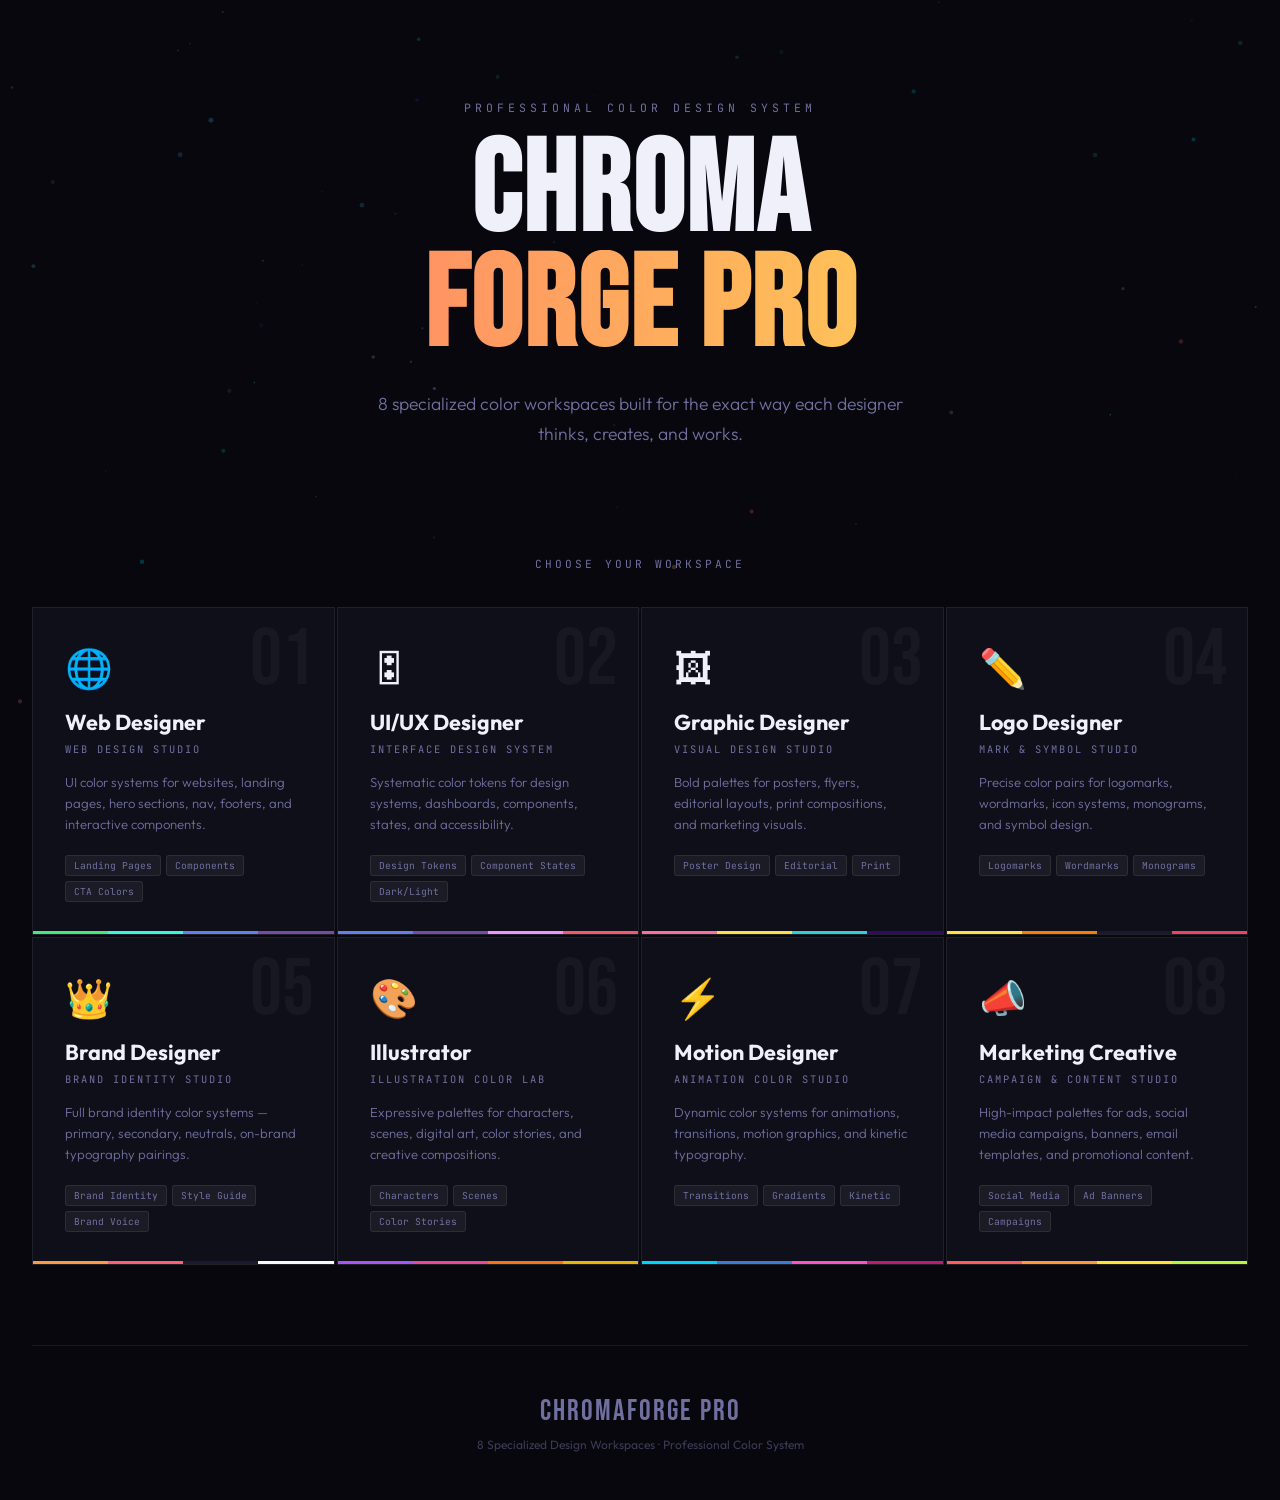
<file: chromaforge/index.html>
<!DOCTYPE html>
<html lang="en">
<head>
<meta charset="UTF-8">
<meta name="viewport" content="width=device-width, initial-scale=1.0">
<title>ChromaForge Pro — Design Color Workspaces</title>
<link href="https://fonts.googleapis.com/css2?family=Bebas+Neue&family=Outfit:wght@300;400;500;600;700&family=JetBrains+Mono:wght@400;500&display=swap" rel="stylesheet">
<link rel="stylesheet" href="css/index.css">
</head>
<body>

<canvas id="bg"></canvas>

<div class="wrap">
  <div class="hero">
    <div class="hero-eyebrow">Professional Color Design System</div>
    <h1 class="hero-title">
      <span class="line1">CHROMA</span>
      <span class="line2">FORGE PRO</span>
    </h1>
    <p class="hero-sub">8 specialized color workspaces built for the exact way each designer thinks, creates, and works.</p>
  </div>

  <div class="grid-label">Choose Your Workspace</div>

  <div class="workspaces-grid">

    <a href="web-designer.html" class="ws-card" style="--card-grad:linear-gradient(135deg,rgba(67,233,123,0.08),transparent)">
      <div class="ws-num">01</div>
      <span class="ws-icon">🌐</span>
      <div class="ws-title">Web Designer</div>
      <div class="ws-role">Web Design Studio</div>
      <div class="ws-desc">UI color systems for websites, landing pages, hero sections, nav, footers, and interactive components.</div>
      <div class="ws-tags"><span class="ws-tag">Landing Pages</span><span class="ws-tag">Components</span><span class="ws-tag">CTA Colors</span></div>
      <div class="ws-arrow">→</div>
      <div class="ws-colors">
        <div class="ws-color-strip" style="background:#43e97b"></div>
        <div class="ws-color-strip" style="background:#38f9d7"></div>
        <div class="ws-color-strip" style="background:#667eea"></div>
        <div class="ws-color-strip" style="background:#764ba2"></div>
      </div>
    </a>

    <a href="uiux-designer.html" class="ws-card" style="--card-grad:linear-gradient(135deg,rgba(102,126,234,0.1),transparent)">
      <div class="ws-num">02</div>
      <span class="ws-icon">🎛</span>
      <div class="ws-title">UI/UX Designer</div>
      <div class="ws-role">Interface Design System</div>
      <div class="ws-desc">Systematic color tokens for design systems, dashboards, components, states, and accessibility.</div>
      <div class="ws-tags"><span class="ws-tag">Design Tokens</span><span class="ws-tag">Component States</span><span class="ws-tag">Dark/Light</span></div>
      <div class="ws-arrow">→</div>
      <div class="ws-colors">
        <div class="ws-color-strip" style="background:#667eea"></div>
        <div class="ws-color-strip" style="background:#764ba2"></div>
        <div class="ws-color-strip" style="background:#f093fb"></div>
        <div class="ws-color-strip" style="background:#f5576c"></div>
      </div>
    </a>

    <a href="graphic-designer.html" class="ws-card" style="--card-grad:linear-gradient(135deg,rgba(250,112,154,0.1),transparent)">
      <div class="ws-num">03</div>
      <span class="ws-icon">🖼</span>
      <div class="ws-title">Graphic Designer</div>
      <div class="ws-role">Visual Design Studio</div>
      <div class="ws-desc">Bold palettes for posters, flyers, editorial layouts, print compositions, and marketing visuals.</div>
      <div class="ws-tags"><span class="ws-tag">Poster Design</span><span class="ws-tag">Editorial</span><span class="ws-tag">Print</span></div>
      <div class="ws-arrow">→</div>
      <div class="ws-colors">
        <div class="ws-color-strip" style="background:#fa709a"></div>
        <div class="ws-color-strip" style="background:#fee140"></div>
        <div class="ws-color-strip" style="background:#30cfd0"></div>
        <div class="ws-color-strip" style="background:#330867"></div>
      </div>
    </a>

    <a href="logo-designer.html" class="ws-card" style="--card-grad:linear-gradient(135deg,rgba(254,225,64,0.08),transparent)">
      <div class="ws-num">04</div>
      <span class="ws-icon">✏️</span>
      <div class="ws-title">Logo Designer</div>
      <div class="ws-role">Mark & Symbol Studio</div>
      <div class="ws-desc">Precise color pairs for logomarks, wordmarks, icon systems, monograms, and symbol design.</div>
      <div class="ws-tags"><span class="ws-tag">Logomarks</span><span class="ws-tag">Wordmarks</span><span class="ws-tag">Monograms</span></div>
      <div class="ws-arrow">→</div>
      <div class="ws-colors">
        <div class="ws-color-strip" style="background:#fee140"></div>
        <div class="ws-color-strip" style="background:#f77f00"></div>
        <div class="ws-color-strip" style="background:#1a1a2e"></div>
        <div class="ws-color-strip" style="background:#e94560"></div>
      </div>
    </a>

    <a href="brand-designer.html" class="ws-card" style="--card-grad:linear-gradient(135deg,rgba(255,154,68,0.08),transparent)">
      <div class="ws-num">05</div>
      <span class="ws-icon">👑</span>
      <div class="ws-title">Brand Designer</div>
      <div class="ws-role">Brand Identity Studio</div>
      <div class="ws-desc">Full brand identity color systems — primary, secondary, neutrals, on-brand typography pairings.</div>
      <div class="ws-tags"><span class="ws-tag">Brand Identity</span><span class="ws-tag">Style Guide</span><span class="ws-tag">Brand Voice</span></div>
      <div class="ws-arrow">→</div>
      <div class="ws-colors">
        <div class="ws-color-strip" style="background:#ff9a44"></div>
        <div class="ws-color-strip" style="background:#fc6076"></div>
        <div class="ws-color-strip" style="background:#1a1a2e"></div>
        <div class="ws-color-strip" style="background:#f8f8f8"></div>
      </div>
    </a>

    <a href="illustrator.html" class="ws-card" style="--card-grad:linear-gradient(135deg,rgba(72,239,128,0.07),rgba(168,85,247,0.07),transparent)">
      <div class="ws-num">06</div>
      <span class="ws-icon">🎨</span>
      <div class="ws-title">Illustrator</div>
      <div class="ws-role">Illustration Color Lab</div>
      <div class="ws-desc">Expressive palettes for characters, scenes, digital art, color stories, and creative compositions.</div>
      <div class="ws-tags"><span class="ws-tag">Characters</span><span class="ws-tag">Scenes</span><span class="ws-tag">Color Stories</span></div>
      <div class="ws-arrow">→</div>
      <div class="ws-colors">
        <div class="ws-color-strip" style="background:#a855f7"></div>
        <div class="ws-color-strip" style="background:#ec4899"></div>
        <div class="ws-color-strip" style="background:#f97316"></div>
        <div class="ws-color-strip" style="background:#eab308"></div>
      </div>
    </a>

    <a href="motion-designer.html" class="ws-card" style="--card-grad:linear-gradient(135deg,rgba(0,210,255,0.08),transparent)">
      <div class="ws-num">07</div>
      <span class="ws-icon">⚡</span>
      <div class="ws-title">Motion Designer</div>
      <div class="ws-role">Animation Color Studio</div>
      <div class="ws-desc">Dynamic color systems for animations, transitions, motion graphics, and kinetic typography.</div>
      <div class="ws-tags"><span class="ws-tag">Transitions</span><span class="ws-tag">Gradients</span><span class="ws-tag">Kinetic</span></div>
      <div class="ws-arrow">→</div>
      <div class="ws-colors">
        <div class="ws-color-strip" style="background:#00d2ff"></div>
        <div class="ws-color-strip" style="background:#3a7bd5"></div>
        <div class="ws-color-strip" style="background:#f953c6"></div>
        <div class="ws-color-strip" style="background:#b91d73"></div>
      </div>
    </a>

    <a href="marketing-creative.html" class="ws-card" style="--card-grad:linear-gradient(135deg,rgba(255,93,93,0.08),transparent)">
      <div class="ws-num">08</div>
      <span class="ws-icon">📣</span>
      <div class="ws-title">Marketing Creative</div>
      <div class="ws-role">Campaign & Content Studio</div>
      <div class="ws-desc">High-impact palettes for ads, social media campaigns, banners, email templates, and promotional content.</div>
      <div class="ws-tags"><span class="ws-tag">Social Media</span><span class="ws-tag">Ad Banners</span><span class="ws-tag">Campaigns</span></div>
      <div class="ws-arrow">→</div>
      <div class="ws-colors">
        <div class="ws-color-strip" style="background:#ff5d5d"></div>
        <div class="ws-color-strip" style="background:#ff9a3c"></div>
        <div class="ws-color-strip" style="background:#ffe234"></div>
        <div class="ws-color-strip" style="background:#b4f73c"></div>
      </div>
    </a>

  </div>

  <footer>
    <div class="footer-logo">CHROMAFORGE PRO</div>
    <div class="footer-sub">8 Specialized Design Workspaces · Professional Color System</div>
  </footer>
</div>

<script defer src="js/index.js"></script>
</body>
</html>
</file>
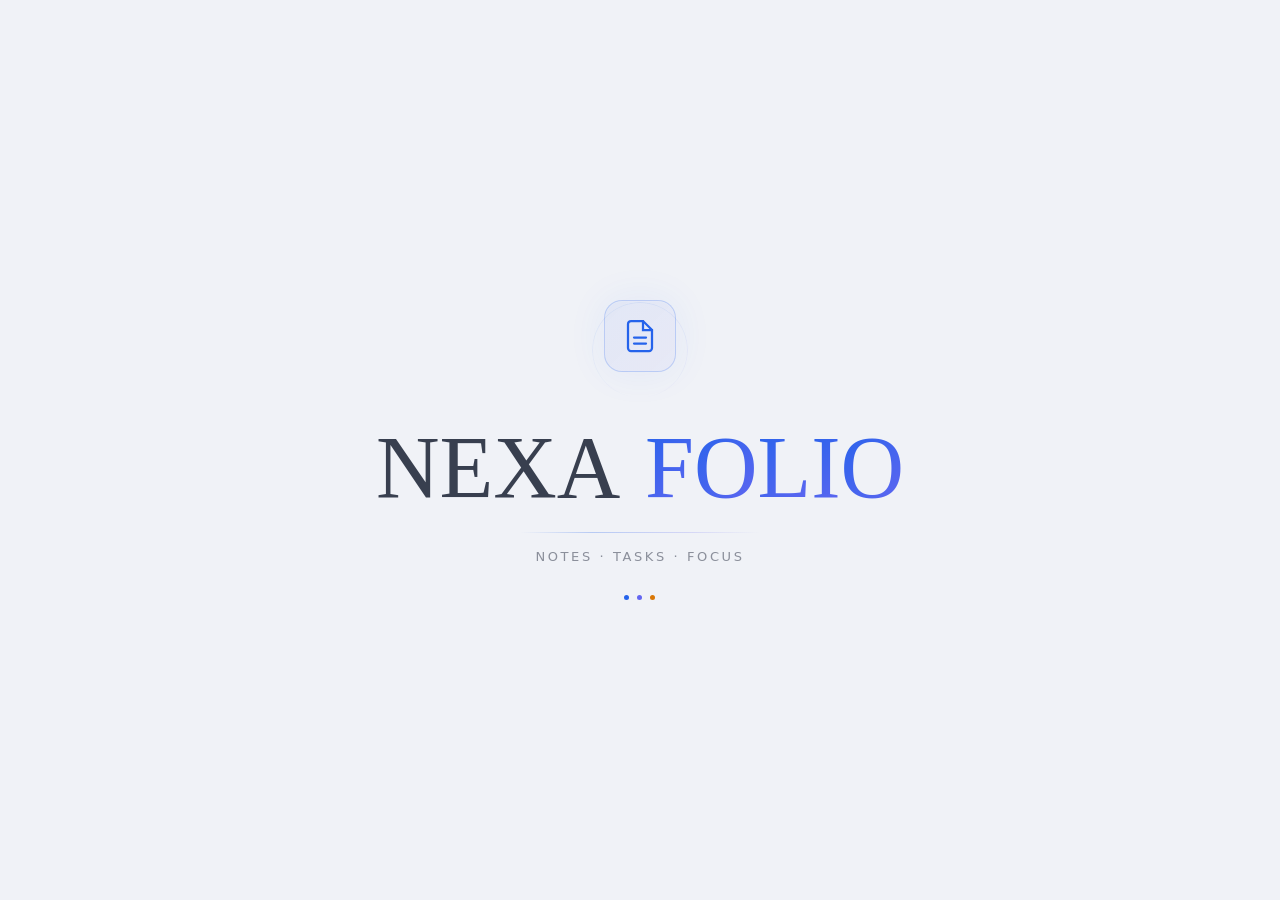
<file: nexa folio ultra/index.html>
<!DOCTYPE html>
<html lang="en">
<head>
<meta charset="UTF-8"/>
<meta name="viewport" content="width=device-width, initial-scale=1.0, viewport-fit=cover"/>
<title>Nexa Folio Ultra V1.0 - Offline Notes and Tasks</title>
<link rel="manifest" href="manifest.json"/>
<meta name="theme-color" content="#f0f2f7"/>
<link rel="apple-touch-icon" href="icon-192.png"/>
<link rel="icon" type="image/png" sizes="192x192" href="icon-192.png"/>
<link rel="icon" type="image/png" sizes="512x512" href="icon-512.png"/>
<link rel="icon" type="image/svg+xml" href="favicon.svg"/>
<meta name="description" content="Nexa Folio Ultra V1.0 offline notes and tasks workspace with local storage, settings, themes, manifest, icons, and service worker support."/>
<script defer src="js/app.js"></script>
<link rel="stylesheet" href="css/style.css">


</head>
<body>

<div class="orb orb1"></div><div class="orb orb2"></div><div class="orb orb3"></div>
<div class="bgrid"></div>

<!-- Mobile overlay -->
<div id="sidebarOverlay" onclick="closeSidebar()"></div>

<!-- Hamburger -->
<button id="hamburger" onclick="toggleSidebar()" aria-label="Toggle menu">
  <span></span><span></span><span></span>
</button>

<!-- Curtain -->
<div id="curtain">
  <div class="crt-aura"></div><div class="crt-aura"></div>
  <div class="crt">
    <div style="position:relative;display:flex;align-items:center;justify-content:center;margin-bottom:24px">
      <div class="crt-ring"></div>
      <div class="crt-icon"><div class="crt-icon-inner">
        <svg width="36" height="36" viewBox="0 0 24 24" fill="none" stroke="var(--g)" stroke-width="1.5" stroke-linecap="round">
          <path d="M14 2H6a2 2 0 00-2 2v16a2 2 0 002 2h12a2 2 0 002-2V8z"/>
          <polyline points="14 2 14 8 20 8"/>
          <line x1="16" y1="13" x2="8" y2="13"/>
          <line x1="16" y1="17" x2="8" y2="17"/>
        </svg>
      </div></div>
    </div>
    <div class="crt-word">
      <span class="crt-letter" style="animation-delay:0.4s;color:var(--txt2);-webkit-text-fill-color:var(--txt2)">N</span><span class="crt-letter" style="animation-delay:0.52s;color:var(--txt2);-webkit-text-fill-color:var(--txt2)">E</span><span class="crt-letter" style="animation-delay:0.64s;color:var(--txt2);-webkit-text-fill-color:var(--txt2)">X</span><span class="crt-letter" style="animation-delay:0.76s;color:var(--txt2);-webkit-text-fill-color:var(--txt2)">A</span><span style="display:inline-block;width:0.28em"></span><span class="crt-letter accent" style="animation-delay:0.92s">F</span><span class="crt-letter accent" style="animation-delay:1.04s">O</span><span class="crt-letter accent" style="animation-delay:1.16s">L</span><span class="crt-letter accent" style="animation-delay:1.28s">I</span><span class="crt-letter accent" style="animation-delay:1.4s">O</span>
    </div>
    <div class="crt-line" style="width:min(240px,70vw);height:1px;background:linear-gradient(90deg,transparent,var(--gb-accent1) 30%,var(--gb-accent2) 70%,transparent);margin:12px auto 14px;opacity:0;animation:ctSubIn 0.5s ease 1.7s forwards"></div>
    <div class="crt-sub">Notes · Tasks · Focus</div>
    <div class="crt-dots"><div class="crt-dot"></div><div class="crt-dot"></div><div class="crt-dot"></div></div>
  </div>
</div>

<!-- Theme Switcher -->
<!-- Desktop Settings Button (PC only — replaces old theme switcher) -->
<div id="desktopSettingsBtn">
  <button class="desktop-settings-btn" id="desktopSettingsToggle" onclick="toggleDesktopSettings()" title="Settings" aria-label="Open Settings">
    <svg width="18" height="18" viewBox="0 0 24 24" fill="none" stroke="currentColor" stroke-width="1.8" stroke-linecap="round" stroke-linejoin="round" style="position:relative;z-index:1">
      <circle cx="12" cy="12" r="3"/>
      <path d="M19.4 15a1.65 1.65 0 00.33 1.82l.06.06a2 2 0 010 2.83 2 2 0 01-2.83 0l-.06-.06a1.65 1.65 0 00-1.82-.33 1.65 1.65 0 00-1 1.51V21a2 2 0 01-4 0v-.09A1.65 1.65 0 009 19.4a1.65 1.65 0 00-1.82.33l-.06.06a2 2 0 01-2.83 0 2 2 0 010-2.83l.06-.06A1.65 1.65 0 004.68 15a1.65 1.65 0 00-1.51-1H3a2 2 0 010-4h.09A1.65 1.65 0 004.6 9a1.65 1.65 0 00-.33-1.82l-.06-.06a2 2 0 010-2.83 2 2 0 012.83 0l.06.06A1.65 1.65 0 009 4.68a1.65 1.65 0 001-1.51V3a2 2 0 014 0v.09a1.65 1.65 0 001 1.51 1.65 1.65 0 001.82-.33l.06-.06a2 2 0 012.83 0 2 2 0 010 2.83l-.06.06A1.65 1.65 0 0019.4 9a1.65 1.65 0 001.51 1H21a2 2 0 010 4h-.09a1.65 1.65 0 00-1.51 1z"/>
    </svg>
  </button>
</div>

<!-- Desktop Settings Overlay -->
<div id="desktopSettingsOverlay" onclick="closeDesktopSettings()"></div>

<!-- SIDEBAR -->
<aside id="sidebar">
  <div class="sidebar-head">
    <div class="drawer-head-row">
      <button id="drawerBackBtn" class="drawer-back-btn" onclick="closeSidebar()" aria-label="Back" title="Back">
        <svg width="18" height="18" viewBox="0 0 24 24" fill="none" stroke="currentColor" stroke-width="2.4" stroke-linecap="round" stroke-linejoin="round">
          <polyline points="15 18 9 12 15 6"/>
        </svg>
      </button>
      <div class="drawer-brand">
        <div class="folio-logo-icon" id="mobileLogoIconBox" aria-hidden="true">
          <svg id="mobileLogoIconNotes" width="18" height="18" viewBox="0 0 24 24" fill="none" stroke="var(--g)" stroke-width="1.6" stroke-linecap="round">
            <path d="M14 2H6a2 2 0 00-2 2v16a2 2 0 002 2h12a2 2 0 002-2V8z"/><polyline points="14 2 14 8 20 8"/>
          </svg>
          <svg id="mobileLogoIconTasks" width="18" height="18" viewBox="0 0 24 24" fill="none" stroke="var(--g)" stroke-width="1.6" stroke-linecap="round" style="display:none;position:absolute">
            <polyline points="9 11 12 14 22 4"/><path d="M21 12v7a2 2 0 01-2 2H5a2 2 0 01-2-2V5a2 2 0 012-2h11"/>
          </svg>
        </div>
        <div class="drawer-title">FOL<span class="accent">IO</span><span class="tagline">Workspace</span></div>
      </div>
      <div class="drawer-spacer" aria-hidden="true"></div>
    </div>
    <div class="folio-logo-wrap">
      <div class="folio-logo-hero">
        <div class="folio-logo-icon" id="logoIconBox">
          <!-- Notes icon (default) -->
          <svg id="logoIconNotes" width="22" height="22" viewBox="0 0 24 24" fill="none" stroke="var(--g)" stroke-width="1.5" stroke-linecap="round">
            <path d="M14 2H6a2 2 0 00-2 2v16a2 2 0 002 2h12a2 2 0 002-2V8z"/><polyline points="14 2 14 8 20 8"/><line x1="16" y1="13" x2="8" y2="13"/><line x1="16" y1="17" x2="8" y2="17"/>
          </svg>
          <!-- Tasks icon (hidden by default) -->
          <svg id="logoIconTasks" width="22" height="22" viewBox="0 0 24 24" fill="none" stroke="var(--g)" stroke-width="1.5" stroke-linecap="round" style="display:none;position:absolute">
            <polyline points="9 11 12 14 22 4"/><path d="M21 12v7a2 2 0 01-2 2H5a2 2 0 01-2-2V5a2 2 0 012-2h11"/>
          </svg>
        </div>
        <div class="app-name">FOL<span class="accent">IO</span><span class="tagline">Workspace</span></div>
      </div>
    </div>
    <div id="sidebarTimeDisplay" class="sidebar-time-display" style="display:none">
      <div class="sidebar-time-flag" id="sidebarTimeFlag">
        <svg class="globe-svg" width="38" height="38" viewBox="0 0 100 100" xmlns="http://www.w3.org/2000/svg">
          <defs>
            <filter id="gGlow" x="-40%" y="-40%" width="180%" height="180%" color-interpolation-filters="sRGB">
              <feGaussianBlur stdDeviation="2.2" result="blur"/>
              <feMerge><feMergeNode in="blur"/><feMergeNode in="SourceGraphic"/></feMerge>
            </filter>
          </defs>

          <!-- Layer 0: Pulsing aura ring outside globe -->
          <circle class="globe-aura" cx="50" cy="50" r="24"/>

          <!-- Layer 1: Orbit ring 1 — tilted -20deg -->
          <ellipse class="orbit orbit-1" cx="50" cy="50" rx="34" ry="10" transform="rotate(-18 50 50)"/>

          <!-- Layer 2: Orbit ring 2 — tilted 52deg (cross-orbit) -->
          <ellipse class="orbit orbit-2" cx="50" cy="50" rx="31" ry="8" transform="rotate(52 50 50)"/>

          <!-- Layer 3: Globe body — latitude + longitude grid lines -->
          <circle class="globe-core" cx="50" cy="50" r="21"/>
          <!-- Equator -->
          <ellipse class="lat-line lat-eq" cx="50" cy="50" rx="21" ry="7"/>
          <!-- Upper latitude -->
          <ellipse class="lat-line lat-up" cx="50" cy="38" rx="16.5" ry="5.2"/>
          <!-- Lower latitude -->
          <ellipse class="lat-line lat-dn" cx="50" cy="62" rx="16.5" ry="5.2"/>
          <!-- Central longitude line -->
          <ellipse class="lng-line" cx="50" cy="50" rx="7" ry="21"/>

          <!-- Layer 4: Orbiting particles -->
          <!-- Particle 1 — on orbit ring 1 plane -->
          <g class="p-wrap p-wrap-1">
            <circle class="particle" cx="84" cy="50" r="2.2"/>
          </g>
          <!-- Particle 2 — on orbit ring 2 plane, counter-rotates -->
          <g class="p-wrap p-wrap-2">
            <circle class="particle" cx="50" cy="19" r="1.7"/>
          </g>
          <!-- Particle 3 — faint trailing dot -->
          <g class="p-wrap p-wrap-3">
            <circle class="particle" cx="18" cy="50" r="1.3" opacity="0.55"/>
          </g>
        </svg>
      </div>
      <div style="flex:1;display:flex;flex-direction:column;gap:2px;min-width:0">
        <div class="sidebar-time-text" id="sidebarTimeText">--:-- --</div>
        <div class="sidebar-time-zone" id="sidebarTimeZone">Loading...</div>
        <div class="sidebar-time-country" id="sidebarTimeCountry" style="display:none"></div>
      </div>
    </div>
    <div class="sec-nav">
      <button class="sec-btn active" id="secNotes" onclick="switchSection('notes')">
        <svg width="13" height="13" viewBox="0 0 24 24" fill="none" stroke="currentColor" stroke-width="2" stroke-linecap="round"><path d="M14 2H6a2 2 0 00-2 2v16a2 2 0 002 2h12a2 2 0 002-2V8z"/><polyline points="14 2 14 8 20 8"/></svg>
        Notes
      </button>
      <button class="sec-btn" id="secTasks" onclick="switchSection('tasks')">
        <svg width="13" height="13" viewBox="0 0 24 24" fill="none" stroke="currentColor" stroke-width="2" stroke-linecap="round"><polyline points="9 11 12 14 22 4"/><path d="M21 12v7a2 2 0 01-2 2H5a2 2 0 01-2-2V5a2 2 0 012-2h11"/></svg>
        Tasks
        <span class="sec-badge" id="taskBadge">0</span>
      </button>
    </div>
  </div>

  <!-- Notes sidebar panel -->
  <div id="notesSidePanel">
    <div class="sidebar-section-label">Notes</div>
    <button class="new-btn" onclick="newNote();closeSidebar()">
      <svg width="12" height="12" viewBox="0 0 24 24" fill="none" stroke="currentColor" stroke-width="2.5" stroke-linecap="round"><line x1="12" y1="5" x2="12" y2="19"/><line x1="5" y1="12" x2="19" y2="12"/></svg>
      New Note
    </button>
    <div class="search-wrap" style="margin-top:12px">
      <input class="search-input" type="text" placeholder="Search notes…" oninput="filterNotes(this.value)"/>
    </div>
    <div class="notes-list" id="notesList"></div>
  </div>

  <!-- Tasks sidebar panel -->
  <div id="tasksSidePanel">
    <div class="task-sidebar-inner">
      <div class="sidebar-section-label">Tasks</div>
      <button class="new-btn" onclick="openModal()">
        <svg width="12" height="12" viewBox="0 0 24 24" fill="none" stroke="currentColor" stroke-width="2.5" stroke-linecap="round"><line x1="12" y1="5" x2="12" y2="19"/><line x1="5" y1="12" x2="19" y2="12"/></svg>
        New Task
      </button>
      <div class="mobile-task-controls" style="display:none;margin-top:8px">
        <button class="mobile-task-btn active" id="mTaskListBtn" onclick="setView('list');closeSidebar()">
          <svg width="11" height="11" viewBox="0 0 24 24" fill="none" stroke="currentColor" stroke-width="2.5" stroke-linecap="round"><line x1="8" y1="6" x2="21" y2="6"/><line x1="8" y1="12" x2="21" y2="12"/><line x1="8" y1="18" x2="21" y2="18"/><line x1="3" y1="6" x2="3.01" y2="6"/><line x1="3" y1="12" x2="3.01" y2="12"/><line x1="3" y1="18" x2="3.01" y2="18"/></svg>
          List
        </button>
        <button class="mobile-task-btn" id="mTaskBoardBtn" onclick="setView('kanban');closeSidebar()">
          <svg width="11" height="11" viewBox="0 0 24 24" fill="none" stroke="currentColor" stroke-width="2.5" stroke-linecap="round"><rect x="3" y="3" width="5" height="18" rx="1"/><rect x="10" y="3" width="5" height="11" rx="1"/><rect x="17" y="3" width="5" height="15" rx="1"/></svg>
          Board
        </button>
      </div>
      <div class="ts-filter-scroll" style="margin-top:12px">
        <div class="ts-section-label">Filter</div>
        <div class="ts-filter-list">
          <div class="ts-filter" onclick="setTaskFilter('all',this)">
            <svg width="14" height="14" viewBox="0 0 24 24" fill="none" stroke="currentColor" stroke-width="2" stroke-linecap="round"><rect x="3" y="3" width="7" height="7"/><rect x="14" y="3" width="7" height="7"/><rect x="3" y="14" width="7" height="7"/><rect x="14" y="14" width="7" height="7"/></svg>
            All Tasks
            <span class="ts-filter-count" id="fc-all">0</span>
          </div>
          <div class="ts-filter" onclick="setTaskFilter('today',this)">
            <svg width="14" height="14" viewBox="0 0 24 24" fill="none" stroke="currentColor" stroke-width="2" stroke-linecap="round"><rect x="3" y="4" width="18" height="18" rx="2"/><line x1="16" y1="2" x2="16" y2="6"/><line x1="8" y1="2" x2="8" y2="6"/><line x1="3" y1="10" x2="21" y2="10"/></svg>
            Today
            <span class="ts-filter-count" id="fc-today">0</span>
          </div>
          <div class="ts-filter" onclick="setTaskFilter('upcoming',this)">
            <svg width="14" height="14" viewBox="0 0 24 24" fill="none" stroke="currentColor" stroke-width="2" stroke-linecap="round"><circle cx="12" cy="12" r="10"/><polyline points="12 6 12 12 16 14"/></svg>
            Upcoming
            <span class="ts-filter-count" id="fc-upcoming">0</span>
          </div>
          <div class="ts-filter" onclick="setTaskFilter('done',this)">
            <svg width="14" height="14" viewBox="0 0 24 24" fill="none" stroke="currentColor" stroke-width="2" stroke-linecap="round"><polyline points="20 6 9 17 4 12"/></svg>
            Completed
            <span class="ts-filter-count" id="fc-done">0</span>
          </div>
          <div class="ts-filter overdue-tab" onclick="setTaskFilter('overdue',this)">
            <svg width="14" height="14" viewBox="0 0 24 24" fill="none" stroke="currentColor" stroke-width="2" stroke-linecap="round"><circle cx="12" cy="12" r="10"/><line x1="12" y1="8" x2="12" y2="12"/><line x1="12" y1="16" x2="12.01" y2="16"/></svg>
            Overdue
            <span class="ts-filter-count" id="fc-overdue">0</span>
          </div>
        </div>
        <div class="ts-divider"></div>
        <div class="ts-section-label">Priority</div>
        <div class="ts-filter-list">
          <div class="ts-filter" onclick="setTaskFilter('high',this)">
            <div class="ts-prio-dot" style="background:#f85149;box-shadow:0 0 6px #f8514960"></div>
            High Priority
            <span class="ts-filter-count" id="fc-high">0</span>
          </div>
          <div class="ts-filter" onclick="setTaskFilter('medium',this)">
            <div class="ts-prio-dot" style="background:#f0c133;box-shadow:0 0 6px #f0c13360"></div>
            Medium
            <span class="ts-filter-count" id="fc-medium">0</span>
          </div>
          <div class="ts-filter" onclick="setTaskFilter('low',this)">
            <div class="ts-prio-dot" style="background:#00c97a;box-shadow:0 0 6px #00c97a60"></div>
            Low
            <span class="ts-filter-count" id="fc-low">0</span>
          </div>
        </div>
      </div>
    </div>
  </div>
</aside>

<!-- MAIN -->
<main>
  <!-- Home main -->
  <div id="homeMain" class="home-main">
    <div class="home-header">
      <div class="home-title">FOL<span class="home-accent">IO</span><span class="home-tagline">Workspace</span></div>
      <div class="home-greet-bar" id="homeGreetBar">
        <span class="home-greet-dot"></span>
        <span class="home-greet-date" id="homeGreetDate">—</span>
      </div>
      <div class="home-greet" id="homeGreetMsg">—</div>
    </div>
    <div class="home-cards">
      <div class="home-card">
        <div class="home-card-icon">
          <svg width="14" height="14" viewBox="0 0 24 24" fill="none" stroke="currentColor" stroke-width="2.2" stroke-linecap="round" stroke-linejoin="round"><path d="M14 2H6a2 2 0 0 0-2 2v16a2 2 0 0 0 2 2h12a2 2 0 0 0 2-2V8z"/><polyline points="14 2 14 8 20 8"/></svg>
        </div>
        <div class="home-card-body">
          <div class="home-card-value" id="homeNotesCount">0</div>
          <div class="home-card-label">Notes</div>
        </div>
      </div>
      <div class="home-card">
        <div class="home-card-icon">
          <svg width="14" height="14" viewBox="0 0 24 24" fill="none" stroke="currentColor" stroke-width="2.2" stroke-linecap="round" stroke-linejoin="round"><polyline points="9 11 12 14 22 4"/><path d="M21 12v7a2 2 0 0 1-2 2H5a2 2 0 0 1-2-2V5a2 2 0 0 1 2-2h11"/></svg>
        </div>
        <div class="home-card-body">
          <div class="home-card-value" id="homeTasksCount">0</div>
          <div class="home-card-label">Tasks</div>
        </div>
      </div>
      <div class="home-card">
        <div class="home-card-icon" style="color:var(--am)">
          <svg width="14" height="14" viewBox="0 0 24 24" fill="none" stroke="currentColor" stroke-width="2.2" stroke-linecap="round" stroke-linejoin="round"><circle cx="12" cy="12" r="10"/><polyline points="12 6 12 12 16 14"/></svg>
        </div>
        <div class="home-card-body">
          <div class="home-card-value" id="homePendingCount">0</div>
          <div class="home-card-label">Pending Tasks</div>
        </div>
      </div>
      <div class="home-card">
        <div class="home-card-icon" style="color:#4ade80;border-color:rgba(74,222,128,0.2);background:rgba(74,222,128,0.06)">
          <svg width="14" height="14" viewBox="0 0 24 24" fill="none" stroke="currentColor" stroke-width="2.2" stroke-linecap="round" stroke-linejoin="round"><path d="M22 11.08V12a10 10 0 1 1-5.93-9.14"/><polyline points="22 4 12 14.01 9 11.01"/></svg>
        </div>
        <div class="home-card-body">
          <div class="home-card-value" id="homeCompletedCount">0</div>
          <div class="home-card-label">Completed</div>
        </div>
      </div>
    </div>
    <div class="home-actions">
      <button class="home-action-btn" onclick="switchSection('notes')">
        <svg width="15" height="15" viewBox="0 0 24 24" fill="none" stroke="currentColor" stroke-width="2.2" stroke-linecap="round" stroke-linejoin="round"><path d="M14 2H6a2 2 0 0 0-2 2v16a2 2 0 0 0 2 2h12a2 2 0 0 0 2-2V8z"/><polyline points="14 2 14 8 20 8"/><line x1="16" y1="13" x2="8" y2="13"/><line x1="16" y1="17" x2="8" y2="17"/><polyline points="10 9 9 9 8 9"/></svg>
        Open Notes
      </button>
      <button class="home-action-btn" onclick="switchSection('tasks')">
        <svg width="15" height="15" viewBox="0 0 24 24" fill="none" stroke="currentColor" stroke-width="2.2" stroke-linecap="round" stroke-linejoin="round"><polyline points="9 11 12 14 22 4"/><path d="M21 12v7a2 2 0 0 1-2 2H5a2 2 0 0 1-2-2V5a2 2 0 0 1 2-2h11"/></svg>
        Open Tasks
      </button>
    </div>
    <div class="home-analytics-grid">
      <div class="home-analytics-card">
        <div class="home-analytics-title">Weekly Activity</div>
        <div class="home-chart" id="homeActivityChart"></div>
        <div class="home-chart-labels" id="homeActivityLabels"></div>
      </div>
      <div class="home-analytics-card home-pulse-card">
        <div class="home-analytics-title">Momentum Pulse</div>
        <div class="home-pulse-row">
          <div class="home-pulse-ring" id="homePulseRing" aria-hidden="true"></div>
          <div class="home-pulse-meta">
            <div class="home-pulse-score" id="homePulsePct">0%</div>
            <div class="home-pulse-sub" id="homePulseText">0 done · 0 pending</div>
          </div>
        </div>
        <div class="home-pulse-spark" id="homePulseSpark"></div>
      </div>
    </div>
  </div>

  <!-- Notes main -->
  <div id="notesMain">
    <button class="floating-icon-btn right" id="notesHomeBtn" onclick="switchSection('home')" aria-label="Exit to home" title="Exit to Home">
      <svg width="18" height="18" viewBox="0 0 24 24" fill="none" stroke="currentColor" stroke-width="2" stroke-linecap="round" stroke-linejoin="round">
        <path d="M3 9.5L12 3l9 6.5V20a1 1 0 0 1-1 1H4a1 1 0 0 1-1-1V9.5z"/>
        <path d="M9 21V12h6v9"/>
      </svg>
    </button>
    <div id="notesEditorWrap" style="display:none;flex-direction:column;flex:1;overflow:hidden;">
      <div class="toolbar" id="notesToolbar">
        <!-- Group 1: Text formatting -->
        <button class="tb-btn tb-tool" data-tool="bold" title="Bold (Ctrl+B)" onclick="execFmt('bold')"><b>B</b></button>
        <button class="tb-btn tb-tool" data-tool="italic" title="Italic (Ctrl+I)" onclick="execFmt('italic')"><i>I</i></button>
        <button class="tb-btn tb-tool" data-tool="underline" title="Underline (Ctrl+U)" onclick="execFmt('underline')"><u>U</u></button>
        <button class="tb-btn tb-tool" data-tool="strike" title="Strikethrough" onclick="execFmt('strikeThrough')" style="text-decoration:line-through;font-size:13px;font-weight:700">S</button>
        <div class="tb-sep tb-tool" data-tool="sep1"></div>
        <!-- Group 2: Headings -->
        <button class="tb-btn tb-btn-sm tb-tool" data-tool="h1" title="Heading 1" onclick="execHeading('h1')" style="font-size:10px;font-weight:800;letter-spacing:.04em">H1</button>
        <button class="tb-btn tb-btn-sm tb-tool" data-tool="h2" title="Heading 2" onclick="execHeading('h2')" style="font-size:10px;font-weight:800;letter-spacing:.04em">H2</button>
        <div class="tb-sep tb-tool" data-tool="sep2"></div>
        <!-- Group 3: Lists -->
        <button class="tb-btn tb-tool" data-tool="ul" title="Bullet List" onclick="execFmt('insertUnorderedList')">
          <svg width="14" height="14" viewBox="0 0 24 24" fill="none" stroke="currentColor" stroke-width="2.3" stroke-linecap="round"><circle cx="4" cy="7" r="1.8" fill="currentColor" stroke="none"/><circle cx="4" cy="13" r="1.8" fill="currentColor" stroke="none"/><circle cx="4" cy="19" r="1.8" fill="currentColor" stroke="none"/><line x1="9" y1="7" x2="21" y2="7"/><line x1="9" y1="13" x2="21" y2="13"/><line x1="9" y1="19" x2="21" y2="19"/></svg>
        </button>
        <button class="tb-btn tb-tool" data-tool="ol" title="Numbered List" onclick="execFmt('insertOrderedList')">
          <svg width="14" height="14" viewBox="0 0 24 24" fill="none" stroke="currentColor" stroke-width="2.3" stroke-linecap="round"><line x1="10" y1="6" x2="21" y2="6"/><line x1="10" y1="12" x2="21" y2="12"/><line x1="10" y1="18" x2="21" y2="18"/><path d="M4 5h1v4" stroke-width="2"/><path d="M4 11h2v1.5L4 14h2" stroke-width="2"/><path d="M4 17h2v1H4v1h2" stroke-width="2"/></svg>
        </button>
        <div class="tb-sep tb-tool" data-tool="sep3"></div>
        <!-- Group 4: Highlight -->
        <div class="tb-highlight-wrap tb-tool" data-tool="highlight">
          <button class="tb-btn" id="tbHighlightBtn" title="Highlight Text" onclick="toggleHighlightPicker(event)">
            <svg width="14" height="14" viewBox="0 0 24 24" fill="none" stroke="currentColor" stroke-width="2.2" stroke-linecap="round"><path d="M15.5 2.1L20 6.5 8 18.5l-5 1 1-5L15.5 2.1z"/><line x1="3" y1="22" x2="21" y2="22"/><rect x="9" y="19" width="6" height="3" rx="1" fill="var(--hl-active,#fde68a)" stroke="none"/></svg>
          </button>
          <div class="tb-highlight-picker" id="tbHighlightPicker">
            <div class="hl-swatch" style="background:#fde68a" onclick="applyHighlight('#fde68a')" title="Yellow"></div>
            <div class="hl-swatch" style="background:#bbf7d0" onclick="applyHighlight('#bbf7d0')" title="Green"></div>
            <div class="hl-swatch" style="background:#bfdbfe" onclick="applyHighlight('#bfdbfe')" title="Blue"></div>
            <div class="hl-swatch" style="background:#fecaca" onclick="applyHighlight('#fecaca')" title="Pink"></div>
            <div class="hl-swatch" style="background:#e9d5ff" onclick="applyHighlight('#e9d5ff')" title="Purple"></div>
            <div class="hl-swatch hl-clear" onclick="applyHighlight(null)" title="Clear highlight">
              <svg width="9" height="9" viewBox="0 0 24 24" fill="none" stroke="rgba(255,255,255,0.6)" stroke-width="3" stroke-linecap="round"><line x1="18" y1="6" x2="6" y2="18"/><line x1="6" y1="6" x2="18" y2="18"/></svg>
            </div>
          </div>
        </div>
        <div class="tb-sep tb-tool" data-tool="sep4"></div>
        <!-- Group 5: Align -->
        <button class="tb-btn tb-tool" data-tool="alignLeft" title="Align Left" onclick="execFmt('justifyLeft')">
          <svg width="13" height="13" viewBox="0 0 24 24" fill="none" stroke="currentColor" stroke-width="2.3" stroke-linecap="round"><line x1="3" y1="5" x2="21" y2="5"/><line x1="3" y1="10" x2="15" y2="10"/><line x1="3" y1="15" x2="19" y2="15"/><line x1="3" y1="20" x2="12" y2="20"/></svg>
        </button>
        <button class="tb-btn tb-tool" data-tool="alignCenter" title="Center" onclick="execFmt('justifyCenter')">
          <svg width="13" height="13" viewBox="0 0 24 24" fill="none" stroke="currentColor" stroke-width="2.3" stroke-linecap="round"><line x1="3" y1="5" x2="21" y2="5"/><line x1="6" y1="10" x2="18" y2="10"/><line x1="4" y1="15" x2="20" y2="15"/><line x1="8" y1="20" x2="16" y2="20"/></svg>
        </button>
        <div class="tb-sep tb-tool" data-tool="sep5"></div>
        <!-- Group 6: Undo / Redo -->
        <button class="tb-btn tb-tool" data-tool="undo" title="Undo (Ctrl+Z)" onclick="execFmt('undo')">
          <svg width="14" height="14" viewBox="0 0 24 24" fill="none" stroke="currentColor" stroke-width="2.3" stroke-linecap="round" stroke-linejoin="round"><polyline points="1 4 1 10 7 10"/><path d="M3.51 15a9 9 0 1 0 .49-4.95"/></svg>
        </button>
        <button class="tb-btn tb-tool" data-tool="redo" title="Redo (Ctrl+Y)" onclick="execFmt('redo')">
          <svg width="14" height="14" viewBox="0 0 24 24" fill="none" stroke="currentColor" stroke-width="2.3" stroke-linecap="round" stroke-linejoin="round"><polyline points="23 4 23 10 17 10"/><path d="M20.49 15a9 9 0 1 1-.49-4.95"/></svg>
        </button>
        <div class="tb-sep tb-tool" data-tool="sep6"></div>
        <!-- Group 7: Power tools -->
        <button class="tb-btn tb-tool" data-tool="focus" id="tbFocusBtn" title="Focus Mode — distraction-free writing" onclick="toggleFocusMode()">
          <svg width="13" height="13" viewBox="0 0 24 24" fill="none" stroke="currentColor" stroke-width="2.3" stroke-linecap="round"><path d="M8 3H5a2 2 0 00-2 2v3m18 0V5a2 2 0 00-2-2h-3m0 18h3a2 2 0 002-2v-3M3 16v3a2 2 0 002 2h3"/></svg>
        </button>
        <button class="tb-btn tb-tool" data-tool="copy" title="Copy note to clipboard" onclick="copyNote()">
          <svg width="13" height="13" viewBox="0 0 24 24" fill="none" stroke="currentColor" stroke-width="2.3" stroke-linecap="round"><rect x="9" y="9" width="13" height="13" rx="2"/><path d="M5 15H4a2 2 0 01-2-2V4a2 2 0 012-2h9a2 2 0 012 2v1"/></svg>
        </button>
        <button class="tb-btn tb-tool" data-tool="export" title="Export as .txt file" onclick="exportNote()">
          <svg width="13" height="13" viewBox="0 0 24 24" fill="none" stroke="currentColor" stroke-width="2.3" stroke-linecap="round"><path d="M21 15v4a2 2 0 01-2 2H5a2 2 0 01-2-2v-4"/><polyline points="7 10 12 15 17 10"/><line x1="12" y1="15" x2="12" y2="3"/></svg>
        </button>
        <button class="tb-btn tb-tool" data-tool="wordcount" id="tbWordCountBtn" title="Toggle word count" onclick="toggleWordCount()">
          <svg width="14" height="14" viewBox="0 0 24 24" fill="none" stroke="currentColor" stroke-width="2.3" stroke-linecap="round"><path d="M4 7h16M4 12h10M4 17h6"/><circle cx="19" cy="17" r="3"/><path d="M21 14l-1 1"/></svg>
        </button>
        <div class="tb-sep tb-tool" data-tool="sep7"></div>
        <!-- Focus Timer -->
        <button class="tb-btn tb-tool" data-tool="rtltimer" id="tbRtlBtn" title="Start focus timer" onclick="tbRtlToggle()">
          <svg width="14" height="14" viewBox="0 0 24 24" fill="none" stroke="currentColor" stroke-width="2.2" stroke-linecap="round"><circle cx="12" cy="12" r="10"/><polyline points="12 6 12 12 16 14"/></svg>
        </button>

        <div class="tb-sep"></div>
        <!-- Tag + Delete (always visible) -->
        <select class="tag-select" id="tagSelect" onchange="handleTagSelect(this.value)">
          <option value="">No Tag</option>
          <option value="Personal">Personal</option>
          <option value="Work">Work</option>
          <option value="Ideas">Ideas</option>
          <option value="Important">Important</option>
          <option value="__other__">✦ Other…</option>
        </select>
        <button class="delete-btn" onclick="deleteNote()">Delete</button>
      </div>
      <!-- Other tag input (shown when "Other" selected) -->
      <div id="tagOtherWrap" style="display:none;padding:8px 36px 0;background:var(--card);border-bottom:1px solid var(--gb)">
        <div style="display:flex;gap:8px;align-items:center">
          <input class="modal-input" id="tagOtherInput" placeholder="Enter custom tag…" style="padding:7px 12px;max-width:220px" oninput="applyCustomTag()" />
          <button class="modal-cancel" style="padding:6px 12px;font-size:11px" onclick="clearCustomTag()">Clear</button>
        </div>
      </div>
      <!-- Timer bar lives here so it flows in the notes layout -->
      <div id="focusTimerBar" class="session-timer-bar" role="timer" aria-live="off">
        <div class="ftb-icon">
          <svg width="14" height="14" viewBox="0 0 24 24" fill="none" stroke="currentColor" stroke-width="2.2" stroke-linecap="round"><circle cx="12" cy="12" r="10"/><polyline points="12 6 12 12 16 14"/></svg>
        </div>
        <div class="ftb-meta">
          <span class="ftb-label">Focus Session</span>
          <span class="ftb-time rtl-time-display" id="rtlTimeDisplay">25:00</span>
        </div>
        <div class="ftb-progress-wrap">
          <div class="ftb-progress-track">
            <div class="ftb-progress-fill" id="ftbProgressFill"></div>
          </div>
          <div class="ftb-progress-label" id="ftbProgressLabel"></div>
        </div>
        <div class="ftb-controls">
          <button class="ftb-ctrl-btn" id="ftbPauseBtn" onclick="rtlTogglePause()" title="Pause / Resume" aria-label="Pause timer">
            <svg class="rtl-pause-icon" id="rtlPauseIcon" width="10" height="10" viewBox="0 0 24 24" fill="currentColor">
              <rect x="5" y="3" width="4" height="18" rx="1"/><rect x="15" y="3" width="4" height="18" rx="1"/>
            </svg>
          </button>
          <button class="ftb-ctrl-btn ftb-stop" onclick="rtlStop(true)" title="End session" aria-label="Stop session">
            <svg width="9" height="9" viewBox="0 0 24 24" fill="currentColor"><rect x="4" y="4" width="16" height="16" rx="2"/></svg>
          </button>
        </div>
      </div>
      <div class="editor-area">
        <input class="title-input" id="titleInput" placeholder="Note title…" oninput="saveNote()"/>
        <div class="date-row" id="dateRow"></div>
        <div id="bodyEditor" contenteditable="true" data-placeholder="Start writing… watch the letters glow ✦" spellcheck="true"></div>
      </div>
      <div class="char-count" id="charCount">0 characters</div>
    </div>
    <div id="notesEmptyState">
      <div class="empty-inner">
        <div class="empty-icon"><svg width="36" height="36" viewBox="0 0 24 24" fill="none" stroke="var(--g)" stroke-width="1.3" stroke-linecap="round"><path d="M14 2H6a2 2 0 00-2 2v16a2 2 0 002 2h12a2 2 0 002-2V8z"/><polyline points="14 2 14 8 20 8"/><line x1="16" y1="13" x2="8" y2="13"/><line x1="16" y1="17" x2="8" y2="17"/></svg></div>
        <p>Select or create a note</p>
      </div>
    </div>
  </div>

  <!-- Tasks main -->
  <div id="tasksMain">
    <button class="floating-icon-btn right" id="tasksExitBtn" onclick="switchSection('home')" aria-label="Exit to home" title="Exit to Home">
      <svg width="18" height="18" viewBox="0 0 24 24" fill="none" stroke="currentColor" stroke-width="2" stroke-linecap="round" stroke-linejoin="round">
        <path d="M3 9.5L12 3l9 6.5V20a1 1 0 0 1-1 1H4a1 1 0 0 1-1-1V9.5z"/>
        <path d="M9 21V12h6v9"/>
      </svg>
    </button>
    <!-- Tasks Focus Mode toolbar (mobile) — mirrors notes focus-toolbar -->
    <div id="tasksFocusExitPill">
      <svg width="18" height="18" viewBox="0 0 24 24" fill="none" stroke="var(--g)" stroke-width="1.5" stroke-linecap="round"><rect x="3" y="5" width="18" height="16" rx="2"/><polyline points="9 3 9 7"/><polyline points="15 3 15 7"/><line x1="9" y1="12" x2="15" y2="12"/><line x1="9" y1="16" x2="13" y2="16"/></svg>
      <span class="tfe-label">Focus Mode</span>
      <button class="tfe-btn" onclick="toggleTasksFocus()">
        <svg width="13" height="13" viewBox="0 0 24 24" fill="none" stroke="currentColor" stroke-width="2" stroke-linecap="round" stroke-linejoin="round"><polyline points="15 18 9 12 15 6"/></svg>
        Exit Focus
      </button>
    </div>
    <!-- Tasks Empty State -->
    <div id="tasksEmptyState" style="display:flex;flex-direction:column;flex:1;align-items:center;justify-content:center">
      <div class="empty-inner">
        <div class="empty-icon"><svg width="36" height="36" viewBox="0 0 24 24" fill="none" stroke="var(--g)" stroke-width="1.3" stroke-linecap="round"><rect x="3" y="5" width="18" height="16" rx="2"/><polyline points="9 3 9 7"/><polyline points="15 3 15 7"/><line x1="9" y1="12" x2="15" y2="12"/><line x1="9" y1="16" x2="13" y2="16"/></svg></div>
        <p>Select or create a task</p>
      </div>
    </div>

    <!-- Tasks Content (header + list) -->
    <div class="tm-header-wrap" id="tmHeaderWrap" style="display:none">
    <div class="tm-topbar">
      <div class="tm-title-area">
        <div class="tm-section-title" id="tmSectionTitle">All Tasks</div>
        <div class="tm-section-sub" id="tmSectionSub">0 tasks · 0 completed</div>
      </div>
      <!-- Mobile-only session timer button — left of Focus button -->
      <button class="mobile-timer-btn" id="mobileTimerBtn" onclick="tbTasksRtlToggle()" title="Start focus timer" aria-label="Toggle focus timer">
        <svg width="14" height="14" viewBox="0 0 24 24" fill="none" stroke="currentColor" stroke-width="2" stroke-linecap="round">
          <circle cx="12" cy="12" r="10"/><polyline points="12 6 12 12 16 14"/>
        </svg>
      </button>
      <!-- Tasks Focus Mode button — mobile only, visible on All Tasks filter -->
      <button class="tasks-focus-btn" id="tasksFocusBtn" onclick="toggleTasksFocus()" title="Focus Mode" aria-label="Toggle Focus Mode">
        <svg width="14" height="14" viewBox="0 0 24 24" fill="none" stroke="currentColor" stroke-width="2" stroke-linecap="round">
          <path d="M8 3H5a2 2 0 00-2 2v3m18 0V5a2 2 0 00-2-2h-3m0 18h3a2 2 0 002-2v-3M3 16v3a2 2 0 002 2h3"/>
        </svg>
      </button>
      <div class="tm-actions">
        <div class="tm-view-btns">
          <button class="tm-view-btn active" id="vList" onclick="setView('list')">
            <svg width="12" height="12" viewBox="0 0 24 24" fill="none" stroke="currentColor" stroke-width="2" stroke-linecap="round"><line x1="8" y1="6" x2="21" y2="6"/><line x1="8" y1="12" x2="21" y2="12"/><line x1="8" y1="18" x2="21" y2="18"/><line x1="3" y1="6" x2="3.01" y2="6"/><line x1="3" y1="12" x2="3.01" y2="12"/><line x1="3" y1="18" x2="3.01" y2="18"/></svg>
            List
          </button>
          <button class="tm-view-btn" id="vKanban" onclick="setView('kanban')">
            <svg width="12" height="12" viewBox="0 0 24 24" fill="none" stroke="currentColor" stroke-width="2" stroke-linecap="round"><rect x="3" y="3" width="5" height="18" rx="1"/><rect x="10" y="3" width="5" height="11" rx="1"/><rect x="17" y="3" width="5" height="15" rx="1"/></svg>
            Board
          </button>
        </div>
        <button class="tm-add-btn" onclick="openModal()">
          <svg width="12" height="12" viewBox="0 0 24 24" fill="none" stroke="currentColor" stroke-width="2.5" stroke-linecap="round"><line x1="12" y1="5" x2="12" y2="19"/><line x1="5" y1="12" x2="19" y2="12"/></svg>
          <span class="tm-add-label">Add Task</span>
        </button>
        <!-- Focus Session Timer toggle for Tasks -->
        <button class="tm-timer-btn" id="tmRtlBtn" title="Start focus timer" onclick="tbTasksRtlToggle()" style="display:flex;align-items:center;gap:5px;padding:5px 10px;border:1px solid var(--btn-border);background:var(--btn-bg);color:var(--txt3);border-radius:8px;cursor:pointer;font-size:11px;font-weight:600;font-family:'Inter',sans-serif;letter-spacing:.04em;transition:all .18s ease;flex-shrink:0">
          <svg width="13" height="13" viewBox="0 0 24 24" fill="none" stroke="currentColor" stroke-width="2.2" stroke-linecap="round"><circle cx="12" cy="12" r="10"/><polyline points="12 6 12 12 16 14"/></svg>
          <span id="tmRtlBtnLabel">Timer</span>
        </button>
      </div>
    </div>

    <!-- Focus Session Timer — sits under the main topbar when active -->
    <div id="tasksTimerBar" class="session-timer-bar" role="timer" aria-live="off">
      <div class="ftb-icon">
        <svg width="14" height="14" viewBox="0 0 24 24" fill="none" stroke="currentColor" stroke-width="2.2" stroke-linecap="round"><circle cx="12" cy="12" r="10"/><polyline points="12 6 12 12 16 14"/></svg>
      </div>
      <div class="ftb-meta">
        <span class="ftb-label">Focus Session</span>
        <span class="ftb-time rtl-time-display">25:00</span>
      </div>
      <div class="ftb-progress-wrap">
        <div class="ftb-progress-track">
          <div class="ftb-progress-fill"></div>
        </div>
        <div class="ftb-progress-label"></div>
      </div>
      <div class="ftb-controls">
        <button class="ftb-ctrl-btn" onclick="rtlTogglePause()" title="Pause / Resume" aria-label="Pause timer">
          <svg class="rtl-pause-icon" width="10" height="10" viewBox="0 0 24 24" fill="currentColor">
            <rect x="5" y="3" width="4" height="18" rx="1"/><rect x="15" y="3" width="4" height="18" rx="1"/>
          </svg>
        </button>
        <button class="ftb-ctrl-btn ftb-stop" onclick="rtlStop(true)" title="End session" aria-label="Stop session">
          <svg width="9" height="9" viewBox="0 0 24 24" fill="currentColor"><rect x="4" y="4" width="16" height="16" rx="2"/></svg>
        </button>
      </div>
    </div>

    <!-- Stats -->
    <div class="tm-stats" id="tmStatsBar">
      <div class="tm-stat">
        <div class="tm-stat-icon"><svg viewBox="0 0 24 24" fill="none" stroke="var(--g)" stroke-width="2" stroke-linecap="round"><circle cx="12" cy="12" r="10"/><polyline points="12 6 12 12 16 14"/></svg></div>
        <div><div class="tm-stat-val" id="statTotal">0</div><div class="tm-stat-lbl">Total</div></div>
      </div>
      <div class="tm-stat">
        <div class="tm-stat-icon"><svg viewBox="0 0 24 24" fill="none" stroke="var(--g)" stroke-width="2" stroke-linecap="round"><polyline points="20 6 9 17 4 12"/></svg></div>
        <div><div class="tm-stat-val" id="statDone">0</div><div class="tm-stat-lbl">Done</div></div>
      </div>
      <div class="tm-stat">
        <div class="tm-stat-icon"><svg viewBox="0 0 24 24" fill="none" stroke="#f85149" stroke-width="2" stroke-linecap="round"><path d="M10.29 3.86L1.82 18a2 2 0 001.71 3h16.94a2 2 0 001.71-3L13.71 3.86a2 2 0 00-3.42 0z"/><line x1="12" y1="9" x2="12" y2="13"/><line x1="12" y1="17" x2="12.01" y2="17"/></svg></div>
        <div><div class="tm-stat-val" id="statOverdue" style="color:#f87171">0</div><div class="tm-stat-lbl">Overdue</div></div>
      </div>
      <div class="tm-stat">
        <div class="tm-stat-icon"><svg viewBox="0 0 24 24" fill="none" stroke="#f0c133" stroke-width="2" stroke-linecap="round"><rect x="3" y="4" width="18" height="18" rx="2"/><line x1="16" y1="2" x2="16" y2="6"/><line x1="8" y1="2" x2="8" y2="6"/><line x1="3" y1="10" x2="21" y2="10"/></svg></div>
        <div><div class="tm-stat-val" id="statToday" style="color:#fbbf24">0</div><div class="tm-stat-lbl">Today</div></div>
      </div>
    </div>

    <!-- Progress -->
    <div class="tm-progress-wrap">
      <div class="tm-progress-bar"><div class="tm-progress-fill" id="progressFill" style="width:0%"></div></div>
      <div class="tm-progress-label"><span id="progressLabel">No tasks yet</span><span id="progressPct">—</span></div>
    </div>
    </div><!-- end tm-header-wrap -->

    <!-- Task Content -->
    <div class="tm-content" id="tmContent"></div>
  </div>
</main>

<!-- ADD/EDIT MODAL -->
<div class="modal-overlay" id="taskModal">
  <div class="modal">
    <div class="modal-head">
      <div class="modal-head-title" id="modalTitle">New Task</div>
      <button class="modal-close" onclick="closeModal()">
        <svg width="14" height="14" viewBox="0 0 24 24" fill="none" stroke="currentColor" stroke-width="2" stroke-linecap="round"><line x1="18" y1="6" x2="6" y2="18"/><line x1="6" y1="6" x2="18" y2="18"/></svg>
      </button>
    </div>
    <div class="modal-field">
      <label class="modal-label">Task Title *</label>
      <input class="modal-input" id="mTitle" placeholder="What needs to be done?"/>
    </div>
    <div class="modal-field">
      <label class="modal-label">Description</label>
      <textarea class="modal-input" id="mDesc" placeholder="Add details, context, or notes…"></textarea>
    </div>
    <div class="modal-row">
      <div class="modal-field" style="margin-bottom:0">
        <label class="modal-label">Priority</label>
        <select class="modal-select" id="mPrio">
          <option value="medium">Medium</option>
          <option value="high">High</option>
          <option value="low">Low</option>
        </select>
      </div>
      <div class="modal-field" style="margin-bottom:0">
        <label class="modal-label">Category</label>
        <select class="modal-select" id="mCat" onchange="handleCatSelect(this.value)">
          <option value="">None</option>
          <option value="Work">Work</option>
          <option value="Personal">Personal</option>
          <option value="Ideas">Ideas</option>
          <option value="Health">Health</option>
          <option value="Finance">Finance</option>
          <option value="__other__">✦ Other…</option>
        </select>
      </div>
      <div class="modal-field" style="margin-bottom:0">
        <label class="modal-label">Due Date</label>
        <input class="modal-input" id="mDue" type="date" style="padding:8px 12px"/>
      </div>
    </div>
    <!-- Other category input -->
    <div class="other-input-wrap" id="catOtherWrap">
      <p class="other-hint">Enter a custom category name:</p>
      <input class="modal-input" id="mCatOther" placeholder="e.g. Travel, Learning, Art…"/>
    </div>
    <div class="modal-field" style="margin-top:16px">
      <label class="modal-label">Subtasks</label>
      <div class="subtask-add-row">
        <input class="subtask-add-input" id="mSubInput" placeholder="Add a subtask…" onkeydown="if(event.key==='Enter'){addModalSubtask()}"/>
        <button class="subtask-add-btn" onclick="addModalSubtask()">Add</button>
      </div>
      <div class="subtask-list-modal" id="mSubList"></div>
    </div>
    <div class="modal-field" style="margin-top:4px">
      <label class="modal-label">Status</label>
      <select class="modal-select" id="mStatus">
        <option value="todo">To Do</option>
        <option value="inprogress">In Progress</option>
        <option value="done">Done</option>
      </select>
    </div>
    <div class="modal-footer">
      <button class="modal-cancel" onclick="closeModal()">Cancel</button>
      <button class="modal-save" onclick="saveTask()">Save Task</button>
    </div>
  </div>
</div>

<div class="toast-container" id="toastContainer"></div>

<!-- Bottom Navigation (Mobile) -->
<nav id="bottomNav" class="bottom-nav">
  <button class="nav-btn active" data-section="home" onclick="switchSection('home')">
    <svg width="20" height="20" viewBox="0 0 24 24" fill="none" stroke="currentColor" stroke-width="2" stroke-linecap="round"><path d="M3 11.5L12 4l9 7.5"/><path d="M5 10.5V20h14v-9.5"/></svg>
    <span>Home</span>
  </button>
  <button class="nav-btn" data-section="notes" onclick="switchSection('notes')">
    <svg width="20" height="20" viewBox="0 0 24 24" fill="none" stroke="currentColor" stroke-width="2" stroke-linecap="round"><path d="M14 2H6a2 2 0 00-2 2v16a2 2 0 002 2h12a2 2 0 002-2V8z"/><polyline points="14 2 14 8 20 8"/><line x1="16" y1="13" x2="8" y2="13"/><line x1="16" y1="17" x2="8" y2="17"/></svg>
    <span>Notes</span>
  </button>
  <button class="nav-btn" data-section="tasks" onclick="switchSection('tasks')">
    <svg width="20" height="20" viewBox="0 0 24 24" fill="none" stroke="currentColor" stroke-width="2" stroke-linecap="round"><polyline points="9 11 12 14 22 4"/><path d="M21 12v7a2 2 0 01-2 2H5a2 2 0 01-2-2V5a2 2 0 012-2h11"/></svg>
    <span>Tasks</span>
  </button>
  <button class="nav-btn" data-section="settings" onclick="switchSection('settings')">
    <svg width="20" height="20" viewBox="0 0 24 24" fill="none" stroke="currentColor" stroke-width="2" stroke-linecap="round"><circle cx="12" cy="12" r="3"/><path d="M19.4 15a1.65 1.65 0 00.33 1.82l.06.06a2 2 0 010 2.83 2 2 0 01-2.83 0l-.06-.06a1.65 1.65 0 00-1.82-.33 1.65 1.65 0 00-1 1.51V21a2 2 0 01-2 2 2 2 0 01-2-2v-.09A1.65 1.65 0 009 19.4a1.65 1.65 0 00-1.82.33l-.06.06a2 2 0 01-2.83 0 2 2 0 010-2.83l.06-.06a1.65 1.65 0 00.33-1.82 1.65 1.65 0 00-1.51-1H3a2 2 0 01-2-2 2 2 0 012-2h.09A1.65 1.65 0 004.6 9a1.65 1.65 0 00-.33-1.82l-.06-.06a2 2 0 010-2.83 2 2 0 012.83 0l.06.06a1.65 1.65 0 001.82.33H9a1.65 1.65 0 001 1.51V3a2 2 0 012-2 2 2 0 012 2v.09a1.65 1.65 0 001 1.51 1.65 1.65 0 001.82-.33l.06-.06a2 2 0 012.83 0 2 2 0 010 2.83l-.06.06a1.65 1.65 0 00-.33 1.82V9a1.65 1.65 0 001.51 1H21a2 2 0 012 2 2 2 0 01-2 2h-.09a1.65 1.65 0 00-1.51 1z"/></svg>
    <span>Settings</span>
  </button>
</nav>

<!-- Floating Action Button -->
<button id="fab" class="fab" onclick="handleFabClick()">
  <svg width="24" height="24" viewBox="0 0 24 24" fill="none" stroke="currentColor" stroke-width="2.5" stroke-linecap="round"><line x1="12" y1="5" x2="12" y2="19"/><line x1="5" y1="12" x2="19" y2="12"/></svg>
</button>
<div id="fabActionSheet" class="fab-action-sheet">
  <button class="fab-action-sheet-btn" onclick="fabCreateNote()">New Note</button>
  <button class="fab-action-sheet-btn" onclick="fabCreateTask()">New Task</button>
</div>

<!-- ✦ SESSION END TOAST -->
<div id="focusSessionToast" role="status" aria-live="polite">
  <div class="fst-header">
    <div class="fst-icon">
      <svg width="16" height="16" viewBox="0 0 24 24" fill="none" stroke="currentColor" stroke-width="2.2" stroke-linecap="round"><polyline points="20 6 9 17 4 12"/></svg>
    </div>
    <div>
      <div class="fst-title">Session Complete</div>
      <div class="fst-sub" id="fstSub">Your focus session has ended.</div>
    </div>
  </div>
  <div class="fst-time-row">
    <div class="fst-time-block">
      <svg width="13" height="13" viewBox="0 0 24 24" fill="none" stroke="currentColor" stroke-width="2" stroke-linecap="round"><circle cx="12" cy="12" r="10"/><polyline points="12 6 12 12 16 14"/></svg>
      <span id="fstStatTime">—</span>
      <span class="fst-time-unit">min focused</span>
    </div>
  </div>
  <div class="fst-btns">
    <button class="fst-btn" onclick="rtlDismiss()">Dismiss</button>
    <button class="fst-btn primary" onclick="rtlRestart()">New Session</button>
  </div>
</div>

<!-- FOCUS MODE OVERLAY -->
<!-- FOCUS MODE OVERLAY -->
<div id="focusModeOverlay">
  <div class="focus-toolbar">
    <svg width="20" height="20" viewBox="0 0 24 24" fill="none" stroke="var(--g)" stroke-width="1.5" stroke-linecap="round"><path d="M14 2H6a2 2 0 00-2 2v16a2 2 0 002 2h12a2 2 0 002-2V8z"/><polyline points="14 2 14 8 20 8"/></svg>
    <span class="focus-title" id="focusTitleLabel">Focus Mode</span>
    <div style="display:flex;align-items:center;gap:8px">
      <span id="focusWordMeta" style="font-size:11px;color:var(--txt3);letter-spacing:.08em"></span>
      <button class="focus-exit-btn" onclick="toggleFocusMode()">
        <svg width="13" height="13" viewBox="0 0 24 24" fill="none" stroke="currentColor" stroke-width="2" stroke-linecap="round" stroke-linejoin="round"><polyline points="15 18 9 12 15 6"/></svg>
        Exit Focus
      </button>
    </div>
  </div>
  <div class="focus-editor-wrap">
    <div class="focus-editor-inner">
      <div id="focusTitleDisplay" style="font-family:'Playfair Display',serif;font-size:38px;font-weight:300;color:var(--txt);margin-bottom:12px;line-height:1.15;letter-spacing:-0.01em;"></div>
      <div id="focusDateDisplay" style="font-size:9px;color:var(--txt3);letter-spacing:.18em;margin-bottom:28px;font-weight:700;text-transform:uppercase;display:flex;align-items:center;gap:12px">
        <span style="width:18px;height:1px;background:var(--grad);border-radius:1px;display:inline-block"></span>
        <span id="focusDateText"></span>
      </div>
      <div id="focusBodyMirror" style="font-family:'Inter',sans-serif;font-size:18px;line-height:2;color:var(--txt);white-space:pre-wrap;word-break:break-word;min-height:400px;outline:none;caret-color:var(--g2)" contenteditable="true" spellcheck="true"></div>
    </div>
  </div>
</div>

<!-- Settings Panel (for mobile) -->
<div id="settingsPanel" class="settings-panel">
  <!-- ════ PC DIALOG WRAPPER (desktop only) ════ -->
  <div id="pcSettingsDialog">

  <!-- ── LEFT NAV SIDEBAR (desktop only) ── -->
  <div id="pcSettingsNav">
    <div class="pc-snav-brand">
      <div class="pc-snav-brand-icon">
        <svg width="16" height="16" viewBox="0 0 24 24" fill="none" stroke="var(--g)" stroke-width="1.8" stroke-linecap="round"><path d="M12 2L2 7l10 5 10-5-10-5z"/><path d="M2 17l10 5 10-5"/><path d="M2 12l10 5 10-5"/></svg>
      </div>
      <div class="pc-snav-brand-txt">
        <div class="pc-snav-brand-title">FOL<span style="font-style:italic;color:var(--g)">IO</span></div>
        <div class="pc-snav-brand-sub">Settings</div>
      </div>
    </div>
    <div class="pc-snav-list">
      <div class="pc-snav-section-label">Appearance</div>
      <button class="pc-snav-item active" data-pcsec="themes" onclick="pcSettingsSec('themes',this)">
        <div class="pc-snav-icon">
          <svg width="13" height="13" viewBox="0 0 24 24" fill="none" stroke="currentColor" stroke-width="2" stroke-linecap="round"><circle cx="12" cy="12" r="3"/><path d="M7 17a5 5 0 010-10M17 17a5 5 0 000-10"/></svg>
        </div>
        Theme
      </button>
      <div class="pc-snav-section-label" style="margin-top:4px">Customize</div>
      <button class="pc-snav-item" data-pcsec="notestyle" onclick="pcSettingsSec('notestyle',this)">
        <div class="pc-snav-icon">
          <svg width="13" height="13" viewBox="0 0 24 24" fill="none" stroke="currentColor" stroke-width="2" stroke-linecap="round"><rect x="3" y="3" width="18" height="18" rx="2"/><line x1="3" y1="9" x2="21" y2="9"/></svg>
        </div>
        Note Style
      </button>
      <button class="pc-snav-item" data-pcsec="editorprefs" onclick="pcSettingsSec('editorprefs',this)">
        <div class="pc-snav-icon">
          <svg width="13" height="13" viewBox="0 0 24 24" fill="none" stroke="currentColor" stroke-width="2" stroke-linecap="round"><path d="M11 4H4a2 2 0 00-2 2v14a2 2 0 002 2h14a2 2 0 002-2v-7"/><path d="M18.5 2.5a2.121 2.121 0 013 3L12 15l-4 1 1-4 9.5-9.5z"/></svg>
        </div>
        Editor
      </button>
      <button class="pc-snav-item" data-pcsec="rtlsession" onclick="pcSettingsSec('rtlsession',this)">
        <div class="pc-snav-icon">
          <svg width="13" height="13" viewBox="0 0 24 24" fill="none" stroke="currentColor" stroke-width="2" stroke-linecap="round"><path d="M5 3h14M6 3v5l-2 3 2 3v5h12v-5l2-3-2-3V3"/><line x1="12" y1="9" x2="12" y2="15"/></svg>
        </div>
        Session Timer
      </button>
      <button class="pc-snav-item" data-pcsec="toolbar" onclick="pcSettingsSec('toolbar',this)">
        <div class="pc-snav-icon">
          <svg width="13" height="13" viewBox="0 0 24 24" fill="none" stroke="currentColor" stroke-width="2" stroke-linecap="round"><rect x="2" y="3" width="20" height="14" rx="2"/><line x1="8" y1="21" x2="16" y2="21"/><line x1="12" y1="17" x2="12" y2="21"/></svg>
        </div>
        Toolbar
      </button>
      <div class="pc-snav-section-label" style="margin-top:4px">System</div>
      <button class="pc-snav-item" data-pcsec="timezone" onclick="pcSettingsSec('timezone',this)">
        <div class="pc-snav-icon">
          <svg width="13" height="13" viewBox="0 0 24 24" fill="none" stroke="currentColor" stroke-width="2" stroke-linecap="round"><circle cx="12" cy="12" r="10"/><polyline points="12 6 12 12 16 14"/></svg>
        </div>
        Time &amp; Zone
      </button>
      <button class="pc-snav-item" data-pcsec="datastorage" onclick="pcSettingsSec('datastorage',this)">
        <div class="pc-snav-icon">
          <svg width="13" height="13" viewBox="0 0 24 24" fill="none" stroke="currentColor" stroke-width="2" stroke-linecap="round"><ellipse cx="12" cy="5" rx="9" ry="3"/><path d="M3 5v14c0 1.66 4.03 3 9 3s9-1.34 9-3V5"/><path d="M3 12c0 1.66 4.03 3 9 3s9-1.34 9-3"/></svg>
        </div>
        Data Storage
      </button>
      <div class="pc-snav-section-label" style="margin-top:4px">Info</div>
      <button class="pc-snav-item" data-pcsec="privacy" onclick="pcSettingsSec('privacy',this)">
        <div class="pc-snav-icon">
          <svg width="13" height="13" viewBox="0 0 24 24" fill="none" stroke="currentColor" stroke-width="2" stroke-linecap="round"><path d="M12 22s8-4 8-10V5l-8-3-8 3v7c0 6 8 10 8 10z"/></svg>
        </div>
        Privacy
      </button>
      <button class="pc-snav-item" data-pcsec="about" onclick="pcSettingsSec('about',this)">
        <div class="pc-snav-icon">
          <svg width="13" height="13" viewBox="0 0 24 24" fill="none" stroke="currentColor" stroke-width="2" stroke-linecap="round"><circle cx="12" cy="12" r="10"/><line x1="12" y1="8" x2="12" y2="12"/><line x1="12" y1="16" x2="12.01" y2="16"/></svg>
        </div>
        About
      </button>
      <button class="pc-snav-item" data-pcsec="support" onclick="pcSettingsSec('support',this)">
        <div class="pc-snav-icon">
          <svg width="13" height="13" viewBox="0 0 24 24" fill="none" stroke="currentColor" stroke-width="2" stroke-linecap="round"><circle cx="12" cy="12" r="10"/><path d="M9.09 9a3 3 0 015.83 1c0 2-3 3-3 3"/><line x1="12" y1="17" x2="12.01" y2="17"/></svg>
        </div>
        Support
      </button>
      <button class="pc-snav-item" data-pcsec="dangerzone" onclick="pcSettingsSec('dangerzone',this)" style="color:#f87171">
        <div class="pc-snav-icon">
          <svg width="13" height="13" viewBox="0 0 24 24" fill="none" stroke="#f87171" stroke-width="2" stroke-linecap="round"><path d="M10.29 3.86L1.82 18a2 2 0 001.71 3h16.94a2 2 0 001.71-3L13.71 3.86a2 2 0 00-3.42 0z"/><line x1="12" y1="9" x2="12" y2="13"/><line x1="12" y1="17" x2="12.01" y2="17"/></svg>
        </div>
        Danger
      </button>
    </div>
    <div class="pc-snav-close">
      <button class="pc-snav-close-btn" onclick="settingsClose()">
        <svg width="13" height="13" viewBox="0 0 24 24" fill="none" stroke="currentColor" stroke-width="2.2" stroke-linecap="round"><line x1="18" y1="6" x2="6" y2="18"/><line x1="6" y1="6" x2="18" y2="18"/></svg>
        Close Settings
      </button>
    </div>
  </div><!-- /pcSettingsNav -->

  <!-- Mobile sticky header — OUTSIDE scroll container so it never moves -->
  <div class="settings-head">
    <button class="settings-back-btn" onclick="settingsClose()" aria-label="Close settings" title="Close Settings">
      <svg width="15" height="15" viewBox="0 0 24 24" fill="none" stroke="currentColor" stroke-width="2.4" stroke-linecap="round" stroke-linejoin="round"><polyline points="15 18 9 12 15 6"/></svg>
    </button>
    <h3>Settings</h3>
    <div class="ms-head-spacer"></div>
    <div class="ms-hero-sub">Workspace Configuration</div>
    <div class="ms-hero-pills">
      <div class="ms-hero-badge-v">V1.0</div>
      <div class="ms-hero-live">
        <div class="ms-hero-live-dot"></div>
        All Local
      </div>
    </div>
    <div class="ms-hero-gutter"></div>
  </div>

  <div class="settings-content">

    <!-- ════════════════════════════════════
         PC SECTION PANELS (desktop only)
    ════════════════════════════════════ -->

    <!-- PC: THEMES SECTION -->
    <div class="pc-section-panel pc-active" id="pcSec-themes">
      <div class="pc-section-titlebar">
        <h4>
          <svg width="16" height="16" viewBox="0 0 24 24" fill="none" stroke="var(--g)" stroke-width="1.8" stroke-linecap="round"><circle cx="12" cy="12" r="3"/><path d="M7 17a5 5 0 010-10M17 17a5 5 0 000-10"/></svg>
          Theme <span>Appearance</span>
        </h4>
      </div>
      <div class="pc-content-body">
        <div class="pc-settings-block">
          <div class="pc-settings-block-label">Choose Your Theme</div>
          <div class="pc-themes-grid">
            <div class="pc-theme-card" data-theme="blanc" onclick="setTheme('blanc',this);pcUpdateThemeCards('blanc')">
              <div class="pc-theme-check"><svg width="9" height="9" viewBox="0 0 24 24" fill="none" stroke="#1e293b" stroke-width="3" stroke-linecap="round"><polyline points="20 6 9 17 4 12"/></svg></div>
              <div class="pc-theme-swatch" style="background:linear-gradient(135deg,#f0f2f7,#2563eb)"></div>
              <div class="pc-theme-name">White</div>
            </div>
            <div class="pc-theme-card" data-theme="obsidian" onclick="setTheme('obsidian',this);pcUpdateThemeCards('obsidian')">
              <div class="pc-theme-check"><svg width="9" height="9" viewBox="0 0 24 24" fill="none" stroke="white" stroke-width="3" stroke-linecap="round"><polyline points="20 6 9 17 4 12"/></svg></div>
              <div class="pc-theme-swatch" style="background:linear-gradient(135deg,#000,#9ca3af)"></div>
              <div class="pc-theme-name">Black</div>
            </div>
            <div class="pc-theme-card" data-theme="void" onclick="setTheme('void',this);pcUpdateThemeCards('void')">
              <div class="pc-theme-check"><svg width="9" height="9" viewBox="0 0 24 24" fill="none" stroke="white" stroke-width="3" stroke-linecap="round"><polyline points="20 6 9 17 4 12"/></svg></div>
              <div class="pc-theme-swatch" style="background:linear-gradient(135deg,#030305,#9b7ff4)"></div>
              <div class="pc-theme-name">Purple</div>
            </div>
            <div class="pc-theme-card" data-theme="aerium" onclick="setTheme('aerium',this);pcUpdateThemeCards('aerium')">
              <div class="pc-theme-check"><svg width="9" height="9" viewBox="0 0 24 24" fill="none" stroke="white" stroke-width="3" stroke-linecap="round"><polyline points="20 6 9 17 4 12"/></svg></div>
              <div class="pc-theme-swatch" style="background:linear-gradient(135deg,#080c10,#7eb8f7)"></div>
              <div class="pc-theme-name">Blue</div>
            </div>
            <div class="pc-theme-card" data-theme="jewel" onclick="setTheme('jewel',this);pcUpdateThemeCards('jewel')">
              <div class="pc-theme-check"><svg width="9" height="9" viewBox="0 0 24 24" fill="none" stroke="white" stroke-width="3" stroke-linecap="round"><polyline points="20 6 9 17 4 12"/></svg></div>
              <div class="pc-theme-swatch" style="background:linear-gradient(135deg,#120808,#c97a00)"></div>
              <div class="pc-theme-name">Gold</div>
            </div>
          </div>
        </div>
      </div>
    </div>

    <!-- PC: NOTE STYLE SECTION -->
    <div class="pc-section-panel" id="pcSec-notestyle">
      <div class="pc-section-titlebar">
        <h4>
          <svg width="16" height="16" viewBox="0 0 24 24" fill="none" stroke="var(--g)" stroke-width="1.8" stroke-linecap="round"><rect x="3" y="3" width="18" height="18" rx="2"/><line x1="3" y1="9" x2="21" y2="9"/></svg>
          Note Style <span>Customize</span>
        </h4>
      </div>
      <div class="pc-content-body" id="pcNoteStyleBody">
        <!-- Populated from existing accordion content by JS -->
      </div>
    </div>

    <!-- PC: EDITOR SECTION -->
    <div class="pc-section-panel" id="pcSec-editorprefs">
      <div class="pc-section-titlebar">
        <h4>
          <svg width="16" height="16" viewBox="0 0 24 24" fill="none" stroke="var(--g)" stroke-width="1.8" stroke-linecap="round"><path d="M11 4H4a2 2 0 00-2 2v14a2 2 0 002 2h14a2 2 0 002-2v-7"/><path d="M18.5 2.5a2.121 2.121 0 013 3L12 15l-4 1 1-4 9.5-9.5z"/></svg>
          Editor Preferences <span>Customize</span>
        </h4>
      </div>
      <div class="pc-content-body" id="pcEditorBody">
        <!-- Populated by JS -->
      </div>
    </div>

    <!-- PC: SESSION TIMER SECTION -->
    <div class="pc-section-panel" id="pcSec-rtlsession">
      <div class="pc-section-titlebar">
        <h4>
          <svg width="16" height="16" viewBox="0 0 24 24" fill="none" stroke="var(--g)" stroke-width="1.8" stroke-linecap="round"><path d="M5 3h14M6 3v5l-2 3 2 3v5h12v-5l2-3-2-3V3"/><line x1="12" y1="9" x2="12" y2="15"/></svg>
          Session Timer <span>Customize</span>
        </h4>
      </div>
      <div class="pc-content-body" id="pcRtlBody">
        <!-- Populated by JS -->
      </div>
    </div>

    <!-- PC: TOOLBAR SECTION -->
    <div class="pc-section-panel" id="pcSec-toolbar">
      <div class="pc-section-titlebar">
        <h4>
          <svg width="16" height="16" viewBox="0 0 24 24" fill="none" stroke="var(--g)" stroke-width="1.8" stroke-linecap="round"><rect x="2" y="3" width="20" height="14" rx="2"/><line x1="8" y1="21" x2="16" y2="21"/><line x1="12" y1="17" x2="12" y2="21"/></svg>
          Customize Toolbar <span>Customize</span>
        </h4>
      </div>
      <div class="pc-content-body" id="pcToolbarBody">
        <!-- Populated by JS -->
      </div>
    </div>

    <!-- PC: TIME ZONE SECTION -->
    <div class="pc-section-panel" id="pcSec-timezone">
      <div class="pc-section-titlebar">
        <h4>
          <svg width="16" height="16" viewBox="0 0 24 24" fill="none" stroke="var(--g)" stroke-width="1.8" stroke-linecap="round"><circle cx="12" cy="12" r="10"/><polyline points="12 6 12 12 16 14"/></svg>
          Time &amp; Timezone <span>System</span>
        </h4>
      </div>
      <div class="pc-content-body" id="pcTimezoneBody">
        <!-- Populated by JS -->
      </div>
    </div>

    <!-- PC: DATA STORAGE SECTION -->
    <div class="pc-section-panel" id="pcSec-datastorage">
      <div class="pc-section-titlebar">
        <h4>
          <svg width="16" height="16" viewBox="0 0 24 24" fill="none" stroke="var(--g)" stroke-width="1.8" stroke-linecap="round"><ellipse cx="12" cy="5" rx="9" ry="3"/><path d="M3 5v14c0 1.66 4.03 3 9 3s9-1.34 9-3V5"/><path d="M3 12c0 1.66 4.03 3 9 3s9-1.34 9-3"/></svg>
          Data Storage <span>System</span>
        </h4>
      </div>
      <div class="pc-content-body" id="pcDatastorageBody">
        <!-- Populated by JS -->
      </div>
    </div>

    <!-- PC: PRIVACY SECTION -->
    <div class="pc-section-panel" id="pcSec-privacy">
      <div class="pc-section-titlebar">
        <h4>
          <svg width="16" height="16" viewBox="0 0 24 24" fill="none" stroke="var(--g)" stroke-width="1.8" stroke-linecap="round"><path d="M12 22s8-4 8-10V5l-8-3-8 3v7c0 6 8 10 8 10z"/></svg>
          Privacy Notice <span>Info</span>
        </h4>
      </div>
      <div class="pc-content-body" id="pcPrivacyBody">
        <!-- Populated by JS -->
      </div>
    </div>

    <!-- PC: ABOUT SECTION -->
    <div class="pc-section-panel" id="pcSec-about">
      <div class="pc-section-titlebar">
        <h4>
          <svg width="16" height="16" viewBox="0 0 24 24" fill="none" stroke="var(--g)" stroke-width="1.8" stroke-linecap="round"><circle cx="12" cy="12" r="10"/><line x1="12" y1="8" x2="12" y2="12"/><line x1="12" y1="16" x2="12.01" y2="16"/></svg>
          About <span>Info</span>
        </h4>
      </div>
      <div class="pc-content-body" id="pcAboutBody">
        <!-- Populated by JS -->
      </div>
    </div>

    <!-- PC: SUPPORT SECTION -->
    <div class="pc-section-panel" id="pcSec-support">
      <div class="pc-section-titlebar">
        <h4>
          <svg width="16" height="16" viewBox="0 0 24 24" fill="none" stroke="var(--g)" stroke-width="1.8" stroke-linecap="round"><circle cx="12" cy="12" r="10"/><path d="M9.09 9a3 3 0 015.83 1c0 2-3 3-3 3"/><line x1="12" y1="17" x2="12.01" y2="17"/></svg>
          Support <span>Info</span>
        </h4>
      </div>
      <div class="pc-content-body" id="pcSupportBody">
        <!-- Populated by JS -->
      </div>
    </div>
    <div class="pc-section-panel" id="pcSec-dangerzone">
      <div class="pc-section-titlebar">
        <h4>
          <svg width="16" height="16" viewBox="0 0 24 24" fill="none" stroke="#f87171" stroke-width="1.8" stroke-linecap="round"><path d="M10.29 3.86L1.82 18a2 2 0 001.71 3h16.94a2 2 0 001.71-3L13.71 3.86a2 2 0 00-3.42 0z"/><line x1="12" y1="9" x2="12" y2="13"/><line x1="12" y1="17" x2="12.01" y2="17"/></svg>
          Danger <span>Zone</span>
        </h4>
      </div>
      <div style="display:flex;flex-direction:column;gap:12px;padding:4px 0 8px">
        <div style="font-size:11px;color:var(--txt3);line-height:1.5;padding:10px 14px;background:rgba(248,113,113,0.05);border:1px solid rgba(248,113,113,0.18);border-radius:10px">
          ⚠️ These actions are <strong style="color:#f87171">permanent</strong> and cannot be undone. All data will be erased from this device.
        </div>
        <!-- Clear All Notes -->
        <div style="display:flex;align-items:center;justify-content:space-between;gap:12px;padding:14px 16px;background:var(--entry-bg);border:1px solid var(--entry-border);border-radius:10px">
          <div>
            <div style="font-size:12.5px;font-weight:600;color:var(--txt)">Clear All Notes</div>
            <div style="font-size:10.5px;color:var(--txt3);margin-top:3px">Permanently delete every note and its content</div>
          </div>
          <button onclick="folioClearAllNotes()" style="flex-shrink:0;padding:8px 16px;font-size:11px;font-weight:700;font-family:'Inter',sans-serif;letter-spacing:0.04em;color:#f87171;background:rgba(248,113,113,0.08);border:1px solid rgba(248,113,113,0.30);border-radius:8px;cursor:pointer;transition:all .18s ease;white-space:nowrap"
            onmouseover="this.style.background='rgba(248,113,113,0.18)';this.style.borderColor='rgba(248,113,113,0.55)'"
            onmouseout="this.style.background='rgba(248,113,113,0.08)';this.style.borderColor='rgba(248,113,113,0.30)'">
            🗑 Clear Notes
          </button>
        </div>
        <!-- Clear All Tasks -->
        <div style="display:flex;align-items:center;justify-content:space-between;gap:12px;padding:14px 16px;background:var(--entry-bg);border:1px solid var(--entry-border);border-radius:10px">
          <div>
            <div style="font-size:12.5px;font-weight:600;color:var(--txt)">Clear All Tasks</div>
            <div style="font-size:10.5px;color:var(--txt3);margin-top:3px">Permanently delete every task, including completed ones</div>
          </div>
          <button onclick="folioClearAllTasks()" style="flex-shrink:0;padding:8px 16px;font-size:11px;font-weight:700;font-family:'Inter',sans-serif;letter-spacing:0.04em;color:#f87171;background:rgba(248,113,113,0.08);border:1px solid rgba(248,113,113,0.30);border-radius:8px;cursor:pointer;transition:all .18s ease;white-space:nowrap"
            onmouseover="this.style.background='rgba(248,113,113,0.18)';this.style.borderColor='rgba(248,113,113,0.55)'"
            onmouseout="this.style.background='rgba(248,113,113,0.08)';this.style.borderColor='rgba(248,113,113,0.30)'">
            🗑 Clear Tasks
          </button>
        </div>
      </div>
    </div>
    <div class="setting-group">

      <!-- ══ THEMES CATEGORY HEADER ══ -->
      <div class="settings-cat-header" data-mscat="themes">
        <div class="scat-label">
          <svg width="11" height="11" viewBox="0 0 24 24" fill="none" stroke="currentColor" stroke-width="2.5" stroke-linecap="round"><circle cx="12" cy="12" r="3"/><path d="M7 17a5 5 0 010-10M17 17a5 5 0 000-10"/></svg>
          Themes
        </div>
        <div class="scat-line"></div>
      </div>

      <div class="theme-accordion-head" data-mscat="themes" onclick="toggleSettingsThemeAccordion()">
        <div class="theme-accordion-label">
          <div class="ms-acc-icon"><svg width="16" height="16" viewBox="0 0 24 24" fill="none" stroke="currentColor" stroke-width="2" stroke-linecap="round"><circle cx="12" cy="12" r="3"/><path d="M7 17a5 5 0 010-10M17 17a5 5 0 000-10"/></svg></div>
          <div class="ms-acc-text"><div class="ms-acc-title">Theme</div><div class="ms-acc-desc">Visual appearance</div></div>
        </div>
        <svg id="themeAccordionIcon" width="16" height="16" viewBox="0 0 24 24" fill="none" stroke="currentColor" stroke-width="2" stroke-linecap="round"><polyline points="6 9 12 15 18 9"/></svg>
      </div>
      <div class="settings-note">Click to expand and choose a theme</div>
      <div class="theme-accordion-content" id="settingsThemeContent">
        <div class="theme-opt" data-theme="blanc" onclick="setTheme('blanc',this)"><div class="t-swatch" style="background:linear-gradient(135deg,#f0f2f7,#2563eb)"></div><div class="t-info"><div class="t-name">White</div></div></div>
        <div class="theme-opt" data-theme="obsidian" onclick="setTheme('obsidian',this)"><div class="t-swatch" style="background:linear-gradient(135deg,#000,#9ca3af)"></div><div class="t-info"><div class="t-name">Black</div></div></div>
        <div class="theme-opt" data-theme="void" onclick="setTheme('void',this)"><div class="t-swatch" style="background:linear-gradient(135deg,#030305,#9b7ff4)"></div><div class="t-info"><div class="t-name">Purple</div></div></div>
        <div class="theme-opt" data-theme="aerium" onclick="setTheme('aerium',this)"><div class="t-swatch" style="background:linear-gradient(135deg,#080c10,#7eb8f7)"></div><div class="t-info"><div class="t-name">Blue</div></div></div>
        <div class="theme-opt" data-theme="jewel" onclick="setTheme('jewel',this)"><div class="t-swatch" style="background:linear-gradient(135deg,#120808,#c97a00)"></div><div class="t-info"><div class="t-name">Gold</div></div></div>
      </div>

      <!-- ══ TIME & TIMEZONE CATEGORY HEADER ══ -->
      <div class="settings-cat-header" style="margin-top:6px">
        <div class="scat-label">
          <svg width="11" height="11" viewBox="0 0 24 24" fill="none" stroke="currentColor" stroke-width="2.5" stroke-linecap="round"><circle cx="12" cy="12" r="10"/><polyline points="12 6 12 12 16 14"/></svg>
          Time Zone
        </div>
        <div class="scat-line"></div>
      </div>

      <div class="theme-accordion-head" data-mscat="time" onclick="toggleSettingsInfoAccordion('time')">
        <div class="theme-accordion-label">
          <div class="ms-acc-icon"><svg width="16" height="16" viewBox="0 0 24 24" fill="none" stroke="currentColor" stroke-width="2" stroke-linecap="round"><circle cx="12" cy="12" r="10"/><polyline points="12 6 12 12 16 14"/></svg></div>
          <div class="ms-acc-text"><div class="ms-acc-title">Time &amp; Timezone</div><div class="ms-acc-desc">Clock format &amp; region</div></div>
        </div>
        <svg id="timeAccordionIcon" width="16" height="16" viewBox="0 0 24 24" fill="none" stroke="currentColor" stroke-width="2" stroke-linecap="round"><polyline points="6 9 12 15 18 9"/></svg>
      </div>
      <div class="theme-accordion-content settings-info-content" id="settingsTimeContent">
        <div style="display:flex;flex-direction:column;gap:12px">
          <div style="border:1px solid var(--gb);border-radius:8px;padding:12px;background:var(--entry-bg)">
            <div style="font-size:10px;color:var(--txt3);margin-bottom:6px;font-weight:600">Current Timezone</div>
            <div id="displayTimeZone" style="font-size:14px;font-weight:600;color:var(--txt)">Detecting...</div>
            <div style="font-size:9px;color:var(--txt3);margin-top:4px" id="currentTime">--:-- --</div>
          </div>
          <label class="time-settings-label">
            <input type="checkbox" id="autoDetectTz" style="cursor:pointer" onchange="toggleAutoDetect()"/>
            <span>Auto-detect timezone</span>
          </label>
          <label class="time-settings-label">
            <input type="checkbox" id="format24h" style="cursor:pointer" onchange="toggleTimeFormat()"/>
            <span>24-hour format</span>
          </label>
          <label class="time-settings-label">
            <input type="checkbox" id="showSeconds" style="cursor:pointer" onchange="toggleShowSeconds()"/>
            <span>Show seconds</span>
          </label>
          <label class="time-settings-label">
            <input type="checkbox" id="showCountryName" style="cursor:pointer" onchange="toggleShowCountryName()"/>
            <span>Show country name</span>
          </label>
          <label class="time-settings-label">
            <input type="checkbox" id="showTimezoneName" style="cursor:pointer" onchange="toggleShowTimezoneName()"/>
            <span>Show timezone place name</span>
          </label>
        </div>
      </div>
      <!-- ══ CUSTOMIZE CATEGORY HEADER ══ -->
      <div class="settings-cat-header" style="margin-top:6px">
        <div class="scat-label">
          <svg width="11" height="11" viewBox="0 0 24 24" fill="none" stroke="currentColor" stroke-width="2.5" stroke-linecap="round"><circle cx="12" cy="12" r="3"/><path d="M19.4 15a1.65 1.65 0 00.33 1.82l.06.06a2 2 0 010 2.83 2 2 0 01-2.83 0l-.06-.06a1.65 1.65 0 00-1.82-.33 1.65 1.65 0 00-1 1.51V21a2 2 0 01-4 0v-.09A1.65 1.65 0 009 19.4a1.65 1.65 0 00-1.82.33l-.06.06a2 2 0 01-2.83 0 2 2 0 010-2.83l.06-.06A1.65 1.65 0 004.68 15a1.65 1.65 0 00-1.51-1H3a2 2 0 010-4h.09A1.65 1.65 0 004.6 9a1.65 1.65 0 00-.33-1.82l-.06-.06a2 2 0 010-2.83 2 2 0 012.83 0l.06.06A1.65 1.65 0 009 4.68a1.65 1.65 0 001-1.51V3a2 2 0 014 0v.09a1.65 1.65 0 001 1.51 1.65 1.65 0 001.82-.33l.06-.06a2 2 0 012.83 0 2 2 0 010 2.83l-.06.06A1.65 1.65 0 0019.4 9a1.65 1.65 0 001.51 1H21a2 2 0 010 4h-.09a1.65 1.65 0 00-1.51 1z"/></svg>
          Customize
        </div>
        <div class="scat-line"></div>
      </div>

      <!-- ══ NOTE STYLE ══ -->
      <div class="theme-accordion-head" data-mscat="customize" onclick="toggleSettingsInfoAccordion('notestyle')">
        <div class="theme-accordion-label">
          <div class="ms-acc-icon"><svg width="16" height="16" viewBox="0 0 24 24" fill="none" stroke="currentColor" stroke-width="2" stroke-linecap="round"><rect x="3" y="3" width="18" height="18" rx="2"/><line x1="3" y1="9" x2="21" y2="9"/></svg></div>
          <div class="ms-acc-text"><div class="ms-acc-title">Note Style</div><div class="ms-acc-desc">Layout &amp; page mode</div></div>
        </div>
        <svg id="notestyleAccordionIcon" width="16" height="16" viewBox="0 0 24 24" fill="none" stroke="currentColor" stroke-width="2" stroke-linecap="round"><polyline points="6 9 12 15 18 9"/></svg>
      </div>
      <div class="theme-accordion-content" id="settingsNotestyleContent">
        <!-- Page Mode: Split vs Infinite -->
        <div style="margin-bottom:14px">
          <div style="font-size:9.5px;font-weight:700;color:var(--txt3);letter-spacing:0.15em;text-transform:uppercase;margin-bottom:10px">Page Mode</div>
          <div style="display:grid;grid-template-columns:1fr 1fr;gap:10px">
            <div class="ns-option" id="nsSplit" onclick="setNoteStyle('pageMode','split')" data-active="true">
              <div class="ns-preview">
                <div class="ns-page">
                  <div class="ns-line" style="width:80%"></div>
                  <div class="ns-line" style="width:60%"></div>
                  <div class="ns-line" style="width:70%"></div>
                  <div class="ns-divider"></div>
                  <div class="ns-line" style="width:55%"></div>
                </div>
              </div>
              <div class="ns-label">Split Pages</div>
              <div class="ns-radio" id="nsSplitRadio"><div class="ns-radio-dot"></div></div>
            </div>
            <div class="ns-option" id="nsInfinite" onclick="setNoteStyle('pageMode','infinite')">
              <div class="ns-preview">
                <div class="ns-page" style="border:none;background:transparent">
                  <div class="ns-line" style="width:85%"></div>
                  <div class="ns-line" style="width:65%"></div>
                  <div class="ns-line" style="width:75%"></div>
                  <div class="ns-line" style="width:50%"></div>
                  <div class="ns-line" style="width:70%"></div>
                  <div class="ns-line" style="width:60%"></div>
                </div>
              </div>
              <div class="ns-label">Infinite Scroll</div>
              <div class="ns-radio" id="nsInfiniteRadio"></div>
            </div>
          </div>
        </div>
        <!-- Layout -->
        <div style="margin-bottom:14px">
          <div style="font-size:9.5px;font-weight:700;color:var(--txt3);letter-spacing:0.15em;text-transform:uppercase;margin-bottom:10px">Layout</div>
          <div style="display:flex;flex-direction:column;gap:8px">
            <div class="ns-layout-opt" id="nsLayoutNormal" onclick="setNoteStyle('layout','normal')" data-active="true">
              <div class="ns-layout-radio" id="nsLayoutNormalRadio"><div class="ns-radio-dot"></div></div>
              <div style="flex:1">
                <div style="font-size:12px;font-weight:600;color:var(--txt)">Normal</div>
                <div style="font-size:10px;color:var(--txt3)">A4 portrait</div>
              </div>
              <div class="ns-layout-thumb" style="width:18px;height:24px;border:1.5px solid var(--g);border-radius:3px;background:var(--entry-bg)"></div>
            </div>
            <div class="ns-layout-opt" id="nsLayoutLandscape" onclick="setNoteStyle('layout','landscape')">
              <div class="ns-layout-radio" id="nsLayoutLandscapeRadio"></div>
              <div style="flex:1">
                <div style="font-size:12px;font-weight:600;color:var(--txt)">Landscape</div>
                <div style="font-size:10px;color:var(--txt3)">A4 landscape</div>
              </div>
              <div class="ns-layout-thumb" style="width:28px;height:18px;border:1.5px solid var(--txt3);border-radius:3px;background:var(--entry-bg)"></div>
            </div>
            <div class="ns-layout-opt" id="nsLayoutLong" onclick="setNoteStyle('layout','long')">
              <div class="ns-layout-radio" id="nsLayoutLongRadio"></div>
              <div style="flex:1">
                <div style="font-size:12px;font-weight:600;color:var(--txt)">Long (1:2)</div>
                <div style="font-size:10px;color:var(--txt3)">Tall scroll area</div>
              </div>
              <div class="ns-layout-thumb" style="width:14px;height:28px;border:1.5px solid var(--txt3);border-radius:3px;background:var(--entry-bg)"></div>
            </div>
          </div>
        </div>
        <!-- Scroll Direction -->
        <div>
          <div style="font-size:9.5px;font-weight:700;color:var(--txt3);letter-spacing:0.15em;text-transform:uppercase;margin-bottom:10px">Scroll Direction</div>
          <div style="display:flex;gap:8px">
            <div class="ns-scroll-opt" id="nsScrollVertical" onclick="setNoteStyle('scroll','vertical')" data-active="true">
              <div class="ns-scroll-radio" id="nsScrollVerticalRadio"><div class="ns-radio-dot"></div></div>
              <svg width="18" height="22" viewBox="0 0 18 22" fill="none"><rect x="1" y="1" width="16" height="20" rx="2" stroke="var(--g)" stroke-width="1.5" fill="var(--entry-bg)"/><rect x="7" y="5" width="4" height="12" rx="2" fill="var(--g)" opacity="0.6"/></svg>
              <div style="font-size:11px;color:var(--txt2)">Vertical</div>
            </div>
            <div class="ns-scroll-opt" id="nsScrollHorizontal" onclick="setNoteStyle('scroll','horizontal')">
              <div class="ns-scroll-radio" id="nsScrollHorizontalRadio"></div>
              <svg width="22" height="18" viewBox="0 0 22 18" fill="none"><rect x="1" y="1" width="20" height="16" rx="2" stroke="var(--txt3)" stroke-width="1.5" fill="var(--entry-bg)"/><rect x="5" y="7" width="12" height="4" rx="2" fill="var(--txt3)" opacity="0.5"/></svg>
              <div style="font-size:11px;color:var(--txt3)">Horizontal</div>
            </div>
          </div>
        </div>
      </div>

      <!-- ══ EDITOR PREFERENCES ══ -->
      <div class="theme-accordion-head" data-mscat="customize" onclick="toggleSettingsInfoAccordion('editorprefs')">
        <div class="theme-accordion-label">
          <div class="ms-acc-icon"><svg width="16" height="16" viewBox="0 0 24 24" fill="none" stroke="currentColor" stroke-width="2" stroke-linecap="round"><path d="M11 4H4a2 2 0 00-2 2v14a2 2 0 002 2h14a2 2 0 002-2v-7"/><path d="M18.5 2.5a2.121 2.121 0 013 3L12 15l-4 1 1-4 9.5-9.5z"/></svg></div>
          <div class="ms-acc-text"><div class="ms-acc-title">Editor Preferences</div><div class="ms-acc-desc">Font, glow &amp; focus</div></div>
        </div>
        <svg id="editorprefsAccordionIcon" width="16" height="16" viewBox="0 0 24 24" fill="none" stroke="currentColor" stroke-width="2" stroke-linecap="round"><polyline points="6 9 12 15 18 9"/></svg>
      </div>
      <div class="theme-accordion-content" id="settingsEditorprefsContent">
        <div style="display:flex;flex-direction:column;gap:12px">
          <!-- Font size -->
          <div>
            <div style="font-size:9.5px;font-weight:700;color:var(--txt3);letter-spacing:0.15em;text-transform:uppercase;margin-bottom:8px">Editor Font Size</div>
            <div style="display:flex;gap:6px">
              <button class="ep-size-btn" id="epSizeSm" onclick="setEditorFontSize('small')">Small</button>
              <button class="ep-size-btn ep-active" id="epSizeMd" onclick="setEditorFontSize('medium')">Medium</button>
              <button class="ep-size-btn" id="epSizeLg" onclick="setEditorFontSize('large')">Large</button>
              <button class="ep-size-btn" id="epSizeXl" onclick="setEditorFontSize('xlarge')">XL</button>
            </div>
          </div>
          <!-- Line height -->
          <div>
            <div style="font-size:9.5px;font-weight:700;color:var(--txt3);letter-spacing:0.15em;text-transform:uppercase;margin-bottom:8px">Line Height</div>
            <div style="display:flex;gap:6px">
              <button class="ep-size-btn" id="epLhSnug" onclick="setLineHeight('snug')">Snug</button>
              <button class="ep-size-btn ep-active" id="epLhNormal" onclick="setLineHeight('normal')">Normal</button>
              <button class="ep-size-btn" id="epLhRelaxed" onclick="setLineHeight('relaxed')">Relaxed</button>
            </div>
          </div>
          <!-- Toggles -->
          <div style="display:flex;flex-direction:column;gap:8px">
            <label class="time-settings-label">
              <input type="checkbox" id="epTextGlow" onchange="toggleEditorPref('textGlow')" checked/>
              <span>✦ Text glow on typing</span>
            </label>
            <label class="time-settings-label">
              <input type="checkbox" id="epFocusGlow" onchange="toggleEditorPref('focusGlow')" checked/>
              <span>✦ Text glow on typing (focus mode)</span>
            </label>
            <label class="time-settings-label">
              <input type="checkbox" id="epSpellCheck" onchange="toggleEditorPref('spellCheck')" checked/>
              <span>Spell check</span>
            </label>
            <label class="time-settings-label">
              <input type="checkbox" id="epAutoFocus" onchange="toggleEditorPref('autoFocus')"/>
              <span>Auto-enter focus mode on open</span>
            </label>
          </div>
        </div>
      </div>

      <!-- ══ SESSION TIMER ══ -->
      <div class="theme-accordion-head" data-mscat="customize" onclick="toggleSettingsInfoAccordion('rtlsession')">
        <div class="theme-accordion-label">
          <div class="ms-acc-icon"><svg width="16" height="16" viewBox="0 0 24 24" fill="none" stroke="currentColor" stroke-width="2" stroke-linecap="round"><path d="M5 3h14M6 3v5l-2 3 2 3v5h12v-5l2-3-2-3V3"/><line x1="12" y1="9" x2="12" y2="15"/></svg></div>
          <div class="ms-acc-text"><div class="ms-acc-title">Session Timer</div><div class="ms-acc-desc">Set a focus time limit</div></div>
        </div>
        <svg id="rtlsessionAccordionIcon" width="16" height="16" viewBox="0 0 24 24" fill="none" stroke="currentColor" stroke-width="2" stroke-linecap="round"><polyline points="6 9 12 15 18 9"/></svg>
      </div>
      <div class="theme-accordion-content" id="settingsRtlsessionContent">
        <div style="display:flex;flex-direction:column;gap:4px">

          <!-- Enable toggle -->
          <div class="rtl-set-row">
            <div class="rtl-set-lbl">
              Enable Session Timer
              <small>Shows a live countdown while you write or read</small>
            </div>
            <div class="rtl-set-toggle" id="rtlEnableToggle" onclick="rtlTogglePref('enabled')"></div>
          </div>

          <!-- Auto-start toggle -->
          <div class="rtl-set-row" id="rtlAutoStartRow">
            <div class="rtl-set-lbl">
              Auto-start on note open
              <small>Timer begins automatically; off = tap toolbar button to start</small>
            </div>
            <div class="rtl-set-toggle" id="rtlAutoStartToggle" onclick="rtlTogglePref('autoStart')"></div>
          </div>

          <!-- Warn toggle -->
          <div class="rtl-set-row" id="rtlWarnRow">
            <div class="rtl-set-lbl">
              Warn at 5 min remaining
              <small>Timer bar turns amber when time is almost up</small>
            </div>
            <div class="rtl-set-toggle" id="rtlWarnToggle" onclick="rtlTogglePref('warn')"></div>
          </div>

          <!-- Duration picker -->
          <div class="rtl-duration-row" id="rtlDurationRow">
            <div class="rtl-duration-icon">
              <svg width="18" height="18" viewBox="0 0 24 24" fill="none" stroke="currentColor" stroke-width="2" stroke-linecap="round"><circle cx="12" cy="12" r="10"/><polyline points="12 6 12 12 16 14"/></svg>
            </div>
            <div class="rtl-duration-wrap">
              <div class="rtl-duration-val" id="rtlDurLabel">25<small>min</small></div>
              <input type="range" class="rtl-slider" id="rtlDurSlider" min="1" max="120" value="25" oninput="rtlSliderChange(this.value)"/>
              <div class="rtl-presets">
                <button class="rtl-preset-btn" data-minutes="5" onclick="rtlSetPreset(5)">5m</button>
                <button class="rtl-preset-btn" data-minutes="10" onclick="rtlSetPreset(10)">10m</button>
                <button class="rtl-preset-btn rtl-active" data-minutes="25" onclick="rtlSetPreset(25)">25m</button>
                <button class="rtl-preset-btn" data-minutes="45" onclick="rtlSetPreset(45)">45m</button>
                <button class="rtl-preset-btn" data-minutes="60" onclick="rtlSetPreset(60)">1h</button>
                <button class="rtl-preset-btn" data-minutes="90" onclick="rtlSetPreset(90)">90m</button>
              </div>
            </div>
          </div>

          <!-- Manual start button (shown when autoStart is off) -->
          <div id="rtlManualStartWrap" style="display:none;margin-top:4px">
            <button onclick="rtlManualStart()" style="width:100%;padding:10px;border:1px solid var(--btn-border);background:var(--btn-bg);color:var(--g);border-radius:10px;font-size:12px;font-weight:700;letter-spacing:.06em;cursor:pointer;transition:all .18s ease;font-family:'Inter',sans-serif">
              ▶ Start Session Now
            </button>
          </div>

        </div>
      </div>

      <!-- ══ CUSTOMIZE TOOLBAR ══ -->
      <div class="theme-accordion-head" data-mscat="customize" onclick="toggleSettingsInfoAccordion('toolbar')">
        <div class="theme-accordion-label">
          <div class="ms-acc-icon"><svg width="16" height="16" viewBox="0 0 24 24" fill="none" stroke="currentColor" stroke-width="2" stroke-linecap="round"><rect x="2" y="3" width="20" height="14" rx="2"/><line x1="8" y1="21" x2="16" y2="21"/><line x1="12" y1="17" x2="12" y2="21"/></svg></div>
          <div class="ms-acc-text"><div class="ms-acc-title">Customize Toolbar</div><div class="ms-acc-desc">Toggle editor tools</div></div>
        </div>
        <svg id="toolbarAccordionIcon" width="16" height="16" viewBox="0 0 24 24" fill="none" stroke="currentColor" stroke-width="2" stroke-linecap="round"><polyline points="6 9 12 15 18 9"/></svg>
      </div>
      <div class="theme-accordion-content" id="settingsToolbarContent">
        <!-- Character Counter pinned at top -->
        <div class="tc-item" id="tcCharCounterRow">
          <div class="tc-item-icon" style="color:var(--g)"><svg width="12" height="12" viewBox="0 0 24 24" fill="none" stroke="currentColor" stroke-width="2.5" stroke-linecap="round"><path d="M4 7h16M4 12h10M4 17h6"/><circle cx="19" cy="17" r="3"/></svg></div>
          <div class="tc-item-label" style="color:var(--txt)">Character Counter</div>
          <div class="tc-item-toggle on" id="tcCharCounterToggle" onclick="toggleSpecialTool('charcounter','tcCharCounterToggle')"></div>
        </div>
        <div class="tc-item" style="margin-top:6px" id="tcWordCountRow">
          <div class="tc-item-icon" style="color:var(--g)"><svg width="12" height="12" viewBox="0 0 24 24" fill="none" stroke="currentColor" stroke-width="2.5" stroke-linecap="round"><path d="M4 7h16M4 12h10M4 17h6"/></svg></div>
          <div class="tc-item-label" style="color:var(--txt)">Word Count Button</div>
          <div class="tc-item-toggle on" id="tcWordCountToggle" onclick="toggleSpecialTool('wordcount','tcWordCountToggle')"></div>
        </div>
        <div style="height:1px;background:var(--gb);margin:10px 0;opacity:0.6"></div>
        <div style="font-size:10.5px;color:var(--txt3);margin-bottom:8px;line-height:1.5">Toggle formatting tools on or off. Changes apply immediately.</div>
        <div id="toolbarCustomizeList" style="display:flex;flex-direction:column;gap:6px"></div>
        <button onclick="resetToolbarSettings()" style="margin-top:12px;padding:8px 14px;border:1px solid var(--btn-border);background:var(--btn-bg);color:var(--txt3);border-radius:8px;font-size:11px;font-weight:600;letter-spacing:0.05em;cursor:pointer;width:100%;text-align:center">Reset to Default</button>
      </div>

      <!-- ══ NAVIGATION BAR ══ -->
      <div class="theme-accordion-head" data-mscat="customize" onclick="toggleSettingsInfoAccordion('navbar')">
        <div class="theme-accordion-label">
          <div class="ms-acc-icon"><svg width="16" height="16" viewBox="0 0 24 24" fill="none" stroke="currentColor" stroke-width="2" stroke-linecap="round"><rect x="2" y="16" width="20" height="6" rx="2"/><line x1="6" y1="19" x2="6" y2="19"/><line x1="12" y1="19" x2="12" y2="19"/><line x1="18" y1="19" x2="18" y2="19"/></svg></div>
          <div class="ms-acc-text"><div class="ms-acc-title">Navigation Bar</div><div class="ms-acc-desc">Show or hide bottom nav</div></div>
        </div>
        <svg id="navbarAccordionIcon" width="16" height="16" viewBox="0 0 24 24" fill="none" stroke="currentColor" stroke-width="2" stroke-linecap="round"><polyline points="6 9 12 15 18 9"/></svg>
      </div>
      <div class="theme-accordion-content" id="settingsNavbarContent">
        <div style="font-size:10.5px;color:var(--txt3);margin-bottom:12px;line-height:1.5">Control visibility of the bottom section-changer bar on mobile. When hidden, you can still navigate via swipe or other gestures.</div>
        <label class="time-settings-label">
          <input type="checkbox" id="epShowNavBar" onchange="toggleNavBar(this)"/>
          <span>Show bottom navigation bar</span>
        </label>
      </div>

      <!-- ══ DATA STORAGE CATEGORY HEADER ══ -->
      <div class="settings-cat-header" style="margin-top:6px">
        <div class="scat-label">
          <svg width="11" height="11" viewBox="0 0 24 24" fill="none" stroke="currentColor" stroke-width="2.5" stroke-linecap="round"><ellipse cx="12" cy="5" rx="9" ry="3"/><path d="M3 5v14c0 1.66 4.03 3 9 3s9-1.34 9-3V5"/><path d="M3 12c0 1.66 4.03 3 9 3s9-1.34 9-3"/></svg>
          Data Storage
        </div>
        <div class="scat-line"></div>
      </div>

      <!-- ══ DATA STORAGE ══ -->
      <div class="theme-accordion-head" data-mscat="storage" onclick="toggleSettingsInfoAccordion('datastorage')">
        <div class="theme-accordion-label">
          <div class="ms-acc-icon"><svg width="16" height="16" viewBox="0 0 24 24" fill="none" stroke="currentColor" stroke-width="2" stroke-linecap="round"><ellipse cx="12" cy="5" rx="9" ry="3"/><path d="M3 5v14c0 1.66 4.03 3 9 3s9-1.34 9-3V5"/><path d="M3 12c0 1.66 4.03 3 9 3s9-1.34 9-3"/></svg></div>
          <div class="ms-acc-text"><div class="ms-acc-title">Data Storage</div><div class="ms-acc-desc">Backup &amp; local file sync</div></div>
        </div>
        <svg id="datastorageAccordionIcon" width="16" height="16" viewBox="0 0 24 24" fill="none" stroke="currentColor" stroke-width="2" stroke-linecap="round"><polyline points="6 9 12 15 18 9"/></svg>
      </div>
      <div class="theme-accordion-content" id="settingsDatastorageContent">
        <div style="display:flex;flex-direction:column;gap:12px">

          <!-- Current status -->
          <div style="border:1px solid var(--gb);border-radius:8px;padding:12px;background:var(--entry-bg)">
            <div style="font-size:9.5px;font-weight:700;color:var(--txt3);letter-spacing:0.14em;text-transform:uppercase;margin-bottom:6px">Current Save Mode</div>
            <div id="fileStatusText" style="font-size:12.5px;font-weight:600;color:var(--txt3);line-height:1.4">Not linked — data stored in browser only</div>
            <div id="fileSaveIndicator" style="font-size:10px;margin-top:4px;opacity:0;transition:opacity 0.3s ease;color:var(--g)"></div>
          </div>

          <!-- File System API section -->
          <div id="fileApiSection">
            <div style="font-size:10px;color:var(--txt3);line-height:1.6;margin-bottom:10px">
              <strong style="color:var(--txt)">Permanent Local File</strong> — Link a <code style="background:var(--entry-bg);padding:1px 5px;border-radius:4px;font-size:9.5px">.json</code> file on your device. Every change auto-saves to it. Even if you clear browser data, your file stays safe.
            </div>
            <div style="display:flex;gap:8px;flex-wrap:wrap">
              <button onclick="linkSaveFile()" id="btnLinkFile" style="flex:1;min-width:110px;padding:9px 12px;background:var(--btn-bg);border:1px solid var(--btn-border);color:var(--g);border-radius:8px;font-size:11px;font-weight:700;letter-spacing:0.05em;cursor:pointer;display:flex;align-items:center;justify-content:center;gap:6px;transition:all 0.18s ease">
                <svg width="13" height="13" viewBox="0 0 24 24" fill="none" stroke="currentColor" stroke-width="2.5" stroke-linecap="round"><path d="M13 2H6a2 2 0 00-2 2v16a2 2 0 002 2h12a2 2 0 002-2V9z"/><polyline points="13 2 13 9 20 9"/></svg>
                New Save File
              </button>
              <button onclick="openSaveFile()" style="flex:1;min-width:110px;padding:9px 12px;background:var(--btn-bg);border:1px solid var(--btn-border);color:var(--txt2);border-radius:8px;font-size:11px;font-weight:700;letter-spacing:0.05em;cursor:pointer;display:flex;align-items:center;justify-content:center;gap:6px;transition:all 0.18s ease">
                <svg width="13" height="13" viewBox="0 0 24 24" fill="none" stroke="currentColor" stroke-width="2.5" stroke-linecap="round"><path d="M22 19a2 2 0 01-2 2H4a2 2 0 01-2-2V5a2 2 0 012-2h5l2 3h9a2 2 0 012 2z"/></svg>
                Open Existing
              </button>
              <button onclick="unlinkSaveFile()" id="fileUnlinkBtn" style="display:none;padding:9px 12px;background:rgba(248,81,73,0.07);border:1px solid rgba(248,81,73,0.25);color:var(--rd);border-radius:8px;font-size:11px;font-weight:700;cursor:pointer;transition:all 0.18s ease">Unlink</button>
            </div>
            <div id="noBrowserSupportNote" style="display:none;font-size:10px;color:var(--am);margin-top:8px;line-height:1.5;padding:7px 10px;background:rgba(240,193,51,0.06);border:1px solid rgba(240,193,51,0.2);border-radius:6px">
              ⚠ Your browser doesn't support the File System API. Use Export/Import below instead.
            </div>
          </div>

          <div style="height:1px;background:var(--gb);margin:2px 0"></div>

          <!-- Export / Import -->
          <div>
            <div style="font-size:9.5px;font-weight:700;color:var(--txt3);letter-spacing:0.14em;text-transform:uppercase;margin-bottom:8px">Backup & Restore</div>
            <div style="font-size:10px;color:var(--txt3);line-height:1.5;margin-bottom:10px">Works on all browsers. Export saves everything to a <code style="background:var(--entry-bg);padding:1px 5px;border-radius:4px;font-size:9.5px">.json</code> file you keep. Import restores from one.</div>
            <div style="display:flex;gap:8px">
              <button onclick="exportJSON()" style="flex:1;padding:9px 12px;background:var(--btn-bg);border:1px solid var(--btn-border);color:var(--txt2);border-radius:8px;font-size:11px;font-weight:700;letter-spacing:0.05em;cursor:pointer;display:flex;align-items:center;justify-content:center;gap:6px;transition:all 0.18s ease">
                <svg width="13" height="13" viewBox="0 0 24 24" fill="none" stroke="currentColor" stroke-width="2.5" stroke-linecap="round"><path d="M21 15v4a2 2 0 01-2 2H5a2 2 0 01-2-2v-4"/><polyline points="7 10 12 15 17 10"/><line x1="12" y1="15" x2="12" y2="3"/></svg>
                Export Backup
              </button>
              <button onclick="importJSON()" style="flex:1;padding:9px 12px;background:var(--btn-bg);border:1px solid var(--btn-border);color:var(--txt2);border-radius:8px;font-size:11px;font-weight:700;letter-spacing:0.05em;cursor:pointer;display:flex;align-items:center;justify-content:center;gap:6px;transition:all 0.18s ease">
                <svg width="13" height="13" viewBox="0 0 24 24" fill="none" stroke="currentColor" stroke-width="2.5" stroke-linecap="round"><path d="M21 15v4a2 2 0 01-2 2H5a2 2 0 01-2-2v-4"/><polyline points="17 8 12 3 7 8"/><line x1="12" y1="3" x2="12" y2="15"/></svg>
                Import Backup
              </button>
            </div>
          </div>

          <!-- Auto-backup reminder -->
          <div style="display:flex;align-items:flex-start;gap:8px;padding:9px 10px;background:var(--entry-bg);border:1px solid var(--entry-border);border-radius:8px">
            <svg width="12" height="12" viewBox="0 0 24 24" fill="none" stroke="var(--g)" stroke-width="2.5" stroke-linecap="round" style="flex-shrink:0;margin-top:1px"><circle cx="12" cy="12" r="10"/><line x1="12" y1="8" x2="12" y2="12"/><line x1="12" y1="16" x2="12.01" y2="16"/></svg>
            <span style="font-size:10px;color:var(--txt3);line-height:1.6">Linking a local file is the safest option — your data lives on your device, not the browser. Export backups are a good habit regardless.</span>
          </div>
        </div>
      </div>

      <!-- ══ SUPPORT CATEGORY HEADER ══ -->
      <div class="settings-cat-header" style="margin-top:6px">
        <div class="scat-label">
          <svg width="11" height="11" viewBox="0 0 24 24" fill="none" stroke="currentColor" stroke-width="2.5" stroke-linecap="round"><circle cx="12" cy="12" r="10"/><path d="M9.09 9a3 3 0 015.83 1c0 2-3 3-3 3"/><line x1="12" y1="17" x2="12.01" y2="17"/></svg>
          Support
        </div>
        <div class="scat-line"></div>
      </div>

      <!-- ══ REPORT BUG ROW ══ -->
      <div class="settings-row-bug" onclick="openBugModal()">
        <div class="srb-left">
          <div class="srb-icon">
            <svg width="15" height="15" viewBox="0 0 24 24" fill="none" stroke="#f85149" stroke-width="2.2" stroke-linecap="round"><path d="M10.29 3.86L1.82 18a2 2 0 001.71 3h16.94a2 2 0 001.71-3L13.71 3.86a2 2 0 00-3.42 0z"/><line x1="12" y1="9" x2="12" y2="13"/><line x1="12" y1="17" x2="12.01" y2="17"/></svg>
          </div>
          <div>
            <div class="srb-label">Report a Bug</div>
            <div class="srb-sub">Found an issue? Let us know</div>
          </div>
        </div>
        <svg class="srb-arrow" width="16" height="16" viewBox="0 0 24 24" fill="none" stroke="currentColor" stroke-width="2" stroke-linecap="round"><polyline points="9 18 15 12 9 6"/></svg>
      </div>

      <!-- ══ PRIVACY POLICY CATEGORY HEADER ══ -->
      <div class="settings-cat-header" style="margin-top:6px">
        <div class="scat-label">
          <svg width="11" height="11" viewBox="0 0 24 24" fill="none" stroke="currentColor" stroke-width="2.5" stroke-linecap="round"><path d="M12 22s8-4 8-10V5l-8-3-8 3v7c0 6 8 10 8 10z"/></svg>
          Privacy Policy
        </div>
        <div class="scat-line"></div>
      </div>

      <!-- ══ PRIVACY NOTICE ══ -->
      <div class="theme-accordion-head" data-mscat="privacy" onclick="toggleSettingsInfoAccordion('privacy')">
        <div class="theme-accordion-label">
          <div class="ms-acc-icon"><svg width="16" height="16" viewBox="0 0 24 24" fill="none" stroke="currentColor" stroke-width="2" stroke-linecap="round"><path d="M12 22s8-4 8-10V5l-8-3-8 3v7c0 6 8 10 8 10z"/></svg></div>
          <div class="ms-acc-text"><div class="ms-acc-title">Privacy Notice</div><div class="ms-acc-desc">100% local, zero tracking</div></div>
        </div>
        <svg id="privacyAccordionIcon" width="16" height="16" viewBox="0 0 24 24" fill="none" stroke="currentColor" stroke-width="2" stroke-linecap="round"><polyline points="6 9 12 15 18 9"/></svg>
      </div>
      <div class="theme-accordion-content settings-info-content" id="settingsPrivacyContent">
        <div style="display:flex;flex-direction:column;gap:11px">
          <div style="display:flex;align-items:center;gap:8px;padding-bottom:10px;border-bottom:1px solid var(--gb)">
            <span style="font-size:15px">🛡️</span>
            <span style="font-size:12px;font-weight:700;color:var(--txt);letter-spacing:0.02em">Your data stays on your device</span>
          </div>
          <p style="font-size:11.5px;color:var(--txt2);line-height:1.7">Everything you create in <strong style="color:var(--txt)">FOLIO</strong> is stored locally on your device — never on a server. We designed a <strong style="color:var(--txt)">3-layer storage system</strong> so you always stay in control. Your notes and tasks are never transmitted, uploaded, or shared with any third party.</p>

          <!-- 3-layer storage visual -->
          <div style="display:flex;flex-direction:column;gap:6px">
            <div style="font-size:9.5px;font-weight:700;color:var(--txt3);letter-spacing:0.12em;text-transform:uppercase;margin-bottom:2px">How Your Data Is Saved</div>
            <div style="display:flex;align-items:flex-start;gap:9px;padding:8px 10px;background:var(--entry-hover);border:1px solid var(--entry-border);border-left:3px solid var(--g);border-radius:8px">
              <span style="font-size:14px;flex-shrink:0">💾</span>
              <div>
                <div style="font-size:11.5px;font-weight:700;color:var(--txt)">Layer 1 — Local File <span style="font-size:9.5px;font-weight:600;color:var(--g);background:var(--btn-bg);border:1px solid var(--btn-border);border-radius:4px;padding:1px 6px;margin-left:4px">Best</span></div>
                <div style="font-size:10.5px;color:var(--txt2);line-height:1.6;margin-top:3px">Link a <code style="background:var(--entry-bg);padding:1px 5px;border-radius:4px;font-size:9.5px">.json</code> file on your device via Settings → Data Storage. Every change auto-saves within 1 second. Safe even if you clear all browser data. Available on Chrome &amp; Edge.</div>
              </div>
            </div>
            <div style="display:flex;align-items:flex-start;gap:9px;padding:8px 10px;background:var(--entry-bg);border:1px solid var(--entry-border);border-radius:8px">
              <span style="font-size:14px;flex-shrink:0">📦</span>
              <div>
                <div style="font-size:11.5px;font-weight:700;color:var(--txt)">Layer 2 — Export / Import Backup</div>
                <div style="font-size:10.5px;color:var(--txt2);line-height:1.6;margin-top:3px">Works on all browsers. Export a <code style="background:var(--entry-bg);padding:1px 5px;border-radius:4px;font-size:9.5px">folio_backup.json</code> anytime and restore it later. A confirmation shows your note &amp; task count before anything is overwritten.</div>
              </div>
            </div>
            <div style="display:flex;align-items:flex-start;gap:9px;padding:8px 10px;background:var(--entry-bg);border:1px solid var(--entry-border);border-radius:8px">
              <span style="font-size:14px;flex-shrink:0">⚡</span>
              <div>
                <div style="font-size:11.5px;font-weight:700;color:var(--txt)">Layer 3 — Browser Cache</div>
                <div style="font-size:10.5px;color:var(--txt2);line-height:1.6;margin-top:3px">localStorage is always active as the instant working cache so the app stays fast. Used automatically — no setup needed.</div>
              </div>
            </div>
          </div>

          <div style="display:flex;flex-direction:column;gap:7px">
            <div style="display:flex;align-items:flex-start;gap:9px">
              <svg width="13" height="13" viewBox="0 0 24 24" fill="none" stroke="var(--g)" stroke-width="2.5" stroke-linecap="round" style="flex-shrink:0;margin-top:2px"><polyline points="20 6 9 17 4 12"/></svg>
              <span style="font-size:11.5px;color:var(--txt2);line-height:1.6"><strong style="color:var(--txt)">No account needed</strong> — Start immediately without an email or password.</span>
            </div>
            <div style="display:flex;align-items:flex-start;gap:9px">
              <svg width="13" height="13" viewBox="0 0 24 24" fill="none" stroke="var(--g)" stroke-width="2.5" stroke-linecap="round" style="flex-shrink:0;margin-top:2px"><polyline points="20 6 9 17 4 12"/></svg>
              <span style="font-size:11.5px;color:var(--txt2);line-height:1.6"><strong style="color:var(--txt)">No analytics</strong> — We don't track your usage, clicks, or behaviour.</span>
            </div>
            <div style="display:flex;align-items:flex-start;gap:9px">
              <svg width="13" height="13" viewBox="0 0 24 24" fill="none" stroke="var(--g)" stroke-width="2.5" stroke-linecap="round" style="flex-shrink:0;margin-top:2px"><polyline points="20 6 9 17 4 12"/></svg>
              <span style="font-size:11.5px;color:var(--txt2);line-height:1.6"><strong style="color:var(--txt)">No cookies</strong> — We use local storage only, zero tracking scripts.</span>
            </div>
            <div style="display:flex;align-items:flex-start;gap:9px">
              <svg width="13" height="13" viewBox="0 0 24 24" fill="none" stroke="var(--g)" stroke-width="2.5" stroke-linecap="round" style="flex-shrink:0;margin-top:2px"><polyline points="20 6 9 17 4 12"/></svg>
              <span style="font-size:11.5px;color:var(--txt2);line-height:1.6"><strong style="color:var(--txt)">Works offline</strong> — Full functionality without an internet connection.</span>
            </div>
          </div>

          <!-- External connections disclosure -->
          <div style="display:flex;flex-direction:column;gap:6px">
            <div style="font-size:9.5px;font-weight:700;color:var(--txt3);letter-spacing:0.12em;text-transform:uppercase;margin-bottom:2px">Offline Connections</div>
            <div style="display:flex;align-items:flex-start;gap:9px;padding:8px 10px;background:var(--entry-bg);border:1px solid var(--entry-border);border-radius:8px">
              <span style="font-size:14px;flex-shrink:0">🔤</span>
              <div>
                <div style="font-size:11.5px;font-weight:700;color:var(--txt)">Offline Fonts</div>
                <div style="font-size:10.5px;color:var(--txt2);line-height:1.6;margin-top:3px">Typefaces use polished local system font stacks. No font request is made, and no notes or tasks ever leave this device.</div>
              </div>
            </div>
            <div style="display:flex;align-items:flex-start;gap:9px;padding:8px 10px;background:var(--entry-bg);border:1px solid var(--entry-border);border-radius:8px">
              <span style="font-size:14px;flex-shrink:0">📧</span>
              <div>
                <div style="font-size:11.5px;font-weight:700;color:var(--txt)">Bug Reports <span style="font-size:9.5px;font-weight:600;color:var(--txt3);background:var(--btn-bg);border:1px solid var(--btn-border);border-radius:4px;padding:1px 6px;margin-left:4px">EmailJS</span></div>
                <div style="font-size:10.5px;color:var(--txt2);line-height:1.6;margin-top:3px">Sends through EmailJS when credentials and internet are available. With placeholder keys, the form stays local and shows setup guidance.</div>
              </div>
            </div>
          </div>

          <div style="background:rgba(248,81,73,0.07);border:1px solid rgba(248,81,73,0.28);border-left:3px solid rgba(248,81,73,0.7);border-radius:8px;padding:10px 12px;display:flex;flex-direction:column;gap:5px">
            <div style="display:flex;align-items:center;gap:6px">
              <svg width="12" height="12" viewBox="0 0 24 24" fill="none" stroke="var(--rd)" stroke-width="2.5" stroke-linecap="round"><path d="M10.29 3.86L1.82 18a2 2 0 001.71 3h16.94a2 2 0 001.71-3L13.71 3.86a2 2 0 00-3.42 0z"/><line x1="12" y1="9" x2="12" y2="13"/><line x1="12" y1="17" x2="12.01" y2="17"/></svg>
              <span style="font-size:10.5px;font-weight:700;color:var(--rd);letter-spacing:0.04em;text-transform:uppercase">Caution — Browser Cache</span>
            </div>
            <p style="font-size:11px;color:var(--txt2);line-height:1.65">If you are using <strong style="color:var(--txt)">Layer 3 only</strong> (no linked file), clearing <strong style="color:var(--txt)">"Website Data"</strong> or <strong style="color:var(--txt)">"Browser Cache"</strong> will delete your notes and tasks. Linking a local file (Layer 1) or regularly exporting a backup (Layer 2) fully protects your data from this risk.</p>
          </div>
        </div>
      </div>

      <!-- ══ ABOUT CATEGORY HEADER ══ -->
      <div class="settings-cat-header" style="margin-top:6px">
        <div class="scat-label">
          <svg width="11" height="11" viewBox="0 0 24 24" fill="none" stroke="currentColor" stroke-width="2.5" stroke-linecap="round"><circle cx="12" cy="12" r="10"/><line x1="12" y1="8" x2="12" y2="12"/><line x1="12" y1="16" x2="12.01" y2="16"/></svg>
          About
        </div>
        <div class="scat-line"></div>
      </div>

      <!-- ══ ABOUT ══ -->
      <div class="theme-accordion-head" data-mscat="about" onclick="toggleSettingsInfoAccordion('about')">
        <div class="theme-accordion-label">
          <div class="ms-acc-icon"><svg width="16" height="16" viewBox="0 0 24 24" fill="none" stroke="currentColor" stroke-width="2" stroke-linecap="round"><circle cx="12" cy="12" r="10"/><line x1="12" y1="8" x2="12" y2="12"/><line x1="12" y1="16" x2="12.01" y2="16"/></svg></div>
          <div class="ms-acc-text"><div class="ms-acc-title">About FOLIO</div><div class="ms-acc-desc">Version, features &amp; credits</div></div>
        </div>
        <svg id="aboutAccordionIcon" width="16" height="16" viewBox="0 0 24 24" fill="none" stroke="currentColor" stroke-width="2" stroke-linecap="round"><polyline points="6 9 12 15 18 9"/></svg>
      </div>
      <div class="theme-accordion-content settings-info-content" id="settingsAboutContent">
        <div style="display:flex;flex-direction:column;gap:12px">

          <!-- Brand header -->
          <div style="display:flex;align-items:center;justify-content:space-between;padding-bottom:10px;border-bottom:1px solid var(--gb)">
            <div>
              <div style="font-family:'Playfair Display',serif;font-size:18px;font-weight:600;color:var(--txt);letter-spacing:0.01em;line-height:1.2">FOL<span style="font-style:italic;color:var(--g)">IO</span></div>
              <div style="font-size:9.5px;color:var(--txt3);letter-spacing:0.1em;text-transform:uppercase;margin-top:3px">Notes &amp; Tasks Workspace</div>
            </div>
            <div style="font-size:10px;font-weight:700;color:var(--g);background:var(--btn-bg);border:1px solid var(--btn-border);border-radius:6px;padding:4px 9px;letter-spacing:0.06em;white-space:nowrap">V1.0</div>
          </div>

          <!-- Tagline -->
          <p style="font-size:11.5px;color:var(--g);font-style:italic;font-family:'Lora',serif;line-height:1.6;text-align:center;padding:2px 0">Empowering personal productivity through total privacy and minimalist design.</p>

          <!-- Features grid -->
          <div style="display:flex;flex-direction:column;gap:6px">
            <div style="font-size:9.5px;font-weight:700;color:var(--txt3);letter-spacing:0.12em;text-transform:uppercase">Core Features</div>
            <div style="display:grid;grid-template-columns:1fr 1fr;gap:5px">
              <div style="font-size:11px;color:var(--txt2);background:var(--entry-bg);border:1px solid var(--entry-border);border-radius:6px;padding:6px 8px;display:flex;align-items:center;gap:6px;line-height:1.3"><span style="font-size:13px">✍️</span><span><strong style="color:var(--txt)">Rich text</strong> notes</span></div>
              <div style="font-size:11px;color:var(--txt2);background:var(--entry-bg);border:1px solid var(--entry-border);border-radius:6px;padding:6px 8px;display:flex;align-items:center;gap:6px;line-height:1.3"><span style="font-size:13px">📋</span><span><strong style="color:var(--txt)">Task</strong> management</span></div>
              <div style="font-size:11px;color:var(--txt2);background:var(--entry-bg);border:1px solid var(--entry-border);border-radius:6px;padding:6px 8px;display:flex;align-items:center;gap:6px;line-height:1.3"><span style="font-size:13px">🏗️</span><span><strong style="color:var(--txt)">Kanban</strong> board</span></div>
              <div style="font-size:11px;color:var(--txt2);background:var(--entry-bg);border:1px solid var(--entry-border);border-radius:6px;padding:6px 8px;display:flex;align-items:center;gap:6px;line-height:1.3"><span style="font-size:13px">🎨</span><span><strong style="color:var(--txt)">5 colour</strong> themes</span></div>
              <div style="font-size:11px;color:var(--txt2);background:var(--entry-bg);border:1px solid var(--entry-border);border-radius:6px;padding:6px 8px;display:flex;align-items:center;gap:6px;line-height:1.3"><span style="font-size:13px">🌍</span><span><strong style="color:var(--txt)">Live world</strong> clock</span></div>
              <div style="font-size:11px;color:var(--txt2);background:var(--entry-bg);border:1px solid var(--entry-border);border-radius:6px;padding:6px 8px;display:flex;align-items:center;gap:6px;line-height:1.3"><span style="font-size:13px">📲</span><span><strong style="color:var(--txt)">Offline</strong> PWA</span></div>
              <div style="font-size:11px;color:var(--txt2);background:var(--entry-bg);border:1px solid var(--entry-border);border-radius:6px;padding:6px 8px;display:flex;align-items:center;gap:6px;line-height:1.3"><span style="font-size:13px">📅</span><span><strong style="color:var(--txt)">Priority</strong> &amp; due dates</span></div>
              <div style="font-size:11px;color:var(--txt2);background:var(--entry-bg);border:1px solid var(--entry-border);border-radius:6px;padding:6px 8px;display:flex;align-items:center;gap:6px;line-height:1.3"><span style="font-size:13px">📱</span><span><strong style="color:var(--txt)">Mobile-first</strong> design</span></div>
            </div>
          </div>

          <!-- New: 3-layer storage highlight -->
          <div style="display:flex;flex-direction:column;gap:5px">
            <div style="font-size:9.5px;font-weight:700;color:var(--txt3);letter-spacing:0.12em;text-transform:uppercase">What's New in V1.0</div>
            <div style="display:flex;align-items:flex-start;gap:8px;padding:9px 11px;background:var(--entry-hover);border:1px solid var(--entry-border);border-left:3px solid var(--g);border-radius:8px">
              <span style="font-size:14px;flex-shrink:0">🔒</span>
              <div>
                <div style="font-size:11.5px;font-weight:700;color:var(--txt)">3-Layer Permanent Storage</div>
                <div style="font-size:10.5px;color:var(--txt2);line-height:1.6;margin-top:2px">Auto-save to a local file on your device (Chrome/Edge), Export/Import backup for all browsers, and localStorage as fast cache. Your data now survives even if you wipe the browser entirely.</div>
              </div>
            </div>
            <div style="display:flex;align-items:flex-start;gap:8px;padding:9px 11px;background:var(--entry-bg);border:1px solid var(--entry-border);border-radius:8px">
              <span style="font-size:14px;flex-shrink:0">⚙️</span>
              <div>
                <div style="font-size:11.5px;font-weight:700;color:var(--txt)">Redesigned Settings Panel</div>
                <div style="font-size:10.5px;color:var(--txt2);line-height:1.6;margin-top:2px">Categorised sections for Themes, Time Zone, Customize, Data Storage, Privacy &amp; About — works beautifully on both mobile and desktop.</div>
              </div>
            </div>
            <div style="display:flex;align-items:flex-start;gap:8px;padding:9px 11px;background:var(--entry-bg);border:1px solid var(--entry-border);border-radius:8px">
              <span style="font-size:14px;flex-shrink:0">📲</span>
              <div>
                <div style="font-size:11.5px;font-weight:700;color:var(--txt)">Cross-Platform PWA Install</div>
                <div style="font-size:10.5px;color:var(--txt2);line-height:1.6;margin-top:2px">Full install support across Android (theme-colour status bar), iOS Safari (Add to Home Screen icon), and desktop browsers (tab favicon) — no gaps on any platform.</div>
              </div>
            </div>
          </div>

          <!-- Footer -->
          <div style="display:flex;flex-direction:column;gap:4px;align-items:center;padding-top:6px;border-top:1px solid var(--gb);text-align:center">
            <span style="font-size:11px;color:var(--txt3);font-style:italic;font-family:'Lora',serif">Focus on what matters, anywhere you are.</span>
            <span style="font-size:10px;color:var(--txt3);opacity:0.7">© 2026 FOLIO Digital. All rights reserved.</span>
          </div>

        </div>
      </div>

      <!-- ══ DANGER ZONE — MOBILE ══ -->
      <div class="settings-cat-header" style="margin-top:6px">
        <div class="scat-label" style="color:#f87171">
          <svg width="11" height="11" viewBox="0 0 24 24" fill="none" stroke="#f87171" stroke-width="2.5" stroke-linecap="round"><path d="M10.29 3.86L1.82 18a2 2 0 001.71 3h16.94a2 2 0 001.71-3L13.71 3.86a2 2 0 00-3.42 0z"/><line x1="12" y1="9" x2="12" y2="13"/><line x1="12" y1="17" x2="12.01" y2="17"/></svg>
          Danger Zone
        </div>
        <div class="scat-line" style="background:rgba(248,113,113,0.22)"></div>
      </div>
      <div style="display:flex;flex-direction:column;gap:10px;padding:4px 0 8px">
        <div style="font-size:11px;color:var(--txt3);line-height:1.5;padding:9px 12px;background:rgba(248,113,113,0.05);border:1px solid rgba(248,113,113,0.16);border-radius:8px">
          ⚠️ These actions are <strong style="color:#f87171">permanent</strong> and cannot be undone. All data will be erased from this device.
        </div>
        <div style="display:flex;align-items:center;justify-content:space-between;gap:12px;padding:12px 14px;background:var(--entry-bg);border:1px solid var(--entry-border);border-radius:10px">
          <div>
            <div style="font-size:12px;font-weight:600;color:var(--txt)">Clear All Notes</div>
            <div style="font-size:10.5px;color:var(--txt3);margin-top:2px">Permanently delete every note and its content</div>
          </div>
          <button onclick="folioClearAllNotes()" style="flex-shrink:0;padding:7px 14px;font-size:11px;font-weight:700;font-family:'Inter',sans-serif;letter-spacing:0.04em;color:#f87171;background:rgba(248,113,113,0.08);border:1px solid rgba(248,113,113,0.30);border-radius:8px;cursor:pointer;white-space:nowrap">🗑 Clear Notes</button>
        </div>
        <div style="display:flex;align-items:center;justify-content:space-between;gap:12px;padding:12px 14px;background:var(--entry-bg);border:1px solid var(--entry-border);border-radius:10px">
          <div>
            <div style="font-size:12px;font-weight:600;color:var(--txt)">Clear All Tasks</div>
            <div style="font-size:10.5px;color:var(--txt3);margin-top:2px">Permanently delete every task, including completed ones</div>
          </div>
          <button onclick="folioClearAllTasks()" style="flex-shrink:0;padding:7px 14px;font-size:11px;font-weight:700;font-family:'Inter',sans-serif;letter-spacing:0.04em;color:#f87171;background:rgba(248,113,113,0.08);border:1px solid rgba(248,113,113,0.30);border-radius:8px;cursor:pointer;white-space:nowrap">🗑 Clear Tasks</button>
        </div>
      </div>

    </div><!-- /setting-group -->

  </div><!-- /settings-content -->
  </div><!-- /pcSettingsDialog -->
</div><!-- /settingsPanel -->



<!-- ══════════════════════════════════════════════════════════
     BUG REPORT MODAL
═══════════════════════════════════════════════════════════ -->
<div id="bugReportOverlay" class="bug-modal-overlay" onclick="bugOverlayClick(event)">
  <div class="bug-modal" id="bugReportModal">
    <div class="bug-modal-head">
      <div class="bug-modal-title-wrap">
        <div class="bug-modal-icon">
          <svg width="16" height="16" viewBox="0 0 24 24" fill="none" stroke="#f85149" stroke-width="2.2" stroke-linecap="round"><path d="M10.29 3.86L1.82 18a2 2 0 001.71 3h16.94a2 2 0 001.71-3L13.71 3.86a2 2 0 00-3.42 0z"/><line x1="12" y1="9" x2="12" y2="13"/><line x1="12" y1="17" x2="12.01" y2="17"/></svg>
        </div>
        <div class="bug-modal-title">Report a Bug</div>
      </div>
      <button class="bug-modal-close" onclick="closeBugModal()" aria-label="Close">
        <svg width="15" height="15" viewBox="0 0 24 24" fill="none" stroke="currentColor" stroke-width="2.2" stroke-linecap="round"><line x1="18" y1="6" x2="6" y2="18"/><line x1="6" y1="6" x2="18" y2="18"/></svg>
      </button>
    </div>

    <!-- Form body -->
    <div class="bug-modal-body" id="bugFormBody">
      <div style="border:1px solid rgba(155,127,244,0.28);background:rgba(155,127,244,0.08);border-radius:8px;padding:10px 12px;margin-bottom:14px;color:var(--txt2);font-size:11.5px;line-height:1.55">
        <strong style="color:var(--txt);font-size:11.5px">EmailJS sending</strong><br/>
        Reports send online only after EmailJS public key, service ID, and template ID are configured. The page still opens and works offline.
      </div>
      <div class="bug-field">
        <div class="bug-label">Category</div>
        <select class="bug-select" id="bugCategory">
          <option value="UI / Display Issue">UI / Display Issue</option>
          <option value="Feature Not Working">Feature Not Working</option>
          <option value="Data / Storage Issue">Data / Storage Issue</option>
          <option value="Performance">Performance</option>
          <option value="Crash / Freeze">Crash / Freeze</option>
          <option value="Other">Other</option>
        </select>
      </div>

      <div class="bug-field">
        <div class="bug-label">Subject <span style="color:var(--rd)">*</span></div>
        <input type="text" class="bug-input" id="bugSubject" placeholder="Brief summary of the issue…" maxlength="120"/>
      </div>

      <div class="bug-field">
        <div class="bug-label">Description <span style="color:var(--rd)">*</span></div>
        <textarea class="bug-textarea" id="bugDescription" placeholder="Describe what happened and how to reproduce it. The more detail, the better." maxlength="2000"></textarea>
      </div>

      <div class="bug-field">
        <div class="bug-label">Your Email <span style="opacity:0.5">(optional — for follow-up)</span></div>
        <input type="email" class="bug-input" id="bugEmail" placeholder="you@example.com"/>
      </div>

      <div class="bug-divider"></div>

      <div>
        <div class="bug-label" style="margin-bottom:8px">System Info <span style="opacity:0.5">(auto-collected)</span></div>
        <div class="bug-system-info">
          <div class="bug-system-row">
            <span class="bug-system-key">App Version</span>
            <span class="bug-system-val" id="bugInfoVersion">V1.0</span>
          </div>
          <div class="bug-system-row">
            <span class="bug-system-key">Theme</span>
            <span class="bug-system-val" id="bugInfoTheme">—</span>
          </div>
          <div class="bug-system-row">
            <span class="bug-system-key">Browser</span>
            <span class="bug-system-val" id="bugInfoBrowser">—</span>
          </div>
          <div class="bug-system-row">
            <span class="bug-system-key">Platform</span>
            <span class="bug-system-val" id="bugInfoPlatform">—</span>
          </div>
          <div class="bug-system-row">
            <span class="bug-system-key">Screen</span>
            <span class="bug-system-val" id="bugInfoScreen">—</span>
          </div>
          <div class="bug-system-row">
            <span class="bug-system-key">Reported At</span>
            <span class="bug-system-val" id="bugInfoTime">—</span>
          </div>
        </div>
      </div>

      <div class="bug-footer">
        <button class="bug-cancel" onclick="closeBugModal()">Cancel</button>
        <button class="bug-send" id="bugSendBtn" onclick="submitBugReport()">
          <span class="bug-send-spinner"></span>
          <span class="bug-send-text" style="display:flex;align-items:center;gap:6px">
            <svg width="12" height="12" viewBox="0 0 24 24" fill="none" stroke="currentColor" stroke-width="2.3" stroke-linecap="round"><line x1="22" y1="2" x2="11" y2="13"/><polygon points="22 2 15 22 11 13 2 9 22 2"/></svg>
            Send Report
          </span>
        </button>
      </div>
    </div>

    <!-- Success state -->
    <div class="bug-success-state" id="bugSuccessState">
      <div class="bug-success-check">
        <svg width="24" height="24" viewBox="0 0 24 24" fill="none" stroke="#2dd48d" stroke-width="2.5" stroke-linecap="round"><polyline points="20 6 9 17 4 12"/></svg>
      </div>
      <div>
        <div class="bug-success-title">Report Sent</div>
        <p class="bug-success-sub">Your report was sent through EmailJS.</p>
      </div>
      <button class="bug-cancel" style="margin-top:4px" onclick="closeBugModal()">Close</button>
    </div>
  </div>
</div>



<!-- Fix #20: Custom confirm dialog — replaces native confirm() blocked in iframes/PWA -->
<div id="folioConfirmOverlay" class="folio-confirm-overlay" onclick="if(event.target===this&&typeof _confirmResolve==='function')_confirmResolve(false)">
  <div class="folio-confirm-box">
    <div class="folio-confirm-icon">
      <svg width="18" height="18" viewBox="0 0 24 24" fill="none" stroke="#f85149" stroke-width="2.2" stroke-linecap="round"><path d="M10.29 3.86L1.82 18a2 2 0 001.71 3h16.94a2 2 0 001.71-3L13.71 3.86a2 2 0 00-3.42 0z"/><line x1="12" y1="9" x2="12" y2="13"/><line x1="12" y1="17" x2="12.01" y2="17"/></svg>
    </div>
    <div class="folio-confirm-msg" id="folioConfirmMsg">Are you sure?</div>
    <div class="folio-confirm-btns">
      <button class="folio-confirm-cancel" onclick="_confirmResolve(false)">Cancel</button>
      <button class="folio-confirm-ok" id="folioConfirmOkBtn" onclick="_confirmResolve(true)">Delete</button>
    </div>
  </div>
</div>

</body>
</html>
</file>
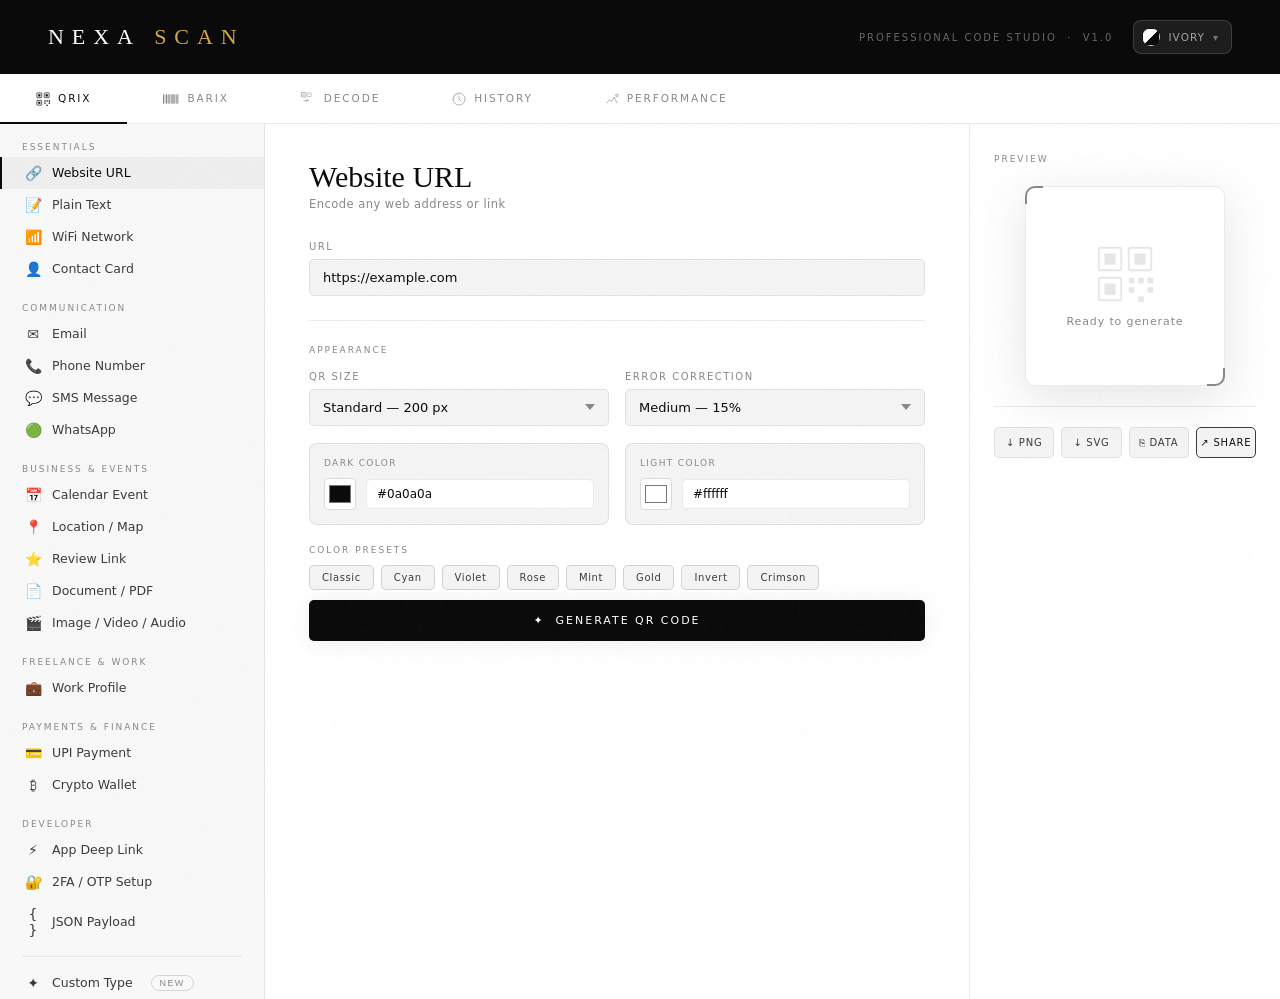
<file: nexa scan classic/index.html>
<!DOCTYPE html>
<html lang="en" data-theme="ivory">
<head>
<meta charset="UTF-8">
<meta name="viewport" content="width=device-width, initial-scale=1.0">
<title>Nexa Scan Classic V1.0 - Offline QR and Barcode Studio</title>
<meta name="theme-color" content="#ffffff">
<link rel="icon" type="image/svg+xml" href="assets/icons/nexa-scan-classic.svg">
<script src="assets/vendor/qrcode.min.js"></script>
<script src="assets/vendor/jsQR.min.js"></script>
<script src="assets/vendor/zxing-0.19.2.min.js"></script>
<link rel="stylesheet" href="css/style.css">
<meta name="description" content="Offline V1.0 QR and barcode studio for generating, decoding, copying, and downloading codes in the browser.">

</head>
<body>
<!-- ═══════════════════════════════════════════
     MOBILE UI — visible only on ≤600px
═══════════════════════════════════════════ -->
<div class="mob-header">
  <div class="mob-logo">NEXA<em>&nbsp;SCAN</em></div>
  <div class="mob-header-right">
    <button class="mob-theme-btn" onclick="mobToggleTheme()" aria-label="Theme">
      <svg viewBox="0 0 24 24"><circle cx="12" cy="12" r="4"/><path d="M12 2v2M12 20v2M4.22 4.22l1.42 1.42M18.36 18.36l1.42 1.42M2 12h2M20 12h2M4.22 19.78l1.42-1.42M18.36 5.64l1.42-1.42"/></svg>
    </button>
  </div>
</div>

<div class="mob-sheet-overlay" id="mobSheetOverlay" onclick="mobCloseTheme()"></div>
<div class="mob-theme-sheet" id="mobThemeSheet">
  <button class="mob-sheet-close" onclick="mobCloseTheme()">✕</button>
  <div class="mob-sheet-title">Studio Theme</div>
  <div class="mob-theme-grid">
    <button class="mob-theme-opt active" data-theme="ivory" onclick="setTheme('ivory',this);mobSyncTheme(this)">
      <span class="mob-theme-swatch" style="background:linear-gradient(135deg,#fff 50%,#0a0a0a 50%)"></span>
      <span><div class="mob-theme-name">Ivory</div><div class="mob-theme-desc">Luxury white</div></span>
    </button>
    <button class="mob-theme-opt" data-theme="obsidian" onclick="setTheme('obsidian',this);mobSyncTheme(this)">
      <span class="mob-theme-swatch" style="background:linear-gradient(135deg,#0a0a0a 50%,#d4a843 50%)"></span>
      <span><div class="mob-theme-name">Obsidian</div><div class="mob-theme-desc">Luxury dark</div></span>
    </button>
    <button class="mob-theme-opt" data-theme="slate" onclick="setTheme('slate',this);mobSyncTheme(this)">
      <span class="mob-theme-swatch" style="background:linear-gradient(135deg,#f6f6f8 50%,#4a6fa5 50%)"></span>
      <span><div class="mob-theme-name">Slate</div><div class="mob-theme-desc">Cool minimal</div></span>
    </button>
    <button class="mob-theme-opt" data-theme="parchment" onclick="setTheme('parchment',this);mobSyncTheme(this)">
      <span class="mob-theme-swatch" style="background:linear-gradient(135deg,#faf8f4 50%,#a8782a 50%)"></span>
      <span><div class="mob-theme-name">Parchment</div><div class="mob-theme-desc">Warm editorial</div></span>
    </button>
    <button class="mob-theme-opt" data-theme="emerald" onclick="setTheme('emerald',this);mobSyncTheme(this)" style="grid-column:1/-1">
      <span class="mob-theme-swatch" style="background:linear-gradient(135deg,#fff 50%,#1a7a46 50%)"></span>
      <span><div class="mob-theme-name">Emerald</div><div class="mob-theme-desc">Green &amp; white</div></span>
    </button>
  </div>
</div>

<!-- QRIX VIEW -->
<div class="mob-view active" id="mob-qrix">
  <div class="mob-hero">
    <div class="mob-hero-title">Qrix</div>
    <div class="mob-hero-sub">QR Code Generator</div>
    <span class="mob-hero-badge">✦ 20 Types</span>
  </div>
  <div class="mob-card">
    <span class="mob-card-label">Choose Type</span>
    <div class="mob-type-sections" id="mobTypeGrid">

      <div class="mob-type-group">
        <div class="mob-type-group-label">Web &amp; Content</div>
        <div class="mob-type-grid">
          <button class="mob-type-pill active" data-type="url" onclick="mobSelectType('url',this)"><span class="mob-type-pill-icon">🌐</span>URL</button>
          <button class="mob-type-pill" data-type="text" onclick="mobSelectType('text',this)"><span class="mob-type-pill-icon">✦</span>Text</button>
          <button class="mob-type-pill" data-type="pdf" onclick="mobSelectType('pdf',this)"><span class="mob-type-pill-icon">📄</span>PDF</button>
          <button class="mob-type-pill" data-type="media" onclick="mobSelectType('media',this)"><span class="mob-type-pill-icon">🎬</span>Media</button>
        </div>
      </div>

      <div class="mob-type-group">
        <div class="mob-type-group-label">Contact &amp; Message</div>
        <div class="mob-type-grid">
          <button class="mob-type-pill" data-type="vcard" onclick="mobSelectType('vcard',this)"><span class="mob-type-pill-icon">👤</span>vCard</button>
          <button class="mob-type-pill" data-type="email" onclick="mobSelectType('email',this)"><span class="mob-type-pill-icon">✉️</span>Email</button>
          <button class="mob-type-pill" data-type="phone" onclick="mobSelectType('phone',this)"><span class="mob-type-pill-icon">📞</span>Phone</button>
          <button class="mob-type-pill" data-type="sms" onclick="mobSelectType('sms',this)"><span class="mob-type-pill-icon">💬</span>SMS</button>
        </div>
      </div>

      <div class="mob-type-group">
        <div class="mob-type-group-label">Social &amp; Network</div>
        <div class="mob-type-grid">
          <button class="mob-type-pill" data-type="whatsapp" onclick="mobSelectType('whatsapp',this)"><span class="mob-type-pill-icon">💚</span>WApp</button>
          <button class="mob-type-pill" data-type="review" onclick="mobSelectType('review',this)"><span class="mob-type-pill-icon">⭐</span>Review</button>
          <button class="mob-type-pill" data-type="freelance" onclick="mobSelectType('freelance',this)"><span class="mob-type-pill-icon">💼</span>Work</button>
          <button class="mob-type-pill" data-type="wifi" onclick="mobSelectType('wifi',this)"><span class="mob-type-pill-icon">📶</span>WiFi</button>
        </div>
      </div>

      <div class="mob-type-group">
        <div class="mob-type-group-label">Location &amp; Events</div>
        <div class="mob-type-grid">
          <button class="mob-type-pill" data-type="location" onclick="mobSelectType('location',this)"><span class="mob-type-pill-icon">📍</span>Location</button>
          <button class="mob-type-pill" data-type="calendar" onclick="mobSelectType('calendar',this)"><span class="mob-type-pill-icon">📅</span>Calendar</button>
        </div>
      </div>

      <div class="mob-type-group">
        <div class="mob-type-group-label">Payments</div>
        <div class="mob-type-grid">
          <button class="mob-type-pill" data-type="upi" onclick="mobSelectType('upi',this)"><span class="mob-type-pill-icon">💳</span>UPI</button>
          <button class="mob-type-pill" data-type="crypto" onclick="mobSelectType('crypto',this)"><span class="mob-type-pill-icon">₿</span>Crypto</button>
        </div>
      </div>

      <div class="mob-type-group">
        <div class="mob-type-group-label">Advanced</div>
        <div class="mob-type-grid">
          <button class="mob-type-pill" data-type="deeplink" onclick="mobSelectType('deeplink',this)"><span class="mob-type-pill-icon">⚡</span>Deep Link</button>
          <button class="mob-type-pill" data-type="otp" onclick="mobSelectType('otp',this)"><span class="mob-type-pill-icon">🔐</span>OTP / 2FA</button>
          <button class="mob-type-pill" data-type="json" onclick="mobSelectType('json',this)"><span class="mob-type-pill-icon">{}</span>JSON</button>
          <button class="mob-type-pill" data-type="custom" onclick="mobSelectType('custom',this)"><span class="mob-type-pill-icon">⚙️</span>Custom</button>
        </div>
      </div>

    </div>
  </div>
  <div class="mob-card" id="mobQrFormCard">
    <span class="mob-card-label" id="mobQrFormLabel">URL</span>
    <div id="mobQrFormBody"></div>
  </div>
  <div class="mob-card">
    <span class="mob-card-label">Appearance</span>
    <div class="mob-row2" style="margin-bottom:12px;">
      <div class="mob-field"><label>Size</label>
        <select id="mobQrSize"><option value="160">160px</option><option value="200" selected>200px</option><option value="256">256px</option><option value="320">320px</option></select>
      </div>
      <div class="mob-field"><label>Error Correction</label>
        <select id="mobQrEcc"><option value="L">Low 7%</option><option value="M" selected>Med 15%</option><option value="Q">High 25%</option><option value="H">Max 30%</option></select>
      </div>
    </div>
    <div class="mob-color-grid">
      <div class="mob-color-card"><label>Dark Color</label>
        <div class="mob-color-row">
          <div class="mob-color-swatch" id="mobDarkSwatch" style="background:#0a0a0a" onclick="document.getElementById('mobDarkColor').click()">
            <input type="color" id="mobDarkColor" value="#0a0a0a" oninput="this.previousElementSibling&&0;document.getElementById('mobDarkSwatch').style.background=this.value;document.getElementById('mobDarkHex').value=this.value;document.getElementById('darkColor').value=this.value;document.getElementById('darkHex').value=this.value;">
          </div>
          <input type="text" class="mob-color-hex" id="mobDarkHex" value="#0a0a0a" oninput="if(/^#[0-9a-fA-F]{6}$/.test(this.value)){document.getElementById('mobDarkColor').value=this.value;document.getElementById('mobDarkSwatch').style.background=this.value;document.getElementById('darkColor').value=this.value;}">
        </div>
      </div>
      <div class="mob-color-card"><label>Light Color</label>
        <div class="mob-color-row">
          <div class="mob-color-swatch" id="mobLightSwatch" style="background:#ffffff;border:1.5px solid var(--border2);" onclick="document.getElementById('mobLightColor').click()">
            <input type="color" id="mobLightColor" value="#ffffff" oninput="document.getElementById('mobLightSwatch').style.background=this.value;document.getElementById('mobLightHex').value=this.value;document.getElementById('lightColor').value=this.value;document.getElementById('lightHex').value=this.value;">
          </div>
          <input type="text" class="mob-color-hex" id="mobLightHex" value="#ffffff" oninput="if(/^#[0-9a-fA-F]{6}$/.test(this.value)){document.getElementById('mobLightColor').value=this.value;document.getElementById('mobLightSwatch').style.background=this.value;document.getElementById('lightColor').value=this.value;}">
        </div>
      </div>
    </div>
    <div class="mob-presets">
      <button class="mob-preset-chip" onclick="mobApplyQRPreset('#0a0a0a','#ffffff')">Classic</button>
      <button class="mob-preset-chip" onclick="mobApplyQRPreset('#007aaa','#e8f5fa')">Cyan</button>
      <button class="mob-preset-chip" onclick="mobApplyQRPreset('#5c3d9e','#f3eeff')">Violet</button>
      <button class="mob-preset-chip" onclick="mobApplyQRPreset('#9e1a3d','#fff0f4')">Rose</button>
      <button class="mob-preset-chip" onclick="mobApplyQRPreset('#1a6b4a','#edfaf4')">Mint</button>
      <button class="mob-preset-chip" onclick="mobApplyQRPreset('#7a5a00','#fdf8ea')">Gold</button>
      <button class="mob-preset-chip" onclick="mobApplyQRPreset('#ffffff','#0a0a0a')">Invert</button>
    </div>
  </div>
  <button class="mob-btn-generate" onclick="mobGenerateQR()">✦ &nbsp;Generate QR Code</button>
  <div class="mob-output-card" id="mobQrOutput" style="margin-top:14px;">
    <div class="mob-qr-frame">
      <div id="mobQrcode"><div class="mob-qr-placeholder"><svg width="56" height="56" viewBox="0 0 64 64" fill="none"><rect x="4" y="4" width="24" height="24" rx="2" stroke="currentColor" stroke-width="2" fill="none"/><rect x="10" y="10" width="12" height="12" rx="1" fill="currentColor"/><rect x="36" y="4" width="24" height="24" rx="2" stroke="currentColor" stroke-width="2" fill="none"/><rect x="42" y="10" width="12" height="12" rx="1" fill="currentColor"/><rect x="4" y="36" width="24" height="24" rx="2" stroke="currentColor" stroke-width="2" fill="none"/><rect x="10" y="42" width="12" height="12" rx="1" fill="currentColor"/></svg><span>Ready to generate</span></div></div>
    </div>
    <div id="mobQrMeta" style="display:none;text-align:center;margin-bottom:4px;">
      <div class="mob-meta-type" id="mobQrMetaType"></div>
      <div class="mob-meta-data" id="mobQrMetaData"></div>
    </div>
    <div class="mob-action-grid">
      <button class="mob-action-btn" onclick="mobDownloadQR()">↓ PNG</button>
      <button class="mob-action-btn" onclick="mobDownloadSVG()">↓ SVG</button>
      <button class="mob-action-btn" onclick="mobCopyQRData()">⎘ Data</button>
      <button class="mob-action-btn primary" onclick="mobShareQR()">↗ Share</button>
    </div>
  </div>
</div>

<!-- BARIX VIEW -->
<div class="mob-view" id="mob-barix">
  <div class="mob-hero">
    <div class="mob-hero-title">Barix</div>
    <div class="mob-hero-sub">Barcode Generator</div>
    <span class="mob-hero-badge">▮▯ 12 Formats</span>
  </div>
  <div class="mob-card">
    <div class="mob-step-badge"><span class="mob-step-num">1</span> Choose Format</div>
    <div class="mob-format-grid" id="mobFormatGrid">
      <button class="mob-format-pill active" data-format="CODE128" onclick="mobSelectFormat('CODE128',this)">CODE 128</button>
      <button class="mob-format-pill" data-format="CODE39" onclick="mobSelectFormat('CODE39',this)">CODE 39</button>
      <button class="mob-format-pill" data-format="EAN13" onclick="mobSelectFormat('EAN13',this)">EAN-13</button>
      <button class="mob-format-pill" data-format="EAN8" onclick="mobSelectFormat('EAN8',this)">EAN-8</button>
      <button class="mob-format-pill" data-format="UPCA" onclick="mobSelectFormat('UPCA',this)">UPC-A</button>
      <button class="mob-format-pill" data-format="UPCE" onclick="mobSelectFormat('UPCE',this)">UPC-E</button>
      <button class="mob-format-pill" data-format="ITF14" onclick="mobSelectFormat('ITF14',this)">ITF-14</button>
      <button class="mob-format-pill" data-format="ITF" onclick="mobSelectFormat('ITF',this)">ITF</button>
      <button class="mob-format-pill" data-format="CODABAR" onclick="mobSelectFormat('CODABAR',this)">Codabar</button>
      <button class="mob-format-pill" data-format="CODE93" onclick="mobSelectFormat('CODE93',this)">CODE 93</button>
      <button class="mob-format-pill" data-format="MSI" onclick="mobSelectFormat('MSI',this)">MSI</button>
      <button class="mob-format-pill" data-format="PHARMACODE" onclick="mobSelectFormat('PHARMACODE',this)">Pharma</button>
    </div>
    <div class="mob-format-info" id="mobFormatInfo">
      <strong id="mobFmtTitle">CODE 128</strong> — <span id="mobFmtDesc">High-density alphanumeric. Universal across retail, shipping, and inventory.</span>
      <div class="mob-cap-badges" id="mobFmtBadges"><span class="mob-cap-badge">Full ASCII</span><span class="mob-cap-badge">Variable Length</span></div>
    </div>
  </div>
  <div class="mob-card">
    <div class="mob-step-badge"><span class="mob-step-num">2</span> Enter Data</div>
    <div class="mob-field"><label id="mobBcValLabel">Value</label>
      <input id="mobBarcodeInput" placeholder="Enter barcode value…" oninput="mobSyncBcInput()"/>
    </div>
    <div class="mob-val-msg" id="mobBcValMsg"></div>

    <button class="mob-btn-generate" onclick="mobGenerateBarcode()">▮▯▮ &nbsp;Generate Barcode</button>
  </div>
  <div class="mob-card">
    <div class="mob-step-badge"><span class="mob-step-num">3</span> Appearance</div>
    <div class="mob-color-grid">
      <div class="mob-color-card"><label>Bar Color</label>
        <div class="mob-color-row">
          <div class="mob-color-swatch" id="mobBcBarSwatch" style="background:#000000" onclick="document.getElementById('mobBcBarColor').click()">
            <input type="color" id="mobBcBarColor" value="#000000" oninput="document.getElementById('mobBcBarSwatch').style.background=this.value;document.getElementById('mobBcBarHex').value=this.value;document.getElementById('bcBarColor').value=this.value;document.getElementById('bcBarHex').value=this.value;">
          </div>
          <input type="text" class="mob-color-hex" id="mobBcBarHex" value="#000000" oninput="if(/^#[0-9a-fA-F]{6}$/.test(this.value)){document.getElementById('mobBcBarColor').value=this.value;document.getElementById('mobBcBarSwatch').style.background=this.value;document.getElementById('bcBarColor').value=this.value;}">
        </div>
      </div>
      <div class="mob-color-card"><label>Background</label>
        <div class="mob-color-row">
          <div class="mob-color-swatch" id="mobBcBgSwatch" style="background:#ffffff;border:1.5px solid var(--border2);" onclick="document.getElementById('mobBcBgColor').click()">
            <input type="color" id="mobBcBgColor" value="#ffffff" oninput="document.getElementById('mobBcBgSwatch').style.background=this.value;document.getElementById('mobBcBgHex').value=this.value;document.getElementById('bcBgColor').value=this.value;document.getElementById('bcBgHex').value=this.value;">
          </div>
          <input type="text" class="mob-color-hex" id="mobBcBgHex" value="#ffffff" oninput="if(/^#[0-9a-fA-F]{6}$/.test(this.value)){document.getElementById('mobBcBgColor').value=this.value;document.getElementById('mobBcBgSwatch').style.background=this.value;document.getElementById('bcBgColor').value=this.value;}">
        </div>
      </div>
    </div>
    <div class="mob-range-card">
      <div class="mob-range-label">Bar Height <span class="mob-range-val" id="mobBcHVal">80 px</span></div>
      <input type="range" id="mobBcHeightRange" min="30" max="200" value="80" oninput="document.getElementById('mobBcHVal').textContent=this.value+' px';document.getElementById('bcHeight').value=this.value;"/>
    </div>
    <div class="mob-range-card">
      <div class="mob-range-label">Scale <span class="mob-range-val" id="mobBcSVal">2×</span></div>
      <input type="range" id="mobBcScaleRange" min="1" max="5" value="2" step="0.5" oninput="document.getElementById('mobBcSVal').textContent=this.value+'×';document.getElementById('bcScale').value=this.value;"/>
    </div>
    <label class="mob-checkbox-card">
      <input type="checkbox" id="mobBcShowText" checked onchange="document.getElementById('bcShowText').checked=this.checked;">
      <span class="mob-checkbox-label">Show value text below barcode</span>
    </label>
    <div class="mob-presets">
      <button class="mob-preset-chip" onclick="mobApplyBcPreset('#000000','#ffffff')">Classic</button>
      <button class="mob-preset-chip" onclick="mobApplyBcPreset('#007aaa','#e8f5fa')">Cyan</button>
      <button class="mob-preset-chip" onclick="mobApplyBcPreset('#5c3d9e','#f3eeff')">Violet</button>
      <button class="mob-preset-chip" onclick="mobApplyBcPreset('#9e1a3d','#fff0f4')">Rose</button>
      <button class="mob-preset-chip" onclick="mobApplyBcPreset('#1a6b4a','#edfaf4')">Mint</button>
      <button class="mob-preset-chip" onclick="mobApplyBcPreset('#ffffff','#000000')">Invert</button>
    </div>
  </div>
  <div class="mob-output-card" id="mobBarcodeOutput" style="margin-top:4px;">
    <div class="mob-barcode-frame" id="mobBarcodeFrame">
      <span class="mob-barcode-format-badge" id="mobBcFmtBadge">CODE 128</span>
      <div id="mobBarcodeCanvasWrap"><div style="display:flex;flex-direction:column;align-items:center;gap:10px;color:var(--ink3);"><svg width="64" height="40" viewBox="0 0 64 40" fill="none"><rect x="2" y="2" width="4" height="36" fill="currentColor"/><rect x="8" y="2" width="2" height="36" fill="currentColor"/><rect x="12" y="2" width="6" height="36" fill="currentColor"/><rect x="20" y="2" width="2" height="36" fill="currentColor"/><rect x="24" y="2" width="4" height="36" fill="currentColor"/><rect x="30" y="2" width="3" height="36" fill="currentColor"/><rect x="35" y="2" width="2" height="36" fill="currentColor"/><rect x="39" y="2" width="5" height="36" fill="currentColor"/><rect x="46" y="2" width="2" height="36" fill="currentColor"/><rect x="50" y="2" width="4" height="36" fill="currentColor"/></svg><span style="font-size:11px;">Ready to generate</span></div></div>
    </div>
    <div class="mob-action-grid">
      <button class="mob-action-btn" onclick="downloadBarcodePNG()">↓ PNG</button>
      <button class="mob-action-btn" onclick="downloadBarcodeSVG()">↓ SVG</button>
      <button class="mob-action-btn" onclick="copyBarcodeImage()">⎘ Copy</button>
      <button class="mob-action-btn primary" onclick="mobShareBarcode()">↗ Share</button>
    </div>
  </div>
</div>

<!-- DECODE VIEW -->
<div class="mob-view" id="mob-decode">
  <div class="mob-hero">
    <div class="mob-hero-title">Decode</div>
    <div class="mob-hero-sub">Live Camera · QR &amp; Barcode Reader</div>
    <span class="mob-hero-badge">📡 Real-time Scan</span>
  </div>
  <div class="mob-scan-tabs">
    <button class="mob-scan-tab active" onclick="mobScanTab('live',this)">
      <svg width="14" height="14" viewBox="0 0 24 24" fill="none" stroke="currentColor" stroke-width="2"><circle cx="12" cy="12" r="3"/><path d="M3 9a9 9 0 0 1 9-6m9 6a9 9 0 0 1-6 9m-9-3a9 9 0 0 1 6-9"/></svg>Live Scan
    </button>
    <button class="mob-scan-tab" onclick="mobScanTab('file',this)">
      <svg width="14" height="14" viewBox="0 0 24 24" fill="none" stroke="currentColor" stroke-width="2"><rect x="3" y="3" width="18" height="18" rx="2"/><path d="M9 9h6M9 15h6"/></svg>From Image
    </button>
  </div>
  <div id="mobLiveScanPanel">
    <div class="mob-cam-wrap" id="mobCamWrap">
      <video id="mobScanVideo" autoplay playsinline muted style="display:none;"></video>
      <canvas id="mobScanCanvas" style="display:none;"></canvas>
      <div class="mob-scan-overlay"><div class="mob-scan-guide"><span class="sg-tl"></span><span class="sg-tr"></span><span class="sg-bl"></span><span class="sg-br"></span><div class="mob-scan-line" id="mobScanLine"></div></div></div>
      <div class="mob-cam-controls">
        <button class="mob-cam-btn" id="mobTorchBtn" onclick="mobToggleTorch()" style="display:none;">
          <svg width="17" height="17" viewBox="0 0 24 24" fill="none" stroke="currentColor" stroke-width="2"><path d="M9 18h6M10 22h4M12 2v4M4.22 4.22l2.83 2.83m9.9-2.83-2.83 2.83M2 12h4m12 0h4M12 18v-6l3-3H9l3 3z"/></svg>
        </button>
      </div>
      <div class="mob-cam-start" id="mobCamStart" onclick="mobStartScanner()">
        <div class="mob-cam-pulse-ring ring1"></div>
        <div class="mob-cam-pulse-ring ring2"></div>
        <div class="mob-cam-pulse-ring ring3"></div>
        <div class="mob-cam-start-label"><span class="mob-cam-start-title">Start Live Scan</span></div>
      </div>
      <div class="mob-scan-status" id="mobScanStatus" style="display:none;"><span class="mob-scan-dot"></span> Scanning…</div>
      <button class="mob-scan-stop" id="mobScanStopBtn" onclick="mobStopScanner()" style="display:none;">■ Stop</button>
    </div>
    <div class="mob-cam-flip-row">
      <button class="mob-cam-flip-btn" onclick="mobRefreshScan()">
        <svg width="14" height="14" viewBox="0 0 24 24" fill="none" stroke="currentColor" stroke-width="2.2" stroke-linecap="round" stroke-linejoin="round"><polyline points="23 4 23 10 17 10"/><path d="M20.49 15a9 9 0 1 1-2.12-9.36L23 10"/></svg>
        Scan Another
      </button>
    </div>
    <div class="mob-scan-mode-row" id="mobScanModeRow" style="display:none;">
      <button class="mob-scan-mode active" data-mode="both" onclick="mobSetScanMode('both',this)">Auto</button>
      <button class="mob-scan-mode" data-mode="qr" onclick="mobSetScanMode('qr',this)">QR Only</button>
      <button class="mob-scan-mode" data-mode="barcode" onclick="mobSetScanMode('barcode',this)">Barcode Only</button>
    </div>
    <div class="mob-live-result" id="mobLiveResult" style="display:none;">
      <div class="mob-live-result-header">
        <span class="mob-live-result-badge" id="mobLiveResultBadge">QR Code</span>
        <button class="mob-live-result-close" onclick="mobDismissLiveResult()">✕</button>
      </div>
      <div class="mob-live-result-value" id="mobLiveResultValue"></div>
      <div class="mob-live-result-actions">
        <button class="mob-action-btn primary" onclick="mobCopyLiveResult()">⎘ Copy</button>
        <button class="mob-action-btn" onclick="mobOpenLiveResult()">↗ Open</button>
        <button class="mob-action-btn" onclick="mobRefreshScan()">↺ Again</button>
      </div>
    </div>
    <div class="mob-scan-recents" id="mobScanRecents" style="display:none;">
      <div class="mob-card-label">Recent Scans</div>
      <div id="mobScanRecentsList"></div>
    </div>
  </div>
  <div id="mobFileScanPanel" style="display:none;">
    <div class="mob-card">
      <span class="mob-card-label">Decode QR Code</span>
      <div class="mob-upload-zone"><input type="file" id="mobQrImageInput" accept="image/*" onchange="mobHandleQRFile(event)"><div class="mob-upload-icon">🔍</div><div class="mob-upload-title">Tap to browse</div><div class="mob-upload-hint">PNG · JPG · WebP</div></div>
      <div id="mobQrDecodePreviewWrap" style="display:none;margin-top:14px;text-align:center;"><img id="mobQrDecodePreview" style="max-height:140px;max-width:100%;border-radius:10px;border:1px solid var(--border);" alt=""/></div>
      <div class="mob-result-card" id="mobQrReadResult"><div class="mob-result-status">✓ Decoded</div><div class="mob-result-value" id="mobQrReadText"></div><button class="mob-btn-copy" onclick="mobCopyDecoded('mobQrReadText')">⎘ Copy</button></div>
    </div>

  </div>
</div>

<!-- HISTORY VIEW -->
<div class="mob-view" id="mob-history">
  <div class="mob-hero"><div class="mob-hero-title">History</div><div class="mob-hero-sub">Recent generations &amp; scans</div></div>
  <div class="mob-hist-filter">
    <button class="mob-hist-chip active" onclick="mobFilterHistory('all',this)">All</button>
    <button class="mob-hist-chip" onclick="mobFilterHistory('qrix',this)">QR</button>
    <button class="mob-hist-chip" onclick="mobFilterHistory('barix',this)">Barcodes</button>
    <button class="mob-hist-chip" onclick="mobFilterHistory('decode',this)">Decoded</button>
  </div>
  <div id="mobHistoryList"><div class="mob-hist-empty">No history yet.<br>Generate or decode something to see it here.</div></div>
</div>

<!-- ABOUT VIEW -->
<div class="mob-view" id="mob-about">
  <div class="mob-hero"><div class="mob-hero-title">About</div><div class="mob-hero-sub">Nexa Scan — V1.0</div><span class="mob-hero-badge">⚡ Privacy-first</span></div>
  <div class="mob-info-card"><div class="mob-info-icon">🔷</div><div class="mob-info-title">Qrix — QR Code Studio</div><div class="mob-info-text">14 data types including URL, WiFi, vCard, Email, WhatsApp, Calendar, Crypto, UPI &amp; more.</div></div>
  <div class="mob-info-card"><div class="mob-info-icon">▤</div><div class="mob-info-title">Barix — Barcode Studio</div><div class="mob-info-text">12 barcode formats with custom colors, height and scale settings.</div></div>
  <div class="mob-info-card"><div class="mob-info-icon">🔎</div><div class="mob-info-title">Live Decode</div><div class="mob-info-text">Real-time camera scanning for QR codes and barcodes. Everything runs locally in your browser.</div></div>
  <div class="mob-info-card"><div class="mob-info-icon">🔒</div><div class="mob-info-title">Privacy First</div><div class="mob-info-text">Zero server dependency. No analytics. No telemetry. All processing happens entirely in your browser.</div></div>
</div>

<!-- BOTTOM NAV -->
<nav class="mob-nav" id="mobNav">
  <button class="mob-nav-btn active" onclick="mobSwitchView('qrix',this)">
    <span class="mob-nav-icon"><svg width="22" height="22" viewBox="0 0 64 64" fill="none"><rect x="4" y="4" width="22" height="22" rx="2" stroke="currentColor" stroke-width="3" fill="none"/><rect x="10" y="10" width="10" height="10" rx="1" fill="currentColor"/><rect x="38" y="4" width="22" height="22" rx="2" stroke="currentColor" stroke-width="3" fill="none"/><rect x="44" y="10" width="10" height="10" rx="1" fill="currentColor"/><rect x="4" y="38" width="22" height="22" rx="2" stroke="currentColor" stroke-width="3" fill="none"/><rect x="10" y="44" width="10" height="10" rx="1" fill="currentColor"/><rect x="38" y="38" width="6" height="6" fill="currentColor"/><rect x="48" y="38" width="6" height="6" fill="currentColor"/><rect x="38" y="48" width="6" height="6" fill="currentColor"/></svg></span>
    <span class="mob-nav-label">Qrix</span>
  </button>
  <button class="mob-nav-btn" onclick="mobSwitchView('barix',this)">
    <span class="mob-nav-icon"><svg width="22" height="16" viewBox="0 0 48 28" fill="none"><rect x="0" y="0" width="3" height="28" fill="currentColor"/><rect x="5" y="0" width="2" height="28" fill="currentColor"/><rect x="9" y="0" width="4" height="28" fill="currentColor"/><rect x="15" y="0" width="2" height="28" fill="currentColor"/><rect x="19" y="0" width="3" height="28" fill="currentColor"/><rect x="24" y="0" width="2" height="28" fill="currentColor"/><rect x="28" y="0" width="4" height="28" fill="currentColor"/><rect x="34" y="0" width="2" height="28" fill="currentColor"/><rect x="38" y="0" width="3" height="28" fill="currentColor"/></svg></span>
    <span class="mob-nav-label">Barix</span>
  </button>
  <button class="mob-nav-btn" onclick="mobSwitchView('decode',this)">
    <span class="mob-nav-icon"><svg width="22" height="22" viewBox="0 0 24 24" fill="none"><circle cx="11" cy="11" r="8" stroke="currentColor" stroke-width="2"/><path d="m21 21-4.35-4.35" stroke="currentColor" stroke-width="2" stroke-linecap="round"/></svg></span>
    <span class="mob-nav-label">Decode</span>
  </button>
  <button class="mob-nav-btn" onclick="mobSwitchView('history',this)">
    <span class="mob-nav-icon"><svg width="22" height="22" viewBox="0 0 24 24" fill="none"><circle cx="12" cy="12" r="9" stroke="currentColor" stroke-width="2"/><polyline points="12 7 12 12 15 15" stroke="currentColor" stroke-width="2" stroke-linecap="round"/></svg></span>
    <span class="mob-nav-label">History</span>
  </button>
  <button class="mob-nav-btn" onclick="mobSwitchView('about',this)">
    <span class="mob-nav-icon"><svg width="22" height="22" viewBox="0 0 24 24" fill="none"><circle cx="12" cy="12" r="9" stroke="currentColor" stroke-width="2"/><line x1="12" y1="8" x2="12" y2="12" stroke="currentColor" stroke-width="2" stroke-linecap="round"/><circle cx="12" cy="16" r="0.5" fill="currentColor" stroke="currentColor" stroke-width="1.5"/></svg></span>
    <span class="mob-nav-label">About</span>
  </button>
</nav>
<!-- END MOBILE UI -->


<header>
  <div class="logo">
    NEXA<em>&nbsp;SCAN</em>
  </div>
  <div class="header-right">
    <div class="header-meta">Professional Code Studio &nbsp;·&nbsp; V1.0</div>
    <button class="theme-palette-btn" id="themePaletteBtn" onclick="toggleThemePanel()" title="Choose theme">
      <span class="palette-preview" id="palettePreview"></span>
      <span class="palette-btn-label" id="themeBtnLabel">Ivory</span>
      <span class="palette-chevron">▾</span>
    </button>
    <div class="theme-panel" id="themePanel">
      <div class="theme-panel-title">Studio Theme</div>
      <div class="theme-options">
        <button class="theme-opt" data-theme="ivory" onclick="setTheme('ivory',this)">
          <span class="theme-swatch" style="background:linear-gradient(135deg,#ffffff 50%,#0a0a0a 50%)"></span>
          <span class="theme-opt-text"><span class="theme-opt-name">Ivory</span><span class="theme-opt-desc">Luxury white</span></span>
        </button>
        <button class="theme-opt" data-theme="obsidian" onclick="setTheme('obsidian',this)">
          <span class="theme-swatch" style="background:linear-gradient(135deg,#0a0a0a 50%,hsl(43, 69%, 53%) 50%)"></span>
          <span class="theme-opt-text"><span class="theme-opt-name">Obsidian</span><span class="theme-opt-desc">Luxury dark</span></span>
        </button>
        <button class="theme-opt" data-theme="slate" onclick="setTheme('slate',this)">
          <span class="theme-swatch" style="background:linear-gradient(135deg,#f6f6f8 50%,#4a6fa5 50%)"></span>
          <span class="theme-opt-text"><span class="theme-opt-name">Slate</span><span class="theme-opt-desc">Cool minimal</span></span>
        </button>
        <button class="theme-opt" data-theme="parchment" onclick="setTheme('parchment',this)">
          <span class="theme-swatch" style="background:linear-gradient(135deg,#faf8f4 50%,#a8782a 50%)"></span>
          <span class="theme-opt-text"><span class="theme-opt-name">Parchment</span><span class="theme-opt-desc">Warm editorial</span></span>
        </button>
        <button class="theme-opt" data-theme="emerald" onclick="setTheme('emerald',this)">
          <span class="theme-swatch" style="background:linear-gradient(135deg,#ffffff 50%,#1a7a46 50%)"></span>
          <span class="theme-opt-text"><span class="theme-opt-name">Emerald</span><span class="theme-opt-desc">Green & white</span></span>
        </button>
      </div>
    </div>
  </div>
</header>

<!-- App-level tabs -->
<div class="app-tabs">
  <button class="app-tab active" id="tab-qrix" onclick="switchApp('qrix')">
    <span class="tab-icon">
      <svg width="14" height="14" viewBox="0 0 64 64" fill="none" xmlns="http://www.w3.org/2000/svg" style="display:inline-block;vertical-align:middle;">
        <rect x="4" y="4" width="22" height="22" rx="2" stroke="currentColor" stroke-width="3" fill="none"/>
        <rect x="10" y="10" width="10" height="10" rx="1" fill="currentColor"/>
        <rect x="38" y="4" width="22" height="22" rx="2" stroke="currentColor" stroke-width="3" fill="none"/>
        <rect x="44" y="10" width="10" height="10" rx="1" fill="currentColor"/>
        <rect x="4" y="38" width="22" height="22" rx="2" stroke="currentColor" stroke-width="3" fill="none"/>
        <rect x="10" y="44" width="10" height="10" rx="1" fill="currentColor"/>
        <rect x="38" y="38" width="6" height="6" fill="currentColor"/>
        <rect x="48" y="38" width="6" height="6" fill="currentColor"/>
        <rect x="58" y="38" width="6" height="6" fill="currentColor"/>
        <rect x="38" y="48" width="6" height="6" fill="currentColor"/>
        <rect x="48" y="58" width="6" height="6" fill="currentColor"/>
        <rect x="58" y="48" width="6" height="6" fill="currentColor"/>
      </svg>
    </span> Qrix
  </button>
  <button class="app-tab" id="tab-barix" onclick="switchApp('barix')">
    <span class="tab-icon">
      <svg width="16" height="12" viewBox="0 0 48 28" fill="none" xmlns="http://www.w3.org/2000/svg" style="display:inline-block;vertical-align:middle;">
        <rect x="0" y="0" width="3" height="28" fill="currentColor"/>
        <rect x="5" y="0" width="2" height="28" fill="currentColor"/>
        <rect x="9" y="0" width="4" height="28" fill="currentColor"/>
        <rect x="15" y="0" width="2" height="28" fill="currentColor"/>
        <rect x="19" y="0" width="3" height="28" fill="currentColor"/>
        <rect x="24" y="0" width="2" height="28" fill="currentColor"/>
        <rect x="28" y="0" width="4" height="28" fill="currentColor"/>
        <rect x="34" y="0" width="2" height="28" fill="currentColor"/>
        <rect x="38" y="0" width="3" height="28" fill="currentColor"/>
        <rect x="43" y="0" width="2" height="28" fill="currentColor"/>
        <rect x="47" y="0" width="1" height="28" fill="currentColor"/>
      </svg>
    </span> Barix
  </button>
  <button class="app-tab" id="tab-decode" onclick="switchApp('decode')">
    <span class="tab-icon">
      <svg width="15" height="14" viewBox="0 0 60 56" fill="none" xmlns="http://www.w3.org/2000/svg" style="display:inline-block;vertical-align:middle;">
        <rect x="2" y="2" width="18" height="18" rx="2" stroke="currentColor" stroke-width="2.5" fill="none"/>
        <rect x="7" y="7" width="8" height="8" rx="1" fill="currentColor" opacity="0.5"/>
        <rect x="24" y="2" width="5" height="5" fill="currentColor" opacity="0.4"/>
        <rect x="31" y="2" width="5" height="5" fill="currentColor" opacity="0.6"/>
        <rect x="38" y="2" width="5" height="5" fill="currentColor" opacity="0.4"/>
        <rect x="24" y="9" width="5" height="5" fill="currentColor" opacity="0.6"/>
        <rect x="38" y="9" width="5" height="5" fill="currentColor" opacity="0.6"/>
        <rect x="24" y="16" width="5" height="5" fill="currentColor" opacity="0.4"/>
        <rect x="31" y="16" width="5" height="5" fill="currentColor" opacity="0.6"/>
        <rect x="38" y="16" width="5" height="5" fill="currentColor" opacity="0.4"/>
        <path d="M12 34 L28 34 M28 34 L22 28 M28 34 L22 40" stroke="currentColor" stroke-width="2.5" stroke-linecap="round" stroke-linejoin="round"/>
        <rect x="32" y="30" width="3" height="28" rx="1" fill="currentColor" transform="rotate(-90 46 44) translate(-32,0)" opacity="0.7"/>
        <rect x="36" y="30" width="2" height="28" rx="1" fill="currentColor" transform="rotate(-90 46 44) translate(-32,0)" opacity="0.5"/>
        <rect x="40" y="30" width="4" height="28" rx="1" fill="currentColor" transform="rotate(-90 46 44) translate(-32,0)" opacity="0.7"/>
      </svg>
    </span> Decode
  </button>
  
  <button class="app-tab" id="tab-history" onclick="switchApp('history')">
    <span class="tab-icon">
      <svg width="14" height="14" viewBox="0 0 56 56" fill="none" xmlns="http://www.w3.org/2000/svg" style="display:inline-block;vertical-align:middle;">
        <circle cx="28" cy="28" r="24" stroke="currentColor" stroke-width="2.5" fill="none"/>
        <path d="M28 16 L28 28 L36 36" stroke="currentColor" stroke-width="2.5" stroke-linecap="round" stroke-linejoin="round"/>
        <path d="M8 28 C8 17 17 8 28 8" stroke="currentColor" stroke-width="2.5" stroke-linecap="round" fill="none" stroke-dasharray="2 3" opacity="0.5"/>
      </svg>
    </span> History
  </button>

  <button class="app-tab" id="tab-performance" onclick="switchApp('performance')">
    <span class="tab-icon">
      <svg width="14" height="14" viewBox="0 0 56 56" fill="none" xmlns="http://www.w3.org/2000/svg" style="display:inline-block;vertical-align:middle;">
        <path d="M8 44 L18 30 L26 38 L36 20 L48 44" stroke="currentColor" stroke-width="2.5" stroke-linecap="round" stroke-linejoin="round" fill="none"/>
        <circle cx="48" cy="14" r="6" stroke="currentColor" stroke-width="2" fill="none"/>
        <path d="M44 14 L46 16 L52 10" stroke="currentColor" stroke-width="2" stroke-linecap="round" stroke-linejoin="round"/>
      </svg>
    </span> Performance
  </button>


</div>
 

<!-- ══════════════════ QRIX SECTION ══════════════════ -->
<div class="app-section active" id="app-qrix">

  <!-- ── SIDEBAR ─────────────────────── -->
  <aside class="sidebar">

    <div id="sidebar-generate">
      <div class="sidebar-label">Essentials</div>
      <div class="sidebar-item active" data-type="url" onclick="selectType('url',this)"><span class="icon">🔗</span>Website URL</div>
      <div class="sidebar-item" data-type="text" onclick="selectType('text',this)"><span class="icon">📝</span>Plain Text</div>
      <div class="sidebar-item" data-type="wifi" onclick="selectType('wifi',this)"><span class="icon">📶</span>WiFi Network</div>
      <div class="sidebar-item" data-type="vcard" onclick="selectType('vcard',this)"><span class="icon">👤</span>Contact Card</div>
      <div class="sidebar-label">Communication</div>
      <div class="sidebar-item" data-type="email" onclick="selectType('email',this)"><span class="icon">✉️</span>Email</div>
      <div class="sidebar-item" data-type="phone" onclick="selectType('phone',this)"><span class="icon">📞</span>Phone Number</div>
      <div class="sidebar-item" data-type="sms" onclick="selectType('sms',this)"><span class="icon">💬</span>SMS Message</div>
      <div class="sidebar-item" data-type="whatsapp" onclick="selectType('whatsapp',this)"><span class="icon">🟢</span>WhatsApp</div>
      <div class="sidebar-label">Business &amp; Events</div>
      <div class="sidebar-item" data-type="calendar" onclick="selectType('calendar',this)"><span class="icon">📅</span>Calendar Event</div>
      <div class="sidebar-item" data-type="location" onclick="selectType('location',this)"><span class="icon">📍</span>Location / Map</div>
      <div class="sidebar-item" data-type="review" onclick="selectType('review',this)"><span class="icon">⭐</span>Review Link</div>
      <div class="sidebar-item" data-type="pdf" onclick="selectType('pdf',this)"><span class="icon">📄</span>Document / PDF</div>
      <div class="sidebar-item" data-type="media" onclick="selectType('media',this)"><span class="icon">🎬</span>Image / Video / Audio</div>
      <div class="sidebar-label">Freelance &amp; Work</div>
      <div class="sidebar-item" data-type="freelance" onclick="selectType('freelance',this)"><span class="icon">💼</span>Work Profile</div>
      <div class="sidebar-label">Payments &amp; Finance</div>
      <div class="sidebar-item" data-type="upi" onclick="selectType('upi',this)"><span class="icon">💳</span>UPI Payment</div>
      <div class="sidebar-item" data-type="crypto" onclick="selectType('crypto',this)"><span class="icon">₿</span>Crypto Wallet</div>
      <div class="sidebar-label">Developer</div>
      <div class="sidebar-item" data-type="deeplink" onclick="selectType('deeplink',this)"><span class="icon">⚡</span>App Deep Link</div>
      <div class="sidebar-item" data-type="otp" onclick="selectType('otp',this)"><span class="icon">🔐</span>2FA / OTP Setup</div>
      <div class="sidebar-item" data-type="json" onclick="selectType('json',this)"><span class="icon">{ }</span>JSON Payload</div>
      <div class="sidebar-divider"></div>
      <div class="sidebar-item" data-type="custom" onclick="selectType('custom',this)"><span class="icon">✦</span>Custom Type <span class="custom-badge">New</span></div>
    </div>

  </aside>

  <!-- ── MAIN ────────────────────────── -->
  <main class="main">
    <div class="panel active" id="panel-generate">
      <!-- URL -->
      <div id="form-url" class="form-section active">
        <div class="panel-title">Website URL</div>
        <div class="panel-sub">Encode any web address or link</div>
        <div class="field"><label>URL</label><input type="url" id="urlInput" placeholder="https://example.com" value="https://example.com"/></div>
      </div>
      <!-- Text -->
      <div id="form-text" class="form-section">
        <div class="panel-title">Plain Text</div>
        <div class="panel-sub">Encode any message or note</div>
        <div class="field"><label>Text Content</label><textarea id="textInput" placeholder="Enter your message or note..."></textarea></div>
      </div>
      <!-- WiFi -->
      <div id="form-wifi" class="form-section">
        <div class="panel-title">WiFi Network</div>
        <div class="panel-sub">Scan to connect — no typing required</div>
        <div class="row">
          <div class="field"><label>Network Name (SSID)</label><input id="wifiSSID" placeholder="My Network"/></div>
          <div class="field"><label>Password</label><input type="password" id="wifiPass" placeholder="••••••••"/></div>
        </div>
        <div class="row">
          <div class="field"><label>Security</label><select id="wifiSec"><option value="WPA">WPA / WPA2 / WPA3</option><option value="WEP">WEP (Legacy)</option><option value="nopass">Open — No Password</option></select></div>
          <div class="field"><label>Hidden Network</label><select id="wifiHidden"><option value="false">No — visible</option><option value="true">Yes — hidden SSID</option></select></div>
        </div>
      </div>
      <!-- vCard -->
      <div id="form-vcard" class="form-section">
        <div class="panel-title">Contact Card</div>
        <div class="panel-sub">vCard 3.0 — saves directly to phone contacts</div>
        <div class="row"><div class="field"><label>First Name</label><input id="vcFirst" placeholder="Jane"/></div><div class="field"><label>Last Name</label><input id="vcLast" placeholder="Doe"/></div></div>
        <div class="row"><div class="field"><label>Organisation</label><input id="vcOrg" placeholder="Acme Corp"/></div><div class="field"><label>Job Title</label><input id="vcTitle" placeholder="Product Designer"/></div></div>
        <div class="row"><div class="field"><label>Phone</label><input id="vcPhone" placeholder="+1 234 567 8900"/></div><div class="field"><label>Email</label><input id="vcEmail" placeholder="jane@acme.com"/></div></div>
        <div class="field"><label>Website</label><input id="vcWeb" placeholder="https://janedoe.com"/></div>
        <div class="field"><label>Address</label><input id="vcAddr" placeholder="123 Main St, New York, NY 10001"/></div>
      </div>
      <!-- Email -->
      <div id="form-email" class="form-section">
        <div class="panel-title">Email</div>
        <div class="panel-sub">Pre-fill a mailto link with subject and body</div>
        <div class="field"><label>To Address</label><input id="emailTo" type="email" placeholder="hello@example.com"/></div>
        <div class="field"><label>Subject</label><input id="emailSubj" placeholder="Subject line"/></div>
        <div class="field"><label>Body (optional)</label><textarea id="emailBody" placeholder="Pre-filled message..."></textarea></div>
      </div>
      <!-- Phone -->
      <div id="form-phone" class="form-section">
        <div class="panel-title">Phone Number</div>
        <div class="panel-sub">Opens the dialer with a number pre-filled</div>
        <div class="field"><label>Phone Number</label><input id="phoneInput" type="tel" placeholder="+1 234 567 8900"/></div>
      </div>
      <!-- SMS -->
      <div id="form-sms" class="form-section">
        <div class="panel-title">SMS Message</div>
        <div class="panel-sub">Opens SMS with number and message pre-filled</div>
        <div class="field"><label>Recipient Number</label><input id="smsNum" type="tel" placeholder="+1 234 567 8900"/></div>
        <div class="field"><label>Pre-filled Message</label><textarea id="smsMsg" placeholder="Your pre-written SMS..."></textarea></div>
      </div>
      <!-- WhatsApp -->
      <div id="form-whatsapp" class="form-section">
        <div class="panel-title">WhatsApp</div>
        <div class="panel-sub">Opens WhatsApp with contact and message ready</div>
        <div class="field"><label>WhatsApp Number (with country code)</label><input id="waNum" placeholder="+94 77 123 4567"/></div>
        <div class="field"><label>Pre-filled Message (optional)</label><textarea id="waMsg" placeholder="Hi, I found your QR code..."></textarea></div>
      </div>
      <!-- Calendar -->
      <div id="form-calendar" class="form-section">
        <div class="panel-title">Calendar Event</div>
        <div class="panel-sub">iCal format — works with Google, Apple, Outlook</div>
        <div class="field"><label>Event Title</label><input id="calTitle" placeholder="Product Launch Party"/></div>
        <div class="row"><div class="field"><label>Start Date &amp; Time</label><input type="datetime-local" id="calStart"/></div><div class="field"><label>End Date &amp; Time</label><input type="datetime-local" id="calEnd"/></div></div>
        <div class="field"><label>Location</label><input id="calLoc" placeholder="123 Main St or Zoom link"/></div>
        <div class="field"><label>Description</label><textarea id="calDesc" placeholder="Event details..."></textarea></div>
      </div>
      <!-- Location -->
      <div id="form-location" class="form-section">
        <div class="panel-title">Location / Map</div>
        <div class="panel-sub">Opens device map at exact coordinates</div>
        <div class="row"><div class="field"><label>Latitude</label><input id="geoLat" placeholder="25.2048" type="number" step="any"/></div><div class="field"><label>Longitude</label><input id="geoLng" placeholder="55.2708" type="number" step="any"/></div></div>
        <div class="field"><label>Place Label (optional)</label><input id="geoLabel" placeholder="Dubai, UAE"/></div>
      </div>
      <!-- Review -->
      <div id="form-review" class="form-section">
        <div class="panel-title">Review Link</div>
        <div class="panel-sub">Direct to your Google, Yelp, or Trustpilot review page</div>
        <div class="field"><label>Platform</label><select id="reviewPlatform"><option value="">Custom URL</option><option value="google">Google Business</option><option value="yelp">Yelp</option><option value="trustpilot">Trustpilot</option><option value="tripadvisor">TripAdvisor</option></select></div>
        <div class="field"><label>Review Page URL</label><input id="reviewUrl" placeholder="Paste your review page link here"/></div>
      </div>
      <!-- PDF -->
      <div id="form-pdf" class="form-section">
        <div class="panel-title">Document / PDF</div>
        <div class="panel-sub">Link to a hosted menu, brochure, or manual</div>
        <div class="field"><label>Document URL</label><input id="pdfUrl" placeholder="https://yoursite.com/menu.pdf"/></div>
        <div class="field"><label>Document Title (optional)</label><input id="pdfTitle" placeholder="Dinner Menu — Summer 2025"/></div>
      </div>
      <!-- Media -->
      <div id="form-media" class="form-section">
        <div class="panel-title">Image / Video / Audio</div>
        <div class="panel-sub">Generate a QR that links directly to any media file</div>
        <div class="field"><label>Media Type</label><select id="mediaType" onchange="mediaTypeChanged()"><option value="image">🖼️ Image</option><option value="video">🎬 Video</option><option value="audio">🎵 Audio</option><option value="youtube">▶️ YouTube Video</option><option value="vimeo">📹 Vimeo</option><option value="soundcloud">🎧 SoundCloud</option><option value="spotify_track">🎵 Spotify</option><option value="drive">☁️ Google Drive</option></select></div>
        <div class="field"><label id="mediaUrlLabel">Media File URL</label><input id="mediaUrl" placeholder="https://yoursite.com/photo.jpg"/></div>
        <div class="field" id="mediaTitleField"><label>Title / Caption (optional)</label><input id="mediaTitle" placeholder="My Holiday Photos 2025"/></div>
      </div>
      <!-- Freelance -->
      <div id="form-freelance" class="form-section">
        <div class="panel-title">Work Profile</div>
        <div class="panel-sub">Share your freelance or professional profile link</div>
        <div class="field"><label>Platform</label><select id="freelancePlatform" onchange="freelancePlatformChanged()"><option value="custom">Custom URL</option><option value="upwork">Upwork</option><option value="fiverr">Fiverr</option><option value="freelancer">Freelancer.com</option><option value="linkedin">LinkedIn</option><option value="behance">Behance</option><option value="dribbble">Dribbble</option><option value="github">GitHub</option></select></div>
        <div class="field"><label>Profile / Portfolio URL</label><input id="freelanceUrl" placeholder="https://www.upwork.com/freelancers/yourname"/></div>
        <div class="field"><label>Display Name (optional)</label><input id="freelanceName" placeholder="Your Name — Freelance Designer"/></div>
      </div>
      <!-- UPI -->
      <div id="form-upi" class="form-section">
        <div class="panel-title">UPI Payment</div>
        <div class="panel-sub">Scan-to-pay via GPay, PhonePe, Paytm, and more</div>
        <div class="field"><label>UPI ID / VPA</label><input id="upiId" placeholder="username@upi"/></div>
        <div class="field"><label>Payee Name</label><input id="upiName" placeholder="Jane Doe"/></div>
        <div class="row"><div class="field"><label>Amount (optional)</label><input id="upiAmt" type="number" placeholder="0.00"/></div><div class="field"><label>Currency</label><select id="upiCurr"><option>INR</option><option>USD</option><option>EUR</option></select></div></div>
        <div class="field"><label>Note (optional)</label><input id="upiNote" placeholder="Payment for services"/></div>
      </div>
      <!-- Crypto -->
      <div id="form-crypto" class="form-section">
        <div class="panel-title">Crypto Wallet</div>
        <div class="panel-sub">Scan-to-pay for Bitcoin, Ethereum, and more</div>
        <div class="field"><label>Cryptocurrency</label><select id="cryptoCoin"><option value="bitcoin">Bitcoin (BTC)</option><option value="ethereum">Ethereum (ETH)</option><option value="litecoin">Litecoin (LTC)</option><option value="dogecoin">Dogecoin (DOGE)</option></select></div>
        <div class="field"><label>Wallet Address</label><input id="cryptoAddr" placeholder="1A2b3C4d5E6f7G8h..."/></div>
        <div class="row"><div class="field"><label>Amount (optional)</label><input id="cryptoAmt" type="number" placeholder="0.001" step="any"/></div><div class="field"><label>Label (optional)</label><input id="cryptoLabel" placeholder="Donation"/></div></div>
      </div>
      <!-- Deep Link -->
      <div id="form-deeplink" class="form-section">
        <div class="panel-title">App Deep Link</div>
        <div class="panel-sub">Opens a specific screen inside an installed app</div>
        <div class="field"><label>Preset App</label><select id="deepPreset" onchange="deepPresetChanged()"><option value="custom">Custom Deep Link</option><option value="spotify">Spotify</option><option value="youtube">YouTube</option><option value="instagram">Instagram</option><option value="twitter">X / Twitter</option><option value="amazon">Amazon</option></select></div>
        <div class="field"><label>Deep Link / URI</label><input id="deepUrl" placeholder="spotify:track:4uLU6hMCjMI75M1A2tKUQC"/></div>
        <div class="field"><label>Fallback Web URL</label><input id="deepFallback" placeholder="https://open.spotify.com/track/..."/></div>
      </div>
      <!-- OTP -->
      <div id="form-otp" class="form-section">
        <div class="panel-title">2FA / OTP Setup</div>
        <div class="panel-sub">otpauth:// URI for Google Authenticator, Authy, etc.</div>
        <div class="field"><label>Account Name</label><input id="otpAccount" placeholder="user@example.com"/></div>
        <div class="field"><label>Issuer / Service Name</label><input id="otpIssuer" placeholder="MyApp"/></div>
        <div class="field"><label>Secret Key (Base32)</label><input id="otpSecret" placeholder="JBSWY3DPEHPK3PXP"/></div>
        <div class="row"><div class="field"><label>Algorithm</label><select id="otpAlgo"><option>SHA1</option><option>SHA256</option><option>SHA512</option></select></div><div class="field"><label>Period (seconds)</label><select id="otpPeriod"><option>30</option><option>60</option></select></div></div>
      </div>
      <!-- JSON -->
      <div id="form-json" class="form-section">
        <div class="panel-title">JSON Payload</div>
        <div class="panel-sub">Raw data object for app-to-app communication</div>
        <div class="field"><label>JSON Data</label><textarea id="jsonInput" style="min-height:150px;font-family:Consolas,monospace;font-size:12px;" placeholder='{"action":"open","id":"12345"}'></textarea></div>
      </div>
      <!-- Custom -->
      <div id="form-custom" class="form-section">
        <div class="panel-title">Custom Type <span class="custom-badge">Yours</span></div>
        <div class="panel-sub">Create any QR you need — just enter the raw data or URL</div>
        <div class="field"><label>Label / Name</label><input id="customLabel" placeholder="e.g. My App Promo, Special Event..."/></div>
        <div class="field"><label>QR Data / URL</label><textarea id="customData" style="min-height:110px;" placeholder="Enter any URL, text, deep link, or raw data..."></textarea></div>
        <div class="field"><label>Prefix (optional)</label><input id="customPrefix" placeholder="e.g. https:// — prepended to your data"/></div>
      </div>

      <!-- Appearance -->
      <div class="divider"></div>
      <div class="sub-heading">Appearance</div>
      <div class="row">
        <div class="field"><label>QR Size</label><select id="qrSize"><option value="160">Compact — 160 px</option><option value="200" selected>Standard — 200 px</option><option value="256">Large — 256 px</option><option value="320">XL — 320 px</option></select></div>
        <div class="field"><label>Error Correction</label><select id="qrEcc"><option value="L">Low — 7%</option><option value="M" selected>Medium — 15%</option><option value="Q">Quartile — 25%</option><option value="H">High — 30%</option></select></div>
      </div>

      <!-- Card-style color pickers matching BARIX -->
      <div class="qrix-appearance-grid">
        <div class="qrix-color-card">
          <label>Dark Color</label>
          <div class="qrix-color-swatch-row">
            <input type="color" id="darkColor" value="#0a0a0a" oninput="syncHex('darkColor','darkHex')"/>
            <input type="text" class="qrix-color-hex" id="darkHex" value="#0a0a0a" oninput="syncColor('darkHex','darkColor')"/>
          </div>
        </div>
        <div class="qrix-color-card">
          <label>Light Color</label>
          <div class="qrix-color-swatch-row">
            <input type="color" id="lightColor" value="#ffffff" oninput="syncHex('lightColor','lightHex')"/>
            <input type="text" class="qrix-color-hex" id="lightHex" value="#ffffff" oninput="syncColor('lightHex','lightColor')"/>
          </div>
        </div>
      </div>

      <!-- QR Color Presets -->
      <span class="qrix-presets-label">Color Presets</span>
      <div class="qrix-presets-row">
        <button class="preset-chip" onclick="applyQRPreset('#0a0a0a','#ffffff')">Classic</button>
        <button class="preset-chip" onclick="applyQRPreset('#007aaa','#e8f5fa')">Cyan</button>
        <button class="preset-chip" onclick="applyQRPreset('#5c3d9e','#f3eeff')">Violet</button>
        <button class="preset-chip" onclick="applyQRPreset('#9e1a3d','#fff0f4')">Rose</button>
        <button class="preset-chip" onclick="applyQRPreset('#1a6b4a','#edfaf4')">Mint</button>
        <button class="preset-chip" onclick="applyQRPreset('#7a5a00','#fdf8ea')">Gold</button>
        <button class="preset-chip" onclick="applyQRPreset('#ffffff','#0a0a0a')">Invert</button>
        <button class="preset-chip" onclick="applyQRPreset('#8b0000','#fff5f5')">Crimson</button>
      </div>

      <button class="btn-generate" onclick="generateQR()" aria-label="Generate QR code">✦ &nbsp;Generate QR Code</button>
    </div>

  </main>

  <!-- ── PREVIEW ───────────────────────── -->
  <aside class="preview">
    <div class="preview-label">Preview</div>
    <div class="qr-frame">
      <div id="qrcode">
        <div class="qr-placeholder">
          <svg width="60" height="60" viewBox="0 0 64 64" fill="none" xmlns="http://www.w3.org/2000/svg">
            <rect x="4" y="4" width="24" height="24" rx="2" stroke="currentColor" stroke-width="2" fill="none"/>
            <rect x="10" y="10" width="12" height="12" rx="1" fill="currentColor"/>
            <rect x="36" y="4" width="24" height="24" rx="2" stroke="currentColor" stroke-width="2" fill="none"/>
            <rect x="42" y="10" width="12" height="12" rx="1" fill="currentColor"/>
            <rect x="4" y="36" width="24" height="24" rx="2" stroke="currentColor" stroke-width="2" fill="none"/>
            <rect x="10" y="42" width="12" height="12" rx="1" fill="currentColor"/>
            <rect x="36" y="36" width="6" height="6" fill="currentColor"/>
            <rect x="46" y="36" width="6" height="6" fill="currentColor"/>
            <rect x="56" y="36" width="6" height="6" fill="currentColor"/>
            <rect x="36" y="46" width="6" height="6" fill="currentColor"/>
            <rect x="46" y="56" width="6" height="6" fill="currentColor"/>
            <rect x="56" y="46" width="6" height="6" fill="currentColor"/>
          </svg>
          <span>Ready to generate</span>
        </div>
      </div>
    </div>
    <div class="qr-meta" id="qrMeta" style="display:none;">
      <div class="qr-meta-type" id="qrMetaType"></div>
      <div class="qr-meta-data" id="qrMetaData"></div>
    </div>
    <div class="preview-divider"></div>
    <div class="btn-row">
      <button class="btn-action" onclick="downloadQR()">↓ PNG</button>
      <button class="btn-action" onclick="downloadSVG()">↓ SVG</button>
      <button class="btn-action" onclick="copyQRData()">⎘ Data</button>
      <button class="btn-action share-btn" onclick="openShareModal()">↗ Share</button>
    </div>
  </aside>

</div><!-- end app-qrix -->

<!-- ══════════════════ BARIX SECTION ══════════════════ -->
<div class="barix-section" id="app-barix">

  <!-- Barix Sidebar -->
  <aside class="barix-sidebar">
    <div class="barix-sidebar-label">Retail</div>
    <button class="format-btn" data-format="UPCA" onclick="selectFormat('UPCA',this)">
      UPC-A <span class="format-tag">US Retail</span>
    </button>
    <button class="format-btn" data-format="UPCE" onclick="selectFormat('UPCE',this)">
      UPC-E <span class="format-tag">Compact</span>
    </button>
    <button class="format-btn" data-format="EAN8" onclick="selectFormat('EAN8',this)">
      EAN-8 <span class="format-tag">Small</span>
    </button>
    <button class="format-btn" data-format="EAN13" onclick="selectFormat('EAN13',this)">
      EAN-13 <span class="format-tag">Global</span>
    </button>
    <div class="barix-sidebar-label">Logistics &amp; Industry</div>
    <button class="format-btn active" data-format="CODE128" onclick="selectFormat('CODE128',this)">
      CODE 128 <span class="format-tag">Universal</span>
    </button>
    <button class="format-btn" data-format="CODE39" onclick="selectFormat('CODE39',this)">
      CODE 39 <span class="format-tag">Alpha</span>
    </button>
    <button class="format-btn" data-format="ITF" onclick="selectFormat('ITF',this)">
      ITF (2 of 5) <span class="format-tag">Numeric</span>
    </button>
    <div class="barix-sidebar-label">General / Legacy</div>
    <button class="format-btn" data-format="CODABAR" onclick="selectFormat('CODABAR',this)">
      Codabar <span class="format-tag">Library</span>
    </button>
    <button class="format-btn" data-format="CODE93" onclick="selectFormat('CODE93',this)">
      CODE 93 <span class="format-tag">Legacy</span>
    </button>
    <div class="barix-sidebar-label">Advanced</div>
    <button class="format-btn" data-format="ITF14" onclick="selectFormat('ITF14',this)">
      ITF-14 <span class="format-tag">Logistics</span>
    </button>
    <button class="format-btn" data-format="MSI" onclick="selectFormat('MSI',this)">
      MSI Plessey <span class="format-tag">Inventory</span>
    </button>
    <button class="format-btn" data-format="PHARMACODE" onclick="selectFormat('PHARMACODE',this)">
      Pharmacode <span class="format-tag">Pharma</span>
    </button>
  </aside>

  <!-- Barix Main -->
  <main class="barix-main">
    <div class="barix-panel">

      <!-- Step 1: Choose Format chips -->
      <div class="step-badge"><span class="step-num">1</span> Choose Format</div>

      <div class="format-chip-row" id="formatChipRow">
        <button class="format-chip active" data-format="CODE128" onclick="selectFormatChip('CODE128',this)">
          <span class="format-chip-dot" style="background:#6ee7f7"></span>CODE 128
        </button>
        <button class="format-chip" data-format="CODE39" onclick="selectFormatChip('CODE39',this)">
          <span class="format-chip-dot" style="background:#a78bfa"></span>CODE 39
        </button>
        <button class="format-chip" data-format="EAN13" onclick="selectFormatChip('EAN13',this)">
          <span class="format-chip-dot" style="background:#6ee7b7"></span>EAN-13
        </button>
        <button class="format-chip" data-format="EAN8" onclick="selectFormatChip('EAN8',this)">
          <span class="format-chip-dot" style="background:#fbbf24"></span>EAN-8
        </button>
        <button class="format-chip" data-format="UPCA" onclick="selectFormatChip('UPCA',this)">
          <span class="format-chip-dot" style="background:#f9a8d4"></span>UPC-A
        </button>
        <button class="format-chip" data-format="UPCE" onclick="selectFormatChip('UPCE',this)">
          <span class="format-chip-dot" style="background:#f472b6"></span>UPC-E
        </button>
        <button class="format-chip" data-format="ITF14" onclick="selectFormatChip('ITF14',this)">
          <span class="format-chip-dot" style="background:#93c5fd"></span>ITF-14
        </button>
      </div>

      <!-- Format capability info card -->
      <div id="formatInfoCard" class="format-cap-card">
        <strong id="formatCapTitle">CODE 128</strong> — <span id="formatCapDesc">High-density, variable-length alphanumeric barcode. Used universally across retail, shipping, and inventory. Supports full ASCII character set.</span>
        <div class="format-cap-badges" id="formatCapBadges">
          <span class="cap-badge">Full ASCII</span>
          <span class="cap-badge">Variable Length</span>
          <span class="cap-badge">High Density</span>
          <span class="cap-badge">Universal</span>
        </div>
      </div>

      <!-- Step 2: Enter Data -->
      <div class="step-badge"><span class="step-num">2</span> Enter Data</div>
      <div class="field">
        <label id="barcodeValueLabel">Value</label>
        <input id="barcodeInput" placeholder="Enter barcode value…" oninput="validateBarcodeInput()" aria-label="Barcode value" />
      </div>
      <div id="barcodeValidationMsg" style="font-size:11px;color:var(--ink3);margin-top:-10px;margin-bottom:14px;letter-spacing:0.03em;"></div>

      <!-- Image Decode Feature -->
      <div class="decode-section">
        <label style="font-size:11px;color:var(--ink2);text-transform:uppercase;letter-spacing:0.05em;font-weight:500;margin-bottom:8px;display:block;">📸 Or Decode from Image</label>
        <input type="file" id="barcodeImageFile" accept="image/*" style="display:none;" onchange="decodeFromBarcode(event)">
        <button class="btn-upload" onclick="document.getElementById('barcodeImageFile').click()" style="width:100%;padding:12px;border:2px dashed var(--accent);background:rgba(99,102,241,0.08);color:var(--accent);border-radius:8px;cursor:pointer;font-size:13px;font-weight:500;transition:all 0.3s;margin-bottom:12px;">
          📤 Upload Barcode Image
        </button>
        <div id="decodeResult" style="font-size:12px;color:var(--ink3);padding:10px;border-radius:6px;background:rgba(99,102,241,0.05);border-left:3px solid var(--accent);display:none;margin-bottom:12px;">
          <strong id="decodeValueLabel">Decoded:</strong> <span id="decodeValue" style="font-family:monospace;"></span>
        </div>
      </div>

      <button class="btn-generate" onclick="generateBarcode()" id="barcodeGenerateBtn" aria-label="Generate barcode">
        ▮▯▮ &nbsp; Generate Barcode
      </button>

      <!-- Step 3: Appearance -->
      <div class="barix-divider"></div>
      <div class="step-badge"><span class="step-num">3</span> Appearance</div>

      <div class="appearance-grid">
        <div class="color-picker-card">
          <label>Bar Color</label>
          <div class="color-swatch-row">
            <input type="color" id="bcBarColor" value="#000000" oninput="syncBcHex('bcBarColor','bcBarHex')"/>
            <input type="text" class="color-hex-input" id="bcBarHex" value="#000000" oninput="syncBcColor('bcBarHex','bcBarColor')"/>
          </div>
        </div>
        <div class="color-picker-card">
          <label>Background</label>
          <div class="color-swatch-row">
            <input type="color" id="bcBgColor" value="#ffffff" oninput="syncBcHex('bcBgColor','bcBgHex')"/>
            <input type="text" class="color-hex-input" id="bcBgHex" value="#ffffff" oninput="syncBcColor('bcBgHex','bcBgColor')"/>
          </div>
        </div>
      </div>

      <div class="range-card">
        <label>
          Bar Height
          <span class="range-value" id="bcHeightVal">80 px</span>
        </label>
        <input type="range" id="bcHeight" min="30" max="200" value="80" oninput="updateRangeLabel('bcHeight','bcHeightVal','px')"/>
      </div>

      <div class="range-card">
        <label>
          Scale
          <span class="range-value" id="bcScaleVal">2×</span>
        </label>
        <input type="range" id="bcScale" min="1" max="5" value="2" step="0.5" oninput="updateRangeLabel('bcScale','bcScaleVal','×')"/>
      </div>

      <label class="checkbox-card">
        <input type="checkbox" id="bcShowText" checked/>
        <span class="checkbox-label">Show value text below barcode</span>
      </label>

      <!-- Color Presets -->
      <span class="presets-label">Color Presets</span>
      <div class="presets-row">
        <button class="preset-chip" onclick="applyBcPreset('#000000','#ffffff')">Classic</button>
        <button class="preset-chip" onclick="applyBcPreset('#007aaa','#e8f5fa')">Cyan</button>
        <button class="preset-chip" onclick="applyBcPreset('#5c3d9e','#f3eeff')">Violet</button>
        <button class="preset-chip" onclick="applyBcPreset('#9e1a3d','#fff0f4')">Rose</button>
        <button class="preset-chip" onclick="applyBcPreset('#1a6b4a','#edfaf4')">Mint</button>
        <button class="preset-chip" onclick="applyBcPreset('#7a5a00','#fdf8ea')">Gold</button>
        <button class="preset-chip" onclick="applyBcPreset('#ffffff','#000000')">Invert</button>
        <button class="preset-chip" onclick="applyBcPreset('#8b0000','#fff5f5')">Crimson</button>
      </div>
    </div>
  </main>

  <!-- Barix Preview -->
  <aside class="barix-preview">
    <div class="barix-preview-label">Barcode Output</div>
    <div class="barcode-frame" id="barcodeFrame">
      <span class="barcode-format-badge" id="barcodeFormatBadge">CODE 128</span>
      <div class="barcode-placeholder" id="barcodePlaceholder">
        <svg width="64" height="40" viewBox="0 0 64 40" fill="none" xmlns="http://www.w3.org/2000/svg">
          <rect x="2" y="2" width="4" height="36" fill="currentColor"/>
          <rect x="8" y="2" width="2" height="36" fill="currentColor"/>
          <rect x="12" y="2" width="6" height="36" fill="currentColor"/>
          <rect x="20" y="2" width="2" height="36" fill="currentColor"/>
          <rect x="24" y="2" width="4" height="36" fill="currentColor"/>
          <rect x="30" y="2" width="2" height="36" fill="currentColor"/>
          <rect x="34" y="2" width="6" height="36" fill="currentColor"/>
          <rect x="42" y="2" width="2" height="36" fill="currentColor"/>
          <rect x="46" y="2" width="4" height="36" fill="currentColor"/>
          <rect x="52" y="2" width="2" height="36" fill="currentColor"/>
          <rect x="56" y="2" width="6" height="36" fill="currentColor"/>
        </svg>
        <span>Barcode preview</span>
      </div>
      <canvas id="barcodeCanvas" style="display:none;"></canvas>
    </div>

    <div class="preview-divider" style="width:100%;margin:20px 0;"></div>
    <div class="btn-row" style="width:100%;">
      <button class="btn-action" onclick="downloadBarcodePNG()" aria-label="Download barcode as PNG">↓ PNG</button>
      <button class="btn-action" onclick="downloadBarcodeSVG()" aria-label="Download barcode as SVG">↓ SVG</button>
      <button class="btn-action share-btn" onclick="copyBarcodeImage()" aria-label="Copy barcode image">⎘ Copy</button>
    </div>
  </aside>

</div><!-- end app-barix -->

<!-- ══════════════════ DECODE SECTION ══════════════════ -->
<div class="barix-section" id="app-decode">
  <!-- Decode Sidebar -->
  <aside class="barix-sidebar" style="padding:24px 0;">
    <div class="barix-sidebar-label">Decode Mode</div>
    <button class="format-btn active" id="decode-tab-qr" onclick="switchDecodeMode('qr',this)" style="font-size:13px;">
      <span style="display:flex;align-items:center;gap:8px;">
        <svg width="14" height="14" viewBox="0 0 64 64" fill="none" style="flex-shrink:0;">
          <rect x="4" y="4" width="22" height="22" rx="2" stroke="currentColor" stroke-width="3" fill="none"/>
          <rect x="10" y="10" width="10" height="10" rx="1" fill="currentColor"/>
          <rect x="38" y="4" width="22" height="22" rx="2" stroke="currentColor" stroke-width="3" fill="none"/>
          <rect x="44" y="10" width="10" height="10" rx="1" fill="currentColor"/>
          <rect x="4" y="38" width="22" height="22" rx="2" stroke="currentColor" stroke-width="3" fill="none"/>
          <rect x="10" y="44" width="10" height="10" rx="1" fill="currentColor"/>
          <rect x="38" y="38" width="6" height="6" fill="currentColor"/>
          <rect x="48" y="38" width="6" height="6" fill="currentColor"/>
          <rect x="58" y="38" width="6" height="6" fill="currentColor"/>
          <rect x="38" y="48" width="6" height="6" fill="currentColor"/>
          <rect x="48" y="58" width="6" height="6" fill="currentColor"/>
          <rect x="58" y="48" width="6" height="6" fill="currentColor"/>
        </svg>
        QR Code Decode
      </span>
    </button>
    <div class="barix-sidebar-label" style="margin-top:24px;">About</div>
    <div style="padding:0 22px;font-size:11.5px;color:var(--ink3);line-height:2.0;">
      <div>✓ &nbsp;Fully offline &amp; private</div>
      <div>✓ &nbsp;No data sent to server</div>
      <div>✓ &nbsp;PNG · JPG · GIF · WebP</div>
    </div>
    <div style="height:1px;background:var(--border);margin:16px 22px;"></div>
    <div style="padding:0 22px;font-size:11px;color:var(--ink3);line-height:1.75;">QR codes are processed using the jsQR library directly in your browser. All decoding runs locally with no server dependency.</div>
  </aside>

  <!-- Decode Main -->
  <main class="barix-main" style="grid-column:2 / span 2;">

    <!-- QR Decode Panel -->
    <div id="decode-panel-qr" class="barix-panel" style="max-width:720px;">
      <div class="panel-title" style="font-family:'Cormorant Garamond',serif;font-size:30px;font-weight:300;margin-bottom:3px;color:var(--ink);">QR Code Decoder</div>
      <div class="panel-sub" style="font-size:11.5px;color:var(--ink3);letter-spacing:0.04em;margin-bottom:30px;">Upload any QR image to instantly extract its encoded content</div>

      <div class="upload-zone" id="qrDropZone" style="margin-bottom:0;" ondragover="handleDragOver(event,'qrDropZone')" ondragleave="handleDragLeave('qrDropZone')" ondrop="handleQRDrop(event)">
        <input type="file" accept="image/*" id="qrFileInput" onchange="readQR(event)"/>
        <div class="upload-icon" style="font-size:40px;margin-bottom:14px;">
          <svg width="48" height="48" viewBox="0 0 64 64" fill="none" xmlns="http://www.w3.org/2000/svg" style="opacity:0.35;">
            <rect x="4" y="4" width="22" height="22" rx="2" stroke="currentColor" stroke-width="2.5" fill="none"/>
            <rect x="10" y="10" width="10" height="10" rx="1" fill="currentColor"/>
            <rect x="38" y="4" width="22" height="22" rx="2" stroke="currentColor" stroke-width="2.5" fill="none"/>
            <rect x="44" y="10" width="10" height="10" rx="1" fill="currentColor"/>
            <rect x="4" y="38" width="22" height="22" rx="2" stroke="currentColor" stroke-width="2.5" fill="none"/>
            <rect x="10" y="44" width="10" height="10" rx="1" fill="currentColor"/>
            <rect x="38" y="38" width="6" height="6" fill="currentColor"/>
            <rect x="48" y="38" width="6" height="6" fill="currentColor"/>
            <rect x="58" y="38" width="6" height="6" fill="currentColor"/>
            <rect x="38" y="48" width="6" height="6" fill="currentColor"/>
            <rect x="48" y="58" width="6" height="6" fill="currentColor"/>
            <rect x="58" y="48" width="6" height="6" fill="currentColor"/>
          </svg>
        </div>
        <div class="upload-title">Drop your QR code image here</div>
        <div class="upload-hint" style="margin-top:6px;">or click to browse &nbsp;·&nbsp; PNG · JPG · GIF · WebP · processed locally</div>
      </div>

      <div id="qrDecodePreviewWrap" style="display:none;margin-top:18px;text-align:center;">
        <img id="qrDecodePreview" style="max-height:180px;max-width:100%;border-radius:8px;border:1px solid var(--border);box-shadow:var(--shadow);" alt="QR preview"/>
      </div>

      <div class="result-card" id="readResult" style="margin-top:18px;">
        <div class="result-status" id="readStatus">✓ &nbsp;Decoded</div>
        <div class="result-value" id="readText"></div>
        <div style="display:flex;gap:8px;margin-top:11px;flex-wrap:wrap;">
          <button class="btn-copy" onclick="copyResult()">⎘ Copy Result</button>
          <button class="btn-copy" onclick="saveToQrixHistory()" id="btnSaveQrHistory" style="display:none;">+ Save to History</button>
        </div>
      </div>
    </div>

  </main>
</div><!-- end app-decode -->

<!-- ══════════════════ ABOUT SECTION ══════════════════ -->
<div class="barix-section" id="app-about">

  <!-- About Sidebar -->
  <aside class="barix-sidebar" style="padding:24px 0;">
    <div class="barix-sidebar-label">About This Studio</div>
    <div style="padding:0 22px;font-size:11.5px;color:var(--ink3);line-height:1.9;">
      <div>Crafted for speed: lazy assets, local decoding, and tiny JS bundles.</div>
      <div>Privacy-first: image decoding happens entirely in your browser.</div>
      <div>Lightweight: minimal dependencies — QR and pixel-based barcode logic only.</div>
    </div>
    <div style="height:1px;background:var(--border);margin:16px 22px;"></div>
    <div style="padding:0 22px;font-size:11px;color:var(--ink3);line-height:1.6;">
      <strong>Performance highlights:</strong>
      <ul style="margin:8px 0 0 18px;padding:0;color:var(--ink3);">
        <li>Canvas-first rendering for QR & barcodes reduces layout thrash.</li>
        <li>Selective scanning — sampling a few rows keeps decoding fast.</li>
        <li>On-demand work: heavy tasks only run when you generate or decode.</li>
      </ul>
    </div>
  </aside>

  <!-- About Main -->
  <main class="barix-main" style="grid-column:2 / span 2;padding:36px 44px;">
    <div style="max-width:900px;">
      <div class="panel-title" style="font-family:'Cormorant Garamond',serif;font-size:30px;font-weight:300;margin-bottom:3px;color:var(--ink);">About This Studio</div>
      <div class="panel-sub" style="font-size:11.5px;color:var(--ink3);margin-bottom:18px;">How the site stays fast, private, and delightful.</div>

      <div style="display:grid;grid-template-columns:1fr 320px;gap:18px;align-items:start;">
        <div style="background:var(--surface2);border:1px solid var(--border);border-radius:10px;padding:18px;color:var(--ink3);line-height:1.6;">
          <p style="color:var(--ink);margin-bottom:8px;"><strong>Nexa Scan — QR &amp; Barcode Studio</strong></p>
          <p><strong style="color:var(--ink);">What is Nexa Scan?</strong> A modern web-based tool that supports generating and decoding multiple formats including QR Codes, UPC, EAN, Code 128, Code 39, Code 93, and more. Designed for retail, logistics, and general-purpose use — all processing runs directly in the browser, ensuring speed, privacy, and ease of use without any server dependency.</p>
          <p style="margin-top:8px;"><strong style="color:var(--ink);">Privacy-first &amp; instant:</strong> Every operation — QR generation, barcode encoding, and image decoding — happens in your browser. Nothing is transmitted. Your data stays yours.</p>
        </div>

        <div style="background:linear-gradient(180deg,rgba(29,61,42,0.04),transparent);border-radius:10px;padding:18px;border:1px solid var(--border);">
          <p style="color:var(--ink);margin:0 0 8px 0;"><strong>Getting Started</strong></p>
          <ol style="color:var(--ink3);margin:0;padding-left:18px;line-height:1.5;">
            <li><strong style="color:var(--ink);">Generate:</strong> Pick a format (Qrix or Barix), enter data, customize appearance.</li>
            <li><strong style="color:var(--ink);">Export:</strong> Download PNG, SVG, or copy to clipboard.</li>
            <li><strong style="color:var(--ink);">Decode:</strong> Drag an image to the Decode tab — instant results.</li>
            <li><strong style="color:var(--ink);">Use:</strong> All results save to local history for quick reference.</li>
          </ol>
          <div style="margin-top:12px;">
            <span class="badge-gold" style="background:var(--gold);color:var(--white);padding:6px 10px;border-radius:999px;">Tip</span>
            <span style="color:var(--ink3);margin-left:8px;">Use high-contrast images for best decode results.</span>
          </div>
        </div>
      </div>
    </div>
  </main>
</div><!-- end app-about -->

<!-- ══════════════════ PERFORMANCE & TOOLS SECTION ══════════════════ -->
<div class="barix-section" id="app-performance">

  <!-- Performance Sidebar -->
  <aside class="barix-sidebar" style="padding:24px 0;">
    <div class="barix-sidebar-label">Site Architecture</div>
    <div style="padding:0 22px 4px;display:flex;flex-direction:column;gap:3px;">
      <div style="display:flex;align-items:center;gap:9px;padding:7px 0;border-bottom:1px solid var(--border);">
        <span style="font-size:15px;">⚡</span>
        <span style="font-size:11.5px;color:var(--ink2);">Zero-server execution</span>
      </div>
      <div style="display:flex;align-items:center;gap:9px;padding:7px 0;border-bottom:1px solid var(--border);">
        <span style="font-size:15px;">🧩</span>
        <span style="font-size:11.5px;color:var(--ink2);">Minimal dependency footprint</span>
      </div>
      <div style="display:flex;align-items:center;gap:9px;padding:7px 0;border-bottom:1px solid var(--border);">
        <span style="font-size:15px;">🎨</span>
        <span style="font-size:11.5px;color:var(--ink2);">Canvas-first rendering</span>
      </div>
      <div style="display:flex;align-items:center;gap:9px;padding:7px 0;border-bottom:1px solid var(--border);">
        <span style="font-size:15px;">🔒</span>
        <span style="font-size:11.5px;color:var(--ink2);">Client-side privacy model</span>
      </div>
      <div style="display:flex;align-items:center;gap:9px;padding:7px 0;">
        <span style="font-size:15px;">📦</span>
        <span style="font-size:11.5px;color:var(--ink2);">On-demand task execution</span>
      </div>
    </div>
    <div style="height:1px;background:var(--border);margin:16px 22px;"></div>
    <div class="barix-sidebar-label">Tools in This Studio</div>
    <div style="padding:0 22px;display:flex;flex-direction:column;gap:3px;">
      <div style="display:flex;align-items:center;gap:9px;padding:6px 0;border-bottom:1px solid var(--border);">
        <span style="font-size:14px;">🔷</span>
        <span style="font-size:11.5px;color:var(--ink2);">Qrix — QR Code Studio</span>
      </div>
      <div style="display:flex;align-items:center;gap:9px;padding:6px 0;border-bottom:1px solid var(--border);">
        <span style="font-size:14px;">▤</span>
        <span style="font-size:11.5px;color:var(--ink2);">Barix — Barcode Studio</span>
      </div>
      <div style="display:flex;align-items:center;gap:9px;padding:6px 0;">
        <span style="font-size:14px;">🔎</span>
        <span style="font-size:11.5px;color:var(--ink2);">Decode — QR & Barcode Reader</span>
      </div>
    </div>
  </aside>

  <!-- Performance Main -->
  <main class="barix-main" style="grid-column:2 / span 2; padding:36px 44px; overflow-y:auto;">
    <div style="max-width:860px;">

      <!-- Hero heading -->
      <div style="margin-bottom:32px;">
        <div class="panel-title" style="font-family:'Cormorant Garamond',serif;font-size:34px;font-weight:300;margin-bottom:4px;color:var(--ink);">
          Sovereign <em style="color:var(--accent);font-style:italic;">performance.</em>
        </div>
        <div class="panel-title" style="font-family:'Cormorant Garamond',serif;font-size:34px;font-weight:300;margin-bottom:14px;color:var(--ink);">
          Zero compromise.
        </div>
        <p style="font-size:12.5px;color:var(--ink3);line-height:1.85;max-width:580px;">
          Nexa Scan is engineered on the principle that a professional studio need not sacrifice speed for capability. Every operation — from generation to decoding — runs entirely within your browser. Nothing is ever transmitted, stored, or observed.
        </p>
      </div>

      <!-- Feature cards grid — row 1 -->
      <div style="display:grid;grid-template-columns:repeat(3,1fr);gap:14px;margin-bottom:14px;">
        <div style="background:var(--surface2);border:1px solid var(--border);border-radius:10px;padding:20px;">
          <div style="font-size:22px;margin-bottom:10px;">⚡</div>
          <div style="font-family:Inter,ui-sans-serif,system-ui,-apple-system,BlinkMacSystemFont,"Segoe UI",Arial,sans-serif;font-size:13px;font-weight:500;color:var(--ink);margin-bottom:7px;">Instant Generation</div>
          <div style="font-size:11.5px;color:var(--ink3);line-height:1.7;">QR codes and barcodes render to canvas in a single synchronous pass — no server round-trips, no waiting. Output is ready the moment you click Generate.</div>
        </div>
        <div style="background:var(--surface2);border:1px solid var(--border);border-radius:10px;padding:20px;">
          <div style="font-size:22px;margin-bottom:10px;">🌐</div>
          <div style="font-family:Inter,ui-sans-serif,system-ui,-apple-system,BlinkMacSystemFont,"Segoe UI",Arial,sans-serif;font-size:13px;font-weight:500;color:var(--ink);margin-bottom:7px;">Fully Offline Capable</div>
          <div style="font-size:11.5px;color:var(--ink3);line-height:1.7;">No telemetry. No analytics. No external API calls during generation or decode. All logic runs inside your browser using the Web Crypto API and native Canvas.</div>
        </div>
        <div style="background:var(--surface2);border:1px solid var(--border);border-radius:10px;padding:20px;">
          <div style="font-size:22px;margin-bottom:10px;">🧩</div>
          <div style="font-family:Inter,ui-sans-serif,system-ui,-apple-system,BlinkMacSystemFont,"Segoe UI",Arial,sans-serif;font-size:13px;font-weight:500;color:var(--ink);margin-bottom:7px;">Minimal Dependencies</div>
          <div style="font-size:11.5px;color:var(--ink3);line-height:1.7;">Only two micro-libraries are loaded: <code style="font-family:Consolas,monospace;font-size:11px;background:var(--gold-dim);padding:1px 5px;border-radius:3px;">qrcodejs</code> for QR matrix generation and <code style="font-family:Consolas,monospace;font-size:11px;background:var(--gold-dim);padding:1px 5px;border-radius:3px;">jsQR</code> for decode. Everything else is vanilla JS.</div>
        </div>
      </div>

      <!-- Feature cards grid — row 2 -->
      <div style="display:grid;grid-template-columns:repeat(3,1fr);gap:14px;margin-bottom:28px;">
        <div style="background:var(--surface2);border:1px solid var(--border);border-radius:10px;padding:20px;">
          <div style="font-size:22px;margin-bottom:10px;">🎨</div>
          <div style="font-family:Inter,ui-sans-serif,system-ui,-apple-system,BlinkMacSystemFont,"Segoe UI",Arial,sans-serif;font-size:13px;font-weight:500;color:var(--ink);margin-bottom:7px;">Canvas-First Rendering</div>
          <div style="font-size:11.5px;color:var(--ink3);line-height:1.7;">All visual output is drawn directly onto an <code style="font-family:Consolas,monospace;font-size:11px;background:var(--gold-dim);padding:1px 5px;border-radius:3px;">&lt;canvas&gt;</code> element. This eliminates layout thrash from DOM manipulation and enables pixel-perfect PNG and SVG exports at any scale.</div>
        </div>
        <div style="background:var(--surface2);border:1px solid var(--border);border-radius:10px;padding:20px;">
          <div style="font-size:22px;margin-bottom:10px;">🔒</div>
          <div style="font-family:Inter,ui-sans-serif,system-ui,-apple-system,BlinkMacSystemFont,"Segoe UI",Arial,sans-serif;font-size:13px;font-weight:500;color:var(--ink);margin-bottom:7px;">Local Cryptography</div>
          <div style="font-size:11.5px;color:var(--ink3);line-height:1.7;">Image decoding is performed entirely client-side via pixel-row sampling. Your images never leave your device — privacy is structural, not a policy promise.</div>
        </div>
        <div style="background:var(--surface2);border:1px solid var(--border);border-radius:10px;padding:20px;">
          <div style="font-size:22px;margin-bottom:10px;">✦</div>
          <div style="font-family:Inter,ui-sans-serif,system-ui,-apple-system,BlinkMacSystemFont,"Segoe UI",Arial,sans-serif;font-size:13px;font-weight:500;color:var(--ink);margin-bottom:7px;">5 Luxury Themes</div>
          <div style="font-size:11.5px;color:var(--ink3);line-height:1.7;">Ivory, Obsidian, Slate, Parchment, and Emerald — each crafted for extended sessions with a refined typographic hierarchy and zero visual fatigue.</div>
        </div>
      </div>

      <!-- Tools detail strip -->
      <div style="margin-bottom:10px;">
        <div style="font-size:9px;letter-spacing:0.22em;text-transform:uppercase;color:var(--ink3);margin-bottom:16px;">Studio Tools</div>
        <div style="display:grid;grid-template-columns:repeat(3,1fr);gap:14px;">

          <!-- Qrix -->
          <div style="border:1px solid var(--border);border-radius:10px;padding:20px;background:var(--surface);">
            <div style="display:flex;align-items:center;gap:10px;margin-bottom:12px;">
              <span style="font-size:20px;">🔷</span>
              <span style="font-family:'Cormorant Garamond',serif;font-size:18px;font-weight:400;color:var(--ink);">Qrix</span>
            </div>
            <div style="font-size:11.5px;color:var(--ink3);line-height:1.7;margin-bottom:10px;">Professional QR code generation covering 14 data types: URL, plain text, WiFi, vCard, email, phone, SMS, WhatsApp, event, geo, crypto, app store, social, and USSD.</div>
            <div style="display:flex;flex-direction:column;gap:5px;">
              <div style="font-size:10.5px;color:var(--ink3);">✓ &nbsp;Error correction levels L → H</div>
              <div style="font-size:10.5px;color:var(--ink3);">✓ &nbsp;Custom colors, logo overlay, rounded modules</div>
              <div style="font-size:10.5px;color:var(--ink3);">✓ &nbsp;PNG, SVG, and clipboard export</div>
            </div>
          </div>

          <!-- Barix -->
          <div style="border:1px solid var(--border);border-radius:10px;padding:20px;background:var(--surface);">
            <div style="display:flex;align-items:center;gap:10px;margin-bottom:12px;">
              <span style="font-size:20px;">▤</span>
              <span style="font-family:'Cormorant Garamond',serif;font-size:18px;font-weight:400;color:var(--ink);">Barix</span>
            </div>
            <div style="font-size:11.5px;color:var(--ink3);line-height:1.7;margin-bottom:10px;">Professional barcode generation supporting 12 formats across retail, logistics, and general use. Generate UPC, EAN, Code 128, Code 39, Code 93, ITF, and more — all rendered natively for instant production-ready output.</div>
            <div style="display:flex;flex-direction:column;gap:5px;">
              <div style="font-size:10.5px;color:var(--ink3);">✓ &nbsp;Retail: UPC-A, UPC-E, EAN-13, EAN-8</div>
              <div style="font-size:10.5px;color:var(--ink3);">✓ &nbsp;Logistics: Code 128, Code 39, ITF, ITF-14</div>
              <div style="font-size:10.5px;color:var(--ink3);">✓ &nbsp;Height, width, color control & PNG/SVG export</div>
            </div>
          </div>

          <!-- Decode -->
          <div style="border:1px solid var(--border);border-radius:10px;padding:20px;background:var(--surface);">
            <div style="display:flex;align-items:center;gap:10px;margin-bottom:12px;">
              <span style="font-size:20px;">🔎</span>
              <span style="font-family:'Cormorant Garamond',serif;font-size:18px;font-weight:400;color:var(--ink);">Decode</span>
            </div>
            <div style="font-size:11.5px;color:var(--ink3);line-height:1.7;margin-bottom:10px;">Drag-and-drop QR and barcode reader. Instantly decode UPC, EAN, Code 128, Code 39, and more from images — all processing runs locally without server dependency. Results auto-save to history.</div>
            <div style="display:flex;flex-direction:column;gap:5px;">
              <div style="font-size:10.5px;color:var(--ink3);">✓ &nbsp;Paste, file-pick, or drag-and-drop input</div>
              <div style="font-size:10.5px;color:var(--ink3);">✓ &nbsp;Center-row sampling for barcode speed</div>
              <div style="font-size:10.5px;color:var(--ink3);">✓ &nbsp;Auto-save to session history</div>
            </div>
          </div>

        </div>
      </div>

    </div>
  </main>
</div><!-- end app-performance -->

<!-- ══════════════════ HISTORY SECTION ══════════════════ -->
<div class="barix-section" id="app-history">

  <!-- History Sidebar -->
  <aside class="barix-sidebar" style="padding:24px 0;">
    <div class="barix-sidebar-label">Filter</div>
    <button class="format-btn active" id="hist-tab-all" onclick="switchHistoryTab('all',this)">All Records</button>
    <button class="format-btn" id="hist-tab-qrix" onclick="switchHistoryTab('qrix',this)">
      <span style="display:flex;align-items:center;gap:8px;">
        <svg width="13" height="13" viewBox="0 0 64 64" fill="none" style="flex-shrink:0;opacity:0.7;">
          <rect x="4" y="4" width="22" height="22" rx="2" stroke="currentColor" stroke-width="3" fill="none"/>
          <rect x="10" y="10" width="10" height="10" rx="1" fill="currentColor"/>
          <rect x="38" y="4" width="22" height="22" rx="2" stroke="currentColor" stroke-width="3" fill="none"/>
          <rect x="4" y="38" width="22" height="22" rx="2" stroke="currentColor" stroke-width="3" fill="none"/>
        </svg>Qrix History
      </span>
    </button>
    <button class="format-btn" id="hist-tab-barix" onclick="switchHistoryTab('barix',this)">
      <span style="display:flex;align-items:center;gap:8px;">
        <svg width="15" height="11" viewBox="0 0 48 28" fill="none" style="flex-shrink:0;opacity:0.7;">
          <rect x="0" y="0" width="3" height="28" fill="currentColor"/>
          <rect x="5" y="0" width="2" height="28" fill="currentColor"/>
          <rect x="9" y="0" width="4" height="28" fill="currentColor"/>
          <rect x="15" y="0" width="2" height="28" fill="currentColor"/>
          <rect x="28" y="0" width="4" height="28" fill="currentColor"/>
          <rect x="38" y="0" width="3" height="28" fill="currentColor"/>
        </svg>Barix History
      </span>
    </button>
    <div style="height:1px;background:var(--border);margin:16px 22px;"></div>
    <button class="format-btn" onclick="clearHistory()" style="color:#cc3333;font-size:11.5px;">🗑 Clear All History</button>
  </aside>

  <!-- History Main -->
  <main class="barix-main" style="grid-column:2 / span 2;padding:0;">
    <div style="padding:36px 44px;overflow-y:auto;flex:1;">
      <div class="panel-title" style="font-family:'Cormorant Garamond',serif;font-size:30px;font-weight:300;margin-bottom:3px;color:var(--ink);">Generation History</div>
      <div class="panel-sub" style="font-size:11.5px;color:var(--ink3);letter-spacing:0.04em;margin-bottom:30px;">Your recent QR codes and barcodes — stored locally in your browser</div>

      <div id="historyList" style="display:flex;flex-direction:column;gap:12px;"></div>

      <div id="historyEmpty" style="text-align:center;padding:60px 20px;display:none;">
        <div style="font-size:40px;margin-bottom:16px;opacity:0.25;">🕐</div>
        <div style="font-family:'Cormorant Garamond',serif;font-size:22px;font-weight:300;color:var(--ink);margin-bottom:8px;">No history yet</div>
        <div style="font-size:12px;color:var(--ink3);">Generate a QR code or barcode and it will appear here automatically.</div>
      </div>
    </div>
  </main>

</div><!-- end app-history -->

<!-- ── SHARE MODAL ───────────────────────── -->
<div class="modal-overlay" id="shareModal" onclick="closeShareModalOutside(event)">
  <div class="modal">
    <button class="modal-close" onclick="closeShareModal()">✕</button>
    <div class="modal-title">Share QR Code</div>
    <div class="modal-sub">Choose how you'd like to share your QR code</div>
    <div class="share-grid">
      <div class="share-option" onclick="shareNative()"><span class="s-icon">📤</span>Share Image</div>
      <div class="share-option" onclick="downloadQR(); closeShareModal();"><span class="s-icon">💾</span>Download PNG</div>
      <div class="share-option" onclick="downloadSVG(); closeShareModal();"><span class="s-icon">🖼</span>Download SVG</div>
      <div class="share-option" onclick="copyQRImage()"><span class="s-icon">📋</span>Copy Image</div>
    </div>
    <div class="sub-heading" style="margin-top:0; margin-bottom:10px;">Copy QR Data</div>
    <div class="share-url-row">
      <input class="share-url-input" id="shareDataInput" readonly placeholder="Generate a QR code first…"/>
      <button class="share-url-copy" onclick="copyShareData()">Copy</button>
    </div>
  </div>
</div>

<div class="toast" id="toast"></div>

<script defer src="js/app.js"></script>

</body>
</html>
</file>
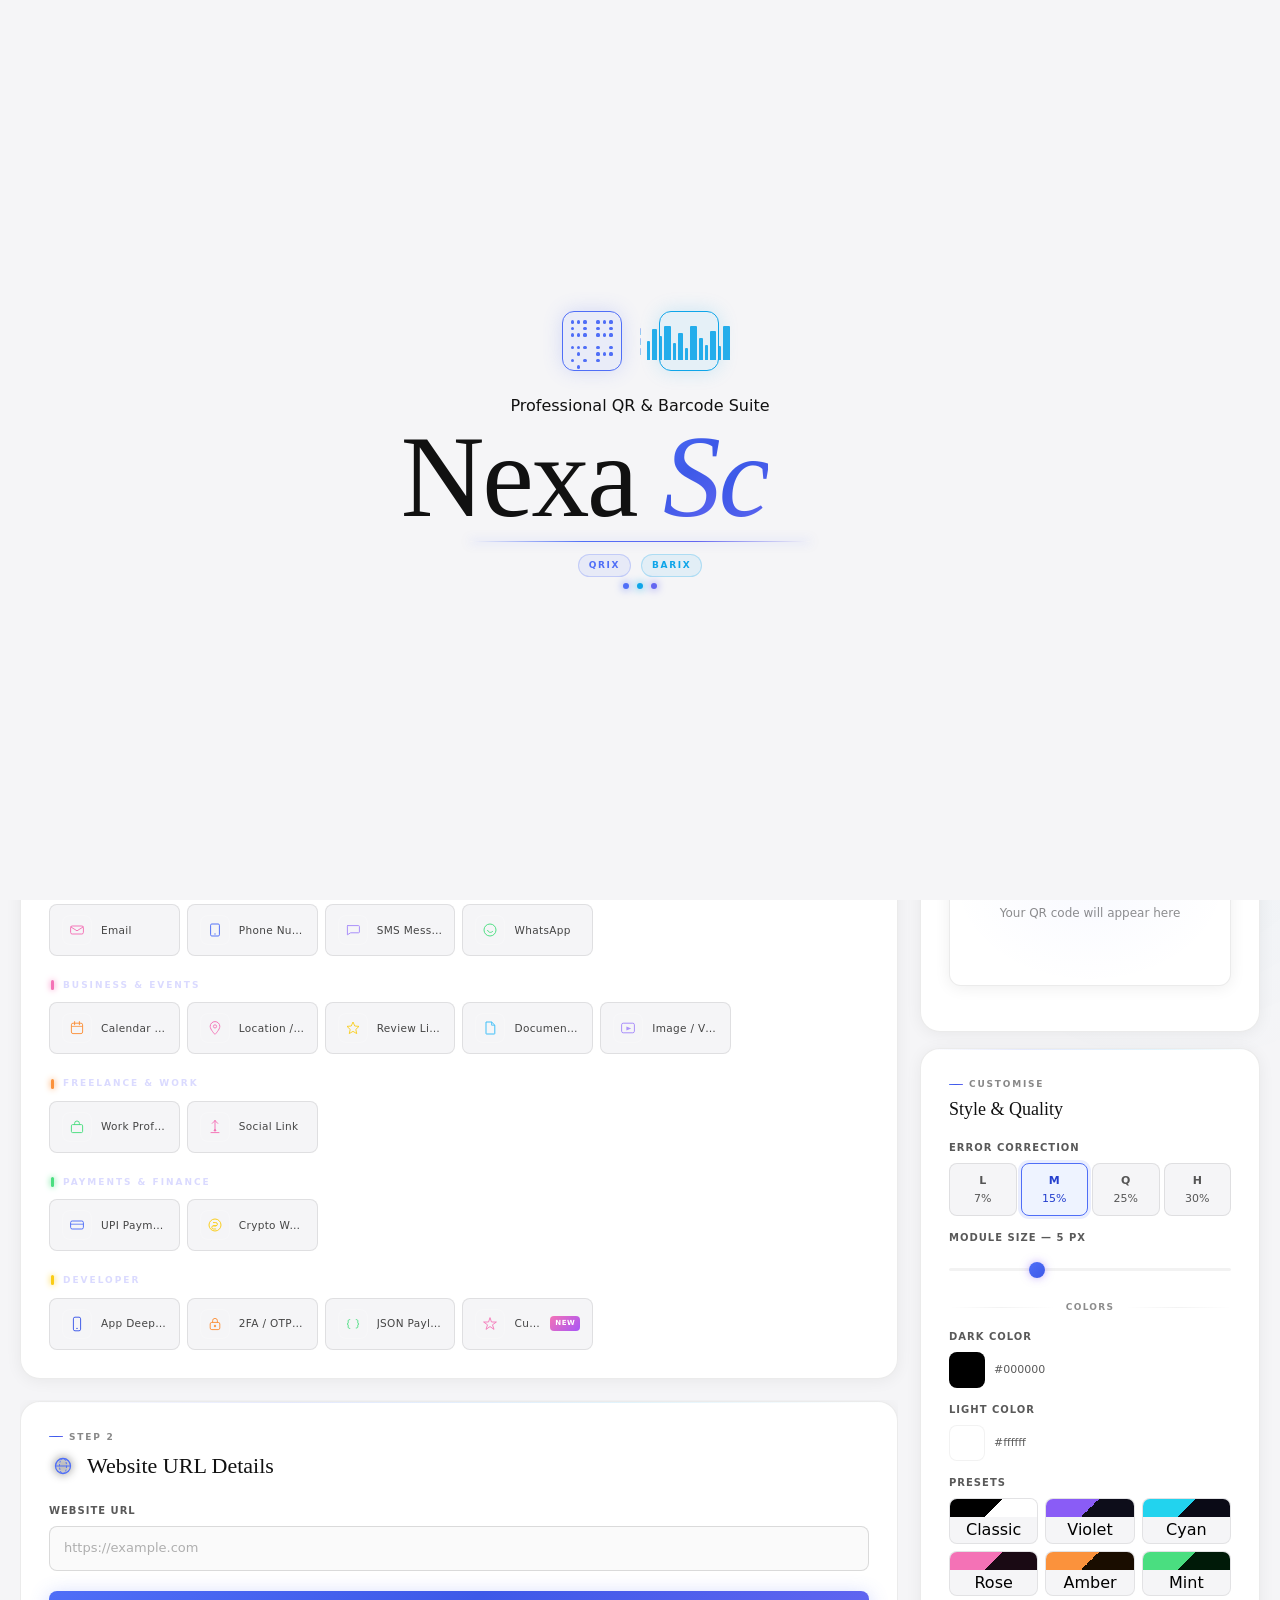
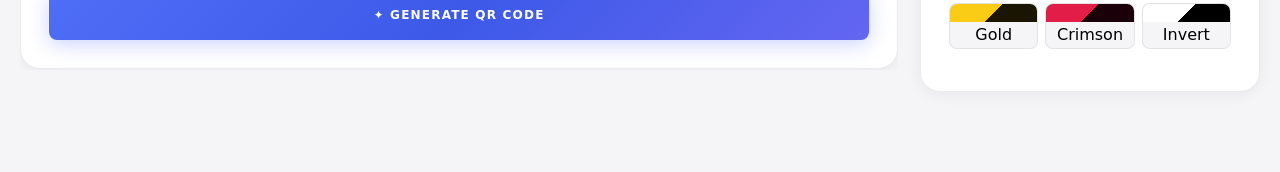
<file: nexa scan suite/index.html>
<!DOCTYPE html>
<html lang="en">
<head>
<meta charset="UTF-8"/>
<meta name="viewport" content="width=device-width, initial-scale=1.0"/>
<title>Nexa Scan Suite V1.0 - Offline QR and Barcode Suite</title>
<meta name="theme-color" content="#f5f5f7"/>
<link rel="icon" type="image/svg+xml" href="assets/icons/nexa-scan-suite.svg"/>
<!-- ZXing Library for Barcode Decoding -->
<script src="assets/vendor/zxing-0.21.3.min.js" defer></script>
<script defer src="js/app.js"></script>
<link rel="stylesheet" href="css/style.css">


<!-- QRCode.js inline -->

<meta name="description" content="Offline V1.0 QR and barcode suite for browser-local generation, decoding, history, copy, and download workflows.">


</head>
<body>
<a href="#mainContent" class="sr-skip">Skip to main content</a>
<button class="v1-theme-toggle" id="scanThemeToggle" type="button" aria-label="Switch between white and purple theme" aria-pressed="false">
  <span class="theme-toggle-icon" aria-hidden="true">
    <svg viewBox="0 0 24 24" fill="none">
      <path d="M21 12.79A9 9 0 1 1 11.21 3 7 7 0 0 0 21 12.79z" stroke-width="1.8" stroke-linecap="round" stroke-linejoin="round"/>
    </svg>
  </span>
</button>


<!-- ═══════════════════════════════════════════════
     MOBILE APP SHELL  (≤768px only)
     ═══════════════════════════════════════════════ -->
<div id="mobApp">

  <!-- ── Header ────────────────────────────────── -->
  <div id="mobHeader">
    <div class="mob-logo">Nexa<em>&nbsp;Scan</em><div class="mob-logo-dot"></div></div>
    <div class="mob-hdr-right"></div>
  </div>

  <!-- ── Scrollable body ───────────────────────── -->
  <div id="mobBody">

    <!-- PAGE: QR Generate -->
    <div class="mob-page mob-active" id="mpQRGen">
      <!-- ── QR Section Hero (mirrors desktop header) ── -->
      <div class="mob-section-hero">
        <div class="mob-hero-icon-wrap">
          <!-- Static QR pattern: finder squares + data modules -->
          <svg width="46" height="46" viewBox="0 0 46 46" fill="none" xmlns="http://www.w3.org/2000/svg">
            <!-- Top-left finder -->
            <rect x="3" y="3" width="16" height="16" rx="2.5" fill="none" stroke="rgba(138,92,246,0.75)" stroke-width="1.5"/>
            <rect x="6.5" y="6.5" width="9" height="9" rx="1.5" fill="#8a5cf6" opacity="0.9"/>
            <!-- Top-right finder -->
            <rect x="27" y="3" width="16" height="16" rx="2.5" fill="none" stroke="rgba(138,92,246,0.75)" stroke-width="1.5"/>
            <rect x="30.5" y="6.5" width="9" height="9" rx="1.5" fill="#8a5cf6" opacity="0.9"/>
            <!-- Bottom-left finder -->
            <rect x="3" y="27" width="16" height="16" rx="2.5" fill="none" stroke="rgba(138,92,246,0.75)" stroke-width="1.5"/>
            <rect x="6.5" y="30.5" width="9" height="9" rx="1.5" fill="#8a5cf6" opacity="0.9"/>
            <!-- Data modules (bottom-right area) -->
            <rect x="27" y="27" width="3.5" height="3.5" rx="0.6" fill="#22d3ee" opacity="0.85"/>
            <rect x="32" y="27" width="3.5" height="3.5" rx="0.6" fill="#8a5cf6" opacity="0.7"/>
            <rect x="37" y="27" width="6" height="3.5" rx="0.6" fill="#22d3ee" opacity="0.6"/>
            <rect x="27" y="32" width="7" height="3.5" rx="0.6" fill="#8a5cf6" opacity="0.65"/>
            <rect x="36.5" y="32" width="3.5" height="3.5" rx="0.6" fill="#22d3ee" opacity="0.8"/>
            <rect x="27" y="37" width="3.5" height="6" rx="0.6" fill="#22d3ee" opacity="0.7"/>
            <rect x="32" y="37" width="11.5" height="3.5" rx="0.6" fill="#8a5cf6" opacity="0.7"/>
            <rect x="32" y="41.5" width="3.5" height="1.5" rx="0.4" fill="#22d3ee" opacity="0.85"/>
            <rect x="40" y="41.5" width="3.5" height="1.5" rx="0.4" fill="#8a5cf6" opacity="0.6"/>
          </svg>
          <div class="mob-hero-corner tl"></div>
          <div class="mob-hero-corner tr"></div>
          <div class="mob-hero-corner bl"></div>
          <div class="mob-hero-corner br"></div>
          <div class="mob-hero-scan"></div>
        </div>
        <h2 class="mob-section-title">Qr<em>ix</em></h2>
        <div class="mob-section-badge">
          <div class="mob-badge-icon">
            <svg width="12" height="12" viewBox="0 0 14 14" fill="none">
              <rect x="1" y="1" width="5" height="5" rx="1" fill="white" opacity="0.95"/>
              <rect x="8" y="1" width="5" height="5" rx="1" fill="white" opacity="0.75"/>
              <rect x="1" y="8" width="5" height="5" rx="1" fill="white" opacity="0.75"/>
              <rect x="9" y="9" width="3" height="3" rx="0.5" fill="white" opacity="0.5"/>
              <rect x="8" y="8" width="1.5" height="1.5" rx="0.3" fill="white" opacity="0.9"/>
            </svg>
          </div>
          Professional QR Suite
        </div>
      </div>
      <!-- ── End QR Section Hero ── -->
      <div class="mob-card">
        <div class="mob-card-hd">Content Type</div>
        <div class="mob-type-container" id="mobTypeGrid"></div>
      </div>
      <div class="mob-card" id="mobQRFormCard">
        <div class="mob-card-hd">Content</div>
        <div id="mobQRFormArea"></div>
      </div>
      <div class="mob-card" id="mobQRPreviewCard" style="display:none">
        <div class="mob-card-hd">Preview</div>
        <div class="mob-canvas-wrap" id="mobQRCanvasWrap">
          <div class="mob-qr-placeholder"><div class="mob-ph-icon">▣</div><span>QR code appears here</span></div>
        </div>
        <div class="mob-action-row" id="mobQRActions" style="display:none;margin-top:10px"></div>
      </div>
      <div class="mob-card">
        <div class="mob-card-hd">Style &amp; Quality</div>
        <!-- EC -->
        <div class="mob-field">
          <label class="mob-field-label">Error Correction</label>
          <div class="mob-ec-row" id="mobEcRow">
            <button type="button" class="mob-ec-btn" data-ec="L" onclick="mobSetEC('L',this)">L<br><small style="font-weight:300">7%</small></button>
            <button type="button" class="mob-ec-btn active" data-ec="M" onclick="mobSetEC('M',this)">M<br><small style="font-weight:300">15%</small></button>
            <button type="button" class="mob-ec-btn" data-ec="Q" onclick="mobSetEC('Q',this)">Q<br><small style="font-weight:300">25%</small></button>
            <button type="button" class="mob-ec-btn" data-ec="H" onclick="mobSetEC('H',this)">H<br><small style="font-weight:300">30%</small></button>
          </div>
        </div>
        <!-- Size slider -->
        <div class="mob-field">
          <label class="mob-field-label">Module Size — <span id="mobSizeVal">5 px</span></label>
          <input type="range" class="mob-slider" id="mobSizeSlider" min="2" max="12" value="5" oninput="mobSyncSize(this.value)">
        </div>
        <!-- Colors -->
        <div class="mob-2col">
          <div class="mob-field">
            <label class="mob-field-label">Dark Color</label>
            <div class="mob-swatch-row">
              <div class="mob-swatch" id="mobDarkSwatch" style="background:#000">
                <input type="color" value="#000000" id="mobDarkColor" oninput="mobSyncColor('dark',this.value)">
              </div>
              <span class="mob-swatch-val" id="mobDarkVal">#000000</span>
            </div>
          </div>
          <div class="mob-field">
            <label class="mob-field-label">Light Color</label>
            <div class="mob-swatch-row">
              <div class="mob-swatch" id="mobLightSwatch" style="background:#fff">
                <input type="color" value="#ffffff" id="mobLightColor" oninput="mobSyncColor('light',this.value)">
              </div>
              <span class="mob-swatch-val" id="mobLightVal">#ffffff</span>
            </div>
          </div>
        </div>
        <!-- Presets -->
        <div class="mob-field">
          <label class="mob-field-label">Presets</label>
          <div class="mob-preset-grid">
            <button type="button" class="mob-preset" onclick="mobApplyQRPreset('#000000','#ffffff')"><div class="mob-preset-bar" style="background:linear-gradient(135deg,#000 50%,#fff 50%)"></div><div class="mob-preset-nm">Classic</div></button>
            <button type="button" class="mob-preset" onclick="mobApplyQRPreset('#8a5cf6','#0d0d1a')"><div class="mob-preset-bar" style="background:linear-gradient(135deg,#8a5cf6 50%,#0d0d1a 50%)"></div><div class="mob-preset-nm">Violet</div></button>
            <button type="button" class="mob-preset" onclick="mobApplyQRPreset('#22d3ee','#0a0a16')"><div class="mob-preset-bar" style="background:linear-gradient(135deg,#22d3ee 50%,#0a0a16 50%)"></div><div class="mob-preset-nm">Cyan</div></button>
            <button type="button" class="mob-preset" onclick="mobApplyQRPreset('#f472b6','#1a0a14')"><div class="mob-preset-bar" style="background:linear-gradient(135deg,#f472b6 50%,#1a0a14 50%)"></div><div class="mob-preset-nm">Rose</div></button>
            <button type="button" class="mob-preset" onclick="mobApplyQRPreset('#fb923c','#1a0d00')"><div class="mob-preset-bar" style="background:linear-gradient(135deg,#fb923c 50%,#1a0d00 50%)"></div><div class="mob-preset-nm">Amber</div></button>
            <button type="button" class="mob-preset" onclick="mobApplyQRPreset('#4ade80','#001a08')"><div class="mob-preset-bar" style="background:linear-gradient(135deg,#4ade80 50%,#001a08 50%)"></div><div class="mob-preset-nm">Mint</div></button>
            <button type="button" class="mob-preset" onclick="mobApplyQRPreset('#facc15','#1a1500')"><div class="mob-preset-bar" style="background:linear-gradient(135deg,#facc15 50%,#1a1500 50%)"></div><div class="mob-preset-nm">Gold</div></button>
            <button type="button" class="mob-preset" onclick="mobApplyQRPreset('#ffffff','#000000')"><div class="mob-preset-bar" style="background:linear-gradient(135deg,#fff 50%,#000 50%)"></div><div class="mob-preset-nm">Invert</div></button>
          </div>
        </div>
      </div>
      <!-- Generate button — inline at bottom of page -->
      <div class="mob-gen-wrap" id="mobQRGenWrap">
        <button type="button" class="mob-gen-btn" id="mobGenQRBtn" onclick="mobDoGenQR()">
          <svg width="16" height="16" viewBox="0 0 16 16" fill="none"><rect x="1" y="1" width="5" height="5" rx="1" fill="white" opacity=".9"/><rect x="10" y="1" width="5" height="5" rx="1" fill="white" opacity=".7"/><rect x="1" y="10" width="5" height="5" rx="1" fill="white" opacity=".7"/><rect x="3" y="3" width="1" height="1" fill="white"/></svg>
          Generate QR Code
        </button>
      </div>
    </div><!-- /mpQRGen -->

    <!-- PAGE: Barcode Generate -->
    <div class="mob-page" id="mpBCGen">
      <!-- ── Barcode Section Hero (mirrors desktop header) ── -->
      <div class="mob-section-hero">
        <div class="mob-hero-icon-wrap mob-bc-hero">
          <!-- Static barcode bars pattern -->
          <svg width="150" height="38" viewBox="0 0 150 38" fill="none" xmlns="http://www.w3.org/2000/svg">
            <rect x="4"   y="3" width="2"   height="32" rx="0.5" fill="#22d3ee" opacity="0.9"/>
            <rect x="8"   y="3" width="4"   height="32" rx="0.5" fill="#22d3ee" opacity="0.7"/>
            <rect x="15"  y="3" width="2"   height="32" rx="0.5" fill="#22d3ee" opacity="0.85"/>
            <rect x="19"  y="3" width="1"   height="32" rx="0.5" fill="#22d3ee" opacity="0.6"/>
            <rect x="22"  y="3" width="3"   height="32" rx="0.5" fill="#22d3ee" opacity="0.75"/>
            <rect x="28"  y="3" width="2"   height="32" rx="0.5" fill="#22d3ee" opacity="0.9"/>
            <rect x="33"  y="3" width="1"   height="32" rx="0.5" fill="#22d3ee" opacity="0.65"/>
            <rect x="37"  y="3" width="4"   height="32" rx="0.5" fill="#22d3ee" opacity="0.8"/>
            <rect x="44"  y="3" width="2"   height="32" rx="0.5" fill="#22d3ee" opacity="0.7"/>
            <rect x="49"  y="3" width="1"   height="32" rx="0.5" fill="#22d3ee" opacity="0.85"/>
            <rect x="53"  y="3" width="3"   height="32" rx="0.5" fill="#22d3ee" opacity="0.6"/>
            <rect x="59"  y="3" width="2"   height="32" rx="0.5" fill="#22d3ee" opacity="0.9"/>
            <rect x="64"  y="3" width="1"   height="32" rx="0.5" fill="#22d3ee" opacity="0.75"/>
            <rect x="67"  y="3" width="4"   height="32" rx="0.5" fill="#22d3ee" opacity="0.7"/>
            <rect x="74"  y="3" width="2"   height="32" rx="0.5" fill="#22d3ee" opacity="0.85"/>
            <rect x="79"  y="3" width="1"   height="32" rx="0.5" fill="#22d3ee" opacity="0.6"/>
            <rect x="83"  y="3" width="3"   height="32" rx="0.5" fill="#22d3ee" opacity="0.8"/>
            <rect x="89"  y="3" width="2"   height="32" rx="0.5" fill="#22d3ee" opacity="0.9"/>
            <rect x="94"  y="3" width="1"   height="32" rx="0.5" fill="#22d3ee" opacity="0.65"/>
            <rect x="97"  y="3" width="4"   height="32" rx="0.5" fill="#22d3ee" opacity="0.75"/>
            <rect x="104" y="3" width="2"   height="32" rx="0.5" fill="#22d3ee" opacity="0.85"/>
            <rect x="109" y="3" width="1"   height="32" rx="0.5" fill="#22d3ee" opacity="0.7"/>
            <rect x="112" y="3" width="3"   height="32" rx="0.5" fill="#22d3ee" opacity="0.6"/>
            <rect x="118" y="3" width="2"   height="32" rx="0.5" fill="#22d3ee" opacity="0.9"/>
            <rect x="123" y="3" width="4"   height="32" rx="0.5" fill="#22d3ee" opacity="0.7"/>
            <rect x="130" y="3" width="1"   height="32" rx="0.5" fill="#22d3ee" opacity="0.85"/>
            <rect x="133" y="3" width="3"   height="32" rx="0.5" fill="#22d3ee" opacity="0.65"/>
            <rect x="139" y="3" width="2"   height="32" rx="0.5" fill="#22d3ee" opacity="0.9"/>
            <rect x="144" y="3" width="1"   height="32" rx="0.5" fill="#22d3ee" opacity="0.75"/>
          </svg>
          <div class="mob-hero-corner tl"></div>
          <div class="mob-hero-corner tr"></div>
          <div class="mob-hero-corner bl"></div>
          <div class="mob-hero-corner br"></div>
          <div class="mob-hero-scan"></div>
        </div>
        <h2 class="mob-section-title">Bar<span class="mob-bc-em">ix</span></h2>
        <div class="mob-section-badge mob-bc-badge-pill">
          <div class="mob-badge-icon">
            <svg width="12" height="12" viewBox="0 0 16 16" fill="none">
              <rect x="1"    y="2" width="1.5" height="12" rx="0.5" fill="white"/>
              <rect x="4"    y="2" width="3"   height="12" rx="0.5" fill="white" opacity="0.7"/>
              <rect x="8.5"  y="2" width="1"   height="12" rx="0.5" fill="white"/>
              <rect x="11"   y="2" width="2"   height="12" rx="0.5" fill="white" opacity="0.6"/>
              <rect x="14.5" y="2" width="1"   height="12" rx="0.5" fill="white" opacity="0.9"/>
            </svg>
          </div>
          Barcode Generator
        </div>
      </div>
      <!-- ── End Barcode Section Hero ── -->
      <div class="mob-card">
        <div class="mob-card-hd">Format</div>
        <div class="mob-fmt-scroll" id="mobFmtScroll"></div>
        <div style="margin-top:8px;font-size:11px;color:var(--txt3)" id="mobFmtInfo">Select a barcode format above</div>
      </div>
      <div class="mob-card">
        <div class="mob-card-hd">Data</div>
        <div class="mob-field">
          <label class="mob-field-label" id="mobBCInputLabel">Value</label>
          <input class="mob-input" id="mobBCInput" placeholder="Select a format first…" oninput="mobSyncBCInput(this.value)">
          <div class="mob-field-hint" id="mobBCHint">Select a format above</div>
        </div>
      </div>
      <div class="mob-card" id="mobBCPreviewCard" style="display:none">
        <div class="mob-card-hd">Preview</div>
        <div class="mob-canvas-wrap" id="mobBCCanvasWrap">
          <div class="mob-bc-placeholder"><div class="mob-ph-icon">▬▬</div><span>Barcode appears here</span></div>
        </div>
        <div class="mob-action-row" id="mobBCActions" style="display:none;margin-top:10px"></div>
      </div>
      <div class="mob-card">
        <div class="mob-card-hd">Appearance</div>
        <div class="mob-2col">
          <div class="mob-field">
            <label class="mob-field-label">Bar Color</label>
            <div class="mob-swatch-row">
              <div class="mob-swatch" id="mobBCBarSwatch" style="background:#000">
                <input type="color" value="#000000" id="mobBCBarColor" oninput="mobSyncBCColor('bar',this.value)">
              </div>
              <span class="mob-swatch-val" id="mobBCBarVal">#000000</span>
            </div>
          </div>
          <div class="mob-field">
            <label class="mob-field-label">Background</label>
            <div class="mob-swatch-row">
              <div class="mob-swatch" id="mobBCBgSwatch" style="background:#fff">
                <input type="color" value="#ffffff" id="mobBCBgColor" oninput="mobSyncBCColor('bg',this.value)">
              </div>
              <span class="mob-swatch-val" id="mobBCBgVal">#ffffff</span>
            </div>
          </div>
        </div>
        <div class="mob-field">
          <label class="mob-field-label">Bar Height — <span id="mobBCHeightVal">80 px</span></label>
          <input type="range" class="mob-slider" id="mobBCHeight" min="40" max="200" value="80" oninput="mobSyncBCHeight(this.value)">
        </div>
        <div class="mob-field">
          <label class="mob-field-label">Scale — <span id="mobBCScaleVal">2×</span></label>
          <input type="range" class="mob-slider" id="mobBCScale" min="1" max="4" step="0.5" value="2" oninput="mobSyncBCScale(this.value)">
        </div>
        <div class="mob-field" style="display:flex;align-items:center;gap:10px">
          <input type="checkbox" id="mobBCShowText" checked style="accent-color:var(--c);width:16px;height:16px;cursor:pointer" onchange="mobSyncBCShowText(this.checked)">
          <label for="mobBCShowText" style="font-size:12px;color:var(--txt2);cursor:pointer">Show value text below barcode</label>
        </div>
        <!-- BC Presets -->
        <div class="mob-field">
          <label class="mob-field-label">Presets</label>
          <div class="mob-preset-grid">
            <button type="button" class="mob-preset" onclick="mobApplyBCPreset('#000000','#ffffff')"><div class="mob-preset-bar" style="background:linear-gradient(135deg,#000 50%,#fff 50%)"></div><div class="mob-preset-nm">Classic</div></button>
            <button type="button" class="mob-preset" onclick="mobApplyBCPreset('#22d3ee','#0a1a1a')"><div class="mob-preset-bar" style="background:linear-gradient(135deg,#22d3ee 50%,#0a1a1a 50%)"></div><div class="mob-preset-nm">Cyan</div></button>
            <button type="button" class="mob-preset" onclick="mobApplyBCPreset('#8a5cf6','#0d0d1a')"><div class="mob-preset-bar" style="background:linear-gradient(135deg,#8a5cf6 50%,#0d0d1a 50%)"></div><div class="mob-preset-nm">Violet</div></button>
            <button type="button" class="mob-preset" onclick="mobApplyBCPreset('#facc15','#1a1500')"><div class="mob-preset-bar" style="background:linear-gradient(135deg,#facc15 50%,#1a1500 50%)"></div><div class="mob-preset-nm">Gold</div></button>
            <button type="button" class="mob-preset" onclick="mobApplyBCPreset('#ffffff','#000000')"><div class="mob-preset-bar" style="background:linear-gradient(135deg,#fff 50%,#000 50%)"></div><div class="mob-preset-nm">Invert</div></button>
            <button type="button" class="mob-preset" onclick="mobApplyBCPreset('#e11d48','#1a0008')"><div class="mob-preset-bar" style="background:linear-gradient(135deg,#e11d48 50%,#1a0008 50%)"></div><div class="mob-preset-nm">Crimson</div></button>
            <button type="button" class="mob-preset" onclick="mobApplyBCPreset('#4ade80','#001a08')"><div class="mob-preset-bar" style="background:linear-gradient(135deg,#4ade80 50%,#001a08 50%)"></div><div class="mob-preset-nm">Mint</div></button>
            <button type="button" class="mob-preset" onclick="mobApplyBCPreset('#fb923c','#1a0d00')"><div class="mob-preset-bar" style="background:linear-gradient(135deg,#fb923c 50%,#1a0d00 50%)"></div><div class="mob-preset-nm">Amber</div></button>
          </div>
        </div>
      </div>
      <!-- Generate button — inline at bottom of page -->
      <div class="mob-gen-wrap" id="mobBCGenWrap">
        <button type="button" class="mob-gen-btn bc" id="mobGenBCBtn" onclick="mobDoGenBC()">
          <svg width="16" height="16" viewBox="0 0 16 16" fill="none"><rect x="1" y="2" width="1.5" height="12" rx="0.5" fill="white"/><rect x="4" y="2" width="3" height="12" rx="0.5" fill="white" opacity=".7"/><rect x="8.5" y="2" width="1" height="12" rx="0.5" fill="white"/><rect x="11" y="2" width="2" height="12" rx="0.5" fill="white" opacity=".6"/></svg>
          Generate Barcode
        </button>
      </div>
    </div><!-- /mpBCGen -->

    <!-- PAGE: Decode — Live Camera Scanner -->
    <div class="mob-page" id="mpDecode">

      <!-- ── Viewfinder card ── -->
      <div class="mob-card mob-scanner-card" id="mobScannerCard">
        <div class="mob-card-hd">Live QR Scanner</div>

        <!-- Viewfinder -->
        <div class="mob-vf-wrap" id="mobVFWrap">
          <!-- Video feed -->
          <video id="mobScanVideo" autoplay playsinline muted style="display:none"></video>
          <!-- Canvas used for frame capture -->
          <canvas id="mobScanCanvas" style="display:none"></canvas>

          <!-- Idle state (before camera starts) -->
          <div class="mob-vf-idle" id="mobVFIdle">
            <!-- Corner brackets -->
            <div class="mob-vf-corner tl"></div>
            <div class="mob-vf-corner tr"></div>
            <div class="mob-vf-corner bl"></div>
            <div class="mob-vf-corner br"></div>
            <!-- Animated QR idle graphic -->
            <div class="mob-vf-qr-idle">
              <!-- Finder corner glows -->
              <div class="mob-vf-qr-glow g-tl"></div>
              <div class="mob-vf-qr-glow g-tr"></div>
              <div class="mob-vf-qr-glow g-br"></div>
              <div class="mob-vf-qr-glow g-bl"></div>
              <!-- Sweep beam overlay -->
              <div class="mob-vf-qr-beam"></div>
              <!-- Static QR SVG -->
              <svg class="mob-vf-qr-svg" viewBox="0 0 90 90" fill="none" xmlns="http://www.w3.org/2000/svg">
                <!-- Top-left finder -->
                <rect x="6" y="6" width="28" height="28" rx="4" fill="none" stroke="#8a5cf6" stroke-width="2.5"/>
                <rect x="11" y="11" width="18" height="18" rx="2.5" fill="#8a5cf6" opacity="0.9"/>
                <!-- Top-right finder -->
                <rect x="56" y="6" width="28" height="28" rx="4" fill="none" stroke="#8a5cf6" stroke-width="2.5"/>
                <rect x="61" y="11" width="18" height="18" rx="2.5" fill="#8a5cf6" opacity="0.9"/>
                <!-- Bottom-left finder -->
                <rect x="6" y="56" width="28" height="28" rx="4" fill="none" stroke="#8a5cf6" stroke-width="2.5"/>
                <rect x="11" y="61" width="18" height="18" rx="2.5" fill="#8a5cf6" opacity="0.9"/>
                <!-- Data module pattern (bottom-right area) -->
                <rect x="56" y="56" width="7" height="7" rx="1.2" fill="#22d3ee" opacity="0.85"/>
                <rect x="66" y="56" width="7" height="7" rx="1.2" fill="#8a5cf6" opacity="0.7"/>
                <rect x="76" y="56" width="8" height="7" rx="1.2" fill="#22d3ee" opacity="0.6"/>
                <rect x="56" y="66" width="11" height="7" rx="1.2" fill="#8a5cf6" opacity="0.65"/>
                <rect x="70" y="66" width="7" height="7" rx="1.2" fill="#22d3ee" opacity="0.8"/>
                <rect x="56" y="76" width="7" height="8" rx="1.2" fill="#22d3ee" opacity="0.7"/>
                <rect x="66" y="76" width="18" height="8" rx="1.2" fill="#8a5cf6" opacity="0.65"/>
                <!-- Timing dots (horizontal) -->
                <rect x="38" y="19" width="4" height="4" rx="0.8" fill="#22d3ee" opacity="0.5"/>
                <rect x="44" y="19" width="4" height="4" rx="0.8" fill="#22d3ee" opacity="0.4"/>
                <!-- Timing dots (vertical) -->
                <rect x="19" y="38" width="4" height="4" rx="0.8" fill="#22d3ee" opacity="0.5"/>
                <rect x="19" y="44" width="4" height="4" rx="0.8" fill="#22d3ee" opacity="0.4"/>
              </svg>
            </div>
          </div>

          <!-- Active camera overlay -->
          <div class="mob-vf-active" id="mobVFActive" style="display:none">
            <div class="mob-vf-corner tl"></div>
            <div class="mob-vf-corner tr"></div>
            <div class="mob-vf-corner bl"></div>
            <div class="mob-vf-corner br"></div>
            <!-- Animated scan line -->
            <div class="mob-vf-scanline" id="mobVFScanline"></div>
            <!-- Aiming dot -->
            <div class="mob-vf-aim"></div>
            <div class="mob-vf-scanning-lbl">Scanning…</div>
          </div>

          <!-- Success flash -->
          <div class="mob-vf-success" id="mobVFSuccess" style="display:none">
            <div class="mob-vf-corner tl success"></div>
            <div class="mob-vf-corner tr success"></div>
            <div class="mob-vf-corner bl success"></div>
            <div class="mob-vf-corner br success"></div>
            <div class="mob-vf-ok-icon">✓</div>
          </div>
        </div>

        <!-- Primary action buttons -->
        <div class="mob-scan-actions" id="mobScanActions">
          <button type="button" class="mob-scan-start-btn" id="mobScanStartBtn" onclick="mobStartScan()">
            <svg width="18" height="18" viewBox="0 0 20 20" fill="none">
              <circle cx="10" cy="10" r="8" stroke="white" stroke-width="1.4"/>
              <circle cx="10" cy="10" r="4" fill="white"/>
            </svg>
            Start Live Scan
          </button>
        </div>

        <!-- Active scanning controls (shown when camera running) -->
        <div class="mob-scan-live-ctrl" id="mobScanLiveCtrl" style="display:none">
          <button type="button" class="mob-scan-stop-btn" onclick="mobStopScan()">⏹ Stop</button>
          <button type="button" class="mob-scan-flip-btn" id="mobFlipBtn" onclick="mobFlipCamera()">
            <svg width="16" height="16" viewBox="0 0 20 20" fill="none">
              <path d="M4 10a6 6 0 0 1 6-6 6 6 0 0 1 4.24 1.76" stroke="currentColor" stroke-width="1.5" stroke-linecap="round"/>
              <path d="M16 10a6 6 0 0 1-6 6 6 6 0 0 1-4.24-1.76" stroke="currentColor" stroke-width="1.5" stroke-linecap="round"/>
              <polyline points="14,7.5 14.5,10.5 17.5,10" stroke="currentColor" stroke-width="1.4" stroke-linecap="round" stroke-linejoin="round"/>
            </svg>
            Flip
          </button>
        </div>
      </div>

      <!-- ── Divider ── -->
      <div class="mob-scan-or">
        <div class="mob-scan-or-line"></div>
        <span class="mob-scan-or-txt">or upload image</span>
        <div class="mob-scan-or-line"></div>
      </div>

      <!-- ── File upload card ── -->
      <div class="mob-card">
        <div class="mob-card-hd">Scan From Image</div>
        <div class="mob-drop" id="mobQRDrop" onclick="document.getElementById('mobQRFileIn').click()">
          <div class="mob-drop-ring">
            <svg width="28" height="28" viewBox="0 0 28 28" fill="none" xmlns="http://www.w3.org/2000/svg">
              <!-- QR finder squares -->
              <rect x="2" y="2" width="10" height="10" rx="2" fill="none" stroke="#8a5cf6" stroke-width="1.4"/>
              <rect x="4.5" y="4.5" width="5" height="5" rx="1" fill="#8a5cf6" opacity="0.9"/>
              <rect x="16" y="2" width="10" height="10" rx="2" fill="none" stroke="#8a5cf6" stroke-width="1.4"/>
              <rect x="18.5" y="4.5" width="5" height="5" rx="1" fill="#8a5cf6" opacity="0.9"/>
              <rect x="2" y="16" width="10" height="10" rx="2" fill="none" stroke="#8a5cf6" stroke-width="1.4"/>
              <rect x="4.5" y="18.5" width="5" height="5" rx="1" fill="#8a5cf6" opacity="0.9"/>
              <!-- Upload arrow (bottom-right quadrant) -->
              <line x1="21" y1="25" x2="21" y2="18" stroke="#22d3ee" stroke-width="1.6" stroke-linecap="round"/>
              <polyline points="18,21 21,17.5 24,21" stroke="#22d3ee" stroke-width="1.6" stroke-linecap="round" stroke-linejoin="round"/>
            </svg>
          </div>
          <div class="mob-drop-title">Upload QR Image</div>
          <div class="mob-drop-sub">Tap to browse · PNG · JPG · WebP</div>
        </div>
        <input type="file" id="mobQRFileIn" accept="image/*" style="display:none">
      </div>

      <!-- ── Result card ── -->
      <div class="mob-card" id="mobDecodeResultCard" style="display:none">
        <div class="mob-card-hd">Decoded Result</div>
        <div id="mobQRDecodeResult"></div>
        <button type="button" class="mob-scan-another-btn" id="mobScanAnotherBtn" onclick="mobScanAnother()">
          <svg width="15" height="15" viewBox="0 0 20 20" fill="none">
            <path d="M4 10a6 6 0 1 1 .74 2.91" stroke="currentColor" stroke-width="1.6" stroke-linecap="round"/>
            <polyline points="1,10 4,13 7,10" stroke="currentColor" stroke-width="1.5" stroke-linecap="round" stroke-linejoin="round"/>
          </svg>
          Scan Another
        </button>
      </div>

    </div><!-- /mpDecode -->

    <!-- PAGE: History -->
    <div class="mob-page" id="mpHistory">
      <div class="mob-card">
        <div class="mob-card-hd">QR Code History</div>
        <div id="mobQRHistList"><div class="mob-no-hist">No QR codes generated yet</div></div>
      </div>
      <div class="mob-card">
        <div class="mob-card-hd">Barcode History</div>
        <div id="mobBCHistList"><div class="mob-no-hist">No barcodes generated yet</div></div>
      </div>
    </div><!-- /mpHistory -->

  </div><!-- /mobBody -->

  <!-- Bottom nav -->
  <nav id="mobNav">
    <button type="button" class="mob-nav-btn active" id="mnavQR" onclick="mobNavGo('qr')">
      <div class="mob-nav-icon">
        <svg width="16" height="16" viewBox="0 0 16 16" fill="none"><rect x="1" y="1" width="5" height="5" rx="1" fill="currentColor" opacity=".95"/><rect x="10" y="1" width="5" height="5" rx="1" fill="currentColor" opacity=".75"/><rect x="1" y="10" width="5" height="5" rx="1" fill="currentColor" opacity=".75"/><rect x="11" y="11" width="3" height="3" rx=".5" fill="currentColor" opacity=".5"/><rect x="3" y="3" width="1" height="1" fill="currentColor"/><rect x="12" y="3" width="1" height="1" fill="currentColor"/><rect x="3" y="12" width="1" height="1" fill="currentColor"/></svg>
      </div>
      <span class="mob-nav-lbl">QR Code</span>
    </button>
    <button type="button" class="mob-nav-btn" id="mnavBC" onclick="mobNavGo('bc')">
      <div class="mob-nav-icon">
        <svg width="16" height="16" viewBox="0 0 16 16" fill="none"><rect x="1" y="2" width="1.5" height="12" rx=".5" fill="currentColor"/><rect x="4" y="2" width="3" height="12" rx=".5" fill="currentColor" opacity=".7"/><rect x="8.5" y="2" width="1" height="12" rx=".5" fill="currentColor"/><rect x="11" y="2" width="2" height="12" rx=".5" fill="currentColor" opacity=".6"/><rect x="14.5" y="2" width="1" height="12" rx=".5" fill="currentColor" opacity=".9"/></svg>
      </div>
      <span class="mob-nav-lbl">Barcode</span>
    </button>
    <button type="button" class="mob-nav-btn" id="mnavScan" onclick="mobNavGo('decode')">
      <div class="mob-nav-icon">
        <svg width="16" height="16" viewBox="0 0 16 16" fill="none"><circle cx="7" cy="7" r="4.5" stroke="currentColor" stroke-width="1.3"/><line x1="10.5" y1="10.5" x2="14" y2="14" stroke="currentColor" stroke-width="1.5" stroke-linecap="round"/><line x1="5" y1="7" x2="9" y2="7" stroke="currentColor" stroke-width="1" opacity=".6"/><line x1="7" y1="5" x2="7" y2="9" stroke="currentColor" stroke-width="1" opacity=".6"/></svg>
      </div>
      <span class="mob-nav-lbl">Decode</span>
    </button>
    <button type="button" class="mob-nav-btn" id="mnavHist" onclick="mobNavGo('history')">
      <div class="mob-nav-icon">
        <svg width="16" height="16" viewBox="0 0 16 16" fill="none"><circle cx="8" cy="8" r="6" stroke="currentColor" stroke-width="1.3"/><polyline points="8,5 8,8 10,10" stroke="currentColor" stroke-width="1.3" stroke-linecap="round"/></svg>
      </div>
      <span class="mob-nav-lbl">History</span>
    </button>
  </nav>

</div><!-- /mobApp -->

<!-- TOAST CONTAINER -->
<div class="toast-container" id="toastContainer"></div>



<!-- CURTAIN -->
<div id="curtain">
  <div class="crt-aura"></div>
  <div class="crt-aura"></div>
  <div class="crt">
    <div class="crt-icons-row">
      <div class="crt-qr-grid" id="crtPixelGrid"></div>
      <div class="crt-icon-sep"><span></span><span></span><span></span></div>
      <div class="crt-bc-icon"><div class="crt-bc-bars" id="crtBcBars"></div></div>
    </div>
    <div class="crt-sub">Professional QR &amp; Barcode Suite</div>
    <div class="crt-word" id="crtWord">
      <span class="crt-letter ba-part">N</span>
      <span class="crt-letter ba-part">e</span>
      <span class="crt-letter ba-part">x</span>
      <span class="crt-letter ba-part">a</span>
      <span class="crt-letter">&nbsp;</span>
      <span class="crt-letter rix-part">S</span>
      <span class="crt-letter rix-part">c</span>
      <span class="crt-letter rix-part">a</span>
      <span class="crt-letter rix-part">n</span>
    </div>
    <div class="crt-line"></div>
    <div class="crt-badges">
      <span class="crt-badge qr">QRIX</span>
      <span class="crt-badge bc">BARIX</span>
    </div>
    <div class="crt-dots"><span class="crt-dot"></span><span class="crt-dot"></span><span class="crt-dot"></span></div>
  </div>
</div>

<div id="cg"></div>
<div class="orb orb1"></div>
<div class="orb orb2"></div>
<div class="orb orb3"></div>

<!-- FLOATING SECTION NAV -->
<nav id="sectionNav" aria-label="Section navigation">
  <button class="snav-btn snav-qr snav-active" id="snavQR" onclick="snavSwitch('qr')" title="QR Code Generator">
    <span class="snav-icon">
      <svg width="16" height="16" viewBox="0 0 16 16" fill="none">
        <rect x="1" y="1" width="5" height="5" rx="1" fill="currentColor" opacity="0.95"/>
        <rect x="10" y="1" width="5" height="5" rx="1" fill="currentColor" opacity="0.75"/>
        <rect x="1" y="10" width="5" height="5" rx="1" fill="currentColor" opacity="0.75"/>
        <rect x="11" y="11" width="3" height="3" rx="0.5" fill="currentColor" opacity="0.5"/>
        <rect x="3" y="3" width="1" height="1" fill="currentColor"/>
        <rect x="12" y="3" width="1" height="1" fill="currentColor"/>
        <rect x="3" y="12" width="1" height="1" fill="currentColor"/>
      </svg>
    </span>
    <span class="snav-label">QR Code</span>
    <span class="snav-dot"></span>
  </button>
  <button class="snav-btn snav-bc" id="snavBC" onclick="snavSwitch('bc')" title="Barcode Generator">
    <span class="snav-icon">
      <svg width="16" height="16" viewBox="0 0 16 16" fill="none">
        <rect x="1" y="2" width="1.5" height="12" rx="0.5" fill="currentColor"/>
        <rect x="4" y="2" width="3" height="12" rx="0.5" fill="currentColor" opacity="0.7"/>
        <rect x="8.5" y="2" width="1" height="12" rx="0.5" fill="currentColor"/>
        <rect x="11" y="2" width="2" height="12" rx="0.5" fill="currentColor" opacity="0.6"/>
        <rect x="14.5" y="2" width="1" height="12" rx="0.5" fill="currentColor" opacity="0.9"/>
      </svg>
    </span>
    <span class="snav-label">Barcode</span>
    <span class="snav-dot"></span>
  </button>
</nav>

<div class="bgrid"></div>

<!-- ═══════════════════ QR SECTION ═══════════════════ -->
<div id="modeViewport">
<div id="mainContent" tabindex="-1" style="position:absolute;top:0"></div>
<div class="wrap mode-section is-active" id="qrSection">
  <header>
    <div class="header-entry">
      <div class="he-qr-wrap">
        <!-- Pure SVG QR — drawn by JS below, loops forever -->
        <svg class="he-qr-svg" id="heQrSvg" viewBox="0 0 88 88" xmlns="http://www.w3.org/2000/svg"></svg>
        <div class="he-qr-corner tl"></div>
        <div class="he-qr-corner tr"></div>
        <div class="he-qr-corner bl"></div>
        <div class="he-qr-corner br"></div>
        <div class="he-scan-line"></div>
      </div>
      <!-- Decode readout under QR -->
      <div class="he-decode-wrap" id="heDecodeWrap">
        <span class="he-decode-label">DECODED</span>
        <span class="he-decode-text" id="heDecodeText"></span><span class="he-decode-cursor">|</span>
      </div>
    </div>
    <div class="logo-scroll-wrap" id="logoScrollWrap">
      <div style="position:relative;display:inline-block">
        <h1 class="display" id="mainTitle">Qrix</h1>
      </div>
    </div>
    <div class="logo-badge" style="margin-top:22px;margin-bottom:20px">
      <div class="logo-icon" role="img" aria-label="Nexa Scan logo">
        <svg width="14" height="14" viewBox="0 0 14 14" fill="none">
          <rect x="1" y="1" width="5" height="5" rx="1" fill="white" opacity="0.95"/>
          <rect x="8" y="1" width="5" height="5" rx="1" fill="white" opacity="0.75"/>
          <rect x="1" y="8" width="5" height="5" rx="1" fill="white" opacity="0.75"/>
          <rect x="9" y="9" width="3" height="3" rx="0.5" fill="white" opacity="0.5"/>
          <rect x="8" y="8" width="1.5" height="1.5" rx="0.3" fill="white" opacity="0.9"/>
        </svg>
      </div>
      Professional QR Suite
    </div>
    <p class="subtitle" id="mainSub">Generate, style &amp; decode QR codes and barcodes with studio-grade precision. Fully private — no data leaves your browser.</p>
  </header>

  <div class="stats-row" id="statsRow">
    <div class="stat-card"><div class="stat-val sv" id="statGenerated">0</div><div class="stat-lbl">QR Generated</div></div>
    <div class="stat-card"><div class="stat-val sc" id="statScanned">0</div><div class="stat-lbl">Decoded</div></div>
    <div class="stat-card"><div class="stat-val sp" id="statTypes">22</div><div class="stat-lbl">QR Types</div></div>
  </div>

  <div class="tabs-wrap" id="tabsWrap">
    <div class="tabs-bar">
      <div class="tab-ink" id="tabInk"></div>
      <button class="tab-btn active" data-tab="generate">⊞ Generate</button>
      <button class="tab-btn" data-tab="scan">⊙ Decode</button>
      <button class="tab-btn" data-tab="history">◎ History</button>
    </div>
  </div>

  <div class="panel active" id="panel-generate">
    <div class="gen-grid">
      <div>
        <div class="glass-card" style="margin-bottom:22px" id="cType">
          <div class="card-label">Step 1</div>
          <div class="card-title">Choose QR Type</div>
          <div id="typeGrid"></div>
        </div>
        <div class="glass-card" id="formCard">
          <div class="card-label">Step 2</div>
          <div class="card-title" id="formCardTitle">Enter Details</div>
          <div id="formSection"></div>
          <div class="generate-btn-wrap">
            <button class="btn btn-primary" id="generateBtn">✦ Generate QR Code</button>
          </div>
        </div>
      </div>
      <div class="qr-sticky">
        <div class="glass-card" style="margin-bottom:16px" id="cPreview">
          <div class="card-label">Preview</div>
          <div class="card-title" style="font-size:18px;margin-bottom:16px">QR Code Output</div>
          <div class="qr-canvas-wrap" id="qrCanvasWrap">
            <div class="qr-placeholder" id="qrPlaceholder">
              <div class="qr-placeholder-bars" id="qrPlaceholderBars"></div>
              <div class="qr-placeholder-text">Your QR code will appear here</div>
            </div>
            <canvas id="qrCanvas" style="display:none"></canvas>
          </div>
          <div class="btn-action-group" id="qrActions" style="display:none">
            <button class="btn btn-primary btn-sm" id="downloadBtn" aria-label="Download QR code as PNG">⬇ Download</button>
            <button class="btn btn-ghost btn-sm" id="copyBtn" aria-label="Copy QR code to clipboard">⧉ Copy</button>
            <button class="btn btn-ghost btn-sm" id="shareBtn" aria-label="Share QR code">↗ Share</button>
          </div>
        </div>
        <div class="glass-card" id="cStyle">
          <div class="card-label">Customise</div>
          <div class="card-title" style="font-size:18px;margin-bottom:16px">Style &amp; Quality</div>
          <div class="field-group">
            <label class="field-label">Error Correction</label>
            <div class="ec-tabs">
              <button class="ec-tab" data-ec="L">L<br><span style="font-weight:300;letter-spacing:0">7%</span></button>
              <button class="ec-tab active" data-ec="M">M<br><span style="font-weight:300;letter-spacing:0">15%</span></button>
              <button class="ec-tab" data-ec="Q">Q<br><span style="font-weight:300;letter-spacing:0">25%</span></button>
              <button class="ec-tab" data-ec="H">H<br><span style="font-weight:300;letter-spacing:0">30%</span></button>
            </div>
          </div>
          <div class="field-group">
            <label class="field-label">Module Size — <span id="sizeLabel">5 px</span></label>
            <input type="range" class="size-slider" id="sizeSlider" min="2" max="12" value="5"/>
          </div>
          <div class="section-divider"><div class="section-divider-line"></div><div class="section-divider-text">Colors</div><div class="section-divider-line"></div></div>
          <div class="field-group">
            <label class="field-label">Dark Color</label>
            <div class="style-row">
              <div class="swatch-wrap"><div class="swatch-preview" id="darkSwatchPreview" style="background:#000"><input type="color" id="darkColor" value="#000000"/></div></div>
              <div class="color-label" id="darkColorLabel">#000000</div>
            </div>
          </div>
          <div class="field-group">
            <label class="field-label">Light Color</label>
            <div class="style-row">
              <div class="swatch-wrap"><div class="swatch-preview" id="lightSwatchPreview" style="background:#fff"><input type="color" id="lightColor" value="#ffffff"/></div></div>
              <div class="color-label" id="lightColorLabel">#ffffff</div>
            </div>
          </div>
          <div class="field-group">
            <label class="field-label">Presets</label>
            <div class="preset-grid">
              <button class="preset-card" onclick="applyColorPreset('#000000','#ffffff')"><div class="preset-bar" style="background:linear-gradient(135deg,#000000 50%,#ffffff 50%)"></div><span class="preset-name">Classic</span></button>
              <button class="preset-card" onclick="applyColorPreset('#8a5cf6','#0d0d1a')"><div class="preset-bar" style="background:linear-gradient(135deg,#8a5cf6 50%,#0d0d1a 50%)"></div><span class="preset-name">Violet</span></button>
              <button class="preset-card" onclick="applyColorPreset('#22d3ee','#0a0a16')"><div class="preset-bar" style="background:linear-gradient(135deg,#22d3ee 50%,#0a0a16 50%)"></div><span class="preset-name">Cyan</span></button>
              <button class="preset-card" onclick="applyColorPreset('#f472b6','#1a0a14')"><div class="preset-bar" style="background:linear-gradient(135deg,#f472b6 50%,#1a0a14 50%)"></div><span class="preset-name">Rose</span></button>
              <button class="preset-card" onclick="applyColorPreset('#fb923c','#1a0d00')"><div class="preset-bar" style="background:linear-gradient(135deg,#fb923c 50%,#1a0d00 50%)"></div><span class="preset-name">Amber</span></button>
              <button class="preset-card" onclick="applyColorPreset('#4ade80','#001a08')"><div class="preset-bar" style="background:linear-gradient(135deg,#4ade80 50%,#001a08 50%)"></div><span class="preset-name">Mint</span></button>
              <button class="preset-card" onclick="applyColorPreset('#facc15','#1a1500')"><div class="preset-bar" style="background:linear-gradient(135deg,#facc15 50%,#1a1500 50%)"></div><span class="preset-name">Gold</span></button>
              <button class="preset-card" onclick="applyColorPreset('#e11d48','#1a0008')"><div class="preset-bar" style="background:linear-gradient(135deg,#e11d48 50%,#1a0008 50%)"></div><span class="preset-name">Crimson</span></button>
              <button class="preset-card" onclick="applyColorPreset('#ffffff','#000000')"><div class="preset-bar" style="background:linear-gradient(135deg,#ffffff 50%,#000000 50%)"></div><span class="preset-name">Invert</span></button>
            </div>
          </div>
        </div>
      </div>
    </div>
  </div>

  <div class="panel" id="panel-scan">
    <div class="scan-grid">
      <div>
        <div class="https-warning" id="httpsWarningQR" role="alert" aria-live="polite">
          <span aria-hidden="true">⚠</span>
          <span><strong>HTTPS required for camera access.</strong> File upload scanning still works.</span>
        </div>
        <div class="drop-zone glass-card" id="dropZone" role="region" aria-label="QR code image upload zone">
          <div class="drop-zone-ring" aria-hidden="true">🔍</div>
          <div class="drop-zone-title">Drop QR Image Here</div>
          <div class="drop-zone-sub">Drag &amp; drop or click to browse</div>
          <button class="btn btn-primary" id="browseBtn" aria-label="Browse files to scan QR code">Browse Files</button>
          <div class="drop-zone-formats">PNG · JPG · GIF · WebP · BMP · JPEG</div>
          <input type="file" id="scanFileInput" accept="image/*" aria-label="Select image file for QR scanning" tabindex="-1"/>
        </div>
        </div>
        <div class="glass-card" style="margin-top:16px;padding:18px">
          <div style="font-size:9px;font-weight:600;letter-spacing:0.13em;text-transform:uppercase;color:var(--txt3);margin-bottom:9px">Privacy Note</div>
          <p style="font-size:12px;color:var(--txt2);line-height:1.7">All decoding runs entirely in your browser via jsQR and BarcodeDetector (when available). No image data is ever transmitted.</p>
        </div>
      </div>
      <div class="glass-card scan-result-card">
        <div class="card-label">Decode Result</div>
        <div class="card-title">Decoded Content</div>
        <div id="scanResultArea"><div class="scan-result-empty"><div class="scan-result-empty-icon">⊙</div>Upload a QR or barcode image to decode its contents</div></div>
      </div>
    </div>
  </div>

  <div class="panel" id="panel-history">
    <div class="glass-card">
      <div class="card-label">Session</div>
      <div class="card-title">Generated History</div>
      <div class="history-list" id="historyList"><div class="no-hist">No QR codes generated yet in this session.</div></div>
    </div>
  </div>
</div>

<!-- ═══════════════════ BARCODE SECTION ═══════════════════ -->
<div id="barcodeSection" class="mode-section">
  <div class="bc-section-header">
    <div class="bc-hero-barcode">
      <canvas id="bcHeroCanvas" width="360" height="120"></canvas>
      <div class="bc-hero-corner tl"></div>
      <div class="bc-hero-corner tr"></div>
      <div class="bc-hero-corner bl"></div>
      <div class="bc-hero-corner br"></div>
      <div class="bc-hero-scan"></div>
      <div class="bc-hero-ok">✓</div>
    </div>
    <h2 class="bc-heading" id="bcTitle">Barix</h2>
    <div class="bc-badge">
      <span class="bc-badge-icon">
        <svg width="16" height="16" viewBox="0 0 16 16" fill="none">
          <rect x="1" y="2" width="1.5" height="12" rx="0.5" fill="#22d3ee"/>
          <rect x="4" y="2" width="3" height="12" rx="0.5" fill="#22d3ee" opacity="0.7"/>
          <rect x="8.5" y="2" width="1" height="12" rx="0.5" fill="#22d3ee"/>
          <rect x="11" y="2" width="2" height="12" rx="0.5" fill="#22d3ee" opacity="0.6"/>
          <rect x="14.5" y="2" width="1" height="12" rx="0.5" fill="#22d3ee" opacity="0.9"/>
        </svg>
      </span>
      Barcode Generator
    </div>
    <p class="bc-sub" id="bcSub">Generate retail, logistics &amp; industrial barcodes. Pure canvas rendering — no external dependencies.</p>
  </div>

  <div class="wrap" style="padding-top:0">
    <div class="bc-section-line"></div>

    <!-- Barcode Stats Row -->
    <div class="bc-stats-row" id="bcStatsRow">
      <div class="stat-card"><div class="stat-val sv" id="bcStatGenerated">0</div><div class="stat-lbl">Barcode Generated</div></div>
      <div class="stat-card"><div class="stat-val sp" id="bcStatTypes">8</div><div class="stat-lbl">Barcode Types</div></div>
    </div>

    <div class="bc-tabs-wrap">
      <div class="bc-tabs-bar" id="bcTabsBar">
        <div class="bc-tab-ink" id="bcTabInk"></div>
        <button class="bc-tab-btn active" data-bctab="generate">⊞ Generate</button>
        <button class="bc-tab-btn" data-bctab="history">◎ History</button>
      </div>
    </div>

    <div class="bc-panel active" id="bc-panel-generate">
    <div class="bc-gen-grid">
      <!-- FULL WIDTH COLUMN -->
      <div style="grid-column:1/-1">

        <!-- Step 1: Format -->
        <div class="glass-card on" style="margin-bottom:22px">
          <div class="card-label">Step 1</div>
          <div class="card-title" style="font-size:18px;margin-bottom:16px">Choose Format</div>
          <div class="bc-format-row" id="bcFormatRow"></div>
          <div class="bc-fmt-info">
            <span class="bc-fmt-info-dot"></span>
            <span id="bcFmtInfoText">Select a barcode format above</span>
          </div>
          <div class="bc-type-features" id="bcTypeFeatures"></div>
        </div>

        <!-- Two-column: Enter Data + Preview -->
        <div class="bc-inner-2col">
          <!-- Step 2: Enter Data -->
          <div class="glass-card on">
            <div class="card-label">Step 2</div>
            <div class="card-title" style="font-size:18px;margin-bottom:16px">Enter Data</div>
            <div class="field-group">
              <label class="field-label" id="bcInputLabel" for="bcInput">Value</label>
              <input class="field-input" id="bcInput" placeholder="Select a format first…" aria-describedby="bcCharCounter bcInputError" aria-required="true"/>
              <div class="field-error" id="bcInputError" role="alert" aria-live="polite"></div>
              <div class="bc-char-counter" id="bcCharCounter" aria-live="polite">Select a format above</div>
            </div>
            <div class="generate-btn-wrap" style="margin-top:20px">
              <button id="bcGenerateBtn" aria-label="Generate barcode">▬▬ Generate Barcode</button>
            </div>
          </div>

          <!-- Preview -->
          <div class="glass-card on bc-sticky">
            <div class="card-label">Preview</div>
            <div class="card-title" style="font-size:18px;margin-bottom:16px">Barcode Output</div>
            <div class="bc-canvas-wrap" id="bcCanvasWrap">
              <div class="bc-placeholder" id="bcPlaceholder">
                <div class="bc-placeholder-bars" id="bcPlaceholderBars"></div>
                <div class="bc-placeholder-text">Barcode preview</div>
              </div>
              <div class="bc-scan-line" id="bcScanLine"></div>
              <canvas id="bcCanvas"></canvas>
            </div>
            <div class="bc-value-display" id="bcValueDisplay"></div>
            <div class="bc-action-group" id="bcActions" style="display:none">
              <button class="btn btn-cyan btn-sm" id="bcDownloadBtn" aria-label="Download barcode as PNG">⬇ Download PNG</button>
              <button class="btn btn-ghost btn-sm" id="bcCopyBtn" aria-label="Copy barcode image to clipboard">⧉ Copy Image</button>
            </div>
          </div>
        </div>

        <!-- Step 3: Appearance -->
        <div class="glass-card on">
          <div class="card-label">Step 3</div>
          <div class="card-title" style="font-size:18px;margin-bottom:16px">Appearance</div>

          <div class="bc-style-grid">
            <div class="field-group">
              <label class="field-label">Bar Color</label>
              <div class="style-row">
                <div class="swatch-wrap"><div class="swatch-preview" id="bcDarkSwatchPreview" style="background:#000"><input type="color" id="bcBarColor" value="#000000"/></div></div>
                <div class="color-label" id="bcBarColorLabel">#000000</div>
              </div>
            </div>
            <div class="field-group">
              <label class="field-label">Background</label>
              <div class="style-row">
                <div class="swatch-wrap"><div class="swatch-preview" id="bcLightSwatchPreview" style="background:#fff"><input type="color" id="bcBgColor" value="#ffffff"/></div></div>
                <div class="color-label" id="bcBgColorLabel">#ffffff</div>
              </div>
            </div>
          </div>

          <div class="field-group">
            <label class="field-label">Bar Height — <span class="bc-height-display" id="bcHeightLabel">80 px</span></label>
            <input type="range" class="size-slider" id="bcHeightSlider" min="40" max="200" value="80"/>
          </div>
          <div class="field-group">
            <label class="field-label">Scale — <span class="bc-height-display" id="bcScaleLabel">2×</span></label>
            <input type="range" class="size-slider" id="bcScaleSlider" min="1" max="4" step="0.5" value="2"/>
          </div>
          <div class="field-group" style="display:flex;align-items:center;gap:10px">
            <input type="checkbox" id="bcShowText" checked style="accent-color:var(--c);width:14px;height:14px;cursor:pointer"/>
            <label for="bcShowText" style="font-size:12px;color:var(--txt2);cursor:pointer">Show value text below barcode</label>
          </div>

          <div class="section-divider"><div class="section-divider-line"></div><div class="section-divider-text">Color Presets</div><div class="section-divider-line"></div></div>
          <div class="bc-preset-grid">
            <button class="bc-preset-card" onclick="applyBcPreset('#000000','#ffffff')"><div class="bc-preset-bar" style="background:linear-gradient(135deg,#000 50%,#fff 50%)"></div>Classic</button>
            <button class="bc-preset-card" onclick="applyBcPreset('#22d3ee','#0a0a16')"><div class="bc-preset-bar" style="background:linear-gradient(135deg,#22d3ee 50%,#0a0a16 50%)"></div>Cyan</button>
            <button class="bc-preset-card" onclick="applyBcPreset('#8a5cf6','#0d0d1a')"><div class="bc-preset-bar" style="background:linear-gradient(135deg,#8a5cf6 50%,#0d0d1a 50%)"></div>Violet</button>
            <button class="bc-preset-card" onclick="applyBcPreset('#f472b6','#1a0a14')"><div class="bc-preset-bar" style="background:linear-gradient(135deg,#f472b6 50%,#1a0a14 50%)"></div>Rose</button>
            <button class="bc-preset-card" onclick="applyBcPreset('#4ade80','#001a08')"><div class="bc-preset-bar" style="background:linear-gradient(135deg,#4ade80 50%,#001a08 50%)"></div>Mint</button>
            <button class="bc-preset-card" onclick="applyBcPreset('#facc15','#1a1500')"><div class="bc-preset-bar" style="background:linear-gradient(135deg,#facc15 50%,#1a1500 50%)"></div>Gold</button>
            <button class="bc-preset-card" onclick="applyBcPreset('#ffffff','#000000')"><div class="bc-preset-bar" style="background:linear-gradient(135deg,#fff 50%,#000 50%)"></div>Invert</button>
            <button class="bc-preset-card" onclick="applyBcPreset('#e11d48','#1a0008')"><div class="bc-preset-bar" style="background:linear-gradient(135deg,#e11d48 50%,#1a0008 50%)"></div>Crimson</button>
          </div>
        </div>

      </div>
    </div>
    </div>


    <div class="bc-panel" id="bc-panel-history">
      <div class="glass-card">
        <div class="card-label">Session</div>
        <div class="card-title">Generated History</div>
        <div class="history-list" id="bcHistoryList"><div class="no-hist">No QR codes generated yet in this session.</div></div>
      </div>
    </div>
  </div>
</div>







</body>
</html>
</file>
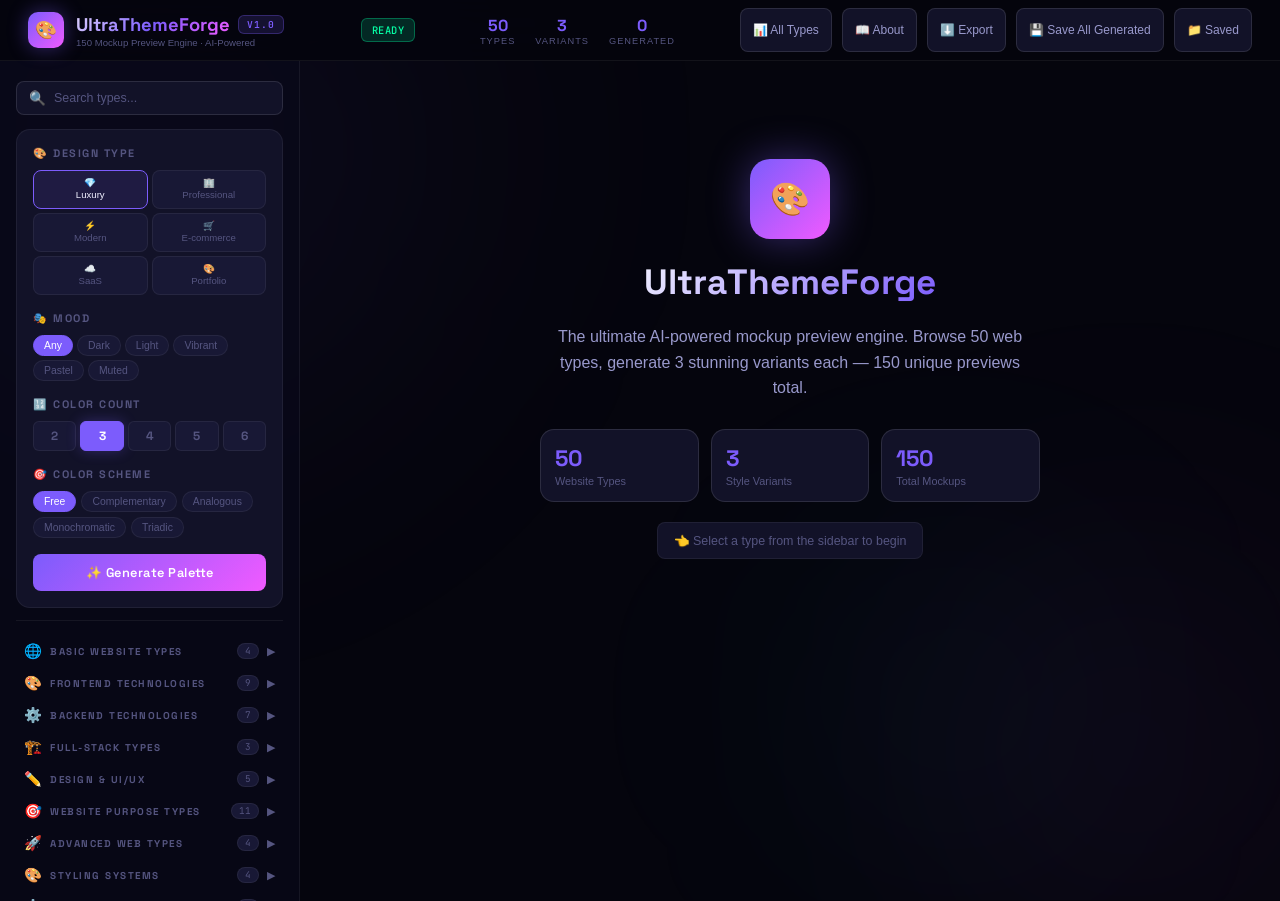
<file: ultra theme forge/index.html>
<!DOCTYPE html>
<html lang="en">
<head>
<meta charset="UTF-8">
<meta name="viewport" content="width=device-width, initial-scale=1.0">
<title>UltraThemeForge — 150 Mockup Preview Engine</title>
<link rel="icon" href="data:image/svg+xml,<svg xmlns='http://www.w3.org/2000/svg' viewBox='0 0 32 32'><rect width='32' height='32' rx='8' fill='%23090915'/><text y='22' x='4' font-size='20'>🎨</text></svg>">
<link rel="stylesheet" href="css/style.css">
</head>
<body>

<!-- Ambient background -->
<div class="ambient">
  <div class="amb amb-1"></div>
  <div class="amb amb-2"></div>
  <div class="amb amb-3"></div>
</div>

<!-- Header -->
<header>
  <div class="hdr-inner">
    <div class="logo-block">
      <div class="logo-icon">🎨</div>
      <div>
        <div style="display:flex;align-items:center;gap:8px;">
          <span class="logo-text">UltraThemeForge</span>
          <span class="logo-badge">v1.0</span>
        </div>
        <div style="font-size:0.6rem;color:var(--text3);margin-top:1px;">150 Mockup Preview Engine · AI-Powered</div>
      </div>
    </div>
    <div class="status-banner" id="status-banner">Initializing...</div>
    <div class="runtime-error-panel" id="runtime-error-panel" role="alert" aria-live="assertive">
      <span class="runtime-error-title">Startup Error:</span>
      <span class="runtime-error-message" id="runtime-error-message">An error occurred while loading the app.</span>
      <button class="btn btn-ghost" id="btn-runtime-error-dismiss" type="button">Dismiss</button>
    </div>
    <div class="hdr-stats">
      <div class="hdr-stat"><div class="hdr-stat-n">50</div><div class="hdr-stat-l">Types</div></div>
      <div class="hdr-stat"><div class="hdr-stat-n">3</div><div class="hdr-stat-l">Variants</div></div>
      <div class="hdr-stat"><div class="hdr-stat-n" id="total-generated">0</div><div class="hdr-stat-l">Generated</div></div>
      
    </div>
    <div class="hdr-actions">
      <button class="hdr-btn" id="btn-overview">📊 All Types</button>
      <button class="hdr-btn" id="btn-about">📖 About</button>
      <button class="hdr-btn" id="btn-export">⬇️ Export</button>
      <button class="hdr-btn" id="btn-save-all">💾 Save All Generated</button>
      <button class="hdr-btn" id="btn-saved-tab">📁 Saved</button>
      <button class="hdr-btn" id="mobile-menu-btn" aria-label="Open menu" style="display:none;">☰</button>
    </div>
  </div>
</header>

<div class="main-layout">
  <!-- Sidebar -->
  <aside class="sidebar">
    <div class="search-bar">
      <span class="search-icon">🔍</span>
      <input type="text" id="search-input" placeholder="Search types...">
    </div>
    <div id="sidebar-content"></div>
  </aside>

  <!-- Content Area -->
  <main class="content-area" id="main-content">
    <!-- Mobile-only: design tools relocated from the sidebar (populated by renderSidebar) -->
    <div id="mobile-tools-panel"></div>

    <!-- Live Preview Section -->
    <div class="live-preview-section" id="live-preview-section" style="display:none;">
      <div class="live-preview-header">
        <div class="live-preview-title">🎨 Live Theme Preview</div>
        <div class="live-preview-controls">
          <select id="preview-device" class="preview-select">
            <option value="desktop">Desktop</option>
            <option value="tablet">Tablet</option>
            <option value="mobile">Mobile</option>
          </select>
          <button class="preview-btn" onclick="toggleLivePreview()">Hide Preview</button>
        </div>
      </div>
      <div class="live-preview-content" id="live-preview-content">
        <div class="preview-mockup" id="preview-mockup">
          <div class="preview-iframe-container">
            <iframe id="preview-iframe" src="about:blank" frameborder="0"></iframe>
          </div>
        </div>
      </div>
    </div>

    <!-- Welcome state -->
    <div class="welcome-state" id="welcome-state">
      <div class="welcome-icon">🎨</div>
      <div class="welcome-title">UltraThemeForge</div>
      <div class="welcome-sub">The ultimate AI-powered mockup preview engine. Browse 50 web types, generate 3 stunning variants each — 150 unique previews total.</div>
      <div class="welcome-grid">
        <div class="welcome-card"><div class="welcome-card-n">50</div><div class="welcome-card-l">Website Types</div></div>
        <div class="welcome-card"><div class="welcome-card-n">3</div><div class="welcome-card-l">Style Variants</div></div>
        <div class="welcome-card"><div class="welcome-card-n">150</div><div class="welcome-card-l">Total Mockups</div></div>
      </div>
      <div class="start-hint"><span class="hint-desktop">👈 Select a type from the sidebar to begin</span><span class="hint-mobile" style="display:none;">☰ Tap the menu to browse &amp; pick a type</span></div>
      <!-- Mobile-only quick start card (mirrors the About panel footer) -->
      <div class="home-ready-card">
        <div class="about-footer-title">🎨 Ready to Generate?</div>
        <div class="about-footer-sub">Get your API key from Google AI Studio → paste it in the app → start generating. Use the Gemini model selector to choose quality vs cost.</div>
        <button class="btn btn-primary" id="btn-home-start-static">🚀 Start with Static Website</button>
        <button class="btn btn-secondary" id="btn-home-overview">📊 View All 50 Types</button>
      </div>
    </div>

    <!-- Type view (hidden initially) -->
    <div id="type-view" style="display:none;">
      <div class="type-header">
        <div class="type-title-block">
          <div class="type-title" id="type-title">—</div>
          <div class="type-subtitle" id="type-subtitle">—</div>
          <div class="type-meta" id="type-meta"></div>
        </div>
        <div style="display:flex;gap:8px;">
          <button class="btn btn-ghost" id="btn-back-home" title="Back to Home">⌂ Home</button>
          <button class="btn btn-ghost" id="btn-show-saved">📁 Saved</button>
        </div>
      </div>

      <!-- Compact API key status shown when a key is saved -->
      <div id="api-key-compact" class="api-key-compact" style="display:none;">
        <div style="display:flex;align-items:center;gap:12px;">
          <div style="font-size:0.92rem;color:var(--text2);">API key saved</div>
          <div style="display:flex;gap:8px;margin-left:auto;">
            <button class="btn btn-ghost" id="btn-show-api-setup">Manage Key</button>
            <button class="btn btn-ghost" id="btn-delete-api-key-compact">Delete Key</button>
          </div>
        </div>
      </div>

      <!-- API Setup -->
      <div class="api-setup" id="api-setup">
        <div class="api-setup-icon">🔑</div>
        <div class="api-setup-text">
          <div class="api-setup-title">Connect Google AI Studio (Gemini) to Generate Mockups</div>
          <div class="api-setup-sub">Enter your Google AI Studio API key to enable AI-powered mockup generation. Keys are stored locally in your browser only.</div>
          <div class="api-input-row">
            <input type="password" class="api-input" id="api-key-input" placeholder="AIza...">
            <div style="display:flex;gap:8px;align-items:center;">
              <button class="btn btn-primary" id="btn-save-api-key" style="flex-shrink:0;">Save Key</button>
              <button class="btn btn-ghost" id="btn-delete-api-key" style="flex-shrink:0;">Delete Key</button>
            </div>
          </div>
          <div class="api-input-row" style="margin-top:10px; gap:8px; align-items:center;">
            <label for="model-select" style="font-size:0.82rem; color:var(--text2); min-width:64px;">Model</label>
            <select id="model-select" class="api-input" style="max-width:380px;">
              <option value="gemini-2.5-flash">Gemini 2.5 Flash — Recommended</option>
              <option value="gemini-2.5-flash-lite">Gemini 2.5 Flash-Lite — Fastest &amp; cheapest</option>
              <option value="gemini-3.5-flash">Gemini 3.5 Flash — Highest quality</option>
            </select>
            <button class="btn btn-ghost" id="btn-save-model" style="flex-shrink:0;">Save Model</button>
          </div>
          <!-- Model usage summary, help toggle & management -->
          <div style="display:flex;flex-direction:column;gap:6px;">
            <div id="model-usage" class="model-usage" style="margin-top:8px; display:flex; gap:8px; align-items:center;">
              <div class="mu-summary-text" style="font-size:0.84rem; color:var(--text2);">Loading usage...</div>
              <button id="mu-help-toggle" class="icon-btn" aria-expanded="false" title="Show usage help" style="margin-left:6px;">▾</button>
              <button class="btn btn-ghost" id="mu-manage-btn" style="margin-left:auto;">Manage</button>
            </div>
            <div id="mu-help" class="mu-help" style="display:none; font-size:0.82rem; color:var(--text2);">
              <div style="padding:8px 10px; background: rgba(255,255,255,0.01); border-radius:6px; border:1px solid rgba(255,255,255,0.02);">
                Enter the amount you added (after completing your payment) into the <strong>Available Credit</strong> field once the funds are received to estimate remaining mockups and to track the limits left.
              </div>
            </div>
          </div>
          <div id="model-usage-details" class="mu-details" style="display:none; margin-top:8px;">
            <div style="display:flex;align-items:center;gap:8px;">
              <label style="font-size:0.82rem;color:var(--text2);">Available credit ($)</label>
              <input id="mu-credit-input" type="number" step="0.01" min="0" value="5.00" style="width:110px;padding:6px;border-radius:6px;border:1px solid rgba(255,255,255,0.04);background:transparent;color:var(--text);">
            </div>
            <div style="margin-top:8px; display:flex; gap:8px;">
              <button class="btn btn-primary" id="mu-save-credit">Save Credit</button>
              <button class="btn btn-ghost" id="mu-reset-usage">Reset Usage</button>
            </div>
            <div id="mu-breakdown" style="margin-top:10px; font-size:0.82rem; color:var(--text2);"></div>
          </div>
        </div>
      </div>

      <!-- Progress bar -->
      <div class="progress-bar" id="progress-bar">
        <span style="font-size:0.75rem;color:var(--text2);white-space:nowrap;" id="progress-label">Generating...</span>
        <div class="progress-track"><div class="progress-fill" id="progress-fill" style="width:0%"></div></div>
        <span class="progress-text" id="progress-text">0/3</span>
        <span class="progress-cancel" id="progress-cancel">✕ Cancel</span>
      </div>

      <!-- Variant selector -->
      <div class="variant-row" id="variant-selector"></div>

      <!-- Mockups grid -->
      <div class="mockups-grid" id="mockups-grid"></div>
    </div>

    <div id="saved-view" style="display:none;">
      <div class="saved-header">
        <div>
          <div class="type-title">💾 Saved Mockups</div>
          <div class="type-subtitle" id="saved-subtitle">Saved mockups remain available even after clearing generated previews. Save individual mockups or all generated mockups for later reuse.</div>
        </div>
        <div style="display:flex;gap:8px;align-items:center;flex-wrap:wrap;">
          <button class="btn btn-ghost" id="btn-show-types">← Back to Types</button>
        </div>
      </div>
      <div class="saved-summary" id="saved-summary"></div>
      <div class="saved-grid" id="saved-grid"></div>
    </div>
  </main>
</div>

<!-- Modal for fullscreen preview -->
<div class="modal-backdrop" id="modal-backdrop">
  <div class="modal">
    <div class="modal-header">
      <div class="mockup-browser-dots">
        <div class="browser-dot r"></div>
        <div class="browser-dot y"></div>
        <div class="browser-dot g"></div>
      </div>
      <div class="modal-browser-bar">
        <span>🔒</span>
        <span class="modal-url" id="modal-url">localhost/mockup</span>
      </div>
      <button class="icon-btn" id="btn-copy-modal" title="Copy HTML">📋</button>
      <button class="modal-close" id="btn-modal-close">✕</button>
    </div>
    <div class="modal-body">
      <iframe id="modal-iframe" title="Mockup Preview"></iframe>
    </div>
  </div>
</div>

<!-- ══════════════════════════════════════════════════════
     ABOUT PANEL
══════════════════════════════════════════════════════ -->
<div class="about-backdrop" id="about-backdrop">
  <div class="about-panel" id="about-panel">

    <!-- Close -->
    <div class="about-close-row">
      <button class="about-close-btn" id="btn-about-close">✕ Close</button>
    </div>

    <!-- ── HERO ─────────────────────────────────────── -->
    <div class="about-hero">
      <div class="about-hero-grid-lines"></div>
      <div class="about-logo-badge">
        <div class="about-logo-dot"></div>
        UltraThemeForge v1.0
      </div>
      <div class="about-hero-title">150 Mockup<br>Preview Engine</div>
      <div class="about-hero-sub">The most advanced AI-powered web design preview tool. Generate pixel-perfect mockups for every type of website — in three distinct visual styles — all inside your browser.</div>
      <div class="about-hero-stats">
        <div class="about-hero-stat"><div class="about-hero-stat-n">50</div><div class="about-hero-stat-l">Website Types</div></div>
        <div class="about-hero-stat"><div class="about-hero-stat-n">3</div><div class="about-hero-stat-l">Style Variants</div></div>
        <div class="about-hero-stat"><div class="about-hero-stat-n">150</div><div class="about-hero-stat-l">Total Mockups</div></div>
        <div class="about-hero-stat"><div class="about-hero-stat-n">9</div><div class="about-hero-stat-l">Categories</div></div>
      </div>
    </div>

    <!-- ── WHAT IS THIS ──────────────────────────────── -->
    <div class="about-grid-2">
      <div class="about-card about-card-accent">
        <div class="about-card-tag">🎯 What is this?</div>
        <div class="about-card-title">🎨 About UltraThemeForge</div>
        <div class="about-card-body">UltraThemeForge is an AI-powered website mockup generator that creates fully working HTML/CSS/JS previews for 50 different types of websites. Each type gets 3 unique visual variants — Clean, Bold, and Dark — giving you 150 completely different mockup designs in total.<br><br>Powered by Google AI Studio (Gemini), every mockup is a real, functional HTML page — not a wireframe or template. You get actual code you can copy, study, and adapt for your own projects.</div>
        <div class="about-feat-list">
          <div class="about-feat-item"><div class="about-feat-icon">✅</div>Real working HTML/CSS/JS output</div>
          <div class="about-feat-item"><div class="about-feat-icon">✅</div>Saved locally — works offline after generation</div>
          <div class="about-feat-item"><div class="about-feat-icon">✅</div>Copy any mockup's full source code instantly</div>
          <div class="about-feat-item"><div class="about-feat-icon">✅</div>Fullscreen preview with browser chrome UI</div>
        </div>
        <div style="margin-top:12px;font-size:0.88rem;color:var(--text2);line-height:1.5;">
          <strong>What's new (v1.0):</strong> Responsive previews, lazy-loading of previews, mobile sidebar & hamburger fix, improved API timeouts and error handling, in-app Gemini model selector (2.5 Flash / 2.5 Flash-Lite / 3.5 Flash) and per-model usage/credit tracker, safer localStorage parsing, and performance optimizations.
        </div>
      </div>
      
      <div class="about-card">
        <div class="about-card-tag">🗂️ Categories</div>
        <div class="about-card-title">📦 50 Types Across 9 Categories</div>
        <div class="about-card-body">Every major web technology, purpose, and design system is covered:</div>
        <div class="about-cats">
          <div class="about-cat-pill"><span>🌐</span> Basic Website Types <strong style="color:var(--violet);margin-left:3px;">×4</strong></div>
          <div class="about-cat-pill"><span>🎨</span> Frontend Tech <strong style="color:var(--violet);margin-left:3px;">×9</strong></div>
          <div class="about-cat-pill"><span>⚙️</span> Backend Tech <strong style="color:var(--violet);margin-left:3px;">×7</strong></div>
          <div class="about-cat-pill"><span>🏗️</span> Full-Stack Types <strong style="color:var(--violet);margin-left:3px;">×3</strong></div>
          <div class="about-cat-pill"><span>✏️</span> Design & UI/UX <strong style="color:var(--violet);margin-left:3px;">×5</strong></div>
          <div class="about-cat-pill"><span>🎯</span> Website Purposes <strong style="color:var(--violet);margin-left:3px;">×11</strong></div>
          <div class="about-cat-pill"><span>🚀</span> Advanced Web Types <strong style="color:var(--violet);margin-left:3px;">×4</strong></div>
          <div class="about-cat-pill"><span>🎨</span> Styling Systems <strong style="color:var(--violet);margin-left:3px;">×4</strong></div>
          <div class="about-cat-pill"><span>⚙️</span> Other Categories <strong style="color:var(--violet);margin-left:3px;">×3</strong></div>
        </div>
      </div>
    </div>

    <!-- ── 3 VARIANTS ────────────────────────────────── -->
    <div class="about-card" style="margin-bottom:16px;">
      <div class="about-card-tag">🎨 Style Variants</div>
      <div class="about-card-title">Three Distinct Visual Styles Per Type</div>
      <div class="about-card-body">Every website type is generated in 3 completely different visual personalities — making all 150 mockups look unique from each other:</div>
      <div class="variant-showcase">
        <div class="vs-item">
          <div class="vs-dot vs-dot-clean"></div>
          <div class="vs-name">🤍 Clean Light</div>
          <div class="vs-desc">Minimal white UI · soft shadows · generous whitespace · Apple-inspired refinement · modern SaaS aesthetic · subtle borders</div>
          <div class="vs-tag"><span class="pricing-badge pb-violet">Variant 1</span></div>
        </div>
        <div class="vs-item">
          <div class="vs-dot vs-dot-bold"></div>
          <div class="vs-name">🔥 Bold Creative</div>
          <div class="vs-desc">Vibrant saturated colors · asymmetric grid sections · editorial magazine feel · large statement typography · high contrast · geometric accents</div>
          <div class="vs-tag"><span class="pricing-badge pb-violet">Variant 2</span></div>
        </div>
        <div class="vs-item">
          <div class="vs-dot vs-dot-dark"></div>
          <div class="vs-name">🌑 Dark Futuristic</div>
          <div class="vs-desc">Near-black background · neon purple/cyan glow · glassmorphism panels · gradient meshes · cyberpunk aesthetic · monospace + display font mixing</div>
          <div class="vs-tag"><span class="pricing-badge pb-green">Variant 3</span></div>
        </div>
      </div>
    </div>

    <!-- ── API GUIDE ─────────────────────────────────── -->
    <div class="about-section-heading">🔑 API Connection Guide</div>

    <div class="about-grid-2" style="margin-bottom:16px;">
      <div class="about-card">
        <div class="about-card-tag">📋 Step-by-Step</div>
        <div class="about-card-title">How to Get Your API Key</div>
        <div class="about-steps">
          <div class="about-step">
            <div class="about-step-num">1</div>
            <div class="about-step-content">
              <div class="about-step-title">Open Google AI Studio</div>
              <div class="about-step-desc">Go to Google AI Studio and sign in with your Google account — no credit card needed for the free tier.</div>
              <div class="about-step-code">https://aistudio.google.com/apikey</div>
            </div>
          </div>
          <div class="about-step">
            <div class="about-step-num">2</div>
            <div class="about-step-content">
              <div class="about-step-title">Navigate to API Keys</div>
              <div class="about-step-desc">Click "Get API key" — AI Studio shows your existing keys and lets you create new ones.</div>
            </div>
          </div>
          <div class="about-step">
            <div class="about-step-num">3</div>
            <div class="about-step-content">
              <div class="about-step-title">Create a New Key</div>
              <div class="about-step-desc">Click "Create API key", pick (or auto-create) a project, and copy the key.</div>
              <div class="about-step-code">AIza... (your Google API key)</div>
            </div>
          </div>
          <div class="about-step">
            <div class="about-step-num">4</div>
            <div class="about-step-content">
              <div class="about-step-title">Paste Into the App</div>
              <div class="about-step-desc">Select any type from the sidebar → paste your key in the API Setup banner → click Save Key. Done.</div>
            </div>
          </div>
          <div class="about-step">
            <div class="about-step-num">5</div>
            <div class="about-step-content">
              <div class="about-step-title">Start Generating!</div>
              <div class="about-step-desc">Click "⚡ Generate All 3" on any type to create all 3 variants at once, or click individual placeholder cards.</div>
            </div>
          </div>
        </div>
        <div class="about-tip">
          <div class="about-tip-icon">🔒</div>
          <div class="about-tip-text">Your API key is stored only in your browser's localStorage — it never leaves your device or gets sent anywhere except directly to Google AI Studio (Generative Language API) servers.</div>
        </div>
      </div>

      <div class="about-card">
        <div class="about-card-tag">💰 Pricing & Credits</div>
        <div class="about-card-title">How Much Does It Cost?</div>
        <div class="about-card-body">The Gemini API has a <strong style="color:var(--green);">free tier</strong> with daily request limits — no credit card required. For higher limits, enable the pay-as-you-go paid tier; costs per mockup are tiny:</div>
        <div class="about-pricing">
          <div class="pricing-row best">
            <div class="pricing-model">Gemini 2.5 Flash ⭐ Recommended</div>
            <div class="pricing-cost">~$0.02</div>
            <div class="pricing-count">per mockup</div>
            <span class="pricing-badge pb-green">150 mockups → ~$3</span>
          </div>
          <div class="pricing-row">
            <div class="pricing-model">Gemini 2.5 Flash-Lite</div>
            <div class="pricing-cost">~$0.004</div>
            <div class="pricing-count">per mockup</div>
            <span class="pricing-badge pb-violet">150 mockups → ~$0.60</span>
          </div>
          <div class="pricing-row">
            <div class="pricing-model">Gemini 3.5 Flash</div>
            <div class="pricing-cost">~$0.08</div>
            <div class="pricing-count">per mockup</div>
            <span class="pricing-badge" style="background:rgba(255,77,109,0.1);color:var(--red);border:1px solid rgba(255,77,109,0.2);">Premium quality</span>
          </div>
        </div>
        <div class="about-info" style="margin-top:14px;">
          <div style="font-size:1rem;flex-shrink:0;">💡</div>
          <div class="about-info-text"><strong>Best strategy:</strong> Generate all 150 mockups with Gemini 2.5 Flash-Lite (~$0.60 total, or free within the daily free-tier limits). Switch to Gemini 2.5 Flash or 3.5 Flash for types you want higher quality on.</div>
        </div>
        <div class="about-tip">
          <div class="about-tip-icon">⚙️</div>
          <div class="about-tip-text">Switch models from inside the app: save your Google AI Studio API key, then choose a model from the <strong>Model</strong> dropdown in the API Setup banner. Options include Gemini 2.5 Flash (recommended), Gemini 2.5 Flash-Lite, and Gemini 3.5 Flash. The selected model is saved locally.</div>
        </div>
      </div>
    </div>

    <!-- ── USAGE GUIDE ───────────────────────────────── -->
    <div class="about-section-heading">📖 Usage Guide</div>

    <div class="about-grid-3" style="margin-bottom:16px;">
      <div class="about-card">
        <div class="about-card-tag">🧭 Navigation</div>
        <div class="about-card-title">Using the Sidebar</div>
        <div class="about-card-body">The left sidebar lists all 50 website types organized in 9 collapsible categories. Use the search bar at the top to instantly filter by name. Each type shows 3 colored dots — they fill purple once that variant has been generated.</div>
        <div class="about-feat-list">
          <div class="about-feat-item"><div class="about-feat-icon">🔍</div>Type in the search bar to find any type</div>
          <div class="about-feat-item"><div class="about-feat-icon">▶️</div>Click a category header to collapse/expand it</div>
          <div class="about-feat-item"><div class="about-feat-icon">🟣</div>Purple dots = generated, empty = not yet</div>
        </div>
      </div>
      <div class="about-card">
        <div class="about-card-tag">⚡ Generating</div>
        <div class="about-card-title">Generating Mockups</div>
        <div class="about-card-body">Select any type from the sidebar and choose how many to generate at once. Progress is shown with a live bar and the mockups appear as iframes in the preview cards.</div>
        <div class="about-feat-list">
          <div class="about-feat-item"><div class="about-feat-icon">⚡</div>"Generate All 3" — creates all variants for current type</div>
          <div class="about-feat-item"><div class="about-feat-icon">🖱️</div>Click any placeholder card to generate just that one</div>
          <div class="about-feat-item"><div class="about-feat-icon">🔄</div>"Regenerate" button on any card for a fresh version</div>
          <div class="about-feat-item"><div class="about-feat-icon">📊</div>"All Types" button to see the full overview grid</div>
        </div>
      </div>
      <div class="about-card">
        <div class="about-card-tag">🖥️ Previewing</div>
        <div class="about-card-title">Viewing & Using Mockups</div>
        <div class="about-card-body">Each mockup renders inside a scaled-down iframe browser frame. Hover to reveal the fullscreen button. All generated mockups are auto-saved to your browser.</div>
        <div class="about-feat-list">
          <div class="about-feat-item"><div class="about-feat-icon">⛶</div>Hover a card → click fullscreen for 100% view</div>
          <div class="about-feat-item"><div class="about-feat-icon">📋</div>Click 📋 to copy the full HTML source code</div>
          <div class="about-feat-item"><div class="about-feat-icon">💾</div>Mockups survive page refresh — saved locally</div>
          <div class="about-feat-item"><div class="about-feat-icon">⬇️</div>"Export" button downloads a JSON manifest</div>
        </div>
      </div>
    </div>

    <!-- ── KEYBOARD SHORTCUTS ────────────────────────── -->
    <div class="about-grid-2" style="margin-bottom:16px;">
      <div class="about-card">
        <div class="about-card-tag">⌨️ Shortcuts</div>
        <div class="about-card-title">Keyboard Shortcuts</div>
        <div class="kbd-chips">
          <div class="kbd-chip-row"><span class="kbd-chip">Ctrl + G</span><span class="kbd-chip-desc">Generate all 3 variants for current type</span></div>
          <div class="kbd-chip-row"><span class="kbd-chip">Escape</span><span class="kbd-chip-desc">Close fullscreen preview modal</span></div>
          <div class="kbd-chip-row"><span class="kbd-chip">Click outside</span><span class="kbd-chip-desc">Close this About panel</span></div>
        </div>
      </div>
      <div class="about-card">
        <div class="about-card-tag">🔋 Offline Support</div>
        <div class="about-card-title">Works Offline After Generation</div>
        <div class="about-card-body">Once a mockup is generated, it's saved to your browser's localStorage as complete HTML. The app works fully offline for previewing, copying, and browsing all saved mockups — no internet needed.<br><br>Only generating new mockups requires an active internet connection to reach Google AI Studio (Gemini).</div>
        <div class="about-info">
          <div style="font-size:1rem;flex-shrink:0;">💾</div>
          <div class="about-info-text">localStorage stores up to ~5MB per domain. 150 full HTML mockups may approach this limit. If storage is full, older mockups may be cleared — export important ones as HTML files first.</div>
        </div>
      </div>
    </div>

    <!-- ── HOW AI GENERATES ──────────────────────────── -->
    <div class="about-card" style="margin-bottom:16px;">
      <div class="about-card-tag">🤖 How It Works</div>
      <div class="about-card-title">How the AI Generates Each Mockup</div>
      <div class="about-card-body">Each generation call sends a carefully crafted master prompt to Google AI Studio (Gemini) that includes three layers of instruction — ensuring every mockup is unique, realistic, and appropriate for its type:</div>
      <div class="about-grid-3" style="margin-top:14px;margin-bottom:0;">
        <div style="background:var(--surf3);border:1px solid var(--border);border-radius:12px;padding:14px;">
          <div style="font-size:1.2rem;margin-bottom:6px;">📐</div>
          <div style="font-family:var(--head);font-size:0.82rem;font-weight:600;color:var(--text);margin-bottom:4px;">Master Prompt</div>
          <div style="font-size:0.72rem;color:var(--text2);line-height:1.6;">Global quality rules: pixel-perfect UI, real content, no Lorem Ipsum, navbar + hero + sections + footer structure, Google Fonts required.</div>
        </div>
        <div style="background:var(--surf3);border:1px solid var(--border);border-radius:12px;padding:14px;">
          <div style="font-size:1.2rem;margin-bottom:6px;">🌐</div>
          <div style="font-family:var(--head);font-size:0.82rem;font-weight:600;color:var(--text);margin-bottom:4px;">Type Context</div>
          <div style="font-size:0.72rem;color:var(--text2);line-height:1.6;">Specific instructions for that website type — terminology, UI patterns, content sections, and layout logic appropriate for e.g. "E-commerce" vs "AI-Powered".</div>
        </div>
        <div style="background:var(--surf3);border:1px solid var(--border);border-radius:12px;padding:14px;">
          <div style="font-size:1.2rem;margin-bottom:6px;">🎨</div>
          <div style="font-family:var(--head);font-size:0.82rem;font-weight:600;color:var(--text);margin-bottom:4px;">Variant Style</div>
          <div style="font-size:0.72rem;color:var(--text2);line-height:1.6;">Visual personality rules — color palette, typography style, spacing approach, and aesthetic tone specific to Clean / Bold / Dark.</div>
        </div>
      </div>
    </div>

    <!-- ── FOOTER ────────────────────────────────────── -->
    <div class="about-footer">
      <div class="about-footer-title">🎨 Ready to Generate?</div>
      <div class="about-footer-sub">Get your API key from Google AI Studio → paste it in the app → start generating. Use the Gemini model selector to choose quality vs cost.</div>
      <div class="about-footer-actions">
        <button class="btn btn-primary" id="btn-start-static">🚀 Start with Static Website</button>
        <button class="btn btn-secondary" id="btn-about-overview">📊 View All 50 Types</button>
        <button class="btn btn-ghost" id="btn-about-close-bottom">✕ Close</button>
      </div>
    </div>

  </div><!-- /about-panel -->
</div><!-- /about-backdrop -->

<!-- Toast container -->
<div class="toast-container" id="toast-container"></div>
<script defer src="js/app.js"></script>
</body>
</html>
</file>
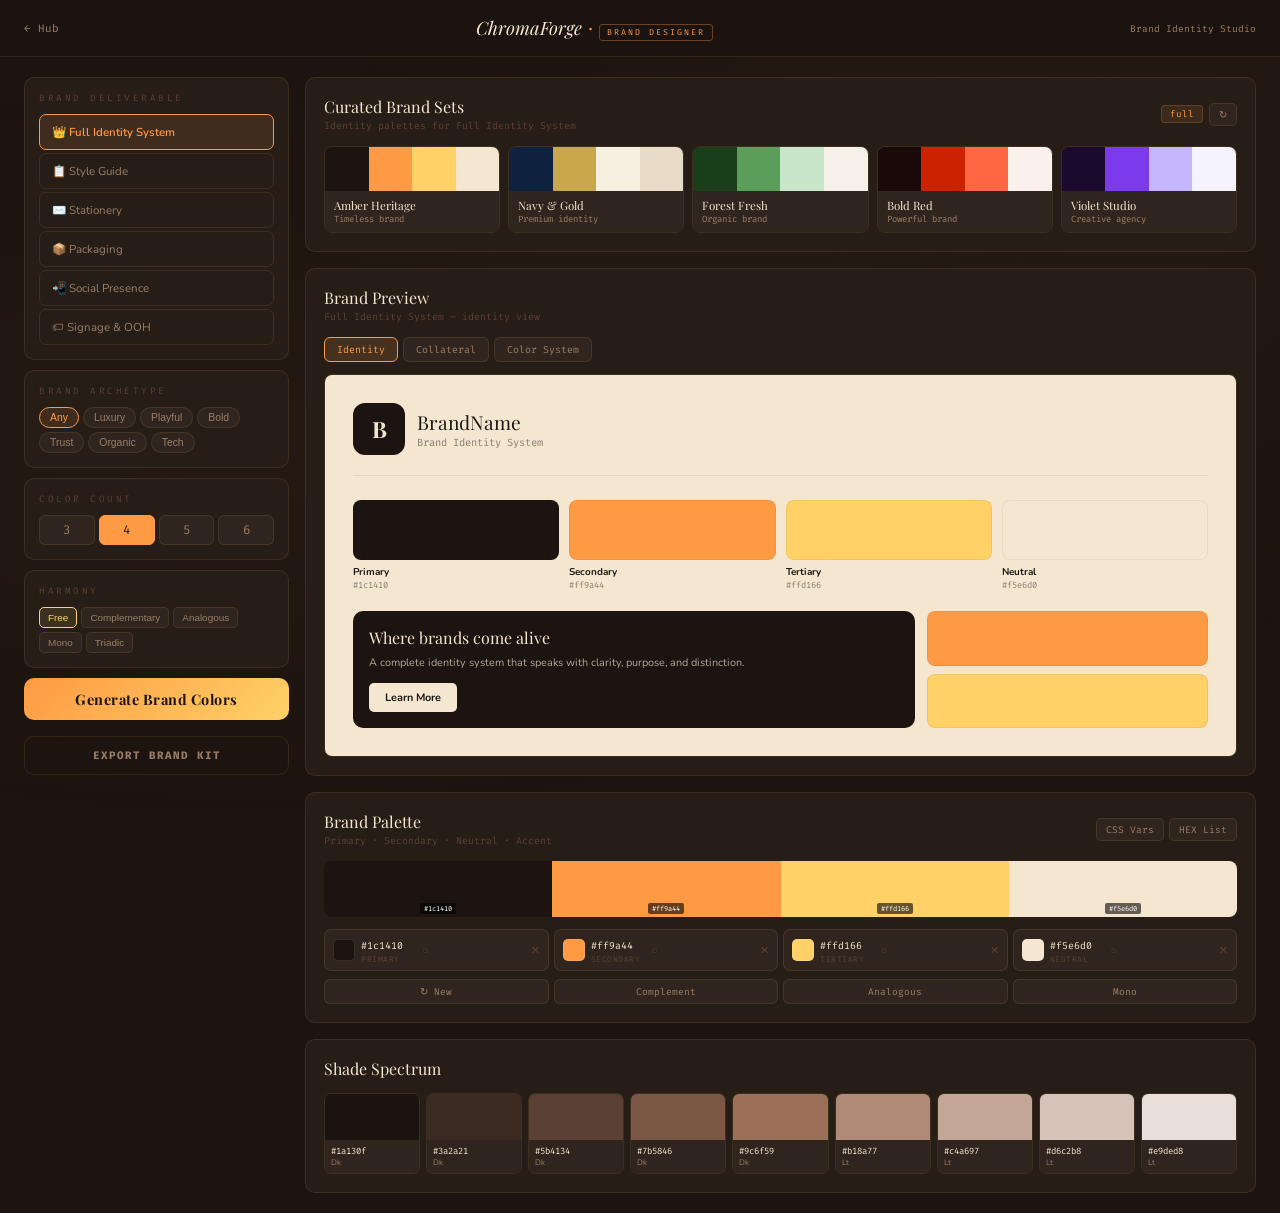
<file: chromaforge/brand-designer.html>
<!DOCTYPE html>
<html lang="en">
<head>
<meta charset="UTF-8">
<meta name="viewport" content="width=device-width, initial-scale=1.0">
<title>Brand Designer — ChromaForge Pro</title>
<link href="https://fonts.googleapis.com/css2?family=Playfair+Display:ital,wght@0,700;0,900;1,400&family=Nunito:wght@300;400;600;700&family=Fira+Code:wght@400;500&display=swap" rel="stylesheet">
<link rel="stylesheet" href="css/brand-designer.css">
</head>
<body>
<header>
  <div class="hdr">
    <a href="index.html" class="back-btn">← Hub</a>
    <div class="logo-area">
      <div class="logo-title">ChromaForge</div>
      <div class="logo-dot">·</div>
      <div class="logo-badge">BRAND DESIGNER</div>
    </div>
    <div class="hdr-right">Brand Identity Studio</div>
  </div>
</header>

<div class="wrap">
  <div class="layout">
    <aside class="sidebar">
      <div class="panel">
        <div class="panel-title">Brand Deliverable</div>
        <div class="section-tabs">
          <button class="sec-tab active" data-sec="identity" onclick="selectSection(this)">👑 Full Identity System</button>
          <button class="sec-tab" data-sec="style-guide" onclick="selectSection(this)">📋 Style Guide</button>
          <button class="sec-tab" data-sec="stationery" onclick="selectSection(this)">✉️ Stationery</button>
          <button class="sec-tab" data-sec="packaging" onclick="selectSection(this)">📦 Packaging</button>
          <button class="sec-tab" data-sec="social-brand" onclick="selectSection(this)">📲 Social Presence</button>
          <button class="sec-tab" data-sec="signage" onclick="selectSection(this)">🏷 Signage & OOH</button>
        </div>
      </div>

      <div class="panel">
        <div class="panel-title">Brand Archetype</div>
        <div class="chips">
          <button class="chip active" data-mood="any" onclick="selectMood(this)">Any</button>
          <button class="chip" data-mood="luxury" onclick="selectMood(this)">Luxury</button>
          <button class="chip" data-mood="playful" onclick="selectMood(this)">Playful</button>
          <button class="chip" data-mood="bold" onclick="selectMood(this)">Bold</button>
          <button class="chip" data-mood="trust" onclick="selectMood(this)">Trust</button>
          <button class="chip" data-mood="organic" onclick="selectMood(this)">Organic</button>
          <button class="chip" data-mood="tech" onclick="selectMood(this)">Tech</button>
        </div>
      </div>

      <div class="panel">
        <div class="panel-title">Color Count</div>
        <div class="count-row">
          <button class="cnt-btn" onclick="selCount(this,3)">3</button>
          <button class="cnt-btn active" onclick="selCount(this,4)">4</button>
          <button class="cnt-btn" onclick="selCount(this,5)">5</button>
          <button class="cnt-btn" onclick="selCount(this,6)">6</button>
        </div>
      </div>

      <div class="panel">
        <div class="panel-title">Harmony</div>
        <div class="scheme-row">
          <button class="sch-btn active" data-sch="free" onclick="selScheme(this)">Free</button>
          <button class="sch-btn" data-sch="comp" onclick="selScheme(this)">Complementary</button>
          <button class="sch-btn" data-sch="analogous" onclick="selScheme(this)">Analogous</button>
          <button class="sch-btn" data-sch="mono" onclick="selScheme(this)">Mono</button>
          <button class="sch-btn" data-sch="triadic" onclick="selScheme(this)">Triadic</button>
        </div>
      </div>

      <button class="gen-btn" onclick="generatePalette()">Generate Brand Colors</button>
      <button class="gen-btn sec" onclick="savePalette()">Export Brand Kit</button>
    </aside>

    <main class="content">
      <div class="box">
        <div class="box-hd">
          <div>
            <div class="box-title">Curated Brand Sets</div>
            <div class="box-sub">Identity palettes for <span id="secLabel">Full Identity System</span></div>
          </div>
          <div style="display:flex;gap:6px;align-items:center">
            <span class="tag" id="sugTag">identity</span>
            <button class="copy-btn" onclick="generateSuggestions()">↻</button>
          </div>
        </div>
        <div class="sug-grid" id="sugGrid"></div>
      </div>

      <div class="box">
        <div class="box-hd">
          <div>
            <div class="box-title">Brand Preview</div>
            <div class="box-sub" id="mockSub">Live brand mockup</div>
          </div>
        </div>
        <div class="mock-tabs">
          <button class="mock-tab active" onclick="switchMock(this,'identity')">Identity</button>
          <button class="mock-tab" onclick="switchMock(this,'collateral')">Collateral</button>
          <button class="mock-tab" onclick="switchMock(this,'system')">Color System</button>
        </div>
        <div class="mock-viewport"><div id="mockFrame"></div></div>
      </div>

      <div class="box">
        <div class="box-hd">
          <div><div class="box-title">Brand Palette</div><div class="box-sub">Primary · Secondary · Neutral · Accent</div></div>
          <div style="display:flex;gap:5px">
            <button class="copy-btn" onclick="copyCSS()">CSS Vars</button>
            <button class="copy-btn" onclick="copyHex()">HEX List</button>
          </div>
        </div>
        <div class="pal-bar" id="palBar"></div>
        <div class="pal-swatches" id="palSwatches"></div>
        <div class="pal-actions">
          <button class="act-btn" onclick="shufflePalette()">↻ New</button>
          <button class="act-btn" onclick="genComp()">Complement</button>
          <button class="act-btn" onclick="genAnalogous()">Analogous</button>
          <button class="act-btn" onclick="genMono()">Mono</button>
        </div>
      </div>

      <div class="box">
        <div class="box-hd"><div><div class="box-title">Shade Spectrum</div></div></div>
        <div class="cmp-row" id="cmpRow"></div>
      </div>
    </main>
  </div>
</div>
<div class="toast" id="toast"></div>

<script defer src="js/brand-designer.js"></script>
</body>
</html>
</file>
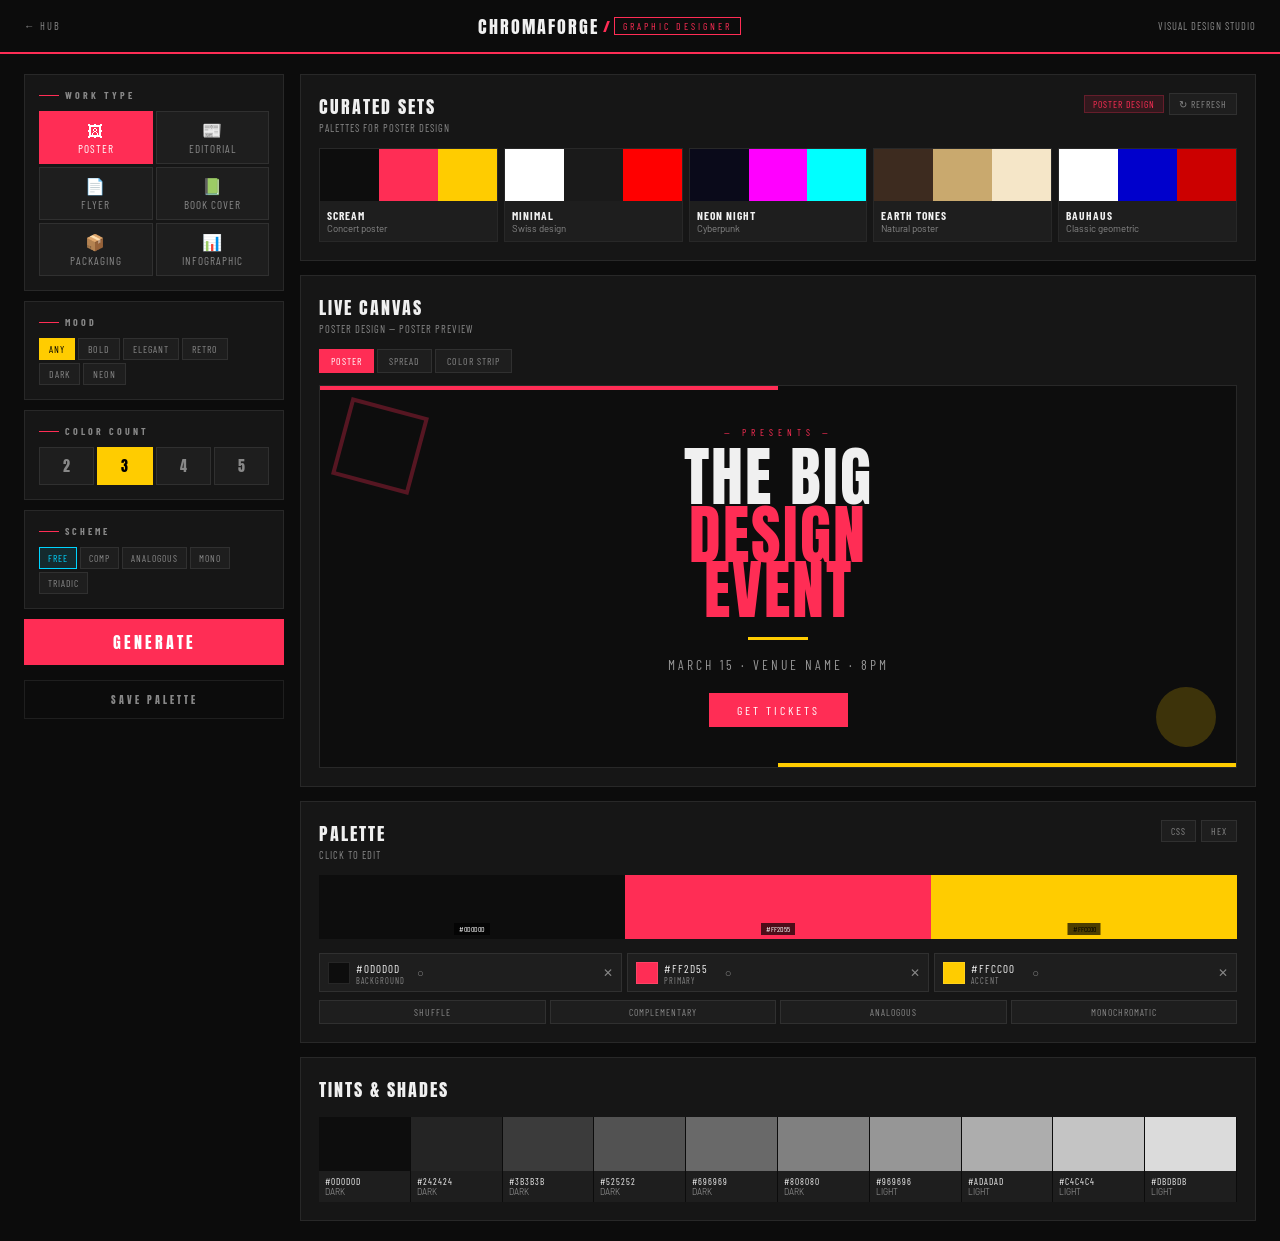
<file: chromaforge/graphic-designer.html>
<!DOCTYPE html>
<html lang="en">
<head>
<meta charset="UTF-8">
<meta name="viewport" content="width=device-width, initial-scale=1.0">
<title>Graphic Designer — ChromaForge Pro</title>
<link href="https://fonts.googleapis.com/css2?family=Anton&family=Barlow:ital,wght@0,300;0,400;0,600;1,300;1,400&family=Barlow+Condensed:wght@500;700&display=swap" rel="stylesheet">
<link rel="stylesheet" href="css/graphic-designer.css">
</head>
<body>
<header>
  <div class="hdr">
    <a href="index.html" class="back-btn">← Hub</a>
    <div class="logo-area">
      <div class="logo-cf">CHROMAFORGE</div><div class="logo-slash">/</div>
      <div class="logo-badge">GRAPHIC DESIGNER</div>
    </div>
    <div class="hdr-right">Visual Design Studio</div>
  </div>
</header>

<div class="wrap">
  <div class="layout">
    <aside class="sidebar">
      <div class="panel">
        <div class="panel-title"><span></span>Work Type</div>
        <div class="section-tabs">
          <button class="sec-tab active" data-sec="poster" onclick="selectSection(this)"><span class="sec-ico">🖼</span>Poster</button>
          <button class="sec-tab" data-sec="editorial" onclick="selectSection(this)"><span class="sec-ico">📰</span>Editorial</button>
          <button class="sec-tab" data-sec="flyer" onclick="selectSection(this)"><span class="sec-ico">📄</span>Flyer</button>
          <button class="sec-tab" data-sec="book-cover" onclick="selectSection(this)"><span class="sec-ico">📗</span>Book Cover</button>
          <button class="sec-tab" data-sec="packaging" onclick="selectSection(this)"><span class="sec-ico">📦</span>Packaging</button>
          <button class="sec-tab" data-sec="infographic" onclick="selectSection(this)"><span class="sec-ico">📊</span>Infographic</button>
        </div>
      </div>

      <div class="panel">
        <div class="panel-title"><span></span>Mood</div>
        <div class="chips">
          <button class="chip active" data-mood="any" onclick="selectMood(this)">Any</button>
          <button class="chip" data-mood="bold" onclick="selectMood(this)">Bold</button>
          <button class="chip" data-mood="elegant" onclick="selectMood(this)">Elegant</button>
          <button class="chip" data-mood="retro" onclick="selectMood(this)">Retro</button>
          <button class="chip" data-mood="dark" onclick="selectMood(this)">Dark</button>
          <button class="chip" data-mood="neon" onclick="selectMood(this)">Neon</button>
        </div>
      </div>

      <div class="panel">
        <div class="panel-title"><span></span>Color Count</div>
        <div class="count-row">
          <button class="cnt-btn" onclick="selCount(this,2)">2</button>
          <button class="cnt-btn active" onclick="selCount(this,3)">3</button>
          <button class="cnt-btn" onclick="selCount(this,4)">4</button>
          <button class="cnt-btn" onclick="selCount(this,5)">5</button>
        </div>
      </div>

      <div class="panel">
        <div class="panel-title"><span></span>Scheme</div>
        <div class="scheme-row">
          <button class="sch-btn active" data-sch="free" onclick="selScheme(this)">Free</button>
          <button class="sch-btn" data-sch="comp" onclick="selScheme(this)">Comp</button>
          <button class="sch-btn" data-sch="analogous" onclick="selScheme(this)">Analogous</button>
          <button class="sch-btn" data-sch="mono" onclick="selScheme(this)">Mono</button>
          <button class="sch-btn" data-sch="triadic" onclick="selScheme(this)">Triadic</button>
        </div>
      </div>

      <button class="gen-btn" onclick="generatePalette()">Generate</button>
      <button class="gen-btn sec" onclick="savePalette()">Save Palette</button>
    </aside>

    <main class="content">
      <div class="box">
        <div class="box-hd">
          <div>
            <div class="box-title">Curated Sets</div>
            <div class="box-sub">Palettes for <span id="secLabel">Poster Design</span></div>
          </div>
          <div style="display:flex;gap:5px;align-items:center">
            <span class="tag" id="sugTag">poster</span>
            <button class="copy-btn" onclick="generateSuggestions()">↻ Refresh</button>
          </div>
        </div>
        <div class="sug-grid" id="sugGrid"></div>
      </div>

      <div class="box">
        <div class="box-hd">
          <div>
            <div class="box-title">Live Canvas</div>
            <div class="box-sub" id="mockSub">Poster preview</div>
          </div>
        </div>
        <div class="mock-tabs">
          <button class="mock-tab active" onclick="switchMock(this,'poster')">Poster</button>
          <button class="mock-tab" onclick="switchMock(this,'spread')">Spread</button>
          <button class="mock-tab" onclick="switchMock(this,'strip')">Color Strip</button>
        </div>
        <div class="mock-viewport"><div id="mockFrame"></div></div>
      </div>

      <div class="box">
        <div class="box-hd">
          <div><div class="box-title">Palette</div><div class="box-sub">Click to edit</div></div>
          <div style="display:flex;gap:5px">
            <button class="copy-btn" onclick="copyCSS()">CSS</button>
            <button class="copy-btn" onclick="copyHex()">HEX</button>
          </div>
        </div>
        <div class="pal-bar" id="palBar"></div>
        <div class="pal-swatches" id="palSwatches"></div>
        <div class="pal-actions">
          <button class="act-btn" onclick="shufflePalette()">Shuffle</button>
          <button class="act-btn" onclick="genComp()">Complementary</button>
          <button class="act-btn" onclick="genAnalogous()">Analogous</button>
          <button class="act-btn" onclick="genMono()">Monochromatic</button>
        </div>
      </div>

      <div class="box">
        <div class="box-hd"><div><div class="box-title">Tints & Shades</div></div></div>
        <div class="cmp-row" id="cmpRow"></div>
      </div>
    </main>
  </div>
</div>
<div class="toast" id="toast"></div>

<script defer src="js/graphic-designer.js"></script>
</body>
</html>
</file>
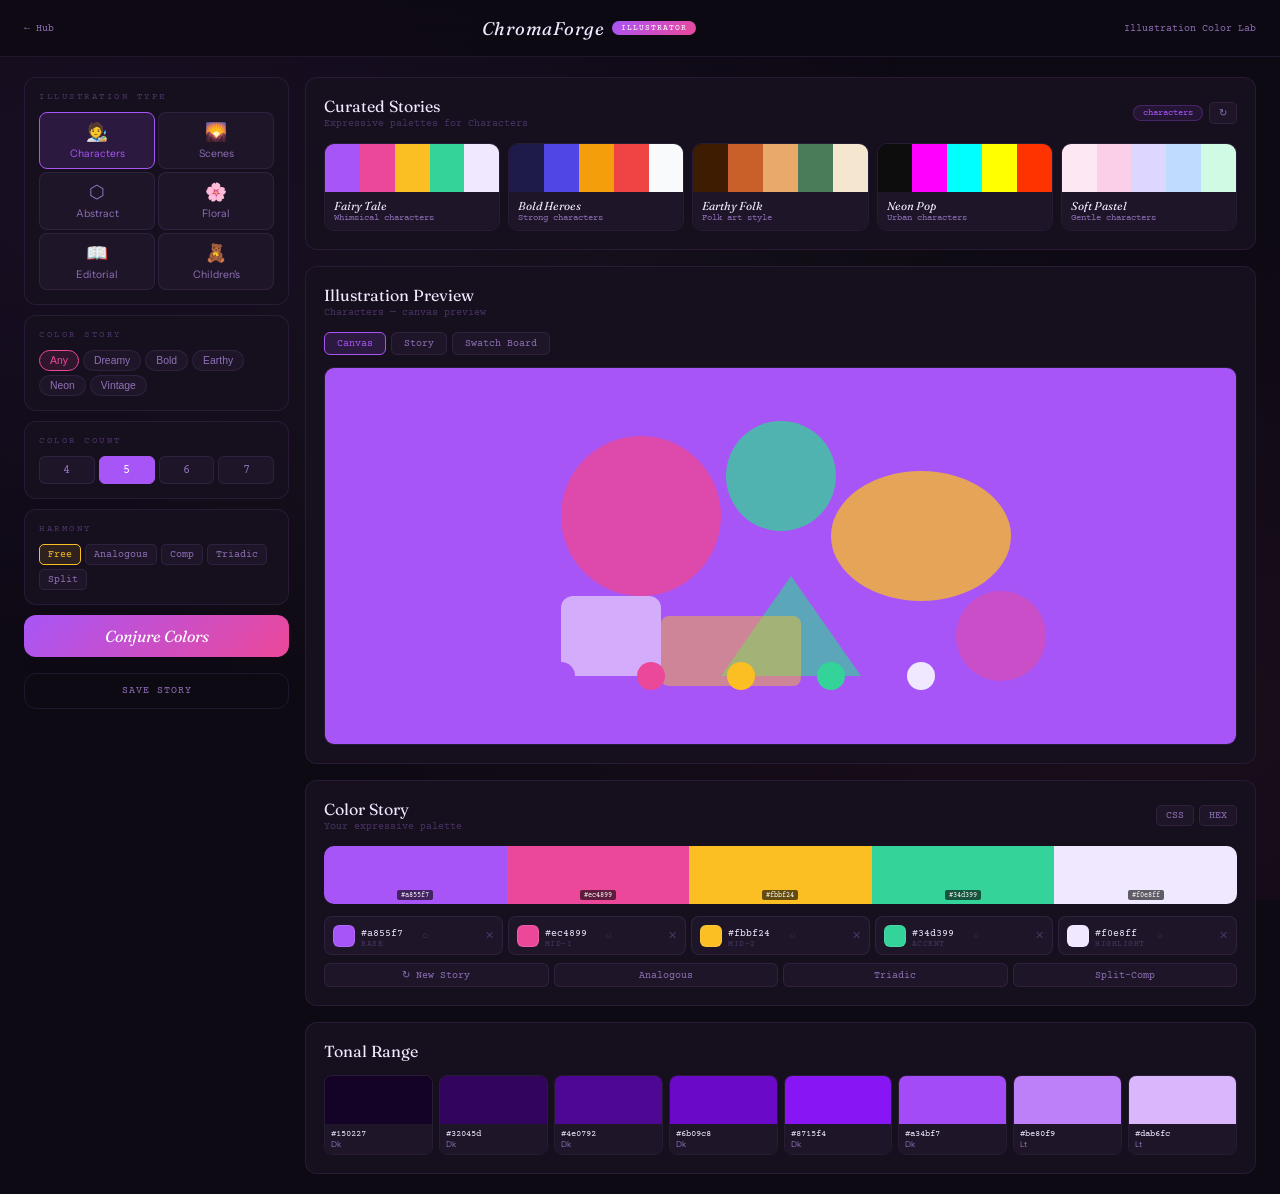
<file: chromaforge/illustrator.html>
<!DOCTYPE html>
<html lang="en">
<head>
<meta charset="UTF-8">
<meta name="viewport" content="width=device-width, initial-scale=1.0">
<title>Illustrator — ChromaForge Pro</title>
<link href="https://fonts.googleapis.com/css2?family=Fraunces:ital,wght@0,400;0,700;1,300;1,600&family=Instrument+Sans:wght@400;500;600&family=Courier+Prime:wght@400;700&display=swap" rel="stylesheet">
<link rel="stylesheet" href="css/illustrator.css">
</head>
<body>
<header>
  <div class="hdr">
    <a href="index.html" class="back-btn">← Hub</a>
    <div class="logo-area">
      <div class="logo-title">ChromaForge</div>
      <div class="logo-badge">ILLUSTRATOR</div>
    </div>
    <div class="hdr-right">Illustration Color Lab</div>
  </div>
</header>

<div class="wrap">
  <div class="layout">
    <aside class="sidebar">
      <div class="panel">
        <div class="panel-title">Illustration Type</div>
        <div class="section-tabs">
          <button class="sec-tab active" data-sec="character" onclick="selectSection(this)"><span class="sec-ico">🧑‍🎨</span>Characters</button>
          <button class="sec-tab" data-sec="scene" onclick="selectSection(this)"><span class="sec-ico">🌄</span>Scenes</button>
          <button class="sec-tab" data-sec="abstract" onclick="selectSection(this)"><span class="sec-ico">⬡</span>Abstract</button>
          <button class="sec-tab" data-sec="floral" onclick="selectSection(this)"><span class="sec-ico">🌸</span>Floral</button>
          <button class="sec-tab" data-sec="editorial-ill" onclick="selectSection(this)"><span class="sec-ico">📖</span>Editorial</button>
          <button class="sec-tab" data-sec="children" onclick="selectSection(this)"><span class="sec-ico">🧸</span>Children's</button>
        </div>
      </div>

      <div class="panel">
        <div class="panel-title">Color Story</div>
        <div class="chips">
          <button class="chip active" data-mood="any" onclick="selectMood(this)">Any</button>
          <button class="chip" data-mood="dreamy" onclick="selectMood(this)">Dreamy</button>
          <button class="chip" data-mood="bold" onclick="selectMood(this)">Bold</button>
          <button class="chip" data-mood="earthy" onclick="selectMood(this)">Earthy</button>
          <button class="chip" data-mood="neon" onclick="selectMood(this)">Neon</button>
          <button class="chip" data-mood="vintage" onclick="selectMood(this)">Vintage</button>
        </div>
      </div>

      <div class="panel">
        <div class="panel-title">Color Count</div>
        <div class="count-row">
          <button class="cnt-btn" onclick="selCount(this,4)">4</button>
          <button class="cnt-btn active" onclick="selCount(this,5)">5</button>
          <button class="cnt-btn" onclick="selCount(this,6)">6</button>
          <button class="cnt-btn" onclick="selCount(this,7)">7</button>
        </div>
      </div>

      <div class="panel">
        <div class="panel-title">Harmony</div>
        <div class="scheme-row">
          <button class="sch-btn active" data-sch="free" onclick="selScheme(this)">Free</button>
          <button class="sch-btn" data-sch="analogous" onclick="selScheme(this)">Analogous</button>
          <button class="sch-btn" data-sch="comp" onclick="selScheme(this)">Comp</button>
          <button class="sch-btn" data-sch="triadic" onclick="selScheme(this)">Triadic</button>
          <button class="sch-btn" data-sch="split" onclick="selScheme(this)">Split</button>
        </div>
      </div>

      <button class="gen-btn" onclick="generatePalette()">Conjure Colors</button>
      <button class="gen-btn sec" onclick="savePalette()">Save Story</button>
    </aside>

    <main class="content">
      <div class="box">
        <div class="box-hd">
          <div>
            <div class="box-title">Curated Stories</div>
            <div class="box-sub">Expressive palettes for <span id="secLabel">Characters</span></div>
          </div>
          <div style="display:flex;gap:6px;align-items:center">
            <span class="tag" id="sugTag">characters</span>
            <button class="copy-btn" onclick="generateSuggestions()">↻</button>
          </div>
        </div>
        <div class="sug-grid" id="sugGrid"></div>
      </div>

      <div class="box">
        <div class="box-hd">
          <div>
            <div class="box-title">Illustration Preview</div>
            <div class="box-sub" id="mockSub">Color story in context</div>
          </div>
        </div>
        <div class="mock-tabs">
          <button class="mock-tab active" onclick="switchMock(this,'canvas')">Canvas</button>
          <button class="mock-tab" onclick="switchMock(this,'palette-story')">Story</button>
          <button class="mock-tab" onclick="switchMock(this,'swatches')">Swatch Board</button>
        </div>
        <div class="mock-viewport"><div id="mockFrame"></div></div>
      </div>

      <div class="box">
        <div class="box-hd">
          <div><div class="box-title">Color Story</div><div class="box-sub">Your expressive palette</div></div>
          <div style="display:flex;gap:5px">
            <button class="copy-btn" onclick="copyCSS()">CSS</button>
            <button class="copy-btn" onclick="copyHex()">HEX</button>
          </div>
        </div>
        <div class="pal-bar" id="palBar"></div>
        <div class="pal-swatches" id="palSwatches"></div>
        <div class="pal-actions">
          <button class="act-btn" onclick="shufflePalette()">↻ New Story</button>
          <button class="act-btn" onclick="genAnalogous()">Analogous</button>
          <button class="act-btn" onclick="genTriadic()">Triadic</button>
          <button class="act-btn" onclick="genSplit()">Split-Comp</button>
        </div>
      </div>

      <div class="box">
        <div class="box-hd"><div><div class="box-title">Tonal Range</div></div></div>
        <div class="cmp-row" id="cmpRow"></div>
      </div>
    </main>
  </div>
</div>
<div class="toast" id="toast"></div>

<script defer src="js/illustrator.js"></script>
</body>
</html>
</file>
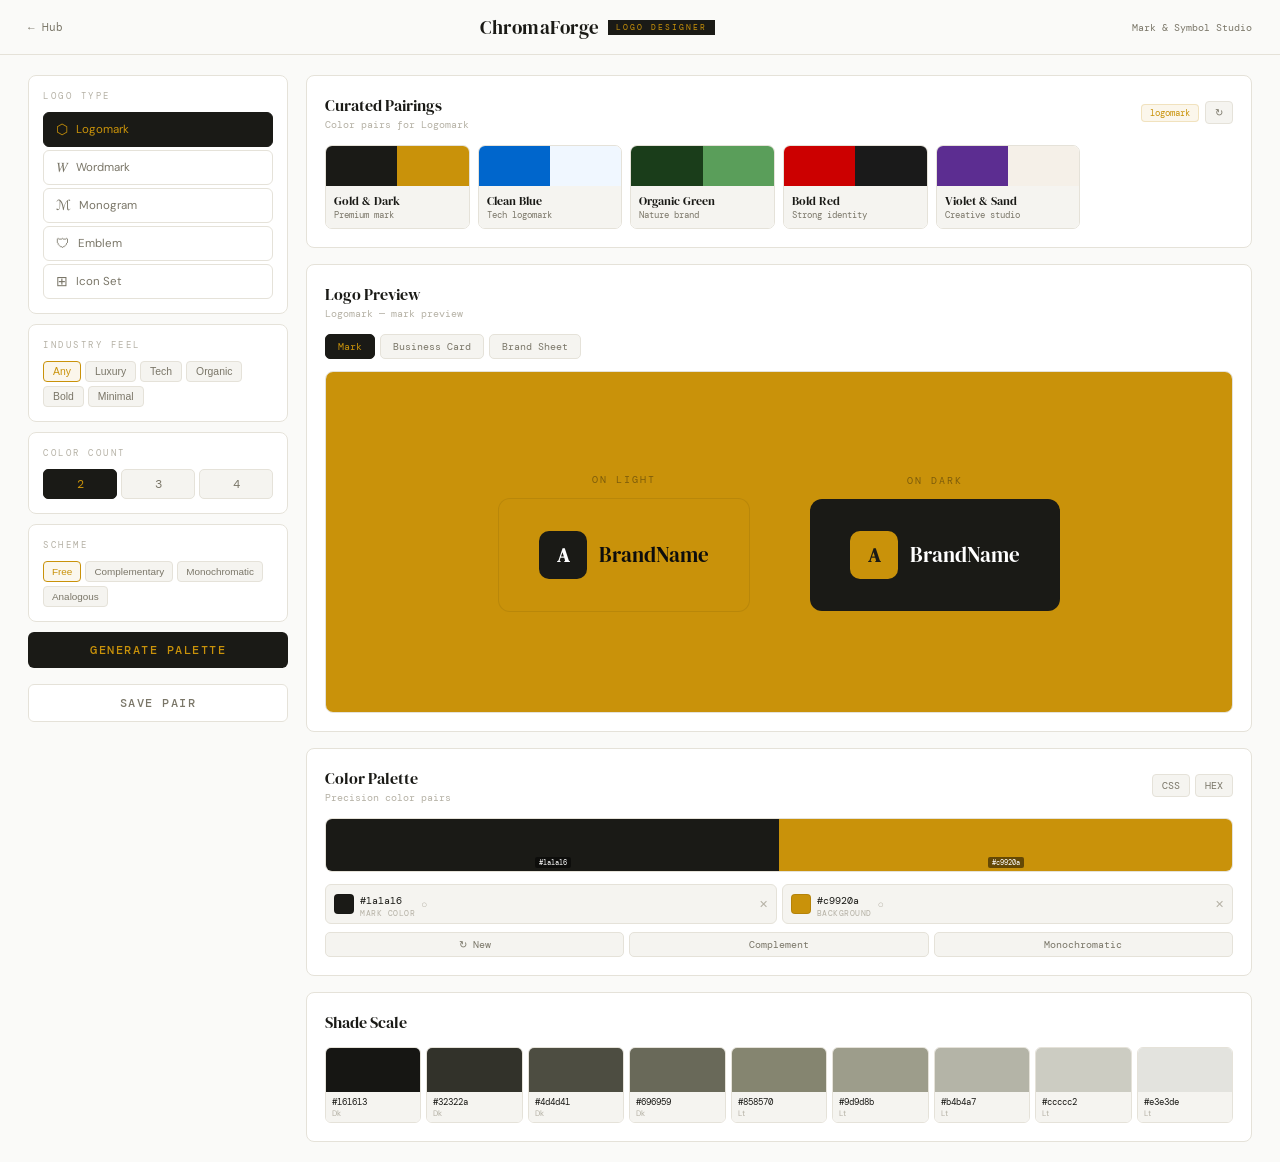
<file: chromaforge/logo-designer.html>
<!DOCTYPE html>
<html lang="en">
<head>
<meta charset="UTF-8">
<meta name="viewport" content="width=device-width, initial-scale=1.0">
<title>Logo Designer — ChromaForge Pro</title>
<link href="https://fonts.googleapis.com/css2?family=DM+Serif+Display&family=DM+Sans:wght@300;400;500&family=DM+Mono:wght@400;500&display=swap" rel="stylesheet">
<link rel="stylesheet" href="css/logo-designer.css">
</head>
<body>
<header>
  <div class="hdr">
    <a href="index.html" class="back-btn">← Hub</a>
    <div class="logo-area">
      <div class="logo-title">ChromaForge</div>
      <div class="logo-badge">LOGO DESIGNER</div>
    </div>
    <div class="hdr-right">Mark &amp; Symbol Studio</div>
  </div>
</header>

<div class="wrap">
  <div class="layout">
    <aside class="sidebar">
      <div class="panel">
        <div class="panel-title">Logo Type</div>
        <div class="section-tabs">
          <button class="sec-tab active" data-sec="logomark" onclick="selectSection(this)"><span class="sec-ico">⬡</span> Logomark</button>
          <button class="sec-tab" data-sec="wordmark" onclick="selectSection(this)"><span class="sec-ico">𝑊</span> Wordmark</button>
          <button class="sec-tab" data-sec="monogram" onclick="selectSection(this)"><span class="sec-ico">ℳ</span> Monogram</button>
          <button class="sec-tab" data-sec="emblem" onclick="selectSection(this)"><span class="sec-ico">🛡</span> Emblem</button>
          <button class="sec-tab" data-sec="icon-set" onclick="selectSection(this)"><span class="sec-ico">⊞</span> Icon Set</button>
        </div>
      </div>

      <div class="panel">
        <div class="panel-title">Industry Feel</div>
        <div class="chips">
          <button class="chip active" data-mood="any" onclick="selectMood(this)">Any</button>
          <button class="chip" data-mood="luxury" onclick="selectMood(this)">Luxury</button>
          <button class="chip" data-mood="tech" onclick="selectMood(this)">Tech</button>
          <button class="chip" data-mood="organic" onclick="selectMood(this)">Organic</button>
          <button class="chip" data-mood="bold" onclick="selectMood(this)">Bold</button>
          <button class="chip" data-mood="minimal" onclick="selectMood(this)">Minimal</button>
        </div>
      </div>

      <div class="panel">
        <div class="panel-title">Color Count</div>
        <div class="count-row">
          <button class="cnt-btn active" onclick="selCount(this,2)">2</button>
          <button class="cnt-btn" onclick="selCount(this,3)">3</button>
          <button class="cnt-btn" onclick="selCount(this,4)">4</button>
        </div>
      </div>

      <div class="panel">
        <div class="panel-title">Scheme</div>
        <div class="scheme-row">
          <button class="sch-btn active" data-sch="free" onclick="selScheme(this)">Free</button>
          <button class="sch-btn" data-sch="comp" onclick="selScheme(this)">Complementary</button>
          <button class="sch-btn" data-sch="mono" onclick="selScheme(this)">Monochromatic</button>
          <button class="sch-btn" data-sch="analogous" onclick="selScheme(this)">Analogous</button>
        </div>
      </div>

      <button class="gen-btn" onclick="generatePalette()">Generate Palette</button>
      <button class="gen-btn sec" onclick="savePalette()">Save Pair</button>
    </aside>

    <main class="content">
      <div class="box">
        <div class="box-hd">
          <div>
            <div class="box-title">Curated Pairings</div>
            <div class="box-sub">Color pairs for <span id="secLabel">Logomark</span></div>
          </div>
          <div style="display:flex;gap:6px;align-items:center">
            <span class="tag" id="sugTag">logomark</span>
            <button class="copy-btn" onclick="generateSuggestions()">↻</button>
          </div>
        </div>
        <div class="sug-grid" id="sugGrid"></div>
      </div>

      <div class="box">
        <div class="box-hd">
          <div>
            <div class="box-title">Logo Preview</div>
            <div class="box-sub" id="mockSub">Applied to logo context</div>
          </div>
        </div>
        <div class="mock-tabs">
          <button class="mock-tab active" onclick="switchMock(this,'mark')">Mark</button>
          <button class="mock-tab" onclick="switchMock(this,'card')">Business Card</button>
          <button class="mock-tab" onclick="switchMock(this,'brand')">Brand Sheet</button>
        </div>
        <div class="mock-viewport"><div id="mockFrame"></div></div>
      </div>

      <div class="box">
        <div class="box-hd">
          <div><div class="box-title">Color Palette</div><div class="box-sub">Precision color pairs</div></div>
          <div style="display:flex;gap:5px">
            <button class="copy-btn" onclick="copyCSS()">CSS</button>
            <button class="copy-btn" onclick="copyHex()">HEX</button>
          </div>
        </div>
        <div class="pal-bar" id="palBar"></div>
        <div class="pal-swatches" id="palSwatches"></div>
        <div class="pal-actions">
          <button class="act-btn" onclick="shufflePalette()">↻ New</button>
          <button class="act-btn" onclick="genComp()">Complement</button>
          <button class="act-btn" onclick="genMono()">Monochromatic</button>
        </div>
      </div>

      <div class="box">
        <div class="box-hd"><div><div class="box-title">Shade Scale</div></div></div>
        <div class="cmp-row" id="cmpRow"></div>
      </div>
    </main>
  </div>
</div>
<div class="toast" id="toast"></div>

<script defer src="js/logo-designer.js"></script>
</body>
</html>
</file>
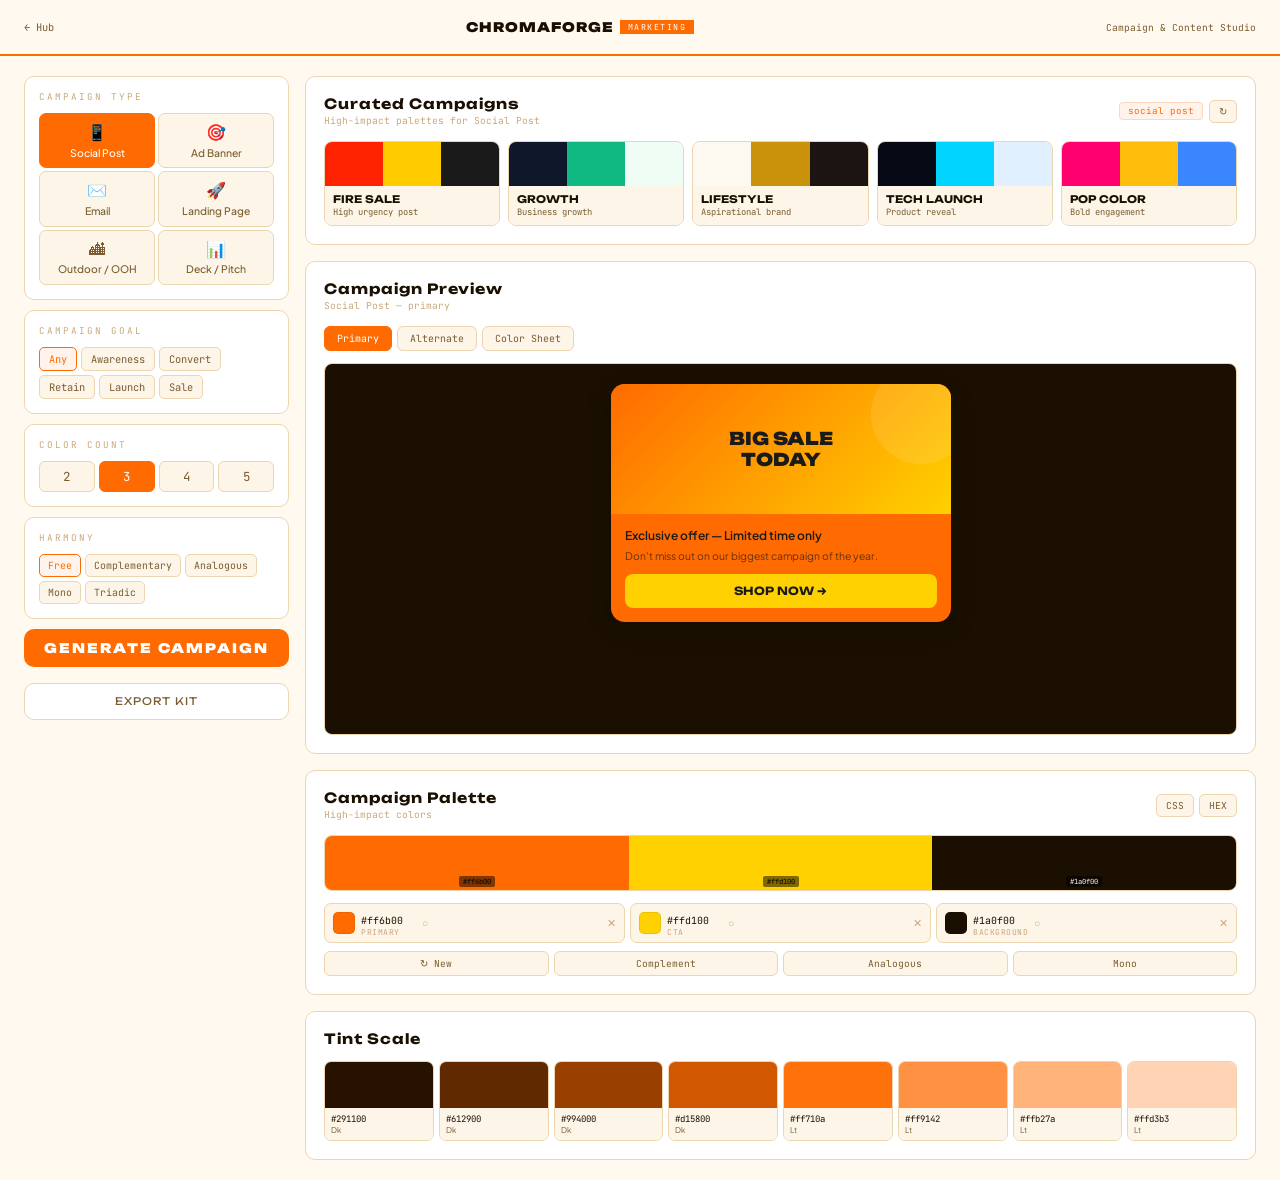
<file: chromaforge/marketing-creative.html>
<!DOCTYPE html>
<html lang="en">
<head>
<meta charset="UTF-8">
<meta name="viewport" content="width=device-width, initial-scale=1.0">
<title>Marketing Creative — ChromaForge Pro</title>
<link href="https://fonts.googleapis.com/css2?family=Unbounded:wght@300;400;700;900&family=Plus+Jakarta+Sans:wght@300;400;500;600&family=JetBrains+Mono:wght@400;500&display=swap" rel="stylesheet">
<link rel="stylesheet" href="css/marketing-creative.css">
</head>
<body>
<header>
  <div class="hdr">
    <a href="index.html" class="back-btn">← Hub</a>
    <div class="logo-area">
      <div class="logo-title">CHROMAFORGE</div>
      <div class="logo-badge">MARKETING</div>
    </div>
    <div class="hdr-right">Campaign & Content Studio</div>
  </div>
</header>

<div class="wrap">
  <div class="layout">
    <aside class="sidebar">
      <div class="panel">
        <div class="panel-title">Campaign Type</div>
        <div class="section-tabs">
          <button class="sec-tab active" data-sec="social-post" onclick="selectSection(this)"><span class="sec-ico">📱</span>Social Post</button>
          <button class="sec-tab" data-sec="ad-banner" onclick="selectSection(this)"><span class="sec-ico">🎯</span>Ad Banner</button>
          <button class="sec-tab" data-sec="email" onclick="selectSection(this)"><span class="sec-ico">✉️</span>Email</button>
          <button class="sec-tab" data-sec="landing-ad" onclick="selectSection(this)"><span class="sec-ico">🚀</span>Landing Page</button>
          <button class="sec-tab" data-sec="outdoor" onclick="selectSection(this)"><span class="sec-ico">🏙</span>Outdoor / OOH</button>
          <button class="sec-tab" data-sec="presentation" onclick="selectSection(this)"><span class="sec-ico">📊</span>Deck / Pitch</button>
        </div>
      </div>

      <div class="panel">
        <div class="panel-title">Campaign Goal</div>
        <div class="chips">
          <button class="chip active" data-mood="any" onclick="selectMood(this)">Any</button>
          <button class="chip" data-mood="awareness" onclick="selectMood(this)">Awareness</button>
          <button class="chip" data-mood="conversion" onclick="selectMood(this)">Convert</button>
          <button class="chip" data-mood="retention" onclick="selectMood(this)">Retain</button>
          <button class="chip" data-mood="launch" onclick="selectMood(this)">Launch</button>
          <button class="chip" data-mood="sale" onclick="selectMood(this)">Sale</button>
        </div>
      </div>

      <div class="panel">
        <div class="panel-title">Color Count</div>
        <div class="count-row">
          <button class="cnt-btn" onclick="selCount(this,2)">2</button>
          <button class="cnt-btn active" onclick="selCount(this,3)">3</button>
          <button class="cnt-btn" onclick="selCount(this,4)">4</button>
          <button class="cnt-btn" onclick="selCount(this,5)">5</button>
        </div>
      </div>

      <div class="panel">
        <div class="panel-title">Harmony</div>
        <div class="scheme-row">
          <button class="sch-btn active" data-sch="free" onclick="selScheme(this)">Free</button>
          <button class="sch-btn" data-sch="comp" onclick="selScheme(this)">Complementary</button>
          <button class="sch-btn" data-sch="analogous" onclick="selScheme(this)">Analogous</button>
          <button class="sch-btn" data-sch="mono" onclick="selScheme(this)">Mono</button>
          <button class="sch-btn" data-sch="triadic" onclick="selScheme(this)">Triadic</button>
        </div>
      </div>

      <button class="gen-btn" onclick="generatePalette()">Generate Campaign</button>
      <button class="gen-btn sec" onclick="savePalette()">Export Kit</button>
    </aside>

    <main class="content">
      <div class="box">
        <div class="box-hd">
          <div>
            <div class="box-title">Curated Campaigns</div>
            <div class="box-sub">High-impact palettes for <span id="secLabel">Social Post</span></div>
          </div>
          <div style="display:flex;gap:6px;align-items:center">
            <span class="tag" id="sugTag">social</span>
            <button class="copy-btn" onclick="generateSuggestions()">↻</button>
          </div>
        </div>
        <div class="sug-grid" id="sugGrid"></div>
      </div>

      <div class="box">
        <div class="box-hd">
          <div>
            <div class="box-title">Campaign Preview</div>
            <div class="box-sub" id="mockSub">Live mockup</div>
          </div>
        </div>
        <div class="mock-tabs">
          <button class="mock-tab active" onclick="switchMock(this,'primary')">Primary</button>
          <button class="mock-tab" onclick="switchMock(this,'alternate')">Alternate</button>
          <button class="mock-tab" onclick="switchMock(this,'sheet')">Color Sheet</button>
        </div>
        <div class="mock-viewport"><div id="mockFrame"></div></div>
      </div>

      <div class="box">
        <div class="box-hd">
          <div><div class="box-title">Campaign Palette</div><div class="box-sub">High-impact colors</div></div>
          <div style="display:flex;gap:5px">
            <button class="copy-btn" onclick="copyCSS()">CSS</button>
            <button class="copy-btn" onclick="copyHex()">HEX</button>
          </div>
        </div>
        <div class="pal-bar" id="palBar"></div>
        <div class="pal-swatches" id="palSwatches"></div>
        <div class="pal-actions">
          <button class="act-btn" onclick="shufflePalette()">↻ New</button>
          <button class="act-btn" onclick="genComp()">Complement</button>
          <button class="act-btn" onclick="genAnalogous()">Analogous</button>
          <button class="act-btn" onclick="genMono()">Mono</button>
        </div>
      </div>

      <div class="box">
        <div class="box-hd"><div><div class="box-title">Tint Scale</div></div></div>
        <div class="cmp-row" id="cmpRow"></div>
      </div>
    </main>
  </div>
</div>
<div class="toast" id="toast"></div>

<script defer src="js/marketing-creative.js"></script>
</body>
</html>
</file>
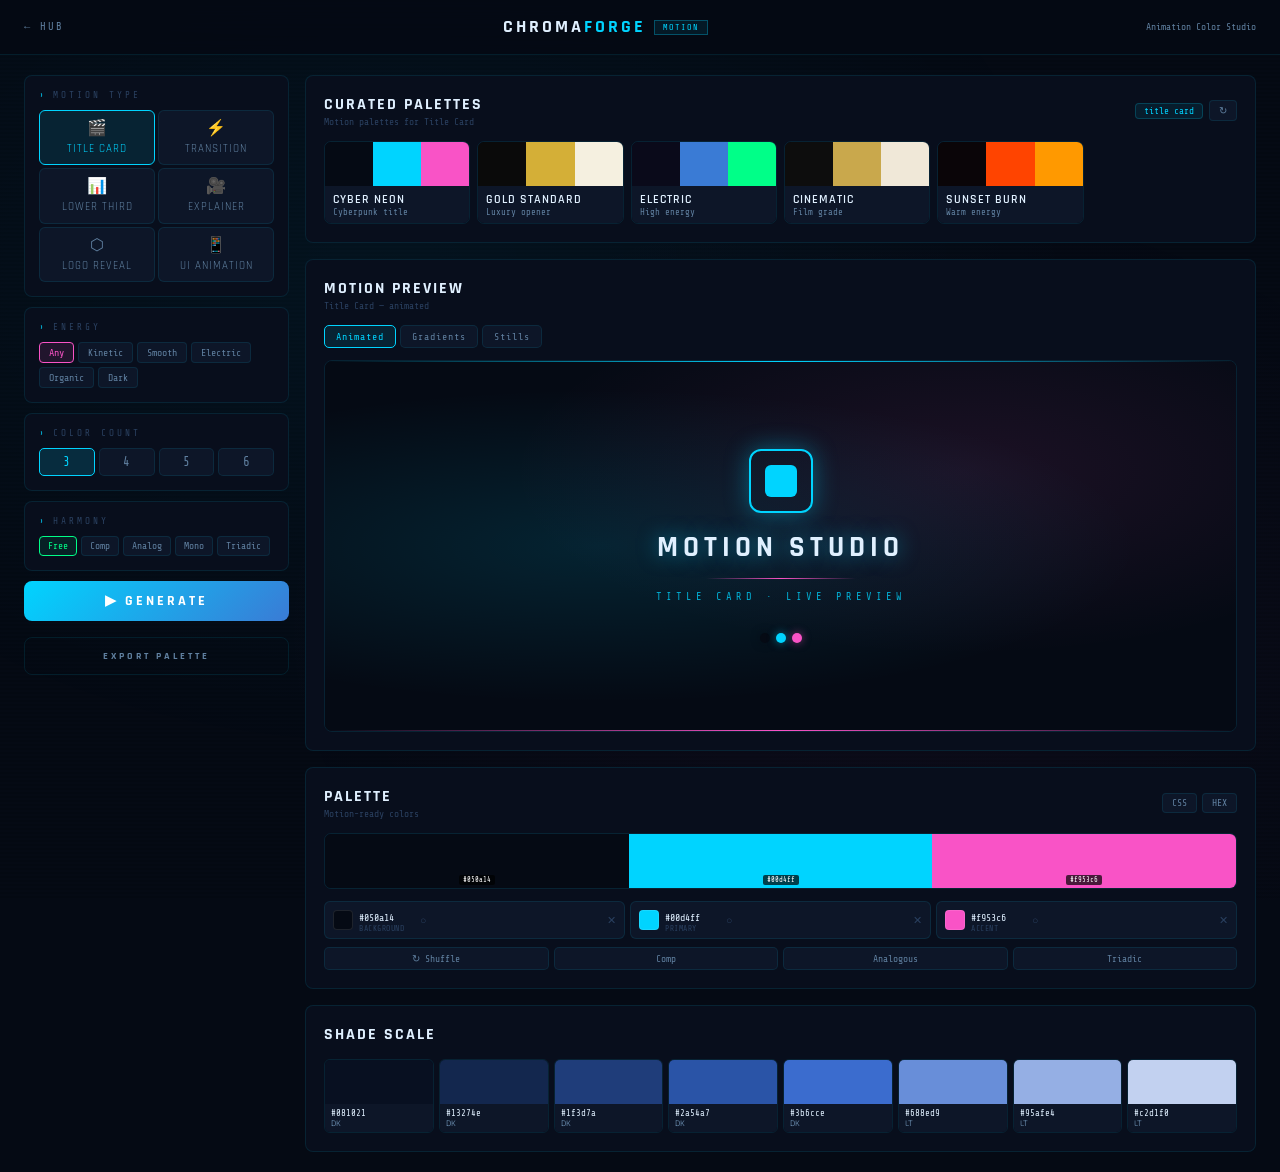
<file: chromaforge/motion-designer.html>
<!DOCTYPE html>
<html lang="en">
<head>
<meta charset="UTF-8">
<meta name="viewport" content="width=device-width, initial-scale=1.0">
<title>Motion Designer — ChromaForge Pro</title>
<link href="https://fonts.googleapis.com/css2?family=Rajdhani:wght@400;500;600;700&family=Exo+2:wght@300;400;600;800&family=Share+Tech+Mono&display=swap" rel="stylesheet">
<link rel="stylesheet" href="css/motion-designer.css">
</head>
<body>
<header>
  <div class="hdr">
    <a href="index.html" class="back-btn">← HUB</a>
    <div class="logo-area">
      <div class="logo-title">CHROMA<span>FORGE</span></div>
      <div class="logo-badge">MOTION</div>
    </div>
    <div class="hdr-right">Animation Color Studio</div>
  </div>
</header>

<div class="wrap">
  <div class="layout">
    <aside class="sidebar">
      <div class="panel">
        <div class="panel-title">Motion Type</div>
        <div class="section-tabs">
          <button class="sec-tab active" data-sec="title-card" onclick="selectSection(this)"><span class="sec-ico">🎬</span>Title Card</button>
          <button class="sec-tab" data-sec="transition" onclick="selectSection(this)"><span class="sec-ico">⚡</span>Transition</button>
          <button class="sec-tab" data-sec="lower-third" onclick="selectSection(this)"><span class="sec-ico">📊</span>Lower Third</button>
          <button class="sec-tab" data-sec="explainer" onclick="selectSection(this)"><span class="sec-ico">🎥</span>Explainer</button>
          <button class="sec-tab" data-sec="logo-reveal" onclick="selectSection(this)"><span class="sec-ico">⬡</span>Logo Reveal</button>
          <button class="sec-tab" data-sec="ui-animation" onclick="selectSection(this)"><span class="sec-ico">📱</span>UI Animation</button>
        </div>
      </div>

      <div class="panel">
        <div class="panel-title">Energy</div>
        <div class="chips">
          <button class="chip active" data-mood="any" onclick="selectMood(this)">Any</button>
          <button class="chip" data-mood="kinetic" onclick="selectMood(this)">Kinetic</button>
          <button class="chip" data-mood="smooth" onclick="selectMood(this)">Smooth</button>
          <button class="chip" data-mood="electric" onclick="selectMood(this)">Electric</button>
          <button class="chip" data-mood="organic" onclick="selectMood(this)">Organic</button>
          <button class="chip" data-mood="dark" onclick="selectMood(this)">Dark</button>
        </div>
      </div>

      <div class="panel">
        <div class="panel-title">Color Count</div>
        <div class="count-row">
          <button class="cnt-btn active" onclick="selCount(this,3)">3</button>
          <button class="cnt-btn" onclick="selCount(this,4)">4</button>
          <button class="cnt-btn" onclick="selCount(this,5)">5</button>
          <button class="cnt-btn" onclick="selCount(this,6)">6</button>
        </div>
      </div>

      <div class="panel">
        <div class="panel-title">Harmony</div>
        <div class="scheme-row">
          <button class="sch-btn active" data-sch="free" onclick="selScheme(this)">Free</button>
          <button class="sch-btn" data-sch="comp" onclick="selScheme(this)">Comp</button>
          <button class="sch-btn" data-sch="analogous" onclick="selScheme(this)">Analog</button>
          <button class="sch-btn" data-sch="mono" onclick="selScheme(this)">Mono</button>
          <button class="sch-btn" data-sch="triadic" onclick="selScheme(this)">Triadic</button>
        </div>
      </div>

      <button class="gen-btn" onclick="generatePalette()"><span>▶ GENERATE</span></button>
      <button class="gen-btn sec" onclick="savePalette()">EXPORT PALETTE</button>
    </aside>

    <main class="content">
      <div class="box">
        <div class="box-hd">
          <div>
            <div class="box-title">Curated Palettes</div>
            <div class="box-sub">Motion palettes for <span id="secLabel">Title Card</span></div>
          </div>
          <div style="display:flex;gap:6px;align-items:center">
            <span class="tag" id="sugTag">title</span>
            <button class="copy-btn" onclick="generateSuggestions()">↻</button>
          </div>
        </div>
        <div class="sug-grid" id="sugGrid"></div>
      </div>

      <div class="box">
        <div class="box-hd">
          <div>
            <div class="box-title">Motion Preview</div>
            <div class="box-sub" id="mockSub">Animated mockup</div>
          </div>
        </div>
        <div class="mock-tabs">
          <button class="mock-tab active" onclick="switchMock(this,'animated')">Animated</button>
          <button class="mock-tab" onclick="switchMock(this,'gradient')">Gradients</button>
          <button class="mock-tab" onclick="switchMock(this,'stills')">Stills</button>
        </div>
        <div class="mock-viewport"><div id="mockFrame"></div></div>
      </div>

      <div class="box">
        <div class="box-hd">
          <div><div class="box-title">Palette</div><div class="box-sub">Motion-ready colors</div></div>
          <div style="display:flex;gap:5px">
            <button class="copy-btn" onclick="copyCSS()">CSS</button>
            <button class="copy-btn" onclick="copyHex()">HEX</button>
          </div>
        </div>
        <div class="pal-bar" id="palBar"></div>
        <div class="pal-swatches" id="palSwatches"></div>
        <div class="pal-actions">
          <button class="act-btn" onclick="shufflePalette()">↻ Shuffle</button>
          <button class="act-btn" onclick="genComp()">Comp</button>
          <button class="act-btn" onclick="genAnalogous()">Analogous</button>
          <button class="act-btn" onclick="genTriadic()">Triadic</button>
        </div>
      </div>

      <div class="box">
        <div class="box-hd"><div><div class="box-title">Shade Scale</div></div></div>
        <div class="cmp-row" id="cmpRow"></div>
      </div>
    </main>
  </div>
</div>
<div class="toast" id="toast"></div>

<script defer src="js/motion-designer.js"></script>
</body>
</html>
</file>
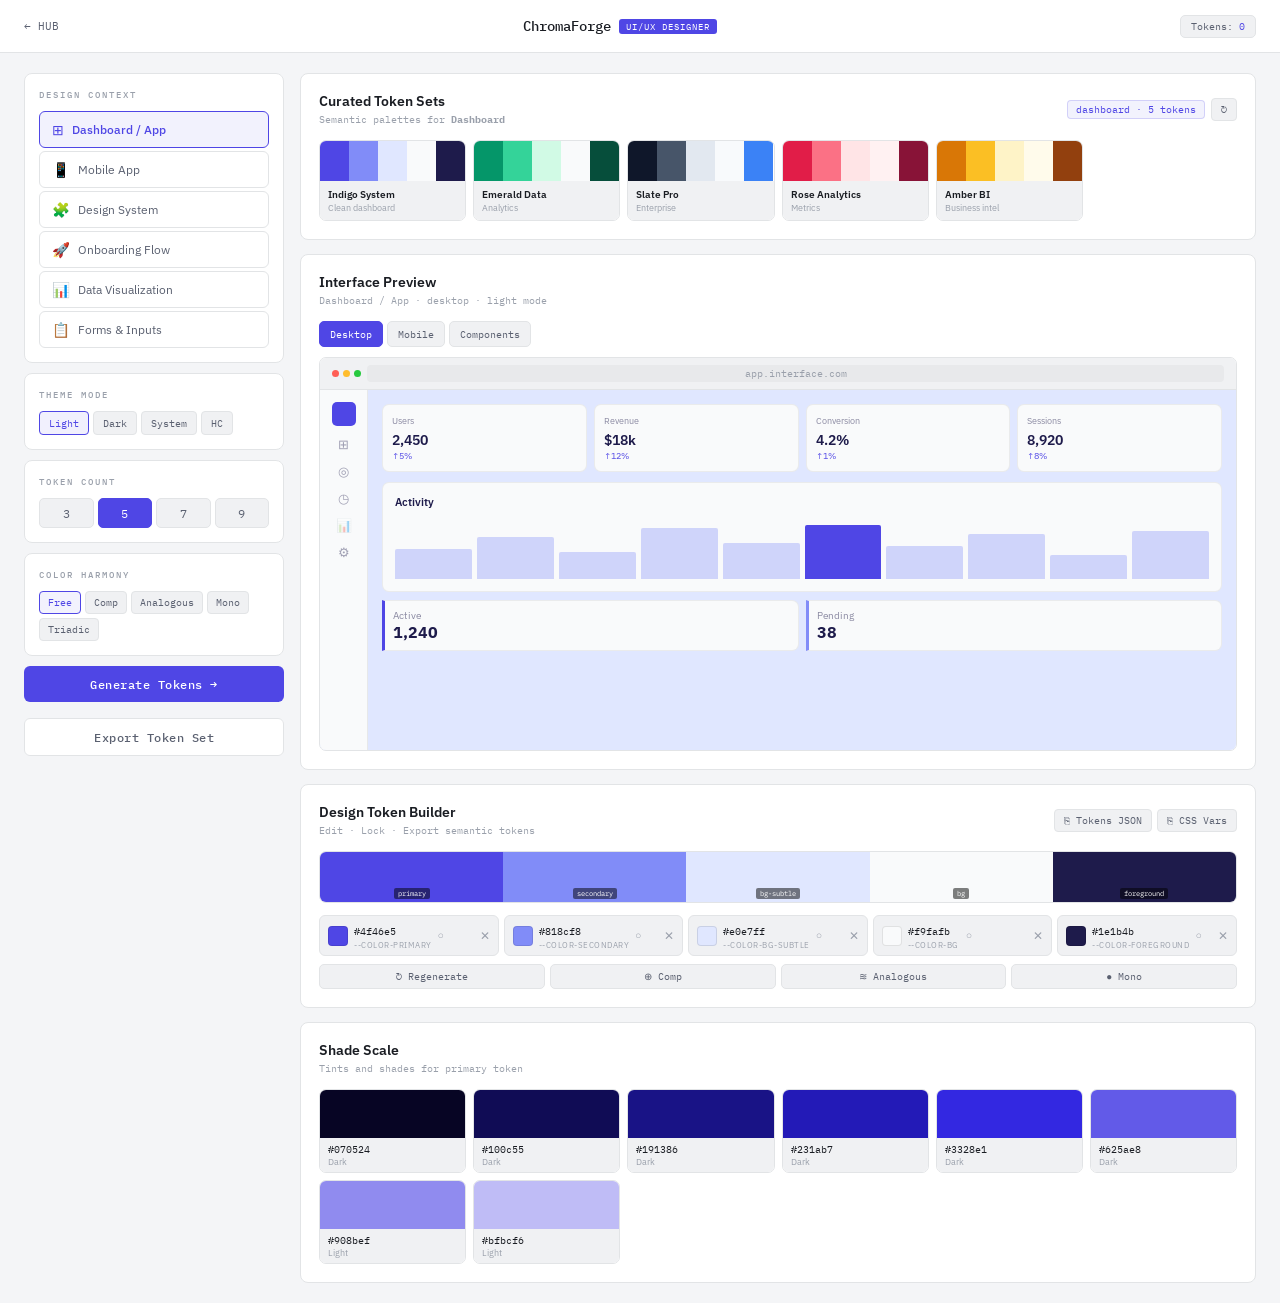
<file: chromaforge/uiux-designer.html>
<!DOCTYPE html>
<html lang="en">
<head>
<meta charset="UTF-8">
<meta name="viewport" content="width=device-width, initial-scale=1.0">
<title>UI/UX Designer — ChromaForge Pro</title>
<link href="https://fonts.googleapis.com/css2?family=IBM+Plex+Sans:wght@300;400;500;600&family=IBM+Plex+Mono:wght@400;500&display=swap" rel="stylesheet">
<link rel="stylesheet" href="css/uiux-designer.css">
</head>
<body>
<header>
  <div class="hdr">
    <a href="index.html" class="back-btn">← HUB</a>
    <div class="logo-area">
      <div class="logo-title">ChromaForge</div>
      <div class="logo-badge">UI/UX DESIGNER</div>
    </div>
    <div class="hdr-right">
      <div class="stat-chip">Tokens: <span id="tokenCount">0</span></div>
    </div>
  </div>
</header>

<div class="wrap">
  <div class="layout">
    <aside class="sidebar">

      <div class="panel">
        <div class="panel-title">Design Context</div>
        <div class="section-tabs" id="sectionTabs">
          <button class="sec-tab active" data-sec="dashboard" onclick="selectSection(this)"><span class="sec-ico">⊞</span> Dashboard / App</button>
          <button class="sec-tab" data-sec="mobile" onclick="selectSection(this)"><span class="sec-ico">📱</span> Mobile App</button>
          <button class="sec-tab" data-sec="design-system" onclick="selectSection(this)"><span class="sec-ico">🧩</span> Design System</button>
          <button class="sec-tab" data-sec="onboarding" onclick="selectSection(this)"><span class="sec-ico">🚀</span> Onboarding Flow</button>
          <button class="sec-tab" data-sec="data-viz" onclick="selectSection(this)"><span class="sec-ico">📊</span> Data Visualization</button>
          <button class="sec-tab" data-sec="form-ui" onclick="selectSection(this)"><span class="sec-ico">📋</span> Forms & Inputs</button>
        </div>
      </div>

      <div class="panel">
        <div class="panel-title">Theme Mode</div>
        <div class="chips" id="moodChips">
          <button class="chip active" data-mood="light" onclick="selectMood(this)">Light</button>
          <button class="chip" data-mood="dark" onclick="selectMood(this)">Dark</button>
          <button class="chip" data-mood="system" onclick="selectMood(this)">System</button>
          <button class="chip" data-mood="high-contrast" onclick="selectMood(this)">HC</button>
        </div>
      </div>

      <div class="panel">
        <div class="panel-title">Token Count</div>
        <div class="count-row">
          <button class="cnt-btn" onclick="selCount(this,3)">3</button>
          <button class="cnt-btn active" onclick="selCount(this,5)">5</button>
          <button class="cnt-btn" onclick="selCount(this,7)">7</button>
          <button class="cnt-btn" onclick="selCount(this,9)">9</button>
        </div>
      </div>

      <div class="panel">
        <div class="panel-title">Color Harmony</div>
        <div class="scheme-row">
          <button class="sch-btn active" data-sch="free" onclick="selScheme(this)">Free</button>
          <button class="sch-btn" data-sch="comp" onclick="selScheme(this)">Comp</button>
          <button class="sch-btn" data-sch="analogous" onclick="selScheme(this)">Analogous</button>
          <button class="sch-btn" data-sch="mono" onclick="selScheme(this)">Mono</button>
          <button class="sch-btn" data-sch="triadic" onclick="selScheme(this)">Triadic</button>
        </div>
      </div>

      <button class="gen-btn" onclick="generatePalette()">Generate Tokens →</button>
      <button class="gen-btn sec" onclick="savePalette()">Export Token Set</button>

    </aside>

    <main class="content">

      <div class="box">
        <div class="box-hd">
          <div>
            <div class="box-title">Curated Token Sets</div>
            <div class="box-sub">Semantic palettes for <strong id="secLabel">Dashboard</strong></div>
          </div>
          <div style="display:flex;gap:6px;align-items:center">
            <span class="tag" id="sugTag">dashboard · 5 tokens</span>
            <button class="copy-btn" onclick="generateSuggestions()">↻</button>
          </div>
        </div>
        <div class="sug-grid" id="sugGrid"></div>
      </div>

      <div class="box">
        <div class="box-hd">
          <div>
            <div class="box-title">Interface Preview</div>
            <div class="box-sub" id="mockSub">Live UI mockup</div>
          </div>
        </div>
        <div class="mock-tabs">
          <button class="mock-tab active" onclick="switchMock(this,'desktop')">Desktop</button>
          <button class="mock-tab" onclick="switchMock(this,'mobile')">Mobile</button>
          <button class="mock-tab" onclick="switchMock(this,'components')">Components</button>
        </div>
        <div class="mock-viewport">
          <div class="mock-device-bar">
            <div class="dev-dots">
              <div class="dev-dot" style="background:#ff5f56"></div>
              <div class="dev-dot" style="background:#ffbd2e"></div>
              <div class="dev-dot" style="background:#27c93f"></div>
            </div>
            <div class="dev-url" id="mockUrl">app.interface.com</div>
          </div>
          <div id="mockFrame" style="min-height:340px"></div>
        </div>
      </div>

      <div class="box">
        <div class="box-hd">
          <div>
            <div class="box-title">Design Token Builder</div>
            <div class="box-sub">Edit · Lock · Export semantic tokens</div>
          </div>
          <div style="display:flex;gap:5px">
            <button class="copy-btn" onclick="copyTokens()">⎘ Tokens JSON</button>
            <button class="copy-btn" onclick="copyCSS()">⎘ CSS Vars</button>
          </div>
        </div>
        <div class="pal-bar" id="palBar"></div>
        <div class="pal-swatches" id="palSwatches"></div>
        <div class="pal-actions">
          <button class="act-btn" onclick="shufflePalette()">↻ Regenerate</button>
          <button class="act-btn" onclick="genComp()">⊕ Comp</button>
          <button class="act-btn" onclick="genAnalogous()">≋ Analogous</button>
          <button class="act-btn" onclick="genMono()">● Mono</button>
        </div>
      </div>

      <div class="box">
        <div class="box-hd">
          <div><div class="box-title">Shade Scale</div><div class="box-sub">Tints and shades for primary token</div></div>
        </div>
        <div class="cmp-row" id="cmpRow"></div>
      </div>

    </main>
  </div>
</div>
<div class="toast" id="toast"></div>

<script defer src="js/uiux-designer.js"></script>
</body>
</html>
</file>
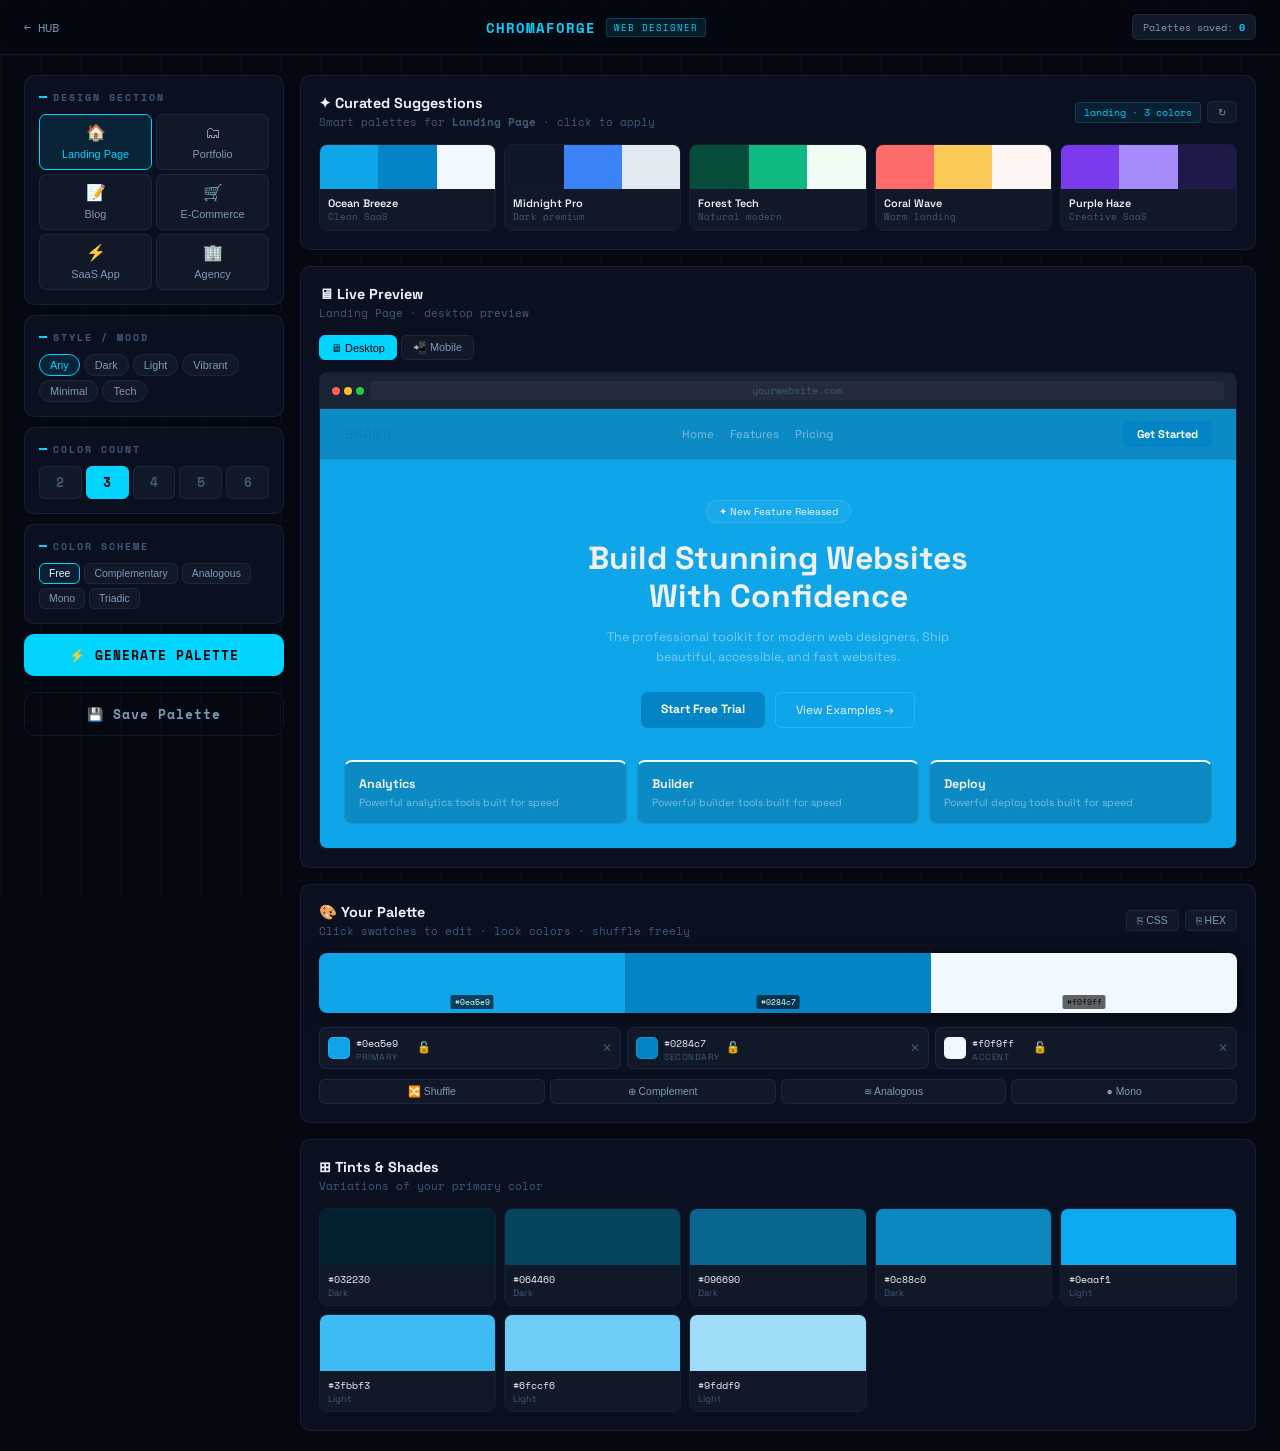
<file: chromaforge/web-designer.html>
<!DOCTYPE html>
<html lang="en">
<head>
<meta charset="UTF-8">
<meta name="viewport" content="width=device-width, initial-scale=1.0">
<title>Web Designer — ChromaForge Pro</title>
<link href="https://fonts.googleapis.com/css2?family=Space+Grotesk:wght@300;400;500;600;700&family=Space+Mono:wght@400;700&display=swap" rel="stylesheet">
<link rel="stylesheet" href="css/web-designer.css">
</head>
<body>
<header>
  <div class="hdr">
    <a href="index.html" class="back-btn">← HUB</a>
    <div class="logo-area">
      <div class="logo-title">CHROMAFORGE</div>
      <div class="logo-badge">WEB DESIGNER</div>
    </div>
    <div class="hdr-right">
      <div class="stat-chip">Palettes saved: <span id="savedCount">0</span></div>
    </div>
  </div>
</header>

<div class="wrap">
  <div class="layout">
    <aside class="sidebar">

      <div class="panel">
        <div class="panel-title">Design Section</div>
        <div class="section-tabs" id="sectionTabs">
          <button class="sec-tab active" data-sec="landing" onclick="selectSection(this)"><span class="sec-ico">🏠</span>Landing Page</button>
          <button class="sec-tab" data-sec="portfolio" onclick="selectSection(this)"><span class="sec-ico">🗂</span>Portfolio</button>
          <button class="sec-tab" data-sec="blog" onclick="selectSection(this)"><span class="sec-ico">📝</span>Blog</button>
          <button class="sec-tab" data-sec="ecommerce" onclick="selectSection(this)"><span class="sec-ico">🛒</span>E-Commerce</button>
          <button class="sec-tab" data-sec="saas" onclick="selectSection(this)"><span class="sec-ico">⚡</span>SaaS App</button>
          <button class="sec-tab" data-sec="agency" onclick="selectSection(this)"><span class="sec-ico">🏢</span>Agency</button>
        </div>
      </div>

      <div class="panel">
        <div class="panel-title">Style / Mood</div>
        <div class="chips" id="moodChips">
          <button class="chip active" data-mood="any" onclick="selectMood(this)">Any</button>
          <button class="chip" data-mood="dark" onclick="selectMood(this)">Dark</button>
          <button class="chip" data-mood="light" onclick="selectMood(this)">Light</button>
          <button class="chip" data-mood="vibrant" onclick="selectMood(this)">Vibrant</button>
          <button class="chip" data-mood="minimal" onclick="selectMood(this)">Minimal</button>
          <button class="chip" data-mood="tech" onclick="selectMood(this)">Tech</button>
        </div>
      </div>

      <div class="panel">
        <div class="panel-title">Color Count</div>
        <div class="count-row">
          <button class="cnt-btn" onclick="selCount(this,2)">2</button>
          <button class="cnt-btn active" onclick="selCount(this,3)">3</button>
          <button class="cnt-btn" onclick="selCount(this,4)">4</button>
          <button class="cnt-btn" onclick="selCount(this,5)">5</button>
          <button class="cnt-btn" onclick="selCount(this,6)">6</button>
        </div>
      </div>

      <div class="panel">
        <div class="panel-title">Color Scheme</div>
        <div class="scheme-row" id="schemeRow">
          <button class="sch-btn active" data-sch="free" onclick="selScheme(this)">Free</button>
          <button class="sch-btn" data-sch="comp" onclick="selScheme(this)">Complementary</button>
          <button class="sch-btn" data-sch="analogous" onclick="selScheme(this)">Analogous</button>
          <button class="sch-btn" data-sch="mono" onclick="selScheme(this)">Mono</button>
          <button class="sch-btn" data-sch="triadic" onclick="selScheme(this)">Triadic</button>
        </div>
      </div>

      <button class="gen-btn" onclick="generatePalette()">⚡ GENERATE PALETTE</button>
      <button class="gen-btn sec" onclick="savePalette()">💾 Save Palette</button>

    </aside>

    <main class="content">

      <!-- SUGGESTIONS -->
      <div class="box">
        <div class="box-hd">
          <div>
            <div class="box-title">✦ Curated Suggestions</div>
            <div class="box-sub">Smart palettes for <strong id="secLabel">Landing Page</strong> · click to apply</div>
          </div>
          <div style="display:flex;gap:6px;align-items:center">
            <span class="tag" id="sugTag">landing · 3 colors</span>
            <button class="copy-btn" onclick="generateSuggestions()">↻</button>
          </div>
        </div>
        <div class="sug-grid" id="sugGrid"></div>
      </div>

      <!-- MOCKUP -->
      <div class="box">
        <div class="box-hd">
          <div>
            <div class="box-title">🖥 Live Preview</div>
            <div class="box-sub" id="mockSub">Website mockup — updates with palette</div>
          </div>
        </div>
        <div class="mock-tabs" id="mockTabs">
          <button class="mock-tab active" onclick="switchMock(this,'desktop')">🖥 Desktop</button>
          <button class="mock-tab" onclick="switchMock(this,'mobile')">📲 Mobile</button>
        </div>
        <div class="mock-viewport">
          <div class="mock-device-bar">
            <div class="dev-dots">
              <div class="dev-dot" style="background:#ff5f56"></div>
              <div class="dev-dot" style="background:#ffbd2e"></div>
              <div class="dev-dot" style="background:#27c93f"></div>
            </div>
            <div class="dev-url" id="mockUrl">yourwebsite.com</div>
          </div>
          <div id="mockFrame"></div>
        </div>
      </div>

      <!-- PALETTE BUILDER -->
      <div class="box">
        <div class="box-hd">
          <div>
            <div class="box-title">🎨 Your Palette</div>
            <div class="box-sub">Click swatches to edit · lock colors · shuffle freely</div>
          </div>
          <div style="display:flex;gap:6px">
            <button class="copy-btn" onclick="copyCSS()">⎘ CSS</button>
            <button class="copy-btn" onclick="copyHex()">⎘ HEX</button>
          </div>
        </div>
        <div class="pal-bar" id="palBar"></div>
        <div class="pal-swatches" id="palSwatches"></div>
        <div class="pal-actions">
          <button class="act-btn" onclick="shufflePalette()">🔀 Shuffle</button>
          <button class="act-btn" onclick="genComp()">⊕ Complement</button>
          <button class="act-btn" onclick="genAnalogous()">≋ Analogous</button>
          <button class="act-btn" onclick="genMono()">● Mono</button>
        </div>
      </div>

      <!-- COMPARE -->
      <div class="box">
        <div class="box-hd">
          <div>
            <div class="box-title">⊞ Tints & Shades</div>
            <div class="box-sub">Variations of your primary color</div>
          </div>
        </div>
        <div class="cmp-row" id="cmpRow"></div>
      </div>

    </main>
  </div>
</div>
<div class="toast" id="toast"></div>

<script defer src="js/web-designer.js"></script>
</body>
</html>
</file>
<file: chromaforge/css/index.css>
*,*::before,*::after{box-sizing:border-box;margin:0;padding:0}
:root{
  --bg:#07070d;
  --surface:#0f0f1a;
  --border:rgba(255,255,255,0.07);
  --text:#f0f0fa;
  --muted:#7070a0;
}
html{scroll-behavior:smooth}
body{background:var(--bg);color:var(--text);font-family:'Outfit',sans-serif;min-height:100vh;overflow-x:hidden}
canvas#bg{position:fixed;inset:0;z-index:0;opacity:0.35}

.wrap{position:relative;z-index:1;max-width:1400px;margin:0 auto;padding:0 32px}

/* HERO */
.hero{padding:100px 0 60px;text-align:center}
.hero-eyebrow{font-family:'JetBrains Mono',monospace;font-size:0.72rem;letter-spacing:4px;color:var(--muted);text-transform:uppercase;margin-bottom:20px}
.hero-title{font-family:'Bebas Neue',sans-serif;font-size:clamp(4rem,10vw,9rem);line-height:0.9;letter-spacing:2px;margin-bottom:24px}
.hero-title span{display:block}
.hero-title .line1{color:#f0f0fa}
.hero-title .line2{
  background:linear-gradient(90deg,#ff6b6b,#feca57,#48dbfb,#ff9ff3,#54a0ff);
  background-size:300% 100%;
  -webkit-background-clip:text;-webkit-text-fill-color:transparent;background-clip:text;
  animation:gradShift 6s ease infinite;
}
@keyframes gradShift{0%,100%{background-position:0% 50%}50%{background-position:100% 50%}}
.hero-sub{font-size:1.1rem;color:var(--muted);max-width:560px;margin:0 auto 48px;line-height:1.7;font-weight:300}

/* GRID */
.grid-label{font-family:'JetBrains Mono',monospace;font-size:0.7rem;letter-spacing:3px;color:var(--muted);text-transform:uppercase;text-align:center;margin-bottom:36px}
.workspaces-grid{display:grid;grid-template-columns:repeat(auto-fill,minmax(300px,1fr));gap:2px;margin-bottom:2px}

.ws-card{
  position:relative;overflow:hidden;cursor:pointer;
  padding:36px 32px 32px;
  background:var(--surface);
  border:1px solid var(--border);
  transition:all 0.4s cubic-bezier(0.23,1,0.32,1);
  text-decoration:none;color:inherit;display:block;
}
.ws-card::before{
  content:'';position:absolute;inset:0;
  background:var(--card-grad);
  opacity:0;transition:opacity 0.4s;
}
.ws-card:hover{transform:translateY(-4px);border-color:rgba(255,255,255,0.15);z-index:2}
.ws-card:hover::before{opacity:1}

.ws-num{
  font-family:'Bebas Neue',sans-serif;font-size:5rem;line-height:1;
  color:rgba(255,255,255,0.04);
  position:absolute;top:12px;right:20px;
  transition:all 0.4s;
}
.ws-card:hover .ws-num{color:rgba(255,255,255,0.08)}

.ws-icon{font-size:2.4rem;margin-bottom:16px;display:block;position:relative;z-index:1}
.ws-title{font-size:1.35rem;font-weight:700;margin-bottom:6px;position:relative;z-index:1}
.ws-role{font-family:'JetBrains Mono',monospace;font-size:0.65rem;letter-spacing:2px;color:var(--muted);text-transform:uppercase;margin-bottom:16px;position:relative;z-index:1}
.ws-desc{font-size:0.82rem;color:var(--muted);line-height:1.6;margin-bottom:20px;position:relative;z-index:1;font-weight:300}

.ws-tags{display:flex;gap:5px;flex-wrap:wrap;position:relative;z-index:1}
.ws-tag{
  font-size:0.6rem;font-family:'JetBrains Mono',monospace;
  padding:3px 8px;border-radius:3px;
  background:rgba(255,255,255,0.05);
  border:1px solid rgba(255,255,255,0.08);
  color:var(--muted);
}

.ws-arrow{
  position:absolute;bottom:28px;right:28px;
  font-size:1.2rem;opacity:0;transform:translateX(-8px);
  transition:all 0.3s;z-index:1;
}
.ws-card:hover .ws-arrow{opacity:1;transform:translateX(0)}

/* COLOR BAR at bottom of card */
.ws-colors{height:3px;position:absolute;bottom:0;left:0;right:0;display:flex}
.ws-color-strip{flex:1;transition:all 0.4s}
.ws-card:hover .ws-color-strip{height:6px}

/* FOOTER */
footer{padding:48px 0;text-align:center;border-top:1px solid var(--border);margin-top:80px}
.footer-logo{font-family:'Bebas Neue',sans-serif;font-size:1.8rem;letter-spacing:2px;color:var(--muted);margin-bottom:8px}
.footer-sub{font-size:0.75rem;color:var(--muted);opacity:0.5}
</file>
<file: nexa folio ultra/css/style.css>
*,*::before,*::after{box-sizing:border-box;margin:0;padding:0;-webkit-tap-highlight-color:transparent}
html{text-rendering:optimizeLegibility}
button,input,select,textarea,[role="button"]{touch-action:manipulation}
:root{
  --rlg:20px;--rmd:12px;--rsm:8px;
  --ease:cubic-bezier(0.16,1,0.3,1);--spr:cubic-bezier(0.34,1.56,0.64,1);
  --void:#030305;--deep:#05050a;--card:rgba(8,8,16,0.92);--input:rgba(4,4,10,0.97);--gb:rgba(160,180,210,0.07);
  --g:#6b8cba;--g2:#93b4d8;--c:#7aa3c8;--am:#f0c133;--rd:#f85149;--grad:linear-gradient(135deg,#6b8cba,#7aa3c8);
  --txt:#e8edf5;--txt2:rgba(210,220,235,0.92);--txt3:rgba(180,195,215,0.72);
  --sdw:0 20px 60px rgba(0,0,0,0.95),0 4px 16px rgba(0,10,30,0.5);
  --orb1-clr:rgba(107,140,186,0.09);--orb2-clr:rgba(122,163,200,0.07);--orb3-clr:rgba(147,180,216,0.05);
  --grid-clr:rgba(107,140,186,0.016);
  --gb-accent1:rgba(107,140,186,0.40);--gb-accent2:rgba(122,163,200,0.28);--gb-sheen:rgba(107,140,186,0.020);
  --hover-border:rgba(107,140,186,0.18);--hover-glow:rgba(107,140,186,0.06);--accent-border:rgba(107,140,186,0.26);
  --btn-bg:rgba(107,140,186,0.08);--btn-border:rgba(107,140,186,0.20);--btn-hover-bg:rgba(107,140,186,0.16);--btn-hover-border:rgba(107,140,186,0.40);--btn-glow:rgba(107,140,186,0.16);
  --toggle-sheen:rgba(107,140,186,0.04);--toggle-hover:rgba(107,140,186,0.26);--toggle-active-border:rgba(107,140,186,0.36);--toggle-active-bg:rgba(107,140,186,0.06);--toggle-glow:rgba(107,140,186,0.07);
  --switch-bg:rgba(80,115,170,0.72);--switch-border:rgba(107,140,186,0.50);--switch-glow:rgba(107,140,186,0.55);
  --focus-border:rgba(107,140,186,0.42);--focus-ring:rgba(107,140,186,0.10);
  --entry-bg:rgba(107,140,186,0.03);--entry-border:rgba(107,140,186,0.11);--entry-hover:rgba(107,140,186,0.07);
  --pulse-lo:rgba(107,140,186,0.06);--pulse-hi:rgba(147,180,216,0.12);--ripple-bg:rgba(107,140,186,0.18);
  --sidebar:300px;
  --type-burst:#93b4d8;--type-glow:rgba(147,180,216,0.50);
}
:root[data-theme="void"]{
  /* Base — near-neutral deep black, barely a cosmic whisper */
  --void:#030304;--deep:#050508;--card:rgba(8,8,12,0.93);--input:rgba(4,4,8,0.97);--gb:rgba(180,160,255,0.06);
  /* Accent — vivid violet + indigo secondary */
  --g:#9b7ff4;--g2:#c4b5fd;--c:#818cf8;--am:#f0c133;--rd:#f85149;--grad:linear-gradient(135deg,#9b7ff4,#818cf8);
  /* Text — cool near-white with soft violet neutrals */
  --txt:#ede9fe;--txt2:rgba(215,210,250,0.88);--txt3:rgba(150,135,210,0.62);
  --sdw:0 20px 60px rgba(0,0,0,0.96),0 4px 16px rgba(10,0,40,0.45);
  --orb1-clr:rgba(155,127,244,0.07);--orb2-clr:rgba(129,140,248,0.05);--orb3-clr:rgba(196,181,253,0.04);--grid-clr:rgba(155,127,244,0.013);
  --gb-accent1:rgba(155,127,244,0.38);--gb-accent2:rgba(129,140,248,0.25);--gb-sheen:rgba(155,127,244,0.018);
  --hover-border:rgba(155,127,244,0.15);--hover-glow:rgba(155,127,244,0.05);--accent-border:rgba(155,127,244,0.22);
  --btn-bg:rgba(155,127,244,0.07);--btn-border:rgba(155,127,244,0.20);--btn-hover-bg:rgba(155,127,244,0.14);--btn-hover-border:rgba(155,127,244,0.38);--btn-glow:rgba(155,127,244,0.16);
  --toggle-sheen:rgba(155,127,244,0.03);--toggle-hover:rgba(155,127,244,0.22);--toggle-active-border:rgba(155,127,244,0.34);--toggle-active-bg:rgba(155,127,244,0.05);--toggle-glow:rgba(155,127,244,0.06);
  --switch-bg:rgba(130,100,230,0.72);--switch-border:rgba(155,127,244,0.50);--switch-glow:rgba(155,127,244,0.55);
  --focus-border:rgba(155,127,244,0.42);--focus-ring:rgba(155,127,244,0.09);
  --entry-bg:rgba(155,127,244,0.025);--entry-border:rgba(155,127,244,0.10);--entry-hover:rgba(155,127,244,0.06);
  --pulse-lo:rgba(155,127,244,0.05);--pulse-hi:rgba(196,181,253,0.11);--ripple-bg:rgba(155,127,244,0.18);
  --type-burst:#c4b5fd;--type-glow:rgba(196,181,253,0.50);
}

:root[data-theme="aerium"]{
  /* Base — deep midnight navy, cool and spacious */
  --void:#05080f;--deep:#080c18;--card:rgba(9,13,24,0.93);--input:rgba(5,8,16,0.97);--gb:rgba(120,175,255,0.07);
  /* Accent — sky blue + cyan secondary */
  --g:#60a5fa;--g2:#93c5fd;--c:#a5f3fc;--am:#f0c133;--rd:#f85149;--grad:linear-gradient(135deg,#60a5fa,#93c5fd);
  /* Text — cool blue-white tones */
  --txt:#dbeafe;--txt2:rgba(200,225,255,0.88);--txt3:rgba(110,155,215,0.62);
  --sdw:0 20px 60px rgba(0,0,0,0.92),0 4px 16px rgba(0,15,60,0.45);
  --orb1-clr:rgba(96,165,250,0.08);--orb2-clr:rgba(165,243,252,0.06);--orb3-clr:rgba(147,197,253,0.04);--grid-clr:rgba(96,165,250,0.014);
  --gb-accent1:rgba(96,165,250,0.38);--gb-accent2:rgba(165,243,252,0.25);--gb-sheen:rgba(96,165,250,0.018);
  --hover-border:rgba(96,165,250,0.16);--hover-glow:rgba(96,165,250,0.05);--accent-border:rgba(96,165,250,0.24);
  --btn-bg:rgba(96,165,250,0.07);--btn-border:rgba(96,165,250,0.20);--btn-hover-bg:rgba(96,165,250,0.14);--btn-hover-border:rgba(96,165,250,0.38);--btn-glow:rgba(96,165,250,0.16);
  --toggle-sheen:rgba(96,165,250,0.03);--toggle-hover:rgba(96,165,250,0.22);--toggle-active-border:rgba(96,165,250,0.34);--toggle-active-bg:rgba(96,165,250,0.05);--toggle-glow:rgba(96,165,250,0.06);
  --switch-bg:rgba(60,130,245,0.72);--switch-border:rgba(96,165,250,0.5);--switch-glow:rgba(96,165,250,0.55);
  --focus-border:rgba(96,165,250,0.42);--focus-ring:rgba(96,165,250,0.09);
  --entry-bg:rgba(96,165,250,0.025);--entry-border:rgba(96,165,250,0.10);--entry-hover:rgba(96,165,250,0.06);
  --pulse-lo:rgba(96,165,250,0.05);--pulse-hi:rgba(147,197,253,0.11);--ripple-bg:rgba(96,165,250,0.18);
  --type-burst:#93c5fd;--type-glow:rgba(147,197,253,0.48);
}
:root[data-theme="jewel"]{
  /* Base — deep charcoal, barely warm ember undertone */
  --void:#090806;--deep:#110e09;--card:rgba(17,13,9,0.93);--input:rgba(11,8,5,0.97);--gb:rgba(255,190,80,0.07);
  /* Accent — warm amber + coral secondary */
  --g:#f59e0b;--g2:#fbbf24;--c:#fb923c;--am:#fcd34d;--rd:#f85149;--grad:linear-gradient(135deg,#f59e0b,#fbbf24);
  /* Text — warm ivory */
  --txt:#fefce8;--txt2:rgba(250,235,195,0.88);--txt3:rgba(195,158,95,0.62);
  --sdw:0 20px 60px rgba(0,0,0,0.92),0 4px 16px rgba(50,20,0,0.4);
  --orb1-clr:rgba(245,158,11,0.08);--orb2-clr:rgba(251,146,60,0.06);--orb3-clr:rgba(251,191,36,0.04);--grid-clr:rgba(245,158,11,0.015);
  --gb-accent1:rgba(245,158,11,0.40);--gb-accent2:rgba(251,146,60,0.28);--gb-sheen:rgba(245,158,11,0.020);
  --hover-border:rgba(245,158,11,0.17);--hover-glow:rgba(245,158,11,0.06);--accent-border:rgba(245,158,11,0.26);
  --btn-bg:rgba(245,158,11,0.07);--btn-border:rgba(245,158,11,0.22);--btn-hover-bg:rgba(245,158,11,0.14);--btn-hover-border:rgba(245,158,11,0.40);--btn-glow:rgba(245,158,11,0.18);
  --toggle-sheen:rgba(245,158,11,0.04);--toggle-hover:rgba(245,158,11,0.24);--toggle-active-border:rgba(245,158,11,0.36);--toggle-active-bg:rgba(245,158,11,0.06);--toggle-glow:rgba(245,158,11,0.07);
  --switch-bg:rgba(210,130,0,0.72);--switch-border:rgba(245,158,11,0.52);--switch-glow:rgba(245,158,11,0.58);
  --focus-border:rgba(245,158,11,0.44);--focus-ring:rgba(245,158,11,0.10);
  --entry-bg:rgba(245,158,11,0.025);--entry-border:rgba(245,158,11,0.11);--entry-hover:rgba(245,158,11,0.06);
  --pulse-lo:rgba(245,158,11,0.05);--pulse-hi:rgba(251,191,36,0.12);--ripple-bg:rgba(245,158,11,0.20);
  --type-burst:#fbbf24;--type-glow:rgba(251,191,36,0.48);
}
:root[data-theme="obsidian"]{
  /* Base — pure black with dark-grey cards */
  --void:#000000;--deep:#0a0a0a;--card:rgba(18,18,18,0.95);--input:rgba(8,8,8,0.97);--gb:rgba(255,255,255,0.08);
  /* Accent — steel blue on pure black */
  --g:#5c9eff;--g2:#8dbfff;--c:#4a90d9;--am:#f0c133;--rd:#f85149;--grad:linear-gradient(135deg,#3a7bd5,#5c9eff);
  /* Text — bright white to mid-grey */
  --txt:#f5f5f5;--txt2:rgba(225,225,225,0.90);--txt3:rgba(140,140,140,0.68);
  --sdw:0 24px 64px rgba(0,0,0,1),0 4px 18px rgba(0,0,0,0.95);
  --orb1-clr:rgba(92,158,255,0.07);--orb2-clr:rgba(74,144,217,0.05);--orb3-clr:rgba(141,191,255,0.04);--grid-clr:rgba(92,158,255,0.018);
  --gb-accent1:rgba(92,158,255,0.32);--gb-accent2:rgba(141,191,255,0.20);--gb-sheen:rgba(92,158,255,0.015);
  --hover-border:rgba(92,158,255,0.18);--hover-glow:rgba(92,158,255,0.06);--accent-border:rgba(92,158,255,0.22);
  --btn-bg:rgba(92,158,255,0.07);--btn-border:rgba(92,158,255,0.16);--btn-hover-bg:rgba(92,158,255,0.13);--btn-hover-border:rgba(92,158,255,0.34);--btn-glow:rgba(92,158,255,0.14);
  --toggle-sheen:rgba(92,158,255,0.025);--toggle-hover:rgba(92,158,255,0.16);--toggle-active-border:rgba(92,158,255,0.32);--toggle-active-bg:rgba(92,158,255,0.06);--toggle-glow:rgba(92,158,255,0.06);
  --switch-bg:rgba(58,123,213,0.80);--switch-border:rgba(92,158,255,0.50);--switch-glow:rgba(92,158,255,0.45);
  --focus-border:rgba(92,158,255,0.40);--focus-ring:rgba(92,158,255,0.09);
  --entry-bg:rgba(92,158,255,0.022);--entry-border:rgba(92,158,255,0.10);--entry-hover:rgba(92,158,255,0.05);
  --pulse-lo:rgba(92,158,255,0.05);--pulse-hi:rgba(141,191,255,0.12);--ripple-bg:rgba(92,158,255,0.18);
  --type-burst:#8dbfff;--type-glow:rgba(92,158,255,0.52);
}
:root[data-theme="blanc"]{
  --void:#f0f2f7;--deep:#ffffff;--card:rgba(255,255,255,0.96);--input:rgba(240,242,247,0.98);--gb:rgba(0,0,0,0.09);
  --g:#2563eb;--g2:#3b82f6;--c:#6366f1;--am:#d97706;--rd:#dc2626;--grad:linear-gradient(135deg,#2563eb,#6366f1);
  --txt:#0f172a;--txt2:rgba(15,23,42,0.82);--txt3:rgba(15,23,42,0.45);
  --sdw:0 20px 60px rgba(0,0,0,0.1),0 4px 16px rgba(37,99,235,0.06);
  --orb1-clr:rgba(37,99,235,0.07);--orb2-clr:rgba(99,102,241,0.06);--orb3-clr:rgba(59,130,246,0.04);--grid-clr:rgba(0,0,0,0.022);
  --gb-accent1:rgba(37,99,235,0.28);--gb-accent2:rgba(99,102,241,0.2);--gb-sheen:rgba(37,99,235,0.018);
  --hover-border:rgba(37,99,235,0.22);--hover-glow:rgba(37,99,235,0.07);--accent-border:rgba(37,99,235,0.28);
  --btn-bg:rgba(37,99,235,0.07);--btn-border:rgba(37,99,235,0.22);--btn-hover-bg:rgba(37,99,235,0.13);--btn-hover-border:rgba(37,99,235,0.38);--btn-glow:rgba(37,99,235,0.14);
  --toggle-sheen:rgba(37,99,235,0.035);--toggle-hover:rgba(37,99,235,0.18);--toggle-active-border:rgba(37,99,235,0.32);--toggle-active-bg:rgba(37,99,235,0.07);--toggle-glow:rgba(37,99,235,0.07);
  --switch-bg:rgba(37,99,235,0.75);--switch-border:rgba(37,99,235,0.5);--switch-glow:rgba(37,99,235,0.4);
  --focus-border:rgba(37,99,235,0.42);--focus-ring:rgba(37,99,235,0.1);
  --entry-bg:rgba(37,99,235,0.035);--entry-border:rgba(37,99,235,0.12);--entry-hover:rgba(37,99,235,0.07);
  --pulse-lo:rgba(37,99,235,0.05);--pulse-hi:rgba(59,130,246,0.12);--ripple-bg:rgba(37,99,235,0.15);
  --type-burst:#2563eb;--type-glow:rgba(37,99,235,0.45);
}

/* ── THEME SWITCHER ── */
/* ── DESKTOP SETTINGS BUTTON (replaces theme switcher on PC) ── */
#desktopSettingsBtn{position:fixed;bottom:24px;left:20px;z-index:500;display:flex;flex-direction:column;align-items:flex-start}
.desktop-settings-btn{display:flex;align-items:center;justify-content:center;width:42px;height:42px;background:var(--card);border:1px solid var(--gb);border-radius:13px;cursor:pointer;backdrop-filter:blur(20px);-webkit-backdrop-filter:blur(20px);box-shadow:0 8px 32px rgba(0,0,0,0.6),inset 0 1px 0 rgba(255,255,255,0.06);transition:border-color 0.22s ease,transform 0.22s var(--spr),box-shadow 0.22s ease,background 0.22s ease;position:relative;overflow:hidden;min-width:44px;min-height:44px;color:var(--txt3)}
.desktop-settings-btn::before{content:'';position:absolute;inset:0;background:linear-gradient(135deg,var(--gb-sheen),transparent);pointer-events:none}
.desktop-settings-btn:hover{border-color:var(--accent-border);transform:translateY(-2px);box-shadow:0 12px 36px rgba(0,0,0,0.7),0 0 20px var(--hover-glow);color:var(--g)}
.desktop-settings-btn.active{border-color:var(--toggle-active-border);background:var(--btn-hover-bg);color:var(--g);box-shadow:0 8px 32px rgba(0,0,0,0.6),0 0 18px var(--toggle-glow),inset 0 1px 0 rgba(255,255,255,0.06)}
.t-palette{display:grid;grid-template-columns:1fr 1fr;gap:3px;width:18px;height:18px;position:relative;z-index:1}
.t-palette-dot{width:7px;height:7px;border-radius:2.5px;transition:width 0.18s var(--spr),height 0.18s var(--spr),box-shadow 0.18s var(--spr);will-change:width,height,box-shadow,transform;-webkit-transform:translateZ(0);transform:translateZ(0);backface-visibility:hidden}
.t-palette-dot:nth-child(1){background:var(--g)}.t-palette-dot:nth-child(2){background:var(--c)}.t-palette-dot:nth-child(3){background:var(--am)}.t-palette-dot:nth-child(4){background:var(--rd)}
.theme-panel{background:var(--card);border:1px solid var(--gb);border-radius:16px;padding:14px;backdrop-filter:blur(24px);-webkit-backdrop-filter:blur(24px);box-shadow:0 24px 64px rgba(0,0,0,0.8),inset 0 1px 0 rgba(255,255,255,0.06);margin-bottom:10px;opacity:0;pointer-events:none;transform:translateY(12px);transform-origin:bottom left;transition:opacity 0.28s var(--ease),transform 0.28s var(--ease);min-width:196px}
.theme-panel.open{opacity:1;pointer-events:all;transform:translateY(0)}
.theme-panel-label{font-size:8px;font-weight:700;letter-spacing:0.24em;text-transform:uppercase;color:var(--txt3);padding-bottom:10px;margin-bottom:10px;border-bottom:1px solid var(--gb);display:flex;align-items:center;gap:6px}
.theme-panel-label::before{content:'';width:10px;height:1px;background:var(--grad);border-radius:1px;flex-shrink:0}
.theme-swatches{display:flex;flex-direction:column;gap:6px}
.theme-opt{display:flex;align-items:center;gap:10px;padding:8px 10px;border-radius:10px;cursor:pointer;border:1px solid transparent;transition:background 0.18s ease,border-color 0.18s ease,transform 0.18s var(--spr);position:relative;overflow:hidden}
.theme-opt::after{content:'';position:absolute;inset:0;background:linear-gradient(105deg,transparent 30%,rgba(255,255,255,0.04) 50%,transparent 70%);transform:translateX(-120%);transition:transform 0.45s ease;pointer-events:none}
.theme-opt:hover{background:rgba(255,255,255,0.05);transform:translateX(3px)}.theme-opt:hover::after{transform:translateX(120%)}
.theme-opt.active{background:rgba(255,255,255,0.07);border-color:var(--gb)}
.t-swatch{width:36px;height:36px;border-radius:9px;flex-shrink:0;border:1px solid rgba(255,255,255,0.15);position:relative;overflow:hidden;transition:box-shadow 0.22s var(--spr),border-color 0.22s var(--spr);box-shadow:0 2px 6px rgba(0,0,0,0.18);will-change:box-shadow,border-color;backface-visibility:hidden}
.theme-opt:hover .t-swatch{box-shadow:0 8px 22px var(--hover-glow);border-color:var(--accent-border)}
.t-swatch::after{content:'';position:absolute;top:0;left:0;right:0;height:45%;background:linear-gradient(180deg,rgba(255,255,255,0.22),transparent);border-radius:inherit}
.theme-opt.active .t-swatch::before{content:'✓';position:absolute;inset:0;z-index:2;display:flex;align-items:center;justify-content:center;font-size:14px;font-weight:700;color:#fff;text-shadow:0 1px 4px rgba(0,0,0,0.6)}
.t-info{display:flex;flex-direction:column;gap:1px;flex:1}
.t-name{font-family:'Inter',sans-serif;font-size:11px;font-weight:700;letter-spacing:0.04em;color:var(--txt);line-height:1}
.t-sub{font-size:9px;letter-spacing:0.06em;color:var(--txt3);line-height:1;margin-top:2px}
.theme-opt.active .t-name{color:var(--g)}
.t-active-dot{width:5px;height:5px;border-radius:50%;background:var(--g);box-shadow:0 0 6px var(--g);opacity:0;flex-shrink:0;transition:opacity 0.2s ease}
.theme-opt.active .t-active-dot{opacity:1}

/* ── BASE ── */
/* Fix #8: html/body no longer use overflow-x:hidden — that blocked the horizontal
   scroll note-style setting. Horizontal overflow is now clipped at the .editor-area
   level only when the user selects the vertical scroll style. */
html{scroll-behavior:smooth;overflow-x:hidden;overflow-x:clip;overflow-y:auto;height:100%;height:100dvh;-webkit-text-size-adjust:100%;overscroll-behavior:none}
body{font-family:'Inter',sans-serif;background:var(--void);color:var(--txt);height:100vh;height:100dvh;overflow-x:hidden;overflow-x:clip;overflow-y:auto;line-height:1.6;display:flex;flex-direction:column;position:relative;overscroll-behavior:none;max-width:100%;width:100%;padding:0;margin:0;touch-action:pan-y;user-select:auto;-webkit-user-select:auto}

/* ── AMBIENT ── */
.orb{position:fixed;border-radius:50%;pointer-events:none;z-index:0}
.orb1{width:min(700px,100vw);height:min(700px,100vw);top:-22%;left:-18%;background:radial-gradient(circle,var(--orb1-clr) 0%,transparent 70%);animation:ob1 22s ease-in-out infinite alternate}
.orb2{width:min(560px,90vw);height:min(560px,90vw);bottom:-20%;right:-14%;background:radial-gradient(circle,var(--orb2-clr) 0%,transparent 70%);animation:ob2 18s ease-in-out infinite alternate}
.orb3{width:min(380px,70vw);height:min(380px,70vw);top:42%;left:52%;background:radial-gradient(circle,var(--orb3-clr) 0%,transparent 70%);animation:ob3 26s ease-in-out infinite alternate}
@keyframes ob1{from{transform:translate(0,0)}to{transform:translate(28px,40px) scale(1.06)}}
@keyframes ob2{from{transform:translate(0,0)}to{transform:translate(-24px,-30px) scale(1.04)}}
@keyframes ob3{from{transform:translate(0,0)}to{transform:translate(18px,-22px) scale(1.07)}}
.bgrid{position:fixed;inset:0;z-index:0;pointer-events:none;background-image:linear-gradient(var(--grid-clr) 1px,transparent 1px),linear-gradient(90deg,var(--grid-clr) 1px,transparent 1px);background-size:64px 64px;mask-image:radial-gradient(ellipse 80% 80% at 50% 50%,black 40%,transparent 100%)}

/* ── CURTAIN ── */
#curtain{position:fixed;inset:0;z-index:9000;display:flex;align-items:center;justify-content:center;background:var(--void);pointer-events:none;overflow:hidden}
#curtain.hide{animation:ctExit 1s cubic-bezier(0.7,0,1,1) forwards}
@keyframes ctExit{0%{opacity:1}30%{opacity:1}100%{opacity:0;transform:scale(1.06)}}
.crt-aura{position:absolute;border-radius:50%;opacity:0;animation:auraBreath 2s ease-in-out 2s infinite}
.crt-aura:nth-child(1){width:360px;height:360px;background:radial-gradient(circle,var(--orb1-clr) 0%,transparent 65%);animation-delay:2s}
.crt-aura:nth-child(2){width:520px;height:520px;background:radial-gradient(circle,var(--orb2-clr) 0%,transparent 60%);animation-delay:2.4s}
@keyframes auraBreath{0%{opacity:0;transform:scale(0.85)}40%{opacity:1}70%{opacity:0.6}100%{opacity:0;transform:scale(1.18)}}
.crt{display:flex;flex-direction:column;align-items:center;position:relative;z-index:1}
.crt-icon{width:72px;height:72px;margin-bottom:28px;opacity:0;animation:ctIconIn 0.55s var(--ease) 0.1s forwards}
@keyframes ctIconIn{from{opacity:0;transform:scale(0.5) rotate(-12deg)}to{opacity:1;transform:scale(1) rotate(0deg)}}
.crt-icon-inner{width:100%;height:100%;border-radius:18px;background:linear-gradient(135deg,var(--orb1-clr),var(--orb2-clr));border:1px solid var(--btn-border);box-shadow:0 0 40px var(--hover-glow),inset 0 1px 0 rgba(255,255,255,0.08);display:flex;align-items:center;justify-content:center}
.crt-ring{position:absolute;width:96px;height:96px;border-radius:50%;border:1px solid transparent;background:conic-gradient(from 0deg,var(--gb-accent1) 0%,var(--gb-accent2) 30%,transparent 50%,var(--btn-border) 80%,var(--gb-accent1) 100%) border-box;-webkit-mask:linear-gradient(#fff 0 0) padding-box,linear-gradient(#fff 0 0);-webkit-mask-composite:destination-out;mask-composite:exclude;animation:ringRot 3s linear 1.8s infinite;opacity:0;animation-fill-mode:forwards}
@keyframes ringRot{0%{opacity:0.7;transform:rotate(0deg)}100%{opacity:0.3;transform:rotate(360deg)}}
.crt-word{font-family:'Playfair Display',serif;font-size:clamp(44px,10vw,88px);font-weight:400;line-height:1;display:flex;align-items:baseline;margin-bottom:8px}
.crt-letter{opacity:0;transform:translateY(24px) rotateX(60deg);transform-origin:50% 100%;animation:ctLetIn 0.5s var(--ease) forwards}
.crt-letter.accent{background:var(--grad);-webkit-background-clip:text;-webkit-text-fill-color:transparent;background-clip:text}
@keyframes ctLetIn{to{opacity:1;transform:translateY(0) rotateX(0)}}
.crt-sub{font-size:13px;letter-spacing:0.2em;text-transform:uppercase;color:var(--txt3);opacity:0;animation:ctSubIn 0.6s var(--ease) 1.6s forwards}
@keyframes ctSubIn{to{opacity:1}}
.crt-dots{display:flex;gap:8px;margin-top:28px;opacity:0;animation:ctDotsIn 0.5s var(--ease) 2s forwards}
@keyframes ctDotsIn{to{opacity:1}}
.crt-dot{width:5px;height:5px;border-radius:50%;background:var(--g);animation:ctDotPulse 1s ease-in-out infinite}
.crt-dot:nth-child(2){background:var(--c);animation-delay:0.2s}.crt-dot:nth-child(3){background:var(--am);animation-delay:0.4s}
@keyframes ctDotPulse{0%,100%{transform:scale(1);opacity:0.6}50%{transform:scale(1.6);opacity:1}}

/* ── MOBILE OVERLAY ── */
#sidebarOverlay{display:none;position:fixed;inset:0;z-index:98;background:rgba(0,0,0,0.6);backdrop-filter:blur(4px);-webkit-backdrop-filter:blur(4px)}
#sidebarOverlay.open{display:block}

/* ── HAMBURGER ── */
#hamburger{display:none;position:fixed;top:12px;top:calc(12px + env(safe-area-inset-top));left:12px;left:calc(12px + env(safe-area-inset-left));z-index:200;width:38px;height:38px;background:var(--card);border:1px solid var(--btn-border);border-radius:12px;cursor:pointer;align-items:center;justify-content:center;flex-direction:column;gap:4px;padding:0;backdrop-filter:blur(20px);-webkit-backdrop-filter:blur(20px);box-shadow:0 4px 20px rgba(0,0,0,0.55),0 0 0 1px rgba(255,255,255,0.04) inset;transition:border-color 0.2s ease,opacity 0.22s ease,transform 0.28s var(--ease)}
#hamburger:active{border-color:var(--accent-border)}
#hamburger span{display:block;height:2px;background:var(--txt2);border-radius:2px;transition:transform 0.3s ease,opacity 0.3s ease,width 0.3s ease;transform:translateZ(0);backface-visibility:hidden;-webkit-backface-visibility:hidden;will-change:auto}
#hamburger span:nth-child(1){width:16px}
#hamburger span:nth-child(2){width:11px}
#hamburger span:nth-child(3){width:13px}
#hamburger.open span:nth-child(1){transform:translateY(6px) rotate(45deg);width:17px}
#hamburger.open span:nth-child(2){opacity:0}
#hamburger.open span:nth-child(3){transform:translateY(-6px) rotate(-45deg);width:17px}

/* ── LAYOUT ── */
aside{
  width:var(--sidebar);
  background:var(--card);
  border-right:1px solid var(--gb);
  display:flex;flex-direction:column;
  min-height:100dvh;
  flex-shrink:0;
  position:sticky;top:0;z-index:100;
  overflow:hidden;
  backdrop-filter:blur(18px);-webkit-backdrop-filter:blur(18px);
  box-shadow:4px 0 40px rgba(0,0,0,0.3);
  max-width:100%;
}
aside::before{content:'';position:absolute;top:0;left:0;right:0;height:1px;background:linear-gradient(90deg,transparent,var(--gb-accent1) 40%,var(--gb-accent2) 60%,transparent);pointer-events:none}
aside::after{content:'';position:absolute;top:0;right:0;bottom:0;width:1px;background:linear-gradient(180deg,transparent,var(--gb-accent1) 30%,var(--gb-accent2) 70%,transparent);pointer-events:none}

/* ── SIDEBAR HEAD ── */
.sidebar-head{
  padding:28px 20px 18px;
  border-bottom:1px solid var(--gb);
  position:relative;overflow:hidden;
}
.sidebar-head::before{
  content:'';position:absolute;top:0;left:0;right:0;height:1px;
  background:linear-gradient(90deg,transparent,var(--gb-accent1) 30%,var(--gb-accent2) 70%,transparent);
  pointer-events:none;
}

/* ── ANIMATED FOLIO LOGO (Vault-style) ── */
.folio-logo-wrap{
  display:flex;flex-direction:column;align-items:flex-start;
  margin-bottom:6px;
}
.folio-logo-hero{
  display:flex;align-items:center;gap:10px;margin-bottom:8px;
}
.folio-logo-icon{
  width:40px;height:40px;border-radius:12px;
  background:linear-gradient(145deg,var(--toggle-active-bg),var(--entry-bg));
  border:1px solid var(--accent-border);
  box-shadow:0 0 20px var(--btn-glow),inset 0 1px 0 rgba(255,255,255,0.08);
  display:flex;align-items:center;justify-content:center;
  position:relative;overflow:hidden;
  animation:logoGlow 3s ease-in-out infinite;
  flex-shrink:0;
}
@keyframes logoGlow{
  0%,100%{box-shadow:0 0 14px var(--btn-glow),inset 0 1px 0 rgba(255,255,255,0.08)}
  50%{box-shadow:0 0 28px var(--toggle-hover),inset 0 1px 0 rgba(255,255,255,0.12)}
}
.folio-logo-icon::before{
  content:'';position:absolute;top:0;left:0;right:0;height:45%;
  background:linear-gradient(180deg,rgba(255,255,255,0.08),transparent);
  border-radius:12px 12px 0 0;pointer-events:none;
}
.app-name{font-family:'Playfair Display',serif;font-size:26px;font-weight:400;color:var(--txt);letter-spacing:0.02em;display:flex;align-items:baseline;gap:2px;line-height:1}
.app-name .accent{
  background:linear-gradient(115deg,var(--g2) 0%,var(--g) 40%,var(--c) 70%,var(--g2) 100%);
  -webkit-background-clip:text;-webkit-text-fill-color:transparent;background-clip:text;
  font-weight:400;font-style:italic;
  background-size:300% 300%;
  animation:appNameFlow 8s ease-in-out infinite;
}
@keyframes appNameFlow{
  0%{background-position:0% 40%}50%{background-position:100% 60%}100%{background-position:0% 40%}
}
.app-name .tagline{font-size:8px;font-weight:700;letter-spacing:0.22em;text-transform:uppercase;color:var(--txt3);margin-left:9px;margin-bottom:1px;opacity:0.8}

/* ── SECTION NAV (Vault card-tabs style) ── */
.sec-nav{
  display:flex;margin-top:14px;
  background:rgba(255,255,255,0.025);
  border:1px solid var(--gb);
  border-radius:10px;padding:3px;
  gap:3px;
}
.sec-btn{
  flex:1;padding:9px 6px;
  font-family:'Inter',sans-serif;font-size:10px;font-weight:700;letter-spacing:0.1em;text-transform:uppercase;
  color:var(--txt3);border:1px solid transparent;background:none;border-radius:8px;cursor:pointer;
  display:flex;align-items:center;justify-content:center;gap:6px;
  transition:color 0.18s ease,background 0.18s ease,border-color 0.18s ease;position:relative;min-height:44px;
  overflow:hidden;-webkit-font-smoothing:antialiased;
}
.sec-btn::after{
  content:'';position:absolute;inset:0;
  background:linear-gradient(105deg,transparent 30%,rgba(255,255,255,0.04) 50%,transparent 70%);
  transform:translateX(-120%);transition:transform 0.5s ease;
}
.sec-btn:hover::after{transform:translateX(120%)}
.sec-btn svg{opacity:0.75;transition:opacity 0.18s ease;flex-shrink:0;shape-rendering:geometricPrecision}
.sec-btn.active{
  background:var(--toggle-active-bg);color:var(--g);
  border:1px solid var(--toggle-active-border);
  box-shadow:0 2px 12px var(--btn-glow),inset 0 1px 0 rgba(255,255,255,0.07);
}
.sec-btn.active svg{opacity:1}
.sec-badge{
  min-width:15px;height:15px;padding:0 4px;
  background:var(--g);border-radius:20px;font-size:8px;font-weight:800;
  color:var(--void);display:inline-flex;align-items:center;justify-content:center;
  opacity:0;transform:translateY(-4px);transition:opacity 0.25s var(--spr),transform 0.25s var(--spr);will-change:opacity,transform
}
.sec-badge.vis{opacity:1;transform:translateY(0)}

/* ── NOTES SIDEBAR PANEL ── */
#notesSidePanel{display:flex;flex-direction:column;flex:1;overflow:hidden;min-height:0}
#tasksSidePanel{display:none;flex-direction:column;flex:1;overflow:hidden;min-height:0}

.sidebar-section-label{
  font-size:8px;font-weight:700;letter-spacing:0.22em;text-transform:uppercase;
  color:var(--txt3);padding:14px 18px 8px;
  display:flex;align-items:center;gap:6px;
  -webkit-font-smoothing:antialiased;
}
.sidebar-section-label::before{content:'';width:12px;height:1px;background:var(--grad);border-radius:1px;flex-shrink:0}

.new-btn{
  width:calc(100% - 28px);margin:10px 14px 0;padding:12px;
  background:var(--btn-bg);
  color:var(--g);border:1px solid var(--btn-border);
  cursor:pointer;font-family:'Inter',sans-serif;font-size:11px;font-weight:700;
  letter-spacing:0.14em;text-transform:uppercase;border-radius:var(--rsm);
  transition:all 0.2s ease;display:flex;align-items:center;justify-content:center;gap:8px;
  position:relative;overflow:hidden;min-height:48px;
  -webkit-font-smoothing:antialiased;
}
.new-btn::before{content:'';position:absolute;inset:0;background:linear-gradient(105deg,transparent 30%,rgba(255,255,255,0.07) 50%,transparent 70%);transform:translateX(-120%);transition:transform 0.5s ease}
.new-btn:hover{background:var(--btn-hover-bg);border-color:var(--btn-hover-border);transform:translateY(-2px);box-shadow:0 6px 22px var(--btn-glow)}
.new-btn:hover::before{transform:translateX(120%)}
.new-btn:active{transform:translateY(1px);box-shadow:0 3px 10px var(--btn-glow)}
.search-wrap{padding:10px 14px;border-bottom:1px solid var(--gb)}
.search-input{
  width:100%;padding:10px 14px;
  background:var(--input);border:1px solid var(--gb);
  border-radius:var(--rsm);font-family:'Inter',sans-serif;font-size:13px;color:var(--txt);
  outline:none;transition:border-color 0.24s ease,box-shadow 0.24s ease;
}
.search-input::placeholder{color:var(--txt3)}
.search-input:focus{border-color:var(--focus-border);box-shadow:0 0 0 3px var(--focus-ring)}
.notes-list{flex:1;overflow-y:auto;-webkit-overflow-scrolling:touch;padding:8px;min-height:0;min-width:0;touch-action:pan-y;overscroll-behavior-y:contain;max-width:100%}
.notes-list::-webkit-scrollbar{width:4px}.notes-list::-webkit-scrollbar-thumb{background:var(--grad);border-radius:2px}.notes-list::-webkit-scrollbar-track{background:transparent}
.note-item{
  padding:13px 14px;border-radius:var(--rmd);cursor:pointer;margin-bottom:5px;
  border:1px solid transparent;
  background:var(--entry-bg);
  transition:all 0.2s var(--ease);position:relative;overflow:hidden;
}
.note-item::before{
  content:'';position:absolute;top:0;left:0;width:2px;height:100%;
  background:var(--grad);opacity:0;transition:opacity 0.2s ease;border-radius:2px 0 0 2px;
}
.note-item::after{content:'';position:absolute;inset:0;background:linear-gradient(105deg,transparent 25%,var(--toggle-sheen) 50%,transparent 75%);transform:translateX(-120%);transition:transform 0.5s ease;pointer-events:none}
.note-item:hover{background:var(--toggle-active-bg);border-color:var(--hover-border)}
.note-item:hover::after{transform:translateX(120%)}
.note-item.active{background:var(--toggle-active-bg);border-color:var(--toggle-active-border);box-shadow:0 0 16px var(--toggle-glow)}
.note-item.active::before{opacity:1}
.note-title-list{font-weight:600;font-size:13px;white-space:nowrap;overflow:hidden;text-overflow:ellipsis;margin-bottom:4px;color:var(--txt)}
.note-item.active .note-title-list{color:var(--g)}
.note-preview{font-size:11px;color:var(--txt3);white-space:nowrap;overflow:hidden;text-overflow:ellipsis}
.note-date{font-size:10px;color:var(--txt3);margin-top:4px;letter-spacing:0.05em;opacity:0.7}
.note-tag{display:inline-block;padding:2px 8px;border-radius:4px;font-size:9px;letter-spacing:0.12em;text-transform:uppercase;margin-top:5px;font-weight:700}
.note-sample{display:inline-block;padding:1px 6px;border-radius:3px;font-size:8px;letter-spacing:0.14em;text-transform:uppercase;font-weight:700;background:var(--btn-bg);color:var(--g);border:1px solid var(--btn-border);margin-left:6px;vertical-align:middle}

/* ── TASK SIDEBAR FILTERS ── */
.task-sidebar-inner{display:flex;flex-direction:column;flex:1;overflow:hidden;padding:0;min-height:0}
.ts-section-label{
  font-size:8px;font-weight:700;letter-spacing:0.22em;text-transform:uppercase;
  color:var(--txt3);padding:14px 16px 8px;
  display:flex;align-items:center;gap:6px;
}
.ts-section-label::before{content:'';width:10px;height:1px;background:var(--grad);border-radius:1px}
.ts-filter-list{padding:0 8px;display:flex;flex-direction:column;gap:3px}
.ts-filter{-webkit-font-smoothing:antialiased;
  display:flex;align-items:center;gap:10px;padding:10px 12px;
  border-radius:var(--rsm);cursor:pointer;border:1px solid transparent;
  transition:all 0.2s var(--ease);font-size:12px;font-weight:600;color:var(--txt3);
  min-height:44px;position:relative;overflow:hidden;
}
.ts-filter::after{content:'';position:absolute;inset:0;background:linear-gradient(105deg,transparent 25%,var(--toggle-sheen) 50%,transparent 75%);transform:translateX(-120%);transition:transform 0.5s ease;pointer-events:none}
.ts-filter:hover::after{transform:translateX(120%)}
.ts-filter svg{opacity:0.55;flex-shrink:0;transition:opacity 0.18s ease}
.ts-filter:hover{background:var(--entry-bg);border-color:var(--entry-border);color:var(--txt2)}
.ts-filter.active{
  background:var(--toggle-active-bg);border-color:var(--toggle-active-border);
  color:var(--g);box-shadow:0 0 14px var(--toggle-glow);
}
.ts-filter.active svg{opacity:1}
.ts-filter-count{
  margin-left:auto;font-size:9px;font-weight:700;
  background:var(--btn-bg);border:1px solid var(--btn-border);
  border-radius:10px;padding:2px 8px;color:var(--g);
}
.ts-divider{height:1px;background:linear-gradient(90deg,transparent,var(--gb),transparent);margin:10px 16px}
.ts-filter-scroll{flex:1;overflow-y:auto;-webkit-overflow-scrolling:touch;padding-bottom:8px;min-height:0;touch-action:pan-y;overscroll-behavior-y:contain}
.ts-filter-scroll::-webkit-scrollbar{width:3px}.ts-filter-scroll::-webkit-scrollbar-thumb{background:var(--grad);border-radius:2px}
.ts-filter.overdue-tab{color:rgba(248,81,73,0.7)}
.ts-filter.overdue-tab:hover{background:rgba(248,81,73,0.06);border-color:rgba(248,81,73,0.2);color:#f87171}
.ts-filter.overdue-tab.active{background:rgba(248,81,73,0.08);border-color:rgba(248,81,73,0.28);color:#f87171;box-shadow:0 0 12px rgba(248,81,73,0.15)}
.ts-filter.overdue-tab .ts-filter-count{color:#f87171}
.ts-prio-dot{width:7px;height:7px;border-radius:50%;flex-shrink:0;box-shadow:0 0 6px currentColor}

/* ── MAIN AREA ── */
main{flex:1;display:flex;flex-direction:column;min-height:100dvh;min-height:100vh;height:auto;overflow:hidden;position:relative;z-index:5;min-width:0;max-width:100%}

/* ── NOTES MAIN ── */
#notesMain{display:none;flex-direction:column;flex:1;overflow:hidden;min-height:0}
.toolbar{
  padding:14px 28px;padding-right:68px;border-bottom:1px solid var(--gb);
  display:flex;align-items:center;gap:8px;
  background:var(--card);backdrop-filter:blur(18px);-webkit-backdrop-filter:blur(18px);
  position:relative;flex-wrap:wrap;
  box-shadow:0 1px 0 var(--gb);
}
.toolbar::before{content:'';position:absolute;top:0;left:0;right:0;height:1px;background:linear-gradient(90deg,transparent,var(--gb-accent1) 40%,var(--gb-accent2) 60%,transparent);pointer-events:none}
.toolbar::after{content:'';position:absolute;bottom:0;left:0;right:0;height:1px;background:linear-gradient(90deg,transparent,var(--gb) 50%,transparent);pointer-events:none}

.tb-btn{
  border:1px solid var(--btn-border);background:var(--btn-bg);cursor:pointer;
  width:36px;height:36px;border-radius:var(--rsm);
  display:flex;align-items:center;justify-content:center;
  font-size:13px;font-weight:700;color:var(--g);
  transition:all 0.18s ease;min-width:44px;min-height:44px;
  position:relative;overflow:hidden;
}
.tb-btn::after{content:'';position:absolute;inset:0;background:linear-gradient(105deg,transparent 30%,rgba(255,255,255,0.05) 50%,transparent 70%);transform:translateX(-120%);transition:transform 0.4s ease;pointer-events:none}
.tb-btn:hover{background:var(--btn-hover-bg);border-color:var(--btn-hover-border);transform:translateY(-1px);box-shadow:0 4px 12px var(--btn-glow)}
.tb-btn:hover::after{transform:translateX(120%)}
.tb-btn:active{transform:translateY(1px);box-shadow:0 2px 6px var(--btn-glow)}

.tb-sep{width:1px;height:20px;background:var(--gb);margin:0 3px}
.tag-select{
  margin-left:auto;padding:8px 14px;
  background:var(--input);border:1px solid var(--gb);
  font-family:'Inter',sans-serif;font-size:11px;font-weight:600;color:var(--g);
  border-radius:var(--rsm);cursor:pointer;letter-spacing:0.08em;outline:none;
  transition:border-color 0.2s,box-shadow 0.2s;min-height:44px;
}
.tag-select:focus{border-color:var(--focus-border);box-shadow:0 0 0 3px var(--focus-ring)}
.delete-btn{
  background:rgba(248,81,73,0.07);color:var(--rd);
  border:1px solid rgba(248,81,73,0.2);
  padding:8px 16px;border-radius:var(--rsm);
  font-size:11px;font-weight:700;letter-spacing:0.1em;text-transform:uppercase;
  font-family:'Inter',sans-serif;cursor:pointer;transition:all 0.18s ease;min-height:44px;
}
.delete-btn:hover{background:rgba(248,81,73,0.14);border-color:rgba(248,81,73,0.4);transform:translateY(-1px);box-shadow:0 4px 14px rgba(248,81,73,0.2)}

.editor-area{flex:1;overflow-y:auto;-webkit-overflow-scrolling:touch;padding:32px 24px 64px;display:flex;flex-direction:column;min-height:0;min-width:0;overscroll-behavior-y:contain;touch-action:pan-y;-webkit-user-select:text;user-select:text}
.editor-area::-webkit-scrollbar{width:5px}.editor-area::-webkit-scrollbar-thumb{background:var(--grad);border-radius:3px}
.title-input{
  font-family:'Playfair Display',serif;font-size:42px;font-weight:300;
  color:var(--txt);border:none;background:transparent;outline:none;
  width:100%;margin-bottom:8px;line-height:1.24;caret-color:var(--g2);
  letter-spacing:-0.01em;
  padding-bottom:0.08em;
}
.title-input::placeholder{color:var(--txt3);font-style:italic}
.date-row{font-size:9px;color:var(--txt3);letter-spacing:0.18em;margin-bottom:28px;display:flex;align-items:center;gap:12px;font-weight:700;text-transform:uppercase}
.date-row::before{content:'';width:18px;height:1px;background:var(--grad);border-radius:1px}
#bodyEditor{
  flex:1;font-family:'Inter',sans-serif;font-size:16px;line-height:1.95;
  color:var(--txt);border:none;background:transparent;outline:none;
  min-height:400px;white-space:pre-wrap;word-break:break-word;caret-color:var(--g2);
}
#bodyEditor:empty::before{content:attr(data-placeholder);color:var(--txt3);pointer-events:none;display:block;font-style:italic;font-weight:300}
/* Restore list indentation stripped by the global reset — keeps bullet/number markers inside the editor padding */
#bodyEditor ul,#bodyEditor ol,#focusBodyMirror ul,#focusBodyMirror ol{padding-left:22px;margin:4px 0}
@keyframes tcGlowFade{0%{color:var(--type-burst);text-shadow:0 0 8px var(--type-glow),0 0 22px var(--type-glow),0 0 44px var(--type-glow)}100%{color:inherit;text-shadow:none}}
/* Wave glow: spans stay bright while typing, fade in sequence when paused */
.tc{display:inline;color:var(--type-burst);text-shadow:0 0 8px var(--type-glow),0 0 22px var(--type-glow),0 0 44px var(--type-glow)}
.tc.wave-fading{animation:tcGlowFade 1.7s ease-out forwards}
.tc.settled{color:inherit;text-shadow:none;animation:none}

/* ── SESSION TIMER SETTINGS ROWS (used in Settings panel) ── */
.rtl-set-row{display:flex;align-items:center;justify-content:space-between;gap:12px;padding:10px 12px;border-radius:10px;border:1px solid var(--entry-border);background:var(--entry-bg);margin-bottom:8px}
.rtl-set-lbl{font-size:11.5px;font-weight:600;color:var(--txt2);flex:1;line-height:1.4}
.rtl-set-lbl small{display:block;font-size:9.5px;color:var(--txt3);font-weight:400;margin-top:1px}
.rtl-set-toggle{position:relative;width:36px;height:20px;border-radius:10px;background:var(--entry-border);transition:background .22s ease;cursor:pointer;flex-shrink:0}
.rtl-set-toggle::after{content:'';position:absolute;top:2px;left:2px;width:16px;height:16px;border-radius:50%;background:#fff;transition:transform .22s var(--spr),box-shadow .22s ease;box-shadow:0 1px 4px rgba(0,0,0,0.3)}
.rtl-set-toggle.on{background:var(--switch-bg);box-shadow:0 0 8px var(--switch-glow)}
.rtl-set-toggle.on::after{transform:translateX(16px)}
.rtl-duration-row{display:flex;align-items:center;gap:10px;padding:10px 12px;border-radius:10px;border:1px solid var(--entry-border);background:var(--entry-bg);margin-bottom:8px}
.rtl-duration-icon{flex-shrink:0;color:var(--txt3)}
.rtl-duration-wrap{flex:1;display:flex;flex-direction:column;gap:6px}
.rtl-duration-val{font-size:18px;font-weight:800;color:var(--g);font-family:'DM Sans',monospace;letter-spacing:-.01em}
.rtl-duration-val small{font-size:11px;color:var(--txt3);font-weight:500;font-family:'Inter',sans-serif;margin-left:3px}
.rtl-slider{-webkit-appearance:none;appearance:none;width:100%;height:4px;border-radius:4px;background:var(--entry-border);outline:none;cursor:pointer}
.rtl-slider::-webkit-slider-thumb{-webkit-appearance:none;width:18px;height:18px;border-radius:50%;background:var(--g);box-shadow:0 0 8px var(--btn-glow);cursor:pointer;border:2px solid var(--void)}
.rtl-slider::-moz-range-thumb{width:18px;height:18px;border-radius:50%;background:var(--g);box-shadow:0 0 8px var(--btn-glow);cursor:pointer;border:2px solid var(--void)}
.rtl-presets{display:flex;gap:5px;flex-wrap:wrap;margin-top:2px}
.rtl-preset-btn{padding:4px 10px;border-radius:20px;border:1px solid var(--btn-border);background:var(--btn-bg);color:var(--txt3);font-size:10px;font-weight:700;cursor:pointer;transition:all .16s ease;font-family:'Inter',sans-serif;letter-spacing:.04em}
.rtl-preset-btn:hover,.rtl-preset-btn.rtl-active{background:var(--btn-hover-bg);color:var(--g);border-color:var(--btn-hover-border)}

/* ══════════════════════
   ✦ FOCUS SESSION TIMER
══════════════════════ */
/* Timer bar — sits between toolbar and editor, visible while session runs */
#focusTimerBar{
  display:none;align-items:center;gap:16px;
  padding:9px 28px;
  background:var(--card);
  border-bottom:1px solid var(--gb);
  position:relative;z-index:10;
  backdrop-filter:blur(12px);-webkit-backdrop-filter:blur(12px);
}
#focusTimerBar.ftb-active{display:flex}
.ftb-icon{flex-shrink:0;color:var(--g);opacity:0.8}
.ftb-meta{display:flex;flex-direction:column;gap:1px;flex-shrink:0;min-width:60px}
.ftb-label{font-size:9px;font-weight:700;letter-spacing:0.16em;text-transform:uppercase;color:var(--txt3)}
.ftb-label::after{content:'';transition:content 0.2s}
.ftb-time{font-size:18px;font-weight:800;font-family:'DM Sans',monospace;color:var(--txt);letter-spacing:-0.02em;line-height:1.1;transition:color 0.3s ease}
.ftb-progress-wrap{flex:1;display:flex;flex-direction:column;gap:4px;min-width:0}
.ftb-progress-track{height:4px;background:var(--entry-border);border-radius:4px;overflow:hidden}
.ftb-progress-fill{height:100%;width:100%;background:var(--grad);border-radius:4px;transition:width 1s linear,background 0.4s ease}
.ftb-progress-label{font-size:9px;color:var(--txt3);font-weight:600;letter-spacing:0.06em;text-align:right;opacity:0.7}
.ftb-controls{display:flex;gap:5px;flex-shrink:0}
.ftb-ctrl-btn{
  width:30px;height:30px;
  border:1px solid var(--btn-border);background:var(--btn-bg);
  border-radius:8px;cursor:pointer;
  display:flex;align-items:center;justify-content:center;
  color:var(--txt3);transition:all 0.18s ease;
}
.ftb-ctrl-btn:hover{background:var(--btn-hover-bg);border-color:var(--btn-hover-border);color:var(--g)}
.ftb-ctrl-btn.ftb-stop:hover{color:var(--rd);border-color:rgba(248,81,73,0.38);background:rgba(248,81,73,0.08)}
/* State: warn */
#focusTimerBar.ftb-warn .ftb-time{color:#fb923c}
#focusTimerBar.ftb-warn .ftb-progress-fill{background:linear-gradient(90deg,#fb923c,#fbbf24)}
/* State: critical */
#focusTimerBar.ftb-critical .ftb-time{color:#f87171}
#focusTimerBar.ftb-critical .ftb-progress-fill{background:#f87171}
/* State: paused */
#focusTimerBar.ftb-paused .ftb-progress-fill{opacity:0.45}
#focusTimerBar.ftb-focus-hidden{display:none!important}
#tasksTimerBar{
  display:none;align-items:center;gap:16px;
  padding:9px 28px;
  background:var(--card);
  border-top:1px solid var(--gb);
  border-bottom:1px solid var(--gb);
  position:relative;z-index:10;
  backdrop-filter:blur(12px);-webkit-backdrop-filter:blur(12px);
}
#tasksTimerBar.ftb-active{display:flex}
#tasksTimerBar.ftb-warn .ftb-time{color:#fb923c}
#tasksTimerBar.ftb-warn .ftb-progress-fill{background:linear-gradient(90deg,#fb923c,#fbbf24)}
#tasksTimerBar.ftb-critical .ftb-time{color:#f87171}
#tasksTimerBar.ftb-critical .ftb-progress-fill{background:#f87171}
#tasksTimerBar.ftb-paused .ftb-progress-fill{opacity:0.45}

/* Session-end toast notification */
#focusSessionToast{-webkit-font-smoothing:antialiased;
  position:fixed;top:20px;right:20px;z-index:9100;
  background:var(--card);border:1px solid var(--btn-border);
  border-radius:14px;padding:18px 20px 14px;width:300px;
  box-shadow:0 20px 56px rgba(0,0,0,0.65),0 0 0 1px rgba(255,255,255,0.04) inset;
  transform:translateX(340px);opacity:0;pointer-events:none;
  transition:transform 0.36s var(--ease),opacity 0.28s ease;
}
#focusSessionToast.open{transform:translateX(0);opacity:1;pointer-events:all}
.fst-header{display:flex;align-items:flex-start;gap:10px;margin-bottom:12px}
.fst-icon{width:36px;height:36px;border-radius:10px;background:var(--btn-bg);border:1px solid var(--btn-border);display:flex;align-items:center;justify-content:center;flex-shrink:0;color:var(--g)}
.fst-title{font-size:13px;font-weight:800;color:var(--txt);margin-bottom:3px;letter-spacing:-0.01em}
.fst-sub{font-size:11px;color:var(--txt3);line-height:1.55}
.fst-time-row{display:flex;justify-content:center;margin-bottom:14px}
.fst-time-block{display:inline-flex;align-items:center;gap:6px;padding:7px 16px;border-radius:20px;background:var(--entry-bg);border:1px solid var(--entry-border);color:var(--g);font-family:'DM Sans',sans-serif;font-size:13px;font-weight:700}
.fst-time-block span{color:var(--g);font-weight:800;font-size:15px}
.fst-time-unit{font-size:11px;font-weight:500;color:var(--txt3);font-family:'Inter',sans-serif}
.fst-btns{display:flex;gap:6px}
.fst-btn{flex:1;padding:9px 10px;border-radius:9px;font-size:11px;font-weight:700;cursor:pointer;border:1px solid var(--btn-border);background:var(--btn-bg);color:var(--txt3);font-family:'Inter',sans-serif;transition:all 0.18s ease}
.fst-btn.primary{background:var(--btn-hover-bg);color:var(--g);border-color:var(--btn-hover-border)}
.fst-btn:hover{opacity:0.82;transform:translateY(-1px)}
/* Mobile typing wave glow — overlay orbs held bright while typing, then fade in sequence */
.tc-orb{position:fixed;pointer-events:none;z-index:9000;width:20px;border-radius:50%;background:var(--type-burst);filter:blur(7px);}
.tc-orb-held{opacity:0.70;}
.tc-orb-fading{animation:tcOrbFade 1.0s ease-out forwards;}
@keyframes tcOrbFade{0%{opacity:0.70;transform:scale(1);}40%{opacity:0.45;transform:scale(2.2);}100%{opacity:0;transform:scale(3.8);}}
.char-count{font-size:10px;color:var(--txt3);text-align:right;padding:8px 52px 16px;letter-spacing:0.12em;font-family:'DM Sans',monospace}
#notesEmptyState{display:flex;flex-direction:column;flex:1;align-items:center;justify-content:center}
.home-main{display:flex;flex-direction:column;flex:1;padding:20px 16px 120px;gap:14px}
.home-header{padding:8px 2px 4px}
.home-greet-bar{display:flex;align-items:center;gap:6px;margin-bottom:3px}
.home-greet-dot{
  width:6px;height:6px;border-radius:50%;flex-shrink:0;
  background:var(--g2);
  box-shadow:0 0 8px var(--g),0 0 16px var(--hover-glow);
  animation:greetDotPulse 2.4s ease-in-out infinite;
}
@keyframes greetDotPulse{0%,100%{opacity:1;transform:scale(1)}50%{opacity:0.5;transform:scale(0.7)}}
.home-greet-date{
  font-size:9.5px;font-weight:700;letter-spacing:0.18em;text-transform:uppercase;
  color:var(--txt3);font-family:'Inter',sans-serif;
}
.home-greet{
  font-family:'Lora',Georgia,serif;
  font-size:19px;
  font-weight:400;
  font-style:italic;
  color:var(--txt2);
  letter-spacing:0.01em;
  line-height:1.35;
  min-height:1.4em;
  position:relative;
}
.home-greet-cursor{
  display:inline-block;width:2px;height:1em;
  background:var(--g2);margin-left:2px;vertical-align:middle;
  animation:greetCursorBlink 0.85s step-end infinite;
  border-radius:1px;box-shadow:0 0 6px var(--g);
}
@keyframes greetCursorBlink{0%,100%{opacity:1}50%{opacity:0}}
.home-title{font-family:'Playfair Display',serif;font-size:36px;line-height:1;color:var(--txt);margin-bottom:8px;display:flex;align-items:baseline;gap:2px;letter-spacing:-0.02em}
.home-tagline{font-family:'Inter',sans-serif;font-size:7.5px;font-weight:700;letter-spacing:0.26em;text-transform:uppercase;color:var(--txt3);margin-left:10px;margin-bottom:1px;opacity:0.7;border:1px solid var(--gb);border-radius:4px;padding:2px 6px}
.home-accent{color:var(--g)}
.home-cards{display:grid;grid-template-columns:1fr 1fr;gap:10px}
.home-card{border:1px solid var(--entry-border);background:var(--entry-bg);border-radius:14px;padding:14px 14px 12px;min-height:92px;display:flex;flex-direction:column;justify-content:space-between;transition:border-color 0.22s ease,box-shadow 0.22s ease,transform 0.22s var(--spr);position:relative;overflow:hidden}
.home-card::before{content:'';position:absolute;inset:0;background:linear-gradient(135deg,var(--gb-sheen),transparent 60%);pointer-events:none;opacity:0;transition:opacity 0.22s ease}
.home-card:hover{border-color:var(--hover-border);box-shadow:0 8px 28px rgba(0,0,0,0.28),0 0 16px var(--hover-glow);transform:translateY(-2px)}
.home-card:hover::before{opacity:1}
.home-card-icon{width:28px;height:28px;border-radius:8px;background:var(--btn-bg);border:1px solid var(--btn-border);display:flex;align-items:center;justify-content:center;color:var(--g);flex-shrink:0;margin-bottom:6px}
.home-card-body{display:flex;flex-direction:column;gap:1px}
.home-card-label{font-size:10px;letter-spacing:0.1em;text-transform:uppercase;color:var(--txt3);font-weight:600}
.home-card-value{font-size:30px;line-height:1;font-weight:700;color:var(--txt);letter-spacing:-0.02em}
.home-card-sub{font-size:12px;color:var(--txt3)}
.home-section{border:1px solid var(--entry-border);background:var(--card);border-radius:14px;padding:14px;transition:border-color 0.22s ease}
.home-section-title{font-size:10px;letter-spacing:0.14em;text-transform:uppercase;color:var(--txt3);margin-bottom:10px;font-weight:700;display:flex;align-items:center;gap:7px}
.home-section-title::before{content:'';width:10px;height:1px;background:var(--grad);border-radius:1px;flex-shrink:0}
@keyframes homeCardIn{from{opacity:0;transform:translateY(12px)}to{opacity:1;transform:translateY(0)}}
.home-cards .home-card{animation:homeCardIn 0.45s var(--ease) both}
.home-cards .home-card:nth-child(1){animation-delay:0.05s}
.home-cards .home-card:nth-child(2){animation-delay:0.1s}
.home-cards .home-card:nth-child(3){animation-delay:0.15s}
.home-cards .home-card:nth-child(4){animation-delay:0.2s}
.home-list{display:flex;flex-direction:column;gap:8px}
.home-note-item{border:1px solid var(--entry-border);background:var(--entry-bg);border-radius:10px;padding:10px 12px;cursor:pointer;min-height:56px;display:flex;flex-direction:column;justify-content:center;transition:border-color 0.2s ease,background 0.2s ease,transform 0.2s var(--spr),box-shadow 0.2s ease}
.home-note-item:hover{border-color:var(--hover-border);background:var(--entry-hover);transform:translateX(3px);box-shadow:0 4px 16px rgba(0,0,0,0.2)}
.home-note-title{font-size:14px;font-weight:600;color:var(--txt);white-space:nowrap;overflow:hidden;text-overflow:ellipsis}
.home-note-preview{font-size:12px;color:var(--txt3);white-space:nowrap;overflow:hidden;text-overflow:ellipsis}
.home-empty{font-size:12px;color:var(--txt3);padding:10px 0}
.home-actions{display:grid;grid-template-columns:1fr 1fr;gap:8px}
.home-action-btn{border:1px solid var(--btn-border);background:var(--btn-bg);color:var(--txt);border-radius:12px;min-height:48px;padding:10px 12px;font-size:11.5px;font-weight:700;letter-spacing:0.06em;font-family:'Inter',sans-serif;cursor:pointer;display:flex;align-items:center;justify-content:center;gap:8px;transition:all 0.22s ease;position:relative;overflow:hidden}
.home-action-btn::before{content:'';position:absolute;inset:0;background:linear-gradient(105deg,transparent 30%,rgba(255,255,255,0.07) 50%,transparent 70%);transform:translateX(-120%);transition:transform 0.5s ease;pointer-events:none}
.home-action-btn:hover{background:var(--btn-hover-bg);border-color:var(--btn-hover-border);transform:translateY(-2px);box-shadow:0 6px 20px var(--btn-glow);color:var(--g)}
.home-action-btn:hover::before{transform:translateX(120%)}
.home-action-btn:active{transform:translateY(1px);box-shadow:0 3px 10px var(--btn-glow)}
.floating-icon-btn{
  position:absolute;top:12px;z-index:210;width:44px;height:44px;border-radius:14px;
  border:1px solid var(--btn-border);
  background:var(--card);
  backdrop-filter:blur(20px);-webkit-backdrop-filter:blur(20px);
  display:flex;align-items:center;justify-content:center;
  color:var(--g2);cursor:pointer;
  box-shadow:0 4px 18px rgba(0,0,0,0.55),0 0 0 1px rgba(255,255,255,0.04) inset;
  transition:border-color 0.22s ease,box-shadow 0.22s ease,transform 0.22s var(--spr),color 0.22s ease
}
.floating-icon-btn:hover{
  border-color:var(--btn-hover-border);
  background:var(--btn-hover-bg);
  color:var(--g);
  box-shadow:0 6px 24px rgba(0,0,0,0.65),0 0 14px var(--btn-glow),0 0 0 1px rgba(255,255,255,0.06) inset;
  transform:translateY(-1px)
}
.floating-icon-btn:active{transform:translateY(0px);box-shadow:0 2px 10px rgba(0,0,0,0.5)}
.floating-icon-btn.left{left:12px}
.floating-icon-btn.right{right:12px}
#notesMain,#tasksMain{position:relative}
.empty-inner{display:flex;flex-direction:column;align-items:center;gap:16px}
.empty-icon{
  width:84px;height:84px;border-radius:22px;
  background:linear-gradient(145deg,var(--toggle-active-bg),var(--entry-bg));
  border:1px solid var(--accent-border);
  box-shadow:0 0 28px var(--btn-glow);
  display:flex;align-items:center;justify-content:center;
  animation:logoGlow 3s ease-in-out infinite;
}
.empty-inner p{font-size:11px;letter-spacing:0.16em;text-transform:uppercase;font-weight:600;color:var(--txt3);opacity:0.7}

/* ══ TASK MANAGER MAIN ══ */
#tasksMain{display:none;flex-direction:column;flex:1;overflow:hidden;min-height:0}
.tm-topbar{
  padding:16px 28px;border-bottom:1px solid var(--gb);
  display:flex;align-items:center;gap:14px;
  background:var(--card);backdrop-filter:blur(18px);-webkit-backdrop-filter:blur(18px);
  position:relative;flex-shrink:0;
  box-shadow:0 1px 0 var(--gb);
}
.tm-topbar::before{content:'';position:absolute;top:0;left:0;right:0;height:1px;background:linear-gradient(90deg,transparent,var(--gb-accent1) 40%,var(--gb-accent2) 60%,transparent);pointer-events:none}
.tm-title-area{display:flex;flex-direction:column;gap:2px}
.tm-section-title{font-family:'Playfair Display',serif;font-size:24px;font-weight:300;color:var(--txt);letter-spacing:-0.01em;line-height:1}
.tm-section-sub{font-size:9px;font-weight:700;letter-spacing:0.18em;text-transform:uppercase;color:var(--txt3);display:flex;align-items:center;gap:6px;margin-top:2px}
.tm-section-sub::before{content:'';width:10px;height:1px;background:var(--grad);border-radius:1px}
.mobile-timer-btn{display:none;align-items:center;justify-content:center;padding:0;width:34px;min-height:34px;border:1px solid var(--gb);background:var(--btn-bg);border-radius:9px;color:var(--txt3);cursor:pointer;font-family:'Inter',sans-serif;font-size:10px;font-weight:700;letter-spacing:0.06em;transition:all 0.2s ease;flex-shrink:0}
.mobile-timer-btn.running{background:var(--btn-hover-bg);border-color:var(--accent-border);color:var(--g);box-shadow:0 0 12px var(--btn-glow)}
.tm-actions{margin-left:auto;display:flex;align-items:center;gap:8px}
.tm-view-btns{display:flex;background:rgba(255,255,255,0.025);border:1px solid var(--gb);border-radius:9px;overflow:hidden;padding:2px;gap:2px}
.tm-view-btn{
  padding:5px 10px;border:none;background:none;color:var(--txt3);cursor:pointer;
  font-size:9.5px;font-weight:700;letter-spacing:0.08em;
  transition:all 0.18s ease;display:flex;align-items:center;gap:4px;
  min-height:32px;border-radius:7px;
}
.tm-view-btn.active{background:var(--btn-bg);color:var(--g);box-shadow:0 0 0 1px var(--btn-border) inset,0 2px 10px var(--btn-glow)}
.tm-view-btn:hover:not(.active){background:rgba(255,255,255,0.04);color:var(--txt2)}
.tm-add-btn{
  display:flex;align-items:center;gap:7px;padding:10px 18px;
  background:linear-gradient(135deg,var(--btn-bg),rgba(255,255,255,0.02));
  border:1px solid var(--btn-border);color:var(--g);border-radius:var(--rsm);
  cursor:pointer;font-family:'Inter',sans-serif;font-size:11px;font-weight:700;
  letter-spacing:0.1em;text-transform:uppercase;
  transition:all 0.22s ease;position:relative;overflow:hidden;min-height:44px;
}
.tm-add-btn::before{content:'';position:absolute;inset:0;background:linear-gradient(105deg,transparent 30%,rgba(255,255,255,0.07) 50%,transparent 70%);transform:translateX(-120%);transition:transform 0.5s ease}
.tm-add-btn:hover{background:var(--btn-hover-bg);border-color:var(--btn-hover-border);transform:translateY(-2px);box-shadow:0 6px 20px var(--btn-glow)}
.tm-add-btn:hover::before{transform:translateX(120%)}
.tm-add-btn:active{transform:translateY(1px);box-shadow:0 3px 10px var(--btn-glow)}
.tm-stats{
  display:flex;gap:10px;padding:14px 28px;
  border-bottom:1px solid var(--gb);flex-shrink:0;
  background:rgba(0,0,0,0.15);
}
.tm-stat{
  flex:1;
  background:var(--card);
  border:1px solid var(--gb);
  border-radius:var(--rmd);
  padding:12px 14px;
  display:flex;align-items:center;gap:10px;
  transition:border-color 0.2s ease,box-shadow 0.2s ease,transform 0.2s var(--spr);
  position:relative;overflow:hidden;
  cursor:default;
}
.tm-stat::before{content:'';position:absolute;top:0;left:0;right:0;height:1px;background:linear-gradient(90deg,transparent,var(--gb-accent1) 50%,transparent);opacity:0;transition:opacity 0.2s ease}
.tm-stat::after{content:'';position:absolute;top:0;left:-100%;width:60%;height:100%;background:linear-gradient(105deg,transparent,var(--gb-sheen),transparent);pointer-events:none;transition:left 0.7s ease;border-radius:inherit}
.tm-stat:hover{border-color:var(--hover-border);box-shadow:0 0 18px var(--hover-glow);transform:translateY(-2px)}
.tm-stat:hover::before{opacity:0.8}
.tm-stat:hover::after{left:150%}
.tm-stat-icon{width:34px;height:34px;border-radius:9px;background:var(--btn-bg);border:1px solid var(--btn-border);display:flex;align-items:center;justify-content:center;flex-shrink:0}
.tm-stat-icon svg{width:14px;height:14px}
.tm-stat-val{font-family:'DM Sans',monospace;font-size:22px;font-weight:700;color:var(--g);line-height:1}
.tm-stat-lbl{font-size:8px;font-weight:700;letter-spacing:0.2em;text-transform:uppercase;color:var(--txt3);margin-top:2px}
.tm-progress-wrap{padding:0 28px 12px;flex-shrink:0}
.tm-progress-bar{height:3px;background:rgba(255,255,255,0.06);border-radius:2px;overflow:hidden}
.tm-progress-fill{height:100%;background:var(--grad);border-radius:2px;transition:width 0.6s var(--ease)}
.tm-progress-label{font-size:10px;color:var(--txt3);letter-spacing:0.1em;margin-top:5px;display:flex;justify-content:space-between}
.tm-content{flex:1;overflow-y:auto;-webkit-overflow-scrolling:touch;padding:16px 16px 96px;min-height:0;min-width:0;max-width:100%;overscroll-behavior-y:contain;touch-action:pan-y pinch-zoom;will-change:transform;-webkit-transform:translateZ(0);transform:translateZ(0)}
.tm-content::-webkit-scrollbar{width:5px}.tm-content::-webkit-scrollbar-thumb{background:var(--grad);border-radius:3px}

/* ── KANBAN VIEW ── */
.tm-kanban{display:grid;grid-template-columns:repeat(3,1fr);gap:14px;min-height:100%}
.kanban-col{
  background:var(--card);
  border:1px solid var(--gb);
  border-radius:var(--rlg);
  padding:16px;display:flex;flex-direction:column;gap:8px;min-height:200px;
  position:relative;overflow:hidden;
  backdrop-filter:blur(10px);
  transition:border-color 0.2s ease;
}
.kanban-col::before{content:'';position:absolute;top:0;left:0;right:0;height:1px;background:linear-gradient(90deg,transparent,var(--gb-accent1) 40%,var(--gb-accent2) 60%,transparent);pointer-events:none}
.kanban-col:hover{border-color:var(--hover-border)}
.kanban-col-head{display:flex;align-items:center;gap:8px;margin-bottom:8px;padding-bottom:12px;border-bottom:1px solid var(--gb)}
.kanban-col-dot{width:8px;height:8px;border-radius:50%;flex-shrink:0;box-shadow:0 0 8px currentColor}
.kanban-col-name{font-size:10px;font-weight:700;letter-spacing:0.2em;text-transform:uppercase;color:var(--txt2)}
.kanban-col-count{margin-left:auto;font-size:9px;font-weight:700;background:var(--btn-bg);border:1px solid var(--btn-border);border-radius:10px;padding:2px 8px;color:var(--g)}

/* ── LIST VIEW ── */
.tm-list{display:flex;flex-direction:column;gap:7px}
.tm-group-label{font-size:8px;font-weight:700;letter-spacing:0.24em;text-transform:uppercase;color:var(--txt3);margin:16px 0 8px;display:flex;align-items:center;gap:8px}
.tm-group-label::before{content:'';width:14px;height:1px;background:var(--grad);border-radius:1px}
.tm-group-label::after{content:'';flex:1;height:1px;background:linear-gradient(90deg,var(--gb),transparent)}

/* ── TASK CARD (Vault glass-card style) ── */
.task-card{
  background:var(--card);
  border:1px solid var(--gb);
  border-radius:var(--rmd);padding:14px 16px;
  cursor:pointer;position:relative;overflow:hidden;
  transition:border-color 0.22s ease,box-shadow 0.22s ease,transform 0.22s var(--spr);
  backdrop-filter:blur(8px);
}
.task-card::before{content:'';position:absolute;top:0;left:0;right:0;height:1px;background:linear-gradient(90deg,transparent,var(--gb-accent1) 40%,var(--gb-accent2) 60%,transparent);pointer-events:none;opacity:0;transition:opacity 0.2s ease}
.task-card::after{content:'';position:absolute;top:0;left:-100%;width:60%;height:100%;background:linear-gradient(105deg,transparent,var(--gb-sheen),transparent);pointer-events:none;transition:left 0.7s ease;border-radius:inherit}
.task-card:hover{border-color:var(--hover-border);box-shadow:0 0 22px var(--hover-glow);transform:translateY(-2px)}
.task-card:hover::before{opacity:0.8}
.task-card:hover::after{left:150%}
.task-card.done{opacity:0.5}
.task-card.done .task-title{text-decoration:line-through;color:var(--txt3)}
.task-card.p-high{border-left:3px solid #f85149;box-shadow:inset 3px 0 12px rgba(248,81,73,0.06)}
.task-card.p-medium{border-left:3px solid #f0c133;box-shadow:inset 3px 0 12px rgba(240,193,51,0.06)}
.task-card.p-low{border-left:3px solid #00c97a;box-shadow:inset 3px 0 12px rgba(0,201,122,0.06)}
.task-card-top{display:flex;align-items:flex-start;gap:10px}
.task-check{
  width:24px;height:24px;border-radius:7px;
  border:1.5px solid var(--btn-border);background:transparent;
  cursor:pointer;flex-shrink:0;margin-top:1px;
  display:flex;align-items:center;justify-content:center;
  transition:all 0.2s var(--spr);min-width:44px;min-height:44px;border-radius:10px;
}
.task-check:hover{border-color:var(--g);background:var(--btn-bg);box-shadow:0 0 10px var(--btn-glow)}
.task-check.checked{background:var(--g);border-color:var(--g);box-shadow:0 0 12px var(--switch-glow)}
.task-check.checked svg{opacity:1}
.task-check svg{width:10px;height:10px;opacity:0;transition:opacity 0.15s ease}
.task-body{flex:1;min-width:0}
.task-title{font-size:13px;font-weight:600;color:var(--txt);-webkit-font-smoothing:antialiased;line-height:1.4;margin-bottom:4px}
.task-desc{font-size:11px;color:var(--txt3);line-height:1.5;margin-bottom:8px;display:-webkit-box;-webkit-line-clamp:2;-webkit-box-orient:vertical;overflow:hidden}
.task-meta{display:flex;align-items:center;gap:6px;flex-wrap:wrap}
.task-tag-chip{padding:2px 8px;border-radius:4px;font-size:9px;font-weight:700;letter-spacing:0.1em;text-transform:uppercase}
.task-due{font-size:10px;font-weight:600;color:var(--txt3);display:flex;align-items:center;gap:4px;letter-spacing:0.04em}
.task-due.overdue{color:#f85149}
.task-due.soon{color:#f0c133}
.task-due.today{color:var(--g)}
.task-prio-chip{padding:2px 8px;border-radius:4px;font-size:9px;font-weight:700;letter-spacing:0.08em;text-transform:uppercase}
.prio-high{background:rgba(248,81,73,0.12);color:#f87171;border:1px solid rgba(248,81,73,0.25)}
.prio-medium{background:rgba(240,193,51,0.12);color:#fbbf24;border:1px solid rgba(240,193,51,0.25)}
.prio-low{background:rgba(0,201,122,0.1);color:#4ade80;border:1px solid rgba(0,201,122,0.2)}
.task-card-actions{display:flex;gap:4px;margin-left:auto;flex-shrink:0}
.task-action-btn{
  width:36px;height:36px;border-radius:8px;border:1px solid var(--gb);
  background:none;cursor:pointer;color:var(--txt3);
  display:flex;align-items:center;justify-content:center;
  transition:all 0.18s ease;min-width:44px;min-height:44px;
}
.task-action-btn:hover{background:var(--entry-bg);border-color:var(--entry-border);color:var(--g);box-shadow:0 0 10px var(--hover-glow)}

/* TOUCH TARGETS — ensure tappable controls meet 44×44 minimum */
button, .sec-btn, .note-item, .task-check, .subtask-check, .task-action-btn, .tb-btn, .new-btn, .modal-close, .modal-save, .modal-cancel, .tm-add-btn, .tm-view-btn, .theme-toggle-btn{min-width:44px;min-height:44px}

/* Subtasks */
.task-subtasks{margin-top:10px;border-top:1px solid var(--gb);padding-top:10px;display:flex;flex-direction:column;gap:5px}
.subtask-row{display:flex;align-items:center;gap:8px}
.subtask-check{
  width:18px;height:18px;border-radius:5px;
  border:1px solid var(--btn-border);background:transparent;
  cursor:pointer;flex-shrink:0;display:flex;align-items:center;justify-content:center;
  transition:all 0.18s var(--spr);min-width:44px;min-height:44px;
}
.subtask-check:hover{border-color:var(--g);background:var(--btn-bg);box-shadow:0 0 8px var(--btn-glow)}
.subtask-check.checked{background:var(--g);border-color:var(--g);box-shadow:0 0 8px var(--switch-glow)}
.subtask-check.checked svg{opacity:1}
.subtask-check svg{width:8px;height:8px;opacity:0;transition:opacity 0.12s ease}
.subtask-label{font-size:11px;color:var(--txt2)}
.subtask-label.done{text-decoration:line-through;color:var(--txt3)}
.subtask-prog{font-size:9px;color:var(--txt3);margin-left:auto;white-space:nowrap;letter-spacing:0.06em}

/* ── ADD/EDIT TASK MODAL ── */
.modal-overlay{
  position:fixed;inset:0;z-index:800;
  background:rgba(0,0,0,0.65);backdrop-filter:blur(8px);-webkit-backdrop-filter:blur(8px);
  display:flex;align-items:center;justify-content:center;padding:16px;
  opacity:0;pointer-events:none;transition:opacity 0.26s ease;
}
.modal-overlay.open{opacity:1;pointer-events:all}
.modal{
  background:var(--card);
  border:1px solid var(--gb);
  border-radius:var(--rlg);padding:28px;
  width:min(580px,100%);
  box-shadow:0 40px 100px rgba(0,0,0,0.85),inset 0 1px 0 rgba(255,255,255,0.06);
  position:relative;transform:translateY(18px);opacity:0;
  transition:transform 0.28s var(--ease),opacity 0.28s var(--ease);
  overflow-y:auto;max-height:90vh;
  backdrop-filter:blur(20px);
}
.modal-overlay.open .modal{transform:translateY(0);opacity:1}
.modal::before{content:'';position:absolute;top:0;left:0;right:0;height:1px;background:linear-gradient(90deg,transparent,var(--gb-accent1) 30%,var(--gb-accent2) 70%,transparent);border-radius:inherit;pointer-events:none}
.modal::after{content:'';position:absolute;top:0;left:-100%;width:60%;height:100%;background:linear-gradient(105deg,transparent,var(--gb-sheen),transparent);pointer-events:none;transition:left 0.7s ease;border-radius:inherit}
.modal-head{display:flex;align-items:center;justify-content:space-between;margin-bottom:22px}
.modal-head-title{font-family:'Playfair Display',serif;font-size:24px;font-weight:400;color:var(--txt);letter-spacing:-0.01em;-webkit-font-smoothing:antialiased}
.modal-close{width:36px;height:36px;border-radius:8px;border:1px solid var(--gb);background:none;color:var(--txt3);cursor:pointer;display:flex;align-items:center;justify-content:center;transition:all 0.18s ease;min-width:44px;min-height:44px}
.modal-close:hover{background:rgba(248,81,73,0.08);border-color:rgba(248,81,73,0.3);color:var(--rd)}
.modal-field{margin-bottom:16px}
.modal-label{font-size:9px;font-weight:700;letter-spacing:0.2em;text-transform:uppercase;color:var(--txt3);margin-bottom:7px;display:flex;align-items:center;gap:6px}
.modal-label::before{content:'';width:10px;height:1px;background:var(--grad);border-radius:1px}
.modal-input{width:100%;background:var(--input);border:1px solid var(--gb);border-radius:var(--rsm);color:var(--txt);font-family:'Inter',sans-serif;font-size:14px;padding:11px 14px;outline:none;transition:border-color 0.22s ease,box-shadow 0.22s ease}
.modal-input::placeholder{color:var(--txt3)}
.modal-input:focus{border-color:var(--focus-border);box-shadow:0 0 0 3px var(--focus-ring)}
textarea.modal-input{resize:none;min-height:80px;line-height:1.7}
.modal-row{display:grid;grid-template-columns:1fr 1fr 1fr;gap:10px}
.modal-select{width:100%;background:var(--input);border:1px solid var(--gb);border-radius:var(--rsm);color:var(--txt);font-family:'Inter',sans-serif;font-size:13px;padding:10px 12px;outline:none;cursor:pointer;transition:border-color 0.22s ease,box-shadow 0.22s ease}
.modal-select:focus{border-color:var(--focus-border);box-shadow:0 0 0 3px var(--focus-ring)}
.other-input-wrap{margin-top:8px;display:none}
.other-input-wrap.visible{display:block}
.other-hint{font-size:10px;color:var(--txt3);margin-bottom:5px;letter-spacing:0.06em}
.subtask-add-row{display:flex;gap:6px;margin-top:6px}
.subtask-add-input{flex:1;background:var(--input);border:1px solid var(--gb);border-radius:var(--rsm);color:var(--txt);font-family:'Inter',sans-serif;font-size:12px;padding:8px 12px;outline:none;transition:border-color 0.22s ease}
.subtask-add-input:focus{border-color:var(--focus-border)}
.subtask-add-btn{padding:8px 14px;background:var(--btn-bg);border:1px solid var(--btn-border);color:var(--g);border-radius:var(--rsm);cursor:pointer;font-size:11px;font-weight:700;transition:all 0.18s ease;white-space:nowrap;min-height:44px}
.subtask-add-btn:hover{background:var(--btn-hover-bg);border-color:var(--btn-hover-border);box-shadow:0 4px 10px var(--btn-glow)}
.subtask-list-modal{display:flex;flex-direction:column;gap:4px;margin-top:6px;max-height:120px;overflow-y:auto}
.subtask-modal-row{display:flex;align-items:center;gap:8px;padding:6px 10px;background:var(--entry-bg);border:1px solid var(--entry-border);border-radius:6px;transition:border-color 0.18s ease}
.subtask-modal-row:hover{border-color:var(--hover-border)}
.subtask-modal-text{flex:1;font-size:11px;color:var(--txt2)}
.subtask-modal-del{background:none;border:none;color:var(--txt3);cursor:pointer;font-size:14px;padding:0 2px;transition:color 0.15s ease;min-width:36px;min-height:36px;display:flex;align-items:center;justify-content:center;border-radius:4px}
.subtask-modal-del:hover{color:var(--rd);background:rgba(248,81,73,0.07)}
.modal-footer{display:flex;justify-content:flex-end;gap:8px;margin-top:22px;padding-top:18px;border-top:1px solid var(--gb)}
.modal-cancel{padding:10px 20px;background:transparent;border:1px solid var(--gb);color:var(--txt3);border-radius:var(--rsm);cursor:pointer;font-family:'Inter',sans-serif;font-size:12px;font-weight:600;letter-spacing:0.06em;transition:all 0.18s ease;min-height:44px}
.modal-cancel:hover{border-color:var(--hover-border);color:var(--txt);background:rgba(255,255,255,0.03)}
.modal-save{padding:10px 24px;background:linear-gradient(135deg,var(--btn-bg),rgba(255,255,255,0.02));border:1px solid var(--btn-border);color:var(--g);border-radius:var(--rsm);cursor:pointer;font-family:'Inter',sans-serif;font-size:12px;font-weight:700;letter-spacing:0.1em;text-transform:uppercase;transition:all 0.22s ease;position:relative;overflow:hidden;min-height:44px}
.modal-save::before{content:'';position:absolute;inset:0;background:linear-gradient(105deg,transparent 30%,rgba(255,255,255,0.08) 50%,transparent 70%);transform:translateX(-120%);transition:transform 0.5s ease}
.modal-save:hover{background:var(--btn-hover-bg);border-color:var(--btn-hover-border);box-shadow:0 6px 20px var(--btn-glow);transform:translateY(-1px)}
.modal-save:hover::before{transform:translateX(120%)}

/* ── TOAST ── */
.toast-container{position:fixed;bottom:24px;right:20px;z-index:1000;display:flex;flex-direction:column;gap:8px}
.toast{
  background:var(--card);border:1px solid var(--gb);
  border-left:2px solid var(--g);
  backdrop-filter:blur(20px);-webkit-backdrop-filter:blur(20px);
  border-radius:var(--rsm);padding:12px 18px;
  font-size:13px;color:var(--txt);
  box-shadow:0 12px 36px rgba(0,0,0,0.7),0 0 20px var(--hover-glow);
  display:flex;align-items:center;gap:9px;min-width:190px;
  animation:tIn 0.42s var(--spr);
}
.toast.out{animation:tOut 0.28s ease forwards}
@keyframes tIn{from{opacity:0;transform:translateX(32px)}to{opacity:1;transform:translateX(0)}}
@keyframes tOut{to{opacity:0;transform:translateX(32px)}}

/* ── BOTTOM NAVIGATION (Mobile) ── */
.bottom-nav{
  display:none;
  position:fixed;bottom:0;left:0;right:0;z-index:100;
  background:var(--card);border-top:1px solid var(--gb);
  backdrop-filter:blur(20px);-webkit-backdrop-filter:blur(20px);
  box-shadow:0 -2px 16px rgba(0,0,0,0.6);
  padding:0;padding-bottom:env(safe-area-inset-bottom);
}
.nav-btn{
  flex:1;padding:12px 8px;
  background:none;border:none;color:var(--txt3);
  display:flex;flex-direction:column;align-items:center;gap:4px;
  cursor:pointer;border-radius:0;
  transition:color 0.18s ease,background 0.18s ease;position:relative;
  min-height:60px;
  -webkit-font-smoothing:antialiased;
}
.nav-btn svg{opacity:0.7;transition:opacity 0.18s ease;shape-rendering:geometricPrecision}
.nav-btn.active{color:var(--g);background:var(--toggle-active-bg)}
.nav-btn.active svg{opacity:1}
.nav-btn span{font-size:10px;font-weight:700;letter-spacing:0.05em}
.nav-badge{
  position:absolute;top:6px;right:10px;
  min-width:16px;height:16px;padding:0 4px;
  background:var(--g);border-radius:8px;font-size:9px;font-weight:800;
  color:var(--void);display:flex;align-items:center;justify-content:center;
  opacity:0;transform:translateY(-4px);transition:opacity 0.2s ease,transform 0.2s ease;
}
.nav-badge.vis{opacity:1;transform:translateY(0)}

/* ── FLOATING ACTION BUTTON ── */
.fab{
  position:fixed;bottom:80px;right:20px;z-index:150;
  width:56px;height:56px;border-radius:50%;
  background:linear-gradient(135deg,var(--g),var(--g2));
  border:1px solid var(--btn-border);color:#fff;
  display:flex;align-items:center;justify-content:center;
  cursor:pointer;box-shadow:0 6px 24px var(--btn-glow);
  transition:box-shadow 0.28s ease,transform 0.28s ease;
  will-change:transform;
}
.fab:hover{transform:translateY(-2px);box-shadow:0 8px 32px var(--switch-glow)}
.fab:active{transform:translateY(1px);box-shadow:0 4px 14px var(--btn-glow)}
.fab svg{transition:transform 0.3s ease}

/* ── SETTINGS PANEL ── */
/* Settings category headers */
.settings-cat-header{
  padding:16px 16px 6px;
  display:flex;align-items:center;gap:10px;
}
.settings-cat-header .scat-line{
  flex:1;height:1px;background:linear-gradient(90deg,var(--gb),transparent);
}
.settings-cat-header .scat-label{
  font-size:9px;font-weight:800;letter-spacing:0.22em;text-transform:uppercase;
  color:var(--txt3);white-space:nowrap;display:flex;align-items:center;gap:7px;
}
.settings-cat-header .scat-label svg{opacity:0.7;flex-shrink:0}
.settings-panel{
  display:none;position:fixed;inset:0;z-index:200;
  background:var(--card);backdrop-filter:blur(20px);
  padding:20px;padding-top:calc(20px + env(safe-area-inset-top));
  padding-bottom:calc(20px + env(safe-area-inset-bottom));
}
.settings-panel.open{display:block}
.settings-content h3{font-family:'Playfair Display',serif;font-size:24px;color:var(--txt);margin-bottom:20px}
.setting-group{margin-bottom:24px}
.setting-group label{display:block;font-size:12px;font-weight:700;letter-spacing:0.1em;text-transform:uppercase;color:var(--txt3);margin-bottom:12px}
.settings-content{position:relative;padding-top:58px}
.settings-row{display:flex;align-items:center;justify-content:space-between;min-height:44px;border:1px solid var(--entry-border);background:var(--entry-bg);border-radius:10px;padding:10px 12px;color:var(--txt);cursor:pointer;margin-top:10px}
.settings-note{font-size:11px;color:var(--txt3);margin-top:6px}
.theme-accordion-head{display:flex;align-items:center;justify-content:space-between;min-height:44px;border:1px solid var(--entry-border);background:var(--entry-bg);border-radius:10px;padding:10px 12px;cursor:pointer}
.theme-accordion-label{font-size:12px;font-weight:700;letter-spacing:0.08em;text-transform:uppercase;color:var(--txt2)}
.theme-accordion-content{display:none;margin-top:10px}
.theme-accordion-content.open{display:block}
.theme-swatches{display:flex;gap:12px;flex-wrap:wrap}


/* ── ENHANCED TOOLBAR ── */
.tb-btn-sm{min-width:36px!important;font-weight:800;font-size:10px!important;letter-spacing:.04em}
.tb-highlight-wrap{position:relative;display:flex;align-items:center}
.tb-highlight-picker{
  position:absolute;top:calc(100% + 8px);left:50%;transform:translateX(-50%);
  background:var(--card);border:1px solid var(--gb);border-radius:10px;
  padding:8px;display:flex;gap:6px;align-items:center;
  box-shadow:0 12px 36px rgba(0,0,0,0.6),0 0 20px var(--hover-glow);
  opacity:0;pointer-events:none;transform:translateX(-50%) translateY(-6px);
  transition:opacity .22s var(--ease),transform .22s var(--ease);
  z-index:300;white-space:nowrap;
}
.tb-highlight-picker.open{opacity:1;pointer-events:all;transform:translateX(-50%) translateY(0)}
.hl-swatch{
  width:22px;height:22px;border-radius:6px;cursor:pointer;
  border:2px solid transparent;transition:transform .18s var(--spr),border-color .18s ease;
  display:flex;align-items:center;justify-content:center;
}
.hl-swatch:hover{transform:scale(1.2);border-color:rgba(255,255,255,0.4)}
.hl-clear{background:rgba(255,255,255,0.06)!important;border:1.5px dashed rgba(255,255,255,0.25)!important}
.tb-btn.active-tool{background:var(--toggle-active-bg)!important;border-color:var(--toggle-active-border)!important;color:var(--g)!important;box-shadow:0 0 12px var(--toggle-glow)!important}

/* ── FOCUS MODE ── */
#focusModeOverlay{
  display:none;position:fixed;inset:0;z-index:800;
  background:var(--void);
  flex-direction:column;
  animation:focusIn .35s var(--ease);
}
#focusModeOverlay.open{display:flex}
@keyframes focusIn{from{opacity:0}to{opacity:1}}
.focus-toolbar{
  padding:12px 24px;display:flex;align-items:center;gap:10px;
  border-bottom:1px solid var(--gb);
  background:var(--card);
  flex-shrink:0;
}
.focus-title{font-family:'Playfair Display',serif;font-size:16px;color:var(--txt2);flex:1;white-space:nowrap;overflow:hidden;text-overflow:ellipsis;font-style:italic}
.focus-exit-btn{
  display:flex;align-items:center;gap:7px;
  padding:0 18px;min-height:36px;
  background:transparent;
  border:1px solid var(--gb-accent2);
  border-radius:10px;
  color:var(--txt3);font-size:10px;font-weight:700;letter-spacing:0.14em;
  cursor:pointer;text-transform:uppercase;font-family:'Inter',sans-serif;
  transition:all .22s var(--ease);position:relative;overflow:hidden;flex-shrink:0;
}
.focus-exit-btn::before{
  content:'';position:absolute;inset:0;
  background:linear-gradient(105deg,transparent 30%,var(--gb-sheen) 50%,transparent 70%);
  transform:translateX(-120%);transition:transform 0.5s ease;pointer-events:none;
}
.focus-exit-btn:hover{
  background:var(--btn-hover-bg);
  border-color:var(--gb-accent1);
  color:var(--txt);
  box-shadow:0 0 18px var(--btn-glow),inset 0 1px 0 rgba(255,255,255,0.06);
  transform:translateY(-1px);
}
.focus-exit-btn:hover::before{transform:translateX(120%)}
.focus-exit-btn:active{transform:translateY(0px);box-shadow:none}
.focus-editor-wrap{flex:1;overflow-y:auto;display:flex;justify-content:center;padding:40px 20px 60px;-webkit-overflow-scrolling:touch}
.focus-editor-inner{width:100%;max-width:680px;display:flex;flex-direction:column}
.focus-word-meta{font-size:11px;color:var(--txt3);letter-spacing:.12em;text-align:center;padding:12px 0;border-top:1px solid var(--gb);flex-shrink:0;opacity:0.7}

/* ── NOTE STYLE SETTINGS ── */
.ns-option{
  border:1.5px solid var(--entry-border);border-radius:12px;
  padding:12px 10px 10px;cursor:pointer;
  transition:border-color .2s ease,background .2s ease,box-shadow .2s ease;
  display:flex;flex-direction:column;align-items:center;gap:8px;
  background:var(--entry-bg);position:relative;
}
.ns-option[data-active="true"],.ns-option.active{
  border-color:var(--g);background:var(--toggle-active-bg);
  box-shadow:0 0 16px var(--toggle-glow);
}
.ns-preview{width:100%;display:flex;justify-content:center;padding:6px 0}
.ns-page{
  width:54px;border:1.5px solid var(--txt3);border-radius:4px;
  padding:6px 5px;background:rgba(255,255,255,0.03);
  display:flex;flex-direction:column;gap:4px;
}
.ns-line{height:3px;background:var(--txt3);border-radius:2px;opacity:.5}
.ns-option[data-active="true"] .ns-line,.ns-option.active .ns-line{background:var(--g);opacity:.7}
.ns-option[data-active="true"] .ns-page,.ns-option.active .ns-page{border-color:var(--g);opacity:1}
.ns-divider{height:6px;background:rgba(255,255,255,0.1);border-radius:2px;margin:3px 0;border:1px solid var(--txt3);opacity:.4}
.ns-label{font-size:11px;font-weight:700;color:var(--txt3);letter-spacing:.04em}
.ns-option[data-active="true"] .ns-label,.ns-option.active .ns-label{color:var(--g)}
.ns-radio{
  width:18px;height:18px;border-radius:50%;border:1.5px solid var(--txt3);
  display:flex;align-items:center;justify-content:center;transition:border-color .2s ease;
}
.ns-option[data-active="true"] .ns-radio,.ns-option.active .ns-radio{border-color:var(--g)}
.ns-radio-dot{width:8px;height:8px;border-radius:50%;background:var(--g);animation:radioPop .2s var(--spr)}
@keyframes radioPop{from{transform:scale(0)}to{transform:scale(1)}}
.ns-layout-opt{
  display:flex;align-items:center;gap:10px;
  border:1.5px solid var(--entry-border);border-radius:10px;padding:10px 12px;
  cursor:pointer;transition:border-color .2s,background .2s;
  background:var(--entry-bg);
}
.ns-layout-opt[data-active="true"],.ns-layout-opt.active{border-color:var(--g);background:var(--toggle-active-bg)}
.ns-layout-radio{
  width:16px;height:16px;border-radius:50%;border:1.5px solid var(--txt3);
  display:flex;align-items:center;justify-content:center;flex-shrink:0;transition:border-color .2s;
}
.ns-layout-opt[data-active="true"] .ns-layout-radio,.ns-layout-opt.active .ns-layout-radio{border-color:var(--g)}
.ns-scroll-opt{
  display:flex;flex-direction:column;align-items:center;gap:6px;
  border:1.5px solid var(--entry-border);border-radius:10px;padding:10px;
  cursor:pointer;transition:border-color .2s,background .2s;
  background:var(--entry-bg);flex:1;
}
.ns-scroll-opt[data-active="true"],.ns-scroll-opt.active{border-color:var(--g);background:var(--toggle-active-bg)}
.ns-scroll-radio{
  width:16px;height:16px;border-radius:50%;border:1.5px solid var(--txt3);
  display:flex;align-items:center;justify-content:center;transition:border-color .2s;
}
.ns-scroll-opt[data-active="true"] .ns-scroll-radio,.ns-scroll-opt.active .ns-scroll-radio{border-color:var(--g)}

/* ── EDITOR PREFS ── */
.ep-size-btn{
  flex:1;padding:7px 4px;border:1.5px solid var(--entry-border);
  background:var(--entry-bg);color:var(--txt3);border-radius:8px;
  font-size:11px;font-weight:700;cursor:pointer;transition:all .18s ease;min-height:36px;
}
.ep-size-btn:hover{border-color:var(--hover-border);color:var(--txt2)}
.ep-size-btn.ep-active{border-color:var(--g);background:var(--toggle-active-bg);color:var(--g)}

/* ── TOOLBAR CUSTOMIZE LIST ── */
.tc-item{
  display:flex;align-items:center;gap:10px;padding:9px 12px;
  border:1px solid var(--entry-border);background:var(--entry-bg);
  border-radius:9px;cursor:pointer;transition:border-color .18s,background .18s;
}
.tc-item:hover{border-color:var(--hover-border);background:var(--hover-glow)}
.tc-item-icon{width:28px;height:28px;border-radius:7px;background:var(--btn-bg);border:1px solid var(--btn-border);display:flex;align-items:center;justify-content:center;flex-shrink:0}
.tc-item-label{flex:1;font-size:12px;font-weight:600;color:var(--txt2)}
.tc-item-toggle{position:relative;width:36px;height:20px;border-radius:10px;background:var(--entry-border);transition:background .22s ease;cursor:pointer;flex-shrink:0}
.tc-item-toggle::after{content:'';position:absolute;top:2px;left:2px;width:16px;height:16px;border-radius:50%;background:#fff;transition:transform .22s var(--spr),box-shadow .22s ease;box-shadow:0 1px 4px rgba(0,0,0,0.3)}
.tc-item-toggle.on{background:var(--switch-bg);box-shadow:0 0 8px var(--switch-glow)}
.tc-item-toggle.on::after{transform:translateX(16px)}

/* ── READING TIME ── */

/* ── WORD COUNT MODE ── */
.char-count.word-mode::before{content:'Words: '}

/* ── NOTE BODY: layout modes ── */
#bodyEditor.layout-landscape{max-width:min(900px,100%);margin:0 auto}
#bodyEditor.layout-long{min-height:900px}
#bodyEditor.font-small{font-size:13px!important}
#bodyEditor.font-medium{font-size:16px!important}
#bodyEditor.font-large{font-size:20px!important}
#bodyEditor.font-xlarge{font-size:24px!important}
#bodyEditor.lh-snug{line-height:1.5!important}
#bodyEditor.lh-normal{line-height:1.95!important}
#bodyEditor.lh-relaxed{line-height:2.4!important}

/* ── FOCUS MODE RESPONSIVE ── */
@media(max-width:768px){
  .focus-toolbar{padding:10px 14px}
  .focus-editor-wrap{padding:20px 14px 80px}
}

@keyframes btnPress{0%{transform:none}50%{transform:translateY(1px)}100%{transform:none}}

.card-tap{animation:cardTap 0.2s ease}
@keyframes cardTap{0%{transform:none}50%{transform:translateY(1px)}100%{transform:none}}

.page-transition{animation:pageFade 0.3s ease}
@keyframes pageFade{0%{opacity:0;transform:translateY(10px)}100%{opacity:1;transform:translateY(0)}}

.sidebar-slide{transition:transform 0.3s cubic-bezier(0.25,0.46,0.45,0.94)}
.fab-bounce{animation:fabBounce 0.6s ease}
@keyframes fabBounce{0%,20%,50%,80%,100%{transform:translateY(0)}40%{transform:translateY(-10px)}60%{transform:translateY(-5px)}}

/* ── LOADING SKELETONS ── */
.skeleton{background:linear-gradient(90deg,var(--entry-bg) 25%,var(--entry-border) 50%,var(--entry-bg) 75%);background-size:200% 100%;animation:skeletonShimmer 1.5s infinite}
@keyframes skeletonShimmer{0%{background-position:-200% 0}100%{background-position:200% 0}}
.skeleton-text{height:16px;border-radius:4px;margin-bottom:8px}
.skeleton-title{height:24px;border-radius:6px;margin-bottom:12px;width:70%}

/* ── MICRO-INTERACTIONS ── */
/* Fix #5: .btn-press was referenced in JS but never defined in CSS */
.btn-press{transform:scale(0.93)!important;opacity:0.82!important;transition:transform 0.08s ease,opacity 0.08s ease!important}

/* ── GESTURE FEEDBACK ── */
.gesture-feedback{position:fixed;z-index:1000;pointer-events:none;border-radius:50%;background:var(--ripple-bg);transform:scale(0);animation:gesturePulse 0.4s ease forwards}
@keyframes gesturePulse{0%{transform:scale(0);opacity:1}50%{transform:scale(1.2)}100%{transform:scale(2);opacity:0}}

/* ── THEME SYNC ── */
@media(prefers-color-scheme:dark){[data-theme="auto"]{--void:#030305;--deep:#05050a;--card:rgba(8,8,16,0.92);--txt:#ede9fe}}
@media(prefers-color-scheme:light){[data-theme="auto"]{--void:#f0f2f7;--deep:#ffffff;--card:rgba(255,255,255,0.96);--txt:#0f172a}}

/* ── PERFORMANCE OPTIMIZATIONS ── */
.will-change-transform{will-change:transform}
.gpu-accelerated{transform:translateZ(0)}
.backface-hidden{backface-visibility:hidden}
/* Make SVG icons render crisply at any size */
svg{shape-rendering:geometricPrecision;vector-effect:non-scaling-stroke;-webkit-font-smoothing:antialiased}

/* ── KEYBOARD & INPUT FIXES ── */
@media screen and (max-height:500px){#bodyEditor{min-height:120px!important}}
input:focus,textarea:focus{transform:translateZ(0)} /* Force GPU for smooth focus */

/* ── SCROLL IMPROVEMENTS ── */
.scroll-smooth{scroll-behavior:smooth}
.momentum-scroll{-webkit-overflow-scrolling:touch;overscroll-behavior-y:contain}
.snap-sections{scroll-snap-type:y mandatory}
.snap-section{scroll-snap-align:start}

/* ── SAFE AREA ── */
.safe-area-top{padding-top:env(safe-area-inset-top)}
.safe-area-bottom{padding-bottom:env(safe-area-inset-bottom)}
.safe-area-left{padding-left:env(safe-area-inset-left)}
.safe-area-right{padding-right:env(safe-area-inset-right)}

/* ── PREMIUM GLOBE (global — applies on all screen sizes) ── */
.globe-svg{display:block;overflow:visible;transition:filter 0.4s ease}
.globe-core{fill:none;stroke:var(--g);stroke-width:1.1;filter:drop-shadow(0 0 4px var(--g))}
.lat-line{fill:none;stroke:var(--g);stroke-width:0.65;stroke-linecap:round}
.lat-eq{opacity:0.55;stroke-dasharray:4 2.5;animation:latFlow 7s linear infinite}
.lat-up{opacity:0.35;stroke-dasharray:3 3;animation:latFlow 7s linear infinite;animation-delay:-2.3s}
.lat-dn{opacity:0.35;stroke-dasharray:3 3;animation:latFlow 7s linear infinite;animation-delay:-4.8s}
.lng-line{fill:none;stroke:var(--g);stroke-width:0.65;opacity:0.4;stroke-dasharray:3 2.8;animation:latFlow 11s linear infinite reverse}
@keyframes latFlow{from{stroke-dashoffset:0}to{stroke-dashoffset:-60}}
.orbit{fill:none;stroke:var(--g);stroke-linecap:round}
.orbit-1{stroke-width:0.8;opacity:0.5;stroke-dasharray:5 4;animation:orbitA 5s linear infinite}
.orbit-2{stroke-width:0.65;opacity:0.28;stroke-dasharray:3 5.5;animation:orbitB 9s linear infinite}
@keyframes orbitA{from{stroke-dashoffset:0}to{stroke-dashoffset:-120}}
@keyframes orbitB{from{stroke-dashoffset:0}to{stroke-dashoffset:120}}
.p-wrap{transform-box:fill-box;transform-origin:50px 50px}
.p-wrap-1{animation:pSpin 5s linear infinite}
.p-wrap-2{animation:pSpin 8.5s linear infinite reverse;animation-delay:-3s}
.p-wrap-3{animation:pSpin 12s linear infinite;animation-delay:-6s}
@keyframes pSpin{to{transform:rotate(360deg)}}
.particle{fill:var(--g);filter:drop-shadow(0 0 2.5px var(--g))}
.globe-aura{fill:none;stroke:var(--g);stroke-width:0.4;opacity:0;animation:auraPulse 4s ease-in-out infinite}
@keyframes auraPulse{0%,100%{opacity:0;r:24}50%{opacity:0.2;r:26}}
.sidebar-time-text{flex:1;white-space:nowrap;overflow:hidden;text-overflow:ellipsis;font-family:'Playfair Display',Georgia,serif;font-style:italic;font-weight:400;font-size:18px;letter-spacing:0.3px;color:var(--txt);animation:fadeInUp 0.4s ease both;text-shadow:0 0 14px rgba(255,255,255,0.1)}
.sidebar-time-zone{font-family:'Lora',Georgia,serif;font-style:italic;font-size:11px;color:var(--txt3);opacity:0.78;width:100%;letter-spacing:0.2px;animation:fadeInUp 0.5s ease both;white-space:nowrap;overflow:hidden;text-overflow:ellipsis;font-weight:400}
.sidebar-time-country{font-family:'Lora',Georgia,serif;font-style:italic;font-size:11px;color:var(--g);opacity:0.9;width:100%;letter-spacing:0.15px;animation:fadeInUp 0.6s ease both;white-space:nowrap;overflow:hidden;text-overflow:ellipsis;font-weight:500}
@keyframes fadeInUp{from{opacity:0;transform:translateY(4px)}to{opacity:1;transform:translateY(0)}}

/* ── DESKTOP SIDEBAR TIME DISPLAY ── */
.sidebar-time-display{padding:6px 0 10px;border-bottom:1px solid var(--gb);margin-bottom:8px;display:flex;align-items:center;gap:8px;font-size:10px;color:var(--txt2)}
.sidebar-time-flag{font-size:0;flex-shrink:0;display:flex;align-items:center;justify-content:center;position:relative;width:38px;height:38px}

/* ── DESKTOP ENHANCEMENTS ── */
@media (min-width:768px){
  /* Sidebar visible */
  aside{display:flex}
  body{flex-direction:row;padding-bottom:0}
  /* Bottom nav hidden */
  .bottom-nav{display:none}
  /* FAB hidden on desktop */
  .fab{display:none}
  /* Desktop settings button visible */
  #desktopSettingsBtn{display:flex!important}
  #notesHomeBtn,#tasksExitBtn,#settingsPanel .floating-icon-btn{display:none!important}
  .drawer-head-row{display:none!important}
}
@media (min-width:769px){
  .fab-menu,.mobile-actions,#fabActionSheet{display:none!important}
  .tasks-focus-btn,#tasksFocusExitPill{display:none!important}
  .ms-head-spacer{display:none!important}

  /* Prevent the fixed settings button (bottom:24px, height:44px) from
     overlapping the last item in the note list. 24 + 44 + 16 safety = 84px */
  .notes-list{padding-bottom:84px!important}

  /* ══════════════════════════════════════════════
     DESKTOP SETTINGS — CENTERED MODAL DIALOG
  ══════════════════════════════════════════════ */

  /* Overlay backdrop (replaces old desktopSettingsOverlay logic) */
  #settingsPanel{
    display:flex!important;
    position:fixed;
    inset:0;
    width:100%;height:100%;
    max-height:100%;
    z-index:620;
    align-items:center;
    justify-content:center;
    padding:0;
    background:rgba(4,4,12,0.72);
    backdrop-filter:blur(14px);
    -webkit-backdrop-filter:blur(14px);
    border:none;
    transform:none;
    opacity:0;
    pointer-events:none;
    transition:opacity 0.28s ease;
    overflow:visible;
    border-radius:0;
  }
  #settingsPanel.open{
    opacity:1;
    pointer-events:all;
    transform:none!important;
    box-shadow:none!important;
  }

  /* The centred dialog card */
  #pcSettingsDialog{
    display:flex;
    flex-direction:row;
    width:min(940px,92vw);
    height:min(640px,88vh);
    background:var(--deep);
    border:1px solid var(--gb);
    border-radius:20px;
    overflow:hidden;
    box-shadow:0 48px 120px rgba(0,0,0,0.88),0 0 0 1px rgba(255,255,255,0.035),inset 0 1px 0 rgba(255,255,255,0.04);
    transform:scale(0.94) translateY(14px);
    opacity:0;
    transition:transform 0.36s cubic-bezier(.22,.68,0,1.2),opacity 0.26s ease;
    flex-shrink:0;
  }
  #settingsPanel.open #pcSettingsDialog{
    transform:scale(1) translateY(0);
    opacity:1;
  }

  /* ── LEFT NAVIGATION SIDEBAR ── */
  #pcSettingsNav{
    display:flex!important;
    flex-direction:column;
    width:220px;
    min-width:220px;
    background:rgba(255,255,255,0.022);
    border-right:1px solid var(--gb);
    padding:0;
    overflow:hidden;
    flex-shrink:0;
  }
  .pc-snav-brand{
    display:flex;
    align-items:center;
    gap:10px;
    padding:24px 20px 18px;
    border-bottom:1px solid var(--gb);
    flex-shrink:0;
  }
  .pc-snav-brand-icon{
    width:34px;height:34px;border-radius:10px;
    background:linear-gradient(135deg,var(--toggle-active-bg),var(--entry-bg));
    border:1px solid var(--accent-border);
    display:flex;align-items:center;justify-content:center;
    flex-shrink:0;
  }
  .pc-snav-brand-txt{
    display:flex;flex-direction:column;gap:1px;
  }
  .pc-snav-brand-title{
    font-family:'Playfair Display',serif;
    font-size:14px;font-weight:600;color:var(--txt);letter-spacing:0.02em;line-height:1.2;
  }
  .pc-snav-brand-sub{
    font-size:9px;font-weight:700;letter-spacing:0.18em;text-transform:uppercase;color:var(--txt3);
  }
  .pc-snav-list{
    display:flex;flex-direction:column;gap:2px;
    padding:12px 10px;
    overflow-y:auto;flex:1;
    scrollbar-width:none;
  }
  .pc-snav-list::-webkit-scrollbar{display:none}
  .pc-snav-section-label{
    font-size:8.5px;font-weight:800;letter-spacing:0.2em;text-transform:uppercase;
    color:var(--txt3);padding:10px 8px 4px;opacity:0.6;
  }
  .pc-snav-item{
    display:flex;align-items:center;gap:10px;
    padding:9px 12px;
    border-radius:10px;
    border:1px solid transparent;
    background:transparent;
    color:var(--txt2);
    font-size:12.5px;font-weight:500;
    cursor:pointer;
    transition:all 0.16s ease;
    text-align:left;
    width:100%;
    letter-spacing:0.01em;
    position:relative;
  }
  .pc-snav-item:hover{
    background:rgba(255,255,255,0.04);
    color:var(--txt);
    border-color:var(--gb);
  }
  .pc-snav-item.active{
    background:linear-gradient(135deg,var(--btn-hover-bg),var(--toggle-active-bg));
    border-color:var(--toggle-active-border);
    color:var(--g);
    font-weight:600;
  }
  .pc-snav-item.active::before{
    content:'';position:absolute;left:-10px;top:50%;transform:translateY(-50%);
    width:3px;height:18px;background:var(--g);border-radius:0 3px 3px 0;
  }
  .pc-snav-icon{
    width:28px;height:28px;border-radius:8px;
    display:flex;align-items:center;justify-content:center;
    background:rgba(255,255,255,0.04);
    border:1px solid var(--gb);
    flex-shrink:0;
    transition:all 0.16s ease;
  }
  .pc-snav-item.active .pc-snav-icon{
    background:var(--btn-hover-bg);
    border-color:var(--accent-border);
  }
  .pc-snav-close{
    display:flex;align-items:center;justify-content:center;gap:8px;
    padding:14px 20px;
    border-top:1px solid var(--gb);
    flex-shrink:0;
  }
  .pc-snav-close-btn{
    display:flex;align-items:center;justify-content:center;gap:7px;
    width:100%;padding:8px 12px;
    border:1px solid var(--gb);
    border-radius:9px;
    background:rgba(255,255,255,0.03);
    color:var(--txt3);
    font-size:11.5px;font-weight:600;
    cursor:pointer;
    transition:all 0.16s ease;
    letter-spacing:0.03em;
  }
  .pc-snav-close-btn:hover{
    background:rgba(248,81,73,0.07);
    border-color:rgba(248,81,73,0.3);
    color:var(--rd);
  }

  /* ── RIGHT CONTENT AREA ── */
  #settingsPanel .settings-content{
    flex:1;
    margin:0;
    padding:0;
    display:flex;
    flex-direction:column;
    overflow:hidden;
    position:relative;
    min-height:0;
    max-width:100%;
    background:transparent;
    padding-top:0!important;
  }

  /* Hide the old mobile-style header (close btn + h3) on desktop */
  #settingsPanel .settings-head{display:none!important}

  /* PC section panel header bar */
  .pc-section-titlebar{
    display:flex;
    align-items:center;
    justify-content:space-between;
    padding:20px 28px 16px;
    border-bottom:1px solid var(--gb);
    flex-shrink:0;
    background:rgba(255,255,255,0.012);
  }
  .pc-section-titlebar h4{
    font-family:'Playfair Display',serif;
    font-size:19px;font-weight:400;
    color:var(--txt);margin:0;letter-spacing:-0.01em;
    display:flex;align-items:center;gap:10px;
  }
  .pc-section-titlebar h4 span{
    font-size:9px;font-weight:700;letter-spacing:0.18em;text-transform:uppercase;
    color:var(--txt3);background:rgba(255,255,255,0.05);
    border:1px solid var(--gb);border-radius:5px;
    padding:3px 7px;margin-left:2px;vertical-align:middle;
  }
  .pc-section-desc{
    font-size:11px;color:var(--txt3);
  }

  /* Scrollable content body */
  .pc-content-body{
    flex:1;
    overflow-y:auto;overflow-x:hidden;
    padding:24px 28px 40px;
    overscroll-behavior-y:contain;
    -webkit-overflow-scrolling:touch;
    scrollbar-width:thin;scrollbar-color:var(--gb) transparent;
  }
  .pc-content-body::-webkit-scrollbar{width:4px}
  .pc-content-body::-webkit-scrollbar-track{background:transparent}
  .pc-content-body::-webkit-scrollbar-thumb{background:var(--gb);border-radius:4px}

  /* Section panels (shown/hidden by JS) */
  .pc-section-panel{
    display:none;
    flex-direction:column;
    height:100%;
    overflow:hidden;
  }
  .pc-section-panel.pc-active{
    display:flex;
  }

  /* ── SECTION: THEMES ── */
  .pc-themes-grid{
    display:grid;
    grid-template-columns:repeat(5,1fr);
    gap:12px;
    padding:4px 0;
  }
  .pc-theme-card{
    display:flex;flex-direction:column;align-items:center;gap:8px;
    padding:14px 8px 12px;
    border:1px solid var(--gb);
    border-radius:14px;
    background:var(--entry-bg);
    cursor:pointer;
    transition:all 0.2s ease;
    position:relative;
    overflow:hidden;
  }
  .pc-theme-card::before{
    content:'';position:absolute;inset:0;
    background:linear-gradient(135deg,rgba(255,255,255,0.04),transparent);
    pointer-events:none;
  }
  .pc-theme-card:hover{
    border-color:var(--accent-border);
    transform:translateY(-2px);
    box-shadow:0 8px 24px rgba(0,0,0,0.3);
  }
  .pc-theme-card.selected{
    border-color:var(--g);
    box-shadow:0 0 0 1px var(--g),0 8px 24px var(--btn-glow);
  }
  .pc-theme-swatch{
    width:46px;height:46px;border-radius:12px;
    border:1px solid rgba(255,255,255,0.1);
    flex-shrink:0;
  }
  .pc-theme-name{font-size:11px;font-weight:600;color:var(--txt2);letter-spacing:0.04em}
  .pc-theme-check{
    position:absolute;top:8px;right:8px;
    width:16px;height:16px;border-radius:50%;
    background:var(--g);
    display:flex;align-items:center;justify-content:center;
    opacity:0;transition:opacity 0.16s ease;
  }
  .pc-theme-card.selected .pc-theme-check{opacity:1}

  /* ── SECTION: Settings rows on PC ── */
  .pc-settings-block{
    display:flex;flex-direction:column;gap:6px;
    margin-bottom:22px;
  }
  .pc-settings-block-label{
    font-size:9.5px;font-weight:800;letter-spacing:0.2em;
    text-transform:uppercase;color:var(--txt3);
    margin-bottom:8px;
    display:flex;align-items:center;gap:8px;
  }
  .pc-settings-block-label::after{
    content:'';flex:1;height:1px;
    background:linear-gradient(90deg,var(--gb),transparent);
  }
  .pc-row{
    display:flex;align-items:center;justify-content:space-between;
    padding:11px 14px;
    background:var(--entry-bg);
    border:1px solid var(--entry-border);
    border-radius:10px;
    min-height:44px;
    transition:border-color 0.15s ease;
  }
  .pc-row:hover{border-color:var(--accent-border)}
  .pc-row-left{display:flex;flex-direction:column;gap:2px}
  .pc-row-title{font-size:12.5px;font-weight:600;color:var(--txt)}
  .pc-row-sub{font-size:10.5px;color:var(--txt3);line-height:1.4}
  .pc-row-right{flex-shrink:0;display:flex;align-items:center;gap:8px}

  /* General PC sections: hide mobile accordion chrome */
  #settingsPanel .setting-group{
    margin-bottom:0;flex:unset;
    display:none!important; /* hidden — replaced by pc-section-panel system */
  }
  #settingsPanel .settings-cat-header{display:none!important}
  #settingsPanel .theme-accordion-head{display:none!important}
  #settingsPanel .theme-accordion-content{
    display:block!important;max-height:none!important;opacity:1!important;overflow:visible!important;
    margin-top:0!important;
    transition:none!important;
  }

  /* Blanc theme override */
  [data-theme="blanc"] #settingsPanel{background:rgba(15,23,42,0.55)!important}
  [data-theme="blanc"] #pcSettingsDialog{background:#f0f2f7;border-color:rgba(15,23,42,0.12)}
  [data-theme="blanc"] #pcSettingsNav{background:rgba(15,23,42,0.04);border-right-color:rgba(15,23,42,0.1)}
  [data-theme="blanc"] .pc-snav-item.active{background:rgba(37,99,235,0.1);border-color:rgba(37,99,235,0.28)}
  [data-theme="blanc"] .pc-section-titlebar{background:rgba(255,255,255,0.5)}
  [data-theme="blanc"] .pc-content-body{background:#f0f2f7}
  [data-theme="blanc"] #desktopSettingsBtn .desktop-settings-btn{
    background:#ffffff!important;color:#374151!important;
    border-color:rgba(15,23,42,0.14)!important;
    box-shadow:0 2px 6px rgba(0,0,0,0.06)!important;
  }

  /* Hide old overlay (we use the panel itself as backdrop now) */
  #desktopSettingsOverlay{display:none!important}
}

/* ── MOBILE STYLES ── */
@media (max-width:768px){
  /* Reduce ambient effects on mobile for perf */
  .orb,.bgrid{display:none}

  /* ── PROPER MOBILE SCROLL ARCHITECTURE ──
     Allow html/body to NOT scroll (no inner scrollbars).
     All scrolling happens in flex containers with overflow-y:auto.
     Each section (notes, tasks, home) has its own scrollable area.
     This prevents the "stuck scroll" issue on iOS Safari. */
  html{overflow:hidden;height:100%;width:100%}
  body{overflow:hidden;padding:0;margin:0;flex-direction:column;height:100vh;height:100dvh;width:100%;overscroll-behavior:none}

  /* mobile-* classes kept for feature flags (hamburger visibility etc.) */
  body.mobile-settings{overflow:hidden}
  body.mobile-tasks{overflow:hidden}
  body.mobile-home{overflow:hidden}
  body.mobile-notes{overflow:hidden}

  /* Bottom nav visible */
  .bottom-nav{display:flex}

  /* Hamburger visible */
  #hamburger{display:flex}
  body.mobile-home #hamburger{display:none}
  body.mobile-settings #hamburger{display:none}
  body.drawer-open #hamburger{display:none}

  /* Sidebar becomes vault-style off-canvas drawer */
  aside{
    position:fixed;top:0;left:0;height:100vh;height:100dvh;
    width:min(300px,88vw);
    transform:translateX(-110%);
    transition:transform 0.32s var(--ease);
    z-index:99;
    box-shadow:8px 0 60px rgba(0,0,0,0.85);
    border-right:1px solid var(--gb-accent1);
    padding-top:calc(env(safe-area-inset-top) + 4px);
    padding-bottom:0;
    overflow:hidden;
  }
  aside.drawer-open{transform:translateX(0)}

  /* Sidebar overlay covers full screen */
  #sidebarOverlay{padding-top:0}

  /* Main takes full width */
  main{width:100%;height:100vh;height:100dvh;overflow:hidden;position:relative;z-index:5;min-width:0;min-height:0;display:flex;flex-direction:column}

  /* Topbar: room for hamburger left, exit btn right */
  .tm-topbar{padding:14px 68px 10px 66px;flex-wrap:nowrap;gap:8px;justify-content:flex-start;align-items:center}
  .toolbar{padding:5px 72px 5px 72px;gap:4px;flex-wrap:wrap;justify-content:center;align-items:center}
  .toolbar .tb-btn,.toolbar .tb-sep{flex-shrink:0}
  .tm-title-area{max-width:calc(100% - 92px)}

  /* Task actions visible */
  .task-action-btn{opacity:1}

  /* Stats: 2x2 grid */
  .tm-stats{
    padding:10px 14px;
    display:grid;
    grid-template-columns:1fr 1fr;
    gap:8px;
    background:transparent;
  }
  .tm-stat{padding:10px 12px;gap:8px}
  .tm-stat-val{font-size:20px}

  /* Progress */
  .tm-progress-wrap{padding:0 14px 10px}

  /* Task content - extra bottom padding for theme switcher */
  .tm-content{padding:12px 16px 96px}

  /* Kanban → stack */
  .tm-kanban{grid-template-columns:1fr;gap:10px}

  /* Editor */
  .editor-area{padding:16px 16px 100px}
  .title-input{font-size:28px;margin-bottom:12px;line-height:1.28;padding-bottom:0.1em}
  .char-count{padding:8px 16px 16px;position:sticky;bottom:0;background:var(--void);z-index:10}

  /* Modal: single column, safe area aware */
  .modal-row{grid-template-columns:1fr;gap:8px}
  .modal{padding:20px 16px;border-radius:var(--rmd);max-height:92dvh;max-height:92vh}
  .modal-overlay{padding:10px;padding-bottom:calc(10px + env(safe-area-inset-bottom))}

  /* Prevent iOS input zoom - all inputs must be ≥ 16px on mobile */
  .modal-input,.modal-select,.search-input,.subtask-add-input,.tag-select{font-size:16px!important}
  /* Override any inline font-size on inputs inside modal (e.g. mCatOther, mDue) */
  .modal .modal-input,.modal .modal-select{font-size:16px!important}
  #bodyEditor{font-size:16px!important}
  .title-input{font-size:28px!important;line-height:1.28!important;padding-bottom:0.1em}

  /* Modal: align to top on mobile so keyboard doesn't push it off screen */
  .modal-overlay{align-items:flex-start;padding-top:max(16px,env(safe-area-inset-top));padding-bottom:env(safe-area-inset-bottom)}
  .modal{max-height:calc(100dvh - 80px);max-height:calc(100vh - 80px);width:calc(100% - 20px);overflow-y:auto;-webkit-overflow-scrolling:touch;overscroll-behavior-y:contain}

  /* Reduce body editor min-height on mobile so it doesn't force overflow */
  #bodyEditor{min-height:140px!important;max-width:100%}


  /* ── CREATIVE LIVE ACTIVITY CHART (mobile only) ── */
  .mac-chart-area{display:block;width:100%;overflow:visible}
  .mac-chart-labels{margin-top:0}
  .mac-day-pills{display:flex;justify-content:space-between;gap:3px;margin-top:6px}
  .mac-day-pill{
    display:flex;flex-direction:column;align-items:center;gap:2px;
    flex:1;padding:5px 2px 4px;border-radius:8px;
    border:1px solid transparent;transition:border-color 0.2s,background 0.2s;
  }
  .mac-day-pill.today{
    border-color:var(--gb-accent1);
    background:var(--toggle-active-bg);
    box-shadow:0 0 10px var(--hover-glow);
  }
  .mac-day-lbl{font-size:8px;color:var(--txt3);font-weight:700;text-transform:uppercase;letter-spacing:0.04em}
  .mac-day-cnt{font-size:10px;font-weight:800;color:var(--txt2);line-height:1}
  .mac-day-cnt.zero{color:var(--txt3);font-weight:600}
  .mac-day-pill.today .mac-day-lbl{color:var(--g)}
  .mac-day-pill.today .mac-day-cnt{color:var(--g2)}
  /* LIVE badge */
  .mac-live-badge{
    display:inline-flex;align-items:center;gap:4px;
    font-size:8px;font-weight:800;letter-spacing:0.14em;
    color:var(--g2);padding:2px 7px 2px 5px;
    border:1px solid var(--gb-accent1);border-radius:999px;
    background:var(--entry-bg);flex-shrink:0;
  }
  .mac-live-dot{
    width:5px;height:5px;border-radius:50%;background:var(--g2);
    animation:macLivePulse 1.35s ease-in-out infinite;flex-shrink:0;
  }
  @keyframes macLivePulse{0%,100%{opacity:1;transform:scale(1)}50%{opacity:0.35;transform:scale(0.65)}}
  .mac-halo{animation:macHalo 1.8s ease-in-out infinite;transform-box:fill-box;transform-origin:center}
  @keyframes macHalo{0%,100%{opacity:0.18;transform:scale(1)}50%{opacity:0.05;transform:scale(1.7)}}
  .mac-live-node{animation:macNode 1.8s ease-in-out infinite;transform-box:fill-box;transform-origin:center}
  @keyframes macNode{0%,100%{opacity:1;transform:scale(1)}50%{opacity:0.7;transform:scale(0.9)}}

  /* ── TOOLBAR: 4-ROW STRUCTURED LAYOUT (mobile) ────────────────────
     Row 1  ·  B  I  U  S  |  H1  H2
     Row 2  ·  UL  OL  |  Highlight  |  ←  →
     Row 3  ·  ↶  ↷  |  Focus  Copy  Export  WordCount
     Row 4  ·  [ Tag ▾ ················· ]  [ DELETE ]
     ──────────────────────────────────────────────────────────────── */
  .toolbar{
    padding:5px 68px 5px 68px;
    gap:4px;
    flex-wrap:wrap;
    justify-content:center;
    align-items:center;
  }
  .toolbar .tb-btn,.toolbar .tb-sep{flex-shrink:0}

  /* ── Row-break sentinels: child 8 = sep after H2,
         child 16 = sep after AlignCenter,
         child 24 = sep before tag-select                          ── */
  .toolbar > *:nth-child(8),
  .toolbar > *:nth-child(16),
  .toolbar > *:nth-child(24){
    flex-basis:100%;
    width:100%!important;
    height:0!important;
    min-height:0!important;
    margin:1px 0 0!important;
    padding:0!important;
    border:none!important;
    border-top:1px solid var(--gb)!important;
    background:transparent!important;
    box-shadow:none!important;
  }

  /* B/I/U: compact touch targets */
  .tb-btn{
    width:32px!important;height:32px!important;
    min-width:32px!important;min-height:32px!important;
    font-size:12px!important;
    border-radius:7px!important;
    -webkit-font-smoothing:antialiased;
    text-rendering:geometricPrecision;
  }

  /* tag-select: takes remaining space in row 4 */
  .tag-select{
    flex:1 1 auto;
    min-width:0;
    margin-left:0;
    order:0;
    margin-top:0;
    padding:0 8px;
    font-size:13px!important;
    height:32px;
    min-height:32px!important;
  }

  /* Delete button: right side of row 4, compact */
  .delete-btn{
    order:99;
    flex:0 0 auto;
    margin-left:6px;
    width:auto!important;
    min-width:86px;
    margin-top:0;
    padding:6px 14px;
    font-size:11px!important;
    min-height:32px!important;
    letter-spacing:0.08em;
    text-align:center;
    border-radius:7px!important;
  }

  /* Desktop settings button hidden on mobile */
  #desktopSettingsBtn{display:none!important}
  /* Constrain theme panel height on mobile */
  .theme-panel{max-height:calc(70dvh - 110px);max-height:calc(70vh - 110px);overflow-y:auto;-webkit-overflow-scrolling:touch;min-width:178px}

  /* Toast: centered at bottom, safe area aware */
  .toast-container{
    bottom:calc(18px + env(safe-area-inset-bottom));
    right:calc(14px + env(safe-area-inset-right));
    left:calc(14px + env(safe-area-inset-left));
  }
  .toast{min-width:0}

  /* Action buttons: compact on small screens */
  .tm-actions{display:none!important}
  .tasks-focus-btn{display:flex!important}
  .mobile-timer-btn{display:flex!important;margin-left:auto;backdrop-filter:none!important;-webkit-backdrop-filter:none!important;-webkit-font-smoothing:antialiased}
  .tasks-focus-btn{margin-left:0!important;backdrop-filter:none!important;-webkit-backdrop-filter:none!important;-webkit-font-smoothing:antialiased}
  .tm-view-btns{flex-shrink:0}
  .tm-view-btn{padding:4px 8px;font-size:9px;min-height:28px;gap:3px}
  .tm-add-btn{padding:7px 12px;font-size:10px}

  /* Section title smaller */
  .tm-section-title{font-size:18px}

  /* Reduce heavy visual effects on mobile for performance */
  .toolbar,.tm-topbar,.modal,aside{backdrop-filter:none!important;-webkit-backdrop-filter:none!important;box-shadow:none}
  /* Solid backgrounds once blur is removed */
  .toolbar{background:var(--card)!important}
  aside{background:var(--card)!important}
  .tm-topbar{background:var(--card)!important}

  /* ══ ICON CLARITY: strip every blur context that makes icons fuzzy ══ */
  /* Parent containers — removing backdrop-filter prevents child SVGs from inheriting blur compositing */
  .bottom-nav,
  .theme-toggle-btn,
  .sec-btn,
  .sec-nav,
  .fab,
  .toast,
  .task-card,
  .note-item{
    backdrop-filter:none!important;
    -webkit-backdrop-filter:none!important;
  }
  /* Keep backgrounds solid so removing blur doesn't make them transparent */
  /* isolation:isolate creates a clean stacking context so child SVGs don't inherit GPU compositing artefacts */
  .bottom-nav{
    background:var(--card)!important;
    box-shadow:0 -2px 12px rgba(0,0,0,0.4)!important;
    isolation:isolate;
  }

  /* Interactive icon buttons — no blur, opaque, GPU-snapped to integer pixels */
  #hamburger,.floating-icon-btn,.settings-back-btn,.drawer-back-btn,
  .tb-btn,.task-action-btn,.tm-view-btn,.tm-add-btn,.modal-close,
  .nav-btn,.fab,.new-btn,.ts-filter,.delete-btn,.sec-btn,.theme-toggle-btn,
  .drawer-back-btn,.subtask-add-btn,.modal-save,.modal-cancel,.mobile-task-btn,
  .mobile-task-controls{
    backdrop-filter:none!important;
    -webkit-backdrop-filter:none!important;
    -webkit-font-smoothing:antialiased;
    -moz-osx-font-smoothing:grayscale;
    /* Snap to integer pixel boundary — prevents sub-pixel compositing blur */
    transform:translateZ(0);
    backface-visibility:hidden;
    -webkit-backface-visibility:hidden;
    will-change:auto;
    filter:none!important;
  }
  #hamburger,.floating-icon-btn,.settings-back-btn,.drawer-back-btn{
    background:var(--card)!important;
    box-shadow:0 4px 18px rgba(0,0,0,0.6)!important;
    border-color:var(--btn-border)!important;
  }

  /* ── GLOBAL MOBILE BUTTON POLISH ── */
  /* new-btn: solid crisp primary action */
  .new-btn{
    background:linear-gradient(135deg,var(--btn-bg),rgba(255,255,255,0.03))!important;
    border:1px solid var(--btn-border)!important;
    box-shadow:0 2px 8px rgba(0,0,0,0.35),inset 0 1px 0 rgba(255,255,255,0.07)!important;
    -webkit-font-smoothing:antialiased;
    letter-spacing:0.12em;
  }
  .new-btn:active{transform:scale(0.98)!important;box-shadow:0 1px 4px rgba(0,0,0,0.3)!important}
  /* sec-btn (NOTES / TASKS toggle): clear active state */
  .sec-btn.active{
    box-shadow:0 2px 12px var(--btn-glow),inset 0 1px 0 rgba(255,255,255,0.08)!important;
    border:1px solid var(--btn-border)!important;
  }
  /* sec-nav container: solid border */
  .sec-nav{
    border:1px solid var(--gb)!important;
    background:rgba(255,255,255,0.02)!important;
  }
  /* ts-filter (All Tasks / Today / etc): crisper */
  .ts-filter{-webkit-font-smoothing:antialiased;
    border:1px solid transparent;
    -webkit-font-smoothing:antialiased;
  }
  .ts-filter.active{
    border-color:var(--entry-border)!important;
    box-shadow:none!important;
  }
  /* task-action-btn: always visible on mobile */
  .task-action-btn{
    opacity:1!important;
    border:1px solid var(--entry-border)!important;
  }
  /* tb-btn: editor toolbar clear */
  .tb-btn{
    -webkit-font-smoothing:antialiased;
    border:1px solid var(--gb)!important;
  }

  /* SVG icons — pixel-perfect rendering at every size */
  svg{
    -webkit-font-smoothing:antialiased;
    shape-rendering:crispEdges;
    vector-effect:non-scaling-stroke;
  }
  /* Critical path: all interactive SVG icons sharp and fully opaque */
  #hamburger svg,.floating-icon-btn svg,.settings-back-btn svg,.drawer-back-btn svg,
  .tb-btn svg,.task-action-btn svg,.tm-view-btn svg,.tm-add-btn svg,
  .modal-close svg,.nav-btn svg,.fab svg,.task-check svg,.subtask-check svg,
  .tm-stat-icon svg,.sec-btn svg,.theme-toggle-btn svg,.new-btn svg,
  .ts-filter svg,.delete-btn svg,.subtask-add-btn svg,.modal-save svg,
  .task-action-btn svg,.home-action-btn svg,.mobile-task-btn svg{
    display:block;
    overflow:visible;
    /* Full opacity — fractional opacity triggers sub-pixel compositing which looks blurry */
    opacity:1!important;
    /* Crisp geometric rendering — no anti-alias smearing on icon strokes */
    shape-rendering:geometricPrecision;
    vector-effect:non-scaling-stroke;
    /* GPU snap to integer pixel grid */
    transform:translateZ(0);
    backface-visibility:hidden;
    -webkit-backface-visibility:hidden;
    /* Clear any inherited filter compositing from parent stacking contexts */
    filter:none!important;
    will-change:auto;
  }

  /* Drawer header: back arrow + brand row */
  .drawer-head-row{display:flex;align-items:center;justify-content:space-between;gap:12px;padding:4px 0 10px}
  .drawer-back-btn{width:44px;height:44px;border-radius:12px;border:1px solid var(--gb);color:var(--txt);display:flex;align-items:center;justify-content:center;cursor:pointer}
  .drawer-brand{display:flex;align-items:center;gap:10px;min-width:0;flex:1}
  .drawer-title{font-family:'Playfair Display',serif;font-size:22px;line-height:1;color:var(--txt);white-space:nowrap;overflow:hidden;text-overflow:ellipsis}
  .drawer-title .accent{background:linear-gradient(115deg,var(--g2) 0%,var(--g) 45%,var(--c) 100%);-webkit-background-clip:text;-webkit-text-fill-color:transparent;background-clip:text;font-style:italic}
  .drawer-title .tagline{font-family:'Inter',sans-serif;font-size:8px;font-weight:700;letter-spacing:0.22em;text-transform:uppercase;color:var(--txt3);margin-left:9px;opacity:0.8;-webkit-text-fill-color:var(--txt3);background:none}
  .drawer-spacer{display:none}
  /* hide old duplicated logo block on mobile to prevent overlap */
  .folio-logo-wrap{display:none}

  /* Notes/Tasks toggle LEFT aligned */
  .sec-nav{justify-content:flex-start;align-items:center;width:100%;padding:3px}
  .sec-btn{flex:1;padding:9px 14px;justify-content:center}

  /* Ensure note items are easily tappable */
  .note-item{min-height:60px;padding:14px}

  /* Task cards - comfortable tapping */
  .task-card{padding:14px}

  /* Ensure ts-filter items are full-width and easy to tap */
  .ts-filter{-webkit-font-smoothing:antialiased;width:100%;min-height:48px}

  /* ── SIDEBAR SCROLL FIX: content must not hide behind bottom nav ──
     The aside is overflow:hidden; each inner panel owns scrolling.
     Add bottom padding so the last item is fully visible above the
     bottom nav bar (~60px) plus safe-area. */
  #notesSidePanel{display:flex;flex-direction:column;flex:1;min-height:0;overflow:hidden}
  #tasksSidePanel{flex-direction:column;flex:1;min-height:0;overflow:hidden}
  .notes-list{
    padding-bottom:calc(80px + env(safe-area-inset-bottom)) !important;
    -webkit-overflow-scrolling:touch;
    overscroll-behavior-y:contain;
    touch-action:pan-y;
  }
  .ts-filter-scroll{
    padding-bottom:calc(80px + env(safe-area-inset-bottom)) !important;
    -webkit-overflow-scrolling:touch;
    overscroll-behavior-y:contain;
    touch-action:pan-y;
  }

  /* Subtask row touch-friendly */
  .subtask-check{min-width:40px;min-height:40px}

  /* ── FINAL POLISH: crisp text everywhere on mobile ── */
  body,.sec-btn,.nav-btn,.new-btn,.ts-filter,.note-title-list,.note-preview,
  .task-title,.task-meta,.task-card,.tm-section-title,.tm-section-sub,
  .sidebar-section-label,.fst-title,.fst-sub,.fst-time-block,
  .mobile-timer-btn,.tasks-focus-btn,.tm-add-btn,.tm-view-btn,
  .modal-head-title,.modal-label,.modal-input,.modal-textarea,
  .drawer-title,.home-greet,.home-card-label,.home-card-value,
  .settings-label,.settings-value,.rtl-label{
    -webkit-font-smoothing:antialiased !important;
    -moz-osx-font-smoothing:grayscale !important;
  }
  /* All SVG icons: pixel-perfect, fully opaque, no sub-pixel blur */
  svg,svg *{
    -webkit-font-smoothing:antialiased;
    shape-rendering:geometricPrecision;
  }
  /* Boost muted text to be clearly readable */
  .ts-filter{color:var(--txt3)}
  .ts-filter.active{color:var(--g) !important}
  .note-date,.task-meta,.note-preview{color:var(--txt3)}
  .nav-btn{color:var(--txt3)}
  /* Buttons: solid enough to read at a glance */
  .tm-add-btn{
    background:linear-gradient(135deg,var(--btn-bg),rgba(255,255,255,0.02)) !important;
    border-color:var(--btn-border) !important;
    color:var(--g) !important;
  }
  .mobile-timer-btn,.tasks-focus-btn{
    border-color:var(--gb) !important;
    color:var(--txt3) !important;
  }
  .mobile-timer-btn.running,.tasks-focus-btn.focus-on{
    border-color:var(--accent-border) !important;
    color:var(--g) !important;
    background:var(--btn-hover-bg) !important;
  }
  /* Bottom nav labels and icons — fully opaque for maximum clarity on small screens */
  .nav-btn span{opacity:1 !important;color:inherit}
  /* Override base opacity:0.7 — fractional opacity causes sub-pixel compositing blur on mobile */
  .nav-btn svg{opacity:1 !important;filter:none!important}
  .nav-btn.active svg{opacity:1 !important;filter:none!important}
  /* Hamburger bars: sharp and fully visible */
  #hamburger span{background:var(--txt)!important;opacity:1!important}
  /* Sec-btn (Notes/Tasks toggle) icons: override the base opacity:0.75 so they read clearly */
  .sec-btn svg{opacity:1!important;filter:none!important}
  .sec-btn.active svg{opacity:1!important}
  /* Settings cat-header icon: boost from 0.7 */
  .settings-cat-header .scat-label svg{opacity:1!important}

  /* FAB visible on mobile */
  .fab{display:none}
  .fab-action-sheet{
    display:none;position:fixed;right:16px;bottom:calc(144px + env(safe-area-inset-bottom));z-index:170;
    border:1px solid var(--gb);background:var(--card);border-radius:12px;padding:8px;min-width:150px;
    box-shadow:0 12px 32px rgba(0,0,0,0.45)
  }
  .fab-action-sheet.open{display:flex;flex-direction:column;gap:6px}
  .fab-action-sheet-btn{
    min-height:44px;border:1px solid var(--btn-border);background:var(--btn-bg);color:var(--txt);border-radius:10px;
    padding:10px 12px;text-align:left;font-size:12px;font-weight:600
  }

  /* Bottom nav styles */
  .bottom-nav{z-index:150}
  .nav-btn{min-height:60px}
  /* Fix #4: Bottom nav shown on all mobile sections, not just home */
  body.mobile-home #bottomNav,
  body.mobile-notes #bottomNav,
  body.mobile-tasks #bottomNav,
  body.mobile-settings #bottomNav{display:flex}
  body.mobile-home #fab{display:flex}
  #tasksMain,#settingsPanel{position:relative}
  /* Tasks focus mode button — mobile only */
  .tasks-focus-btn{
    display:flex;align-items:center;justify-content:center;
    margin-left:auto;
    padding:0;width:34px;min-height:34px;
    border:1px solid var(--gb);background:var(--btn-bg);
    border-radius:9px;color:var(--txt3);cursor:pointer;
    font-family:'Inter',sans-serif;font-size:10px;font-weight:700;letter-spacing:0.06em;
    transition:all 0.2s ease;flex-shrink:0;
  }
  .tasks-focus-btn.focus-on{
    background:var(--btn-hover-bg);
    border-color:var(--accent-border);
    color:var(--g);
    box-shadow:0 0 12px var(--btn-glow);
  }
  /* Tasks focus mode — header slides away */
  body.tasks-focus-mode .tm-header-wrap{
    margin-top:calc(-1 * var(--tm-hw, 200px)) !important;
    opacity:0 !important;
    pointer-events:none !important;
  }
  /* Tasks focus mode — toolbar strip (mirrors notes focus-toolbar) */
  #tasksFocusExitPill{
    display:none;
    position:fixed;
    top:0;left:0;right:0;
    z-index:300;
    padding:10px 16px;
    padding-top:calc(10px + env(safe-area-inset-top));
    background:var(--card);
    border-bottom:1px solid var(--gb);
    backdrop-filter:blur(18px);-webkit-backdrop-filter:blur(18px);
    box-shadow:none;
    align-items:center;gap:10px;
    white-space:nowrap;
    min-height:0;
  }
  body.tasks-focus-mode #tasksFocusExitPill{display:flex}
  body.tasks-focus-mode #tasksExitBtn{display:none!important}
  /* The button inside the pill acts as a focus-exit-btn */
  #tasksFocusExitPill .tfe-btn{
    display:flex;align-items:center;gap:7px;
    padding:0 16px;min-height:36px;
    background:transparent;
    border:1px solid var(--gb-accent2);
    border-radius:10px;
    color:var(--txt3);font-size:10px;font-weight:700;letter-spacing:0.14em;text-transform:uppercase;
    font-family:'Inter',sans-serif;cursor:pointer;
    transition:all 0.22s var(--ease);position:relative;overflow:hidden;flex-shrink:0;
    margin-left:auto;
  }
  #tasksFocusExitPill .tfe-btn::before{
    content:'';position:absolute;inset:0;
    background:linear-gradient(105deg,transparent 30%,var(--gb-sheen) 50%,transparent 70%);
    transform:translateX(-120%);transition:transform 0.5s ease;pointer-events:none;
  }
  #tasksFocusExitPill .tfe-btn:hover{
    background:var(--btn-hover-bg);
    border-color:var(--gb-accent1);
    color:var(--txt);
    box-shadow:0 0 14px var(--btn-glow),inset 0 1px 0 rgba(255,255,255,0.06);
    transform:translateY(-1px);
  }
  #tasksFocusExitPill .tfe-btn:hover::before{transform:translateX(120%)}
  #tasksFocusExitPill .tfe-btn:active{transform:translateY(0);box-shadow:none}
  #tasksFocusExitPill .tfe-label{
    font-family:'Playfair Display',serif;font-size:15px;color:var(--txt2);
    flex:1;overflow:hidden;text-overflow:ellipsis;font-style:italic;font-weight:400;
  }
  /* tm-header-wrap transition */
  .tm-header-wrap{transition:margin-top 0.28s ease,opacity 0.22s ease;will-change:margin-top}
  /* Hide bottom nav in tasks focus mode */
  body.tasks-focus-mode .bottom-nav{
    transform:translateY(100%);
    opacity:0;
    pointer-events:none;
  }
  body.tasks-focus-mode #hamburger{
    opacity:0;
    pointer-events:none;
    transform:translateY(-8px);
    transition:opacity 0.22s ease,transform 0.28s var(--ease);
  }
  /* Hide bottom nav on Notes and Tasks only when user toggles it off in settings. */
  body.nav-bar-hidden.mobile-notes .bottom-nav,
  body.nav-bar-hidden.mobile-tasks .bottom-nav{
    transform:translateY(100%);
    opacity:0;
    pointer-events:none;
  }
  .bottom-nav{transition:transform 0.28s var(--ease),opacity 0.22s ease}
  /* bottom padding reduced so no blank space after last task */
  body.mobile-tasks #tasksMain{display:flex;flex-direction:column;height:100dvh;height:100vh;overflow:hidden;min-height:0}
  body.mobile-tasks .tm-header-wrap{flex-shrink:0}
  body.mobile-tasks .tm-content{
    flex:1;
    min-height:0;
    overflow-y:auto;
    -webkit-overflow-scrolling:touch;
    overscroll-behavior-y:contain;
    touch-action:pan-y;
    will-change:scroll-position;
    -webkit-transform:translateZ(0);
    transform:translateZ(0);
    padding-bottom:calc(120px + env(safe-area-inset-bottom)) !important;
    position:relative;
  }
  /* Focus mode: add top padding so content clears the focus toolbar */
  body.tasks-focus-mode .tm-content{
    padding-top:calc(58px + env(safe-area-inset-top)) !important;
  }
  body.mobile-notes #notesMain{display:flex;flex-direction:column;height:100dvh;height:100vh;overflow:hidden;min-height:0}
  body.mobile-notes .notes-list{flex:1;min-height:0;overflow-y:auto;-webkit-overflow-scrolling:touch;overscroll-behavior-y:contain;touch-action:pan-y;will-change:scroll-position;-webkit-transform:translateZ(0);transform:translateZ(0)}
  body.mobile-notes .editor-area{touch-action:pan-y;min-height:0}
  body.mobile-home #homeMain{display:flex;flex-direction:column;flex:1;min-height:0;overflow-y:auto;-webkit-overflow-scrolling:touch;overscroll-behavior-y:contain;touch-action:pan-y}
  #homeMain{display:flex;flex-direction:column;height:100%;overflow:hidden}
  body.mobile-home .home-main{flex:1;min-height:0;overflow-y:auto;-webkit-overflow-scrolling:touch;overscroll-behavior-y:contain;touch-action:pan-y;will-change:scroll-position;-webkit-transform:translateZ(0);transform:translateZ(0)}
  .floating-icon-btn{top:calc(12px + env(safe-area-inset-top));right:12px}
  .home-main{display:flex;flex-direction:column;padding:16px 14px calc(120px + env(safe-area-inset-bottom));gap:12px;overflow-y:auto;-webkit-overflow-scrolling:touch;overscroll-behavior-y:contain;touch-action:pan-y;flex:1;min-height:0;width:100%;max-width:100%}
  .home-cards{grid-template-columns:1fr 1fr;gap:10px}
  .home-card{min-height:96px}
  .home-actions{grid-template-columns:1fr 1fr}
  .home-analytics-grid{display:grid;grid-template-columns:1fr;gap:10px}
  .home-analytics-card{
    border:1px solid var(--entry-border);
    background:linear-gradient(145deg,var(--card),rgba(255,255,255,0.01));
    border-radius:16px;
    padding:14px;
    box-shadow:0 10px 30px rgba(0,0,0,0.24),0 0 16px var(--hover-glow);
    transition:border-color 0.22s ease,box-shadow 0.22s ease,transform 0.22s var(--spr);
    position:relative;overflow:hidden;
  }
  .home-analytics-card::before{content:'';position:absolute;top:0;left:0;right:0;height:1px;background:linear-gradient(90deg,transparent,var(--gb-accent1) 40%,var(--gb-accent2) 60%,transparent);pointer-events:none}
  .home-analytics-card:hover{border-color:var(--hover-border);box-shadow:0 14px 36px rgba(0,0,0,0.3),0 0 22px var(--hover-glow);}
  .home-analytics-title{font-size:10px;letter-spacing:0.14em;text-transform:uppercase;color:var(--txt3);margin-bottom:12px;font-weight:700;display:flex;align-items:center;gap:7px}
  .home-analytics-title::before{content:'';width:12px;height:1px;background:var(--grad);border-radius:1px;flex-shrink:0}
  .home-progress-track{height:8px;border-radius:999px;background:rgba(255,255,255,0.07);overflow:hidden}
  .home-progress-fill{height:100%;background:var(--grad);border-radius:999px;transition:width 0.35s ease}
  .home-progress-meta{margin-top:8px;display:flex;justify-content:space-between;font-size:11px;color:var(--txt3)}
  .home-chart{display:grid;grid-template-columns:repeat(7,1fr);align-items:end;gap:6px;height:88px}
  .home-chart-bar{
    border-radius:10px 10px 6px 6px;min-height:10px;
    background:linear-gradient(180deg,var(--g2),var(--c));
    box-shadow:0 0 10px var(--btn-glow);transition:height 0.35s ease
  }
  .home-chart-labels{display:grid;grid-template-columns:repeat(7,1fr);gap:6px;margin-top:8px}
  .home-chart-labels span{font-size:9px;color:var(--txt3);text-align:center}
  .home-dist{display:flex;align-items:center;gap:10px}
  .home-dist-pill{height:12px;flex:1;border-radius:999px;overflow:hidden;background:rgba(255,255,255,0.06);display:flex}
  .home-dist-done{background:linear-gradient(90deg,var(--g),var(--g2));height:100%}
  .home-dist-pending{background:linear-gradient(90deg,rgba(240,193,51,0.9),rgba(248,81,73,0.9));height:100%}
  .home-dist-meta{font-size:11px;color:var(--txt3);display:flex;justify-content:space-between;margin-top:8px}
  .home-chart-bar{animation:barPop 520ms var(--spr) both}
  .home-chart-bar:nth-child(1){animation-delay:20ms}
  .home-chart-bar:nth-child(2){animation-delay:50ms}
  .home-chart-bar:nth-child(3){animation-delay:80ms}
  .home-chart-bar:nth-child(4){animation-delay:110ms}
  .home-chart-bar:nth-child(5){animation-delay:140ms}
  .home-chart-bar:nth-child(6){animation-delay:170ms}
  .home-chart-bar:nth-child(7){animation-delay:200ms}
  @keyframes barPop{from{transform:translateY(10px) scaleY(0.85);opacity:0.4}to{transform:translateY(0) scaleY(1);opacity:1}}
  .home-pulse-row{display:flex;align-items:center;gap:12px}
  .home-pulse-ring{
    width:54px;height:54px;border-radius:50%;
    background:conic-gradient(from 180deg,var(--g) 0%,var(--g2) 0%,rgba(255,255,255,0.08) 0%,rgba(255,255,255,0.08) 100%);
    box-shadow:0 0 22px var(--hover-glow);
    position:relative;flex:0 0 auto;
    animation:ringBreath 2.8s ease-in-out infinite;
  }
  .home-pulse-ring::after{content:'';position:absolute;inset:8px;border-radius:50%;background:var(--card);border:1px solid var(--gb)}
  @keyframes ringBreath{0%,100%{transform:scale(1)}50%{transform:scale(1.04)}}
  .home-pulse-meta{display:flex;flex-direction:column;gap:2px;min-width:0}
  .home-pulse-score{font-size:22px;font-weight:800;color:var(--txt);line-height:1}
  .home-pulse-sub{font-size:11px;color:var(--txt3);white-space:nowrap;overflow:hidden;text-overflow:ellipsis}
  .home-pulse-spark{display:flex;gap:6px;align-items:center;margin-top:12px;flex-wrap:wrap}
  .home-spark-dot{
    border-radius:999px;
    background:linear-gradient(180deg,var(--g2),var(--c));
    box-shadow:0 0 10px var(--btn-glow);
    opacity:0.9;
    animation:dotFloat 2.6s ease-in-out infinite;
  }
  .home-spark-dot:nth-child(odd){animation-duration:3.2s}
  @keyframes dotFloat{0%,100%{transform:translateY(0)}50%{transform:translateY(-3px)}}
  .sidebar-head{padding:12px 16px 14px}
  @keyframes slideInDown{from{transform:translateY(-8px);opacity:0}to{transform:translateY(0);opacity:1}}
  .mobile-task-controls{display:flex!important;flex-direction:row;gap:6px;align-items:center;justify-content:center}
  .mobile-task-btn{
    flex:0 0 auto;
    min-width:96px;height:36px;
    border:1px solid var(--btn-border);background:var(--btn-bg);color:var(--txt2);
    border-radius:9px;font-size:10px;font-weight:800;letter-spacing:0.1em;
    text-transform:uppercase;padding:0 16px;
    display:inline-flex;align-items:center;justify-content:center;gap:5px;
    transition:all 0.18s ease;cursor:pointer;white-space:nowrap;
    backdrop-filter:none!important;-webkit-backdrop-filter:none!important;
    -webkit-font-smoothing:antialiased;
    box-shadow:0 1px 4px rgba(0,0,0,0.25);
  }
  .mobile-task-btn svg{opacity:0.75;flex-shrink:0}
  .mobile-task-btn.active{
    background:var(--toggle-active-bg);
    border-color:var(--toggle-active-border);
    color:var(--g);
    box-shadow:0 0 0 1px var(--toggle-active-border) inset, 0 2px 10px var(--btn-glow);
  }
  .mobile-task-btn.active svg{opacity:1}
  /* Time settings label styling */
  .time-settings-label{display:flex;align-items:center;gap:8px;cursor:pointer;padding:8px;border-radius:6px;transition:background 0.2s ease;font-size:11px;color:var(--txt2)}
  .time-settings-label:hover{background:var(--entry-hover)}
  .time-settings-label input[type="checkbox"]{cursor:pointer}
  #settingsPanel{
    position:fixed;inset:0;z-index:220;padding:0;background:var(--void);
    display:none;height:100vh;height:100dvh;max-height:100vh;max-height:100dvh;overflow:hidden;
    flex-direction:column;justify-content:flex-start;width:100%;max-width:100%
  }
  #settingsPanel.open{display:flex}
  /* Mobile: make pcSettingsDialog a flex column — head fixed, content scrolls */
  #pcSettingsDialog{
    display:flex;flex-direction:column;
    width:100%;height:100%;
    background:transparent;border:none;border-radius:0;
    box-shadow:none;transform:none;opacity:1;overflow:hidden;flex:1;
  }
  /* Hide PC-only nav on mobile */
  #pcSettingsNav{display:none!important}
  /* Hide PC section panels on mobile — mobile uses the .setting-group accordion */
  .pc-section-panel{display:none!important}
  .settings-content{
    margin:0;
    flex:1;
    min-height:0;
    padding:12px 16px calc(32px + env(safe-area-inset-bottom));
    display:flex;flex-direction:column;justify-content:flex-start;gap:12px;
    overflow-y:auto;overflow-x:hidden;position:relative;max-width:100%;
    -webkit-overflow-scrolling:touch;
    overscroll-behavior-y:contain;
    touch-action:pan-y;
  }
  .settings-head{
    display:flex;flex-direction:column;align-items:flex-start;gap:10px;
    position:sticky;top:0;z-index:10;
    background:var(--void);
    padding:16px 0 14px;
    margin:0 -16px;
    padding-left:16px;padding-right:16px;
    border-bottom:1px solid var(--entry-border);
    margin-bottom:4px;
    backdrop-filter:blur(20px);-webkit-backdrop-filter:blur(20px);
    box-shadow:none;
  }
  .settings-back-btn{
    width:44px;height:44px;border-radius:12px;border:none;background:transparent;
    backdrop-filter:none;-webkit-backdrop-filter:none;color:var(--txt);
    display:flex;align-items:center;justify-content:center;
  }
  .settings-content h3{margin-bottom:0}
  .setting-group{
    margin-bottom:0;
    flex:none;
    display:flex;
    flex-direction:column;
    gap:8px;
    padding:14px;
    border:1px solid var(--entry-border);
    border-radius:16px;
    background:linear-gradient(180deg,var(--card),rgba(255,255,255,0.01));
    box-shadow:inset 0 1px 0 rgba(255,255,255,0.03)
  }
  .setting-group::after{
    display:none;
  }
  .settings-note{margin-top:-2px;margin-bottom:0;line-height:1.3}
  .settings-info-content{
    margin-top:8px;border:1px solid var(--entry-border);background:var(--entry-bg);border-radius:10px;padding:10px 12px
  }
  .settings-info-content p{font-size:12px;color:var(--txt3);line-height:1.6}
  #settingsPanel .floating-icon-btn{display:none!important}
  .home-analytics-grid{grid-template-columns:1fr}
  [data-theme="blanc"] #hamburger,
  [data-theme="blanc"] .floating-icon-btn,
  [data-theme="blanc"] .settings-back-btn,
  [data-theme="blanc"] .drawer-back-btn,
  [data-theme="blanc"] #fab,
  [data-theme="blanc"] .fab-action-sheet-btn,
  [data-theme="blanc"] .home-action-btn,
  [data-theme="blanc"] .mobile-task-btn{
    background:#ffffff!important;
    color:#374151!important;
    border-color:rgba(15,23,42,0.14)!important;
    box-shadow:0 2px 6px rgba(0,0,0,0.06)!important;
    backdrop-filter:none!important;-webkit-backdrop-filter:none!important;
  }
  [data-theme="blanc"] .mobile-task-btn.active{
    background:rgba(37,99,235,0.08)!important;
    border-color:rgba(37,99,235,0.3)!important;
    color:#2563eb!important;
    box-shadow:0 0 0 1px rgba(37,99,235,0.3) inset!important;
  }
  [data-theme="blanc"] #hamburger span{background:#1f2937!important}
  [data-theme="blanc"] #hamburger svg,
  [data-theme="blanc"] .floating-icon-btn svg,
  [data-theme="blanc"] .settings-back-btn svg,
  [data-theme="blanc"] .drawer-back-btn svg{stroke:#111827!important;color:#111827!important}
  [data-theme="blanc"] .fab-action-sheet{background:#ffffff;border-color:rgba(15,23,42,0.12)}
  [data-theme="blanc"] .theme-accordion-head,
  [data-theme="blanc"] .settings-info-content{
    background:#ffffff;
    border-color:rgba(15,23,42,0.12);
    box-shadow:0 4px 12px rgba(0,0,0,0.06);
  }
  [data-theme="blanc"] .tm-topbar,
  [data-theme="blanc"] .toolbar,
  [data-theme="blanc"] aside{box-shadow:none!important}

  /* Theme swatch polish (cleaner pure colors, no dirty dark base) */
  #settingsPanel .theme-opt .t-swatch{box-shadow:none;border:1px solid rgba(255,255,255,0.18)}
  #settingsPanel .theme-opt[data-theme="void"] .t-swatch{background:linear-gradient(135deg,#7c3aed,#a78bfa)!important}
  #settingsPanel .theme-opt[data-theme="aerium"] .t-swatch{background:linear-gradient(135deg,#2563eb,#7dd3fc)!important}
  #settingsPanel .theme-opt[data-theme="jewel"] .t-swatch{background:linear-gradient(135deg,#d97706,#fbbf24)!important}
  #settingsPanel .theme-opt[data-theme="obsidian"] .t-swatch{background:linear-gradient(135deg,#3a3a3a,#9ca3af)!important;border-color:rgba(156,163,175,0.3)}
  #settingsPanel .theme-opt[data-theme="blanc"] .t-swatch{background:linear-gradient(135deg,#bfdbfe,#2563eb)!important;border-color:rgba(15,23,42,0.14)}

  /* Accordion smooth animation (mobile only) */
  .theme-accordion-content{
    display:block;
    max-height:0;
    opacity:0;
    overflow:hidden;
    margin-top:0;
    transition:max-height 0.32s var(--ease),opacity 0.22s var(--ease),margin-top 0.22s var(--ease);
  }
  .theme-accordion-content.open{
    max-height:900px;
    opacity:1;
    margin-top:10px;
  }
  #settingsToolbarContent.open{max-height:1600px}
}

@media(max-width:400px){
  .tm-add-btn .tm-add-label{display:none}
  .tm-view-btn{padding:4px 7px;font-size:9px;min-height:26px}
  /* Extra-tight toolbar on very small phones */
  .toolbar{padding:4px 60px 4px 60px!important;gap:3px!important}
  .tb-btn{width:30px!important;height:30px!important;min-width:30px!important;min-height:30px!important;border-radius:6px!important}
  .tag-select{height:30px;min-height:30px!important}
  .delete-btn{min-width:76px;padding:5px 10px;min-height:30px!important}
}
@media(prefers-reduced-motion:reduce){*,*::before,*::after{animation-duration:0.01ms!important;transition-duration:0.01ms!important}#curtain{display:none!important}}

/* ── BLANC THEME OVERRIDES (light-mode specific fixes) ── */
[data-theme="blanc"] body{background:var(--void)}
[data-theme="blanc"] .sec-nav{background:rgba(0,0,0,0.04)}
[data-theme="blanc"] .tm-view-btns{background:rgba(0,0,0,0.04)}
[data-theme="blanc"] .tm-stats{background:rgba(0,0,0,0.02)}
[data-theme="blanc"] .modal-overlay{background:rgba(15,23,42,0.45)}
[data-theme="blanc"] aside{box-shadow:4px 0 40px rgba(0,0,0,0.08)}
/* Strip dark shadows from all interactive elements in blanc */
[data-theme="blanc"] .sec-btn{box-shadow:none!important}
[data-theme="blanc"] .sec-btn.active{box-shadow:0 1px 6px rgba(37,99,235,0.12)!important}
[data-theme="blanc"] .new-btn{box-shadow:none!important}
[data-theme="blanc"] .tm-add-btn{box-shadow:none!important}
[data-theme="blanc"] .tb-btn{box-shadow:none!important}
[data-theme="blanc"] .modal-save{box-shadow:none!important}
[data-theme="blanc"] .tm-view-btn.active{box-shadow:0 1px 6px rgba(37,99,235,0.12)!important}
[data-theme="blanc"] .theme-toggle-btn{
  box-shadow:0 2px 10px rgba(0,0,0,0.09),inset 0 1px 0 rgba(255,255,255,0.8)!important;
  background:#ffffff!important;
}
/* Blanc mobile nav + bottom bar */
[data-theme="blanc"] .bottom-nav{background:#f8faff!important;border-top:1px solid rgba(15,23,42,0.1)!important;box-shadow:0 -2px 16px rgba(0,0,0,0.06)!important}
[data-theme="blanc"] .nav-btn{color:#64748b!important}
[data-theme="blanc"] .nav-btn.active{color:#2563eb!important}
[data-theme="blanc"] .nav-btn svg{stroke:#64748b!important}
[data-theme="blanc"] .nav-btn.active svg{stroke:#2563eb!important}
/* Blanc fab */
[data-theme="blanc"] #fab{background:linear-gradient(135deg,#2563eb,#6366f1)!important;color:#ffffff!important;border:none!important;box-shadow:0 4px 16px rgba(37,99,235,0.35)!important}
[data-theme="blanc"] #fab svg{stroke:#ffffff!important}
/* Blanc modal buttons */
[data-theme="blanc"] .modal-save{background:linear-gradient(135deg,#2563eb,#6366f1)!important;color:#ffffff!important;border:none!important}
[data-theme="blanc"] .modal-cancel{background:#f1f5f9!important;color:#374151!important;border-color:rgba(15,23,42,0.14)!important}
[data-theme="blanc"] .theme-panel{box-shadow:0 8px 28px rgba(0,0,0,0.1)!important}
[data-theme="blanc"] .task-card.p-high{border-left:3px solid #dc2626;box-shadow:inset 3px 0 12px rgba(220,38,38,0.06)}
[data-theme="blanc"] .task-card.p-medium{border-left:3px solid #d97706;box-shadow:inset 3px 0 12px rgba(217,119,6,0.06)}
[data-theme="blanc"] .task-card.p-low{border-left:3px solid #16a34a;box-shadow:inset 3px 0 12px rgba(22,163,74,0.06)}
[data-theme="blanc"] .prio-high{background:rgba(220,38,38,0.08);color:#dc2626;border:1px solid rgba(220,38,38,0.2)}
[data-theme="blanc"] .prio-medium{background:rgba(217,119,6,0.1);color:#d97706;border:1px solid rgba(217,119,6,0.22)}
[data-theme="blanc"] .prio-low{background:rgba(22,163,74,0.08);color:#16a34a;border:1px solid rgba(22,163,74,0.18)}
[data-theme="blanc"] .task-due.overdue{color:#dc2626}
[data-theme="blanc"] .task-due.soon{color:#d97706}
[data-theme="blanc"] .kanban-col-dot{box-shadow:none}
[data-theme="blanc"] .delete-btn{background:rgba(220,38,38,0.06);color:#dc2626;border:1px solid rgba(220,38,38,0.18)}
[data-theme="blanc"] .delete-btn:hover{background:rgba(220,38,38,0.12);border-color:rgba(220,38,38,0.35)}
[data-theme="blanc"] .modal-close:hover{background:rgba(220,38,38,0.07);border-color:rgba(220,38,38,0.25);color:#dc2626}
[data-theme="blanc"] .toast{box-shadow:0 12px 36px rgba(0,0,0,0.1),0 0 20px var(--hover-glow)}
[data-theme="blanc"] .note-sample{background:rgba(37,99,235,0.08);color:var(--g);border:1px solid var(--btn-border)}
[data-theme="blanc"] .crt-ring{opacity:0.6}
[data-theme="blanc"] #curtain{background:var(--void)}
[data-theme="blanc"] .tm-topbar::before,[data-theme="blanc"] .toolbar::before{opacity:0.5}
[data-theme="blanc"] .ts-filter.overdue-tab{color:rgba(220,38,38,0.7)}
[data-theme="blanc"] .ts-filter.overdue-tab:hover{background:rgba(220,38,38,0.05);border-color:rgba(220,38,38,0.18);color:#dc2626}
[data-theme="blanc"] .ts-filter.overdue-tab.active{background:rgba(220,38,38,0.07);border-color:rgba(220,38,38,0.26);color:#dc2626;box-shadow:0 0 10px rgba(220,38,38,0.1)}
[data-theme="blanc"] .ts-filter.overdue-tab .ts-filter-count{color:#dc2626}


/* ══ BUG REPORT MODAL ══ */
/* Fix #6: Mobile sidebar animation — use visibility instead of display:none so
   transform:translateX(-110%) transition (line ~1499) is not bypassed */
@media (max-width:768px){
  aside{visibility:hidden;position:fixed;left:0;top:0;height:100dvh;z-index:150;pointer-events:none}
  aside.drawer-open{visibility:visible;pointer-events:auto}
  #hamburger{display:flex}
}
/* ── REDUCED MOTION ── */
@media (prefers-reduced-motion:reduce){
  .orb,.folio-logo-icon::after{animation:none!important}
  .modal,.bug-modal{transition:opacity 0.15s ease!important;transform:none!important}
}
.bug-modal-overlay{position:fixed;inset:0;background:rgba(0,0,0,0.72);backdrop-filter:blur(8px);-webkit-backdrop-filter:blur(8px);z-index:9999;display:flex;align-items:center;justify-content:center;padding:16px;opacity:0;pointer-events:none;transition:opacity 0.28s ease}
.bug-modal-overlay.open{opacity:1;pointer-events:all}
.bug-modal{background:var(--card);border:1px solid var(--gb);border-radius:16px;width:100%;max-width:440px;max-height:90dvh;overflow-y:auto;position:relative;transform:translateY(24px) scale(0.97);transition:transform 0.32s var(--ease),opacity 0.28s ease;opacity:0;padding:24px}
.bug-modal-overlay.open .bug-modal{transform:translateY(0) scale(1);opacity:1}
.bug-modal::before{content:'';position:absolute;top:0;left:0;right:0;height:1px;background:linear-gradient(90deg,transparent,var(--gb-accent1) 30%,var(--gb-accent2) 70%,transparent);border-radius:16px 16px 0 0;pointer-events:none}
.bug-modal-head{display:flex;align-items:center;justify-content:space-between;margin-bottom:20px}
.bug-modal-title-wrap{display:flex;align-items:center;gap:10px}
.bug-modal-icon{width:34px;height:34px;border-radius:9px;background:rgba(248,81,73,0.08);border:1px solid rgba(248,81,73,0.2);display:flex;align-items:center;justify-content:center;flex-shrink:0}
.bug-modal-title{font-family:'Playfair Display',serif;font-size:20px;font-weight:500;color:var(--txt);letter-spacing:-0.01em}
.bug-modal-close{width:34px;height:34px;min-width:34px;min-height:34px;border-radius:8px;border:1px solid var(--gb);background:none;color:var(--txt3);cursor:pointer;display:flex;align-items:center;justify-content:center;transition:all 0.18s ease}
.bug-modal-close:hover{background:rgba(248,81,73,0.08);border-color:rgba(248,81,73,0.3);color:var(--rd)}
.bug-field{margin-bottom:14px}
.bug-label{font-size:9px;font-weight:700;letter-spacing:0.18em;text-transform:uppercase;color:var(--txt3);margin-bottom:6px;display:flex;align-items:center;gap:5px}
.bug-label::before{content:'';width:9px;height:1px;background:var(--grad);border-radius:1px}
.bug-input,.bug-select,.bug-textarea{width:100%;background:var(--input);border:1px solid var(--gb);border-radius:var(--rsm);color:var(--txt);font-family:'Inter',sans-serif;font-size:13px;padding:10px 13px;outline:none;transition:border-color 0.22s ease,box-shadow 0.22s ease}
.bug-input::placeholder,.bug-textarea::placeholder{color:var(--txt3)}
.bug-input:focus,.bug-select:focus,.bug-textarea:focus{border-color:rgba(248,81,73,0.4);box-shadow:0 0 0 3px rgba(248,81,73,0.08)}
.bug-select{cursor:pointer}
.bug-textarea{resize:none;min-height:90px;line-height:1.65}
.bug-select option{background:var(--input);color:var(--txt)}
.bug-divider{height:1px;background:var(--gb);margin:16px 0}
.bug-system-info{background:var(--entry-bg);border:1px solid var(--entry-border);border-radius:8px;padding:10px 12px;display:flex;flex-direction:column;gap:5px}
.bug-system-row{display:flex;justify-content:space-between;align-items:center}
.bug-system-key{font-size:9.5px;font-weight:600;letter-spacing:0.08em;text-transform:uppercase;color:var(--txt3)}
.bug-system-val{font-size:10.5px;color:var(--txt2);font-family:'Inter',sans-serif}
.bug-footer{display:flex;justify-content:flex-end;gap:8px;margin-top:20px;padding-top:16px;border-top:1px solid var(--gb)}
.bug-cancel{padding:9px 18px;background:transparent;border:1px solid var(--gb);color:var(--txt3);border-radius:var(--rsm);cursor:pointer;font-family:'Inter',sans-serif;font-size:11px;font-weight:700;letter-spacing:0.08em;text-transform:uppercase;transition:all 0.18s ease;min-height:40px}
.bug-cancel:hover{border-color:var(--hover-border);color:var(--txt)}
.bug-send{padding:9px 22px;background:linear-gradient(135deg,rgba(248,81,73,0.15),rgba(248,81,73,0.08));border:1px solid rgba(248,81,73,0.35);color:#f85149;border-radius:var(--rsm);cursor:pointer;font-family:'Inter',sans-serif;font-size:11px;font-weight:700;letter-spacing:0.1em;text-transform:uppercase;transition:all 0.22s ease;position:relative;overflow:hidden;min-height:40px;display:flex;align-items:center;gap:7px}
.bug-send:hover{background:linear-gradient(135deg,rgba(248,81,73,0.22),rgba(248,81,73,0.12));border-color:rgba(248,81,73,0.55);box-shadow:0 4px 16px rgba(248,81,73,0.15);transform:translateY(-1px)}
.bug-send:disabled{opacity:0.5;cursor:not-allowed;transform:none}
.bug-send-spinner{width:13px;height:13px;border:2px solid rgba(248,81,73,0.3);border-top-color:#f85149;border-radius:50%;animation:bugSpin 0.7s linear infinite;display:none}
.bug-send.sending .bug-send-spinner{display:block}
.bug-send.sending .bug-send-text{display:none}
@keyframes bugSpin{to{transform:rotate(360deg)}}
.bug-success-state{display:none;flex-direction:column;align-items:center;text-align:center;gap:14px;padding:10px 0 6px}
.bug-success-check{width:52px;height:52px;border-radius:50%;background:rgba(45,212,141,0.1);border:1px solid rgba(45,212,141,0.3);display:flex;align-items:center;justify-content:center}
.bug-success-title{font-family:'Playfair Display',serif;font-size:19px;color:var(--txt)}
.bug-success-sub{font-size:12px;color:var(--txt3);line-height:1.65;max-width:280px}
.bug-modal-body{display:flex;flex-direction:column}
/* Settings row for bug report */
.settings-row-bug{display:flex;align-items:center;justify-content:space-between;min-height:44px;border:1px solid rgba(248,81,73,0.14);background:rgba(248,81,73,0.03);border-radius:10px;padding:10px 14px;color:var(--txt);cursor:pointer;margin-top:10px;transition:all 0.2s ease}
.settings-row-bug:hover{border-color:rgba(248,81,73,0.28);background:rgba(248,81,73,0.06);transform:translateY(-1px);box-shadow:0 4px 14px rgba(248,81,73,0.08)}
.settings-row-bug .srb-left{display:flex;align-items:center;gap:10px}
.settings-row-bug .srb-icon{width:30px;height:30px;border-radius:7px;background:rgba(248,81,73,0.1);border:1px solid rgba(248,81,73,0.2);display:flex;align-items:center;justify-content:center;flex-shrink:0}
.settings-row-bug .srb-label{font-size:12.5px;font-weight:600;color:var(--txt);letter-spacing:0.01em}
.settings-row-bug .srb-sub{font-size:10.5px;color:var(--txt3);margin-top:1px;line-height:1.4}
.settings-row-bug .srb-arrow{color:rgba(248,81,73,0.5);transition:transform 0.2s ease}
.settings-row-bug:hover .srb-arrow{transform:translateX(3px);color:rgba(248,81,73,0.8)}
/* blanc theme overrides */
[data-theme="blanc"] .bug-modal{background:#ffffff;border-color:rgba(15,23,42,0.1)}
[data-theme="blanc"] .bug-input,[data-theme="blanc"] .bug-select,[data-theme="blanc"] .bug-textarea{background:#f8fafc;border-color:rgba(15,23,42,0.12);color:#0f172a}
[data-theme="blanc"] .bug-input::placeholder,[data-theme="blanc"] .bug-textarea::placeholder{color:rgba(15,23,42,0.35)}
[data-theme="blanc"] .bug-system-info{background:#f1f5f9;border-color:rgba(15,23,42,0.1)}
[data-theme="blanc"] .bug-system-val{color:#334155}
[data-theme="blanc"] .settings-row-bug{border-color:rgba(220,38,38,0.14);background:rgba(220,38,38,0.02)}
[data-theme="blanc"] .settings-row-bug:hover{border-color:rgba(220,38,38,0.3);background:rgba(220,38,38,0.05)}
/* Fix #20: Custom confirm dialog — replaces native confirm() which is blocked
   in cross-origin iframes and some PWA standalone modes */
.folio-confirm-overlay{position:fixed;inset:0;background:rgba(0,0,0,0.68);backdrop-filter:blur(8px);-webkit-backdrop-filter:blur(8px);z-index:19999;display:flex;align-items:center;justify-content:center;padding:20px;opacity:0;pointer-events:none;transition:opacity 0.22s ease}
.folio-confirm-overlay.open{opacity:1;pointer-events:all}
.folio-confirm-box{background:var(--card);border:1px solid var(--gb);border-radius:16px;padding:28px 24px 20px;max-width:340px;width:100%;box-shadow:0 32px 80px rgba(0,0,0,0.9);transform:scale(0.94) translateY(10px);transition:transform 0.26s var(--ease);text-align:center}
.folio-confirm-overlay.open .folio-confirm-box{transform:scale(1) translateY(0)}
.folio-confirm-icon{width:44px;height:44px;border-radius:50%;background:rgba(248,81,73,0.1);border:1px solid rgba(248,81,73,0.25);display:flex;align-items:center;justify-content:center;margin:0 auto 14px}
.folio-confirm-msg{font-size:14px;color:var(--txt);line-height:1.6;margin-bottom:20px}
.folio-confirm-btns{display:flex;gap:10px;justify-content:center}
.folio-confirm-cancel{padding:9px 22px;background:transparent;border:1px solid var(--gb);color:var(--txt3);border-radius:var(--rsm);cursor:pointer;font-family:'Inter',sans-serif;font-size:12px;font-weight:600;transition:all 0.18s ease;min-height:40px}
.folio-confirm-cancel:hover{border-color:var(--hover-border);color:var(--txt)}
.folio-confirm-ok{padding:9px 22px;background:rgba(248,81,73,0.12);border:1px solid rgba(248,81,73,0.35);color:#f85149;border-radius:var(--rsm);cursor:pointer;font-family:'Inter',sans-serif;font-size:12px;font-weight:700;transition:all 0.18s ease;min-height:40px}
.folio-confirm-ok:hover{background:rgba(248,81,73,0.2);border-color:rgba(248,81,73,0.6);box-shadow:0 4px 14px rgba(248,81,73,0.18)}

/* ══════════════════════════════════════════════════════════════════
   MOBILE SETTINGS — PREMIUM REDESIGN  (mobile-only overrides)
   ══════════════════════════════════════════════════════════════════ */
@keyframes ms-pulse{0%,100%{opacity:1;transform:scale(1)}50%{opacity:0.45;transform:scale(1.5)}}
@keyframes ms-shimmer{0%{background-position:200% center}100%{background-position:-200% center}}
@keyframes ms-hero-glow{0%,100%{opacity:0.55}50%{opacity:1}}

@media(max-width:768px){

  /* ── Color tokens per category ── */
  .settings-cat-header[data-mscat="themes"],.theme-accordion-head[data-mscat="themes"]{--ms-c:#818cf8;--ms-c-dim:rgba(129,140,248,0.09);--ms-c-border:rgba(129,140,248,0.32)}
  .settings-cat-header[data-mscat="time"],.theme-accordion-head[data-mscat="time"]{--ms-c:#22d3ee;--ms-c-dim:rgba(34,211,238,0.07);--ms-c-border:rgba(34,211,238,0.28)}
  .settings-cat-header[data-mscat="customize"],.theme-accordion-head[data-mscat="customize"]{--ms-c:#60a5fa;--ms-c-dim:rgba(96,165,250,0.07);--ms-c-border:rgba(96,165,250,0.28)}
  .settings-cat-header[data-mscat="storage"],.theme-accordion-head[data-mscat="storage"]{--ms-c:#f59e0b;--ms-c-dim:rgba(245,158,11,0.08);--ms-c-border:rgba(245,158,11,0.3)}
  .settings-cat-header[data-mscat="support"]{--ms-c:#f87171;--ms-c-dim:rgba(248,113,113,0.08);--ms-c-border:rgba(248,113,113,0.3)}
  .settings-cat-header[data-mscat="privacy"],.theme-accordion-head[data-mscat="privacy"]{--ms-c:#34d399;--ms-c-dim:rgba(52,211,153,0.07);--ms-c-border:rgba(52,211,153,0.28)}
  .settings-cat-header[data-mscat="about"],.theme-accordion-head[data-mscat="about"]{--ms-c:#94a3b8;--ms-c-dim:rgba(148,163,184,0.07);--ms-c-border:rgba(148,163,184,0.26)}

  /* ── Hero Header — clean mobile top bar ── */
  .settings-head{
    position:relative!important;
    top:auto!important;
    z-index:10!important;
    display:flex!important;
    flex-direction:row!important;
    align-items:center!important;
    justify-content:space-between!important;
    gap:0!important;
    padding:0 16px!important;
    height:calc(56px + env(safe-area-inset-top))!important;
    padding-top:env(safe-area-inset-top)!important;
    margin:0!important;
    overflow:visible!important;
    border-bottom:1px solid var(--gb)!important;
    background:transparent!important;
    backdrop-filter:none!important;
    -webkit-backdrop-filter:none!important;
    box-shadow:none!important;
    flex-shrink:0!important;
  }
  .settings-head::before{ display:none!important; }
  .settings-head::after{ display:none!important; }
  .settings-head .settings-back-btn{
    position:relative!important;z-index:2!important;
    width:36px!important;height:36px!important;border-radius:10px!important;
    border:1px solid var(--entry-border)!important;
    background:var(--entry-bg)!important;
    backdrop-filter:none!important;-webkit-backdrop-filter:none!important;
    box-shadow:none!important;
    color:var(--txt2)!important;
    display:flex!important;align-items:center!important;justify-content:center!important;
    cursor:pointer!important;margin-bottom:0!important;
    flex-shrink:0!important;
    transition:border-color 0.2s ease,background 0.2s ease,color 0.2s ease!important;
  }
  .settings-head .settings-back-btn:hover{
    border-color:var(--accent-border)!important;
    background:var(--entry-hover)!important;
    color:var(--g)!important;
  }
  .settings-head h3{
    position:relative!important;z-index:2!important;margin:0!important;
    font-family:'Playfair Display',serif!important;
    font-size:20px!important;font-weight:700!important;
    letter-spacing:-0.01em!important;color:var(--txt)!important;line-height:1!important;
    text-align:center!important;flex:1!important;
  }
  .settings-head h3 span{display:none!important}
  .settings-head h3 svg{display:none!important}
  /* Hide sub-label, pills and gutter — no space in compact bar */
  .ms-hero-sub{ display:none!important; }
  .ms-hero-pills{ display:none!important; }
  .ms-hero-gutter{ display:none!important; }
  /* Right-side spacer mirrors close btn width to keep title truly centered */
  .ms-head-spacer{
    width:36px!important;height:36px!important;flex-shrink:0!important;display:block!important;
  }

  /* ── Setting Group — transparent passthrough ── */
  .setting-group{
    background:transparent!important;border:none!important;
    box-shadow:none!important;padding:0!important;
    gap:0!important;border-radius:0!important;
  }

  /* ── Category Section Labels ── */
  .settings-cat-header{
    padding:18px 0 10px!important;margin:0!important;gap:10px!important;
  }
  .settings-cat-header .scat-label{
    font-size:8.5px!important;font-weight:800!important;letter-spacing:0.2em!important;
    color:var(--ms-c,var(--txt3))!important;
    padding:4px 11px 4px 9px!important;
    background:var(--ms-c-dim,rgba(255,255,255,0.03))!important;
    border:1px solid var(--ms-c-border,rgba(255,255,255,0.08))!important;
    border-radius:20px!important;
    display:flex!important;align-items:center!important;gap:6px!important;
    white-space:nowrap!important;flex-shrink:0!important;
  }
  .settings-cat-header .scat-label svg{
    opacity:1!important;stroke:var(--ms-c,currentColor)!important;
  }
  .settings-cat-header .scat-line{
    flex:1!important;height:1px!important;
    background:linear-gradient(90deg,var(--ms-c-border,rgba(255,255,255,0.08)),transparent)!important;
  }

  /* ── Accordion Head — premium card ── */
  .theme-accordion-head{
    position:relative!important;
    background:var(--entry-bg)!important;
    border:1px solid var(--entry-border)!important;
    border-radius:16px!important;
    padding:0 16px!important;
    min-height:66px!important;display:flex!important;
    align-items:center!important;justify-content:space-between!important;
    margin-bottom:8px!important;overflow:hidden!important;
    cursor:pointer!important;
    transition:transform 0.18s ease,box-shadow 0.18s ease,border-color 0.2s ease!important;
  }
  .theme-accordion-head[data-mscat]{
    border-left:3px solid var(--ms-c,var(--g))!important;
    background:linear-gradient(135deg,var(--ms-c-dim,var(--entry-bg)) 0%,var(--entry-bg) 55%)!important;
    border-top:1px solid var(--ms-c-border,var(--entry-border))!important;
    border-right:1px solid var(--entry-border)!important;
    border-bottom:1px solid var(--entry-border)!important;
  }
  .theme-accordion-head[data-mscat]::after{
    content:'';position:absolute;top:0;right:0;width:80px;bottom:0;
    background:linear-gradient(90deg,transparent,var(--ms-c-dim,transparent));
    pointer-events:none;
  }
  .theme-accordion-head[data-mscat]:active{
    transform:scale(0.982)!important;
    box-shadow:0 4px 18px rgba(0,0,0,0.3)!important;
  }
  .theme-accordion-head[data-mscat]:hover{
    box-shadow:0 4px 24px rgba(0,0,0,0.2),0 0 0 1px var(--ms-c-border)!important;
  }

  /* Label typography */
  .theme-accordion-label{
    font-size:13.5px!important;font-weight:700!important;
    letter-spacing:0.01em!important;text-transform:none!important;
    color:var(--txt)!important;
    display:flex!important;align-items:center!important;gap:0!important;
  }

  /* Icon orb — the first SVG inside any data-mscat label becomes a styled orb */
  .theme-accordion-head[data-mscat] .theme-accordion-label{gap:12px!important}
  .theme-accordion-head[data-mscat] .ms-acc-icon{
    width:38px;height:38px;border-radius:11px;flex-shrink:0;
    background:var(--ms-c-dim);border:1px solid var(--ms-c-border);
    display:flex;align-items:center;justify-content:center;
  }
  .theme-accordion-head[data-mscat] .ms-acc-icon svg{
    width:16px!important;height:16px!important;stroke:var(--ms-c)!important;
  }

  /* Label sub-text */
  .ms-acc-text{display:flex;flex-direction:column;gap:1px}
  .ms-acc-title{font-size:13.5px;font-weight:700;color:var(--txt);letter-spacing:0.01em}
  .ms-acc-desc{font-size:10px;color:var(--txt3);font-weight:400;letter-spacing:0;text-transform:none}

  /* Right chevron */
  .theme-accordion-head>svg:last-child{
    stroke:var(--ms-c,var(--txt3))!important;opacity:0.7;flex-shrink:0;
    transition:transform 0.28s var(--ease)!important;
  }

  /* ── Accordion Content ── */
  .theme-accordion-content.open{
    border:1px solid var(--entry-border)!important;
    border-radius:12px!important;
    padding:14px!important;
    margin-bottom:10px!important;
    background:rgba(255,255,255,0.015)!important;
  }

  /* Hide the "click to expand" note — accordion cards are self-explanatory */
  .settings-note{display:none!important}

  /* ── Settings content gap cleanup ── */
  .settings-content{gap:0!important}

  /* ── Bug Report Row Enhancement ── */
  .settings-row-bug{
    border-radius:16px!important;
    min-height:66px!important;
    padding:0 16px!important;
    display:flex!important;align-items:center!important;
    margin-bottom:8px!important;
    transition:transform 0.18s ease,box-shadow 0.18s ease!important;
  }
  .settings-row-bug:active{transform:scale(0.982)!important}

}

body,button,input,select,textarea{font-family:Inter,ui-sans-serif,system-ui,-apple-system,BlinkMacSystemFont,"Segoe UI",Arial,sans-serif!important}
code,pre,kbd,samp{font-family:Consolas,"SFMono-Regular",monospace!important}
button:focus-visible,a:focus-visible,input:focus-visible,select:focus-visible,textarea:focus-visible,[contenteditable="true"]:focus-visible{outline:2px solid #7aa3c8!important;outline-offset:3px!important}
</file>
<file: nexa scan classic/css/style.css>
/* ─── THEME VARIABLES ──────────────────────── */
:root {
  --transition-theme: background 0.4s ease, color 0.4s ease, border-color 0.4s ease, box-shadow 0.4s ease;
  --radius: 5px;
}

/* ── IVORY — Luxury White (Default) ── */
[data-theme="ivory"] {
  --bg:        #ffffff;
  --bg2:       #f8f8f8;
  --surface:   #ffffff;
  --surface2:  #f4f4f4;
  --border:    rgba(0,0,0,0.08);
  --border2:   rgba(0,0,0,0.14);
  --ink:       #0a0a0a;
  --ink2:      #3a3a3a;
  --ink3:      #888888;
  --gold:      #0a0a0a;
  --gold2:     #333333;
  --gold-dim:  rgba(0,0,0,0.04);
  --gold-glow: rgba(0,0,0,0.12);
  --accent:    #b8960c;
  --accent2:   #d4a843;
  --status-ok: #2a2a2a;
  --status-err:#666666;
  --shadow:    0 2px 20px rgba(0,0,0,0.07);
  --shadow-lg: 0 12px 48px rgba(0,0,0,0.10);
  --header-bg: rgba(255,255,255,0.95);
  --theme-is-dark: 0;
}

/* ── OBSIDIAN — Luxury Dark ── */
[data-theme="obsidian"] {
  --bg:        #0a0a0a;
  --bg2:       #111111;
  --surface:   #161616;
  --surface2:  #1c1c1c;
  --border:    rgba(255,255,255,0.06);
  --border2:   rgba(255,255,255,0.12);
  --ink:       #f0ead8;
  --ink2:      #b8a98a;
  --ink3:      #666666;
  --gold:      #d4a843;
  --gold2:     #f0c96a;
  --gold-dim:  rgba(212,168,67,0.08);
  --gold-glow: rgba(212,168,67,0.22);
  --accent:    #d4a843;
  --accent2:   #f0c96a;
  --status-ok: #c8c8c8;
  --status-err:#888888;
  --shadow:    0 2px 24px rgba(0,0,0,0.80);
  --shadow-lg: 0 20px 70px rgba(0,0,0,0.90);
  --header-bg: rgba(10,10,10,0.96);
  --theme-is-dark: 1;
}

/* ── SLATE — Cool Dark ── */
[data-theme="slate"] {
  --bg:        #f6f6f8;
  --bg2:       #ebebef;
  --surface:   #ffffff;
  --surface2:  #f0f0f4;
  --border:    rgba(40,40,80,0.10);
  --border2:   rgba(40,40,80,0.18);
  --ink:       #18182a;
  --ink2:      #3d3d5a;
  --ink3:      #8a8aaa;
  --gold:      #18182a;
  --gold2:     #3d3d5a;
  --gold-dim:  rgba(24,24,42,0.05);
  --gold-glow: rgba(24,24,42,0.15);
  --accent:    #4a6fa5;
  --accent2:   #6b91c9;
  --status-ok: #2a2a4a;
  --status-err:#888888;
  --shadow:    0 2px 20px rgba(20,20,60,0.10);
  --shadow-lg: 0 12px 48px rgba(20,20,60,0.14);
  --header-bg: rgba(246,246,248,0.94);
  --theme-is-dark: 0;
}
[data-theme="slate"] .app-tab.active { color: var(--accent); border-bottom-color: var(--accent); }
[data-theme="slate"] .mode-btn.active { color: var(--accent); border-bottom-color: var(--accent); }
[data-theme="slate"] .sidebar-item.active { color: var(--accent); border-left-color: var(--accent); background: var(--gold-dim); }
[data-theme="slate"] .format-btn.active { color: var(--accent); border-left-color: var(--accent); background: var(--gold-dim); }
[data-theme="slate"] .format-chip.active { border-color: var(--accent); background: var(--accent); color: #fff; }
[data-theme="slate"] .btn-generate { background: var(--accent); color: #fff; }
[data-theme="slate"] .btn-action.share-btn { border-color: var(--accent); color: var(--accent); }
[data-theme="slate"] .btn-action.share-btn:hover { background: var(--accent); color: #fff; }

/* ── PARCHMENT — Warm Editorial ── */
[data-theme="parchment"] {
  --bg:        #faf8f4;
  --bg2:       #f2ede4;
  --surface:   #ffffff;
  --surface2:  #f7f3ed;
  --border:    rgba(160,130,80,0.18);
  --border2:   rgba(160,130,80,0.30);
  --ink:       #1c1a17;
  --ink2:      #5a5040;
  --ink3:      #9a8c78;
  --gold:      #a8782a;
  --gold2:     #c9983c;
  --gold-dim:  rgba(168,120,42,0.08);
  --gold-glow: rgba(168,120,42,0.20);
  --accent:    #a8782a;
  --accent2:   #c9983c;
  --status-ok: #3a3020;
  --status-err:#8a7060;
  --shadow:    0 2px 20px rgba(120,90,40,0.10);
  --shadow-lg: 0 12px 48px rgba(120,90,40,0.14);
  --header-bg: rgba(250,248,244,0.92);
  --theme-is-dark: 0;
}

/* ── EMERALD — Luxury Green & White ── */
[data-theme="emerald"] {
  --bg:        #ffffff;
  --bg2:       #f0faf4;
  --surface:   #ffffff;
  --surface2:  #edf8f2;
  --border:    rgba(20,120,60,0.10);
  --border2:   rgba(20,120,60,0.18);
  --ink:       #0a1f12;
  --ink2:      #1d5c35;
  --ink3:      #5a9e74;
  --gold:      #0a1f12;
  --gold2:     #1d5c35;
  --gold-dim:  rgba(20,120,60,0.06);
  --gold-glow: rgba(20,120,60,0.18);
  --accent:    #1a7a46;
  --accent2:   #22a05a;
  --status-ok: #0a1f12;
  --status-err:#888888;
  --shadow:    0 2px 20px rgba(10,60,30,0.08);
  --shadow-lg: 0 12px 48px rgba(10,60,30,0.13);
  --header-bg: #0a1f12;
  --theme-is-dark: 0;
}

[data-theme="emerald"] body {
  background: #ffffff;
}

[data-theme="emerald"] header {
  background: #0a1f12;
  border-bottom: none;
}
[data-theme="emerald"] .logo { color: #ffffff; }
[data-theme="emerald"] .logo em { color: #4dd886; font-style: normal; }
[data-theme="emerald"] .header-meta { color: rgba(255,255,255,0.35); }
[data-theme="emerald"] .theme-palette-btn {
  background: rgba(255,255,255,0.08);
  border-color: rgba(255,255,255,0.18);
  color: rgba(255,255,255,0.65);
}
[data-theme="emerald"] .theme-palette-btn:hover { border-color: #4dd886; color: #fff; }
[data-theme="emerald"] .palette-chevron { color: rgba(255,255,255,0.4); }

[data-theme="emerald"] .app-tabs { background: #ffffff; border-bottom: 1px solid rgba(20,120,60,0.12); }
[data-theme="emerald"] .app-tab.active { color: var(--accent2); border-bottom-color: var(--accent2); }
[data-theme="emerald"] .mode-btn.active { color: var(--accent); border-bottom-color: var(--accent); }

[data-theme="emerald"] .sidebar {
  background: #f7fdf9;
  border-right: 1px solid rgba(20,120,60,0.10);
}
[data-theme="emerald"] .barix-sidebar {
  background: #f7fdf9;
  border-right: 1px solid rgba(20,120,60,0.10);
}
[data-theme="emerald"] .sidebar-item:hover { background: rgba(20,120,60,0.05); }
[data-theme="emerald"] .sidebar-item.active {
  color: var(--accent);
  border-left-color: var(--accent);
  background: rgba(20,120,60,0.07);
}
[data-theme="emerald"] .format-btn.active {
  color: var(--accent);
  border-left-color: var(--accent);
  background: rgba(20,120,60,0.06);
}
[data-theme="emerald"] .format-chip.active {
  border-color: var(--accent);
  background: var(--accent);
  color: #ffffff;
}
[data-theme="emerald"] .btn-generate {
  background: var(--accent);
  color: #ffffff;
}
[data-theme="emerald"] .btn-generate:hover { background: var(--accent2); }

[data-theme="emerald"] .qr-frame { background: #ffffff; border-color: rgba(20,120,60,0.14); }
[data-theme="emerald"] .qr-frame::before,
[data-theme="emerald"] .qr-frame::after { border-color: var(--accent); }
[data-theme="emerald"] .barcode-frame::before,
[data-theme="emerald"] .barcode-frame::after { border-color: var(--accent); }

[data-theme="emerald"] .btn-action.share-btn { border-color: var(--accent); color: var(--accent); }
[data-theme="emerald"] .btn-action.share-btn:hover { background: var(--accent); color: #fff; border-color: var(--accent); }

[data-theme="emerald"] .format-chip:hover { border-color: var(--accent); color: var(--accent); background: rgba(20,120,60,0.05); }
[data-theme="emerald"] .preset-chip:hover { border-color: var(--accent); color: var(--accent); background: rgba(20,120,60,0.05); }
[data-theme="emerald"] .sidebar-label { color: var(--ink3); }
[data-theme="emerald"] .field input:focus,
[data-theme="emerald"] .field select:focus,
[data-theme="emerald"] .field textarea:focus { border-color: var(--accent); }

/* backward compat aliases */
[data-theme="obsidian"] { --is-dark: 1; }

/* ─── RESET & BASE ─────────────────────────── */
*, *::before, *::after { margin:0; padding:0; box-sizing:border-box; }

body {
  background: var(--bg);
  min-height: 100vh;
  font-family: 'DM Sans', sans-serif;
  color: var(--ink);
  overflow-x: hidden;
  transition: var(--transition-theme);
}

/* Dark theme mesh */
[data-theme="obsidian"] body {
  background:
    radial-gradient(ellipse 80% 60% at 15% 10%, rgba(255,255,255,0.02) 0%, transparent 60%),
    radial-gradient(ellipse 60% 50% at 85% 85%, rgba(212,168,67,0.06) 0%, transparent 55%),
    #0a0a0a;
}

/* Grain overlay */
body::before {
  content: '';
  position: fixed;
  inset: 0;
  background-image: url("data:image/svg+xml,%3Csvg viewBox='0 0 200 200' xmlns='http://www.w3.org/2000/svg'%3E%3Cfilter id='n'%3E%3CfeTurbulence type='fractalNoise' baseFrequency='0.9' numOctaves='4' stitchTiles='stitch'/%3E%3C/filter%3E%3Crect width='100%25' height='100%25' filter='url(%23n)' opacity='0.018'/%3E%3C/svg%3E");
  pointer-events: none;
  z-index: 0;
}

/* Top accent line — dark theme */
[data-theme="obsidian"] body::after {
  content: '';
  position: fixed;
  top: 0; left: 0; right: 0;
  height: 1px;
  background: linear-gradient(90deg, transparent 0%, var(--accent2) 30%, var(--accent2) 50%, var(--accent) 70%, transparent 100%);
  opacity: 0.5;
  z-index: 200;
  pointer-events: none;
}

/* ─── HEADER ────────────────────────────────── */
header {
  display: flex;
  align-items: center;
  justify-content: space-between;
  padding: 20px 48px;
  border-bottom: 1px solid var(--border);
  position: sticky;
  top: 0;
  z-index: 100;
  background: var(--header-bg);
  backdrop-filter: blur(14px);
  -webkit-backdrop-filter: blur(14px);
  transition: var(--transition-theme);
}

/* Black bar for header in ivory/default */
[data-theme="ivory"] header {
  background: #0a0a0a;
  border-bottom: none;
}
[data-theme="ivory"] .logo { color: #ffffff; }
[data-theme="ivory"] .logo em { color: var(--accent2); font-style: normal; }
[data-theme="ivory"] .header-meta { color: rgba(255,255,255,0.38); }
[data-theme="ivory"] .theme-palette-btn {
  background: rgba(255,255,255,0.08);
  border-color: rgba(255,255,255,0.15);
  color: rgba(255,255,255,0.6);
}
[data-theme="ivory"] .theme-palette-btn:hover {
  border-color: var(--accent2);
  color: #fff;
}
[data-theme="ivory"] .palette-chevron { color: rgba(255,255,255,0.4); }

[data-theme="obsidian"] header {
  border-bottom: 1px solid rgba(255,255,255,0.06);
  box-shadow: 0 1px 30px rgba(0,0,0,0.7);
}

.logo {
  font-family: 'Cormorant Garamond', serif;
  font-size: 22px;
  font-weight: 300;
  letter-spacing: 0.36em;
  text-transform: uppercase;
  color: var(--ink);
  display: flex;
  align-items: center;
  gap: 0;
}
.logo em { color: var(--accent); font-style: normal; }
.logo-sep {
  display: inline-block;
  width: 1px;
  height: 18px;
  background: currentColor;
  opacity: 0.2;
  margin: 0 16px;
  vertical-align: middle;
}
[data-theme="obsidian"] .logo { color: #e8dfc8; }
[data-theme="obsidian"] .logo em { color: var(--accent2); text-shadow: 0 0 20px var(--gold-glow); }

.header-right { display: flex; align-items: center; gap: 20px; position: relative; }
.header-meta { font-size: 10px; color: var(--ink3); letter-spacing: 0.2em; text-transform: uppercase; }

/* ─── THEME PALETTE BUTTON ──────────────────── */
.theme-palette-btn {
  display: flex;
  align-items: center;
  gap: 8px;
  background: var(--surface2);
  border: 1px solid var(--border2);
  border-radius: 8px;
  padding: 7px 12px 7px 8px;
  cursor: pointer;
  transition: all 0.2s;
  color: var(--ink2);
  font-family: 'DM Sans', sans-serif;
  font-size: 11px;
  letter-spacing: 0.08em;
}
.theme-palette-btn:hover { border-color: var(--accent); color: var(--ink); }
.palette-preview {
  width: 18px; height: 18px;
  border-radius: 50%;
  border: 1.5px solid var(--border2);
  display: block;
  background: linear-gradient(135deg, var(--bg) 50%, var(--gold) 50%);
  flex-shrink: 0;
}
.palette-btn-label { font-size: 10.5px; letter-spacing: 0.1em; text-transform: uppercase; }
.palette-chevron { font-size: 10px; color: var(--ink3); transition: transform 0.2s; }
.theme-panel-open .palette-chevron { transform: rotate(180deg); }

/* ─── THEME PANEL DROPDOWN ──────────────────── */
.theme-panel {
  position: absolute;
  top: calc(100% + 10px);
  right: 0;
  background: var(--surface);
  border: 1px solid var(--border2);
  border-radius: 12px;
  padding: 16px;
  width: 220px;
  box-shadow: var(--shadow-lg);
  z-index: 300;
  display: none;
  animation: panelIn 0.18s ease;
}
.theme-panel.open { display: block; }
@keyframes panelIn { from { opacity:0; transform: translateY(-6px) scale(0.97); } to { opacity:1; transform: translateY(0) scale(1); } }
.theme-panel-title {
  font-size: 9px;
  letter-spacing: 0.22em;
  text-transform: uppercase;
  color: var(--ink3);
  margin-bottom: 12px;
  padding-bottom: 8px;
  border-bottom: 1px solid var(--border);
}
.theme-options { display: flex; flex-direction: column; gap: 4px; }
.theme-opt {
  display: flex;
  align-items: center;
  gap: 10px;
  padding: 8px 10px;
  border-radius: 7px;
  border: 1px solid transparent;
  background: none;
  cursor: pointer;
  transition: all 0.14s;
  text-align: left;
  width: 100%;
}
.theme-opt:hover { background: var(--gold-dim); border-color: var(--border2); }
.theme-opt.active { background: var(--gold-dim); border-color: var(--gold); }
.theme-swatch {
  width: 28px; height: 28px;
  border-radius: 6px;
  border: 1px solid rgba(0,0,0,0.10);
  flex-shrink: 0;
  display: block;
}
.theme-opt-name {
  font-family: 'DM Sans', sans-serif;
  font-size: 12px;
  color: #1a1a1a;
  font-weight: 500;
  display: block;
  line-height: 1.2;
}
.theme-opt-desc { font-size: 10px; color: #555555; display: block; letter-spacing: 0.04em; }
.theme-opt-text { display: flex; flex-direction: column; }

/* ─── THEME PANEL TEXT COLORS FOR OBSIDIAN MODE ──────────────────────────────── */
html[data-theme="obsidian"] .theme-opt-name {
  color: #e0e0e0;
}
html[data-theme="obsidian"] .theme-opt-desc {
  color: #999999;
}

/* ─── APP TABS ──────────────────────────────── */
.app-tabs {
  display: flex;
  border-bottom: 1px solid var(--border);
  background: var(--bg);
  position: relative;
  z-index: 1;
  transition: var(--transition-theme);
}
.app-tab {
  padding: 16px 36px;
  font-family: 'DM Sans', sans-serif;
  font-size: 10.5px;
  letter-spacing: 0.18em;
  text-transform: uppercase;
  color: var(--ink3);
  background: none;
  border: none;
  border-bottom: 2px solid transparent;
  cursor: pointer;
  transition: all 0.2s;
  margin-bottom: -1px;
  display: flex;
  align-items: center;
  gap: 8px;
}
.app-tab .tab-icon { font-size: 13px; }
.app-tab:hover { color: var(--ink); }
.app-tab.active { color: var(--ink); border-bottom-color: var(--ink); }
[data-theme="obsidian"] .app-tab.active { color: var(--accent2); border-bottom-color: var(--accent2); }
[data-theme="parchment"] .app-tab.active { color: var(--accent); border-bottom-color: var(--accent); }

/* ─── LAYOUT ────────────────────────────────── */
.layout {
  display: grid;
  grid-template-columns: 265px 1fr 310px;
  min-height: calc(100vh - 116px);
  position: relative;
  z-index: 1;
}
.app-section { display: none; }
.app-section.active { display: grid; grid-template-columns: 265px 1fr 310px; min-height: calc(100vh - 116px); }

/* ─── SIDEBAR ────────────────────────────────── */
.sidebar {
  border-right: 1px solid var(--border);
  overflow-y: auto;
  background: var(--bg);
  transition: var(--transition-theme);
}
[data-theme="ivory"] .sidebar {
  background: #f8f8f8;
  border-right: 1px solid rgba(0,0,0,0.08);
}
[data-theme="obsidian"] .sidebar {
  background: linear-gradient(180deg, rgba(20,20,20,0.98) 0%, rgba(10,10,10,0.99) 100%);
  border-right: 1px solid rgba(255,255,255,0.05);
}
.mode-strip {
  display: flex;
  padding: 18px 18px 0;
  border-bottom: 1px solid var(--border);
}
.mode-btn {
  flex: 1;
  padding: 10px 8px;
  background: none;
  border: none;
  border-bottom: 2px solid transparent;
  font-family: 'DM Sans', sans-serif;
  font-size: 10.5px;
  letter-spacing: 0.12em;
  text-transform: uppercase;
  color: var(--ink3);
  cursor: pointer;
  transition: all 0.18s;
  margin-bottom: -1px;
}
.mode-btn.active { color: var(--ink); border-bottom-color: var(--ink); }
[data-theme="obsidian"] .mode-btn.active { color: var(--accent2); border-bottom-color: var(--accent2); }
[data-theme="parchment"] .mode-btn.active { color: var(--accent); border-bottom-color: var(--accent); }
.sidebar-label {
  font-size: 9px;
  letter-spacing: 0.22em;
  text-transform: uppercase;
  color: var(--ink3);
  padding: 18px 22px 5px;
}
.sidebar-item {
  display: flex;
  align-items: center;
  gap: 10px;
  padding: 8px 22px;
  cursor: pointer;
  transition: all 0.14s;
  border-left: 2px solid transparent;
  font-size: 12.5px;
  color: var(--ink2);
}
.sidebar-item:hover { color: var(--ink); background: var(--gold-dim); }
.sidebar-item.active { color: var(--ink); border-left-color: var(--ink); background: var(--gold-dim); }
[data-theme="obsidian"] .sidebar-item.active { color: var(--accent2); border-left-color: var(--accent2); }
[data-theme="parchment"] .sidebar-item.active { color: var(--accent); border-left-color: var(--accent); }
.sidebar-item .icon { font-size: 14px; width: 18px; text-align: center; flex-shrink: 0; }
.sidebar-divider { height: 1px; background: var(--border); margin: 10px 22px; }

/* ─── MAIN ──────────────────────────────────── */
.main {
  border-right: 1px solid var(--border);
  display: flex;
  flex-direction: column;
  background: var(--bg);
  transition: var(--transition-theme);
}
.panel { flex: 1; padding: 36px 44px; overflow-y: auto; display: none; }
.panel.active { display: block; animation: fadeUp 0.28s ease; }
@keyframes fadeUp { from { opacity: 0; transform: translateY(8px); } to { opacity: 1; transform: translateY(0); } }

.panel-title { font-family: 'Cormorant Garamond', serif; font-size: 30px; font-weight: 300; margin-bottom: 3px; color: var(--ink); }
.panel-sub { font-size: 11.5px; color: var(--ink3); letter-spacing: 0.04em; margin-bottom: 30px; }

/* ─── FIELDS ─────────────────────────────────── */
.field { margin-bottom: 17px; }
.field label { display: block; font-size: 10px; letter-spacing: 0.15em; text-transform: uppercase; color: var(--ink3); margin-bottom: 7px; }
.field input, .field select, .field textarea {
  width: 100%;
  padding: 10px 13px;
  background: var(--surface2);
  border: 1px solid var(--border);
  border-radius: var(--radius);
  font-family: 'DM Sans', sans-serif;
  font-size: 13px;
  color: var(--ink);
  outline: none;
  transition: border-color 0.16s, background 0.16s;
  appearance: none;
  -webkit-appearance: none;
}
.field input:focus, .field select:focus, .field textarea:focus {
  border-color: var(--ink2);
  background: var(--surface);
}
[data-theme="obsidian"] .field input:focus,
[data-theme="obsidian"] .field select:focus,
[data-theme="obsidian"] .field textarea:focus { border-color: var(--accent); }
.field textarea { resize: vertical; min-height: 88px; line-height: 1.6; }
.field select { background-image: url("data:image/svg+xml,%3Csvg xmlns='http://www.w3.org/2000/svg' width='10' height='6'%3E%3Cpath d='M0 0l5 6 5-6z' fill='%23888'/%3E%3C/svg%3E"); background-repeat: no-repeat; background-position: right 13px center; padding-right: 32px; cursor: pointer; }
.row { display: grid; grid-template-columns: 1fr 1fr; gap: 16px; }
.divider { height: 1px; background: var(--border); margin: 24px 0; }
.sub-heading { font-size: 9px; letter-spacing: 0.22em; text-transform: uppercase; color: var(--ink3); margin-bottom: 16px; }

/* ─── COLOR ROW ──────────────────────────────── */
.color-row { display: grid; grid-template-columns: 1fr 1fr; gap: 16px; margin-bottom: 18px; }
.color-field label { display: block; font-size: 10px; letter-spacing: 0.15em; text-transform: uppercase; color: var(--ink3); margin-bottom: 7px; }
.color-wrap { display: flex; align-items: center; gap: 8px; border: 1px solid var(--border); border-radius: var(--radius); padding: 6px 10px; background: var(--surface2); transition: border-color 0.16s; }
.color-wrap:focus-within { border-color: var(--ink2); }
.color-wrap input[type="color"] { width: 26px; height: 26px; border: none; padding: 0; background: none; cursor: pointer; border-radius: 3px; }
.color-hex { flex: 1; border: none !important; padding: 0 !important; background: none !important; font-family: 'DM Mono', monospace; font-size: 12px; color: var(--ink); outline: none; }

/* ─── GENERATE BUTTON ────────────────────────── */
.btn-generate {
  width: 100%;
  padding: 14px 24px;
  border: none;
  border-radius: var(--radius);
  font-family: 'DM Sans', sans-serif;
  font-size: 11px;
  letter-spacing: 0.18em;
  text-transform: uppercase;
  cursor: pointer;
  transition: all 0.22s;
  margin-top: 4px;
  background: var(--ink);
  color: var(--bg);
  box-shadow: var(--shadow);
}
.btn-generate:hover { transform: translateY(-1px); box-shadow: var(--shadow-lg); opacity: 0.88; }
.btn-generate:active { transform: translateY(0); }
[data-theme="obsidian"] .btn-generate {
  background: linear-gradient(135deg, var(--accent) 0%, var(--accent2) 100%);
  color: #0a0a0a;
}

/* ─── PREVIEW PANEL ──────────────────────────── */
.preview {
  padding: 30px 24px;
  display: flex;
  flex-direction: column;
  align-items: center;
  background: var(--bg);
  transition: var(--transition-theme);
}
.preview-label { font-size: 9px; letter-spacing: 0.22em; text-transform: uppercase; color: var(--ink3); margin-bottom: 22px; align-self: flex-start; }
.qr-frame {
  background: var(--surface);
  border: 1px solid var(--border);
  border-radius: 10px;
  padding: 22px;
  display: flex;
  align-items: center;
  justify-content: center;
  min-width: 200px;
  min-height: 200px;
  position: relative;
  box-shadow: var(--shadow-lg);
  transition: var(--transition-theme);
}
.qr-frame::before, .qr-frame::after {
  content: '';
  position: absolute;
  width: 18px;
  height: 18px;
  border-color: var(--ink3);
  border-style: solid;
}
.qr-frame::before { top: -1px; left: -1px; border-width: 2px 0 0 2px; border-radius: 10px 0 0 0; }
.qr-frame::after { bottom: -1px; right: -1px; border-width: 0 2px 2px 0; border-radius: 0 0 10px 0; }
[data-theme="obsidian"] .qr-frame::before,
[data-theme="obsidian"] .qr-frame::after { border-color: var(--accent); }
#qrcode { display: inline-block; border-radius: 2px; overflow: hidden; }
#qrcode canvas, #qrcode img { display: block; }
.qr-placeholder { display: flex; flex-direction: column; align-items: center; gap: 11px; color: var(--ink3); }
.qr-placeholder svg { opacity: 0.20; }
.qr-placeholder span { font-size: 11px; letter-spacing: 0.08em; }
.qr-meta { margin-top: 18px; width: 100%; text-align: center; }
.qr-meta-type { font-size: 9px; letter-spacing: 0.18em; color: var(--ink); text-transform: uppercase; margin-bottom: 5px; font-weight: 500; }
.qr-meta-data { font-family: 'DM Mono', monospace; font-size: 10.5px; color: var(--ink3); word-break: break-all; line-height: 1.65; max-width: 260px; }
.preview-divider { width: 100%; height: 1px; background: var(--border); margin: 20px 0; }
.btn-row { display: flex; gap: 7px; width: 100%; flex-wrap: wrap; }
.btn-action {
  flex: 1;
  min-width: 60px;
  padding: 9px 6px;
  background: var(--surface2);
  border: 1px solid var(--border);
  border-radius: 5px;
  font-family: 'DM Sans', sans-serif;
  font-size: 10px;
  letter-spacing: 0.08em;
  text-transform: uppercase;
  color: var(--ink2);
  cursor: pointer;
  transition: all 0.15s;
  display: flex;
  align-items: center;
  justify-content: center;
  gap: 4px;
  white-space: nowrap;
}
.btn-action:hover { border-color: var(--ink); color: var(--ink); background: var(--gold-dim); }
.btn-action.share-btn { border-color: var(--ink2); color: var(--ink); }
.btn-action.share-btn:hover { background: var(--ink); color: var(--bg); border-color: var(--ink); }
[data-theme="obsidian"] .btn-action.share-btn { border-color: var(--accent); color: var(--accent); }
[data-theme="obsidian"] .btn-action.share-btn:hover { background: var(--accent); color: #0a0a0a; border-color: var(--accent); }

/* ─── DECODE PANEL ───────────────────────────── */
.upload-zone {
  border: 1px dashed var(--border2);
  border-radius: 10px;
  padding: 56px 28px;
  text-align: center;
  cursor: pointer;
  transition: all 0.2s;
  position: relative;
  background: var(--surface2);
}
.upload-zone:hover { border-color: var(--ink2); background: var(--gold-dim); }
.upload-zone input { position: absolute; inset: 0; opacity: 0; cursor: pointer; width: 100%; height: 100%; }
.upload-icon { font-size: 36px; margin-bottom: 12px; }
.upload-title { font-family: 'Cormorant Garamond', serif; font-size: 22px; font-weight: 300; margin-bottom: 6px; }
.upload-hint { font-size: 12px; color: var(--ink3); }
.result-card { margin-top: 22px; padding: 22px; background: var(--surface); border: 1px solid var(--border); border-radius: 8px; display: none; }
.result-card.show { display: block; }
.result-status { font-size: 10px; letter-spacing: 0.18em; text-transform: uppercase; color: var(--status-ok); margin-bottom: 12px; font-weight: 500; }
.result-status.error { color: var(--status-err); }
.result-value { font-family: 'DM Mono', monospace; font-size: 12.5px; color: var(--ink); word-break: break-all; line-height: 1.7; padding: 13px; background: var(--bg2); border-radius: 5px; border: 1px solid var(--border); }
.btn-copy { margin-top: 11px; padding: 8px 18px; background: none; border: 1px solid var(--border2); border-radius: 5px; color: var(--ink2); font-family: 'DM Sans', sans-serif; font-size: 10px; letter-spacing: 0.1em; text-transform: uppercase; cursor: pointer; transition: all 0.15s; }
.btn-copy:hover { border-color: var(--ink); color: var(--ink); }
.form-section { display: none; }
.form-section.active { display: block; }

/* ─── CUSTOM BADGE ───────────────────────────── */
.custom-badge {
  display: inline-block;
  font-size: 9px;
  letter-spacing: 0.15em;
  text-transform: uppercase;
  color: var(--ink3);
  border: 1px solid var(--border2);
  border-radius: 100px;
  padding: 2px 8px;
  margin-left: 8px;
  vertical-align: middle;
  font-family: 'DM Sans', sans-serif;
}

/* ─── SHARE MODAL ────────────────────────────── */
.modal-overlay {
  position: fixed;
  inset: 0;
  background: rgba(0,0,0,0.55);
  backdrop-filter: blur(6px);
  z-index: 500;
  display: none;
  align-items: center;
  justify-content: center;
}
.modal-overlay.open { display: flex; animation: fadeIn 0.2s ease; }
@keyframes fadeIn { from { opacity: 0; } to { opacity: 1; } }
.modal {
  background: var(--surface);
  border: 1px solid var(--border2);
  border-radius: 12px;
  padding: 32px;
  width: 420px;
  max-width: 90vw;
  position: relative;
  box-shadow: var(--shadow-lg);
  animation: scaleIn 0.22s ease;
}
@keyframes scaleIn { from { transform: scale(0.96); opacity: 0; } to { transform: scale(1); opacity: 1; } }
.modal-title { font-family: 'Cormorant Garamond', serif; font-size: 24px; font-weight: 300; margin-bottom: 4px; color: var(--ink); }
.modal-sub { font-size: 12px; color: var(--ink3); margin-bottom: 24px; }
.modal-close { position: absolute; top: 16px; right: 18px; background: none; border: none; font-size: 18px; color: var(--ink3); cursor: pointer; transition: color 0.15s; line-height: 1; }
.modal-close:hover { color: var(--ink); }
.share-grid { display: grid; grid-template-columns: 1fr 1fr; gap: 10px; margin-bottom: 20px; }
.share-option {
  display: flex;
  align-items: center;
  gap: 10px;
  padding: 12px 14px;
  background: var(--surface2);
  border: 1px solid var(--border);
  border-radius: 8px;
  cursor: pointer;
  transition: all 0.15s;
  font-size: 13px;
  color: var(--ink2);
}
.share-option:hover { border-color: var(--ink); color: var(--ink); background: var(--gold-dim); }
.share-option .s-icon { font-size: 20px; }
.share-url-row { display: flex; gap: 8px; }
.share-url-input {
  flex: 1;
  padding: 10px 13px;
  background: var(--surface2);
  border: 1px solid var(--border);
  border-radius: 5px;
  font-family: 'DM Mono', monospace;
  font-size: 11px;
  color: var(--ink2);
  outline: none;
}
.share-url-copy {
  padding: 10px 16px;
  background: var(--ink);
  border: none;
  border-radius: 5px;
  color: var(--bg);
  font-family: 'DM Sans', sans-serif;
  font-size: 10px;
  letter-spacing: 0.12em;
  text-transform: uppercase;
  cursor: pointer;
  transition: opacity 0.15s;
  white-space: nowrap;
}
.share-url-copy:hover { opacity: 0.80; }

/* ─── TOAST ──────────────────────────────────── */
.toast {
  position: fixed;
  bottom: 28px;
  left: 50%;
  transform: translateX(-50%) translateY(16px);
  background: var(--ink);
  border: 1px solid var(--border2);
  border-radius: 6px;
  padding: 11px 22px;
  font-size: 11.5px;
  letter-spacing: 0.08em;
  color: var(--bg);
  z-index: 999;
  opacity: 0;
  transition: all 0.28s;
  pointer-events: none;
  box-shadow: var(--shadow-lg);
}
.toast.show { opacity: 1; transform: translateX(-50%) translateY(0); }

/* ─── TOUCH FEEDBACK & ACCESSIBILITY ─────── */
.btn-generate:active,
.btn-action:active,
.btn-copy:active,
.format-chip:active,
.format-btn:active,
.sidebar-item:active,
.preset-chip:active,
.theme-opt:active,
.share-option:active,
.btn-copy:active { transform: scale(0.97); opacity: 0.82; }

/* Visible focus styles for keyboard navigation */
button:focus-visible,
input:focus-visible,
select:focus-visible,
textarea:focus-visible,
[tabindex]:focus-visible {
  outline: 2px solid var(--accent);
  outline-offset: 2px;
}

/* ─── BARIX FORMAT CHIP SELECTOR ─────────── */
.format-chip-row {
  display: flex;
  flex-wrap: wrap;
  gap: 8px;
  margin-bottom: 18px;
}
.format-chip {
  display: inline-flex;
  align-items: center;
  gap: 6px;
  padding: 7px 14px;
  border-radius: 100px;
  border: 1.5px solid var(--border2);
  background: var(--surface2);
  font-family: 'DM Sans', sans-serif;
  font-size: 11px;
  font-weight: 500;
  letter-spacing: 0.06em;
  color: var(--ink2);
  cursor: pointer;
  transition: all 0.16s;
  white-space: nowrap;
}
.format-chip:hover { border-color: var(--ink2); color: var(--ink); background: var(--gold-dim); }
.format-chip.active { border-color: var(--ink); background: var(--ink); color: var(--bg); }
[data-theme="obsidian"] .format-chip.active { border-color: var(--accent2); background: var(--accent2); color: #0a0a0a; }
[data-theme="parchment"] .format-chip.active { border-color: var(--accent); background: var(--accent); color: #fff; }
.format-chip-dot {
  width: 7px; height: 7px;
  border-radius: 50%;
  flex-shrink: 0;
  background: currentColor;
  opacity: 0.65;
}
.format-chip.active .format-chip-dot { opacity: 1; background: var(--bg); }
[data-theme="obsidian"] .format-chip.active .format-chip-dot { background: #0a0a0a; }

.format-cap-card {
  background: var(--surface2);
  border: 1px solid var(--border);
  border-radius: 8px;
  padding: 13px 16px;
  margin-bottom: 22px;
  font-size: 11.5px;
  color: var(--ink3);
  line-height: 1.7;
}
.format-cap-card strong { color: var(--ink); font-weight: 500; }
.format-cap-badges {
  display: flex;
  flex-wrap: wrap;
  gap: 6px;
  margin-top: 10px;
}
.cap-badge {
  padding: 3px 9px;
  border-radius: 4px;
  border: 1px solid var(--border2);
  font-size: 9.5px;
  letter-spacing: 0.07em;
  color: var(--ink3);
  background: var(--surface);
  font-family: 'DM Mono', monospace;
}

/* ─── QRIX APPEARANCE MATCH ─────────────────── */
.qrix-appearance-grid {
  display: grid;
  grid-template-columns: 1fr 1fr;
  gap: 16px;
  margin-bottom: 20px;
}
.qrix-color-card {
  background: var(--surface2);
  border: 1px solid var(--border);
  border-radius: 8px;
  padding: 14px;
}
.qrix-color-card label {
  display: block;
  font-size: 9px;
  letter-spacing: 0.15em;
  text-transform: uppercase;
  color: var(--ink3);
  margin-bottom: 10px;
}
.qrix-color-swatch-row {
  display: flex;
  align-items: center;
  gap: 10px;
}
.qrix-color-swatch-row input[type="color"] {
  width: 32px;
  height: 32px;
  border: 1.5px solid var(--border2);
  border-radius: 5px;
  padding: 2px;
  cursor: pointer;
  background: var(--surface);
  flex-shrink: 0;
}
.qrix-color-hex {
  flex: 1;
  padding: 7px 10px;
  background: var(--surface);
  border: 1px solid var(--border);
  border-radius: 5px;
  font-family: 'DM Mono', monospace;
  font-size: 12px;
  color: var(--ink);
  outline: none;
  transition: border-color 0.15s;
}
.qrix-color-hex:focus { border-color: var(--ink2); }
.qrix-presets-label {
  font-size: 9px;
  letter-spacing: 0.22em;
  text-transform: uppercase;
  color: var(--ink3);
  margin-bottom: 10px;
  display: block;
  margin-top: 4px;
}
.qrix-presets-row {
  display: flex;
  flex-wrap: wrap;
  gap: 7px;
  margin-bottom: 6px;
}

/* ─── SCROLLBAR ──────────────────────────────── */
::-webkit-scrollbar { width: 3px; }
::-webkit-scrollbar-track { background: transparent; }
::-webkit-scrollbar-thumb { background: var(--border2); border-radius: 4px; }
::-webkit-scrollbar-thumb:hover { background: var(--ink3); }

/* ══════════════════════════════════════════════
   BARIX — BARCODE GENERATOR STYLES
══════════════════════════════════════════════ */
.barix-section {
  display: none;
}
.barix-section.active {
  display: grid;
  grid-template-columns: 265px 1fr 310px;
  min-height: calc(100vh - 116px);
}

.barix-sidebar {
  border-right: 1px solid var(--border);
  background: var(--bg);
  overflow-y: auto;
  padding: 24px 0;
  transition: var(--transition-theme);
}
[data-theme="ivory"] .barix-sidebar { background: #f8f8f8; }
[data-theme="obsidian"] .barix-sidebar {
  background: linear-gradient(180deg, rgba(20,20,20,0.98) 0%, rgba(10,10,10,0.99) 100%);
}

.barix-sidebar-label {
  font-size: 9px;
  letter-spacing: 0.22em;
  text-transform: uppercase;
  color: var(--ink3);
  padding: 0 22px 8px;
  margin-top: 16px;
}
.barix-sidebar-label:first-child { margin-top: 0; }

.format-btn {
  display: flex;
  align-items: center;
  justify-content: space-between;
  gap: 10px;
  padding: 9px 22px;
  cursor: pointer;
  transition: all 0.14s;
  border-left: 2px solid transparent;
  background: none;
  border-top: none;
  border-right: none;
  border-bottom: none;
  width: 100%;
  text-align: left;
  color: var(--ink2);
  font-family: 'DM Sans', sans-serif;
  font-size: 12.5px;
}
.format-btn:hover { color: var(--ink); background: var(--gold-dim); }
.format-btn.active { color: var(--ink); border-left-color: var(--ink); background: var(--gold-dim); font-weight: 500; }
[data-theme="obsidian"] .format-btn.active { color: var(--accent2); border-left-color: var(--accent2); }
[data-theme="parchment"] .format-btn.active { color: var(--accent); border-left-color: var(--accent); }
.format-tag {
  font-size: 9px;
  letter-spacing: 0.08em;
  background: var(--surface2);
  border: 1px solid var(--border);
  border-radius: 3px;
  padding: 2px 5px;
  color: var(--ink3);
  white-space: nowrap;
}
.format-btn.active .format-tag {
  background: var(--gold-dim);
  border-color: var(--border2);
  color: var(--ink2);
}

.barix-main {
  background: var(--bg);
  border-right: 1px solid var(--border);
  display: flex;
  flex-direction: column;
  overflow-y: auto;
  transition: var(--transition-theme);
}

.barix-panel {
  padding: 36px 44px;
  flex: 1;
}

.step-badge {
  display: inline-flex;
  align-items: center;
  gap: 8px;
  font-size: 9px;
  letter-spacing: 0.22em;
  text-transform: uppercase;
  color: var(--ink3);
  margin-bottom: 10px;
}
.step-num {
  width: 20px;
  height: 20px;
  border: 1px solid var(--border2);
  border-radius: 50%;
  display: flex;
  align-items: center;
  justify-content: center;
  font-size: 9px;
  font-weight: 500;
  color: var(--ink2);
  flex-shrink: 0;
}

.format-info-card {
  background: var(--surface2);
  border: 1px solid var(--border);
  border-radius: 8px;
  padding: 14px 18px;
  margin-bottom: 24px;
  font-size: 12px;
  color: var(--ink3);
  line-height: 1.7;
}
.format-info-card strong { color: var(--ink); font-weight: 500; }

.barix-divider {
  height: 1px;
  background: var(--border);
  margin: 28px 0;
}

/* Barcode appearance section */
.appearance-grid {
  display: grid;
  grid-template-columns: 1fr 1fr;
  gap: 16px;
  margin-bottom: 20px;
}
.color-picker-card {
  background: var(--surface2);
  border: 1px solid var(--border);
  border-radius: 8px;
  padding: 14px;
}
.color-picker-card label {
  display: block;
  font-size: 9px;
  letter-spacing: 0.15em;
  text-transform: uppercase;
  color: var(--ink3);
  margin-bottom: 10px;
}
.color-swatch-row {
  display: flex;
  align-items: center;
  gap: 10px;
}
.color-swatch-row input[type="color"] {
  width: 32px;
  height: 32px;
  border: 1.5px solid var(--border2);
  border-radius: 5px;
  padding: 2px;
  cursor: pointer;
  background: var(--surface);
  flex-shrink: 0;
}
.color-hex-input {
  flex: 1;
  padding: 7px 10px;
  background: var(--surface);
  border: 1px solid var(--border);
  border-radius: 5px;
  font-family: 'DM Mono', monospace;
  font-size: 12px;
  color: var(--ink);
  outline: none;
  transition: border-color 0.15s;
}
.color-hex-input:focus { border-color: var(--ink2); }

.range-card {
  background: var(--surface2);
  border: 1px solid var(--border);
  border-radius: 8px;
  padding: 14px 18px;
  margin-bottom: 14px;
}
.range-card label {
  display: flex;
  justify-content: space-between;
  align-items: center;
  font-size: 9px;
  letter-spacing: 0.15em;
  text-transform: uppercase;
  color: var(--ink3);
  margin-bottom: 12px;
}
.range-value {
  font-family: 'DM Mono', monospace;
  font-size: 11px;
  color: var(--ink2);
  background: var(--surface);
  border: 1px solid var(--border);
  border-radius: 3px;
  padding: 2px 7px;
}
input[type="range"] {
  width: 100%;
  -webkit-appearance: none;
  height: 3px;
  border-radius: 2px;
  background: var(--border2);
  outline: none;
  cursor: pointer;
}
input[type="range"]::-webkit-slider-thumb {
  -webkit-appearance: none;
  width: 14px;
  height: 14px;
  border-radius: 50%;
  background: var(--ink);
  cursor: pointer;
  transition: background 0.15s;
}
input[type="range"]::-webkit-slider-thumb:hover { background: var(--ink2); }

.checkbox-card {
  display: flex;
  align-items: center;
  gap: 10px;
  padding: 12px 14px;
  background: var(--surface2);
  border: 1px solid var(--border);
  border-radius: 8px;
  cursor: pointer;
  margin-bottom: 14px;
  transition: border-color 0.15s;
}
.checkbox-card:hover { border-color: var(--ink2); }
.checkbox-card input[type="checkbox"] {
  width: 16px;
  height: 16px;
  cursor: pointer;
  accent-color: var(--ink);
  flex-shrink: 0;
}
.checkbox-label { font-size: 12px; color: var(--ink2); letter-spacing: 0.02em; }

/* Color presets */
.presets-label {
  font-size: 9px;
  letter-spacing: 0.22em;
  text-transform: uppercase;
  color: var(--ink3);
  margin-bottom: 10px;
  display: block;
}
.presets-row {
  display: flex;
  flex-wrap: wrap;
  gap: 7px;
}
.preset-chip {
  padding: 6px 12px;
  border-radius: 5px;
  border: 1px solid var(--border2);
  font-size: 10px;
  letter-spacing: 0.06em;
  cursor: pointer;
  background: var(--surface2);
  color: var(--ink2);
  font-family: 'DM Sans', sans-serif;
  transition: all 0.14s;
}
.preset-chip:hover { border-color: var(--ink); color: var(--ink); background: var(--gold-dim); }

/* ─── BARCODE PREVIEW PANEL ──────────────────── */
.barix-preview {
  padding: 30px 24px;
  display: flex;
  flex-direction: column;
  align-items: center;
  background: var(--bg);
  transition: var(--transition-theme);
}

.barix-preview-label {
  font-size: 9px;
  letter-spacing: 0.22em;
  text-transform: uppercase;
  color: var(--ink3);
  margin-bottom: 20px;
  align-self: flex-start;
}

.barcode-frame {
  width: 100%;
  background: var(--surface);
  border: 1px solid var(--border);
  border-radius: 10px;
  padding: 22px 16px;
  display: flex;
  align-items: center;
  justify-content: center;
  min-height: 160px;
  position: relative;
  box-shadow: var(--shadow-lg);
  overflow: hidden;
  transition: var(--transition-theme);
}
.barcode-frame::before, .barcode-frame::after {
  content: '';
  position: absolute;
  width: 14px;
  height: 14px;
  border-color: var(--ink3);
  border-style: solid;
}
.barcode-frame::before { top: -1px; left: -1px; border-width: 2px 0 0 2px; border-radius: 10px 0 0 0; }
.barcode-frame::after { bottom: -1px; right: -1px; border-width: 0 2px 2px 0; border-radius: 0 0 10px 0; }
[data-theme="obsidian"] .barcode-frame::before,
[data-theme="obsidian"] .barcode-frame::after { border-color: var(--accent); }

#barcodeCanvas {
  display: block;
  max-width: 100%;
  image-rendering: pixelated;
}

.barcode-placeholder {
  display: flex;
  flex-direction: column;
  align-items: center;
  gap: 10px;
  color: var(--ink3);
}
.barcode-placeholder svg { opacity: 0.18; }
.barcode-placeholder span { font-size: 11px; letter-spacing: 0.08em; }

.barcode-format-badge {
  position: absolute;
  top: 10px;
  right: 10px;
  font-size: 8.5px;
  letter-spacing: 0.12em;
  text-transform: uppercase;
  background: var(--bg2);
  border: 1px solid var(--border);
  border-radius: 3px;
  padding: 3px 7px;
  color: var(--ink3);
  font-family: 'DM Mono', monospace;
}

/* ─── RESPONSIVE ─────────────────────────────── */
@media (max-width: 900px) {
  .app-section.active,
  .barix-section.active {
    grid-template-columns: 1fr;
  }
  .sidebar, .barix-sidebar { display: none; }
  .preview, .barix-preview { border-top: 1px solid var(--border); }
  header { padding: 16px 20px; }
  .header-meta { display: none; }
  .panel, .barix-panel { padding: 24px 20px; }
  .app-tabs { overflow-x: auto; }
}

/* ══════════════════════════════════════════════════
   MOBILE — ≤600px only. Desktop completely untouched.
══════════════════════════════════════════════════ */

/* Hide mobile elements everywhere by default */
.mob-header,.mob-nav,.mob-view,.mob-theme-sheet,.mob-sheet-overlay{display:none!important;}
/* Show active view via JS setProperty so it works at any width */

@media(max-width:600px){
  /* Hide desktop chrome */
  header,.app-tabs,.app-section,.barix-section,.modal-overlay{display:none!important;}
  #shareModal.open{display:flex!important;}
  body{overflow-x:hidden;padding-bottom:80px;background:var(--bg);}

  /* ── Mobile header ── */
  .mob-header{display:flex!important;align-items:center;justify-content:space-between;padding:14px 18px;background:#0a0a0a;position:sticky;top:0;z-index:200;border-bottom:1px solid rgba(255,255,255,0.07);}
  [data-theme="obsidian"] .mob-header{background:#111;}
  [data-theme="slate"] .mob-header{background:#18182a;}
  [data-theme="parchment"] .mob-header{background:#1c1a17;}
  [data-theme="emerald"] .mob-header{background:#0a1f12;}
  .mob-logo{font-family:'Cormorant Garamond',serif;font-size:18px;font-weight:300;letter-spacing:.32em;text-transform:uppercase;color:#fff;}
  .mob-logo em{color:var(--accent2,#d4a843);font-style:normal;}
  .mob-header-right{display:flex;align-items:center;gap:10px;}
  .mob-theme-btn{width:36px;height:36px;border-radius:50%;border:1.5px solid rgba(255,255,255,.18);background:rgba(255,255,255,.08);display:flex;align-items:center;justify-content:center;cursor:pointer;transition:all .2s;-webkit-tap-highlight-color:transparent;}
  .mob-theme-btn svg{width:16px;height:16px;fill:none;stroke:rgba(255,255,255,.7);stroke-width:1.8;}

  /* ── Bottom nav ── */
  .mob-nav{display:flex!important;position:fixed;bottom:0;left:0;right:0;z-index:300;background:var(--surface);border-top:1px solid var(--border2);backdrop-filter:blur(20px);box-shadow:0 -4px 30px rgba(0,0,0,.12);}
  .mob-nav-btn{flex:1;display:flex;flex-direction:column;align-items:center;justify-content:center;gap:4px;padding:10px 4px 12px;background:none;border:none;cursor:pointer;transition:all .18s;position:relative;-webkit-tap-highlight-color:transparent;}
  .mob-nav-btn::before{content:'';position:absolute;top:0;left:20%;right:20%;height:2px;background:var(--accent,#d4a843);border-radius:0 0 3px 3px;transform:scaleX(0);transition:transform .22s cubic-bezier(.34,1.56,.64,1);}
  .mob-nav-btn.active::before{transform:scaleX(1);}
  .mob-nav-btn:active{transform:scale(.92);}
  .mob-nav-icon{width:24px;height:24px;display:flex;align-items:center;justify-content:center;color:var(--ink3);transition:color .18s,transform .18s;}
  .mob-nav-btn.active .mob-nav-icon{color:var(--ink);transform:translateY(-1px);}
  .mob-nav-label{font-family:Inter,ui-sans-serif,system-ui,-apple-system,BlinkMacSystemFont,"Segoe UI",Arial,sans-serif;font-size:9px;letter-spacing:.12em;text-transform:uppercase;color:var(--ink3);transition:color .18s;}
  .mob-nav-btn.active .mob-nav-label{color:var(--ink);font-weight:500;}
  [data-theme="obsidian"] .mob-nav-btn.active .mob-nav-icon,[data-theme="obsidian"] .mob-nav-btn.active .mob-nav-label{color:var(--accent2);}

  /* ── Views ── */
  .mob-view{padding:16px 16px 24px;animation:mobIn .22s ease;}
  @keyframes mobIn{from{opacity:0;transform:translateY(8px)}to{opacity:1;transform:translateY(0)}}

  /* ── Hero ── */
  .mob-hero{background:linear-gradient(135deg,var(--surface2) 0%,var(--surface) 100%);border:1px solid var(--border2);border-radius:16px;padding:20px 18px 16px;margin-bottom:16px;position:relative;overflow:hidden;}
  .mob-hero-title{font-family:'Cormorant Garamond',serif;font-size:26px;font-weight:300;color:var(--ink);margin-bottom:4px;line-height:1.15;}
  .mob-hero-sub{font-size:11px;color:var(--ink3);letter-spacing:.06em;}
  .mob-hero-badge{display:inline-flex;align-items:center;gap:5px;margin-top:10px;font-size:9px;letter-spacing:.15em;text-transform:uppercase;color:var(--ink3);background:var(--gold-dim);border:1px solid var(--border2);border-radius:100px;padding:3px 10px;}

  /* ── Cards ── */
  .mob-card{background:var(--surface);border:1px solid var(--border);border-radius:14px;padding:18px 16px;margin-bottom:12px;overflow:hidden;}
  [data-theme="obsidian"] .mob-card{background:var(--surface2);border-color:rgba(255,255,255,.07);}
  .mob-card-label{font-size:9px;letter-spacing:.22em;text-transform:uppercase;color:var(--ink3);margin-bottom:14px;display:block;}

  /* ── Type grid 4-col ── */
  .mob-type-grid{display:grid;grid-template-columns:repeat(4,1fr);gap:7px;margin-bottom:4px;}
  /* Grouped type sections */
  .mob-type-sections{display:flex;flex-direction:column;gap:0;}
  .mob-type-group{margin-bottom:12px;}
  .mob-type-group:last-child{margin-bottom:0;}
  .mob-type-group-label{font-size:8.5px;letter-spacing:.22em;text-transform:uppercase;color:var(--ink3);margin-bottom:7px;padding-left:2px;font-family:Inter,ui-sans-serif,system-ui,-apple-system,BlinkMacSystemFont,"Segoe UI",Arial,sans-serif;font-weight:500;}
  .mob-type-pill{display:flex;flex-direction:column;align-items:center;justify-content:center;gap:4px;padding:10px 4px 8px;border-radius:12px;border:1.5px solid var(--border2);background:var(--surface2);font-family:Inter,ui-sans-serif,system-ui,-apple-system,BlinkMacSystemFont,"Segoe UI",Arial,sans-serif;font-size:9px;font-weight:500;letter-spacing:.04em;color:var(--ink2);cursor:pointer;transition:all .16s;-webkit-tap-highlight-color:transparent;text-align:center;}
  .mob-type-pill-icon{font-size:18px;line-height:1;}
  .mob-type-pill:active{transform:scale(.92);}
  .mob-type-pill.active{border-color:var(--ink);background:var(--ink);color:var(--bg);}
  [data-theme="obsidian"] .mob-type-pill.active{border-color:var(--accent2);background:var(--accent2);color:#0a0a0a;}
  [data-theme="parchment"] .mob-type-pill.active,[data-theme="slate"] .mob-type-pill.active,[data-theme="emerald"] .mob-type-pill.active{border-color:var(--accent);background:var(--accent);color:#fff;}

  /* ── Fields ── */
  .mob-field{margin-bottom:14px;}
  .mob-field label{display:block;font-size:9px;letter-spacing:.15em;text-transform:uppercase;color:var(--ink3);margin-bottom:7px;}
  .mob-field input,.mob-field select,.mob-field textarea{width:100%;padding:12px 14px;background:var(--surface2);border:1px solid var(--border);border-radius:10px;font-family:Inter,ui-sans-serif,system-ui,-apple-system,BlinkMacSystemFont,"Segoe UI",Arial,sans-serif;font-size:14px;color:var(--ink);outline:none;transition:border-color .16s;appearance:none;-webkit-appearance:none;box-sizing:border-box;}
  .mob-field input:focus,.mob-field select:focus,.mob-field textarea:focus{border-color:var(--ink2);}
  .mob-field textarea{resize:vertical;min-height:80px;line-height:1.6;}
  .mob-field select{background-image:url("data:image/svg+xml,%3Csvg xmlns='http://www.w3.org/2000/svg' width='10' height='6'%3E%3Cpath d='M0 0l5 6 5-6z' fill='%23888'/%3E%3C/svg%3E");background-repeat:no-repeat;background-position:right 14px center;padding-right:36px;cursor:pointer;}
  .mob-row2{display:grid;grid-template-columns:1fr 1fr;gap:10px;}

  /* ── Color pickers ── */
  .mob-color-grid{display:grid;grid-template-columns:1fr;gap:10px;margin-bottom:12px;}
  .mob-color-card{background:var(--surface2);border:1px solid var(--border);border-radius:10px;padding:12px 14px;}
  .mob-color-card label{display:block;font-size:9px;letter-spacing:.15em;text-transform:uppercase;color:var(--ink3);margin-bottom:8px;}
  .mob-color-row{display:flex;align-items:center;gap:10px;}
  /* Styled color swatch — shows fill reliably on iOS/Android */
  .mob-color-swatch{
    width:44px;height:44px;border-radius:10px;
    flex-shrink:0;cursor:pointer;position:relative;
    overflow:hidden;border:1.5px solid var(--border2);
    transition:transform .15s;
    -webkit-tap-highlight-color:transparent;
  }
  .mob-color-swatch:active{transform:scale(.92);}
  /* Hidden native input covers full swatch — triggers picker on tap */
  .mob-color-swatch input[type="color"]{
    position:absolute;inset:0;width:100%;height:100%;
    opacity:0;cursor:pointer;border:none;padding:0;margin:0;
  }
  .mob-color-hex{flex:1;padding:11px 12px;background:var(--surface);border:1px solid var(--border);border-radius:8px;font-family:Consolas,monospace;font-size:13px;color:var(--ink);outline:none;min-width:0;}
  .mob-color-hex:focus{border-color:var(--ink2);}

  /* ── Presets ── */
  .mob-presets{display:flex;flex-wrap:wrap;gap:7px;margin-bottom:4px;}
  .mob-preset-chip{padding:6px 12px;border-radius:6px;border:1px solid var(--border2);font-size:11px;cursor:pointer;background:var(--surface2);color:var(--ink2);font-family:Inter,ui-sans-serif,system-ui,-apple-system,BlinkMacSystemFont,"Segoe UI",Arial,sans-serif;transition:all .14s;-webkit-tap-highlight-color:transparent;}
  .mob-preset-chip:active{transform:scale(.93);background:var(--gold-dim);}

  /* ── Range ── */
  .mob-range-card{background:var(--surface2);border:1px solid var(--border);border-radius:10px;padding:14px 16px;margin-bottom:10px;}
  .mob-range-label{display:flex;justify-content:space-between;align-items:center;font-size:9px;letter-spacing:.15em;text-transform:uppercase;color:var(--ink3);margin-bottom:12px;}
  .mob-range-val{font-family:Consolas,monospace;font-size:11px;color:var(--ink2);background:var(--surface);border:1px solid var(--border);border-radius:4px;padding:2px 7px;}

  /* ── Generate button ── */
  .mob-btn-generate{width:100%;padding:16px 24px;border:none;border-radius:12px;font-family:Inter,ui-sans-serif,system-ui,-apple-system,BlinkMacSystemFont,"Segoe UI",Arial,sans-serif;font-size:12px;letter-spacing:.18em;text-transform:uppercase;cursor:pointer;transition:all .22s;background:var(--ink);color:var(--bg);box-shadow:0 4px 20px rgba(0,0,0,.12);margin-top:4px;-webkit-tap-highlight-color:transparent;}
  .mob-btn-generate:active{transform:scale(.97);opacity:.88;}
  [data-theme="obsidian"] .mob-btn-generate{background:linear-gradient(135deg,var(--accent) 0%,var(--accent2) 100%);color:#0a0a0a;}
  [data-theme="parchment"] .mob-btn-generate,[data-theme="slate"] .mob-btn-generate,[data-theme="emerald"] .mob-btn-generate{background:var(--accent);color:#fff;}

  /* ── Output card ── */
  .mob-output-card{background:var(--surface);border:1px solid var(--border);border-radius:16px;padding:20px;margin-bottom:12px;display:flex;flex-direction:column;align-items:center;}
  [data-theme="obsidian"] .mob-output-card{background:var(--surface2);}
  .mob-qr-frame{background:var(--bg);border:1px solid var(--border2);border-radius:12px;padding:18px;display:flex;align-items:center;justify-content:center;min-width:180px;min-height:180px;position:relative;box-shadow:0 6px 30px rgba(0,0,0,.08);margin-bottom:16px;}
  .mob-qr-placeholder{display:flex;flex-direction:column;align-items:center;gap:10px;color:var(--ink3);}
  .mob-qr-placeholder svg{opacity:.2;}
  .mob-qr-placeholder span{font-size:11px;letter-spacing:.08em;}
  .mob-meta-type{font-size:9px;letter-spacing:.18em;color:var(--ink);text-transform:uppercase;margin-bottom:4px;font-weight:500;}
  .mob-meta-data{font-family:Consolas,monospace;font-size:10px;color:var(--ink3);word-break:break-all;line-height:1.6;text-align:center;max-width:260px;}
  .mob-action-grid{display:grid;grid-template-columns:1fr 1fr;gap:8px;width:100%;margin-top:14px;}
  .mob-action-btn{padding:11px 8px;background:var(--surface2);border:1px solid var(--border);border-radius:10px;font-family:Inter,ui-sans-serif,system-ui,-apple-system,BlinkMacSystemFont,"Segoe UI",Arial,sans-serif;font-size:10px;letter-spacing:.08em;text-transform:uppercase;color:var(--ink2);cursor:pointer;transition:all .15s;display:flex;align-items:center;justify-content:center;gap:5px;-webkit-tap-highlight-color:transparent;}
  .mob-action-btn:active{transform:scale(.94);background:var(--gold-dim);}
  .mob-action-btn.primary{background:var(--ink);color:var(--bg);border-color:var(--ink);}
  [data-theme="obsidian"] .mob-action-btn.primary{background:var(--accent);color:#0a0a0a;border-color:var(--accent);}

  /* ── Format grid 3-col ── */
  .mob-format-grid{display:grid;grid-template-columns:repeat(3,1fr);gap:7px;margin-bottom:10px;}
  .mob-format-pill{display:flex;align-items:center;justify-content:center;padding:9px 6px;border-radius:10px;border:1.5px solid var(--border2);background:var(--surface2);font-family:Inter,ui-sans-serif,system-ui,-apple-system,BlinkMacSystemFont,"Segoe UI",Arial,sans-serif;font-size:10.5px;font-weight:500;color:var(--ink2);cursor:pointer;transition:all .16s;-webkit-tap-highlight-color:transparent;text-align:center;}
  .mob-format-pill:active{transform:scale(.93);}
  .mob-format-pill.active{border-color:var(--ink);background:var(--ink);color:var(--bg);}
  [data-theme="obsidian"] .mob-format-pill.active{border-color:var(--accent2);background:var(--accent2);color:#0a0a0a;}
  [data-theme="parchment"] .mob-format-pill.active,[data-theme="slate"] .mob-format-pill.active,[data-theme="emerald"] .mob-format-pill.active{border-color:var(--accent);background:var(--accent);color:#fff;}

  /* ── Format info ── */
  .mob-format-info{background:var(--surface2);border:1px solid var(--border);border-radius:10px;padding:12px 14px;margin-bottom:14px;font-size:11.5px;color:var(--ink3);line-height:1.7;}
  .mob-format-info strong{color:var(--ink);font-weight:500;}
  .mob-cap-badges{display:flex;flex-wrap:wrap;gap:5px;margin-top:8px;}
  .mob-cap-badge{padding:3px 8px;border-radius:4px;border:1px solid var(--border2);font-size:9.5px;letter-spacing:.06em;color:var(--ink3);background:var(--surface);font-family:Consolas,monospace;}
  .mob-val-msg{font-size:11px;color:var(--ink3);margin-top:-8px;margin-bottom:12px;}
  .mob-step-badge{display:inline-flex;align-items:center;gap:7px;font-size:9px;letter-spacing:.22em;text-transform:uppercase;color:var(--ink3);margin-bottom:10px;}
  .mob-step-num{width:20px;height:20px;border:1px solid var(--border2);border-radius:50%;display:flex;align-items:center;justify-content:center;font-size:9px;font-weight:500;color:var(--ink2);flex-shrink:0;}

  /* ── Barcode frame ── */
  .mob-barcode-frame{width:100%;background:var(--bg);border:1px solid var(--border2);border-radius:12px;padding:18px 14px;display:flex;align-items:center;justify-content:center;min-height:130px;position:relative;box-shadow:0 6px 30px rgba(0,0,0,.08);margin-bottom:16px;overflow:hidden;}
  .mob-barcode-format-badge{position:absolute;top:8px;right:10px;font-size:8.5px;letter-spacing:.12em;text-transform:uppercase;background:var(--bg2);border:1px solid var(--border);border-radius:3px;padding:2px 6px;color:var(--ink3);font-family:Consolas,monospace;}

  .mob-checkbox-card{display:flex;align-items:center;gap:10px;padding:12px 14px;background:var(--surface2);border:1px solid var(--border);border-radius:10px;cursor:pointer;margin-bottom:10px;-webkit-tap-highlight-color:transparent;}
  .mob-checkbox-card input[type="checkbox"]{width:18px;height:18px;cursor:pointer;accent-color:var(--ink);flex-shrink:0;}
  .mob-checkbox-label{font-size:12px;color:var(--ink2);letter-spacing:.02em;}

  /* ── Decode tab ── */
  .mob-scan-tabs{display:grid;grid-template-columns:1fr 1fr;gap:8px;margin-bottom:14px;}
  .mob-scan-tab{display:flex;align-items:center;justify-content:center;gap:7px;padding:11px 8px;border-radius:12px;border:1.5px solid var(--border2);background:var(--surface2);color:var(--ink2);font-family:Inter,ui-sans-serif,system-ui,-apple-system,BlinkMacSystemFont,"Segoe UI",Arial,sans-serif;font-size:11px;font-weight:500;letter-spacing:.05em;cursor:pointer;transition:all .17s;-webkit-tap-highlight-color:transparent;}
  .mob-scan-tab.active{border-color:var(--ink);background:var(--ink);color:var(--bg);}
  [data-theme="obsidian"] .mob-scan-tab.active{border-color:var(--accent2);background:var(--accent2);color:#0a0a0a;}
  [data-theme="parchment"] .mob-scan-tab.active,[data-theme="slate"] .mob-scan-tab.active,[data-theme="emerald"] .mob-scan-tab.active{border-color:var(--accent);background:var(--accent);color:#fff;}

  /* ── Camera viewport ── */
  .mob-cam-wrap{position:relative;width:88%;margin:0 auto 10px;aspect-ratio:1/1;border-radius:18px;overflow:hidden;background:#0d0d0d;border:1px solid var(--border2);box-shadow:0 8px 40px rgba(0,0,0,.22);}
  #mobScanVideo{width:100%;height:100%;object-fit:cover;display:block;background:#0d0d0d;}
  .mob-scan-overlay{position:absolute;inset:0;display:flex;align-items:center;justify-content:center;pointer-events:none;}
  .mob-scan-guide{position:relative;width:62%;aspect-ratio:1/1;}
  .sg-tl,.sg-tr,.sg-bl,.sg-br{position:absolute;width:22px;height:22px;border-color:#fff;border-style:solid;opacity:.9;}
  .sg-tl{top:0;left:0;border-width:3px 0 0 3px;border-radius:5px 0 0 0;}
  .sg-tr{top:0;right:0;border-width:3px 3px 0 0;border-radius:0 5px 0 0;}
  .sg-bl{bottom:0;left:0;border-width:0 0 3px 3px;border-radius:0 0 0 5px;}
  .sg-br{bottom:0;right:0;border-width:0 3px 3px 0;border-radius:0 0 5px 0;}
  .mob-scan-line{position:absolute;left:2px;right:2px;height:2px;background:linear-gradient(90deg,transparent,rgba(255,255,255,.9),transparent);border-radius:2px;animation:scanSweep 2s ease-in-out infinite;display:none;}
  .mob-scan-line.active{display:block;}
  @keyframes scanSweep{0%{top:4px;opacity:0}8%{opacity:1}50%{top:calc(100% - 6px);opacity:1}92%{opacity:1}100%{top:4px;opacity:0}}
  .mob-cam-controls{position:absolute;top:12px;right:12px;display:flex;flex-direction:column;gap:8px;}
  .mob-cam-btn{width:38px;height:38px;border-radius:50%;background:rgba(0,0,0,.55);border:1px solid rgba(255,255,255,.2);color:#fff;display:flex;align-items:center;justify-content:center;cursor:pointer;backdrop-filter:blur(6px);transition:all .15s;-webkit-tap-highlight-color:transparent;}
  .mob-cam-btn:active{transform:scale(.9);}
  .mob-cam-btn.torch-on{background:rgba(255,200,50,.7);border-color:rgba(255,200,50,.9);}
  .mob-cam-start{position:absolute;inset:0;display:flex;flex-direction:column;align-items:center;justify-content:center;gap:18px;background:radial-gradient(ellipse at center,rgba(20,20,20,.75) 0%,rgba(0,0,0,.88) 100%);cursor:pointer;transition:opacity .25s;-webkit-tap-highlight-color:transparent;}
  .mob-cam-start.hidden{opacity:0;pointer-events:none;}
  .mob-cam-pulse-ring{position:absolute;border-radius:50%;border:1px solid rgba(255,255,255,.18);animation:camRingPulse 3s ease-out infinite;pointer-events:none;}
  .ring1{width:90px;height:90px;animation-delay:0s;}
  .ring2{width:130px;height:130px;animation-delay:.8s;}
  .ring3{width:172px;height:172px;animation-delay:1.6s;}
  @keyframes camRingPulse{0%{opacity:.55;transform:scale(.88)}60%{opacity:.15;transform:scale(1.04)}100%{opacity:0;transform:scale(1.1)}}
  [data-theme="obsidian"] .mob-cam-pulse-ring{border-color:rgba(212,168,67,.28);}
  [data-theme="emerald"] .mob-cam-pulse-ring{border-color:rgba(90,236,160,.28);}
  .mob-cam-start-label{position:relative;z-index:2;display:flex;flex-direction:column;align-items:center;gap:4px;}
  .mob-cam-start-title{font-family:Inter,ui-sans-serif,system-ui,-apple-system,BlinkMacSystemFont,"Segoe UI",Arial,sans-serif;font-size:10.5px;font-weight:500;letter-spacing:.18em;text-transform:uppercase;color:rgba(255,255,255,.82);}
  .mob-scan-status{position:absolute;bottom:12px;left:50%;transform:translateX(-50%);background:rgba(0,0,0,.6);border:1px solid rgba(255,255,255,.15);border-radius:100px;padding:5px 14px;font-size:11px;color:rgba(255,255,255,.9);font-family:Inter,ui-sans-serif,system-ui,-apple-system,BlinkMacSystemFont,"Segoe UI",Arial,sans-serif;letter-spacing:.08em;display:flex;align-items:center;gap:7px;backdrop-filter:blur(6px);white-space:nowrap;}
  .mob-scan-dot{width:7px;height:7px;border-radius:50%;background:#4ade80;animation:scanPulse 1.2s ease-in-out infinite;flex-shrink:0;}
  @keyframes scanPulse{0%,100%{opacity:1;transform:scale(1)}50%{opacity:.5;transform:scale(.8)}}
  .mob-scan-stop{position:absolute;top:12px;left:12px;padding:6px 13px;border-radius:100px;background:rgba(220,38,38,.75);border:1px solid rgba(255,100,100,.4);color:#fff;font-size:10px;letter-spacing:.1em;text-transform:uppercase;font-family:Inter,ui-sans-serif,system-ui,-apple-system,BlinkMacSystemFont,"Segoe UI",Arial,sans-serif;cursor:pointer;backdrop-filter:blur(6px);-webkit-tap-highlight-color:transparent;}
  .mob-cam-flip-row{display:flex;justify-content:center;margin-bottom:12px;}
  .mob-cam-flip-btn{display:inline-flex;align-items:center;gap:7px;padding:9px 22px;border-radius:100px;border:1.5px solid var(--border2);background:var(--surface2);font-family:Inter,ui-sans-serif,system-ui,-apple-system,BlinkMacSystemFont,"Segoe UI",Arial,sans-serif;font-size:11px;font-weight:500;letter-spacing:.06em;color:var(--ink2);cursor:pointer;transition:all .16s;-webkit-tap-highlight-color:transparent;}
  .mob-cam-flip-btn:active{transform:scale(.94);background:var(--gold-dim);}
  .mob-scan-mode-row{display:grid;grid-template-columns:repeat(3,1fr);gap:7px;margin-bottom:12px;}
  .mob-scan-mode{padding:9px 4px;border-radius:10px;border:1.5px solid var(--border2);background:var(--surface2);font-family:Inter,ui-sans-serif,system-ui,-apple-system,BlinkMacSystemFont,"Segoe UI",Arial,sans-serif;font-size:10.5px;font-weight:500;color:var(--ink2);cursor:pointer;text-align:center;transition:all .15s;-webkit-tap-highlight-color:transparent;}
  .mob-scan-mode.active{border-color:var(--ink);background:var(--ink);color:var(--bg);}
  [data-theme="obsidian"] .mob-scan-mode.active{border-color:var(--accent2);background:var(--accent2);color:#0a0a0a;}
  .mob-live-result{background:var(--surface);border:1.5px solid var(--border2);border-radius:16px;padding:16px;margin-bottom:12px;animation:mobIn .22s ease;box-shadow:0 4px 24px rgba(0,0,0,.1);}
  .mob-live-result-header{display:flex;align-items:center;justify-content:space-between;margin-bottom:10px;}
  .mob-live-result-badge{font-size:9px;letter-spacing:.2em;text-transform:uppercase;font-weight:600;color:var(--ink);background:var(--gold-dim);border:1px solid var(--border2);border-radius:4px;padding:3px 8px;}
  .mob-live-result-close{background:none;border:none;font-size:14px;color:var(--ink3);cursor:pointer;padding:2px 6px;-webkit-tap-highlight-color:transparent;}
  .mob-live-result-value{font-family:Consolas,monospace;font-size:13px;color:var(--ink);word-break:break-all;line-height:1.7;padding:10px 12px;background:var(--surface2);border-radius:8px;border:1px solid var(--border);margin-bottom:12px;max-height:100px;overflow-y:auto;}
  .mob-live-result-actions{display:grid;grid-template-columns:repeat(3,1fr);gap:7px;}
  .mob-cam-flash{position:absolute;inset:0;background:rgba(255,255,255,.45);pointer-events:none;border-radius:18px;animation:flashFade .35s ease-out forwards;}
  @keyframes flashFade{from{opacity:1}to{opacity:0}}
  .mob-cam-error{position:absolute;inset:0;background:rgba(0,0,0,.7);display:flex;flex-direction:column;align-items:center;justify-content:center;gap:10px;padding:20px;text-align:center;}
  .mob-cam-error-icon{font-size:36px;}
  .mob-cam-error-msg{font-size:12px;color:rgba(255,255,255,.8);line-height:1.6;}
  .mob-cam-error-btn{margin-top:6px;padding:9px 20px;border-radius:100px;background:rgba(255,255,255,.15);border:1px solid rgba(255,255,255,.3);color:#fff;font-size:11px;cursor:pointer;font-family:Inter,ui-sans-serif,system-ui,-apple-system,BlinkMacSystemFont,"Segoe UI",Arial,sans-serif;-webkit-tap-highlight-color:transparent;}
  .mob-scan-recents{margin-top:4px;}
  .mob-scan-recent-item{display:flex;align-items:center;gap:10px;padding:10px 12px;background:var(--surface2);border:1px solid var(--border);border-radius:10px;margin-bottom:7px;cursor:pointer;-webkit-tap-highlight-color:transparent;transition:all .14s;}
  .mob-scan-recent-item:active{transform:scale(.97);}
  .mob-scan-recent-icon{font-size:16px;flex-shrink:0;}
  .mob-scan-recent-data{flex:1;font-family:Consolas,monospace;font-size:11px;color:var(--ink);white-space:nowrap;overflow:hidden;text-overflow:ellipsis;}
  .mob-scan-recent-fmt{font-size:9px;letter-spacing:.1em;text-transform:uppercase;color:var(--ink3);white-space:nowrap;flex-shrink:0;}

  /* ── Upload zones ── */
  .mob-upload-zone{border:2px dashed var(--border2);border-radius:16px;padding:36px 20px;text-align:center;cursor:pointer;background:var(--surface2);position:relative;-webkit-tap-highlight-color:transparent;}
  .mob-upload-zone input{position:absolute;inset:0;opacity:0;cursor:pointer;width:100%;height:100%;}
  .mob-upload-icon{font-size:40px;margin-bottom:10px;}
  .mob-upload-title{font-family:'Cormorant Garamond',serif;font-size:20px;font-weight:300;margin-bottom:6px;}
  .mob-upload-hint{font-size:11px;color:var(--ink3);}
  .mob-result-card{margin-top:16px;padding:18px;background:var(--surface);border:1px solid var(--border);border-radius:14px;display:none;}
  .mob-result-card.show{display:block;animation:mobIn .2s ease;}
  .mob-result-status{font-size:10px;letter-spacing:.18em;text-transform:uppercase;color:var(--status-ok);margin-bottom:10px;font-weight:500;}
  .mob-result-value{font-family:Consolas,monospace;font-size:12px;color:var(--ink);word-break:break-all;line-height:1.7;padding:12px;background:var(--bg2);border-radius:8px;border:1px solid var(--border);}
  .mob-btn-copy{margin-top:10px;padding:9px 18px;background:none;border:1px solid var(--border2);border-radius:8px;color:var(--ink2);font-family:Inter,ui-sans-serif,system-ui,-apple-system,BlinkMacSystemFont,"Segoe UI",Arial,sans-serif;font-size:10px;letter-spacing:.1em;text-transform:uppercase;cursor:pointer;transition:all .15s;-webkit-tap-highlight-color:transparent;}
  .mob-btn-copy:active{border-color:var(--ink);color:var(--ink);transform:scale(.95);}

  /* ── History ── */
  .mob-hist-filter{display:grid;grid-template-columns:repeat(4,1fr);gap:6px;margin-bottom:14px;}
  .mob-hist-chip{padding:8px 4px;border-radius:10px;border:1.5px solid var(--border2);background:var(--surface2);font-family:Inter,ui-sans-serif,system-ui,-apple-system,BlinkMacSystemFont,"Segoe UI",Arial,sans-serif;font-size:10px;letter-spacing:.06em;text-transform:uppercase;color:var(--ink2);cursor:pointer;transition:all .15s;-webkit-tap-highlight-color:transparent;text-align:center;}
  .mob-hist-chip.active{border-color:var(--ink);background:var(--ink);color:var(--bg);}
  [data-theme="obsidian"] .mob-hist-chip.active{border-color:var(--accent);background:var(--accent);color:#0a0a0a;}
  .mob-hist-item{display:flex;align-items:center;gap:12px;padding:13px 14px;background:var(--surface);border:1px solid var(--border);border-radius:12px;margin-bottom:8px;cursor:pointer;transition:all .15s;-webkit-tap-highlight-color:transparent;}
  .mob-hist-item:active{transform:scale(.98);background:var(--gold-dim);}
  .mob-hist-icon{width:38px;height:38px;border-radius:10px;background:var(--gold-dim);border:1px solid var(--border2);display:flex;align-items:center;justify-content:center;font-size:17px;flex-shrink:0;}
  .mob-hist-content{flex:1;min-width:0;}
  .mob-hist-type{font-size:9px;letter-spacing:.16em;text-transform:uppercase;color:var(--ink3);margin-bottom:3px;}
  .mob-hist-data{font-family:Consolas,monospace;font-size:11.5px;color:var(--ink);white-space:nowrap;overflow:hidden;text-overflow:ellipsis;}
  .mob-hist-time{font-size:9px;color:var(--ink3);white-space:nowrap;}
  .mob-hist-empty{text-align:center;padding:40px 20px;color:var(--ink3);font-size:12px;}

  /* ── Theme sheet ── */
  .mob-theme-sheet.open{display:block!important;position:fixed;bottom:80px;left:12px;right:12px;background:var(--surface);border:1px solid var(--border2);border-radius:20px;padding:20px 16px;box-shadow:0 -8px 50px rgba(0,0,0,.18);z-index:400;animation:mobIn .24s ease;}
  .mob-sheet-overlay.open{display:block!important;position:fixed;inset:0;background:rgba(0,0,0,.35);z-index:399;backdrop-filter:blur(3px);}
  .mob-sheet-title{font-size:9px;letter-spacing:.22em;text-transform:uppercase;color:var(--ink3);margin-bottom:14px;padding-bottom:10px;border-bottom:1px solid var(--border);}
  .mob-theme-grid{display:grid;grid-template-columns:1fr 1fr;gap:8px;}
  .mob-theme-opt{display:flex;align-items:center;gap:10px;padding:10px 12px;border-radius:12px;border:1.5px solid var(--border2);background:var(--surface2);cursor:pointer;transition:all .15s;-webkit-tap-highlight-color:transparent;}
  .mob-theme-opt:active{transform:scale(.95);}
  .mob-theme-opt.active{border-color:var(--ink);background:var(--gold-dim);}
  [data-theme="obsidian"] .mob-theme-opt.active{border-color:var(--accent);}
  .mob-theme-swatch{width:28px;height:28px;border-radius:8px;border:1px solid rgba(0,0,0,.1);flex-shrink:0;}
  .mob-theme-name{font-size:11px;color:var(--ink);font-weight:500;font-family:Inter,ui-sans-serif,system-ui,-apple-system,BlinkMacSystemFont,"Segoe UI",Arial,sans-serif;}
  .mob-theme-desc{font-size:9px;color:var(--ink3);}
  .mob-sheet-close{position:absolute;top:14px;right:16px;background:none;border:none;font-size:17px;color:var(--ink3);cursor:pointer;-webkit-tap-highlight-color:transparent;}

  /* ── About cards ── */
  .mob-info-card{background:var(--surface2);border:1px solid var(--border);border-radius:14px;padding:16px;margin-bottom:10px;}
  .mob-info-icon{font-size:22px;margin-bottom:8px;}
  .mob-info-title{font-size:13px;font-weight:500;color:var(--ink);margin-bottom:6px;font-family:Inter,ui-sans-serif,system-ui,-apple-system,BlinkMacSystemFont,"Segoe UI",Arial,sans-serif;}
  .mob-info-text{font-size:11.5px;color:var(--ink3);line-height:1.7;}
}

*{box-sizing:border-box}html{-webkit-text-size-adjust:100%;text-size-adjust:100%}body,button,input,select,textarea{font-family:Inter,ui-sans-serif,system-ui,-apple-system,BlinkMacSystemFont,"Segoe UI",Arial,sans-serif!important}code,pre,kbd,samp{font-family:Consolas,monospace!important}button,input,select,textarea{font:inherit}button{touch-action:manipulation}button:focus-visible,a:focus-visible,input:focus-visible,select:focus-visible,textarea:focus-visible{outline:2px solid #38bdf8!important;outline-offset:3px!important}button[disabled],.is-disabled{cursor:not-allowed!important;opacity:.58!important}@media(max-width:640px){}@media print{}
</file>
<file: nexa scan suite/css/style.css>
*,*::before,*::after{box-sizing:border-box;margin:0;padding:0}
.sr-skip{position:absolute;top:-100px;left:0;background:var(--v);color:#fff;padding:8px 16px;border-radius:0 0 8px 0;font-size:14px;font-weight:700;z-index:99999;text-decoration:none;transition:top 0.2s}
.sr-skip:focus{top:0}
:root{
  --void:#060610;--deep:#0d0d1a;
  --card:rgba(13,13,26,0.84);--input:rgba(7,7,18,0.92);
  --gb:rgba(255,255,255,0.065);--gv:rgba(138,92,246,0.32);
  --v:#8a5cf6;--c:#22d3ee;--pk:#f472b6;
  --grad:linear-gradient(135deg,#8a5cf6,#22d3ee);
  --txt:#ffffff;--txt2:rgba(235,235,255,0.95);--txt3:rgba(210,210,240,0.82);
  --sdw:0 20px 60px rgba(0,0,0,0.8),0 4px 16px rgba(0,0,0,0.5);
  --rlg:20px;--rmd:12px;--rsm:8px;
  --ease:cubic-bezier(0.16,1,0.3,1);--spr:cubic-bezier(0.34,1.56,0.64,1);
  --hover-border:rgba(138,92,246,0.22);--hover-glow:rgba(138,92,246,0.08);
  --btn-bg:rgba(138,92,246,0.08);--btn-border:rgba(138,92,246,0.24);
  --btn-hover-bg:rgba(138,92,246,0.16);--btn-hover-border:rgba(138,92,246,0.44);
  --sheen:rgba(138,92,246,0.022);--pulse-lo:rgba(138,92,246,0.06);--pulse-hi:rgba(138,92,246,0.13);
  --orb1-clr:rgba(138,92,246,0.08);--orb2-clr:rgba(34,211,238,0.07);--orb3-clr:rgba(244,114,182,0.05);
  --grid-clr:rgba(138,92,246,0.018);
}
html{scroll-behavior:smooth}
body{font-family:'DM Sans',-apple-system,BlinkMacSystemFont,'Segoe UI',Roboto,sans-serif;background:var(--void);color:var(--txt);min-height:100vh;overflow-x:hidden;line-height:1.6}

.bgrid{position:fixed;inset:0;z-index:0;pointer-events:none;background-image:linear-gradient(var(--grid-clr) 1px,transparent 1px),linear-gradient(90deg,var(--grid-clr) 1px,transparent 1px);background-size:72px 72px;mask-image:radial-gradient(ellipse 80% 80% at 50% 50%,black 40%,transparent 100%)}

/* CURTAIN */
#curtain{position:fixed;inset:0;z-index:9000;display:flex;align-items:center;justify-content:center;background:var(--void);pointer-events:none;overflow:hidden;cursor:pointer}
#curtain.hide{animation:ctExit 0.6s ease-out forwards}
@keyframes ctExit{0%{opacity:1}100%{opacity:0}}

.crt-aura{position:absolute;border-radius:50%;opacity:0;animation:auraBreath 2.2s ease-in-out 2s infinite}
.crt-aura:nth-child(1){width:340px;height:340px;background:radial-gradient(circle,var(--orb1-clr,rgba(138,92,246,0.16)) 0%,transparent 65%);animation-delay:2s}
.crt-aura:nth-child(2){width:500px;height:500px;background:radial-gradient(circle,var(--orb2-clr,rgba(34,211,238,0.10)) 0%,transparent 60%);animation-delay:2.4s}
@keyframes auraBreath{0%{opacity:0;transform:scale(0.82)}40%{opacity:1}70%{opacity:0.65}100%{opacity:0;transform:scale(1.18)}}

.crt{display:flex;flex-direction:column;align-items:center;gap:0;position:relative;z-index:1}
.crt-icons-row{display:flex;align-items:center;gap:18px;margin-bottom:22px;opacity:0;animation:ctIconsIn 0.6s var(--ease) 0.08s forwards}
@keyframes ctIconsIn{0%{opacity:0;transform:scale(0.55) translateY(14px)}60%{opacity:1;transform:scale(1.04) translateY(-3px)}100%{opacity:1;transform:scale(1) translateY(0)}}
.crt-qr-grid{display:grid;grid-template-columns:repeat(7,1fr);gap:3px;width:60px;height:60px;padding:8px;background:var(--btn-bg);border:1px solid var(--v);border-radius:12px;box-shadow:0 0 28px var(--gv,rgba(138,92,246,0.22)),inset 0 1px 0 rgba(255,255,255,0.1);transition:border-color 0.3s,box-shadow 0.3s}
.crt-pixel{width:100%;aspect-ratio:1;border-radius:1.5px;background:var(--v);opacity:0}
.crt-pixel.px-on{animation:pxIn 0.20s var(--ease) forwards}
@keyframes pxIn{from{opacity:0;transform:scale(0)}to{opacity:1;transform:scale(1)}}
.crt-pixel:nth-child(3n){background:var(--v);opacity:0.7}
.crt-pixel:nth-child(5n){background:var(--v);opacity:0.85}
.crt-pixel:nth-child(7n){background:var(--v)}
.crt-icon-sep{display:flex;flex-direction:column;align-items:center;gap:3px;opacity:0.45}
.crt-icon-sep span{width:1px;height:7px;background:linear-gradient(180deg,var(--v),var(--c));border-radius:1px}
.crt-bc-icon{display:inline-flex;align-items:center;justify-content:center;width:60px;height:60px;background:var(--btn-bg);border:1px solid var(--c);border-radius:12px;box-shadow:0 0 28px var(--gv,rgba(34,211,238,0.18)),inset 0 1px 0 rgba(255,255,255,0.08);transition:border-color 0.3s,box-shadow 0.3s}
.crt-bc-bars{display:flex;align-items:flex-end;gap:2px;height:38px;padding:0 6px}
.crt-bc-bar{border-radius:1px 1px 0 0;background:var(--c);opacity:0;animation:bcBarIn 0.20s var(--ease) forwards}
@keyframes bcBarIn{from{opacity:0;transform:scaleY(0);transform-origin:bottom}to{opacity:0.9;transform:scaleY(1);transform-origin:bottom}}

.crt-word{font-family:'Cormorant Garamond',Georgia,serif;font-size:clamp(60px,13vw,116px);font-weight:300;letter-spacing:-0.02em;line-height:1;display:flex;margin-bottom:6px}
.crt-letter{display:inline-block;opacity:0;transform:translateY(-40px) rotateX(90deg);transform-origin:50% 100%}
.crt-letter.drop{animation:letterDrop 0.6s var(--spr) forwards}
@keyframes letterDrop{0%{opacity:0;transform:translateY(-40px) rotateX(90deg)}60%{opacity:1;transform:translateY(4px) rotateX(-8deg)}80%{transform:translateY(-2px) rotateX(3deg)}100%{opacity:1;transform:translateY(0) rotateX(0)}}
.crt-letter.ba-part{color:#fff}
.crt-letter.rix-part{font-style:italic;background:var(--grad);-webkit-background-clip:text;-webkit-text-fill-color:transparent;background-clip:text}

/* Theme-aware scan word color in curtain (overrides for non-qrix themes) */
:root[data-theme="aerium"] .crt-letter.rix-part{background:linear-gradient(135deg,#7eb8f7 0%,#a5f3fc 55%,#38bdf8 100%);-webkit-background-clip:text;background-clip:text}
:root[data-theme="obsidian"] .crt-letter.rix-part{background:linear-gradient(135deg,#b0b0b0 0%,#ffffff 55%,#d4d4d4 100%);-webkit-background-clip:text;background-clip:text}

.crt-line{height:1.5px;width:0;background:linear-gradient(90deg,transparent,#8a5cf6,#22d3ee,#f472b6,transparent);border-radius:1px;box-shadow:0 0 10px rgba(138,92,246,0.55);animation:lineGrow 0.85s var(--ease) 1.4s forwards;margin-bottom:12px}
@keyframes lineGrow{from{width:0;opacity:0}to{width:min(340px,72vw);opacity:1}}
.crt-badges{display:flex;gap:10px;opacity:0;animation:ctFadeUp 0.55s ease 1.85s forwards;margin-bottom:6px}
.crt-badge{font-size:9px;letter-spacing:0.18em;text-transform:uppercase;font-weight:700;padding:3px 10px;border-radius:100px}
.crt-badge.qr{background:var(--btn-bg);border:1px solid var(--btn-border);color:var(--v)}
.crt-badge.bc{background:var(--btn-bg);border:1px solid var(--btn-border);color:var(--c)}
@keyframes ctFadeUp{from{opacity:0;transform:translateY(8px)}to{opacity:1;transform:translateY(0)}}

.crt-dots{display:flex;gap:8px;opacity:0;animation:ctFadeUp 0.5s ease 2.3s forwards}
.crt-dot{width:6px;height:6px;border-radius:50%;animation:dotPls 0.85s ease-in-out infinite}
.crt-dot:nth-child(1){background:var(--v);animation-delay:0s;box-shadow:0 0 8px var(--v)}
.crt-dot:nth-child(2){background:var(--c);animation-delay:0.22s;box-shadow:0 0 8px var(--c)}
.crt-dot:nth-child(3){background:var(--pk);animation-delay:0.44s;box-shadow:0 0 8px var(--pk)}
@keyframes dotPls{0%,100%{transform:scale(1) translateY(0);opacity:0.5}50%{transform:scale(1.8) translateY(-3px);opacity:1}}

/* CURSOR GLOW */
#cg{position:fixed;width:320px;height:320px;border-radius:50%;background:radial-gradient(circle,var(--pulse-lo,rgba(138,92,246,0.055)) 0%,transparent 70%);pointer-events:none;z-index:0;transform:translate(-50%,-50%)}

/* AMBIENT ORBS */
.orb{position:fixed;border-radius:50%;pointer-events:none;z-index:0}
.orb1{width:min(700px,100vw);height:min(700px,100vw);top:-22%;left:-18%;background:radial-gradient(circle,var(--orb1-clr) 0%,transparent 70%);animation:ob1 22s ease-in-out infinite alternate}
.orb2{width:min(560px,90vw);height:min(560px,90vw);bottom:-20%;right:-14%;background:radial-gradient(circle,var(--orb2-clr) 0%,transparent 70%);animation:ob2 18s ease-in-out infinite alternate}
.orb3{width:min(380px,70vw);height:min(380px,70vw);top:42%;left:52%;background:radial-gradient(circle,var(--orb3-clr) 0%,transparent 70%);animation:ob3 26s ease-in-out infinite alternate}
@keyframes ob1{from{transform:translate(0,0) scale(1)}to{transform:translate(28px,40px) scale(1.06)}}
@keyframes ob2{from{transform:translate(0,0) scale(1)}to{transform:translate(-24px,-30px) scale(1.04)}}
@keyframes ob3{from{transform:translate(0,0) scale(1)}to{transform:translate(18px,-22px) scale(1.07)}}

/* LAYOUT */
.wrap{position:relative;z-index:1;max-width:1300px;margin:0 auto;padding:0 20px 80px}
@media(max-width:768px){.wrap{padding:0 16px 60px}}
@media(max-width:480px){.wrap{padding:0 12px 50px}}

/* HEADER */
header{text-align:center;padding:44px 0 52px;position:relative}
@media(max-width:768px){header{padding:36px 0 40px}}
@media(max-width:480px){header{padding:28px 0 32px}}

/* ══════════════════════════════════════
   QR HERO ANIMATION above Qrix
   Pure CSS — no canvas — loops forever
   ══════════════════════════════════════ */
.header-entry{
  display:flex;flex-direction:column;align-items:center;
  margin-bottom:8px;position:relative;
}

.he-qr-wrap{
  position:relative;
  width:88px;height:88px;
  margin-bottom:12px;
  opacity:0;
  animation:heAppear 0.4s ease 0.1s forwards;
}
/* After initial animation completes, keep always visible on section re-entry */
.he-qr-wrap.he-ready{
  opacity:1;
  animation:none;
}
@keyframes heAppear{to{opacity:1}}

/* Dark glass background + border */
.he-qr-wrap::before{
  content:'';
  position:absolute;inset:0;
  border-radius:12px;
  background:rgba(8,6,22,0.92);
  border:1px solid rgba(138,92,246,0.28);
  box-shadow:
    0 0 0 1px rgba(138,92,246,0.12),
    0 0 24px rgba(138,92,246,0.20),
    0 0 48px rgba(34,211,238,0.08),
    inset 0 1px 0 rgba(255,255,255,0.05);
  animation:heGlowPulse 2.0s ease-in-out 0.1s infinite;
  z-index:0;
}
/* After ready, glow pulses immediately with no delay */
.he-qr-wrap.he-ready::before{
  animation:heGlowPulse 3.2s ease-in-out infinite;
}
@keyframes heGlowPulse{
  0%,100%{box-shadow:0 0 0 1px rgba(138,92,246,0.15),0 0 20px rgba(138,92,246,0.18),0 0 40px rgba(34,211,238,0.06),inset 0 1px 0 rgba(255,255,255,0.05)}
  50%{box-shadow:0 0 0 1px rgba(34,211,238,0.25),0 0 28px rgba(138,92,246,0.32),0 0 56px rgba(34,211,238,0.14),inset 0 1px 0 rgba(255,255,255,0.08)}
}

/* The actual QR SVG — sits above ::before */
.he-qr-svg{
  position:absolute;inset:0;
  width:88px;height:88px;
  border-radius:12px;
  overflow:hidden;
  z-index:1;
}

/* QR modules — animated build-in with stagger */
.he-qr-svg .qm{
  opacity:0;
  animation:heQmIn 0.18s ease forwards;
}
/* Each module gets its own delay via inline style set by JS */

@keyframes heQmIn{
  0%{opacity:0;transform:scale(0)}
  60%{opacity:1;transform:scale(1.15)}
  100%{opacity:1;transform:scale(1)}
}

/* After build, modules pulse softly */
.he-qr-svg .qm.built{
  animation:heQmPulse 4s ease-in-out infinite;
}
@keyframes heQmPulse{
  0%,100%{opacity:1}
  50%{opacity:0.82}
}

/* Scan line — continuous loop */
.he-scan-line{
  position:absolute;left:0;right:0;
  height:2px;
  background:linear-gradient(90deg,transparent,rgba(138,92,246,0.6) 25%,rgba(34,211,238,1) 50%,rgba(138,92,246,0.6) 75%,transparent);
  box-shadow:0 0 8px rgba(34,211,238,0.9),0 0 18px rgba(138,92,246,0.5);
  border-radius:1px;
  pointer-events:none;
  z-index:10;
  opacity:0;
  animation:heScanLoop 2.6s cubic-bezier(0.45,0,0.55,1) 1.8s infinite;
}
:root[data-theme="aerium"] .he-scan-line{background:linear-gradient(90deg,transparent,rgba(126,184,247,0.6) 25%,rgba(165,243,252,1) 50%,rgba(126,184,247,0.6) 75%,transparent);box-shadow:0 0 8px rgba(165,243,252,0.9),0 0 18px rgba(126,184,247,0.5)}
:root[data-theme="obsidian"] .he-scan-line{background:linear-gradient(90deg,transparent,rgba(180,180,180,0.6) 25%,rgba(255,255,255,1) 50%,rgba(180,180,180,0.6) 75%,transparent);box-shadow:0 0 8px rgba(255,255,255,0.9),0 0 18px rgba(200,200,200,0.5)}
@keyframes heScanLoop{
  0%{top:4px;opacity:0}
  4%{opacity:1}
  88%{opacity:0.9;top:82px}
  96%{top:88px;opacity:0}
  100%{top:4px;opacity:0}
}

/* Corner brackets — appear once, stay */
.he-qr-corner{
  position:absolute;width:14px;height:14px;
  opacity:0;pointer-events:none;z-index:12;
}
.he-qr-corner.tl{top:-1px;left:-1px;border-top:2px solid var(--v);border-left:2px solid var(--v);border-radius:3px 0 0 0;animation:heCornerIn 0.45s var(--spr) 6.0s forwards}
.he-qr-corner.tr{top:-1px;right:-1px;border-top:2px solid var(--c);border-right:2px solid var(--c);border-radius:0 3px 0 0;animation:heCornerIn 0.45s var(--spr) 6.1s forwards}
.he-qr-corner.bl{bottom:-1px;left:-1px;border-bottom:2px solid var(--c);border-left:2px solid var(--c);border-radius:0 0 0 3px;animation:heCornerIn 0.45s var(--spr) 6.2s forwards}
.he-qr-corner.br{bottom:-1px;right:-1px;border-bottom:2px solid var(--v);border-right:2px solid var(--v);border-radius:0 0 3px 0;animation:heCornerIn 0.45s var(--spr) 6.3s forwards}
@keyframes heCornerIn{0%{opacity:0;transform:scale(0.3)}65%{opacity:1;transform:scale(1.2)}100%{opacity:0.9;transform:scale(1)}}

/* Keep corners visible permanently after initial animation */
.he-qr-wrap.he-ready .he-qr-corner{opacity:0.9;animation:none;}

/* he-dot/ring/spark — removed */
.he-spark,.he-spark-l,.he-spark-r{display:none}

/* ── Decode readout under QR / barcode heroes ── */
.he-decode-wrap{
  display:flex;align-items:center;gap:7px;
  height:22px;
  font-family:'DM Sans',monospace;
  font-size:11px;font-weight:600;letter-spacing:0.13em;
  opacity:0;
  transition:opacity 0.4s ease;
  white-space:nowrap;
  overflow:hidden;
  max-width:260px;
}
.he-decode-wrap.visible{ opacity:1; }

.he-decode-label{
  font-size:8px;font-weight:700;letter-spacing:0.22em;
  text-transform:uppercase;
  color:var(--v);
  opacity:0.75;
  flex-shrink:0;
  border:1px solid var(--v);
  border-radius:3px;
  padding:1px 5px;
  opacity:0.7;
}

.he-decode-text{
  color:var(--v);
  text-shadow:0 0 10px var(--v),0 0 20px rgba(138,92,246,0.4);
  letter-spacing:0.08em;
  font-size:12px;
}
.bc-decode-text{
  color:#22d3ee;
  text-shadow:0 0 10px rgba(34,211,238,0.8),0 0 20px rgba(34,211,238,0.4);
}

.he-decode-cursor{
  color:var(--v);
  font-weight:300;font-size:14px;
  animation:cursorBlink 0.75s step-end infinite;
  text-shadow:0 0 8px var(--v);
  margin-left:1px;
}
.bc-decode-cursor{
  color:rgba(34,211,238,0.9);
  text-shadow:0 0 8px rgba(34,211,238,0.8);
}
@keyframes cursorBlink{0%,100%{opacity:1}50%{opacity:0}}

/* Scan flash on the text when fully typed */
.he-decode-text.flash{
  animation:decodeFlash 0.35s ease forwards;
}
@keyframes decodeFlash{
  0%{color:#fff;text-shadow:0 0 18px #fff,0 0 32px var(--v)}
  100%{color:var(--v);text-shadow:0 0 10px var(--v)}
}
.bc-decode-text.flash{
  animation:bcDecodeFlash 0.35s ease forwards;
}
@keyframes bcDecodeFlash{
  0%{color:#fff;text-shadow:0 0 18px #fff,0 0 32px rgba(34,211,238,1)}
  100%{color:#22d3ee;text-shadow:0 0 10px rgba(34,211,238,0.8)}
}

.bc-decode-wrap{
  margin-top:10px;
}
.bc-decode-label{
  color:var(--c);
  border-color:var(--c) !important;
  opacity:0.7;
}

.logo-badge{display:inline-flex;align-items:center;gap:10px;background:var(--btn-bg);border:1px solid var(--btn-border);border-radius:100px;padding:6px 18px 6px 8px;margin-bottom:28px;font-size:10px;font-weight:700;letter-spacing:0.16em;text-transform:uppercase;color:var(--v);position:relative;overflow:hidden}
.logo-badge::before{content:'';position:absolute;inset:0;background:none}
.logo-icon{width:26px;height:26px;border-radius:7px;background:var(--grad);display:flex;align-items:center;justify-content:center;box-shadow:0 2px 0 rgba(255,255,255,0.22) inset,0 4px 14px rgba(138,92,246,0.55);transform:perspective(60px) rotateX(6deg) rotateY(-6deg);position:relative;overflow:hidden;transition:transform 0.4s var(--spr),box-shadow 0.4s ease;animation:icnTlt 9s ease-in-out infinite;cursor:pointer}
.logo-icon::before{content:'';position:absolute;top:0;left:0;right:0;height:50%;background:linear-gradient(180deg,rgba(255,255,255,0.28),transparent);border-radius:7px 7px 0 0}
@keyframes icnTlt{0%,100%{transform:perspective(60px) rotateX(6deg) rotateY(-6deg)}33%{transform:perspective(60px) rotateX(8deg) rotateY(5deg)}66%{transform:perspective(60px) rotateX(-3deg) rotateY(-9deg)}}

h1.display{font-family:'Cormorant Garamond',Georgia,serif;font-size:clamp(52px,9vw,96px);font-weight:300;line-height:1.02;letter-spacing:-0.03em;margin-bottom:0;position:relative;display:inline-block}
h1.display .ch{display:inline-block;opacity:0;transform:translateY(32px) rotateX(80deg);transform-origin:50% 100%;transition:opacity 0.55s var(--ease),transform 0.55s var(--ease)}
h1.display .ch.on{opacity:1;transform:translateY(0) rotateX(0)}
h1.display .chi{font-style:italic;background:linear-gradient(135deg,#8a5cf6,#22d3ee,#f472b6);-webkit-background-clip:text;-webkit-text-fill-color:transparent;background-clip:text;background-size:200% 200%}
/* Theme-aware Qrix ix gradient */
:root[data-theme="aerium"] h1.display .chi{background:linear-gradient(135deg,#7eb8f7,#a5f3fc,#38bdf8);-webkit-background-clip:text;background-clip:text;background-size:200% 200%}
:root[data-theme="obsidian"] h1.display .chi{background:linear-gradient(135deg,#b0b0b0,#ffffff,#d4d4d4);-webkit-background-clip:text;background-clip:text;background-size:200% 200%}
h1.display .chi.on{animation:gradCycle 3s ease-in-out infinite}
@keyframes gradCycle{0%{background-position:0% 50%}33%{background-position:100% 0%}66%{background-position:50% 100%}100%{background-position:0% 50%}}
.logo-scroll-wrap{opacity:0;transform:translateY(40px);transition:opacity 0.8s var(--ease),transform 0.8s var(--ease)}
.logo-scroll-wrap.scroll-in{opacity:1;transform:translateY(0)}

.subtitle{color:var(--txt2);font-size:14px;font-weight:300;letter-spacing:0.025em;max-width:440px;margin:0 auto;opacity:0;transform:translateY(10px);transition:opacity 0.6s var(--ease),transform 0.6s var(--ease)}
.subtitle.on{opacity:1;transform:translateY(0)}

/* STATS */
.stats-row{display:flex;gap:12px;margin-bottom:30px;opacity:0;transform:translateY(14px);transition:opacity 0.5s var(--ease),transform 0.5s var(--ease)}
.stats-row.on{opacity:1;transform:translateY(0)}
.stat-card{flex:1;padding:18px 16px;background:var(--card);border:1px solid var(--gb);border-radius:var(--rmd);text-align:center;cursor:default;position:relative;overflow:hidden;transition:transform 0.3s var(--spr),border-color 0.25s ease,box-shadow 0.3s ease}
.stat-card::before{content:'';position:absolute;bottom:0;left:0;right:0;height:2px;border-radius:0 0 var(--rmd) var(--rmd);opacity:0;transition:opacity 0.3s ease}
.stat-card:nth-child(1)::before{background:var(--v)}.stat-card:nth-child(2)::before{background:var(--c)}.stat-card:nth-child(3)::before{background:var(--pk)}
.stat-card:hover{transform:translateY(-6px);border-color:var(--hover-border);box-shadow:0 12px 32px rgba(0,0,0,0.45)}
.stat-card:hover::before{opacity:1}
.stat-val{font-family:'Cormorant Garamond',serif;font-size:32px;font-weight:300;line-height:1;margin-bottom:4px;transition:transform 0.26s var(--spr)}
.stat-card:hover .stat-val{transform:scale(1.12)}
.sv{color:var(--v)}.sc{color:var(--c)}.sp{color:var(--pk)}
.stat-lbl{font-size:9px;font-weight:700;letter-spacing:0.16em;text-transform:uppercase;color:var(--txt3)}
@media(max-width:600px){.stats-row{flex-wrap:wrap;gap:8px}.stat-card{flex:1 1 calc(50% - 4px);min-width:120px}}

/* TABS */
.tabs-wrap{display:flex;justify-content:center;margin-bottom:38px;opacity:0;transform:translateY(10px);transition:opacity 0.5s var(--ease),transform 0.5s var(--ease)}
.tabs-wrap.on{opacity:1;transform:translateY(0)}
.tabs-bar{position:relative;display:flex;align-items:center;gap:2px;background:var(--deep,rgba(4,4,12,0.95));border:1px solid var(--entry-border);border-radius:100px;padding:4px;width:fit-content;max-width:100%;box-shadow:0 4px 24px rgba(0,0,0,0.5),inset 0 1px 0 rgba(255,255,255,0.04)}
.tab-ink{position:absolute;background:var(--grad);border-radius:100px;box-shadow:0 2px 12px var(--gv,rgba(138,92,246,0.5)),0 0 24px var(--pulse-lo);z-index:0;pointer-events:none;transition:left 0.38s var(--spr),width 0.38s var(--spr),top 0.28s ease,height 0.28s ease}
.tab-btn{position:relative;z-index:1;padding:9px 28px;border:none;outline:none;background:transparent;color:var(--txt2);font-family:Inter,ui-sans-serif,system-ui,-apple-system,BlinkMacSystemFont,"Segoe UI",Arial,sans-serif;font-size:12px;font-weight:600;letter-spacing:0.06em;text-transform:uppercase;border-radius:100px;cursor:pointer;transition:color 0.25s ease;white-space:nowrap;overflow:hidden}
.tab-btn.active{color:#fff;text-shadow:0 0 20px rgba(255,255,255,0.4)}
.tab-btn:not(.active):hover{color:var(--txt);background:rgba(255,255,255,0.03)}
@media(max-width:500px){.tabs-bar{width:calc(100vw - 32px);max-width:100%;overflow-x:auto;-webkit-overflow-scrolling:touch}.tab-btn{flex:1;padding:10px 8px;font-size:11px;text-align:center}}

/* BARCODE TABS (same selector style, separate behavior) */
.bc-tabs-wrap{display:flex;justify-content:center;margin:0 0 28px}
.bc-tabs-bar{position:relative;display:flex;align-items:center;gap:2px;background:var(--deep,rgba(4,4,12,0.95));border:1px solid var(--entry-border);border-radius:100px;padding:4px;width:fit-content;box-shadow:0 4px 24px rgba(0,0,0,0.5),inset 0 1px 0 rgba(255,255,255,0.04)}
.bc-tab-ink{position:absolute;background:var(--grad);border-radius:100px;box-shadow:0 2px 12px var(--gv,rgba(34,211,238,0.45)),0 0 24px var(--pulse-lo);z-index:0;pointer-events:none;transition:left 0.38s var(--spr),width 0.38s var(--spr),top 0.28s ease,height 0.28s ease}
.bc-tab-btn{position:relative;z-index:1;padding:9px 28px;border:none;outline:none;background:transparent;color:var(--txt2);font-family:Inter,ui-sans-serif,system-ui,-apple-system,BlinkMacSystemFont,"Segoe UI",Arial,sans-serif;font-size:12px;font-weight:600;letter-spacing:0.06em;text-transform:uppercase;border-radius:100px;cursor:pointer;transition:color 0.25s ease;white-space:nowrap;overflow:hidden}
.bc-tab-btn.active{color:#fff;text-shadow:0 0 20px rgba(255,255,255,0.4)}
.bc-tab-btn:not(.active):hover{color:var(--txt);background:rgba(255,255,255,0.03)}
@media(max-width:500px){.bc-tabs-bar{width:calc(100vw - 40px)}.bc-tab-btn{flex:1;padding:10px 8px;font-size:11px;text-align:center}}
.bc-panel{display:none}
.bc-panel.active{display:block;animation:pnlIn 0.42s var(--ease)}

/* Theme-aware tab bars and active pills (non-qrix) */
:root[data-theme="aerium"] .tabs-bar{border-color:rgba(126,184,247,0.28)}
:root[data-theme="aerium"] .tab-ink{background:linear-gradient(135deg,rgba(126,184,247,0.95),rgba(165,243,252,0.88));box-shadow:0 2px 12px rgba(126,184,247,0.45),0 0 24px rgba(165,243,252,0.16)}
:root[data-theme="obsidian"] .tabs-bar{border-color:rgba(210,210,210,0.24)}
:root[data-theme="obsidian"] .tab-ink{background:linear-gradient(135deg,rgba(150,150,150,0.95),rgba(230,230,230,0.9));box-shadow:0 2px 12px rgba(220,220,220,0.28),0 0 24px rgba(255,255,255,0.1)}

:root[data-theme="aerium"] .bc-tabs-bar{border-color:rgba(126,184,247,0.28)}
:root[data-theme="aerium"] .bc-tab-ink{background:linear-gradient(135deg,rgba(126,184,247,0.95),rgba(165,243,252,0.88));box-shadow:0 2px 12px rgba(126,184,247,0.45),0 0 24px rgba(165,243,252,0.16)}
:root[data-theme="obsidian"] .bc-tabs-bar{border-color:rgba(210,210,210,0.24)}
:root[data-theme="obsidian"] .bc-tab-ink{background:linear-gradient(135deg,rgba(150,150,150,0.95),rgba(230,230,230,0.9));box-shadow:0 2px 12px rgba(220,220,220,0.28),0 0 24px rgba(255,255,255,0.1)}

/* PANELS */
.panel{display:none}
.panel.active{display:block;animation:pnlIn 0.42s var(--ease)}
@keyframes pnlIn{from{opacity:0}to{opacity:1}}

/* CARD */
.glass-card{background:var(--card);border:1px solid var(--gb);border-radius:var(--rlg);backdrop-filter:blur(14px);-webkit-backdrop-filter:blur(14px);box-shadow:var(--sdw),inset 0 1px 0 rgba(255,255,255,0.04);padding:28px;position:relative;overflow:hidden;opacity:0;transform:translateY(16px);transition:opacity 0.5s var(--ease),transform 0.5s var(--ease),border-color 0.3s ease,box-shadow 0.3s ease}
@media(max-width:768px){.glass-card{padding:24px}}
@media(max-width:480px){.glass-card{padding:18px;border-radius:12px}}
.glass-card.on{opacity:1;transform:translateY(0)}
.glass-card::before{content:'';position:absolute;top:0;left:0;right:0;height:1px;background:linear-gradient(90deg,transparent 0%,var(--accent1) 30%,var(--accent2) 70%,transparent 100%);pointer-events:none}
.glass-card::after{content:'';position:absolute;top:0;left:-100%;width:60%;height:100%;background:linear-gradient(105deg,transparent,var(--sheen),transparent);pointer-events:none;transition:left 0.7s ease;border-radius:inherit}
.glass-card:hover{border-color:var(--hover-border);box-shadow:var(--sdw),0 0 50px var(--hover-glow),inset 0 1px 0 rgba(255,255,255,0.07)}
.glass-card:hover::after{left:150%}
.card-label{font-size:9px;font-weight:700;letter-spacing:0.2em;text-transform:uppercase;color:var(--v);margin-bottom:4px;display:flex;align-items:center;gap:6px}
.card-label::before{content:'';display:inline-block;width:14px;height:1px;background:var(--grad);border-radius:1px}
.card-title{font-family:'Cormorant Garamond',Georgia,serif;font-size:22px;font-weight:400;color:var(--txt);margin-bottom:20px;display:flex;align-items:center;gap:10px}
@media(max-width:768px){.card-title{font-size:20px;margin-bottom:18px}}
@media(max-width:480px){.card-title{font-size:18px;margin-bottom:14px}}
.form-title-icon{display:inline-flex;align-items:center;justify-content:center;width:28px;height:28px;flex-shrink:0}
.form-title-icon svg{width:20px;height:20px;filter:drop-shadow(0 0 4px currentColor)}
.form-title-text{font-family:'Cormorant Garamond',serif;font-size:22px;font-weight:400}

/* GEN GRID */
.gen-grid{display:grid;grid-template-columns:1fr 340px;gap:22px;align-items:start}
@media(max-width:960px){.gen-grid{grid-template-columns:1fr;gap:16px}}
.qr-sticky{position:sticky;top:20px}
@media(max-width:960px){.qr-sticky{position:static}}
@media(max-width:768px){.gen-grid{gap:14px}}
@media(max-width:480px){.gen-grid{gap:12px}}

/* TYPE CATEGORIES */
.type-category{margin-bottom:22px}
.type-category:last-child{margin-bottom:0}
.type-category-label{font-size:9px;font-weight:700;letter-spacing:0.22em;text-transform:uppercase;color:rgba(215,215,255,0.92);margin-bottom:10px;padding-left:2px;display:flex;align-items:center;gap:9px;opacity:0;transform:translateX(-8px);transition:opacity 0.4s ease,transform 0.4s ease}
.type-category-label.cin-on{opacity:1;transform:translateX(0)}
.type-category-label::before{content:'';width:3px;height:10px;border-radius:2px;flex-shrink:0;background:var(--cat-color,var(--v));box-shadow:0 0 6px var(--cat-color,var(--v))}
.type-category-label::after{content:'';flex:1;height:1px;background:linear-gradient(90deg,rgba(255,255,255,0.07),transparent)}
.type-category:nth-child(1) .type-category-label{--cat-color:var(--v)}
.type-category:nth-child(2) .type-category-label{--cat-color:var(--c)}
.type-category:nth-child(3) .type-category-label{--cat-color:#f472b6}
.type-category:nth-child(4) .type-category-label{--cat-color:#fb923c}
.type-category:nth-child(5) .type-category-label{--cat-color:#4ade80}
.type-category:nth-child(6) .type-category-label{--cat-color:#facc15}
.type-chips-row{display:grid;grid-template-columns:repeat(auto-fill,minmax(118px,1fr));gap:7px}
@media(max-width:600px){.type-chips-row{grid-template-columns:repeat(auto-fill,minmax(95px,1fr));gap:5px}}
.type-chip{display:flex;flex-direction:row;align-items:center;justify-content:flex-start;gap:9px;padding:10px 12px;background:var(--input);border:1px solid var(--gb);border-radius:var(--rsm);cursor:pointer;font-size:11px;font-weight:500;letter-spacing:0.03em;color:rgba(255,255,255,0.96);text-align:left;white-space:nowrap;position:relative;overflow:hidden;opacity:0;transform:translateY(14px) scale(0.94);transition:opacity 0.38s var(--ease),transform 0.38s var(--spr),border-color 0.22s ease,background 0.22s ease,box-shadow 0.22s ease,color 0.22s ease}
.type-chip.cin-on{opacity:1;transform:translateY(0) scale(1)}
.type-chip::before{content:'';position:absolute;inset:0;background:linear-gradient(105deg,transparent 30%,rgba(255,255,255,0.06) 50%,transparent 70%);transform:translateX(-120%);transition:transform 0.5s ease;pointer-events:none;border-radius:inherit}
.type-chip:hover::before{transform:translateX(120%)}
.type-icon{font-size:16px;line-height:1;flex-shrink:0;display:flex;align-items:center;justify-content:center;width:30px;height:30px;border-radius:8px;background:rgba(255,255,255,0.07);border:1px solid rgba(255,255,255,0.14);transition:transform 0.32s var(--spr),background 0.22s ease,box-shadow 0.22s ease;position:relative}
.type-icon-svg svg{width:16px;height:16px;display:block;transition:filter 0.22s ease}
.type-chip:hover .type-icon-svg svg{filter:drop-shadow(0 0 4px currentColor)}
.type-chip-name{overflow:hidden;text-overflow:ellipsis;white-space:nowrap;flex:1;font-size:10.5px}
.type-badge{font-size:7px;font-weight:800;letter-spacing:0.08em;background:linear-gradient(135deg,#f472b6,#a855f7);color:#fff;border-radius:4px;padding:2px 5px;flex-shrink:0;text-transform:uppercase;animation:badgePls 2s ease-in-out infinite}
@keyframes badgePls{0%,100%{opacity:1}50%{opacity:0.6}}
.type-category:nth-child(1) .type-chip:hover .type-icon{background:var(--btn-hover-bg);box-shadow:0 0 12px var(--gv,rgba(138,92,246,0.4));transform:rotate(-8deg) scale(1.18)}
.type-category:nth-child(2) .type-chip:hover .type-icon{background:var(--btn-hover-bg);box-shadow:0 0 12px var(--gv,rgba(34,211,238,0.38));transform:translateY(-4px) scale(1.2)}
.type-category:nth-child(3) .type-chip:hover .type-icon{background:rgba(244,114,182,0.15);box-shadow:0 0 12px rgba(244,114,182,0.38);transform:rotate(10deg) scale(1.18)}
.type-category:nth-child(4) .type-chip:hover .type-icon{background:rgba(251,146,60,0.15);box-shadow:0 0 12px rgba(251,146,60,0.35);transform:scale(1.25) translateY(-2px)}
.type-category:nth-child(5) .type-chip:hover .type-icon{background:rgba(74,222,128,0.14);box-shadow:0 0 12px rgba(74,222,128,0.35);transform:rotate(-6deg) scale(1.2)}
.type-category:nth-child(6) .type-chip:hover .type-icon{background:rgba(250,204,21,0.14);box-shadow:0 0 12px rgba(250,204,21,0.35);transform:rotate(360deg) scale(1.15);transition:transform 0.55s var(--spr),background 0.22s ease,box-shadow 0.22s ease}
.type-category:nth-child(1) .type-chip:hover{border-color:var(--hover-border);background:var(--btn-bg);color:var(--txt);box-shadow:0 4px 18px var(--hover-glow),0 0 0 1px var(--btn-bg) inset;transform:translateY(-3px)}
.type-category:nth-child(2) .type-chip:hover{border-color:var(--hover-border);background:var(--btn-bg);color:var(--txt);box-shadow:0 4px 18px var(--hover-glow);transform:translateY(-3px)}
.type-category:nth-child(3) .type-chip:hover{border-color:rgba(244,114,182,0.38);background:rgba(244,114,182,0.06);color:var(--txt);box-shadow:0 4px 18px rgba(244,114,182,0.14);transform:translateY(-3px)}
.type-category:nth-child(4) .type-chip:hover{border-color:rgba(251,146,60,0.36);background:rgba(251,146,60,0.06);color:var(--txt);box-shadow:0 4px 18px rgba(251,146,60,0.13);transform:translateY(-3px)}
.type-category:nth-child(5) .type-chip:hover{border-color:rgba(74,222,128,0.35);background:rgba(74,222,128,0.06);color:var(--txt);box-shadow:0 4px 18px rgba(74,222,128,0.13);transform:translateY(-3px)}
.type-category:nth-child(6) .type-chip:hover{border-color:rgba(250,204,21,0.35);background:rgba(250,204,21,0.06);color:var(--txt);box-shadow:0 4px 18px rgba(250,204,21,0.13);transform:translateY(-3px)}
.type-chip:active{transform:scale(0.92)!important;transition-duration:0.08s!important}
.type-chip.active{border-color:var(--v);background:var(--btn-bg);color:var(--v);transform:translateY(-1px);box-shadow:0 4px 20px var(--gv,rgba(138,92,246,0.28)),0 0 0 1px var(--btn-border);animation:chpGlw 2.6s ease-in-out infinite}
.type-chip.active .type-icon{background:var(--btn-hover-bg);box-shadow:0 0 14px var(--gv,rgba(138,92,246,0.5));animation:iconBob 2s ease-in-out infinite}
.type-chip.active .type-icon-svg svg{filter:drop-shadow(0 0 5px var(--v))}
@keyframes iconBob{0%,100%{transform:translateY(0) scale(1)}50%{transform:translateY(-3px) scale(1.1)}}
@keyframes chpGlw{0%,100%{box-shadow:0 4px 20px var(--gv,rgba(138,92,246,0.28)),0 0 0 1px var(--btn-border)}50%{box-shadow:0 4px 30px var(--pulse-hi),0 0 0 1px var(--hover-border),0 0 22px var(--pulse-lo)}}

@keyframes sliceReveal{0%{opacity:0;clip-path:inset(100% 0% 0% 0%);transform:translateY(18px)}30%{opacity:1}60%{clip-path:inset(0% 0% 0% 0%);transform:translateY(-2px)}100%{clip-path:inset(0% 0% 0% 0%);transform:translateY(0)}}
.form-card-fade{animation:sliceReveal 0.6s cubic-bezier(0.16,1,0.3,1) forwards!important}

/* FORM */
.field-group{margin-bottom:14px}
@media(max-width:768px){.field-group{margin-bottom:16px}}
.field-label{display:block;font-size:10px;font-weight:600;letter-spacing:0.1em;text-transform:uppercase;color:var(--txt2);margin-bottom:7px}
@media(max-width:768px){.field-label{margin-bottom:8px;font-size:10px}}
.field-input,.field-select,.field-textarea{width:100%;background:var(--input);border:1px solid var(--gb);border-radius:var(--rsm);color:#ffffff;font-family:Inter,ui-sans-serif,system-ui,-apple-system,BlinkMacSystemFont,"Segoe UI",Arial,sans-serif;font-size:13px;padding:11px 14px;outline:none;-webkit-appearance:none;appearance:none;transition:border-color 0.24s ease,box-shadow 0.24s ease,background 0.24s ease;min-height:40px}
@media(max-width:768px){.field-input,.field-select,.field-textarea{padding:13px 16px;min-height:44px;font-size:14px}}
.field-input::placeholder,.field-textarea::placeholder{color:rgba(180,180,220,0.55)}
.field-input:focus,.field-select:focus,.field-textarea:focus{border-color:var(--v);box-shadow:0 0 0 3px var(--focus-ring),0 0 18px var(--pulse-lo);background:var(--pulse-lo)}
.field-textarea{resize:vertical;min-height:100px}
@media(max-width:768px){.field-textarea{min-height:110px}}
.field-select{background-image:url("data:image/svg+xml,%3Csvg xmlns='http://www.w3.org/2000/svg' width='16' height='16' viewBox='0 0 24 24' fill='none' stroke='rgba(180,180,180,0.7)' stroke-width='2'%3E%3Cpath d='M6 9l6 6 6-6'/%3E%3C/svg%3E");background-repeat:no-repeat;background-position:right 12px center;padding-right:36px;cursor:pointer}
.field-select option{background:#0d0d1a}
.row-2{display:grid;grid-template-columns:1fr 1fr;gap:11px}
.row-3{display:grid;grid-template-columns:1fr 1fr 1fr;gap:11px}
@media(max-width:768px){.row-2,.row-3{gap:13px}}
@media(max-width:520px){.row-2,.row-3{grid-template-columns:1fr}}

/* BUTTONS */
.btn{display:inline-flex;align-items:center;justify-content:center;gap:7px;padding:11px 22px;border:none;outline:none;cursor:pointer;border-radius:var(--rsm);font-family:Inter,ui-sans-serif,system-ui,-apple-system,BlinkMacSystemFont,"Segoe UI",Arial,sans-serif;font-size:13px;font-weight:500;letter-spacing:0.03em;position:relative;overflow:hidden;transition:transform 0.26s var(--spr),box-shadow 0.26s ease;text-decoration:none;min-height:44px}
.btn:active{transform:scale(0.94)!important;transition-duration:0.08s!important}
.btn-primary{background:var(--grad);color:#fff;box-shadow:0 4px 18px var(--gv,rgba(138,92,246,0.36))}
.btn-primary:hover{transform:translateY(-3px);box-shadow:0 8px 28px var(--pulse-hi)}
.btn-ghost{background:var(--btn-bg,rgba(255,255,255,0.05));border:1px solid var(--gb);color:var(--txt2)}
.btn-ghost:hover{background:rgba(255,255,255,0.09);color:var(--txt);border-color:rgba(255,255,255,0.13)}
.btn-cyan{background:linear-gradient(135deg,#22d3ee,#0ea5e9);color:#fff;box-shadow:0 4px 16px rgba(34,211,238,0.3)}
.btn-cyan:hover{transform:translateY(-3px);box-shadow:0 8px 26px rgba(34,211,238,0.48)}
.btn-full{width:100%}.btn-sm{padding:10px 16px;font-size:12px;min-height:40px}
.btn-action-group{display:flex;gap:8px;flex-wrap:wrap}
@media(max-width:768px){.btn-action-group{flex-direction:column}.btn-action-group .btn{width:100%;justify-content:center}}
@media(max-width:480px){.btn-action-group{flex-direction:column;gap:10px}.btn-action-group .btn{width:100%;justify-content:center;padding:12px 18px;min-height:48px}}

/* GENERATE BTN */
.generate-btn-wrap{margin-top:20px}
#generateBtn{width:100%;padding:15px;font-size:12px;font-weight:700;letter-spacing:0.1em;text-transform:uppercase;background:linear-gradient(135deg,#7c3aed 0%,#8a5cf6 35%,#22d3ee 100%);background-size:200% 200%;animation:gbg 6s ease infinite;box-shadow:0 4px 24px rgba(138,92,246,0.4),0 0 0 1px rgba(138,92,246,0.15);color:#fff;border:none;border-radius:var(--rsm);position:relative;overflow:hidden;min-height:48px;display:flex;align-items:center;justify-content:center}
#generateBtn:hover{transform:translateY(-3px)!important;box-shadow:0 12px 38px var(--pulse-hi)!important}
#generateBtn::after{content:'';position:absolute;inset:0;background:linear-gradient(105deg,transparent 25%,rgba(255,255,255,0.15) 50%,transparent 75%);transform:translateX(-120%);transition:transform 0.6s ease}
#generateBtn:hover::after{transform:translateX(120%)}
@keyframes gbg{0%{background-position:0% 50%}50%{background-position:100% 50%}100%{background-position:0% 50%}}
@media(max-width:768px){#generateBtn{padding:16px;font-size:13px;min-height:50px}}

/* QR CANVAS */
.qr-canvas-wrap{display:flex;align-items:center;justify-content:center;
  background:repeating-linear-gradient(
    90deg,
    rgba(255,255,255,0.015) 0px,rgba(255,255,255,0.015) 1px,
    transparent 1px,transparent 8px
  );
  border:1px solid var(--gb);border-radius:var(--rmd);padding:24px;min-height:215px;margin-bottom:17px;position:relative;overflow:hidden;transition:border 0.38s ease,box-shadow 0.38s ease}
@media(max-width:768px){.qr-canvas-wrap{padding:20px;min-height:200px;margin-bottom:14px}}
@media(max-width:480px){.qr-canvas-wrap{padding:16px;min-height:180px;margin-bottom:12px}}
.qr-canvas-wrap::before{content:'';position:absolute;inset:0;background:radial-gradient(ellipse at center,var(--pulse-lo) 0%,transparent 70%);pointer-events:none;z-index:0;transition:opacity 0.38s ease}
.qr-canvas-wrap.has-qr{background:white;border-style:solid;border-color:transparent;box-shadow:0 8px 30px rgba(0,0,0,0.5),0 0 55px var(--pulse-lo);animation:qrPop 0.52s var(--ease) forwards}
.qr-canvas-wrap.has-qr::before{opacity:0}
@keyframes qrPop{0%{transform:scale(0.88);opacity:0.5}60%{transform:scale(1.025)}100%{transform:scale(1);opacity:1}}
.qr-canvas-wrap.has-qr::after{content:'';position:absolute;inset:-2px;border-radius:calc(var(--rmd) + 2px);background:conic-gradient(from var(--angle,0deg),#8a5cf6,#22d3ee,#f472b6,#fb923c,#4ade80,#facc15,#8a5cf6);animation:rotateBorder 2.2s linear forwards;z-index:-1}
@property --angle{syntax:'<angle>';initial-value:0deg;inherits:false}
@keyframes rotateBorder{0%{--angle:0deg;opacity:0}8%{opacity:1}80%{opacity:0.9}100%{--angle:360deg;opacity:0}}
.qr-canvas-wrap canvas{max-width:100%;border-radius:4px;position:relative;z-index:1}

/* QR scan line — barcode style horizontal sweep */
.qr-scan-line{position:absolute;left:0;right:0;top:0;height:2px;
  background:linear-gradient(90deg,transparent,rgba(138,92,246,0.7),rgba(138,92,246,0.95),rgba(34,211,238,0.9),rgba(138,92,246,0.7),transparent);
  box-shadow:0 0 14px rgba(138,92,246,0.9),0 0 28px rgba(34,211,238,0.5);
  animation:qrScanDown 1.15s cubic-bezier(0.4,0,0.6,1) forwards;
  pointer-events:none;z-index:12;border-radius:2px}
@keyframes qrScanDown{0%{top:4%;opacity:0}8%{opacity:1}90%{opacity:0.85}100%{top:96%;opacity:0}}

/* QR placeholder — proper animated QR grid */
.qr-placeholder{text-align:center;pointer-events:none;display:flex;flex-direction:column;align-items:center;gap:14px}
.qr-placeholder-icon{font-size:42px;opacity:0.17;filter:grayscale(1)}
.qr-placeholder-bars{
  display:grid;
  grid-template-columns:repeat(9,1fr);
  grid-template-rows:repeat(9,1fr);
  gap:2px;
  width:56px;height:56px;
  opacity:0.38;
  padding:5px;
  background:rgba(138,92,246,0.05);
  border-radius:7px;
  border:1px solid rgba(138,92,246,0.18);
}
/* Each cell is a square, not a bar */
.qr-placeholder-bars span{
  display:block;
  border-radius:1.5px;
  background:var(--v);
  animation:qrCellPulse 2.4s ease-in-out infinite;
}
/* Vary colors & delays for liveliness */
.qr-placeholder-bars span:nth-child(3n){background:var(--c);animation-delay:0.25s}
.qr-placeholder-bars span:nth-child(5n){background:var(--pk);animation-delay:0.5s}
.qr-placeholder-bars span:nth-child(7n){background:var(--v);animation-delay:0.75s}
.qr-placeholder-bars span:nth-child(11n){background:var(--c);animation-delay:1.1s}
/* Finder pattern corners — always on */
.qr-placeholder-bars span:nth-child(1),
.qr-placeholder-bars span:nth-child(7),
.qr-placeholder-bars span:nth-child(73),
.qr-placeholder-bars span:nth-child(79){opacity:1!important;transform:scale(1)!important;background:var(--v)}
@keyframes qrCellPulse{0%,100%{opacity:0.18;transform:scale(0.55)}45%{opacity:1;transform:scale(1)}}
.qr-placeholder-text{font-size:12px;color:var(--txt3)}

/* CUSTOMISE */
.style-row{display:flex;gap:9px;align-items:center;margin-bottom:13px}
.swatch-wrap{position:relative}
.swatch-wrap input[type="color"]{opacity:0;position:absolute;inset:0;width:100%;height:100%;cursor:pointer}
.swatch-preview{width:36px;height:36px;border-radius:var(--rsm);border:1px solid var(--gb);cursor:pointer;display:flex;align-items:center;justify-content:center;font-size:11px;transition:transform 0.24s var(--spr),border-color 0.24s ease}
.swatch-preview:hover{transform:scale(1.12);border-color:var(--v)}
.color-label{font-size:11px;color:var(--txt2)}
.ec-tabs{display:flex;gap:4px}
.ec-tab{flex:1;padding:8px 4px;background:var(--input);border:1px solid var(--gb);border-radius:var(--rsm);cursor:pointer;font-size:11px;font-weight:600;text-align:center;color:var(--txt2);font-family:Inter,ui-sans-serif,system-ui,-apple-system,BlinkMacSystemFont,"Segoe UI",Arial,sans-serif;transition:all 0.24s ease;overflow:hidden;position:relative}
.ec-tab:hover{border-color:var(--hover-border);color:var(--txt)}
.ec-tab.active{background:var(--btn-bg);border-color:var(--v);color:var(--v)}
.size-slider{width:100%;-webkit-appearance:none;appearance:none;height:3px;background:var(--gb);border-radius:2px;outline:none}
.size-slider::-webkit-slider-thumb{-webkit-appearance:none;width:16px;height:16px;border-radius:50%;background:var(--grad);cursor:pointer;box-shadow:0 0 8px rgba(138,92,246,0.5)}
.section-divider{display:flex;align-items:center;gap:11px;margin:21px 0 15px}
.section-divider-line{flex:1;height:1px;background:linear-gradient(90deg,transparent,var(--gb),transparent)}
.section-divider-text{font-size:9px;font-weight:600;letter-spacing:0.14em;text-transform:uppercase;color:var(--txt3)}

/* PRESET GRID */
.preset-grid{display:grid;grid-template-columns:repeat(auto-fill,minmax(68px,1fr));gap:7px}
@media(max-width:400px){.preset-grid{grid-template-columns:repeat(3,1fr)}}
.preset-card{position:relative;display:flex;flex-direction:column;align-items:center;gap:0;background:var(--input);border:1px solid var(--gb);border-radius:var(--rsm);padding:0;overflow:hidden;cursor:pointer;transition:transform 0.22s var(--spr),border-color 0.22s ease,box-shadow 0.22s ease;outline:none}
.preset-card:hover{transform:translateY(-2px);border-color:var(--hover-border)}
.preset-bar{width:100%;height:18px;flex-shrink:0;border-radius:3px 3px 0 0}

/* SCANNER */
.scan-grid{display:grid;grid-template-columns:1fr 1fr;gap:22px}
@media(max-width:960px){.scan-grid{grid-template-columns:1fr;gap:16px}}
@media(max-width:768px){.scan-grid{gap:14px}}
@media(max-width:480px){.scan-grid{gap:12px}}
.drop-zone{border:2px dashed var(--entry-border,rgba(138,92,246,0.26));border-radius:var(--rlg);padding:42px 26px;text-align:center;cursor:pointer;transition:border-color 0.28s ease,background 0.28s ease,transform 0.28s var(--spr),box-shadow 0.28s ease;position:relative;overflow:hidden;background:var(--btn-bg,rgba(138,92,246,0.022));min-height:280px;display:flex;flex-direction:column;align-items:center;justify-content:center;gap:16px}
.drop-zone:hover,.drop-zone.dragover{border-color:var(--v);background:var(--btn-hover-bg,rgba(138,92,246,0.07));box-shadow:0 0 38px var(--pulse-hi,rgba(138,92,246,0.12));transform:translateY(-3px)}
@media(max-width:768px){.drop-zone{padding:32px 20px;min-height:260px;gap:14px}}
@media(max-width:480px){.drop-zone{padding:28px 16px;min-height:240px;gap:12px}}
.drop-zone-ring{width:74px;height:74px;border-radius:50%;border:2px solid var(--btn-border,rgba(138,92,246,0.28));background:var(--btn-bg,rgba(138,92,246,0.07));display:flex;align-items:center;justify-content:center;margin:0 auto;font-size:32px;animation:rPls 2.8s ease-in-out infinite;flex-shrink:0}
@keyframes rPls{0%,100%{box-shadow:0 0 0 0 var(--pulse-hi,rgba(138,92,246,0.28))}50%{box-shadow:0 0 0 14px transparent}}
.drop-zone-title{font-family:'Cormorant Garamond',Georgia,serif;font-size:21px;font-weight:400;margin-bottom:7px}
.drop-zone-sub{font-size:12px;color:var(--txt2);margin-bottom:12px}
@media(max-width:480px){.drop-zone-title{font-size:18px}.drop-zone-sub{font-size:11px}}
.drop-zone-formats{font-size:10px;color:var(--txt3);letter-spacing:0.1em;text-transform:uppercase;margin-top:12px}
@media(max-width:480px){.drop-zone-formats{font-size:9px;margin-top:10px}}
.drop-zone input[type="file"]{display:none}
.scan-result-card{min-height:275px}
.scan-result-empty{display:flex;flex-direction:column;align-items:center;justify-content:center;min-height:215px;color:var(--txt3);font-size:13px;text-align:center;gap:11px}
.scan-result-empty-icon{font-size:33px;opacity:0.26}
.scan-preview-img{width:100%;max-height:150px;object-fit:contain;border-radius:var(--rsm);margin-bottom:13px;border:1px solid var(--gb)}
.result-pill{display:inline-flex;align-items:center;gap:5px;background:var(--btn-bg);border:1px solid var(--btn-border);border-radius:100px;padding:3px 11px;font-size:10px;font-weight:600;letter-spacing:0.09em;text-transform:uppercase;color:var(--c);margin-bottom:11px}
.result-text{font-size:13px;color:var(--txt);background:var(--input);border:1px solid var(--gb);border-radius:var(--rsm);padding:13px;word-break:break-all;line-height:1.6;margin-bottom:13px;max-height:150px;overflow-y:auto}

/* HISTORY */
.history-list{display:flex;flex-direction:column;gap:7px}
.history-item{display:flex;align-items:center;gap:11px;padding:11px 14px;background:var(--input);border:1px solid var(--gb);border-radius:var(--rsm);cursor:pointer;transition:transform 0.24s var(--spr),border-color 0.24s ease,box-shadow 0.24s ease;overflow:hidden;position:relative}
.history-item:hover{transform:translateX(5px);border-color:var(--hover-border);box-shadow:3px 0 16px var(--hover-glow)}
.history-thumb{width:34px;height:34px;flex-shrink:0;border-radius:5px;overflow:hidden;background:white}
.history-thumb canvas{width:100%;height:100%}
.history-info{flex:1;min-width:0}
.history-type{font-size:9px;font-weight:600;letter-spacing:0.12em;text-transform:uppercase;color:var(--v)}
.history-val{font-size:12px;color:var(--txt2);white-space:nowrap;overflow:hidden;text-overflow:ellipsis}
.history-del{opacity:0;font-size:14px;color:var(--txt3);flex-shrink:0;transition:opacity 0.2s ease}
.history-item:hover .history-del{opacity:1}
.no-hist{text-align:center;padding:22px;color:var(--txt3);font-size:13px}

/* ═══════════════════════════════════════
   BARCODE SECTION
   ═══════════════════════════════════════ */
#modeViewport{position:relative}
#modeViewport .mode-section{display:none}
#modeViewport .mode-section.is-active{display:block}
#barcodeSection{display:none;opacity:0;transform:translateY(48px);transition:opacity 0.7s var(--ease),transform 0.7s var(--ease);pointer-events:none}
#barcodeSection.is-active{display:block}
#barcodeSection.bc-revealed{opacity:1;transform:translateY(0);pointer-events:auto}

.bc-section-header{position:relative;text-align:center;padding:80px 0 60px;display:flex;flex-direction:column;align-items:center}
@media(max-width:768px){.bc-section-header{padding:60px 0 48px}}
@media(max-width:480px){.bc-section-header{padding:48px 0 36px}}

/* Cinematic barcode animation above Barix */
.bc-hero-barcode{
  position:relative;
  width:180px;height:60px;
  margin-bottom:18px;
  opacity:0;
  animation:bcHeroAppear 0.4s ease 0.1s forwards;/* triggers on scroll reveal via .bc-revealed */
}
#barcodeSection:not(.bc-revealed) .bc-hero-barcode{animation:none;opacity:0}
#barcodeSection.bc-revealed .bc-hero-barcode{animation:bcHeroAppear 0.5s ease 0.15s forwards}
@keyframes bcHeroAppear{to{opacity:1}}

#bcHeroCanvas{
  display:block;width:180px;height:60px;
  image-rendering:pixelated;
  border-radius:6px;
  background:#08061a;
  box-shadow:
    0 0 0 1px rgba(34,211,238,0.22),
    0 0 20px rgba(34,211,238,0.18),
    0 0 40px rgba(138,92,246,0.12),
    0 6px 24px rgba(0,0,0,0.6);
}

/* Edge bracket corners */
.bc-hero-corner{
  position:absolute;width:14px;height:14px;
  opacity:0;
}
.bc-hero-corner.tl{top:-3px;left:-3px;border-top:2px solid var(--v);border-left:2px solid var(--v)}
.bc-hero-corner.tr{top:-3px;right:-3px;border-top:2px solid var(--c);border-right:2px solid var(--c)}
.bc-hero-corner.bl{bottom:-3px;left:-3px;border-bottom:2px solid var(--c);border-left:2px solid var(--c)}
.bc-hero-corner.br{bottom:-3px;right:-3px;border-bottom:2px solid var(--v);border-right:2px solid var(--v)}
/* Emerald */
/* Aerium */
:root[data-theme="aerium"] .bc-hero-corner.tl,:root[data-theme="aerium"] .bc-hero-corner.br{border-color:rgba(165,243,252,0.85)}
:root[data-theme="aerium"] .bc-hero-corner.tr,:root[data-theme="aerium"] .bc-hero-corner.bl{border-color:rgba(126,184,247,0.85)}
/* Obsidian */
:root[data-theme="obsidian"] .bc-hero-corner.tl,:root[data-theme="obsidian"] .bc-hero-corner.br{border-color:rgba(255,255,255,0.85)}
:root[data-theme="obsidian"] .bc-hero-corner.tr,:root[data-theme="obsidian"] .bc-hero-corner.bl{border-color:rgba(180,180,180,0.85)}
#barcodeSection.bc-revealed .bc-hero-corner{animation:bcHeroCorner 0.4s ease forwards}
.bc-hero-corner.tl{animation-delay:0.9s}
.bc-hero-corner.tr{animation-delay:1.0s}
.bc-hero-corner.bl{animation-delay:1.1s}
.bc-hero-corner.br{animation-delay:1.2s}
@keyframes bcHeroCorner{0%{opacity:0;transform:scale(0.5)}60%{opacity:1;transform:scale(1.1)}100%{opacity:0.75;transform:scale(1)}}

/* Horizontal scan line */
.bc-hero-scan{
  position:absolute;top:0;left:-6px;right:-6px;height:2px;
  background:linear-gradient(90deg,transparent,rgba(34,211,238,0.5),rgba(34,211,238,1),rgba(138,92,246,0.8),rgba(34,211,238,0.5),transparent);
  box-shadow:0 0 10px rgba(34,211,238,0.9),0 0 22px rgba(34,211,238,0.4);
  border-radius:2px;opacity:0;
  z-index:10;pointer-events:none;
}
:root[data-theme="aerium"] .bc-hero-scan{background:linear-gradient(90deg,transparent,rgba(126,184,247,0.5),rgba(165,243,252,1),rgba(56,189,248,0.8),rgba(126,184,247,0.5),transparent);box-shadow:0 0 10px rgba(165,243,252,0.9),0 0 22px rgba(126,184,247,0.4)}
:root[data-theme="obsidian"] .bc-hero-scan{background:linear-gradient(90deg,transparent,rgba(180,180,180,0.5),rgba(255,255,255,1),rgba(150,150,150,0.8),rgba(200,200,200,0.5),transparent);box-shadow:0 0 10px rgba(255,255,255,0.9),0 0 22px rgba(200,200,200,0.4)}
#barcodeSection.bc-revealed .bc-hero-scan{animation:bcHeroScanAnim 1.0s cubic-bezier(0.4,0,0.2,1) 1.5s forwards}
@keyframes bcHeroScanAnim{
  0%{top:0;opacity:0}
  5%{opacity:1}
  88%{opacity:0.9;top:58px}
  100%{top:60px;opacity:0}
}

/* Green success tick */
.bc-hero-ok{
  position:absolute;right:-22px;top:50%;transform:translateY(-50%);
  width:14px;height:14px;border-radius:50%;
  background:rgba(34,211,238,0.15);border:1.5px solid rgba(34,211,238,0.8);
  display:flex;align-items:center;justify-content:center;
  font-size:8px;color:rgba(34,211,238,1);
  opacity:0;
}
#barcodeSection.bc-revealed .bc-hero-ok{animation:bcHeroOk 0.4s ease 2.65s forwards}
@keyframes bcHeroOk{0%{opacity:0;transform:translateY(-50%) scale(0)}70%{transform:translateY(-50%) scale(1.2)}100%{opacity:1;transform:translateY(-50%) scale(1)}}

.bc-badge{display:inline-flex;align-items:center;gap:10px;background:rgba(34,211,238,0.07);border:1px solid rgba(34,211,238,0.22);border-radius:100px;padding:6px 18px 6px 8px;margin-top:20px;font-size:10px;font-weight:700;letter-spacing:0.16em;text-transform:uppercase;color:var(--c)}
.bc-badge-icon{width:20px;height:20px;display:flex;align-items:center;justify-content:center}

.bc-heading{font-family:'Cormorant Garamond',Georgia,serif;font-size:clamp(60px,10vw,110px);font-weight:300;line-height:1.02;letter-spacing:-0.03em;margin-bottom:0}
.bc-heading .bc-ch{display:inline-block;opacity:0;transform:translateY(24px) rotateX(70deg);transform-origin:50% 100%;transition:opacity 0.5s var(--ease),transform 0.5s var(--ease);color:#ffffff}
.bc-heading .bc-ch.on{opacity:1;transform:translateY(0) rotateX(0)}
.bc-heading .bc-grad{font-style:italic;background:var(--grad);-webkit-background-clip:text;-webkit-text-fill-color:transparent;background-clip:text;background-size:300% 300%;color:unset}
.bc-heading .bc-grad.on{animation:bcGradCycle 3s ease-in-out infinite}
@keyframes bcGradCycle{0%{background-position:0% 50%}33%{background-position:100% 0%}66%{background-position:50% 100%}100%{background-position:0% 50%}}
/* Theme-aware Barix ix gradient */
:root[data-theme="aerium"] .bc-heading .bc-grad{background:linear-gradient(135deg,#7eb8f7,#a5f3fc,#38bdf8,#7eb8f7);-webkit-background-clip:text;background-clip:text;background-size:300% 300%}
:root[data-theme="obsidian"] .bc-heading .bc-grad{background:linear-gradient(135deg,#888888,#ffffff,#d4d4d4,#888888);-webkit-background-clip:text;background-clip:text;background-size:300% 300%}

.bc-sub{color:var(--txt2);font-size:14px;font-weight:300;letter-spacing:0.025em;max-width:460px;margin:20px auto 0;opacity:0;transform:translateY(10px);transition:opacity 0.6s var(--ease),transform 0.6s var(--ease)}
.bc-sub.on{opacity:1;transform:translateY(0)}

.bc-section-line{width:100%;height:1px;background:linear-gradient(90deg,transparent,var(--accent2),var(--accent1),transparent);margin:0 0 60px}

/* Barcode stats row */
.bc-stats-row{display:flex;gap:12px;margin-bottom:30px;opacity:0;transform:translateY(14px);transition:opacity 0.5s var(--ease),transform 0.5s var(--ease)}
.bc-stats-row.on{opacity:1;transform:translateY(0)}
.bc-stats-row .stat-card:nth-child(2)::before{background:var(--pk)}
@media(max-width:600px){.bc-stats-row{flex-wrap:wrap;gap:8px}}

/* Barcode generator grid — full width, layout handled inside */
.bc-gen-grid{display:grid;grid-template-columns:1fr;gap:0}
/* Inner 2-col for Enter Data + Preview — responsive */
.bc-inner-2col{display:grid;grid-template-columns:1fr 360px;gap:22px;margin-bottom:22px;align-items:start}
@media(max-width:1024px){.bc-inner-2col{grid-template-columns:1fr 320px;gap:18px}}
@media(max-width:960px){.bc-inner-2col{grid-template-columns:1fr;gap:16px}}
@media(max-width:768px){.bc-inner-2col{gap:14px}}
@media(max-width:480px){.bc-inner-2col{gap:12px}}
.bc-sticky{position:sticky;top:20px}
@media(max-width:960px){.bc-sticky{position:static}}

/* Format selector */
.bc-format-row{display:flex;flex-wrap:wrap;gap:8px;margin-bottom:24px}
@media(max-width:768px){.bc-format-row{gap:7px;margin-bottom:20px}}
@media(max-width:480px){.bc-format-row{gap:6px;margin-bottom:18px}}
.bc-fmt-btn{display:flex;align-items:center;gap:7px;padding:8px 16px;border:1px solid var(--gb);border-radius:100px;background:var(--input);color:var(--txt3);font-size:11px;font-weight:600;letter-spacing:0.05em;cursor:pointer;transition:all 0.22s ease;position:relative;overflow:hidden;font-family:Inter,ui-sans-serif,system-ui,-apple-system,BlinkMacSystemFont,"Segoe UI",Arial,sans-serif;min-height:40px}
@media(max-width:768px){.bc-fmt-btn{padding:10px 18px;font-size:12px;min-height:44px}}
.bc-fmt-btn::before{content:'';position:absolute;inset:0;background:linear-gradient(105deg,transparent,var(--pulse-lo),transparent);transform:translateX(-120%);transition:transform 0.4s ease;border-radius:inherit}
.bc-fmt-btn:hover::before{transform:translateX(120%)}
.bc-fmt-btn:hover{border-color:var(--hover-border);color:var(--txt);background:var(--btn-bg)}
.bc-fmt-btn.active{border-color:var(--c);background:var(--btn-bg);color:var(--c);box-shadow:0 4px 20px var(--gv,rgba(34,211,238,0.2)),0 0 0 1px var(--btn-border)}
.bc-fmt-dot{width:7px;height:7px;border-radius:50%;background:currentColor;opacity:0.7;flex-shrink:0}


/* Barcode canvas output */
.bc-canvas-wrap{position:relative;display:flex;align-items:center;justify-content:center;min-height:130px;border-radius:var(--rmd);background:repeating-linear-gradient(90deg,rgba(255,255,255,0.015) 0px,rgba(255,255,255,0.015) 1px,transparent 1px,transparent 8px);border:1px solid var(--gb);overflow:hidden;margin-bottom:14px}
@media(max-width:768px){.bc-canvas-wrap{min-height:140px;margin-bottom:12px}}
@media(max-width:480px){.bc-canvas-wrap{min-height:120px;margin-bottom:10px}}
.bc-canvas-wrap::before{content:'';position:absolute;inset:0;background:radial-gradient(ellipse at center,var(--pulse-lo) 0%,transparent 70%);pointer-events:none}
#bcCanvas{display:none;max-width:100%;border-radius:4px;position:relative;z-index:1}
.bc-placeholder{display:flex;flex-direction:column;align-items:center;gap:10px;padding:32px;opacity:0.45}
.bc-placeholder-bars{display:flex;align-items:flex-end;gap:3px;height:48px}
.bc-placeholder-bars span{display:block;background:var(--v);opacity:0.5;border-radius:1px;animation:bcBarWave 1.4s ease-in-out infinite}
@keyframes bcBarWave{0%,100%{opacity:0.3;transform:scaleY(0.6)}50%{opacity:0.9;transform:scaleY(1)}}
.bc-placeholder-text{font-size:11px;letter-spacing:0.1em;text-transform:uppercase;color:var(--txt3)}

.bc-scan-line{position:absolute;left:0;right:0;height:2px;background:linear-gradient(90deg,transparent,var(--v),var(--v),transparent);box-shadow:0 0 12px var(--gv,rgba(34,211,238,0.6));animation:bcScan 2.2s ease-in-out infinite;pointer-events:none;z-index:2;top:0;display:none}
@keyframes bcScan{0%{top:0%;opacity:0}10%{opacity:1}90%{opacity:1}100%{top:100%;opacity:0}}

.bc-value-display{text-align:center;margin-top:12px;font-size:11px;letter-spacing:0.18em;color:var(--txt3);text-transform:uppercase;font-weight:600;opacity:0;transition:opacity 0.4s ease}
.bc-value-display.on{opacity:1}

/* Color style grid */
.bc-style-grid{display:grid;grid-template-columns:1fr 1fr;gap:12px;margin-bottom:18px}
@media(max-width:768px){.bc-style-grid{gap:14px;margin-bottom:20px}}
@media(max-width:600px){.bc-style-grid{grid-template-columns:1fr}}

.bc-char-counter{font-size:10px;color:var(--txt3);text-align:right;margin-top:4px;transition:color 0.2s ease;letter-spacing:0.05em}
.bc-char-counter.warn{color:#fb923c}
.bc-char-counter.err{color:#f472b6}

.bc-type-features{display:flex;flex-wrap:wrap;gap:6px;margin-top:12px}
.bc-feature-tag{font-size:9px;font-weight:700;letter-spacing:0.1em;text-transform:uppercase;padding:3px 8px;border-radius:4px;background:var(--btn-bg);border:1px solid var(--btn-border);color:var(--c)}

.bc-height-display{font-size:11px;color:var(--c);font-weight:600;letter-spacing:0.05em}

/* Preset color grid for barcode */
.bc-preset-grid{display:grid;grid-template-columns:repeat(auto-fill,minmax(68px,1fr));gap:7px}
.bc-preset-card{display:flex;flex-direction:column;align-items:center;gap:5px;padding:8px 6px;border:1px solid var(--gb);border-radius:var(--rsm);background:var(--input);cursor:pointer;transition:all 0.22s ease;font-size:9px;font-weight:600;letter-spacing:0.08em;text-transform:uppercase;color:var(--txt3);overflow:hidden;position:relative}
.bc-preset-card:hover{border-color:var(--hover-border);background:var(--btn-bg);color:var(--txt);transform:translateY(-2px)}
.bc-preset-bar{width:100%;height:18px;border-radius:3px}

.bc-action-group{display:flex;gap:8px;margin-top:12px;flex-wrap:wrap}
@media(max-width:768px){.bc-action-group{flex-direction:column}.bc-action-group .btn{width:100%;justify-content:center}}
@media(max-width:480px){.bc-action-group{flex-direction:column;gap:10px}.bc-action-group .btn{width:100%;padding:12px 18px;min-height:48px}}

/* bc generate btn */
#bcGenerateBtn{width:100%;padding:15px;font-size:12px;font-weight:700;letter-spacing:0.1em;text-transform:uppercase;background:linear-gradient(135deg,#0ea5e9 0%,#22d3ee 50%,#8a5cf6 100%);background-size:200% 200%;animation:bcgbg 6s ease infinite;box-shadow:0 4px 24px rgba(34,211,238,0.35),0 0 0 1px rgba(34,211,238,0.15);color:#fff;border:none;border-radius:var(--rsm);position:relative;overflow:hidden;font-family:Inter,ui-sans-serif,system-ui,-apple-system,BlinkMacSystemFont,"Segoe UI",Arial,sans-serif;cursor:pointer;min-height:48px;display:flex;align-items:center;justify-content:center}
#bcGenerateBtn:hover{transform:translateY(-3px);box-shadow:0 12px 38px var(--pulse-hi)}
#bcGenerateBtn::after{content:'';position:absolute;inset:0;background:linear-gradient(105deg,transparent 25%,rgba(255,255,255,0.15) 50%,transparent 75%);transform:translateX(-120%);transition:transform 0.6s ease}
#bcGenerateBtn:hover::after{transform:translateX(120%)}
@keyframes bcgbg{0%{background-position:0% 50%}50%{background-position:100% 50%}100%{background-position:0% 50%}}
@media(max-width:768px){#bcGenerateBtn{padding:16px;font-size:13px;min-height:50px}}

/* Theme-aware generate button colors */
:root[data-theme="aerium"] #generateBtn,:root[data-theme="aerium"] #bcGenerateBtn{background:linear-gradient(135deg,#4a90e2 0%,#7eb8f7 40%,#a5f3fc 100%);box-shadow:0 4px 24px rgba(126,184,247,0.34),0 0 0 1px rgba(126,184,247,0.15)}
:root[data-theme="aerium"] #generateBtn:hover,:root[data-theme="aerium"] #bcGenerateBtn:hover{box-shadow:0 12px 38px rgba(126,184,247,0.48)!important}
:root[data-theme="obsidian"] #generateBtn,:root[data-theme="obsidian"] #bcGenerateBtn{background:linear-gradient(135deg,#666666 0%,#9a9a9a 40%,#e0e0e0 100%);color:#0b0b0b;box-shadow:0 4px 24px rgba(220,220,220,0.22),0 0 0 1px rgba(220,220,220,0.16)}
:root[data-theme="obsidian"] #generateBtn:hover,:root[data-theme="obsidian"] #bcGenerateBtn:hover{box-shadow:0 12px 38px rgba(220,220,220,0.34)!important}

/* FLOATING SECTION NAV */
#sectionNav{position:fixed;top:22px;left:22px;z-index:9001;display:flex;flex-direction:column;gap:8px;opacity:0;transform:translateX(-18px);transition:opacity 0.5s var(--ease),transform 0.5s var(--ease);pointer-events:none}
#sectionNav.nav-visible{opacity:1;transform:translateX(0);pointer-events:auto}
.snav-btn{display:flex;align-items:center;gap:10px;padding:9px 14px 9px 10px;background:var(--card,rgba(7,7,18,0.88));border:1px solid var(--entry-border,rgba(255,255,255,0.08));border-radius:14px;cursor:pointer;color:var(--txt3);font-family:Inter,ui-sans-serif,system-ui,-apple-system,BlinkMacSystemFont,"Segoe UI",Arial,sans-serif;font-size:11px;font-weight:600;letter-spacing:0.06em;text-transform:uppercase;white-space:nowrap;overflow:hidden;position:relative;backdrop-filter:blur(16px);-webkit-backdrop-filter:blur(16px);transition:border-color 0.25s ease,background 0.25s ease,color 0.25s ease,box-shadow 0.25s ease,transform 0.28s var(--spr)}
.snav-btn::before{content:'';position:absolute;inset:0;background:linear-gradient(105deg,transparent 30%,rgba(255,255,255,0.05) 50%,transparent 70%);transform:translateX(-120%);transition:transform 0.45s ease;pointer-events:none;border-radius:inherit}
.snav-btn:hover::before{transform:translateX(120%)}
.snav-btn:hover{border-color:var(--hover-border,rgba(255,255,255,0.14));background:var(--gb,rgba(13,13,26,0.95));color:var(--txt);transform:translateX(4px)}
.snav-btn.snav-qr.snav-active{border-color:rgba(138,92,246,0.55);background:rgba(138,92,246,0.13);color:var(--v);box-shadow:0 0 22px rgba(138,92,246,0.2),0 4px 16px rgba(0,0,0,0.5)}
.snav-btn.snav-bc.snav-active{border-color:var(--btn-hover-border);background:var(--btn-bg);color:var(--c);box-shadow:0 0 22px var(--gv,rgba(34,211,238,0.18)),0 4px 16px rgba(0,0,0,0.5)}
.snav-icon{width:28px;height:28px;border-radius:9px;display:flex;align-items:center;justify-content:center;flex-shrink:0;transition:transform 0.3s var(--spr),box-shadow 0.25s ease;color:inherit}
.snav-btn.snav-qr .snav-icon{background:var(--btn-bg);box-shadow:0 0 8px var(--gv,rgba(138,92,246,0.25))}
.snav-btn.snav-bc .snav-icon{background:var(--btn-bg);box-shadow:0 0 8px var(--gv,rgba(34,211,238,0.2))}
.snav-btn.snav-active .snav-icon{transform:scale(1.15)}
.snav-dot{width:5px;height:5px;border-radius:50%;margin-left:auto;flex-shrink:0;opacity:0;transform:scale(0);transition:opacity 0.25s ease,transform 0.3s var(--spr)}
.snav-btn.snav-qr .snav-dot{background:var(--v);box-shadow:0 0 6px var(--v)}
.snav-btn.snav-bc .snav-dot{background:var(--c);box-shadow:0 0 6px var(--c)}
.snav-btn.snav-active .snav-dot{opacity:1;transform:scale(1)}
/* ── MOBILE TOUCH IMPROVEMENTS ───────────────────────────── */
/* Remove tap highlight flash on iOS/Android */
/* Prevent iOS input zoom — inputs must be ≥16px on mobile */
@media(max-width:768px){.field-input,.field-select,.field-textarea{font-size:16px;}}
/* Section nav — proper touch targets on small screens */
@media(max-width:500px){
  #sectionNav{top:14px;left:12px;gap:6px;}
  .snav-btn{padding:10px 14px 10px 10px;font-size:10px;border-radius:11px;min-height:44px;min-width:44px;}
  .snav-icon{width:24px;height:24px;border-radius:7px;}
  /* Keep label visible so each button is identifiable */
  .snav-label{font-size:10px;letter-spacing:0.04em;}
  /* Push header down so it never hides behind the fixed nav */
  header{padding-top:72px;}
}
/* Suppress the slide-right hover on touch devices — causes jarring jump */
@media(hover:none){.snav-btn:hover{transform:none;}}
/* Format pill touch targets in barcode section */
@media(max-width:480px){.bc-fmt-btn{min-height:44px;padding:10px 16px;}}

/* ── SNAV THEME OVERRIDES ───────────────────────────────────
   Emerald: QR=#00c97a  BC=#22d3ee
   Aerium:  QR=#7eb8f7  BC=#a5f3fc
   Obsidian:QR=#ffffff  BC=#b0b0b0
   ─────────────────────────────────────────────────────────── */

/* EMERALD */


/* AERIUM */
:root[data-theme="aerium"] .snav-btn.snav-qr.snav-active{border-color:rgba(126,184,247,0.55);background:rgba(126,184,247,0.12);color:#7eb8f7;box-shadow:0 0 22px rgba(126,184,247,0.22),0 4px 16px rgba(0,0,0,0.5)}
:root[data-theme="aerium"] .snav-btn.snav-bc.snav-active{border-color:rgba(165,243,252,0.5);background:rgba(165,243,252,0.10);color:#a5f3fc;box-shadow:0 0 22px rgba(165,243,252,0.18),0 4px 16px rgba(0,0,0,0.5)}
:root[data-theme="aerium"] .snav-btn.snav-qr .snav-icon{background:rgba(126,184,247,0.18);box-shadow:0 0 8px rgba(126,184,247,0.28)}
:root[data-theme="aerium"] .snav-btn.snav-bc .snav-icon{background:rgba(165,243,252,0.15);box-shadow:0 0 8px rgba(165,243,252,0.22)}
:root[data-theme="aerium"] .snav-btn.snav-qr .snav-dot{background:#7eb8f7;box-shadow:0 0 6px #7eb8f7}
:root[data-theme="aerium"] .snav-btn.snav-bc .snav-dot{background:#a5f3fc;box-shadow:0 0 6px #a5f3fc}

/* OBSIDIAN */
:root[data-theme="obsidian"] .snav-btn.snav-qr.snav-active{border-color:rgba(255,255,255,0.4);background:rgba(255,255,255,0.07);color:#ffffff;box-shadow:0 0 22px rgba(255,255,255,0.12),0 4px 16px rgba(0,0,0,0.5)}
:root[data-theme="obsidian"] .snav-btn.snav-bc.snav-active{border-color:rgba(180,180,180,0.38);background:rgba(180,180,180,0.07);color:#b0b0b0;box-shadow:0 0 22px rgba(200,200,200,0.10),0 4px 16px rgba(0,0,0,0.5)}
:root[data-theme="obsidian"] .snav-btn.snav-qr .snav-icon{background:rgba(255,255,255,0.12);box-shadow:0 0 8px rgba(255,255,255,0.18)}
:root[data-theme="obsidian"] .snav-btn.snav-bc .snav-icon{background:rgba(180,180,180,0.10);box-shadow:0 0 8px rgba(180,180,180,0.15)}
:root[data-theme="obsidian"] .snav-btn.snav-qr .snav-dot{background:#ffffff;box-shadow:0 0 6px rgba(255,255,255,0.8)}
:root[data-theme="obsidian"] .snav-btn.snav-bc .snav-dot{background:#b0b0b0;box-shadow:0 0 6px rgba(180,180,180,0.7)}

/* TOAST */
.toast-container{position:fixed;bottom:78px;right:22px;z-index:10000;display:flex;flex-direction:column;gap:7px}
.toast{background:rgba(14,14,26,0.97);border:1px solid var(--gb);border-left:2px solid var(--v);backdrop-filter:blur(20px);border-radius:var(--rsm);padding:11px 16px;font-size:13px;color:var(--txt);box-shadow:0 8px 26px rgba(0,0,0,0.55);display:flex;align-items:center;gap:9px;min-width:185px;animation:tIn 0.42s var(--spr)}
.toast.out{animation:tOut 0.28s ease forwards}
.toast-icon{font-size:14px}
@keyframes tIn{from{opacity:0;transform:translateX(28px) scale(0.9)}to{opacity:1;transform:translateX(0) scale(1)}}
@keyframes tOut{to{opacity:0;transform:translateX(28px)}}

/* MISC */
::-webkit-scrollbar{width:5px}::-webkit-scrollbar-track{background:transparent}::-webkit-scrollbar-thumb{background:linear-gradient(180deg,rgba(138,92,246,0.42),rgba(34,211,238,0.28));border-radius:3px}
.pw-wrap{position:relative}
.pw-toggle{position:absolute;right:10px;top:50%;transform:translateY(-50%);background:none;border:none;cursor:pointer;color:var(--txt3);font-size:14px;padding:4px;transition:color 0.2s ease}
.pw-toggle:hover{color:var(--txt2)}
.ripple{position:absolute;border-radius:50%;background:rgba(255,255,255,0.15);transform:scale(0);pointer-events:none;animation:rpl 0.52s ease forwards}
@keyframes rpl{to{transform:scale(6);opacity:0}}
.scroll-appear{opacity:0;transform:translateY(28px);transition:opacity 0.55s var(--ease),transform 0.55s var(--ease)}
.scroll-appear.in-view{opacity:1;transform:translateY(0)}
@media(prefers-reduced-motion:reduce){*,*::before,*::after{animation-duration:0.01ms!important;transition-duration:0.01ms!important}#curtain{display:none!important}}

/* ══════════════════════════════════════
   TOUCH FEEDBACK — :active states
   ══════════════════════════════════════ */
.btn:active,.tab-btn:active,.bc-tab-btn:active,.ec-tab:active{transform:scale(0.96)!important;opacity:0.88;}
.type-chip:active{transform:scale(0.94)!important;opacity:0.82;}
.bc-fmt-btn:active{transform:scale(0.95)!important;opacity:0.85;}
.preset-card:active,.bc-preset-card:active{transform:scale(0.93)!important;opacity:0.80;}
.snav-btn:active{transform:scale(0.95)!important;}
#generateBtn:active,#bcGenerateBtn:active{transform:translateY(1px) scale(0.98)!important;box-shadow:none!important;}
.drop-zone:active{transform:scale(0.99);}

/* ══════════════════════════════════════
   ACCESSIBILITY — Focus styles
   ══════════════════════════════════════ */
*:focus-visible{outline:2px solid var(--v);outline-offset:2px;}
.btn:focus-visible,.tab-btn:focus-visible,.bc-tab-btn:focus-visible,.ec-tab:focus-visible,
.snav-btn:focus-visible,#generateBtn:focus-visible,#bcGenerateBtn:focus-visible,
.type-chip:focus-visible,.bc-fmt-btn:focus-visible{
  outline:2px solid var(--v);outline-offset:2px;
  box-shadow:0 0 0 4px var(--focus-ring,rgba(138,92,246,0.18));
}
.field-input:focus,.field-textarea:focus,.field-select:focus{
  outline:none;
  border-color:var(--v)!important;
  box-shadow:0 0 0 3px var(--focus-ring,rgba(138,92,246,0.14));
}

/* ══════════════════════════════════════
   INLINE VALIDATION / ERROR MESSAGES
   ══════════════════════════════════════ */
.field-error{
  font-size:11px;color:#f87171;letter-spacing:0.04em;
  margin-top:5px;display:none;align-items:center;gap:5px;
}
.field-error.visible{display:flex;}
.field-input.input-error,.field-textarea.input-error,.field-select.input-error{
  border-color:rgba(248,113,113,0.55)!important;
  box-shadow:0 0 0 3px rgba(248,113,113,0.10)!important;
}

/* HTTPS warning banner */
.https-warning{
  display:none;background:rgba(251,146,60,0.12);border:1px solid rgba(251,146,60,0.38);
  border-radius:var(--rsm);padding:10px 14px;font-size:12px;color:#fb923c;
  margin-bottom:14px;align-items:center;gap:8px;line-height:1.5;
}
.https-warning.visible{display:flex;}
.https-warning strong{font-weight:700;}

/* ══════════════════════════════════════════
   THEMES — White, Black, Purple, Blue, Gold
   ══════════════════════════════════════════ */

:root[data-theme="qrix"]{
  --void:#060610;--deep:#0d0d1a;--card:rgba(13,13,26,0.84);--input:rgba(7,7,18,0.92);
  --gb:rgba(255,255,255,0.065);--gv:rgba(138,92,246,0.32);
  --v:#8a5cf6;--c:#22d3ee;--pk:#f472b6;--grad:linear-gradient(135deg,#8a5cf6,#22d3ee);
  --txt:#ffffff;--txt2:rgba(235,235,255,0.95);--txt3:rgba(210,210,240,0.78);
  --sdw:0 20px 60px rgba(0,0,0,0.8),0 4px 16px rgba(0,0,0,0.5);
  --orb1-clr:rgba(138,92,246,0.10);--orb2-clr:rgba(34,211,238,0.08);--orb3-clr:rgba(244,114,182,0.06);
  --grid-clr:rgba(138,92,246,0.018);--accent1:rgba(138,92,246,0.45);--accent2:rgba(34,211,238,0.35);
  --hover-border:rgba(138,92,246,0.22);--hover-glow:rgba(138,92,246,0.06);
  --btn-bg:rgba(138,92,246,0.08);--btn-border:rgba(138,92,246,0.24);--btn-hover-bg:rgba(138,92,246,0.16);--btn-hover-border:rgba(138,92,246,0.44);
  --focus-ring:rgba(138,92,246,0.12);--pulse-lo:rgba(138,92,246,0.06);--pulse-hi:rgba(138,92,246,0.13);--sheen:rgba(138,92,246,0.022);--entry-border:rgba(138,92,246,0.14);
}

:root[data-theme="aerium"]{
  --void:#0f172a;--deep:#131e35;--card:rgba(15,23,42,0.90);--input:rgba(8,14,28,0.96);
  --gb:rgba(165,243,252,0.06);--v:#7eb8f7;--c:#a5f3fc;--pk:#38bdf8;--grad:linear-gradient(135deg,#7eb8f7,#a5f3fc);--gv:rgba(126,184,247,0.28);
  --txt:#e8f4ff;--txt2:rgba(210,235,255,0.92);--txt3:rgba(160,200,240,0.82);
  --sdw:0 20px 60px rgba(0,0,0,0.90),0 4px 16px rgba(0,20,60,0.55);
  --orb1-clr:rgba(126,184,247,0.08);--orb2-clr:rgba(165,243,252,0.07);--orb3-clr:rgba(56,189,248,0.05);
  --grid-clr:rgba(126,184,247,0.016);--accent1:rgba(165,243,252,0.45);--accent2:rgba(56,189,248,0.22);
  --hover-border:rgba(165,243,252,0.22);--hover-glow:rgba(165,243,252,0.08);
  --btn-bg:rgba(126,184,247,0.08);--btn-border:rgba(126,184,247,0.24);--btn-hover-bg:rgba(126,184,247,0.16);--btn-hover-border:rgba(126,184,247,0.44);
  --focus-ring:rgba(126,184,247,0.12);--pulse-lo:rgba(126,184,247,0.06);--pulse-hi:rgba(165,243,252,0.14);--sheen:rgba(126,184,247,0.02);--entry-border:rgba(126,184,247,0.15);
}

:root[data-theme="obsidian"]{
  --void:#000000;--deep:#0a0a0a;--card:rgba(14,14,14,0.94);--input:rgba(7,7,7,0.97);
  --gb:rgba(255,255,255,0.07);--v:#d4d4d4;--c:#ffffff;--pk:#9ca3af;--grad:linear-gradient(135deg,#b0b0b0,#ffffff);
  --txt:#f5f5f5;--txt2:rgba(230,230,230,0.93);--txt3:rgba(180,180,180,0.82);
  --sdw:0 24px 64px rgba(0,0,0,1),0 4px 18px rgba(0,0,0,0.9);
  --orb1-clr:rgba(255,255,255,0.04);--orb2-clr:rgba(180,180,180,0.03);--orb3-clr:rgba(255,255,255,0.02);
  --grid-clr:rgba(255,255,255,0.016);--accent1:rgba(255,255,255,0.28);--accent2:rgba(176,176,176,0.18);
  --hover-border:rgba(255,255,255,0.18);--hover-glow:rgba(255,255,255,0.06);
  --btn-bg:rgba(255,255,255,0.06);--btn-border:rgba(255,255,255,0.16);--btn-hover-bg:rgba(255,255,255,0.12);--btn-hover-border:rgba(255,255,255,0.32);
  --focus-ring:rgba(255,255,255,0.08);--pulse-lo:rgba(255,255,255,0.04);--pulse-hi:rgba(255,255,255,0.09);--sheen:rgba(255,255,255,0.015);--entry-border:rgba(255,255,255,0.10);
}

:root[data-theme="jewel"]{
  --void:#0a0904;--deep:#12100a;--card:rgba(18,14,6,0.90);--input:rgba(10,8,2,0.96);
  --gb:rgba(255,202,40,0.07);--gv:rgba(245,158,11,0.32);--v:#f59e0b;--c:#fbbf24;--pk:#d97706;--grad:linear-gradient(135deg,#d97706,#fbbf24);
  --txt:#fdf6e3;--txt2:rgba(253,240,200,0.92);--txt3:rgba(240,200,130,0.82);
  --sdw:0 20px 60px rgba(0,0,0,0.88),0 4px 16px rgba(80,40,0,0.45);
  --orb1-clr:rgba(201,122,0,0.09);--orb2-clr:rgba(232,93,4,0.07);--orb3-clr:rgba(255,202,40,0.06);
  --grid-clr:rgba(201,122,0,0.018);--accent1:rgba(255,202,40,0.5);--accent2:rgba(232,93,4,0.35);
  --hover-border:rgba(255,202,40,0.28);--hover-glow:rgba(255,202,40,0.08);
  --btn-bg:rgba(201,122,0,0.09);--btn-border:rgba(201,122,0,0.28);--btn-hover-bg:rgba(201,122,0,0.18);--btn-hover-border:rgba(201,122,0,0.48);
  --focus-ring:rgba(255,202,40,0.14);--pulse-lo:rgba(201,122,0,0.07);--pulse-hi:rgba(255,202,40,0.15);--sheen:rgba(255,202,40,0.025);--entry-border:rgba(201,122,0,0.18);
}


/* THEME SWITCHER WIDGET */







/* ═══════════════════════════════════════════════════════
   MOBILE APP  ≤ 768px  — completely separate from desktop
   ═══════════════════════════════════════════════════════ */
/* mobile isolation moved to bottom of stylesheet */

/* ═══════════════════════════════════════════════════════
   MOBILE SHELL  (hidden on desktop via display:none)
   ═══════════════════════════════════════════════════════ */
#mobApp{
  display:none;
  position:fixed;inset:0;z-index:8500;
  flex-direction:column;
  background:var(--void);
  font-family:'DM Sans',-apple-system,BlinkMacSystemFont,sans-serif;
  overflow:hidden;-webkit-font-smoothing:antialiased;
}

/* ── TOP HEADER ─────────────────────────────────────── */
#mobHeader{
  flex-shrink:0;height:56px;
  display:flex;align-items:center;justify-content:space-between;
  padding:0 18px;
  background:rgba(6,6,16,0.98);
  border-bottom:1px solid rgba(255,255,255,0.07);
  backdrop-filter:blur(24px);-webkit-backdrop-filter:blur(24px);
  z-index:10;
}
.mob-logo{
  font-family:'Cormorant Garamond',Georgia,serif;
  font-size:23px;font-weight:300;letter-spacing:-0.01em;
  display:flex;align-items:baseline;gap:0;color:var(--txt);
}
.mob-logo em{
  font-style:italic;
  background:var(--grad);-webkit-background-clip:text;
  -webkit-text-fill-color:transparent;background-clip:text;
}
.mob-logo-dot{
  width:6px;height:6px;border-radius:50%;margin-left:5px;margin-bottom:3px;
  background:var(--v);box-shadow:0 0 8px var(--v);flex-shrink:0;
  animation:mldot 2.4s ease-in-out infinite;
}
@keyframes mldot{0%,100%{opacity:.5;transform:scale(1)}50%{opacity:1;transform:scale(1.35)}}
.mob-hdr-right{display:flex;align-items:center;gap:6px}
.mob-icon-btn{
  width:36px;height:36px;border-radius:10px;
  background:rgba(255,255,255,0.05);border:1px solid rgba(255,255,255,0.09);
  display:flex;align-items:center;justify-content:center;
  color:var(--txt3);cursor:pointer;
  -webkit-tap-highlight-color:transparent;touch-action:manipulation;
  transition:background .2s,transform .15s;
}
.mob-icon-btn:active{background:rgba(255,255,255,0.12);transform:scale(0.92)}
/* ── SCROLLABLE CONTENT ─────────────────────────────── */
#mobBody{
  flex:1;overflow-y:auto;overflow-x:hidden;
  -webkit-overflow-scrolling:touch;
  padding:14px 14px 90px;
}
#mobBody::-webkit-scrollbar{width:0}
.mob-page{display:none;flex-direction:column;gap:10px}
.mob-page.mob-active{display:flex}

/* ── CARD ───────────────────────────────────────────── */
.mob-card{
  background:rgba(12,12,24,0.9);
  border:1px solid rgba(255,255,255,0.07);
  border-radius:16px;padding:16px;
  position:relative;overflow:hidden;
}
.mob-card::before{
  content:'';position:absolute;top:0;left:0;right:0;height:1px;
  background:linear-gradient(90deg,transparent,rgba(138,92,246,.35),rgba(34,211,238,.25),transparent);
  pointer-events:none;
}
.mob-card-hd{
  font-size:9px;font-weight:700;letter-spacing:.2em;text-transform:uppercase;
  color:var(--v);display:flex;align-items:center;gap:6px;margin-bottom:14px;
}
.mob-card-hd::before{content:'';display:inline-block;width:12px;height:1px;background:var(--grad);border-radius:1px}

/* ── TYPE CHIPS ─────────────────────────────────────── */
/* ── TYPE CHIPS — category layout ───────────────────────── */
.mob-type-cat-label{
  font-size:9px;font-weight:700;letter-spacing:.18em;text-transform:uppercase;
  color:var(--txt3);margin:12px 0 6px;
  display:flex;align-items:center;gap:8px;
}
.mob-type-cat-label::after{
  content:'';flex:1;height:1px;background:rgba(255,255,255,0.07);
}
.mob-type-cat-label:first-child{margin-top:0}
.mob-type-container{display:flex;flex-direction:column}
.mob-type-row{display:grid;grid-template-columns:repeat(4,1fr);gap:5px;margin-bottom:2px}
.mob-type-chip{
  display:flex;flex-direction:column;align-items:center;justify-content:center;
  gap:4px;padding:9px 3px 8px;border-radius:12px;
  background:rgba(255,255,255,0.03);border:1px solid rgba(255,255,255,0.07);
  cursor:pointer;color:var(--txt3);
  -webkit-tap-highlight-color:transparent;touch-action:manipulation;
  transition:all .22s cubic-bezier(.16,1,.3,1);min-height:56px;
}
.mob-type-chip:active{transform:scale(0.93)}
.mob-type-chip.active{
  background:rgba(138,92,246,.14);border-color:rgba(138,92,246,.5);color:var(--v);
  box-shadow:0 0 14px rgba(138,92,246,.16),inset 0 1px 0 rgba(255,255,255,0.06);
}
.mob-chip-icon{
  display:flex;align-items:center;justify-content:center;
  width:28px;height:28px;border-radius:8px;
  background:rgba(255,255,255,0.06);
  transition:all .22s;flex-shrink:0;
}
.mob-chip-icon svg{width:18px;height:18px;display:block}
.mob-type-chip.active .mob-chip-icon{
  transform:scale(1.06);
  box-shadow:0 0 10px rgba(138,92,246,.3);
}
.mob-chip-name{font-size:8.5px;font-weight:700;letter-spacing:.02em;text-transform:none;text-align:center;line-height:1.25;color:inherit;white-space:nowrap;overflow:hidden;text-overflow:ellipsis;max-width:100%;padding:0 2px}

/* ── FIELD ──────────────────────────────────────────── */
.mob-field{margin-bottom:14px}
.mob-field-label{font-size:10px;font-weight:700;letter-spacing:.1em;text-transform:uppercase;color:var(--txt3);margin-bottom:6px;display:block}
.mob-input{
  width:100%;box-sizing:border-box;
  background:rgba(0,0,0,0.45);border:1px solid rgba(255,255,255,0.1);
  color:var(--txt);border-radius:11px;padding:13px 14px;
  font-family:Inter,ui-sans-serif,system-ui,-apple-system,BlinkMacSystemFont,"Segoe UI",Arial,sans-serif;font-size:16px;
  transition:border-color .2s,box-shadow .2s;outline:none;
}
.mob-input:focus{border-color:var(--v);box-shadow:0 0 0 3px var(--focus-ring)}
.mob-input::placeholder{color:var(--txt3)}
.mob-textarea{resize:vertical;min-height:80px;line-height:1.5}
.mob-select{appearance:none;-webkit-appearance:none;cursor:pointer}
.mob-field-hint{font-size:10px;color:var(--txt3);margin-top:5px;line-height:1.5}
.mob-2col{display:grid;grid-template-columns:1fr 1fr;gap:10px}

/* ── EC TABS ────────────────────────────────────────── */
.mob-ec-row{display:flex;gap:5px}
.mob-ec-btn{
  flex:1;padding:10px 4px;border-radius:10px;
  background:rgba(255,255,255,0.04);border:1px solid rgba(255,255,255,.08);
  color:var(--txt3);font-family:Inter,ui-sans-serif,system-ui,-apple-system,BlinkMacSystemFont,"Segoe UI",Arial,sans-serif;font-size:11px;font-weight:700;
  cursor:pointer;min-height:46px;text-align:center;line-height:1.3;
  -webkit-tap-highlight-color:transparent;touch-action:manipulation;
  transition:all .22s;
}
.mob-ec-btn:active{transform:scale(0.95)}
.mob-ec-btn.active{background:var(--btn-bg);border-color:var(--btn-hover-border);color:var(--v)}

/* ── SLIDER ─────────────────────────────────────────── */
.mob-slider{width:100%;height:4px;border-radius:2px;accent-color:var(--v);cursor:pointer;margin-top:8px}

/* ── COLOR SWATCH ───────────────────────────────────── */
.mob-swatch-row{display:flex;align-items:center;gap:12px}
.mob-swatch{
  width:40px;height:40px;border-radius:10px;flex-shrink:0;
  border:2px solid rgba(255,255,255,.15);cursor:pointer;position:relative;overflow:hidden;
}
.mob-swatch input[type=color]{
  position:absolute;inset:-4px;width:calc(100%+8px);height:calc(100%+8px);
  opacity:0;cursor:pointer;border:none;padding:0;
}
.mob-swatch-val{font-size:12px;color:var(--txt2);font-family:Consolas,monospace}

/* ── PRESET GRID ─────────────────────────────────────── */
.mob-preset-grid{display:grid;grid-template-columns:repeat(4,1fr);gap:6px;margin-top:4px}
.mob-preset{
  border-radius:8px;overflow:hidden;cursor:pointer;
  border:1px solid rgba(255,255,255,0.08);
  -webkit-tap-highlight-color:transparent;touch-action:manipulation;
  transition:transform .18s,border-color .18s;
}
.mob-preset:active{transform:scale(0.93)}
.mob-preset-bar{height:16px}
.mob-preset-nm{font-size:8px;font-weight:700;letter-spacing:.04em;text-transform:uppercase;color:var(--txt3);padding:3px 4px 4px;background:rgba(0,0,0,.5);text-align:center}

/* ── CANVAS PREVIEW ─────────────────────────────────── */
.mob-canvas-wrap{display:flex;justify-content:center;margin-bottom:10px}
.mob-canvas-wrap canvas{max-width:100%;height:auto!important;border-radius:8px}
.mob-qr-placeholder,.mob-bc-placeholder{
  width:200px;height:200px;border-radius:12px;
  background:rgba(255,255,255,0.03);border:2px dashed rgba(255,255,255,.1);
  display:flex;flex-direction:column;align-items:center;justify-content:center;
  gap:8px;color:var(--txt3);font-size:11px;text-align:center;
}
.mob-bc-placeholder{width:100%;height:100px}
.mob-ph-icon{font-size:28px;opacity:.4}

/* ── ACTION BUTTONS ─────────────────────────────────── */
.mob-action-row{display:flex;gap:8px;flex-wrap:wrap}
.mob-action-row .btn{
  flex:1;min-width:80px;min-height:44px;
  font-size:11px!important;padding:10px 8px!important;justify-content:center!important;
}

/* ── GENERATE STICKY BAR ─────────────────────────────── */

.mob-gen-btn{
  width:100%;padding:15px;border-radius:14px;border:none;cursor:pointer;
  font-family:Inter,ui-sans-serif,system-ui,-apple-system,BlinkMacSystemFont,"Segoe UI",Arial,sans-serif;font-size:13px;font-weight:700;
  letter-spacing:.08em;text-transform:uppercase;color:#fff;min-height:52px;
  display:flex;align-items:center;justify-content:center;gap:8px;
  -webkit-tap-highlight-color:transparent;touch-action:manipulation;
  background:linear-gradient(135deg,#7c3aed,#8a5cf6 45%,#22d3ee);
  background-size:200% 200%;animation:mgbg 5s ease infinite;
  box-shadow:0 4px 22px rgba(138,92,246,.38),0 0 0 1px rgba(138,92,246,.18);
  transition:transform .18s,box-shadow .18s;
}
.mob-gen-btn.bc{
  background:linear-gradient(135deg,#0ea5e9,#22d3ee 50%,#8a5cf6);
  box-shadow:0 4px 22px rgba(34,211,238,.35),0 0 0 1px rgba(34,211,238,.18);
}
.mob-gen-btn:active{transform:scale(0.97)!important;box-shadow:none!important}
@keyframes mgbg{0%{background-position:0% 50%}50%{background-position:100% 50%}100%{background-position:0% 50%}}

/* ── BOTTOM NAV ─────────────────────────────────────── */
#mobNav{
  flex-shrink:0;
  display:flex;
  padding:6px 10px calc(6px + env(safe-area-inset-bottom));
  background:rgba(6,6,16,0.97);
  border-top:1px solid rgba(255,255,255,.07);
  backdrop-filter:blur(24px);-webkit-backdrop-filter:blur(24px);
  box-shadow:0 -4px 24px rgba(0,0,0,.55);
  gap:4px;
}
.mob-nav-btn{
  flex:1;display:flex;flex-direction:column;align-items:center;justify-content:center;
  gap:4px;padding:8px 4px;border-radius:14px;
  background:transparent;border:none;cursor:pointer;
  color:var(--txt3);
  font-family:Inter,ui-sans-serif,system-ui,-apple-system,BlinkMacSystemFont,"Segoe UI",Arial,sans-serif;font-size:9px;font-weight:700;
  letter-spacing:.05em;text-transform:uppercase;min-height:52px;
  -webkit-tap-highlight-color:transparent;touch-action:manipulation;
  transition:all .25s cubic-bezier(.16,1,.3,1);position:relative;
}
.mob-nav-btn:active{transform:scale(0.93)!important}
.mob-nav-icon{
  width:30px;height:30px;border-radius:9px;
  display:flex;align-items:center;justify-content:center;flex-shrink:0;
  transition:transform .25s cubic-bezier(.16,1,.3,1),box-shadow .25s;
  background:rgba(255,255,255,0.05);
}
.mob-nav-btn.active{color:var(--v)}
.mob-nav-btn.active .mob-nav-icon{
  background:rgba(138,92,246,.18);
  box-shadow:0 0 14px rgba(138,92,246,.28);
  transform:scale(1.12);
}
.mob-nav-btn:nth-child(2).active{color:var(--c)}
.mob-nav-btn:nth-child(2).active .mob-nav-icon{
  background:rgba(34,211,238,.15);
  box-shadow:0 0 14px rgba(34,211,238,.24);
}
.mob-nav-btn:nth-child(3).active{color:#a78bfa}
.mob-nav-btn:nth-child(3).active .mob-nav-icon{background:rgba(167,139,250,.15);box-shadow:0 0 14px rgba(167,139,250,.22)}
.mob-nav-btn:nth-child(4).active{color:#34d399}
.mob-nav-btn:nth-child(4).active .mob-nav-icon{background:rgba(52,211,153,.15);box-shadow:0 0 14px rgba(52,211,153,.22)}
.mob-nav-lbl{font-size:9px;font-weight:700;letter-spacing:.05em;line-height:1}

/* ── BC FORMAT ROW ──────────────────────────────────── */
.mob-fmt-scroll{
  display:flex;overflow-x:auto;gap:7px;
  padding-bottom:4px;scroll-snap-type:x mandatory;
  -ms-overflow-style:none;scrollbar-width:none;
}
.mob-fmt-scroll::-webkit-scrollbar{display:none}
.mob-fmt-btn{
  flex-shrink:0;scroll-snap-align:start;
  padding:9px 16px;border-radius:10px;white-space:nowrap;
  background:rgba(255,255,255,.04);border:1px solid rgba(255,255,255,.08);
  color:var(--txt3);font-family:Inter,ui-sans-serif,system-ui,-apple-system,BlinkMacSystemFont,"Segoe UI",Arial,sans-serif;font-size:11px;font-weight:600;
  cursor:pointer;min-height:42px;
  -webkit-tap-highlight-color:transparent;touch-action:manipulation;
  transition:all .22s;
}
.mob-fmt-btn:active{transform:scale(0.95)}
.mob-fmt-btn.active{background:var(--btn-bg);border-color:var(--btn-hover-border);color:var(--c)}

/* ── DROP ZONE ──────────────────────────────────────── */
.mob-drop{
  border:2px dashed rgba(255,255,255,.12);border-radius:14px;
  padding:28px 16px;text-align:center;
  display:flex;flex-direction:column;align-items:center;gap:10px;
  cursor:pointer;transition:border-color .2s,background .2s;
  -webkit-tap-highlight-color:transparent;touch-action:manipulation;
}
.mob-drop:active{background:rgba(255,255,255,.03)}
.mob-drop-ring{width:56px;height:56px;border-radius:14px;border:1.5px solid rgba(138,92,246,0.35);background:rgba(138,92,246,0.08);display:flex;align-items:center;justify-content:center;box-shadow:0 0 14px rgba(138,92,246,0.12);transition:border-color .2s,box-shadow .2s}
.mob-drop:active .mob-drop-ring{border-color:rgba(138,92,246,0.65);box-shadow:0 0 22px rgba(138,92,246,0.28)}
.mob-drop-title{font-size:16px;font-weight:600;color:var(--txt)}
.mob-drop-sub{font-size:11px;color:var(--txt3)}

/* ── RESULT ─────────────────────────────────────────── */
.mob-result-empty{display:flex;flex-direction:column;align-items:center;justify-content:center;gap:8px;padding:24px;color:var(--txt3);text-align:center;font-size:12px}
.mob-result-empty-icon{font-size:28px;opacity:.4}

/* ── HISTORY ────────────────────────────────────────── */
.mob-hist-item{
  display:flex;align-items:center;gap:10px;padding:12px;
  border-radius:12px;background:rgba(255,255,255,.03);
  border:1px solid rgba(255,255,255,.06);margin-bottom:8px;
}
.mob-hist-thumb{width:36px;height:36px;border-radius:6px;overflow:hidden;flex-shrink:0;background:rgba(255,255,255,.06);display:flex;align-items:center;justify-content:center;font-size:16px}
.mob-hist-type{font-size:9px;font-weight:700;letter-spacing:.1em;text-transform:uppercase;color:var(--v);margin-bottom:2px}
.mob-hist-info{flex:1;min-width:0;display:flex;flex-direction:column;gap:2px}
.mob-hist-val{font-size:12px;color:var(--txt);white-space:nowrap;overflow:hidden;text-overflow:ellipsis}
.mob-hist-empty{text-align:center;color:var(--txt3);font-size:12px;padding:24px 0}
.mob-no-hist{text-align:center;color:var(--txt3);font-size:12px;padding:32px 16px;line-height:1.6}

/* ── THEME COLOURS for nav ──────────────────────────── */
:root[data-theme="aerium"] .mob-nav-btn.active{color:#7eb8f7}
:root[data-theme="aerium"] .mob-nav-btn.active .mob-nav-icon{background:rgba(126,184,247,.18);box-shadow:0 0 14px rgba(126,184,247,.28)}
:root[data-theme="obsidian"] .mob-nav-btn.active{color:#fff}
:root[data-theme="obsidian"] .mob-nav-btn.active .mob-nav-icon{background:rgba(255,255,255,.12);box-shadow:0 0 14px rgba(255,255,255,.18)}

/* ── LIVE CAMERA SCANNER ────────────────────────────── */
.mob-scanner-card{padding:14px!important}
.mob-vf-wrap{
  position:relative;width:100%;aspect-ratio:1/1;
  min-height:260px;max-height:72vw;
  border-radius:18px;overflow:hidden;
  background:#050510;margin-bottom:14px;
  display:flex;align-items:center;justify-content:center;
  box-shadow:inset 0 0 40px rgba(0,0,0,0.8);
}
#mobScanVideo{
  position:absolute;inset:0;width:100%;height:100%;
  object-fit:cover;border-radius:18px;z-index:1;
}
.mob-vf-idle,.mob-vf-active,.mob-vf-success{
  position:absolute;inset:0;z-index:2;
  display:flex;flex-direction:column;align-items:center;justify-content:center;gap:14px;
}
.mob-vf-active{background:rgba(0,0,0,0.15)}
/* Corner brackets */
.mob-vf-corner{
  position:absolute;width:26px;height:26px;
  border-color:rgba(255,255,255,0.72);border-style:solid;
  transition:border-color 0.3s,box-shadow 0.3s;
}
.mob-vf-corner.tl{top:16px;left:16px;border-width:3px 0 0 3px;border-radius:4px 0 0 0}
.mob-vf-corner.tr{top:16px;right:16px;border-width:3px 3px 0 0;border-radius:0 4px 0 0}
.mob-vf-corner.bl{bottom:16px;left:16px;border-width:0 0 3px 3px;border-radius:0 0 0 4px}
.mob-vf-corner.br{bottom:16px;right:16px;border-width:0 3px 3px 0;border-radius:0 0 4px 0}
.mob-vf-corner.success{border-color:var(--v)!important;box-shadow:0 0 14px var(--v);animation:cPulse .5s ease}
@keyframes cPulse{0%{transform:scale(1)}50%{transform:scale(1.2)}100%{transform:scale(1)}}
/* ── QR Idle animation ─────────────────────────── */
.mob-vf-qr-idle{
  position:relative;width:90px;height:90px;
  display:flex;align-items:center;justify-content:center;flex-shrink:0;
}
/* SVG QR graphic */
.mob-vf-qr-svg{
  width:90px;height:90px;
  animation:qrIdlePulse 2.8s ease-in-out infinite;
  filter:drop-shadow(0 0 6px rgba(138,92,246,0.5));
}
@keyframes qrIdlePulse{
  0%,100%{opacity:0.65;filter:drop-shadow(0 0 5px rgba(138,92,246,0.4));}
  50%    {opacity:1;   filter:drop-shadow(0 0 14px rgba(34,211,238,0.7)) drop-shadow(0 0 22px rgba(138,92,246,0.4));}
}
/* Sweep beam — diagonal glint */
.mob-vf-qr-beam{
  position:absolute;inset:0;border-radius:4px;overflow:hidden;pointer-events:none;
}
.mob-vf-qr-beam::after{
  content:'';
  position:absolute;
  top:-100%;left:-60%;
  width:40%;height:280%;
  background:linear-gradient(
    105deg,
    transparent 30%,
    rgba(34,211,238,0.55) 50%,
    rgba(138,92,246,0.35) 55%,
    transparent 70%
  );
  animation:qrBeamSweep 2.8s cubic-bezier(0.4,0,0.6,1) infinite;
}
@keyframes qrBeamSweep{
  0%   {transform:translateX(0);}
  60%  {transform:translateX(370%);}
  100% {transform:translateX(370%);}
}
/* Finder corner glow — cycles through TL→TR→BR→BL */
.mob-vf-qr-glow{
  position:absolute;width:24px;height:24px;border-radius:4px;
  background:rgba(138,92,246,0.22);
  animation:qrGlowCycle 2.8s ease-in-out infinite;
}
.mob-vf-qr-glow.g-tl{top:2px;left:2px;animation-delay:0s;}
.mob-vf-qr-glow.g-tr{top:2px;right:2px;animation-delay:0.7s;}
.mob-vf-qr-glow.g-br{bottom:2px;right:2px;animation-delay:1.4s;}
.mob-vf-qr-glow.g-bl{bottom:2px;left:2px;animation-delay:2.1s;}
@keyframes qrGlowCycle{
  0%,15%,85%,100%{opacity:0;transform:scale(0.8);}
  30%,70%{opacity:1;transform:scale(1.05);background:rgba(34,211,238,0.28);box-shadow:0 0 10px rgba(34,211,238,0.5);}
}
.mob-vf-start-lbl{
  font-size:12px;font-weight:700;letter-spacing:.2em;text-transform:uppercase;
  color:rgba(255,255,255,0.65);
}
.mob-vf-scanning-lbl{
  position:absolute;bottom:20px;
  font-size:10px;font-weight:700;letter-spacing:.16em;text-transform:uppercase;
  color:rgba(255,255,255,0.55);animation:lblBlink 1.8s ease-in-out infinite;
}
@keyframes lblBlink{0%,100%{opacity:.5}50%{opacity:1}}
/* Scan line */
.mob-vf-scanline{
  position:absolute;left:16px;right:16px;height:2px;
  background:linear-gradient(90deg,transparent,var(--v) 30%,var(--c) 70%,transparent);
  box-shadow:0 0 10px var(--c),0 0 22px var(--v);border-radius:1px;
  animation:vfLine 2s cubic-bezier(0.45,0,0.55,1) infinite;pointer-events:none;
}
@keyframes vfLine{0%{top:16%;opacity:0}6%{opacity:1}94%{opacity:1}100%{top:80%;opacity:0}}
/* Aim dot */
.mob-vf-aim{
  width:10px;height:10px;border-radius:50%;
  background:var(--c);box-shadow:0 0 12px var(--c),0 0 24px var(--v);
  animation:aimB 1.6s ease-in-out infinite;
}
@keyframes aimB{0%,100%{opacity:.5;transform:scale(1)}50%{opacity:1;transform:scale(1.35)}}
/* Success overlay */
.mob-vf-success{background:var(--btn-bg);backdrop-filter:blur(3px)}
.mob-vf-ok-icon{
  font-size:56px;color:var(--v);
  filter:drop-shadow(0 0 20px var(--v));
  animation:okPop .4s cubic-bezier(0.34,1.56,0.64,1) forwards;
}
@keyframes okPop{0%{transform:scale(0.3);opacity:0}100%{transform:scale(1);opacity:1}}
/* Start button */
.mob-scan-actions{display:flex;justify-content:center}
.mob-scan-start-btn{
  display:flex;align-items:center;gap:10px;
  padding:14px 32px;border-radius:14px;border:none;cursor:pointer;
  background:linear-gradient(135deg,#7c3aed,#8a5cf6 50%,#22d3ee);
  background-size:200% 200%;animation:mgbg 5s ease infinite;
  color:#fff;font-family:Inter,ui-sans-serif,system-ui,-apple-system,BlinkMacSystemFont,"Segoe UI",Arial,sans-serif;font-size:13px;font-weight:700;
  letter-spacing:.06em;box-shadow:0 4px 22px rgba(138,92,246,.42);
  -webkit-tap-highlight-color:transparent;touch-action:manipulation;
  transition:transform .18s,box-shadow .18s;min-height:52px;
}
.mob-scan-start-btn:active{transform:scale(0.96)!important;box-shadow:none!important}
/* Live controls */
.mob-scan-live-ctrl{display:flex;gap:8px}
.mob-scan-stop-btn{
  flex:1;padding:11px 16px;border-radius:12px;border:none;cursor:pointer;
  background:rgba(239,68,68,0.14);border:1px solid rgba(239,68,68,0.32);
  color:#f87171;font-family:Inter,ui-sans-serif,system-ui,-apple-system,BlinkMacSystemFont,"Segoe UI",Arial,sans-serif;font-size:12px;font-weight:700;
  letter-spacing:.05em;min-height:46px;
  -webkit-tap-highlight-color:transparent;touch-action:manipulation;transition:all .2s;
}
.mob-scan-stop-btn:active{transform:scale(0.95);background:rgba(239,68,68,0.25)}
.mob-scan-flip-btn{
  padding:11px 18px;border-radius:12px;border:1px solid rgba(255,255,255,0.1);
  background:rgba(255,255,255,0.05);
  color:var(--txt2);font-family:Inter,ui-sans-serif,system-ui,-apple-system,BlinkMacSystemFont,"Segoe UI",Arial,sans-serif;font-size:12px;font-weight:700;
  letter-spacing:.05em;min-height:46px;cursor:pointer;
  display:flex;align-items:center;gap:6px;
  -webkit-tap-highlight-color:transparent;touch-action:manipulation;transition:all .2s;
}
.mob-scan-flip-btn:active{transform:scale(0.95);background:rgba(255,255,255,0.12)}
/* OR divider */
.mob-scan-or{display:flex;align-items:center;gap:10px;padding:2px 0}
.mob-scan-or-line{flex:1;height:1px;background:rgba(255,255,255,0.07)}
.mob-scan-or-txt{font-size:10px;font-weight:600;letter-spacing:.12em;text-transform:uppercase;color:var(--txt3);white-space:nowrap}
/* Scan another */
.mob-scan-another-btn{
  display:flex;align-items:center;justify-content:center;gap:8px;width:100%;
  padding:12px;margin-top:12px;border-radius:12px;
  border:1px solid rgba(255,255,255,0.1);background:rgba(255,255,255,0.04);
  color:var(--txt2);font-family:Inter,ui-sans-serif,system-ui,-apple-system,BlinkMacSystemFont,"Segoe UI",Arial,sans-serif;font-size:12px;font-weight:700;
  letter-spacing:.05em;min-height:46px;cursor:pointer;
  -webkit-tap-highlight-color:transparent;touch-action:manipulation;transition:all .2s;
}
.mob-scan-another-btn:active{transform:scale(0.96);background:rgba(255,255,255,0.09)}
/* Result */
.mob-decode-result-inner{
  background:rgba(0,0,0,0.35);border-radius:10px;padding:12px;
  margin-bottom:10px;word-break:break-all;font-size:14px;color:var(--txt);line-height:1.6;
}
.mob-decode-result-type{
  font-size:9px;font-weight:700;letter-spacing:.18em;text-transform:uppercase;
  color:var(--v);margin-bottom:8px;
}
.mob-decode-result-actions{display:flex;gap:8px;flex-wrap:wrap}
.mob-decode-result-actions .btn{flex:1;min-width:80px;min-height:44px;justify-content:center!important;font-size:11px!important}

/* ── WHITE THEME ── */
:root[data-theme="aerium"] #mobApp{background:#0f172a}
:root[data-theme="obsidian"] #mobApp{background:#000000}
/* white theme desktop */


/* Mobile mode btn active colours per theme */
:root[data-theme="aerium"] .mob-mode-btn.mob-mode-active{color:#7eb8f7;background:rgba(126,184,247,.13);border-color:rgba(126,184,247,.45);box-shadow:0 0 22px rgba(126,184,247,.18)}
:root[data-theme="obsidian"] .mob-mode-btn.mob-mode-active{color:#fff;background:rgba(255,255,255,.08);border-color:rgba(255,255,255,.32);box-shadow:0 0 22px rgba(255,255,255,.1)}
/* Mobile type chip active per theme */
:root[data-theme="aerium"] .mob-type-chip.active{background:rgba(126,184,247,.12);border-color:rgba(126,184,247,.42);color:#7eb8f7}
:root[data-theme="aerium"] .mob-type-chip.active .mob-chip-icon{background:rgba(126,184,247,.2);box-shadow:0 0 10px rgba(126,184,247,.25)}
:root[data-theme="obsidian"] .mob-type-chip.active{background:rgba(255,255,255,.08);border-color:rgba(255,255,255,.3);color:#fff}
/* Mobile EC btn active per theme */
:root[data-theme="aerium"] .mob-ec-btn.active{background:rgba(126,184,247,.12);border-color:rgba(126,184,247,.42);color:#7eb8f7}
:root[data-theme="obsidian"] .mob-ec-btn.active{background:rgba(255,255,255,.08);border-color:rgba(255,255,255,.3);color:#fff}
/* Mobile format btn active per theme */
:root[data-theme="aerium"] .mob-fmt-btn.active{background:rgba(126,184,247,.12);border-color:rgba(126,184,247,.4);color:#7eb8f7}
:root[data-theme="obsidian"] .mob-fmt-btn.active{background:rgba(255,255,255,.08);border-color:rgba(255,255,255,.28);color:#fff}
/* Mobile card-hd colour per theme */
:root[data-theme="aerium"] .mob-card-hd{color:#7eb8f7}
:root[data-theme="obsidian"] .mob-card-hd{color:#fff}
/* Mobile gen button per theme */
:root[data-theme="aerium"] .mob-gen-btn{background:linear-gradient(135deg,#4a90e2,#7eb8f7 45%,#a5f3fc);box-shadow:0 4px 22px rgba(126,184,247,.38)}
:root[data-theme="aerium"] .mob-gen-btn.bc{background:linear-gradient(135deg,#7eb8f7,#a5f3fc 50%,#38bdf8);box-shadow:0 4px 22px rgba(165,243,252,.35)}
:root[data-theme="obsidian"] .mob-gen-btn,:root[data-theme="obsidian"] .mob-gen-btn.bc{background:linear-gradient(135deg,#555,#999 45%,#e0e0e0);color:#0b0b0b;box-shadow:0 4px 22px rgba(200,200,200,.22)}
/* Mobile scan start btn per theme */
:root[data-theme="aerium"] .mob-scan-start-btn{background:linear-gradient(135deg,#4a90e2,#7eb8f7 50%,#a5f3fc);box-shadow:0 4px 22px rgba(126,184,247,.42)}
:root[data-theme="obsidian"] .mob-scan-start-btn{background:linear-gradient(135deg,#555,#999 50%,#e0e0e0);color:#0b0b0b;box-shadow:0 4px 22px rgba(200,200,200,.22)}
/* Mobile vf scanline+aim per theme */
:root[data-theme="aerium"] .mob-vf-scanline{background:linear-gradient(90deg,transparent,#7eb8f7 30%,#a5f3fc 70%,transparent);box-shadow:0 0 10px #a5f3fc,0 0 22px #7eb8f7}
:root[data-theme="aerium"] .mob-vf-aim{background:#a5f3fc;box-shadow:0 0 12px #a5f3fc,0 0 24px #7eb8f7}
:root[data-theme="obsidian"] .mob-vf-scanline{background:linear-gradient(90deg,transparent,#aaa 30%,#fff 70%,transparent);box-shadow:0 0 10px #fff,0 0 22px #aaa}
:root[data-theme="obsidian"] .mob-vf-aim{background:#fff;box-shadow:0 0 12px #fff,0 0 24px #aaa}
/* Mobile wave dot per theme */
:root[data-theme="aerium"] .mob-vf-wave-dot{background:#a5f3fc;box-shadow:0 0 10px rgba(165,243,252,.7),0 0 20px rgba(126,184,247,.5)}
:root[data-theme="obsidian"] .mob-vf-wave-dot{background:#fff;box-shadow:0 0 10px rgba(255,255,255,.7),0 0 20px rgba(200,200,200,.5)}


/* ── Inline generate button wrapper ─────────────────────── */
.mob-gen-wrap{
  padding:4px 0 8px;
}
.mob-gen-wrap .mob-gen-btn{
  width:100%;
}


/* ══════════════════════════════════════════════════════
   GOLD — AMBER ACCENT FULL OVERRIDE
   ══════════════════════════════════════════════════════ */
:root[data-theme="jewel"]{--gv:rgba(245,158,11,0.32);--v:#d4d4d4;--c:#f59e0b;--pk:#e5e5e5;--grad:linear-gradient(135deg,#b0b0b0,#ffffff);--hover-border:rgba(245,158,11,0.22);--hover-glow:rgba(245,158,11,0.06);--btn-bg:rgba(245,158,11,0.07);--btn-border:rgba(245,158,11,0.2);--btn-hover-bg:rgba(245,158,11,0.13);--btn-hover-border:rgba(245,158,11,0.38);--focus-ring:rgba(245,158,11,0.15);--pulse-lo:rgba(245,158,11,0.05);--pulse-hi:rgba(245,158,11,0.12);--sheen:rgba(245,158,11,0.018);--orb1-clr:rgba(245,158,11,0.05);--accent1:rgba(245,158,11,0.22);--accent2:rgba(255,200,80,0.14);--grid-clr:rgba(245,158,11,0.014)}
:root[data-theme="jewel"] .crt-aura:nth-child(1){background:radial-gradient(circle,rgba(245,158,11,0.10) 0%,transparent 65%)}
:root[data-theme="jewel"] .crt-aura:nth-child(2){background:radial-gradient(circle,rgba(245,158,11,0.08) 0%,transparent 60%)}
:root[data-theme="jewel"] .crt-line{background:linear-gradient(90deg,transparent,#d97706,#f59e0b,#fbbf24,transparent);box-shadow:0 0 10px rgba(245,158,11,0.55)}
:root[data-theme="jewel"] .crt-badge.qr{background:rgba(245,158,11,0.12);border:1px solid rgba(245,158,11,0.35);color:#f59e0b}
:root[data-theme="jewel"] .crt-qr-grid{background:rgba(245,158,11,0.08);box-shadow:0 0 20px rgba(245,158,11,0.18),inset 0 1px 0 rgba(255,255,255,0.08)}
:root[data-theme="jewel"] .crt-bc-icon{background:rgba(245,158,11,0.08);border-color:rgba(245,158,11,0.5);box-shadow:0 0 28px rgba(245,158,11,0.18),inset 0 1px 0 rgba(255,255,255,0.08)}
:root[data-theme="jewel"] .crt-letter.rix-part{background:linear-gradient(135deg,#d97706 0%,#f59e0b 45%,#fbbf24 100%);-webkit-background-clip:text;background-clip:text}
:root[data-theme="jewel"] #cg{background:radial-gradient(circle,rgba(245,158,11,0.04) 0%,transparent 70%)}
:root[data-theme="jewel"] .he-qr-wrap::before{border-color:rgba(245,158,11,0.28);box-shadow:0 0 0 1px rgba(245,158,11,0.10),0 0 24px rgba(245,158,11,0.16),0 0 48px rgba(245,158,11,0.06),inset 0 1px 0 rgba(255,255,255,0.05)}
@keyframes heGlowPulseObs{0%,100%{box-shadow:0 0 0 1px rgba(245,158,11,0.12),0 0 18px rgba(245,158,11,0.15),0 0 36px rgba(245,158,11,0.05)}50%{box-shadow:0 0 0 1px rgba(245,158,11,0.22),0 0 28px rgba(245,158,11,0.28),0 0 54px rgba(245,158,11,0.10)}}
:root[data-theme="jewel"] .he-qr-wrap::before{animation:heGlowPulseObs 3.2s ease-in-out infinite}
:root[data-theme="jewel"] .he-qr-corner.tl,:root[data-theme="jewel"] .he-qr-corner.br{border-color:rgba(245,158,11,0.9)}
:root[data-theme="jewel"] .he-qr-corner.tr,:root[data-theme="jewel"] .he-qr-corner.bl{border-color:rgba(251,191,36,0.85)}
:root[data-theme="jewel"] .he-scan-line{background:linear-gradient(90deg,transparent,rgba(245,158,11,0.5) 25%,rgba(251,191,36,1) 50%,rgba(245,158,11,0.5) 75%,transparent);box-shadow:0 0 8px rgba(251,191,36,0.9),0 0 18px rgba(245,158,11,0.5)}
:root[data-theme="jewel"] .he-decode-text{color:#f59e0b;text-shadow:0 0 10px rgba(245,158,11,0.7),0 0 22px rgba(245,158,11,0.35)}
:root[data-theme="jewel"] .he-decode-cursor{color:#fbbf24;text-shadow:0 0 8px rgba(251,191,36,0.8)}
:root[data-theme="jewel"] .he-decode-label{color:#d97706;border-color:rgba(245,158,11,0.4)}
:root[data-theme="jewel"] .bc-decode-text{color:#f59e0b;text-shadow:0 0 10px rgba(245,158,11,0.7),0 0 22px rgba(245,158,11,0.35)}
:root[data-theme="jewel"] .bc-decode-cursor{color:#fbbf24;text-shadow:0 0 8px rgba(251,191,36,0.8)}
:root[data-theme="jewel"] .bc-decode-label{color:#d97706;border-color:rgba(245,158,11,0.4)}
:root[data-theme="jewel"] h1.display .chi{background:linear-gradient(135deg,#b0b0b0,#ffffff,#d4d4d4);-webkit-background-clip:text;background-clip:text;background-size:200% 200%}
:root[data-theme="jewel"] .logo-icon{box-shadow:0 2px 0 rgba(255,255,255,0.15) inset,0 4px 14px rgba(245,158,11,0.35)}
:root[data-theme="jewel"] .logo-badge{background:rgba(245,158,11,0.07);border-color:rgba(245,158,11,0.22);color:#f59e0b}
:root[data-theme="jewel"] .bc-badge{background:rgba(245,158,11,0.07);border-color:rgba(245,158,11,0.22);color:#f59e0b}
:root[data-theme="jewel"] .stat-card:hover{border-color:rgba(245,158,11,0.2)}
:root[data-theme="jewel"] .tabs-bar{background:rgba(6,6,6,0.97)}
:root[data-theme="jewel"] .bc-tabs-bar{background:rgba(6,6,6,0.97)}
:root[data-theme="jewel"] .tab-ink{background:linear-gradient(135deg,rgba(217,119,6,0.95),rgba(245,158,11,0.9));box-shadow:0 2px 12px rgba(245,158,11,0.45),0 0 24px rgba(245,158,11,0.18)}
:root[data-theme="jewel"] .bc-tab-ink{background:linear-gradient(135deg,rgba(217,119,6,0.9),rgba(245,158,11,0.85));box-shadow:0 2px 12px rgba(245,158,11,0.38),0 0 20px rgba(245,158,11,0.14)}
:root[data-theme="jewel"] .tab-btn.active{color:#f59e0b;border-color:rgba(245,158,11,0.4);background:rgba(245,158,11,0.08)}
:root[data-theme="jewel"] .bc-tab-btn.active{color:#f59e0b;border-color:rgba(245,158,11,0.38);background:rgba(245,158,11,0.08)}
:root[data-theme="jewel"] .glass-card::before{background:linear-gradient(90deg,transparent 0%,rgba(245,158,11,0.45) 30%,rgba(251,191,36,0.35) 70%,transparent 100%)}
:root[data-theme="jewel"] .glass-card:hover{border-color:rgba(245,158,11,0.16)}
:root[data-theme="jewel"] .type-chip.active{border-color:rgba(245,158,11,0.55);background:rgba(245,158,11,0.10);color:#f59e0b;box-shadow:0 4px 20px rgba(245,158,11,0.22),0 0 0 1px rgba(245,158,11,0.35)}
:root[data-theme="jewel"] .type-chip.active .type-icon{background:rgba(245,158,11,0.18);box-shadow:0 0 14px rgba(245,158,11,0.45)}
:root[data-theme="jewel"] .field-input:focus,:root[data-theme="jewel"] .field-select:focus,:root[data-theme="jewel"] .field-textarea:focus{border-color:rgba(245,158,11,0.6);box-shadow:0 0 0 3px rgba(245,158,11,0.12),0 0 18px rgba(245,158,11,0.08)}
:root[data-theme="jewel"] #generateBtn{background:linear-gradient(135deg,#92400e 0%,#d97706 40%,#f59e0b 70%,#fbbf24 100%);background-size:200% 200%;animation:gbg 6s ease infinite;box-shadow:0 4px 24px rgba(245,158,11,0.38),0 0 0 1px rgba(245,158,11,0.15);color:#0b0b0b}
:root[data-theme="jewel"] #generateBtn:hover{box-shadow:0 12px 38px rgba(245,158,11,0.58)!important}
:root[data-theme="jewel"] #bcGenerateBtn{background:linear-gradient(135deg,#78350f 0%,#b45309 40%,#d97706 70%,#f59e0b 100%);background-size:200% 200%;animation:gbg 6s ease infinite;box-shadow:0 4px 24px rgba(245,158,11,0.32),0 0 0 1px rgba(245,158,11,0.12);color:#0b0b0b}
:root[data-theme="jewel"] #bcGenerateBtn:hover{box-shadow:0 12px 38px rgba(245,158,11,0.50)!important}
:root[data-theme="jewel"] .ec-tab.active{background:rgba(245,158,11,0.12);border-color:rgba(245,158,11,0.48);color:#f59e0b}
:root[data-theme="jewel"] .bc-fmt-btn.active{border-color:rgba(245,158,11,0.55);background:rgba(245,158,11,0.10);color:#f59e0b}
:root[data-theme="jewel"] .bc-fmt-btn:hover{border-color:rgba(245,158,11,0.28);color:#fbbf24}
:root[data-theme="jewel"] .bc-heading .bc-grad{background:linear-gradient(135deg,#888888,#f59e0b,#d97706,#ffffff,#888888);-webkit-background-clip:text;background-clip:text;background-size:300% 300%}
:root[data-theme="jewel"] .bc-hero-scan{background:linear-gradient(90deg,transparent,rgba(245,158,11,0.5),rgba(251,191,36,1),rgba(217,119,6,0.8),rgba(245,158,11,0.5),transparent);box-shadow:0 0 10px rgba(251,191,36,0.9),0 0 22px rgba(245,158,11,0.4)}
:root[data-theme="jewel"] .bc-hero-corner.tr{border-top:2px solid rgba(245,158,11,0.85)!important;border-right:2px solid rgba(245,158,11,0.85)!important;border-bottom:none!important;border-left:none!important}
:root[data-theme="jewel"] .bc-hero-corner.bl{border-bottom:2px solid rgba(245,158,11,0.85)!important;border-left:2px solid rgba(245,158,11,0.85)!important;border-top:none!important;border-right:none!important}
:root[data-theme="jewel"] .bc-section-line{background:linear-gradient(90deg,transparent,rgba(245,158,11,0.28),rgba(251,191,36,0.32),rgba(217,119,6,0.22),transparent)}
:root[data-theme="jewel"] .snav-btn.snav-qr.snav-active{border-color:rgba(245,158,11,0.45);background:rgba(245,158,11,0.08);color:#f59e0b;box-shadow:0 0 22px rgba(245,158,11,0.15)}
:root[data-theme="jewel"] .snav-btn.snav-bc.snav-active{border-color:rgba(245,158,11,0.35);background:rgba(245,158,11,0.06);color:#d97706}
:root[data-theme="jewel"] .snav-btn.snav-qr .snav-icon{background:rgba(245,158,11,0.12);box-shadow:0 0 8px rgba(245,158,11,0.22)}
:root[data-theme="jewel"] .snav-btn.snav-bc .snav-icon{background:rgba(245,158,11,0.08)}
:root[data-theme="jewel"] .snav-btn.snav-qr .snav-dot{background:#f59e0b;box-shadow:0 0 6px rgba(245,158,11,0.8)}
:root[data-theme="jewel"] .snav-btn.snav-bc .snav-dot{background:#d97706}
:root[data-theme="jewel"] :root[data-theme="jewel"] .toast{border-left-color:#f59e0b}
:root[data-theme="jewel"] .size-slider{accent-color:#f59e0b}
:root[data-theme="jewel"] .size-slider::-webkit-slider-thumb{background:linear-gradient(135deg,#d97706,#f59e0b)}
/* Obsidian Mobile */
:root[data-theme="jewel"] .mob-nav-btn.active{color:#f59e0b}
:root[data-theme="jewel"] .mob-nav-btn.active .mob-nav-icon{background:rgba(245,158,11,0.12);box-shadow:0 0 14px rgba(245,158,11,0.28)}
:root[data-theme="jewel"] .mob-mode-btn.mob-mode-active{color:#f59e0b;background:rgba(245,158,11,0.1);border-color:rgba(245,158,11,0.38)}
:root[data-theme="jewel"] .mob-card::before{background:linear-gradient(90deg,transparent,rgba(245,158,11,0.25),rgba(251,191,36,0.18),transparent)}
:root[data-theme="jewel"] .mob-card-hd{color:#f59e0b}
:root[data-theme="jewel"] .mob-type-chip.active{background:rgba(245,158,11,0.12);border-color:rgba(245,158,11,0.48);color:#f59e0b;box-shadow:0 0 14px rgba(245,158,11,0.18)}
:root[data-theme="jewel"] .mob-type-chip.active .mob-chip-icon{background:rgba(245,158,11,0.18);box-shadow:0 0 10px rgba(245,158,11,0.3)}
:root[data-theme="jewel"] .mob-ec-btn.active{background:rgba(245,158,11,0.12);border-color:rgba(245,158,11,0.48);color:#f59e0b}
:root[data-theme="jewel"] .mob-fmt-btn.active{background:rgba(245,158,11,0.10);border-color:rgba(245,158,11,0.42);color:#f59e0b}
:root[data-theme="jewel"] .mob-input:focus{border-color:rgba(245,158,11,0.55);box-shadow:0 0 0 3px rgba(245,158,11,0.10)}
:root[data-theme="jewel"] .mob-gen-btn{background:linear-gradient(135deg,#92400e,#d97706 45%,#f59e0b);color:#0b0b0b;box-shadow:0 4px 22px rgba(245,158,11,0.40)}
:root[data-theme="jewel"] .mob-gen-btn.bc{background:linear-gradient(135deg,#78350f,#b45309 45%,#d97706);color:#0b0b0b;box-shadow:0 4px 22px rgba(245,158,11,0.35)}
:root[data-theme="jewel"] .mob-scan-start-btn{background:linear-gradient(135deg,#92400e,#d97706 50%,#f59e0b);color:#0b0b0b;box-shadow:0 4px 22px rgba(245,158,11,0.38)}
:root[data-theme="jewel"] .mob-vf-corner.success{border-color:#f59e0b;box-shadow:0 0 14px rgba(245,158,11,0.6)}
:root[data-theme="jewel"] .mob-vf-ok-icon{color:#f59e0b;filter:drop-shadow(0 0 20px rgba(245,158,11,0.7))}
:root[data-theme="jewel"] .mob-vf-scanline{background:linear-gradient(90deg,transparent,rgba(245,158,11,0.45) 30%,rgba(251,191,36,1) 70%,transparent);box-shadow:0 0 10px rgba(251,191,36,0.9),0 0 22px rgba(245,158,11,0.5)}
:root[data-theme="jewel"] .mob-vf-aim{background:#f59e0b;box-shadow:0 0 12px rgba(245,158,11,0.9),0 0 24px rgba(245,158,11,0.5)}
:root[data-theme="jewel"] .mob-vf-wave-dot{background:#f59e0b;box-shadow:0 0 10px rgba(245,158,11,0.7),0 0 20px rgba(245,158,11,0.4)}
:root[data-theme="jewel"] .mob-logo-dot{background:#f59e0b;box-shadow:0 0 8px rgba(245,158,11,0.8)}
:root[data-theme="jewel"] :root[data-theme="jewel"] :root[data-theme="jewel"] .mob-slider{accent-color:#f59e0b}
:root[data-theme="jewel"] .mob-decode-result-type{color:#f59e0b}
:root[data-theme="jewel"] .mob-hist-type{color:#d97706}
@keyframes waveRippleObs{0%{transform:scale(0.4);opacity:0.7;border-color:rgba(245,158,11,0.8)}60%{opacity:0.3;border-color:rgba(245,158,11,0.4)}100%{transform:scale(1);opacity:0;border-color:rgba(245,158,11,0)}}
:root[data-theme="jewel"] .mob-vf-wave-ring{animation-name:waveRippleObs}

/* ══════════════════════════════════════════════════════
   WHITE — CLEAN WHITE WITH INDIGO ACCENT
   ══════════════════════════════════════════════════════ */
/* White Mobile */


/* ════════════════════════════════════════════════════════════
   WHITE THEME — COMPLETE CLEAN OVERRIDE (no black, no dark)
   Accent: indigo #4f6ef7 · Sky: #0ea5e9 · Text: #111
   ════════════════════════════════════════════════════════════ */
:root[data-theme="white"]{
  --void:#ffffff;--deep:#f5f5f7;
  --card:rgba(255,255,255,0.97);--input:rgba(255,255,255,1);
  --gb:rgba(0,0,0,0.05);
  --v:#4f6ef7;--c:#0ea5e9;--pk:#6366f1;
  --grad:linear-gradient(135deg,#4f6ef7,#3d59e8 50%,#6366f1);
  --gv:rgba(79,110,247,0.25);
  --txt:#111111;--txt2:rgba(0,0,0,0.65);--txt3:rgba(0,0,0,0.45);
  --sdw:0 4px 24px rgba(0,0,0,0.07),0 1px 6px rgba(0,0,0,0.04);
  --orb1-clr:rgba(79,110,247,0.04);--orb2-clr:rgba(14,165,233,0.03);--orb3-clr:rgba(99,102,241,0.02);
  --grid-clr:rgba(0,0,0,0.025);
  --accent1:rgba(79,110,247,0.15);--accent2:rgba(14,165,233,0.12);
  --hover-border:rgba(79,110,247,0.28);--hover-glow:rgba(79,110,247,0.06);
  --btn-bg:rgba(79,110,247,0.06);--btn-border:rgba(79,110,247,0.18);
  --btn-hover-bg:rgba(79,110,247,0.12);--btn-hover-border:rgba(79,110,247,0.35);
  --focus-ring:rgba(79,110,247,0.18);--pulse-lo:rgba(79,110,247,0.05);--pulse-hi:rgba(79,110,247,0.14);
  --sheen:rgba(79,110,247,0.025);--entry-border:rgba(0,0,0,0.09);
  --spr:cubic-bezier(0.16,1,0.3,1);--ease:cubic-bezier(0.4,0,0.2,1);
}
/* Body & layout */
:root[data-theme="white"] body{background:#f5f5f7;color:#111}
:root[data-theme="white"] header,:root[data-theme="white"] .wrap{background:transparent}
/* Curtain/intro — dark bg so white gradient text is visible */
:root[data-theme="white"] #curtain{background:#f5f5f7}
:root[data-theme="white"] .crt-letter{color:#111}
:root[data-theme="white"] .crt-letter.rix-part{background:linear-gradient(135deg,#4f6ef7 0%,#3d59e8 45%,#6366f1 100%);-webkit-background-clip:text;-webkit-text-fill-color:transparent;background-clip:text}
:root[data-theme="white"] .crt-badge.qr{background:rgba(79,110,247,0.08);border-color:rgba(79,110,247,0.25);color:#4f6ef7}
:root[data-theme="white"] .crt-badge.bc{background:rgba(14,165,233,0.08);border-color:rgba(14,165,233,0.25);color:#0ea5e9}
:root[data-theme="white"] .crt-qr-grid{background:rgba(79,110,247,0.07);border-color:#4f6ef7;box-shadow:0 0 20px rgba(79,110,247,0.2)}
:root[data-theme="white"] .crt-bc-icon{background:rgba(14,165,233,0.07);border-color:#0ea5e9;box-shadow:0 0 20px rgba(14,165,233,0.18)}
:root[data-theme="white"] .crt-qr-cell{background:rgba(0,0,0,0.12)}
:root[data-theme="white"] .crt-qr-cell.on{background:#111}
:root[data-theme="white"] .crt-bar{background:rgba(0,0,0,0.7)}
:root[data-theme="white"] .crt-line{background:linear-gradient(90deg,transparent,#4f6ef7,#6366f1,transparent);box-shadow:0 0 10px rgba(79,110,247,0.5)}
:root[data-theme="white"] .crt-aura:nth-child(1){background:radial-gradient(circle,rgba(79,110,247,0.10) 0%,transparent 65%)}
:root[data-theme="white"] .crt-aura:nth-child(2){background:radial-gradient(circle,rgba(14,165,233,0.07) 0%,transparent 60%)}
/* Logo */
:root[data-theme="white"] .logo-icon{background:linear-gradient(135deg,#e8ebf2,#cfd6e5);border:1px solid rgba(15,23,42,0.10);box-shadow:0 4px 14px rgba(15,23,42,0.12)}
:root[data-theme="white"] .logo-icon svg,
:root[data-theme="white"] .logo-icon path,
:root[data-theme="white"] .logo-icon rect{stroke:#3d59e8}
:root[data-theme="white"] .logo-badge{background:rgba(79,110,247,0.07);border-color:rgba(79,110,247,0.2);color:#4f6ef7}
:root[data-theme="white"] .bc-badge{background:rgba(14,165,233,0.07);border-color:rgba(14,165,233,0.2);color:#0ea5e9}
:root[data-theme="white"] h1.display .chi{background:linear-gradient(135deg,#4f6ef7,#3d59e8,#6366f1);-webkit-background-clip:text;background-clip:text;background-size:200% 200%}
:root[data-theme="white"] .display{color:#111}
:root[data-theme="white"] .subtitle{color:#555}
/* Section nav sidebar */
:root[data-theme="white"] #sectionNav{background:transparent;border-right-color:transparent;box-shadow:none}
:root[data-theme="white"] .snav-btn{background:#ffffff;border-color:rgba(0,0,0,0.09);color:#555}
:root[data-theme="white"] .snav-btn:hover{background:#f5f5f7;border-color:rgba(79,110,247,0.25);color:#333}
:root[data-theme="white"] .snav-btn.snav-active{background:rgba(79,110,247,0.07);border-color:rgba(79,110,247,0.32);color:#3d59e8}
:root[data-theme="white"] .snav-btn,:root[data-theme="white"] .snav-btn:hover,:root[data-theme="white"] .snav-btn.snav-active{box-shadow:none}
:root[data-theme="white"] .snav-icon{background:#e8ebf2;border:1px solid rgba(15,23,42,0.08);box-shadow:none}
:root[data-theme="white"] .snav-dot{background:#4f6ef7;box-shadow:0 0 8px rgba(79,110,247,0.4)}
:root[data-theme="white"] .snav-label,:root[data-theme="white"] .snav-item{color:#666}
:root[data-theme="white"] .snav-item.active{color:#3d59e8}
/* Cards */
:root[data-theme="white"] .glass-card{background:#ffffff;border-color:rgba(0,0,0,0.08);box-shadow:0 2px 16px rgba(0,0,0,0.06)}
:root[data-theme="white"] .glass-card:hover{border-color:rgba(79,110,247,0.2);box-shadow:0 4px 24px rgba(0,0,0,0.09)}
:root[data-theme="white"] .card-label{color:#888}
:root[data-theme="white"] .card-title{color:#111}
/* Inputs */
:root[data-theme="white"] .field-input,:root[data-theme="white"] .field-select,:root[data-theme="white"] .field-textarea{background:#fafafa;border-color:rgba(0,0,0,0.13);color:#111}
:root[data-theme="white"] .field-input::placeholder,:root[data-theme="white"] .field-textarea::placeholder{color:rgba(0,0,0,0.3)}
:root[data-theme="white"] .field-input:focus,:root[data-theme="white"] .field-select:focus,:root[data-theme="white"] .field-textarea:focus{border-color:rgba(79,110,247,0.6);box-shadow:0 0 0 3px rgba(79,110,247,0.12);background:#fff}
/* Buttons */
:root[data-theme="white"] .btn-primary{background:linear-gradient(135deg,#4f6ef7,#3d59e8);color:#fff;box-shadow:0 4px 16px rgba(79,110,247,0.28)}
:root[data-theme="white"] .btn-primary:hover{box-shadow:0 8px 24px rgba(79,110,247,0.38)}
:root[data-theme="white"] .btn-ghost{background:#f5f5f7;border-color:rgba(0,0,0,0.12);color:#444}
:root[data-theme="white"] .btn-ghost:hover{background:#ebebef;border-color:rgba(0,0,0,0.2);color:#111}
:root[data-theme="white"] .btn-cyan{background:linear-gradient(135deg,#0ea5e9,#0284c7);box-shadow:0 4px 14px rgba(14,165,233,0.25)}
:root[data-theme="white"] #generateBtn{background:linear-gradient(135deg,#4f6ef7,#3d59e8 50%,#6366f1);box-shadow:0 4px 20px rgba(79,110,247,0.30);color:#fff}
:root[data-theme="white"] #generateBtn:hover{box-shadow:0 8px 28px rgba(79,110,247,0.42)!important}
:root[data-theme="white"] #bcGenerateBtn{background:linear-gradient(135deg,#0ea5e9,#0284c7 50%,#0369a1);box-shadow:0 4px 20px rgba(14,165,233,0.28);color:#fff}
:root[data-theme="white"] #bcGenerateBtn:hover{box-shadow:0 8px 28px rgba(14,165,233,0.40)!important}
/* Tabs */
:root[data-theme="white"] .tab-btn{background:#f5f5f7;border:1px solid rgba(0,0,0,0.09);color:#666}
:root[data-theme="white"] .tab-btn:hover{background:#ebebef;color:#333}
:root[data-theme="white"] .tab-btn.active{background:#ffffff;border-color:#4f6ef7;color:#243fce;box-shadow:0 0 0 3px rgba(79,110,247,0.12),0 8px 20px rgba(79,110,247,0.12)}
:root[data-theme="white"] .tab-bar{background:#ebebef;border-color:rgba(0,0,0,0.08)}
:root[data-theme="white"] .tab-ink{background:linear-gradient(135deg,#4f6ef7,#3d59e8);box-shadow:0 2px 10px rgba(79,110,247,0.28)}
:root[data-theme="white"] .tabs-bar{background:#ebebef;border-color:rgba(0,0,0,0.08)}
:root[data-theme="white"] .bc-tab-btn{background:#f5f5f7;border:1px solid rgba(0,0,0,0.09);color:#666}
:root[data-theme="white"] .bc-tab-btn:hover{background:#ebebef;color:#333}
:root[data-theme="white"] .bc-tab-btn.active{background:#ffffff;border-color:#0ea5e9;color:#0369a1;box-shadow:0 0 0 3px rgba(14,165,233,0.12),0 8px 20px rgba(14,165,233,0.12)}
:root[data-theme="white"] .bc-tab-ink{background:linear-gradient(135deg,#0ea5e9,#0284c7);box-shadow:0 2px 10px rgba(14,165,233,0.25)}
:root[data-theme="white"] .bc-tabs-bar{background:#ebebef;border-color:rgba(0,0,0,0.08)}
/* Type chips */
:root[data-theme="white"] .type-chip{background:#f5f5f7;border-color:rgba(0,0,0,0.09);color:#444}
:root[data-theme="white"] .type-chip:hover{background:#ebebef;border-color:rgba(79,110,247,0.25);color:#333}
:root[data-theme="white"] .type-chip.active{background:#eef3ff;border-color:#4f6ef7;color:#243fce;box-shadow:0 0 0 3px rgba(79,110,247,0.12),0 10px 22px rgba(79,110,247,0.14)}
:root[data-theme="white"] .type-chip.active .type-icon{background:#ffffff;border-color:rgba(79,110,247,0.32);box-shadow:0 6px 16px rgba(79,110,247,0.16)}
/* EC tabs */
:root[data-theme="white"] .ec-tab{background:#f5f5f7;border-color:rgba(0,0,0,0.09);color:#555}
:root[data-theme="white"] .ec-tab:hover{border-color:rgba(79,110,247,0.25);color:#333}
:root[data-theme="white"] .ec-tab.active{background:#eef3ff;border-color:#4f6ef7;color:#243fce;box-shadow:0 0 0 3px rgba(79,110,247,0.12)}
/* Barcode format pills */
:root[data-theme="white"] .bc-fmt-btn{background:#f5f5f7;border-color:rgba(0,0,0,0.09);color:#555}
:root[data-theme="white"] .bc-fmt-btn:hover{background:#ebebef;border-color:rgba(14,165,233,0.28);color:#0284c7}
:root[data-theme="white"] .bc-fmt-btn.active{background:#eef9ff;border-color:#0ea5e9;color:#0369a1;box-shadow:0 0 0 3px rgba(14,165,233,0.12),0 8px 18px rgba(14,165,233,0.12)}
/* Sliders */
:root[data-theme="white"] .size-slider{accent-color:#4f6ef7}
:root[data-theme="white"] .size-slider::-webkit-slider-thumb{background:linear-gradient(135deg,#4f6ef7,#3d59e8)}
/* Presets */
:root[data-theme="white"] .preset-card{background:#f5f5f7;border-color:rgba(0,0,0,0.08)}
:root[data-theme="white"] .preset-card:hover{border-color:rgba(79,110,247,0.25)}
/* Drop zone */
:root[data-theme="white"] .drop-zone{border-color:rgba(0,0,0,0.14);background:#fafafa}
:root[data-theme="white"] .drop-zone:hover{border-color:rgba(79,110,247,0.40);background:rgba(79,110,247,0.03)}
/* History */
:root[data-theme="white"] .history-item{background:#fafafa;border-color:rgba(0,0,0,0.07)}
:root[data-theme="white"] .history-item:hover{border-color:rgba(79,110,247,0.20)}
:root[data-theme="white"] .history-type{color:#666}
:root[data-theme="white"] .history-val{color:#111}
/* Decode text */
:root[data-theme="white"] .he-decode-text{color:#4f6ef7;text-shadow:none}
:root[data-theme="white"] .he-decode-cursor{color:#6366f1;text-shadow:none}
:root[data-theme="white"] .he-decode-label{color:#888;border-color:rgba(0,0,0,0.15)}
:root[data-theme="white"] .bc-decode-text{color:#0284c7;text-shadow:none}
:root[data-theme="white"] .bc-decode-cursor{color:#0ea5e9;text-shadow:none}
:root[data-theme="white"] .bc-decode-label{color:#888;border-color:rgba(0,0,0,0.15)}
/* QR hero */
:root[data-theme="white"] .he-qr-corner.tl,:root[data-theme="white"] .he-qr-corner.br{border-color:rgba(79,110,247,0.8)}
:root[data-theme="white"] .he-qr-corner.tr,:root[data-theme="white"] .he-qr-corner.bl{border-color:rgba(99,102,241,0.8)}
:root[data-theme="white"] .he-scan-line{background:linear-gradient(90deg,transparent,rgba(79,110,247,0.5) 25%,rgba(79,110,247,1) 50%,rgba(79,110,247,0.5) 75%,transparent);box-shadow:0 0 8px rgba(79,110,247,0.8)}
/* BC hero */
:root[data-theme="white"] .bc-section-line{background:linear-gradient(90deg,transparent,rgba(79,110,247,0.2),rgba(14,165,233,0.2),transparent)}
:root[data-theme="white"] .bc-heading .bc-ch{color:#111827;text-shadow:none}
:root[data-theme="white"] .bc-heading .bc-grad{background:linear-gradient(135deg,#4f6ef7,#0ea5e9,#6366f1,#4f6ef7);-webkit-background-clip:text;background-clip:text;background-size:300% 300%}
:root[data-theme="white"] #bcHeroCanvas{background:#eef1f6;box-shadow:inset 0 0 0 1px rgba(15,23,42,0.08)}
:root[data-theme="white"] .bc-hero-corner.tl,:root[data-theme="white"] .bc-hero-corner.br{border-color:rgba(14,165,233,0.8)}
:root[data-theme="white"] .bc-hero-corner.tr,:root[data-theme="white"] .bc-hero-corner.bl{border-color:rgba(79,110,247,0.8)}
/* Theme toggle & panel */
:root[data-theme="white"] .toast{background:rgba(255,255,255,0.97);border-color:rgba(0,0,0,0.1);border-left-color:#4f6ef7;color:#111}
/* Scrollbar */
:root[data-theme="white"] ::-webkit-scrollbar-thumb{background:linear-gradient(180deg,rgba(0,0,0,0.16),rgba(0,0,0,0.10))}
/* QR/BC canvas */
:root[data-theme="white"] .qr-canvas-wrap{background:#fafafa;border-color:rgba(0,0,0,0.09)}
:root[data-theme="white"] .bc-canvas-wrap{background:#fafafa;border-color:rgba(0,0,0,0.09)}
/* ── MOBILE WHITE ── */
:root[data-theme="white"] #mobApp{background:#f5f5f7}
:root[data-theme="white"] #mobHeader{background:rgba(255,255,255,0.98);border-bottom:1px solid rgba(0,0,0,0.07)}
:root[data-theme="white"] .mob-logo{color:#111}
:root[data-theme="white"] .mob-logo em{background:linear-gradient(135deg,#4f6ef7,#3d59e8);-webkit-background-clip:text;-webkit-text-fill-color:transparent;background-clip:text}
:root[data-theme="white"] .mob-logo-dot{background:#4f6ef7;box-shadow:0 0 6px rgba(79,110,247,0.5)}
:root[data-theme="white"] .mob-icon-btn{background:#f5f5f7;border-color:rgba(0,0,0,0.09);color:#555}
:root[data-theme="white"] .mob-hero-icon-wrap{background:#eef1f6;border-color:rgba(15,23,42,0.08);box-shadow:inset 0 0 0 1px rgba(15,23,42,0.06);animation:none}
:root[data-theme="white"] .mob-hero-icon-wrap.mob-bc-hero{background:#eef1f6;border-color:rgba(15,23,42,0.08);box-shadow:inset 0 0 0 1px rgba(15,23,42,0.06);animation:none}
:root[data-theme="white"] #mobBody{background:#f5f5f7}
:root[data-theme="white"] #mobNav{background:rgba(255,255,255,0.98);border-top:1px solid rgba(0,0,0,0.07);box-shadow:0 -2px 12px rgba(0,0,0,0.05)}
:root[data-theme="white"] .mob-nav-btn{color:#888}
:root[data-theme="white"] .mob-nav-icon{background:#e8ebf2;border:1px solid rgba(15,23,42,0.08)}
:root[data-theme="white"] .mob-nav-btn.active{color:#4f6ef7}
:root[data-theme="white"] .mob-nav-btn.active .mob-nav-icon{background:#e8ebf2;border-color:rgba(79,110,247,0.22);box-shadow:0 4px 14px rgba(79,110,247,0.12)}
:root[data-theme="white"] .mob-card{background:#ffffff;border:1px solid rgba(0,0,0,0.07);box-shadow:0 1px 8px rgba(0,0,0,0.04)}
:root[data-theme="white"] .mob-card-hd{color:#aaa}
:root[data-theme="white"] .mob-field-label{color:#888}
:root[data-theme="white"] .mob-input{background:#fafafa;border:1px solid rgba(0,0,0,0.11);color:#111}
:root[data-theme="white"] .mob-input::placeholder{color:rgba(0,0,0,0.28)}
:root[data-theme="white"] .mob-input:focus{border-color:rgba(79,110,247,0.55);box-shadow:0 0 0 3px rgba(79,110,247,0.10)}
:root[data-theme="white"] .mob-ec-btn{background:#f5f5f7;border-color:rgba(0,0,0,0.09);color:#555}
:root[data-theme="white"] .mob-ec-btn.active{background:#eef3ff;border-color:#4f6ef7;color:#243fce;box-shadow:0 0 0 3px rgba(79,110,247,0.12)}
:root[data-theme="white"] .mob-type-chip{background:#f5f5f7;border-color:rgba(0,0,0,0.08);color:#444}
:root[data-theme="white"] .mob-type-chip.active{background:#eef3ff;border-color:#4f6ef7;color:#243fce;box-shadow:0 0 0 3px rgba(79,110,247,0.12)}
:root[data-theme="white"] .mob-fmt-btn{background:#f5f5f5;border-color:rgba(0,0,0,0.09);color:#555}
:root[data-theme="white"] .mob-fmt-btn.active{background:#eef9ff;border-color:#0ea5e9;color:#0369a1;box-shadow:0 0 0 3px rgba(14,165,233,0.12)}
:root[data-theme="white"] .mob-gen-btn{background:linear-gradient(135deg,#4f6ef7,#3d59e8 50%,#6366f1);color:#fff;box-shadow:0 4px 18px rgba(79,110,247,0.28);animation:none}
:root[data-theme="white"] .mob-gen-btn.bc{background:linear-gradient(135deg,#0ea5e9,#0284c7 50%,#0369a1);color:#fff;box-shadow:0 4px 18px rgba(14,165,233,0.22)}
:root[data-theme="white"] .mob-scan-start-btn{background:linear-gradient(135deg,#4f6ef7,#3d59e8);color:#fff;box-shadow:0 4px 18px rgba(79,110,247,0.26)}
:root[data-theme="white"] .mob-scan-stop-btn{background:#f5f5f7;border:1px solid rgba(0,0,0,0.11);color:#333}
:root[data-theme="white"] .mob-scan-flip-btn{background:#f5f5f7;border-color:rgba(0,0,0,0.09);color:#555}
:root[data-theme="white"] .mob-scan-another-btn{background:#f5f5f7;border-color:rgba(0,0,0,0.09);color:#555}
:root[data-theme="white"] .mob-vf-corner{border-color:rgba(0,0,0,0.35)}
:root[data-theme="white"] .mob-vf-wrap{background:#e8ebf2;box-shadow:inset 0 0 0 1px rgba(15,23,42,0.08),0 12px 28px rgba(15,23,42,0.10)}
:root[data-theme="white"] .mob-vf-active{background:rgba(226,232,240,0.16)}
:root[data-theme="white"] .mob-vf-corner.success{border-color:#4f6ef7;box-shadow:0 0 10px rgba(79,110,247,0.4)}
:root[data-theme="white"] .mob-vf-ok-icon{color:#4f6ef7;filter:none}
:root[data-theme="white"] .mob-vf-scanline{background:linear-gradient(90deg,transparent,rgba(79,110,247,0.4) 30%,rgba(79,110,247,0.9) 70%,transparent);box-shadow:0 0 8px rgba(79,110,247,0.5)}
:root[data-theme="white"] .mob-vf-aim{background:#4f6ef7;box-shadow:none}
:root[data-theme="white"] .mob-vf-wave-dot{background:#4f6ef7;box-shadow:none}
:root[data-theme="white"] .mob-vf-wave-ring{border-color:rgba(79,110,247,0.5)}
:root[data-theme="white"] .mob-drop{border-color:rgba(0,0,0,0.12);background:#fafafa}
:root[data-theme="white"] .mob-drop-title{color:#111}
:root[data-theme="white"] .mob-drop-sub{color:#888}
:root[data-theme="white"] .mob-decode-result-card{background:#fff;border-color:rgba(0,0,0,0.08)}
:root[data-theme="white"] .mob-decode-result-type{color:#4f6ef7;letter-spacing:.12em}
:root[data-theme="white"] .mob-decode-result-inner{color:#111;background:#fafafa}
:root[data-theme="white"] .mob-result-empty{color:#aaa}
:root[data-theme="white"] .mob-hist-item{background:#fafafa;border-color:rgba(0,0,0,0.07)}
:root[data-theme="white"] .mob-hist-type{color:#888}
:root[data-theme="white"] .mob-hist-val{color:#111}
:root[data-theme="white"] .mob-no-hist{color:#aaa}
:root[data-theme="white"] :root[data-theme="white"] :root[data-theme="white"] :root[data-theme="white"] :root[data-theme="white"] :root[data-theme="white"] .mob-slider{accent-color:#4f6ef7}
:root[data-theme="white"] .mob-slider::-webkit-slider-thumb{background:linear-gradient(135deg,#4f6ef7,#3d59e8)}
:root[data-theme="white"] .mob-mode-btn{background:#f5f5f7;border-color:rgba(0,0,0,0.09);color:#666}
:root[data-theme="white"] .mob-mode-btn.mob-mode-active{color:#3d59e8;background:rgba(79,110,247,0.09);border-color:rgba(79,110,247,0.35)}
:root[data-theme="white"] .mob-swatch{border-color:rgba(0,0,0,0.14)}
:root[data-theme="white"] .mob-swatch-val{color:#555}
:root[data-theme="white"] .mob-preset{border-color:rgba(0,0,0,0.09);background:#f5f5f7}
:root[data-theme="white"] .mob-preset-nm{color:#666;background:rgba(255,255,255,0.9)}
:root[data-theme="white"] .mob-scan-or-txt{color:#bbb;background:#f5f5f7}
:root[data-theme="white"] .mob-scan-or-line{background:rgba(0,0,0,0.08)}




/* Theme switcher — always fixed, visible on all themes */
/* White theme — QR hero area clean white bg */
:root[data-theme="white"] .qr-canvas-wrap{background:#ffffff;border-color:rgba(0,0,0,0.09);box-shadow:0 2px 20px rgba(0,0,0,0.07)}
:root[data-theme="white"] .qr-canvas-wrap::before{background:radial-gradient(ellipse at center,rgba(79,110,247,0.04) 0%,transparent 70%)}
/* Mobile — push theme switcher above bottom nav */
@media(max-width:768px){
  }

/* White theme toggle button clean */

/* ─── THEME SWITCHER — single authoritative position ─── */
@media(max-width:768px){
  }

/* ─── WHITE THEME: QR hero clean light background ─── */
:root[data-theme="white"] .he-qr-wrap::before{
  background:#f0f2f8;
  border:1px solid rgba(79,110,247,0.20);
  box-shadow:
    0 0 0 1px rgba(79,110,247,0.08),
    0 4px 20px rgba(79,110,247,0.10),
    inset 0 1px 0 rgba(255,255,255,0.9);
  animation:heGlowPulseWhite 3.2s ease-in-out infinite;
}
@keyframes heGlowPulseWhite{
  0%,100%{box-shadow:0 0 0 1px rgba(79,110,247,0.08),0 4px 16px rgba(79,110,247,0.08),inset 0 1px 0 rgba(255,255,255,0.9)}
  50%{box-shadow:0 0 0 1px rgba(79,110,247,0.18),0 4px 24px rgba(79,110,247,0.18),inset 0 1px 0 rgba(255,255,255,0.95)}
}
:root[data-theme="white"] .qr-canvas-wrap{
  background:#ffffff;
  border-color:rgba(0,0,0,0.08);
  box-shadow:0 2px 16px rgba(0,0,0,0.07);
}


/* ═══════════════════════════════════════════════════════════
   THEME SWITCHER + MOBILE/DESKTOP ISOLATION — AUTHORITATIVE
   ═══════════════════════════════════════════════════════════ */

/* Desktop: theme switcher fixed bottom-right, always visible */
/* Mobile: hide desktop theme switcher, show mobile shell */
@media(max-width:768px){
    body > *:not(#mobApp):not(#scanThemeToggle):not(#themeSwitcher):not(.toast-container){display:none!important}
  #curtain{display:none!important}
  body{overflow:hidden;height:100dvh;padding:0;margin:0}
  #mobApp{display:flex!important;position:fixed;inset:0;z-index:8500;flex-direction:column}
}

/* Desktop: never show mobile app */
@media(min-width:769px){
  #mobApp{display:none!important}
}


/* Mobile page active state — CSS backup for JS display:flex */
.mob-page.mob-active{display:flex!important;flex-direction:column}

/* Mobile touch target improvements */
.mob-nav-btn{min-height:44px;min-width:44px;-webkit-tap-highlight-color:transparent}
.mob-type-chip{min-height:44px;-webkit-tap-highlight-color:transparent;touch-action:manipulation}
.mob-gen-btn{-webkit-tap-highlight-color:transparent;touch-action:manipulation}
.mob-ec-btn{min-height:40px;-webkit-tap-highlight-color:transparent;touch-action:manipulation}
.mob-fmt-btn{min-height:40px;-webkit-tap-highlight-color:transparent;touch-action:manipulation}
.mob-icon-btn{-webkit-tap-highlight-color:transparent;touch-action:manipulation}

/* ── Mobile section hero headers ────────────────────
   Mirrors the desktop QR / Barcode section headers
   ─────────────────────────────────────────────────── */
.mob-section-hero{
  display:flex;flex-direction:column;align-items:center;
  padding:18px 0 10px;gap:11px;text-align:center;
}
/* Icon wrapper — QR variant (square) */
.mob-hero-icon-wrap{
  position:relative;
  width:72px;height:72px;
  border-radius:14px;
  background:rgba(7,7,18,0.92);
  border:1px solid rgba(138,92,246,0.30);
  display:flex;align-items:center;justify-content:center;
  overflow:hidden;
  animation:mobHeroGlowQR 3s ease-in-out infinite;
}
/* Icon wrapper — Barcode variant (landscape) */
.mob-hero-icon-wrap.mob-bc-hero{
  width:min(200px,72vw);height:62px;
  border-radius:12px;
  border-color:rgba(34,211,238,0.28);
  animation:mobHeroGlowBC 3s ease-in-out infinite;
}
@keyframes mobHeroGlowQR{
  0%,100%{box-shadow:0 0 0 1px rgba(138,92,246,0.10),0 0 18px rgba(138,92,246,0.14),inset 0 1px 0 rgba(255,255,255,0.05)}
  50%{box-shadow:0 0 0 1px rgba(34,211,238,0.20),0 0 26px rgba(138,92,246,0.24),0 0 44px rgba(34,211,238,0.08),inset 0 1px 0 rgba(255,255,255,0.07)}
}
@keyframes mobHeroGlowBC{
  0%,100%{box-shadow:0 0 0 1px rgba(34,211,238,0.10),0 0 18px rgba(34,211,238,0.14),inset 0 1px 0 rgba(255,255,255,0.05)}
  50%{box-shadow:0 0 0 1px rgba(138,92,246,0.18),0 0 26px rgba(34,211,238,0.22),0 0 44px rgba(138,92,246,0.06),inset 0 1px 0 rgba(255,255,255,0.07)}
}
/* Corner brackets — match desktop .he-qr-corner */
.mob-hero-corner{position:absolute;width:11px;height:11px;pointer-events:none;z-index:2;border:none}
.mob-hero-corner.tl{top:-1px;left:-1px;border-top:2px solid var(--v);border-left:2px solid var(--v);border-radius:3px 0 0 0}
.mob-hero-corner.tr{top:-1px;right:-1px;border-top:2px solid var(--c);border-right:2px solid var(--c);border-radius:0 3px 0 0}
.mob-hero-corner.bl{bottom:-1px;left:-1px;border-bottom:2px solid var(--c);border-left:2px solid var(--c);border-radius:0 0 0 3px}
.mob-hero-corner.br{bottom:-1px;right:-1px;border-bottom:2px solid var(--v);border-right:2px solid var(--v);border-radius:0 0 3px 0}
/* Horizontal scan line — QR */
.mob-hero-scan{
  position:absolute;left:0;right:0;height:2px;z-index:3;
  background:linear-gradient(90deg,transparent,rgba(138,92,246,0.55) 25%,rgba(34,211,238,1) 50%,rgba(138,92,246,0.55) 75%,transparent);
  box-shadow:0 0 8px rgba(34,211,238,0.9),0 0 16px rgba(138,92,246,0.5);
  border-radius:1px;pointer-events:none;
  animation:mobScanQR 2.8s cubic-bezier(0.45,0,0.55,1) infinite;
}
.mob-bc-hero .mob-hero-scan{
  background:linear-gradient(90deg,transparent,rgba(34,211,238,0.5) 20%,rgba(34,211,238,1) 50%,rgba(34,211,238,0.5) 80%,transparent);
  box-shadow:0 0 8px rgba(34,211,238,0.9),0 0 16px rgba(34,211,238,0.4);
  animation:mobScanBC 2.8s cubic-bezier(0.45,0,0.55,1) infinite;
}
@keyframes mobScanQR{
  0%{top:4px;opacity:0}5%{opacity:1}88%{opacity:0.9;top:66px}95%{top:72px;opacity:0}100%{top:4px;opacity:0}
}
@keyframes mobScanBC{
  0%{top:4px;opacity:0}5%{opacity:1}88%{opacity:0.9;top:56px}95%{top:62px;opacity:0}100%{top:4px;opacity:0}
}
/* Section title */
.mob-section-title{
  font-family:'Cormorant Garamond',Georgia,serif;
  font-size:38px;font-weight:300;letter-spacing:-0.02em;line-height:1;
  margin:0;color:var(--txt);
}
.mob-section-title em{
  font-style:italic;
  background:linear-gradient(135deg,#8a5cf6,#22d3ee,#f472b6);
  -webkit-background-clip:text;-webkit-text-fill-color:transparent;
  background-clip:text;background-size:200% 200%;
  animation:gradCycle 3s ease-in-out infinite;
}
.mob-section-title .mob-bc-em{
  font-style:italic;
  background:linear-gradient(135deg,#22d3ee,#8a5cf6,#22d3ee,#f472b6);
  -webkit-background-clip:text;-webkit-text-fill-color:transparent;
  background-clip:text;background-size:300% 300%;
  animation:bcGradCycle 3s ease-in-out infinite;
}
/* Badge pill */
.mob-section-badge{
  display:inline-flex;align-items:center;gap:7px;
  background:var(--btn-bg);border:1px solid var(--btn-border);
  border-radius:100px;padding:5px 14px 5px 6px;
  font-size:9.5px;font-weight:700;letter-spacing:0.15em;text-transform:uppercase;
  color:var(--v);position:relative;overflow:hidden;
}
.mob-section-badge.mob-bc-badge-pill{
  color:var(--c);border-color:rgba(34,211,238,0.28);background:rgba(34,211,238,0.07);
}
.mob-badge-icon{
  width:21px;height:21px;border-radius:5px;flex-shrink:0;
  background:var(--grad);display:flex;align-items:center;justify-content:center;
  box-shadow:0 2px 0 rgba(255,255,255,0.2) inset,0 3px 10px rgba(138,92,246,0.38);
}
.mob-bc-badge-pill .mob-badge-icon{
  background:linear-gradient(135deg,#22d3ee,#0ea5e9);
  box-shadow:0 2px 0 rgba(255,255,255,0.2) inset,0 3px 10px rgba(34,211,238,0.32);
}

*{box-sizing:border-box}html{-webkit-text-size-adjust:100%;text-size-adjust:100%}body,button,input,select,textarea{font-family:Inter,ui-sans-serif,system-ui,-apple-system,BlinkMacSystemFont,"Segoe UI",Arial,sans-serif!important}code,pre,kbd,samp{font-family:Consolas,monospace!important}button,input,select,textarea{font:inherit}button{touch-action:manipulation}button:focus-visible,a:focus-visible,input:focus-visible,select:focus-visible,textarea:focus-visible{outline:2px solid #38bdf8!important;outline-offset:3px!important}button[disabled],.is-disabled{cursor:not-allowed!important;opacity:.58!important}@media(max-width:640px){}@media print{}

.v1-theme-toggle{position:fixed;top:18px;right:18px;z-index:9200;display:flex;align-items:center;justify-content:center;width:42px;height:42px;padding:0;border:1px solid var(--entry-border,rgba(255,255,255,.12));border-radius:50%;background:rgba(10,10,18,.88);box-shadow:none;backdrop-filter:blur(14px);-webkit-backdrop-filter:blur(14px);color:var(--txt2);cursor:pointer;opacity:0;pointer-events:none;transform:translateY(-8px);transition:opacity .24s ease,transform .24s ease,background .2s ease,border-color .2s ease,color .2s ease}
.v1-theme-toggle.theme-visible{opacity:1;pointer-events:auto;transform:translateY(0)}
.v1-theme-toggle:hover{transform:translateY(-1px)}
.theme-toggle-icon{display:flex;align-items:center;justify-content:center;width:22px;height:22px}
.theme-toggle-icon svg{display:block;width:22px;height:22px;stroke:currentColor}
:root[data-theme="white"] .v1-theme-toggle{background:#eef1f6;border-color:rgba(15,23,42,.10);color:#4f6ef7}
:root[data-theme="white"] .v1-theme-toggle:hover{background:#e6eaf2;border-color:rgba(79,110,247,.28)}
:root[data-theme="qrix"] .v1-theme-toggle{background:rgba(138,92,246,.16);border-color:rgba(167,139,250,.34);color:#c4b5fd}
:root[data-theme="qrix"] .v1-theme-toggle:hover{background:rgba(138,92,246,.24);border-color:rgba(167,139,250,.48)}
@media(max-width:768px){.v1-theme-toggle{top:11px;right:18px;width:34px;height:34px}.theme-toggle-icon,.theme-toggle-icon svg{width:19px;height:19px}}
</file>
